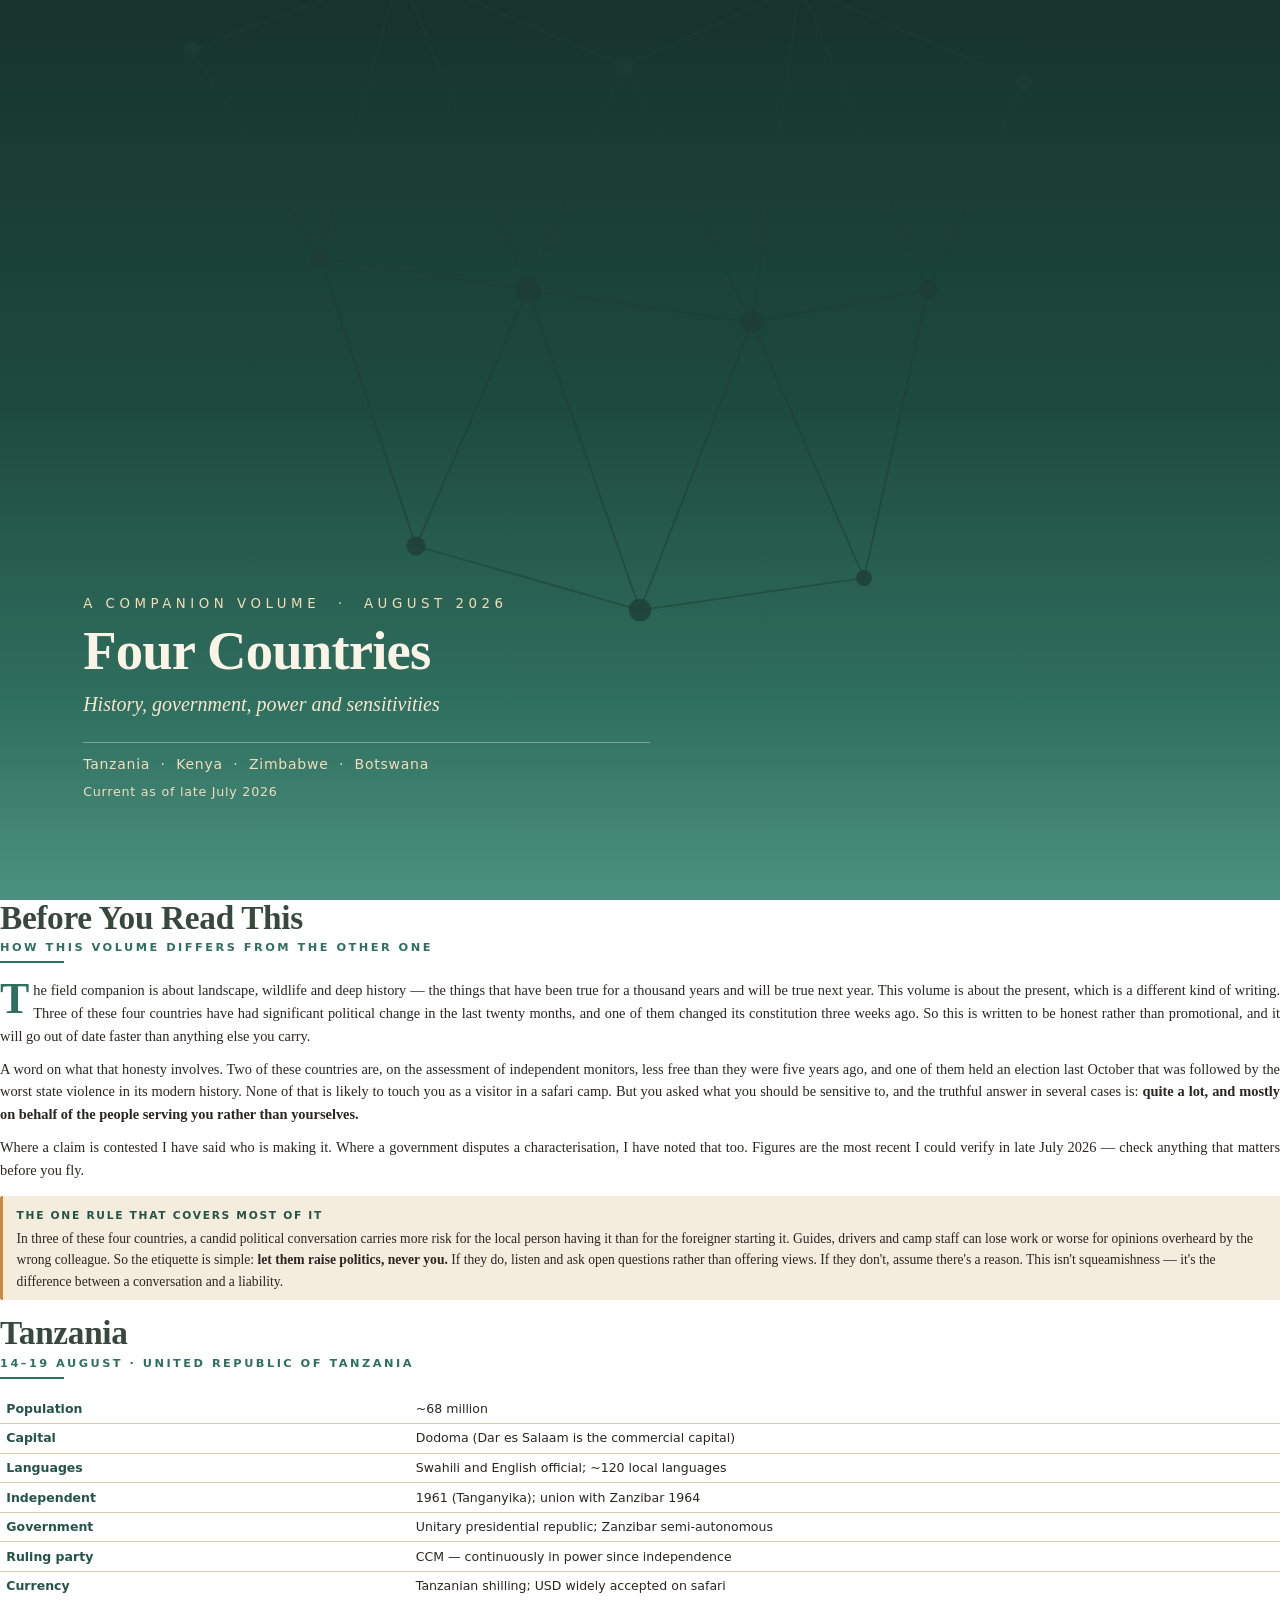
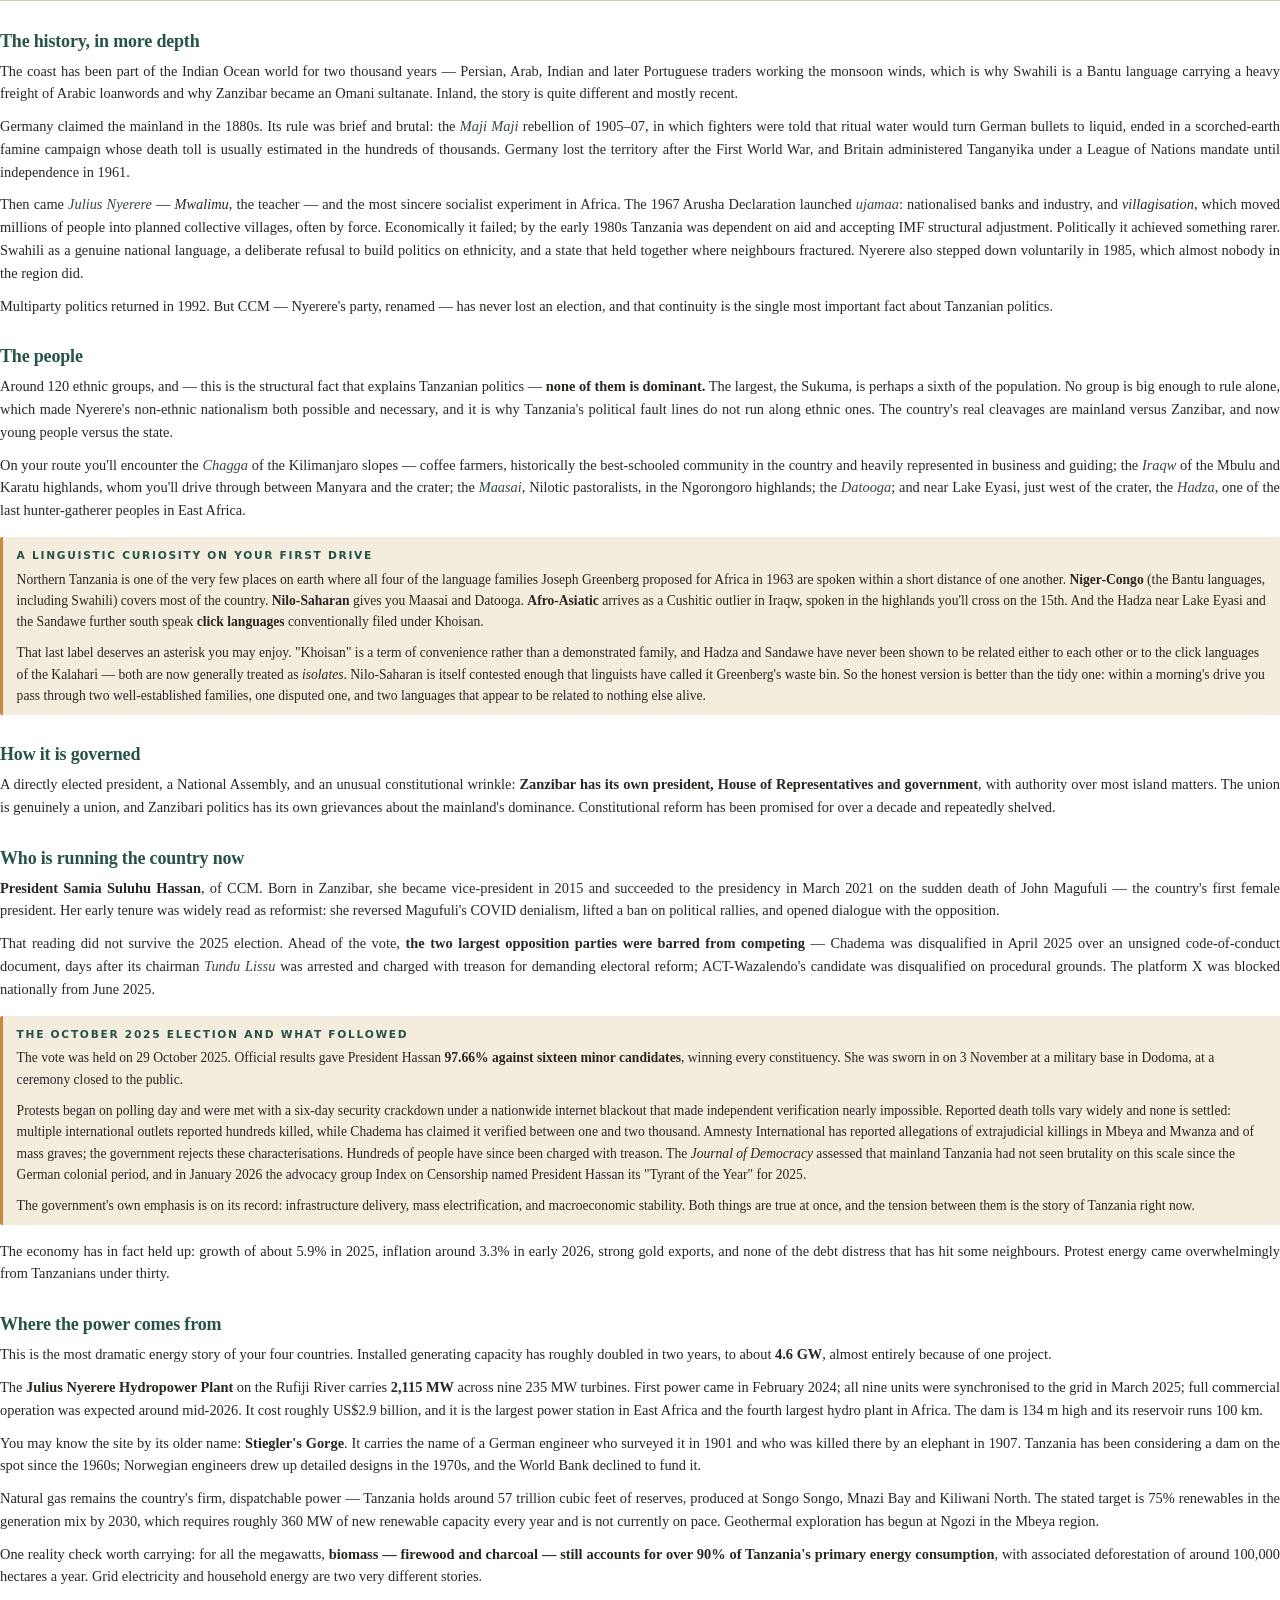
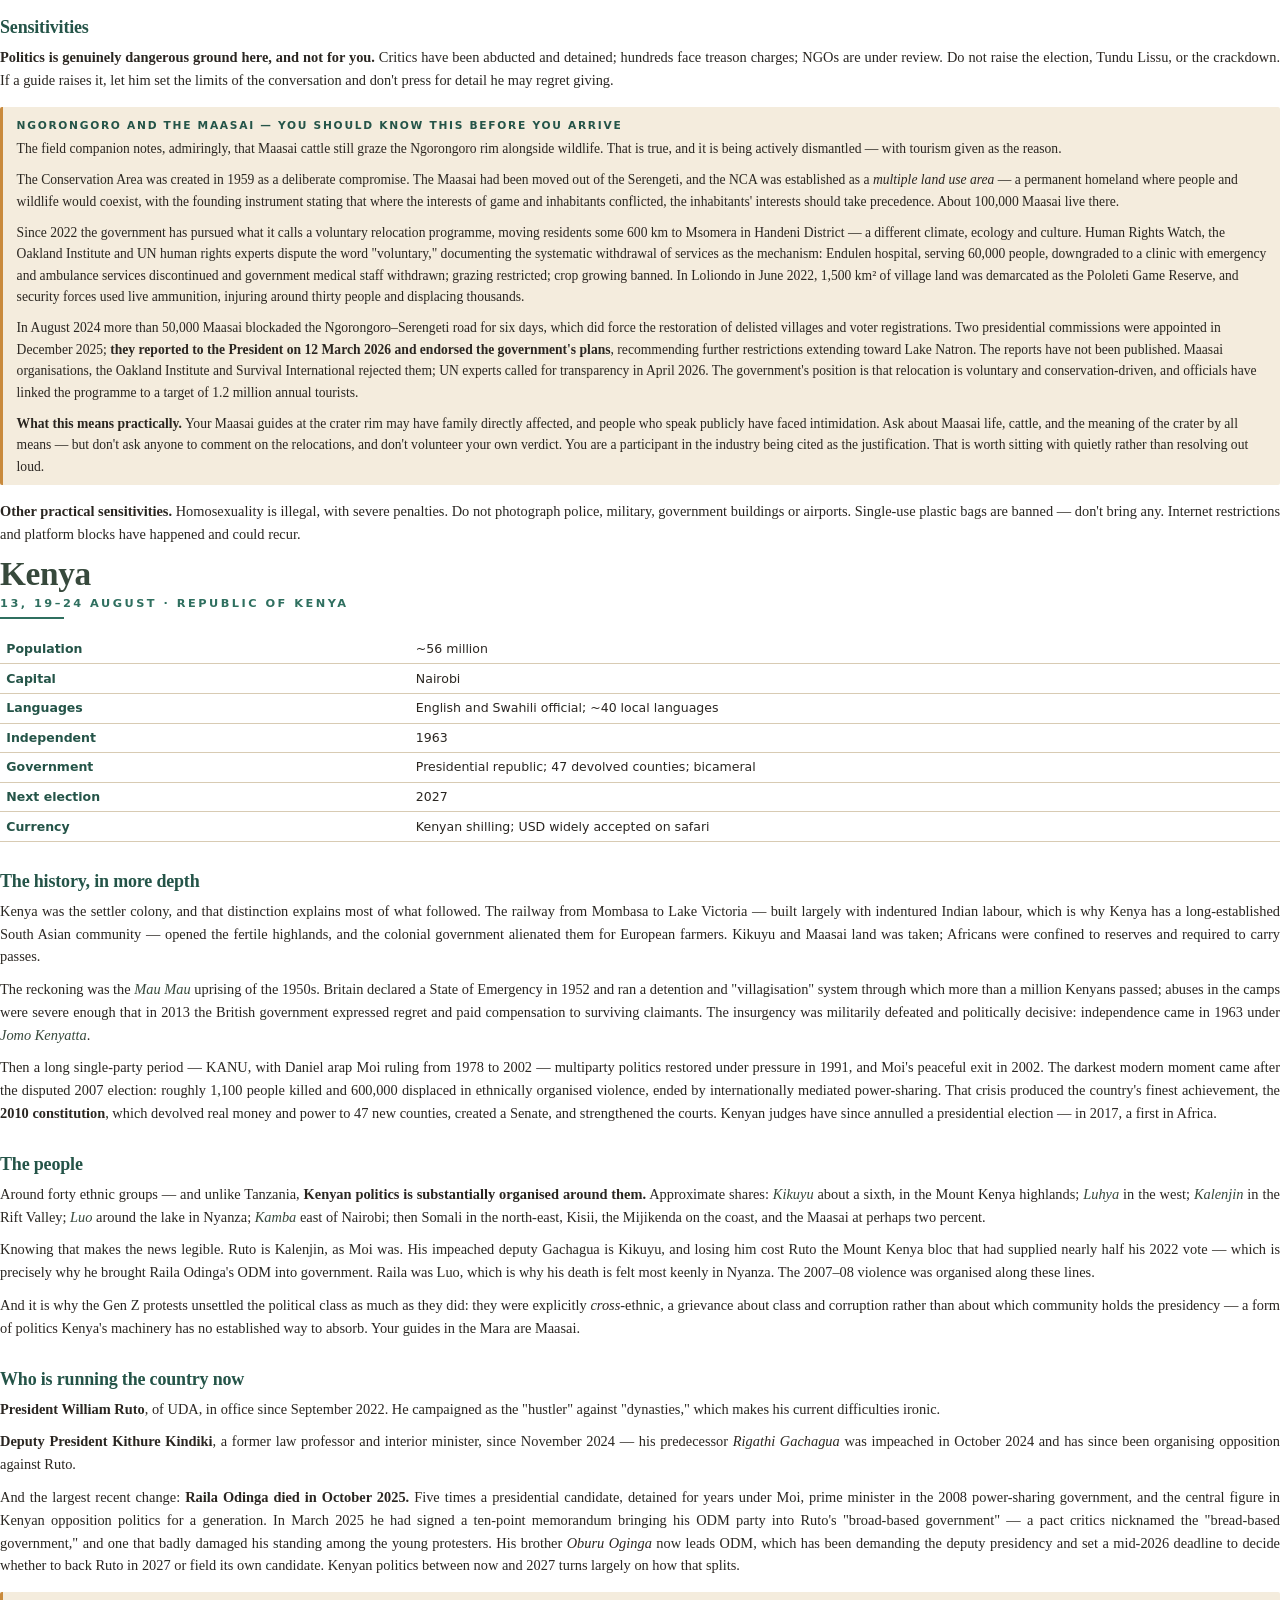
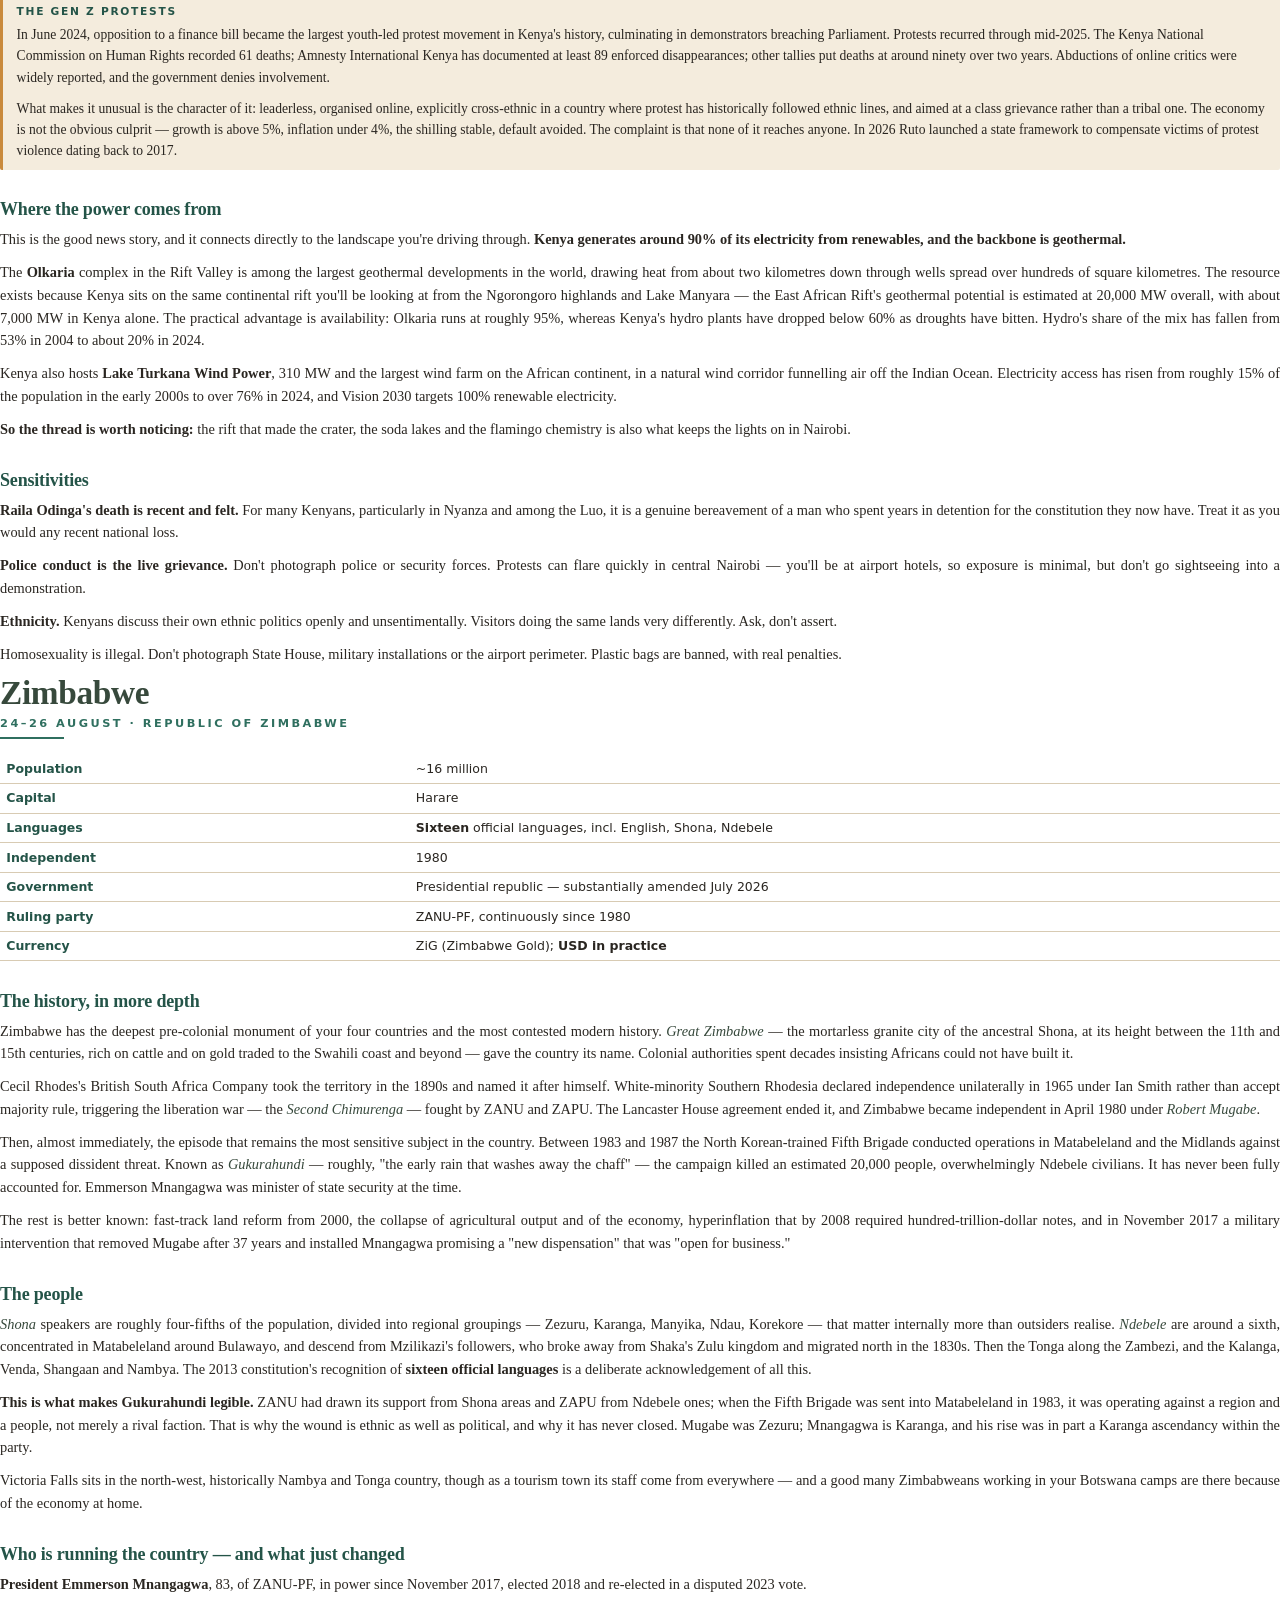
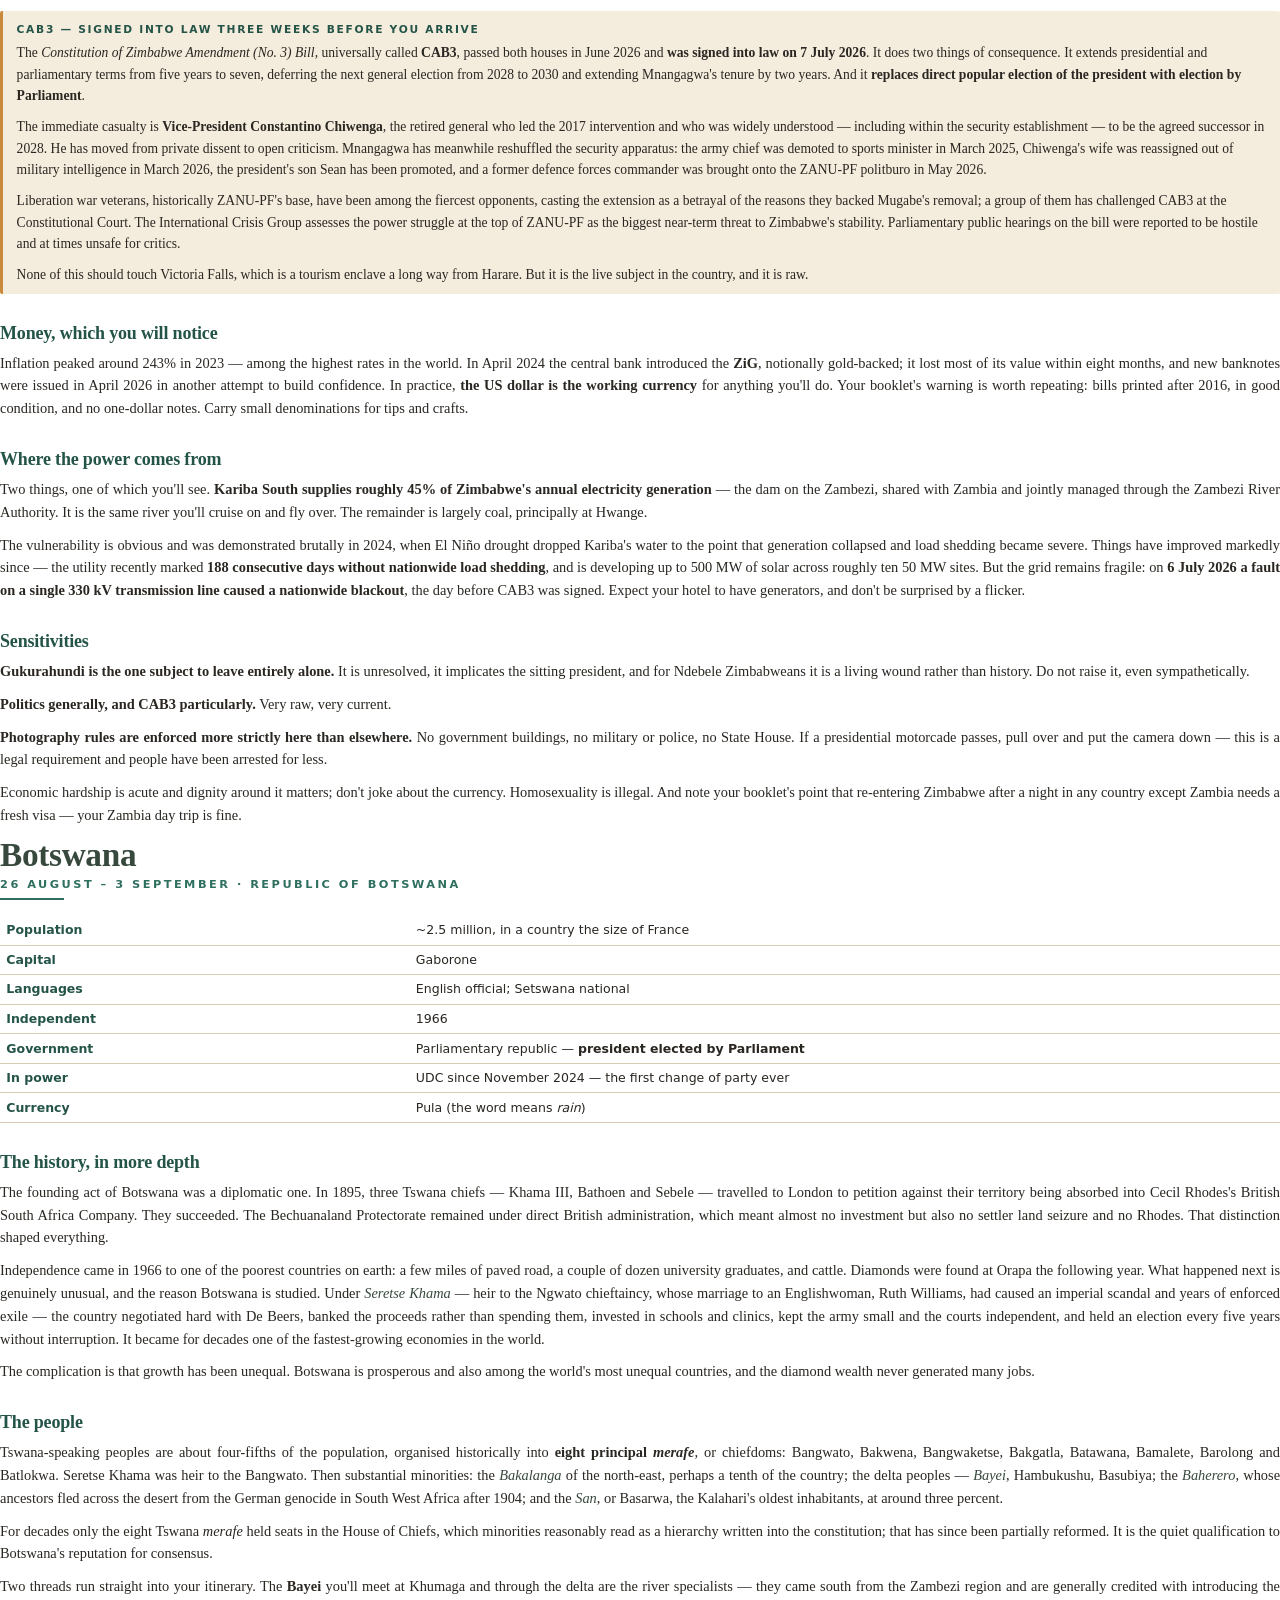
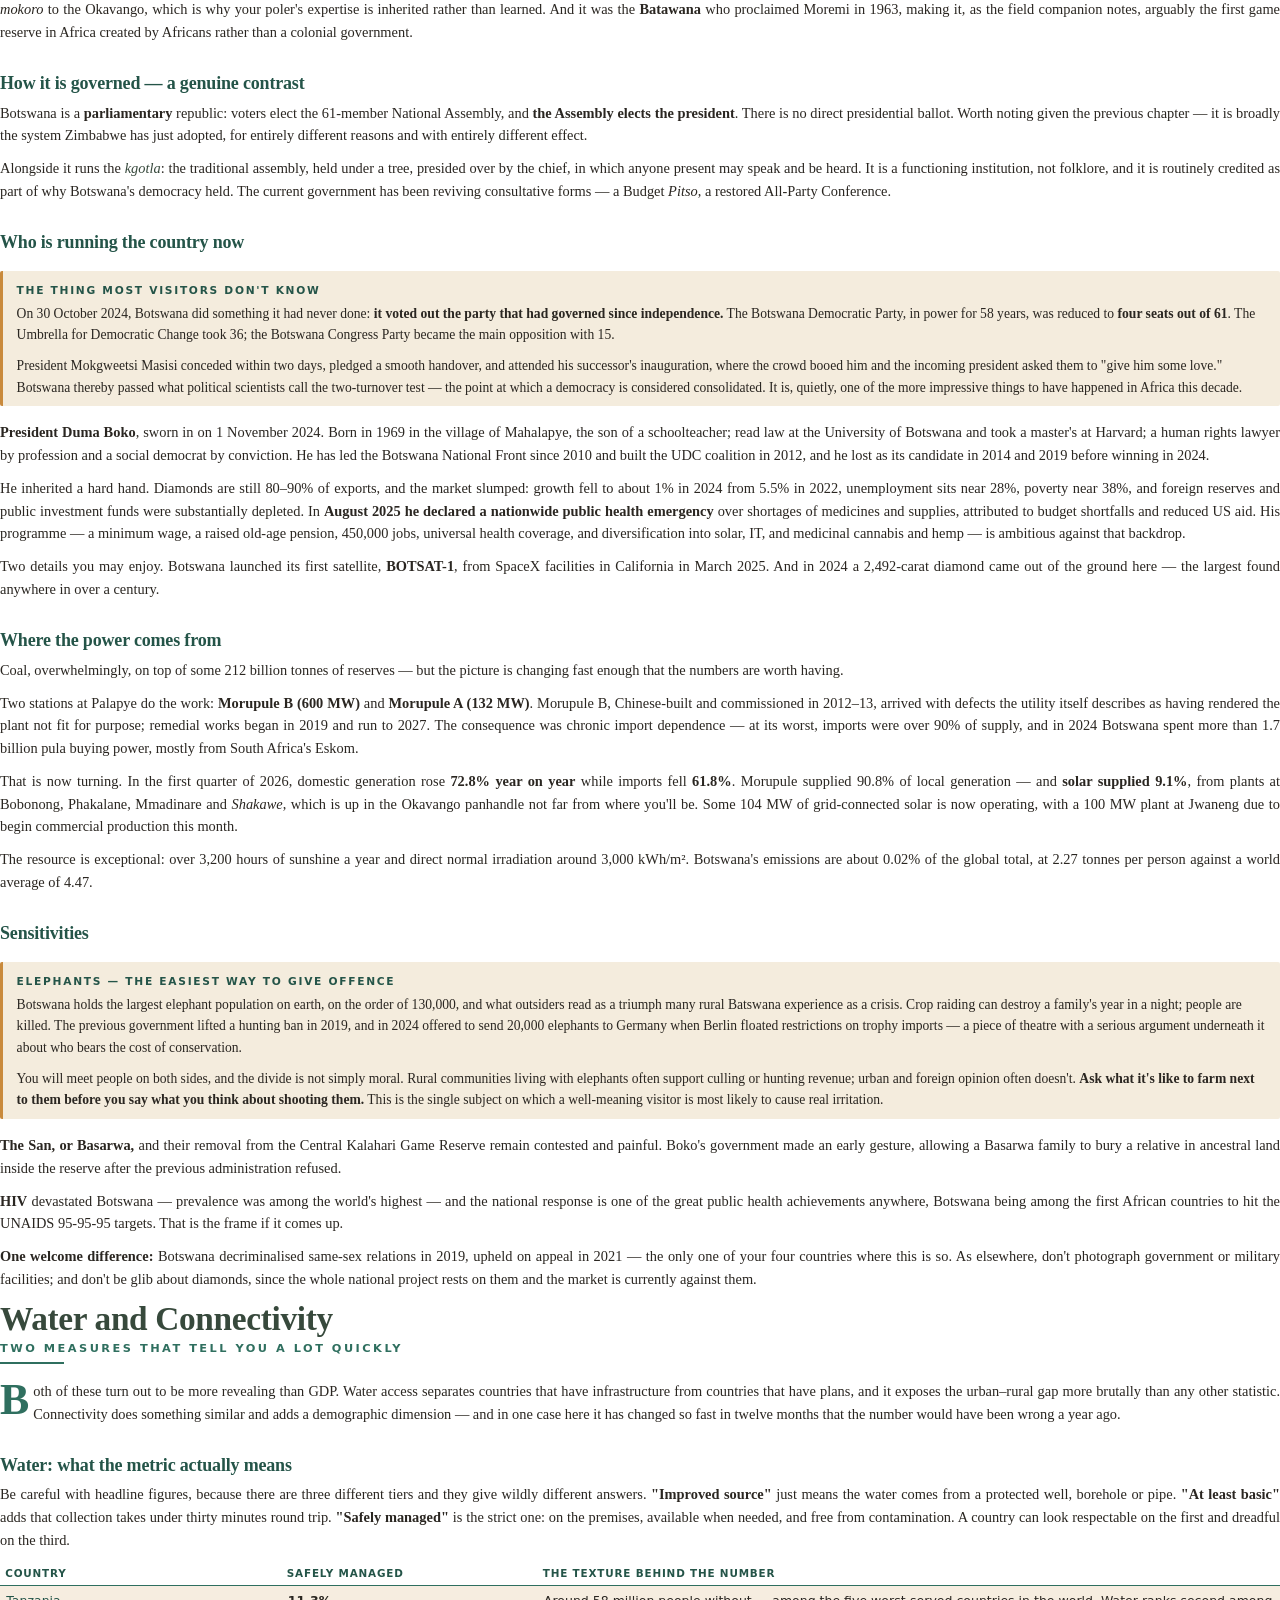
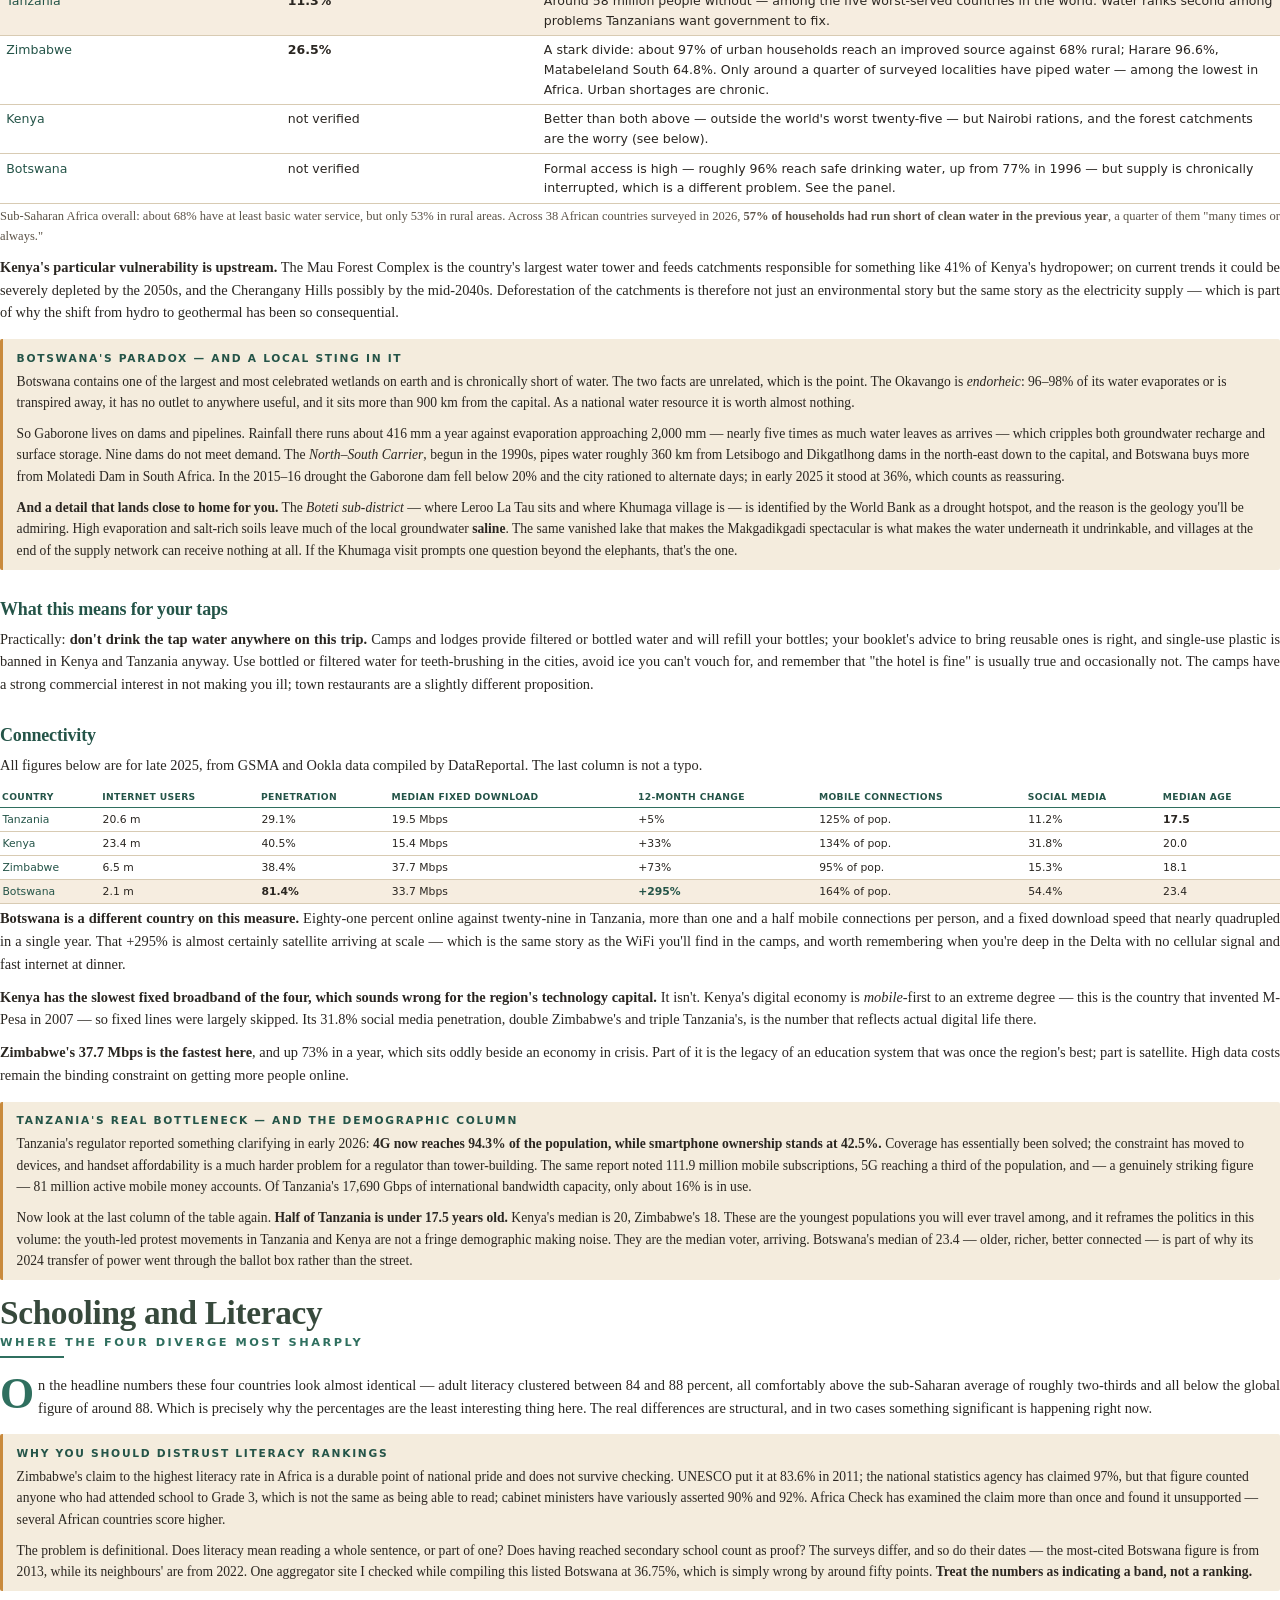
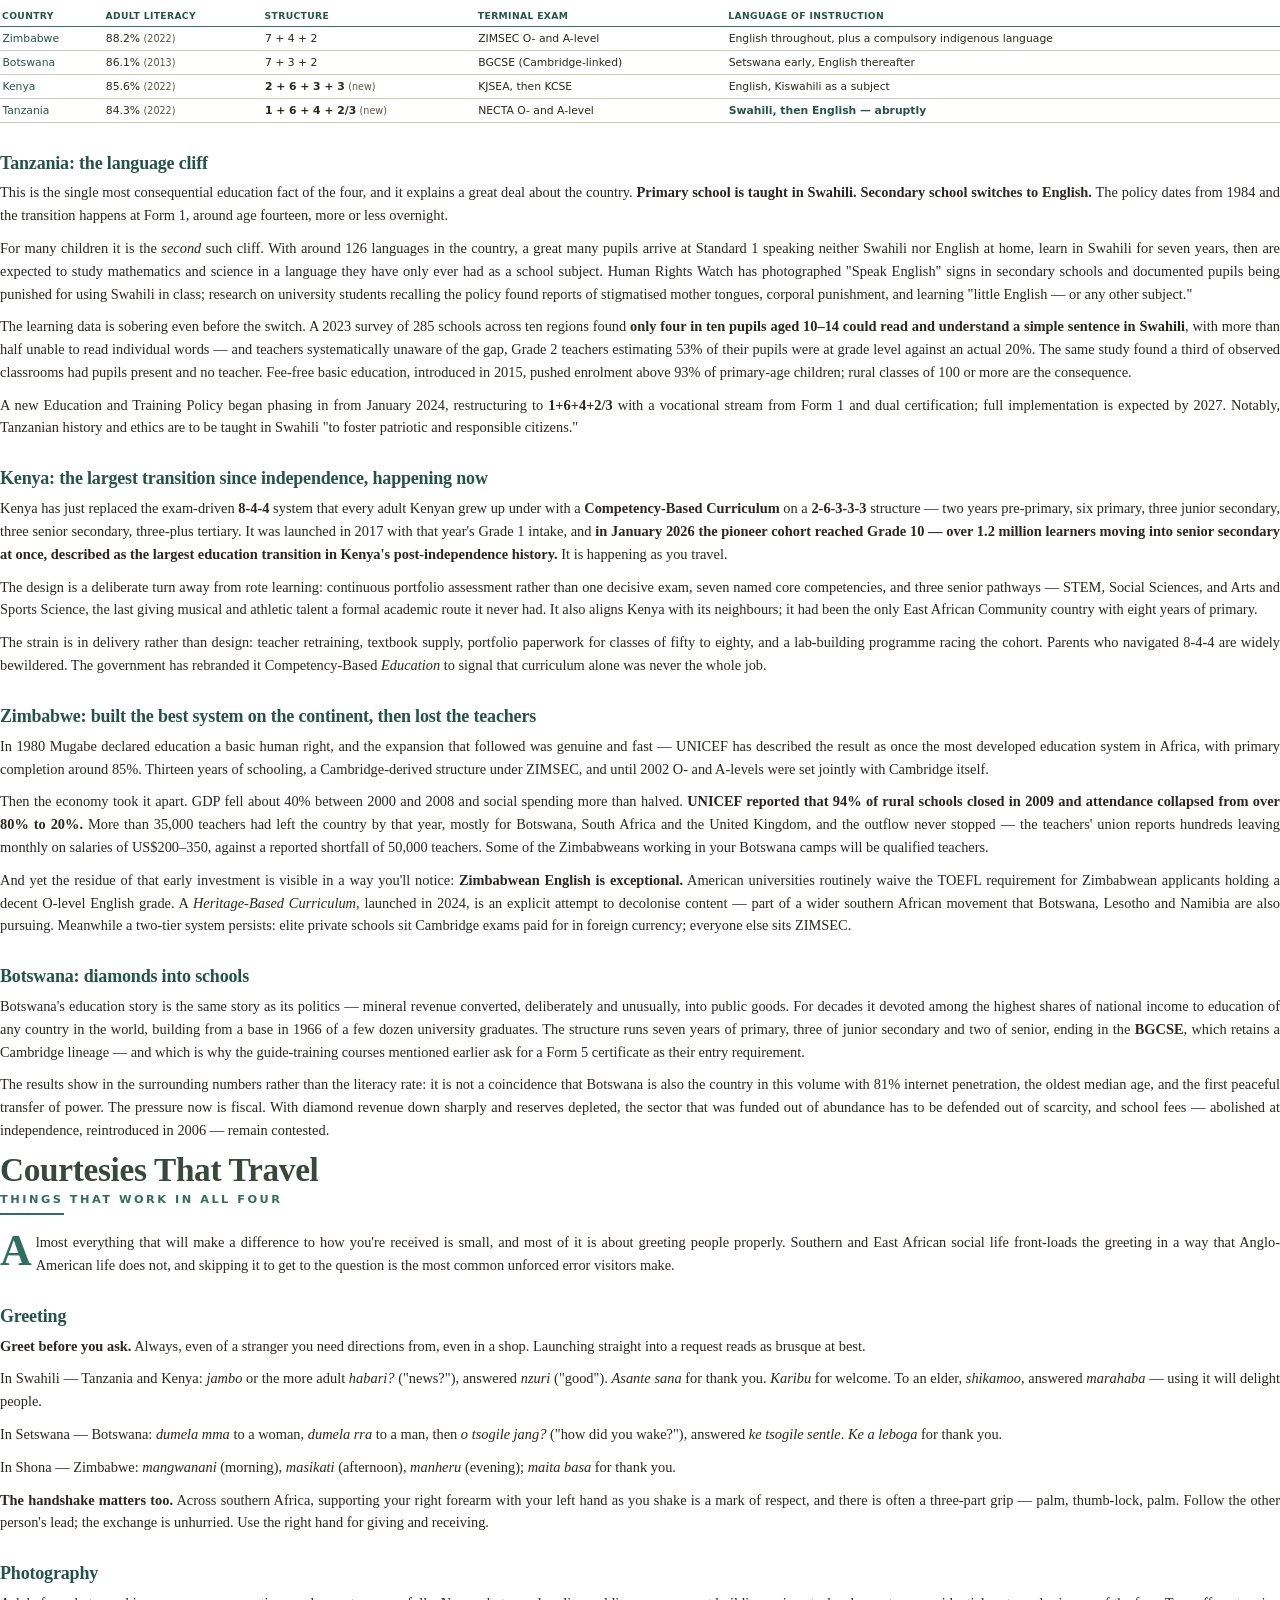
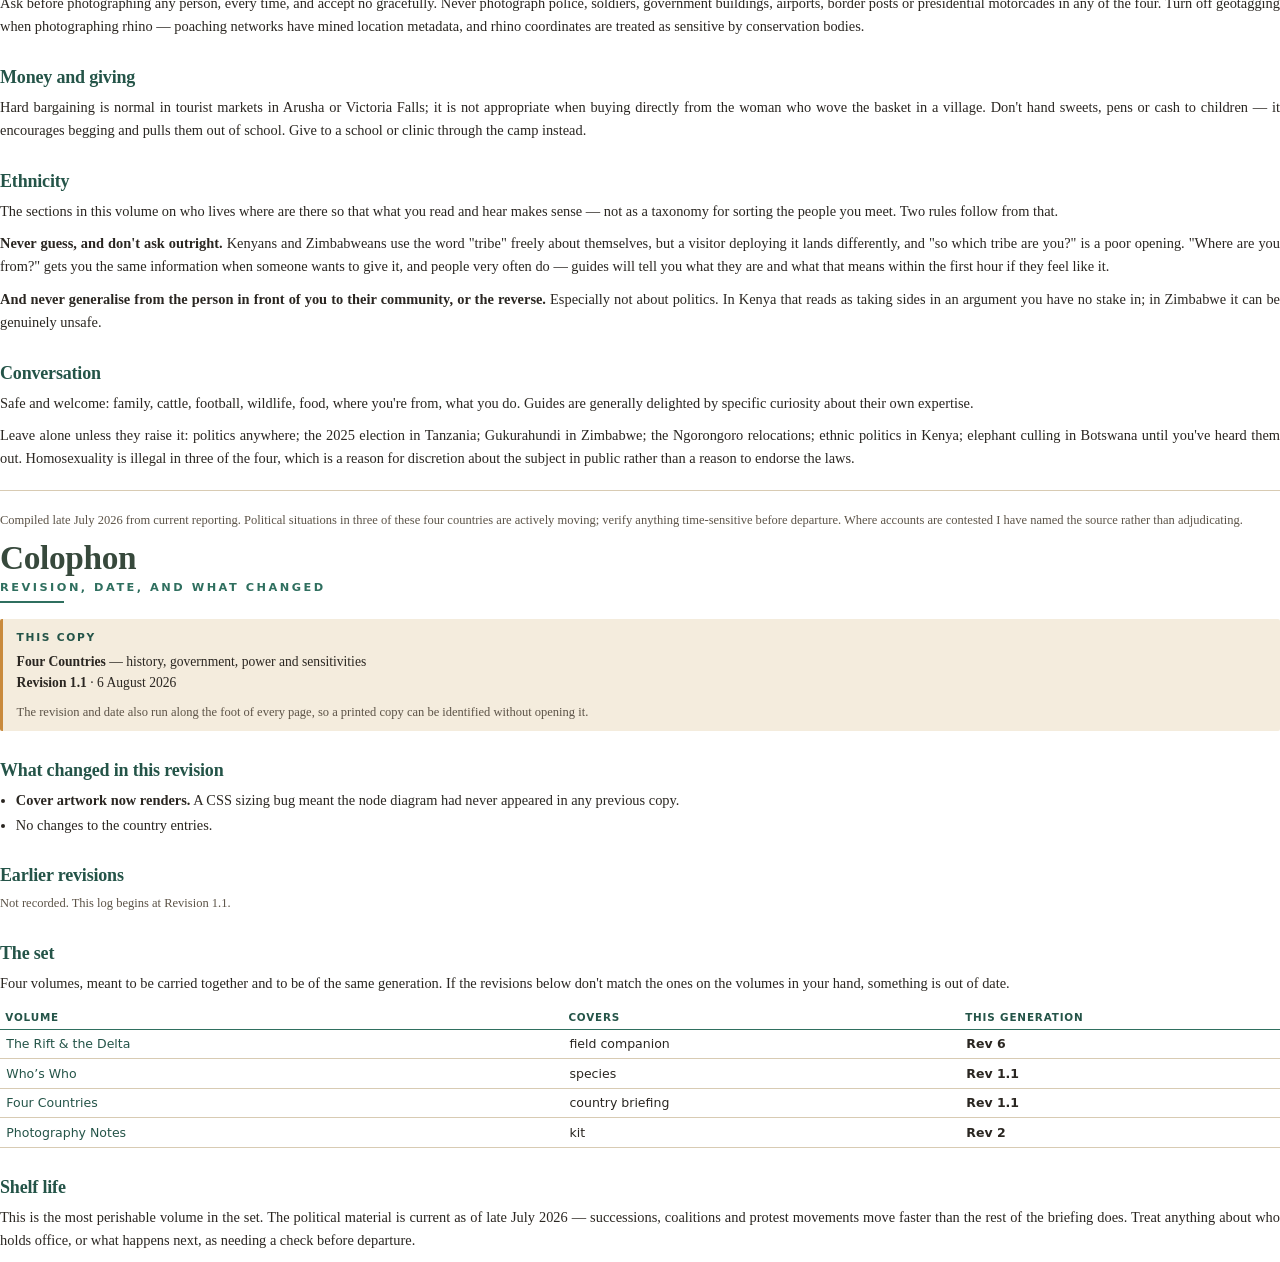
<file: html/Africa2026/country-briefing-SOURCE.html>
<!DOCTYPE html>
<html lang="en"><head><meta charset="utf-8"><title>Four Countries</title>
<style>
  :root{
    --ink:#2a2621;
    --soft:#5c5347;
    --terra:#2f6f5f;
    --terra-d:#245448;
    --green:#37493c;
    --gold:#c98a3c;
    --cream:#fbf7ef;
    --panel:#f4ecdd;
    --rule:#d8cbb3;
  }

  @page {
    size: Letter;
    margin: 24mm 20mm 20mm 20mm;
    @top-right{
      content: string(chaptitle);
      font-family: "Carlito","DejaVu Sans",sans-serif;
      font-size: 8pt; letter-spacing:.12em; text-transform:uppercase;
      color:#9a8f7c;
    }
    @top-left{
      content: "Safari 2026";
      font-family: "Carlito","DejaVu Sans",sans-serif;
      font-size: 8pt; letter-spacing:.12em; text-transform:uppercase;
      color:#c3b79f;
    }
    @bottom-left{
      content: "Four Countries · Rev 1.1 · 6 August 2026";
      font-family: "Carlito","DejaVu Sans",sans-serif;
      font-size: 7pt; letter-spacing:.06em; color:#bcb2a0;
    }
    @bottom-center{
      content: counter(page);
      font-family: "Carlito","DejaVu Sans",sans-serif;
      font-size: 9pt; color:#9a8f7c;
    }
  }
  @page cover { margin:0; @top-right{content:none} @top-left{content:none} @bottom-center{content:none} @bottom-left{content:none} }
  @page :first { @top-right{content:none} @top-left{content:none} }

  html{ font-family:"Lora","GFS Baskerville",Georgia,serif; color:var(--ink); }
  body{ margin:0; font-size:10.8pt; line-height:1.58; }

  p{ orphans:3; widows:3; margin:0 0 .7em 0; text-align:justify; -webkit-hyphens:auto; hyphens:auto; }
  p.first{ text-indent:0; }
  p.run{ text-indent:1.3em; margin-top:-.3em; }

  h1.chapter{
    string-set: chaptitle content(text);
    break-before: page;
    font-size:25pt; font-weight:700; line-height:1.08;
    color:var(--green); margin:0 0 .1em 0; letter-spacing:-.01em;
  }
  .kicker{
    font-family:"Carlito","DejaVu Sans",sans-serif;
    font-size:8.5pt; letter-spacing:.22em; text-transform:uppercase;
    color:var(--terra); margin:0 0 .35em 0; font-weight:700;
  }
  .chaprule{ height:2.2px; background:var(--terra); width:64px; margin:.15em 0 1.1em 0; border:0;}
  h2{
    font-size:13.5pt; color:var(--terra-d); font-weight:700;
    margin:1.4em 0 .25em 0; letter-spacing:-.01em;
  }
  h3{
    font-family:"Carlito","DejaVu Sans",sans-serif;
    font-size:9pt; letter-spacing:.14em; text-transform:uppercase;
    color:var(--green); font-weight:700; margin:1.2em 0 .3em 0;
  }

  /* drop cap on chapter openers */
  p.lead::first-letter{
    font-size:3.05em; line-height:.82; float:left;
    padding:.05em .09em 0 0; color:var(--terra);
    font-weight:700;
  }
  p.lead{ text-indent:0; }

  .panel{
    background:var(--panel);
    border-left:3px solid var(--gold);
    padding:.85em 1em .6em 1em;
    margin:1.1em 0; border-radius:2px;
    break-inside:avoid;
    font-size:10.2pt;
  }
  .panel .h{
    font-family:"Carlito","DejaVu Sans",sans-serif;
    font-size:8pt; letter-spacing:.16em; text-transform:uppercase;
    color:var(--terra-d); font-weight:700; margin:0 0 .3em 0;
  }
  .panel p{ text-align:left; }
  .panel p:last-child{ margin-bottom:0; }

  .watch{
    background:#eef2ec;
    border-left:3px solid var(--green);
    padding:.85em 1em .6em 1em;
    margin:1.1em 0; border-radius:2px;
    break-inside:avoid;
    font-size:10.1pt;
  }
  .watch .h{
    font-family:"Carlito","DejaVu Sans",sans-serif;
    font-size:8pt; letter-spacing:.16em; text-transform:uppercase;
    color:var(--green); font-weight:700; margin:0 0 .35em 0;
  }
  .watch p{ text-align:left; margin-bottom:.45em; }
  .watch p:last-child{ margin-bottom:0; }
  .watch .grp{ font-family:"Carlito","DejaVu Sans",sans-serif; font-size:8.2pt;
     letter-spacing:.1em; text-transform:uppercase; color:var(--terra-d); font-weight:700; }
  .star{ color:var(--terra); font-weight:700; }

  .camp{ break-inside:avoid; margin:0 0 .95em 0; }
  .camphead{
    font-family:"Carlito","DejaVu Sans",sans-serif; font-size:10pt; font-weight:700;
    color:var(--green); border-bottom:1.5px solid var(--terra);
    padding-bottom:.18em; margin:0 0 .3em 0;
  }
  .camphead .meta{ float:right; color:var(--terra-d); font-weight:700; letter-spacing:.05em; font-size:8.2pt; }
  .camp p{ font-size:10pt; text-align:left; margin:0 0 .35em 0; }
  .camp p:last-child{ margin-bottom:0; }
  .heads{ color:var(--terra-d); font-weight:700; }

  .askblock{ break-inside:avoid; margin:0 0 1.05em 0; }
  .askhead{
    font-family:"Carlito","DejaVu Sans",sans-serif; font-size:9.5pt; font-weight:700;
    color:var(--green); border-bottom:1.5px solid var(--terra);
    padding-bottom:.2em; margin:0 0 .35em 0;
  }
  .askhead .when{ float:right; color:var(--terra-d); font-weight:700; letter-spacing:.06em; font-size:8.5pt; }
  .askblock ul{ margin:.25em 0 .3em 0; padding-left:1.05em; list-style:none; }
  .askblock li{ margin:.2em 0; text-indent:-1.05em; padding-left:1.05em; font-size:9.9pt; }
  .askblock li::before{ content:"\25A1"; color:var(--gold); font-size:9pt; padding-right:.5em; }
  .askblock .ctx{ font-size:9.2pt; color:var(--soft); font-style:italic; margin:.1em 0 .3em 0; }

  em.term{ font-style:italic; color:var(--green); }
  .small{ font-size:9.4pt; color:var(--soft); }

  table.mv.wide{ font-size:8.1pt; }
  table.mv.wide th{ font-size:6.9pt; letter-spacing:.04em; padding:.3em .22em; }
  table.mv.wide td{ padding:.28em .22em; }
  table.mv{ width:100%; border-collapse:collapse; font-size:9.4pt; margin:.6em 0 .3em 0; break-inside:avoid;
            font-family:"Carlito","DejaVu Sans",sans-serif;}
  table.mv th{ text-align:left; border-bottom:1.5px solid var(--terra);
     padding:.35em .5em; color:var(--terra-d); text-transform:uppercase; letter-spacing:.08em; font-size:7.8pt;}
  table.mv td{ padding:.35em .5em; border-bottom:.6px solid var(--rule); vertical-align:top; }
  table.mv tr.heavy td{ background:#f6ede0; }
  .flag{ color:var(--terra-d); font-weight:700; }

  ul.tight{ margin:.2em 0 .7em 0; padding-left:1.1em; }
  ul.tight li{ margin:.12em 0; }

  .quietrule{ border:0; border-top:1px solid var(--rule); margin:1.4em 0; }

  /* ---- COVER ---- */
  .cover{ page:cover; height:100vh; box-sizing:border-box;
     background:
       linear-gradient(180deg, #6d4523 0%, #8a481f 42%, #a85a2c 70%, #c98a3c 100%);
     color:#fbf3e6; position:relative; overflow:hidden; }
  .cover .sky{ position:absolute; inset:0; top:0; left:0; width:100%; height:100%; }
  .cover .sun{ position:absolute; right:16%; top:20%; width:150px; height:150px;
     border-radius:50%; background:radial-gradient(circle,#ffe6b8 0%,#ffcf85 55%,rgba(255,207,133,0) 72%); }
  .cover .content{ position:absolute; left:0; right:0; bottom:0; padding:0 22mm 26mm 22mm; }
  .cover .eyebrow{ font-family:"Carlito","DejaVu Sans",sans-serif; letter-spacing:.34em;
     text-transform:uppercase; font-size:10pt; color:#f6dcb6; margin-bottom:.7em;}
  .cover h1{ font-size:41pt; line-height:1.02; margin:0 0 .18em 0; font-weight:700; letter-spacing:-.015em;}
  .cover .sub{ font-size:15pt; font-style:italic; color:#fbe6cf; margin:0 0 1.1em 0;}
  .cover .meta{ font-family:"Carlito","DejaVu Sans",sans-serif; font-size:9.5pt; letter-spacing:.06em;
     color:#f3dcbb; border-top:1px solid rgba(251,243,230,.35); padding-top:.8em; max-width:150mm;}
  .cover .route{ font-size:10.5pt; }
  .toc-note{ font-style:italic; color:var(--soft); }
</style>
    <style>
      .lbl{ font-family:"Carlito","DejaVu Sans",sans-serif; font-size:15px; font-weight:700; fill:#2a2621; }
      .dsc{ font-family:"Lora",Georgia,serif; font-style:italic; font-size:12.5px; fill:#5c5347; }
      .cty{ font-family:"Carlito","DejaVu Sans",sans-serif; font-size:10px; letter-spacing:.14em; fill:#9a8f7c; }
      .leg{ font-family:"Carlito","DejaVu Sans",sans-serif; font-size:11px; fill:#5c5347; }
    </style>


<style>
  .cover{ background: linear-gradient(180deg,#16332c 0%,#1e4a3e 45%,#2f6f5f 78%,#4c9280 100%); }
  .cover .sun{ display:none; }
  table.mv td{ border-bottom:.6px solid var(--rule); }
  table.mv tbody tr td:first-child{ color:var(--terra-d); }
  table.mv.wide{ font-size:8.1pt; }
  table.mv.wide th{ font-size:6.9pt; letter-spacing:.04em; padding:.3em .22em; }
  table.mv.wide td{ padding:.28em .22em; }
  table.mv.wide td .small{ font-size:7.2pt; }
  ul.tight{ break-inside:avoid; }
</style>

</head><body>
<!-- ================= COVER ================= -->
<section class="cover">
  <svg class="sky" viewBox="0 0 800 1000" preserveAspectRatio="xMidYMid slice" xmlns="http://www.w3.org/2000/svg">
    <g stroke="#1e3d34" stroke-width="1.1" fill="none" opacity="0.5">
      <path d="M120 250 L250 200 L390 260 L500 210 L640 270"/>
      <path d="M120 250 L200 380 L250 200"/>
      <path d="M250 200 L330 400 L390 260"/>
      <path d="M390 260 L470 420 L500 210"/>
      <path d="M500 210 L580 400 L640 270"/>
      <path d="M200 380 L330 400 L470 420 L580 400"/>
      <path d="M200 380 L260 560 L330 400"/>
      <path d="M330 400 L400 600 L470 420"/>
      <path d="M470 420 L540 580 L580 400"/>
      <path d="M260 560 L400 600 L540 580"/>
    </g>
    <g fill="#1e3d34" opacity="0.75">
      <circle cx="120" cy="250" r="5"/><circle cx="250" cy="200" r="7"/><circle cx="390" cy="260" r="6"/>
      <circle cx="500" cy="210" r="7"/><circle cx="640" cy="270" r="5"/><circle cx="200" cy="380" r="6"/>
      <circle cx="330" cy="400" r="8"/><circle cx="470" cy="420" r="7"/><circle cx="580" cy="400" r="6"/>
      <circle cx="260" cy="560" r="6"/><circle cx="400" cy="600" r="7"/><circle cx="540" cy="580" r="5"/>
    </g>
  </svg>
  <div class="content">
    <div class="eyebrow">A Companion Volume &nbsp;&middot;&nbsp; August 2026</div>
    <h1>Four Countries</h1>
    <div class="sub">History, government, power and sensitivities</div>
    <div class="meta">
      <div class="route">Tanzania &nbsp;&middot;&nbsp; Kenya &nbsp;&middot;&nbsp; Zimbabwe &nbsp;&middot;&nbsp; Botswana</div>
      <div style="margin-top:.5em;">Current as of late July 2026</div>
    </div>
  </div>
</section>

<!-- ================= INTRO ================= -->
<h1 class="chapter">Before You Read This</h1>
<p class="kicker">How this volume differs from the other one</p>
<hr class="chaprule">

<p class="lead">The field companion is about landscape, wildlife and deep history &mdash; the things that have been true for a thousand years and will be true next year. This volume is about the present, which is a different kind of writing. Three of these four countries have had significant political change in the last twenty months, and one of them changed its constitution three weeks ago. So this is written to be honest rather than promotional, and it will go out of date faster than anything else you carry.</p>

<p>A word on what that honesty involves. Two of these countries are, on the assessment of independent monitors, less free than they were five years ago, and one of them held an election last October that was followed by the worst state violence in its modern history. None of that is likely to touch you as a visitor in a safari camp. But you asked what you should be sensitive to, and the truthful answer in several cases is: <strong>quite a lot, and mostly on behalf of the people serving you rather than yourselves.</strong></p>

<p>Where a claim is contested I have said who is making it. Where a government disputes a characterisation, I have noted that too. Figures are the most recent I could verify in late July 2026 &mdash; check anything that matters before you fly.</p>

<div class="panel">
  <div class="h">The one rule that covers most of it</div>
  <p>In three of these four countries, a candid political conversation carries more risk for the local person having it than for the foreigner starting it. Guides, drivers and camp staff can lose work or worse for opinions overheard by the wrong colleague. So the etiquette is simple: <strong>let them raise politics, never you.</strong> If they do, listen and ask open questions rather than offering views. If they don't, assume there's a reason. This isn't squeamishness &mdash; it's the difference between a conversation and a liability.</p>
</div>

<!-- ================= TANZANIA ================= -->
<h1 class="chapter">Tanzania</h1>
<p class="kicker">14&ndash;19 August &middot; United Republic of Tanzania</p>
<hr class="chaprule">

<table class="mv">
  <tbody>
    <tr><td style="width:32%"><strong>Population</strong></td><td>~68 million</td></tr>
    <tr><td><strong>Capital</strong></td><td>Dodoma (Dar es Salaam is the commercial capital)</td></tr>
    <tr><td><strong>Languages</strong></td><td>Swahili and English official; ~120 local languages</td></tr>
    <tr><td><strong>Independent</strong></td><td>1961 (Tanganyika); union with Zanzibar 1964</td></tr>
    <tr><td><strong>Government</strong></td><td>Unitary presidential republic; Zanzibar semi-autonomous</td></tr>
    <tr><td><strong>Ruling party</strong></td><td>CCM &mdash; continuously in power since independence</td></tr>
    <tr><td><strong>Currency</strong></td><td>Tanzanian shilling; USD widely accepted on safari</td></tr>
  </tbody>
</table>

<h2>The history, in more depth</h2>
<p>The coast has been part of the Indian Ocean world for two thousand years &mdash; Persian, Arab, Indian and later Portuguese traders working the monsoon winds, which is why Swahili is a Bantu language carrying a heavy freight of Arabic loanwords and why Zanzibar became an Omani sultanate. Inland, the story is quite different and mostly recent.</p>
<p>Germany claimed the mainland in the 1880s. Its rule was brief and brutal: the <em class="term">Maji Maji</em> rebellion of 1905&ndash;07, in which fighters were told that ritual water would turn German bullets to liquid, ended in a scorched-earth famine campaign whose death toll is usually estimated in the hundreds of thousands. Germany lost the territory after the First World War, and Britain administered Tanganyika under a League of Nations mandate until independence in 1961.</p>
<p>Then came <em class="term">Julius Nyerere</em> &mdash; <em>Mwalimu</em>, the teacher &mdash; and the most sincere socialist experiment in Africa. The 1967 Arusha Declaration launched <em class="term">ujamaa</em>: nationalised banks and industry, and <em>villagisation</em>, which moved millions of people into planned collective villages, often by force. Economically it failed; by the early 1980s Tanzania was dependent on aid and accepting IMF structural adjustment. Politically it achieved something rarer. Swahili as a genuine national language, a deliberate refusal to build politics on ethnicity, and a state that held together where neighbours fractured. Nyerere also stepped down voluntarily in 1985, which almost nobody in the region did.</p>
<p>Multiparty politics returned in 1992. But CCM &mdash; Nyerere's party, renamed &mdash; has never lost an election, and that continuity is the single most important fact about Tanzanian politics.</p>

<h2>The people</h2>
<p>Around 120 ethnic groups, and &mdash; this is the structural fact that explains Tanzanian politics &mdash; <strong>none of them is dominant.</strong> The largest, the Sukuma, is perhaps a sixth of the population. No group is big enough to rule alone, which made Nyerere's non-ethnic nationalism both possible and necessary, and it is why Tanzania's political fault lines do not run along ethnic ones. The country's real cleavages are mainland versus Zanzibar, and now young people versus the state.</p>
<p>On your route you'll encounter the <em class="term">Chagga</em> of the Kilimanjaro slopes &mdash; coffee farmers, historically the best-schooled community in the country and heavily represented in business and guiding; the <em class="term">Iraqw</em> of the Mbulu and Karatu highlands, whom you'll drive through between Manyara and the crater; the <em class="term">Maasai</em>, Nilotic pastoralists, in the Ngorongoro highlands; the <em class="term">Datooga</em>; and near Lake Eyasi, just west of the crater, the <em class="term">Hadza</em>, one of the last hunter-gatherer peoples in East Africa.</p>

<div class="panel">
  <div class="h">A linguistic curiosity on your first drive</div>
  <p>Northern Tanzania is one of the very few places on earth where all four of the language families Joseph Greenberg proposed for Africa in 1963 are spoken within a short distance of one another. <strong>Niger-Congo</strong> (the Bantu languages, including Swahili) covers most of the country. <strong>Nilo-Saharan</strong> gives you Maasai and Datooga. <strong>Afro-Asiatic</strong> arrives as a Cushitic outlier in Iraqw, spoken in the highlands you'll cross on the 15th. And the Hadza near Lake Eyasi and the Sandawe further south speak <strong>click languages</strong> conventionally filed under Khoisan.</p>
  <p>That last label deserves an asterisk you may enjoy. "Khoisan" is a term of convenience rather than a demonstrated family, and Hadza and Sandawe have never been shown to be related either to each other or to the click languages of the Kalahari &mdash; both are now generally treated as <em>isolates</em>. Nilo-Saharan is itself contested enough that linguists have called it Greenberg's waste bin. So the honest version is better than the tidy one: within a morning's drive you pass through two well-established families, one disputed one, and two languages that appear to be related to nothing else alive.</p>
</div>

<h2>How it is governed</h2>
<p>A directly elected president, a National Assembly, and an unusual constitutional wrinkle: <strong>Zanzibar has its own president, House of Representatives and government</strong>, with authority over most island matters. The union is genuinely a union, and Zanzibari politics has its own grievances about the mainland's dominance. Constitutional reform has been promised for over a decade and repeatedly shelved.</p>

<h2>Who is running the country now</h2>
<p><strong>President Samia Suluhu Hassan</strong>, of CCM. Born in Zanzibar, she became vice-president in 2015 and succeeded to the presidency in March 2021 on the sudden death of John Magufuli &mdash; the country's first female president. Her early tenure was widely read as reformist: she reversed Magufuli's COVID denialism, lifted a ban on political rallies, and opened dialogue with the opposition.</p>
<p>That reading did not survive the 2025 election. Ahead of the vote, <strong>the two largest opposition parties were barred from competing</strong> &mdash; Chadema was disqualified in April 2025 over an unsigned code-of-conduct document, days after its chairman <em class="term">Tundu Lissu</em> was arrested and charged with treason for demanding electoral reform; ACT-Wazalendo's candidate was disqualified on procedural grounds. The platform X was blocked nationally from June 2025.</p>

<div class="panel">
  <div class="h">The October 2025 election and what followed</div>
  <p>The vote was held on 29 October 2025. Official results gave President Hassan <strong>97.66% against sixteen minor candidates</strong>, winning every constituency. She was sworn in on 3 November at a military base in Dodoma, at a ceremony closed to the public.</p>
  <p>Protests began on polling day and were met with a six-day security crackdown under a nationwide internet blackout that made independent verification nearly impossible. Reported death tolls vary widely and none is settled: multiple international outlets reported hundreds killed, while Chadema has claimed it verified between one and two thousand. Amnesty International has reported allegations of extrajudicial killings in Mbeya and Mwanza and of mass graves; the government rejects these characterisations. Hundreds of people have since been charged with treason. The <em>Journal of Democracy</em> assessed that mainland Tanzania had not seen brutality on this scale since the German colonial period, and in January 2026 the advocacy group Index on Censorship named President Hassan its "Tyrant of the Year" for 2025.</p>
  <p>The government's own emphasis is on its record: infrastructure delivery, mass electrification, and macroeconomic stability. Both things are true at once, and the tension between them is the story of Tanzania right now.</p>
</div>

<p>The economy has in fact held up: growth of about 5.9% in 2025, inflation around 3.3% in early 2026, strong gold exports, and none of the debt distress that has hit some neighbours. Protest energy came overwhelmingly from Tanzanians under thirty.</p>

<h2>Where the power comes from</h2>
<p>This is the most dramatic energy story of your four countries. Installed generating capacity has roughly doubled in two years, to about <strong>4.6 GW</strong>, almost entirely because of one project.</p>
<p>The <strong>Julius Nyerere Hydropower Plant</strong> on the Rufiji River carries <strong>2,115 MW</strong> across nine 235 MW turbines. First power came in February 2024; all nine units were synchronised to the grid in March 2025; full commercial operation was expected around mid-2026. It cost roughly US$2.9 billion, and it is the largest power station in East Africa and the fourth largest hydro plant in Africa. The dam is 134 m high and its reservoir runs 100 km.</p>
<p>You may know the site by its older name: <strong>Stiegler's Gorge</strong>. It carries the name of a German engineer who surveyed it in 1901 and who was killed there by an elephant in 1907. Tanzania has been considering a dam on the spot since the 1960s; Norwegian engineers drew up detailed designs in the 1970s, and the World Bank declined to fund it.</p>
<p>Natural gas remains the country's firm, dispatchable power &mdash; Tanzania holds around 57 trillion cubic feet of reserves, produced at Songo Songo, Mnazi Bay and Kiliwani North. The stated target is 75% renewables in the generation mix by 2030, which requires roughly 360 MW of new renewable capacity every year and is not currently on pace. Geothermal exploration has begun at Ngozi in the Mbeya region.</p>
<p>One reality check worth carrying: for all the megawatts, <strong>biomass &mdash; firewood and charcoal &mdash; still accounts for over 90% of Tanzania's primary energy consumption</strong>, with associated deforestation of around 100,000 hectares a year. Grid electricity and household energy are two very different stories.</p>

<h2>Sensitivities</h2>
<p><strong>Politics is genuinely dangerous ground here, and not for you.</strong> Critics have been abducted and detained; hundreds face treason charges; NGOs are under review. Do not raise the election, Tundu Lissu, or the crackdown. If a guide raises it, let him set the limits of the conversation and don't press for detail he may regret giving.</p>

<div class="panel">
  <div class="h">Ngorongoro and the Maasai &mdash; you should know this before you arrive</div>
  <p>The field companion notes, admiringly, that Maasai cattle still graze the Ngorongoro rim alongside wildlife. That is true, and it is being actively dismantled &mdash; with tourism given as the reason.</p>
  <p>The Conservation Area was created in 1959 as a deliberate compromise. The Maasai had been moved out of the Serengeti, and the NCA was established as a <em>multiple land use area</em> &mdash; a permanent homeland where people and wildlife would coexist, with the founding instrument stating that where the interests of game and inhabitants conflicted, the inhabitants' interests should take precedence. About 100,000 Maasai live there.</p>
  <p>Since 2022 the government has pursued what it calls a voluntary relocation programme, moving residents some 600 km to Msomera in Handeni District &mdash; a different climate, ecology and culture. Human Rights Watch, the Oakland Institute and UN human rights experts dispute the word "voluntary," documenting the systematic withdrawal of services as the mechanism: Endulen hospital, serving 60,000 people, downgraded to a clinic with emergency and ambulance services discontinued and government medical staff withdrawn; grazing restricted; crop growing banned. In Loliondo in June 2022, 1,500 km&sup2; of village land was demarcated as the Pololeti Game Reserve, and security forces used live ammunition, injuring around thirty people and displacing thousands.</p>
  <p>In August 2024 more than 50,000 Maasai blockaded the Ngorongoro&ndash;Serengeti road for six days, which did force the restoration of delisted villages and voter registrations. Two presidential commissions were appointed in December 2025; <strong>they reported to the President on 12 March 2026 and endorsed the government's plans</strong>, recommending further restrictions extending toward Lake Natron. The reports have not been published. Maasai organisations, the Oakland Institute and Survival International rejected them; UN experts called for transparency in April 2026. The government's position is that relocation is voluntary and conservation-driven, and officials have linked the programme to a target of 1.2 million annual tourists.</p>
  <p><strong>What this means practically.</strong> Your Maasai guides at the crater rim may have family directly affected, and people who speak publicly have faced intimidation. Ask about Maasai life, cattle, and the meaning of the crater by all means &mdash; but don't ask anyone to comment on the relocations, and don't volunteer your own verdict. You are a participant in the industry being cited as the justification. That is worth sitting with quietly rather than resolving out loud.</p>
</div>

<p><strong>Other practical sensitivities.</strong> Homosexuality is illegal, with severe penalties. Do not photograph police, military, government buildings or airports. Single-use plastic bags are banned &mdash; don't bring any. Internet restrictions and platform blocks have happened and could recur.</p>

<!-- ================= KENYA ================= -->
<h1 class="chapter">Kenya</h1>
<p class="kicker">13, 19&ndash;24 August &middot; Republic of Kenya</p>
<hr class="chaprule">

<table class="mv">
  <tbody>
    <tr><td style="width:32%"><strong>Population</strong></td><td>~56 million</td></tr>
    <tr><td><strong>Capital</strong></td><td>Nairobi</td></tr>
    <tr><td><strong>Languages</strong></td><td>English and Swahili official; ~40 local languages</td></tr>
    <tr><td><strong>Independent</strong></td><td>1963</td></tr>
    <tr><td><strong>Government</strong></td><td>Presidential republic; 47 devolved counties; bicameral</td></tr>
    <tr><td><strong>Next election</strong></td><td>2027</td></tr>
    <tr><td><strong>Currency</strong></td><td>Kenyan shilling; USD widely accepted on safari</td></tr>
  </tbody>
</table>

<h2>The history, in more depth</h2>
<p>Kenya was the settler colony, and that distinction explains most of what followed. The railway from Mombasa to Lake Victoria &mdash; built largely with indentured Indian labour, which is why Kenya has a long-established South Asian community &mdash; opened the fertile highlands, and the colonial government alienated them for European farmers. Kikuyu and Maasai land was taken; Africans were confined to reserves and required to carry passes.</p>
<p>The reckoning was the <em class="term">Mau Mau</em> uprising of the 1950s. Britain declared a State of Emergency in 1952 and ran a detention and "villagisation" system through which more than a million Kenyans passed; abuses in the camps were severe enough that in 2013 the British government expressed regret and paid compensation to surviving claimants. The insurgency was militarily defeated and politically decisive: independence came in 1963 under <em class="term">Jomo Kenyatta</em>.</p>
<p>Then a long single-party period &mdash; KANU, with Daniel arap Moi ruling from 1978 to 2002 &mdash; multiparty politics restored under pressure in 1991, and Moi's peaceful exit in 2002. The darkest modern moment came after the disputed 2007 election: roughly 1,100 people killed and 600,000 displaced in ethnically organised violence, ended by internationally mediated power-sharing. That crisis produced the country's finest achievement, the <strong>2010 constitution</strong>, which devolved real money and power to 47 new counties, created a Senate, and strengthened the courts. Kenyan judges have since annulled a presidential election &mdash; in 2017, a first in Africa.</p>

<h2>The people</h2>
<p>Around forty ethnic groups &mdash; and unlike Tanzania, <strong>Kenyan politics is substantially organised around them.</strong> Approximate shares: <em class="term">Kikuyu</em> about a sixth, in the Mount Kenya highlands; <em class="term">Luhya</em> in the west; <em class="term">Kalenjin</em> in the Rift Valley; <em class="term">Luo</em> around the lake in Nyanza; <em class="term">Kamba</em> east of Nairobi; then Somali in the north-east, Kisii, the Mijikenda on the coast, and the Maasai at perhaps two percent.</p>
<p>Knowing that makes the news legible. Ruto is Kalenjin, as Moi was. His impeached deputy Gachagua is Kikuyu, and losing him cost Ruto the Mount Kenya bloc that had supplied nearly half his 2022 vote &mdash; which is precisely why he brought Raila Odinga's ODM into government. Raila was Luo, which is why his death is felt most keenly in Nyanza. The 2007&ndash;08 violence was organised along these lines.</p>
<p>And it is why the Gen Z protests unsettled the political class as much as they did: they were explicitly <em>cross</em>-ethnic, a grievance about class and corruption rather than about which community holds the presidency &mdash; a form of politics Kenya's machinery has no established way to absorb. Your guides in the Mara are Maasai.</p>

<h2>Who is running the country now</h2>
<p><strong>President William Ruto</strong>, of UDA, in office since September 2022. He campaigned as the "hustler" against "dynasties," which makes his current difficulties ironic.</p>
<p><strong>Deputy President Kithure Kindiki</strong>, a former law professor and interior minister, since November 2024 &mdash; his predecessor <em>Rigathi Gachagua</em> was impeached in October 2024 and has since been organising opposition against Ruto.</p>
<p>And the largest recent change: <strong>Raila Odinga died in October 2025.</strong> Five times a presidential candidate, detained for years under Moi, prime minister in the 2008 power-sharing government, and the central figure in Kenyan opposition politics for a generation. In March 2025 he had signed a ten-point memorandum bringing his ODM party into Ruto's "broad-based government" &mdash; a pact critics nicknamed the "bread-based government," and one that badly damaged his standing among the young protesters. His brother <em>Oburu Oginga</em> now leads ODM, which has been demanding the deputy presidency and set a mid-2026 deadline to decide whether to back Ruto in 2027 or field its own candidate. Kenyan politics between now and 2027 turns largely on how that splits.</p>

<div class="panel">
  <div class="h">The Gen Z protests</div>
  <p>In June 2024, opposition to a finance bill became the largest youth-led protest movement in Kenya's history, culminating in demonstrators breaching Parliament. Protests recurred through mid-2025. The Kenya National Commission on Human Rights recorded 61 deaths; Amnesty International Kenya has documented at least 89 enforced disappearances; other tallies put deaths at around ninety over two years. Abductions of online critics were widely reported, and the government denies involvement.</p>
  <p>What makes it unusual is the character of it: leaderless, organised online, explicitly cross-ethnic in a country where protest has historically followed ethnic lines, and aimed at a class grievance rather than a tribal one. The economy is not the obvious culprit &mdash; growth is above 5%, inflation under 4%, the shilling stable, default avoided. The complaint is that none of it reaches anyone. In 2026 Ruto launched a state framework to compensate victims of protest violence dating back to 2017.</p>
</div>

<h2>Where the power comes from</h2>
<p>This is the good news story, and it connects directly to the landscape you're driving through. <strong>Kenya generates around 90% of its electricity from renewables, and the backbone is geothermal.</strong></p>
<p>The <strong>Olkaria</strong> complex in the Rift Valley is among the largest geothermal developments in the world, drawing heat from about two kilometres down through wells spread over hundreds of square kilometres. The resource exists because Kenya sits on the same continental rift you'll be looking at from the Ngorongoro highlands and Lake Manyara &mdash; the East African Rift's geothermal potential is estimated at 20,000 MW overall, with about 7,000 MW in Kenya alone. The practical advantage is availability: Olkaria runs at roughly 95%, whereas Kenya's hydro plants have dropped below 60% as droughts have bitten. Hydro's share of the mix has fallen from 53% in 2004 to about 20% in 2024.</p>
<p>Kenya also hosts <strong>Lake Turkana Wind Power</strong>, 310 MW and the largest wind farm on the African continent, in a natural wind corridor funnelling air off the Indian Ocean. Electricity access has risen from roughly 15% of the population in the early 2000s to over 76% in 2024, and Vision 2030 targets 100% renewable electricity.</p>
<p><strong>So the thread is worth noticing:</strong> the rift that made the crater, the soda lakes and the flamingo chemistry is also what keeps the lights on in Nairobi.</p>

<h2>Sensitivities</h2>
<p><strong>Raila Odinga's death is recent and felt.</strong> For many Kenyans, particularly in Nyanza and among the Luo, it is a genuine bereavement of a man who spent years in detention for the constitution they now have. Treat it as you would any recent national loss.</p>
<p><strong>Police conduct is the live grievance.</strong> Don't photograph police or security forces. Protests can flare quickly in central Nairobi &mdash; you'll be at airport hotels, so exposure is minimal, but don't go sightseeing into a demonstration.</p>
<p><strong>Ethnicity.</strong> Kenyans discuss their own ethnic politics openly and unsentimentally. Visitors doing the same lands very differently. Ask, don't assert.</p>
<p>Homosexuality is illegal. Don't photograph State House, military installations or the airport perimeter. Plastic bags are banned, with real penalties.</p>

<!-- ================= ZIMBABWE ================= -->
<h1 class="chapter">Zimbabwe</h1>
<p class="kicker">24&ndash;26 August &middot; Republic of Zimbabwe</p>
<hr class="chaprule">

<table class="mv">
  <tbody>
    <tr><td style="width:32%"><strong>Population</strong></td><td>~16 million</td></tr>
    <tr><td><strong>Capital</strong></td><td>Harare</td></tr>
    <tr><td><strong>Languages</strong></td><td><strong>Sixteen</strong> official languages, incl. English, Shona, Ndebele</td></tr>
    <tr><td><strong>Independent</strong></td><td>1980</td></tr>
    <tr><td><strong>Government</strong></td><td>Presidential republic &mdash; substantially amended July 2026</td></tr>
    <tr><td><strong>Ruling party</strong></td><td>ZANU-PF, continuously since 1980</td></tr>
    <tr><td><strong>Currency</strong></td><td>ZiG (Zimbabwe Gold); <strong>USD in practice</strong></td></tr>
  </tbody>
</table>

<h2>The history, in more depth</h2>
<p>Zimbabwe has the deepest pre-colonial monument of your four countries and the most contested modern history. <em class="term">Great Zimbabwe</em> &mdash; the mortarless granite city of the ancestral Shona, at its height between the 11th and 15th centuries, rich on cattle and on gold traded to the Swahili coast and beyond &mdash; gave the country its name. Colonial authorities spent decades insisting Africans could not have built it.</p>
<p>Cecil Rhodes's British South Africa Company took the territory in the 1890s and named it after himself. White-minority Southern Rhodesia declared independence unilaterally in 1965 under Ian Smith rather than accept majority rule, triggering the liberation war &mdash; the <em class="term">Second Chimurenga</em> &mdash; fought by ZANU and ZAPU. The Lancaster House agreement ended it, and Zimbabwe became independent in April 1980 under <em class="term">Robert Mugabe</em>.</p>
<p>Then, almost immediately, the episode that remains the most sensitive subject in the country. Between 1983 and 1987 the North Korean-trained Fifth Brigade conducted operations in Matabeleland and the Midlands against a supposed dissident threat. Known as <em class="term">Gukurahundi</em> &mdash; roughly, "the early rain that washes away the chaff" &mdash; the campaign killed an estimated 20,000 people, overwhelmingly Ndebele civilians. It has never been fully accounted for. Emmerson Mnangagwa was minister of state security at the time.</p>
<p>The rest is better known: fast-track land reform from 2000, the collapse of agricultural output and of the economy, hyperinflation that by 2008 required hundred-trillion-dollar notes, and in November 2017 a military intervention that removed Mugabe after 37 years and installed Mnangagwa promising a "new dispensation" that was "open for business."</p>

<h2>The people</h2>
<p><em class="term">Shona</em> speakers are roughly four-fifths of the population, divided into regional groupings &mdash; Zezuru, Karanga, Manyika, Ndau, Korekore &mdash; that matter internally more than outsiders realise. <em class="term">Ndebele</em> are around a sixth, concentrated in Matabeleland around Bulawayo, and descend from Mzilikazi's followers, who broke away from Shaka's Zulu kingdom and migrated north in the 1830s. Then the Tonga along the Zambezi, and the Kalanga, Venda, Shangaan and Nambya. The 2013 constitution's recognition of <strong>sixteen official languages</strong> is a deliberate acknowledgement of all this.</p>
<p><strong>This is what makes Gukurahundi legible.</strong> ZANU had drawn its support from Shona areas and ZAPU from Ndebele ones; when the Fifth Brigade was sent into Matabeleland in 1983, it was operating against a region and a people, not merely a rival faction. That is why the wound is ethnic as well as political, and why it has never closed. Mugabe was Zezuru; Mnangagwa is Karanga, and his rise was in part a Karanga ascendancy within the party.</p>
<p>Victoria Falls sits in the north-west, historically Nambya and Tonga country, though as a tourism town its staff come from everywhere &mdash; and a good many Zimbabweans working in your Botswana camps are there because of the economy at home.</p>

<h2>Who is running the country &mdash; and what just changed</h2>
<p><strong>President Emmerson Mnangagwa</strong>, 83, of ZANU-PF, in power since November 2017, elected 2018 and re-elected in a disputed 2023 vote.</p>

<div class="panel">
  <div class="h">CAB3 &mdash; signed into law three weeks before you arrive</div>
  <p>The <em>Constitution of Zimbabwe Amendment (No. 3) Bill</em>, universally called <strong>CAB3</strong>, passed both houses in June 2026 and <strong>was signed into law on 7 July 2026</strong>. It does two things of consequence. It extends presidential and parliamentary terms from five years to seven, deferring the next general election from 2028 to 2030 and extending Mnangagwa's tenure by two years. And it <strong>replaces direct popular election of the president with election by Parliament</strong>.</p>
  <p>The immediate casualty is <strong>Vice-President Constantino Chiwenga</strong>, the retired general who led the 2017 intervention and who was widely understood &mdash; including within the security establishment &mdash; to be the agreed successor in 2028. He has moved from private dissent to open criticism. Mnangagwa has meanwhile reshuffled the security apparatus: the army chief was demoted to sports minister in March 2025, Chiwenga's wife was reassigned out of military intelligence in March 2026, the president's son Sean has been promoted, and a former defence forces commander was brought onto the ZANU-PF politburo in May 2026.</p>
  <p>Liberation war veterans, historically ZANU-PF's base, have been among the fiercest opponents, casting the extension as a betrayal of the reasons they backed Mugabe's removal; a group of them has challenged CAB3 at the Constitutional Court. The International Crisis Group assesses the power struggle at the top of ZANU-PF as the biggest near-term threat to Zimbabwe's stability. Parliamentary public hearings on the bill were reported to be hostile and at times unsafe for critics.</p>
  <p>None of this should touch Victoria Falls, which is a tourism enclave a long way from Harare. But it is the live subject in the country, and it is raw.</p>
</div>

<h2>Money, which you will notice</h2>
<p>Inflation peaked around 243% in 2023 &mdash; among the highest rates in the world. In April 2024 the central bank introduced the <strong>ZiG</strong>, notionally gold-backed; it lost most of its value within eight months, and new banknotes were issued in April 2026 in another attempt to build confidence. In practice, <strong>the US dollar is the working currency</strong> for anything you'll do. Your booklet's warning is worth repeating: bills printed after 2016, in good condition, and no one-dollar notes. Carry small denominations for tips and crafts.</p>

<h2>Where the power comes from</h2>
<p>Two things, one of which you'll see. <strong>Kariba South supplies roughly 45% of Zimbabwe's annual electricity generation</strong> &mdash; the dam on the Zambezi, shared with Zambia and jointly managed through the Zambezi River Authority. It is the same river you'll cruise on and fly over. The remainder is largely coal, principally at Hwange.</p>
<p>The vulnerability is obvious and was demonstrated brutally in 2024, when El Ni&ntilde;o drought dropped Kariba's water to the point that generation collapsed and load shedding became severe. Things have improved markedly since &mdash; the utility recently marked <strong>188 consecutive days without nationwide load shedding</strong>, and is developing up to 500 MW of solar across roughly ten 50 MW sites. But the grid remains fragile: on <strong>6 July 2026 a fault on a single 330 kV transmission line caused a nationwide blackout</strong>, the day before CAB3 was signed. Expect your hotel to have generators, and don't be surprised by a flicker.</p>

<h2>Sensitivities</h2>
<p><strong>Gukurahundi is the one subject to leave entirely alone.</strong> It is unresolved, it implicates the sitting president, and for Ndebele Zimbabweans it is a living wound rather than history. Do not raise it, even sympathetically.</p>
<p><strong>Politics generally, and CAB3 particularly.</strong> Very raw, very current.</p>
<p><strong>Photography rules are enforced more strictly here than elsewhere.</strong> No government buildings, no military or police, no State House. If a presidential motorcade passes, pull over and put the camera down &mdash; this is a legal requirement and people have been arrested for less.</p>
<p>Economic hardship is acute and dignity around it matters; don't joke about the currency. Homosexuality is illegal. And note your booklet's point that re-entering Zimbabwe after a night in any country except Zambia needs a fresh visa &mdash; your Zambia day trip is fine.</p>

<!-- ================= BOTSWANA ================= -->
<h1 class="chapter">Botswana</h1>
<p class="kicker">26 August &ndash; 3 September &middot; Republic of Botswana</p>
<hr class="chaprule">

<table class="mv">
  <tbody>
    <tr><td style="width:32%"><strong>Population</strong></td><td>~2.5 million, in a country the size of France</td></tr>
    <tr><td><strong>Capital</strong></td><td>Gaborone</td></tr>
    <tr><td><strong>Languages</strong></td><td>English official; Setswana national</td></tr>
    <tr><td><strong>Independent</strong></td><td>1966</td></tr>
    <tr><td><strong>Government</strong></td><td>Parliamentary republic &mdash; <strong>president elected by Parliament</strong></td></tr>
    <tr><td><strong>In power</strong></td><td>UDC since November 2024 &mdash; the first change of party ever</td></tr>
    <tr><td><strong>Currency</strong></td><td>Pula (the word means <em>rain</em>)</td></tr>
  </tbody>
</table>

<h2>The history, in more depth</h2>
<p>The founding act of Botswana was a diplomatic one. In 1895, three Tswana chiefs &mdash; Khama III, Bathoen and Sebele &mdash; travelled to London to petition against their territory being absorbed into Cecil Rhodes's British South Africa Company. They succeeded. The Bechuanaland Protectorate remained under direct British administration, which meant almost no investment but also no settler land seizure and no Rhodes. That distinction shaped everything.</p>
<p>Independence came in 1966 to one of the poorest countries on earth: a few miles of paved road, a couple of dozen university graduates, and cattle. Diamonds were found at Orapa the following year. What happened next is genuinely unusual, and the reason Botswana is studied. Under <em class="term">Seretse Khama</em> &mdash; heir to the Ngwato chieftaincy, whose marriage to an Englishwoman, Ruth Williams, had caused an imperial scandal and years of enforced exile &mdash; the country negotiated hard with De Beers, banked the proceeds rather than spending them, invested in schools and clinics, kept the army small and the courts independent, and held an election every five years without interruption. It became for decades one of the fastest-growing economies in the world.</p>
<p>The complication is that growth has been unequal. Botswana is prosperous and also among the world's most unequal countries, and the diamond wealth never generated many jobs.</p>

<h2>The people</h2>
<p>Tswana-speaking peoples are about four-fifths of the population, organised historically into <strong>eight principal <em>merafe</em></strong>, or chiefdoms: Bangwato, Bakwena, Bangwaketse, Bakgatla, Batawana, Bamalete, Barolong and Batlokwa. Seretse Khama was heir to the Bangwato. Then substantial minorities: the <em class="term">Bakalanga</em> of the north-east, perhaps a tenth of the country; the delta peoples &mdash; <em class="term">Bayei</em>, Hambukushu, Basubiya; the <em class="term">Baherero</em>, whose ancestors fled across the desert from the German genocide in South West Africa after 1904; and the <em class="term">San</em>, or Basarwa, the Kalahari's oldest inhabitants, at around three percent.</p>
<p>For decades only the eight Tswana <em>merafe</em> held seats in the House of Chiefs, which minorities reasonably read as a hierarchy written into the constitution; that has since been partially reformed. It is the quiet qualification to Botswana's reputation for consensus.</p>
<p>Two threads run straight into your itinerary. The <strong>Bayei</strong> you'll meet at Khumaga and through the delta are the river specialists &mdash; they came south from the Zambezi region and are generally credited with introducing the <em>mokoro</em> to the Okavango, which is why your poler's expertise is inherited rather than learned. And it was the <strong>Batawana</strong> who proclaimed Moremi in 1963, making it, as the field companion notes, arguably the first game reserve in Africa created by Africans rather than a colonial government.</p>

<h2>How it is governed &mdash; a genuine contrast</h2>
<p>Botswana is a <strong>parliamentary</strong> republic: voters elect the 61-member National Assembly, and <strong>the Assembly elects the president</strong>. There is no direct presidential ballot. Worth noting given the previous chapter &mdash; it is broadly the system Zimbabwe has just adopted, for entirely different reasons and with entirely different effect.</p>
<p>Alongside it runs the <em class="term">kgotla</em>: the traditional assembly, held under a tree, presided over by the chief, in which anyone present may speak and be heard. It is a functioning institution, not folklore, and it is routinely credited as part of why Botswana's democracy held. The current government has been reviving consultative forms &mdash; a Budget <em>Pitso</em>, a restored All-Party Conference.</p>

<h2>Who is running the country now</h2>
<div class="panel">
  <div class="h">The thing most visitors don't know</div>
  <p>On 30 October 2024, Botswana did something it had never done: <strong>it voted out the party that had governed since independence.</strong> The Botswana Democratic Party, in power for 58 years, was reduced to <strong>four seats out of 61</strong>. The Umbrella for Democratic Change took 36; the Botswana Congress Party became the main opposition with 15.</p>
  <p>President Mokgweetsi Masisi conceded within two days, pledged a smooth handover, and attended his successor's inauguration, where the crowd booed him and the incoming president asked them to "give him some love." Botswana thereby passed what political scientists call the two-turnover test &mdash; the point at which a democracy is considered consolidated. It is, quietly, one of the more impressive things to have happened in Africa this decade.</p>
</div>

<p><strong>President Duma Boko</strong>, sworn in on 1 November 2024. Born in 1969 in the village of Mahalapye, the son of a schoolteacher; read law at the University of Botswana and took a master's at Harvard; a human rights lawyer by profession and a social democrat by conviction. He has led the Botswana National Front since 2010 and built the UDC coalition in 2012, and he lost as its candidate in 2014 and 2019 before winning in 2024.</p>
<p>He inherited a hard hand. Diamonds are still 80&ndash;90% of exports, and the market slumped: growth fell to about 1% in 2024 from 5.5% in 2022, unemployment sits near 28%, poverty near 38%, and foreign reserves and public investment funds were substantially depleted. In <strong>August 2025 he declared a nationwide public health emergency</strong> over shortages of medicines and supplies, attributed to budget shortfalls and reduced US aid. His programme &mdash; a minimum wage, a raised old-age pension, 450,000 jobs, universal health coverage, and diversification into solar, IT, and medicinal cannabis and hemp &mdash; is ambitious against that backdrop.</p>
<p>Two details you may enjoy. Botswana launched its first satellite, <strong>BOTSAT-1</strong>, from SpaceX facilities in California in March 2025. And in 2024 a 2,492-carat diamond came out of the ground here &mdash; the largest found anywhere in over a century.</p>

<h2>Where the power comes from</h2>
<p>Coal, overwhelmingly, on top of some 212 billion tonnes of reserves &mdash; but the picture is changing fast enough that the numbers are worth having.</p>
<p>Two stations at Palapye do the work: <strong>Morupule B (600 MW)</strong> and <strong>Morupule A (132 MW)</strong>. Morupule B, Chinese-built and commissioned in 2012&ndash;13, arrived with defects the utility itself describes as having rendered the plant not fit for purpose; remedial works began in 2019 and run to 2027. The consequence was chronic import dependence &mdash; at its worst, imports were over 90% of supply, and in 2024 Botswana spent more than 1.7 billion pula buying power, mostly from South Africa's Eskom.</p>
<p>That is now turning. In the first quarter of 2026, domestic generation rose <strong>72.8% year on year</strong> while imports fell <strong>61.8%</strong>. Morupule supplied 90.8% of local generation &mdash; and <strong>solar supplied 9.1%</strong>, from plants at Bobonong, Phakalane, Mmadinare and <em>Shakawe</em>, which is up in the Okavango panhandle not far from where you'll be. Some 104 MW of grid-connected solar is now operating, with a 100 MW plant at Jwaneng due to begin commercial production this month.</p>
<p>The resource is exceptional: over 3,200 hours of sunshine a year and direct normal irradiation around 3,000 kWh/m&sup2;. Botswana's emissions are about 0.02% of the global total, at 2.27 tonnes per person against a world average of 4.47.</p>

<h2>Sensitivities</h2>
<div class="panel">
  <div class="h">Elephants &mdash; the easiest way to give offence</div>
  <p>Botswana holds the largest elephant population on earth, on the order of 130,000, and what outsiders read as a triumph many rural Batswana experience as a crisis. Crop raiding can destroy a family's year in a night; people are killed. The previous government lifted a hunting ban in 2019, and in 2024 offered to send 20,000 elephants to Germany when Berlin floated restrictions on trophy imports &mdash; a piece of theatre with a serious argument underneath it about who bears the cost of conservation.</p>
  <p>You will meet people on both sides, and the divide is not simply moral. Rural communities living with elephants often support culling or hunting revenue; urban and foreign opinion often doesn't. <strong>Ask what it's like to farm next to them before you say what you think about shooting them.</strong> This is the single subject on which a well-meaning visitor is most likely to cause real irritation.</p>
</div>
<p><strong>The San, or Basarwa,</strong> and their removal from the Central Kalahari Game Reserve remain contested and painful. Boko's government made an early gesture, allowing a Basarwa family to bury a relative in ancestral land inside the reserve after the previous administration refused.</p>
<p><strong>HIV</strong> devastated Botswana &mdash; prevalence was among the world's highest &mdash; and the national response is one of the great public health achievements anywhere, Botswana being among the first African countries to hit the UNAIDS 95-95-95 targets. That is the frame if it comes up.</p>
<p><strong>One welcome difference:</strong> Botswana decriminalised same-sex relations in 2019, upheld on appeal in 2021 &mdash; the only one of your four countries where this is so. As elsewhere, don't photograph government or military facilities; and don't be glib about diamonds, since the whole national project rests on them and the market is currently against them.</p>

<!-- ================= WATER & CONNECTIVITY ================= -->
<h1 class="chapter">Water and Connectivity</h1>
<p class="kicker">Two measures that tell you a lot quickly</p>
<hr class="chaprule">

<p class="lead">Both of these turn out to be more revealing than GDP. Water access separates countries that have infrastructure from countries that have plans, and it exposes the urban&ndash;rural gap more brutally than any other statistic. Connectivity does something similar and adds a demographic dimension &mdash; and in one case here it has changed so fast in twelve months that the number would have been wrong a year ago.</p>

<h2>Water: what the metric actually means</h2>
<p>Be careful with headline figures, because there are three different tiers and they give wildly different answers. <strong>"Improved source"</strong> just means the water comes from a protected well, borehole or pipe. <strong>"At least basic"</strong> adds that collection takes under thirty minutes round trip. <strong>"Safely managed"</strong> is the strict one: on the premises, available when needed, and free from contamination. A country can look respectable on the first and dreadful on the third.</p>

<table class="mv">
  <thead><tr><th style="width:22%">Country</th><th style="width:20%">Safely managed</th><th style="width:58%">The texture behind the number</th></tr></thead>
  <tbody>
    <tr class="heavy"><td>Tanzania</td><td><strong>11.3%</strong></td><td>Around 58 million people without &mdash; among the five worst-served countries in the world. Water ranks second among problems Tanzanians want government to fix.</td></tr>
    <tr><td>Zimbabwe</td><td><strong>26.5%</strong></td><td>A stark divide: about 97% of urban households reach an improved source against 68% rural; Harare 96.6%, Matabeleland South 64.8%. Only around a quarter of surveyed localities have piped water &mdash; among the lowest in Africa. Urban shortages are chronic.</td></tr>
    <tr><td>Kenya</td><td>not verified</td><td>Better than both above &mdash; outside the world's worst twenty-five &mdash; but Nairobi rations, and the forest catchments are the worry (see below).</td></tr>
    <tr><td>Botswana</td><td>not verified</td><td>Formal access is high &mdash; roughly 96% reach safe drinking water, up from 77% in 1996 &mdash; but supply is chronically interrupted, which is a different problem. See the panel.</td></tr>
  </tbody>
</table>
<p class="small">Sub-Saharan Africa overall: about 68% have at least basic water service, but only 53% in rural areas. Across 38 African countries surveyed in 2026, <strong>57% of households had run short of clean water in the previous year</strong>, a quarter of them "many times or always."</p>

<p><strong>Kenya's particular vulnerability is upstream.</strong> The Mau Forest Complex is the country's largest water tower and feeds catchments responsible for something like 41% of Kenya's hydropower; on current trends it could be severely depleted by the 2050s, and the Cherangany Hills possibly by the mid-2040s. Deforestation of the catchments is therefore not just an environmental story but the same story as the electricity supply &mdash; which is part of why the shift from hydro to geothermal has been so consequential.</p>

<div class="panel">
  <div class="h">Botswana's paradox &mdash; and a local sting in it</div>
  <p>Botswana contains one of the largest and most celebrated wetlands on earth and is chronically short of water. The two facts are unrelated, which is the point. The Okavango is <em>endorheic</em>: 96&ndash;98% of its water evaporates or is transpired away, it has no outlet to anywhere useful, and it sits more than 900 km from the capital. As a national water resource it is worth almost nothing.</p>
  <p>So Gaborone lives on dams and pipelines. Rainfall there runs about 416 mm a year against evaporation approaching 2,000 mm &mdash; nearly five times as much water leaves as arrives &mdash; which cripples both groundwater recharge and surface storage. Nine dams do not meet demand. The <em>North&ndash;South Carrier</em>, begun in the 1990s, pipes water roughly 360 km from Letsibogo and Dikgatlhong dams in the north-east down to the capital, and Botswana buys more from Molatedi Dam in South Africa. In the 2015&ndash;16 drought the Gaborone dam fell below 20% and the city rationed to alternate days; in early 2025 it stood at 36%, which counts as reassuring.</p>
  <p><strong>And a detail that lands close to home for you.</strong> The <em>Boteti sub-district</em> &mdash; where Leroo La Tau sits and where Khumaga village is &mdash; is identified by the World Bank as a drought hotspot, and the reason is the geology you'll be admiring. High evaporation and salt-rich soils leave much of the local groundwater <strong>saline</strong>. The same vanished lake that makes the Makgadikgadi spectacular is what makes the water underneath it undrinkable, and villages at the end of the supply network can receive nothing at all. If the Khumaga visit prompts one question beyond the elephants, that's the one.</p>
</div>

<h2>What this means for your taps</h2>
<p>Practically: <strong>don't drink the tap water anywhere on this trip.</strong> Camps and lodges provide filtered or bottled water and will refill your bottles; your booklet's advice to bring reusable ones is right, and single-use plastic is banned in Kenya and Tanzania anyway. Use bottled or filtered water for teeth-brushing in the cities, avoid ice you can't vouch for, and remember that "the hotel is fine" is usually true and occasionally not. The camps have a strong commercial interest in not making you ill; town restaurants are a slightly different proposition.</p>

<h2>Connectivity</h2>
<p>All figures below are for late 2025, from GSMA and Ookla data compiled by DataReportal. The last column is not a typo.</p>

<table class="mv wide">
  <thead><tr><th>Country</th><th>Internet users</th><th>Penetration</th><th>Median fixed download</th><th>12-month change</th><th>Mobile connections</th><th>Social media</th><th>Median age</th></tr></thead>
  <tbody>
    <tr><td>Tanzania</td><td>20.6 m</td><td>29.1%</td><td>19.5 Mbps</td><td>+5%</td><td>125% of pop.</td><td>11.2%</td><td><strong>17.5</strong></td></tr>
    <tr><td>Kenya</td><td>23.4 m</td><td>40.5%</td><td>15.4 Mbps</td><td>+33%</td><td>134% of pop.</td><td>31.8%</td><td>20.0</td></tr>
    <tr><td>Zimbabwe</td><td>6.5 m</td><td>38.4%</td><td>37.7 Mbps</td><td>+73%</td><td>95% of pop.</td><td>15.3%</td><td>18.1</td></tr>
    <tr class="heavy"><td>Botswana</td><td>2.1 m</td><td><strong>81.4%</strong></td><td>33.7 Mbps</td><td><span class="flag">+295%</span></td><td>164% of pop.</td><td>54.4%</td><td>23.4</td></tr>
  </tbody>
</table>

<p><strong>Botswana is a different country on this measure.</strong> Eighty-one percent online against twenty-nine in Tanzania, more than one and a half mobile connections per person, and a fixed download speed that nearly quadrupled in a single year. That +295% is almost certainly satellite arriving at scale &mdash; which is the same story as the WiFi you'll find in the camps, and worth remembering when you're deep in the Delta with no cellular signal and fast internet at dinner.</p>

<p><strong>Kenya has the slowest fixed broadband of the four, which sounds wrong for the region's technology capital.</strong> It isn't. Kenya's digital economy is <em>mobile</em>-first to an extreme degree &mdash; this is the country that invented M-Pesa in 2007 &mdash; so fixed lines were largely skipped. Its 31.8% social media penetration, double Zimbabwe's and triple Tanzania's, is the number that reflects actual digital life there.</p>

<p><strong>Zimbabwe's 37.7 Mbps is the fastest here</strong>, and up 73% in a year, which sits oddly beside an economy in crisis. Part of it is the legacy of an education system that was once the region's best; part is satellite. High data costs remain the binding constraint on getting more people online.</p>

<div class="panel">
  <div class="h">Tanzania's real bottleneck &mdash; and the demographic column</div>
  <p>Tanzania's regulator reported something clarifying in early 2026: <strong>4G now reaches 94.3% of the population, while smartphone ownership stands at 42.5%.</strong> Coverage has essentially been solved; the constraint has moved to devices, and handset affordability is a much harder problem for a regulator than tower-building. The same report noted 111.9 million mobile subscriptions, 5G reaching a third of the population, and &mdash; a genuinely striking figure &mdash; 81 million active mobile money accounts. Of Tanzania's 17,690 Gbps of international bandwidth capacity, only about 16% is in use.</p>
  <p>Now look at the last column of the table again. <strong>Half of Tanzania is under 17.5 years old.</strong> Kenya's median is 20, Zimbabwe's 18. These are the youngest populations you will ever travel among, and it reframes the politics in this volume: the youth-led protest movements in Tanzania and Kenya are not a fringe demographic making noise. They are the median voter, arriving. Botswana's median of 23.4 &mdash; older, richer, better connected &mdash; is part of why its 2024 transfer of power went through the ballot box rather than the street.</p>
</div>

<!-- ================= SCHOOLING ================= -->
<h1 class="chapter">Schooling and Literacy</h1>
<p class="kicker">Where the four diverge most sharply</p>
<hr class="chaprule">

<p class="lead">On the headline numbers these four countries look almost identical &mdash; adult literacy clustered between 84 and 88 percent, all comfortably above the sub-Saharan average of roughly two-thirds and all below the global figure of around 88. Which is precisely why the percentages are the least interesting thing here. The real differences are structural, and in two cases something significant is happening right now.</p>

<div class="panel">
  <div class="h">Why you should distrust literacy rankings</div>
  <p>Zimbabwe's claim to the highest literacy rate in Africa is a durable point of national pride and does not survive checking. UNESCO put it at 83.6% in 2011; the national statistics agency has claimed 97%, but that figure counted anyone who had attended school to Grade 3, which is not the same as being able to read; cabinet ministers have variously asserted 90% and 92%. Africa Check has examined the claim more than once and found it unsupported &mdash; several African countries score higher.</p>
  <p>The problem is definitional. Does literacy mean reading a whole sentence, or part of one? Does having reached secondary school count as proof? The surveys differ, and so do their dates &mdash; the most-cited Botswana figure is from 2013, while its neighbours' are from 2022. One aggregator site I checked while compiling this listed Botswana at 36.75%, which is simply wrong by around fifty points. <strong>Treat the numbers as indicating a band, not a ranking.</strong></p>
</div>

<table class="mv wide">
  <thead><tr><th>Country</th><th>Adult literacy</th><th>Structure</th><th>Terminal exam</th><th>Language of instruction</th></tr></thead>
  <tbody>
    <tr><td>Zimbabwe</td><td>88.2% <span class="small">(2022)</span></td><td>7 + 4 + 2</td><td>ZIMSEC O- and A-level</td><td>English throughout, plus a compulsory indigenous language</td></tr>
    <tr><td>Botswana</td><td>86.1% <span class="small">(2013)</span></td><td>7 + 3 + 2</td><td>BGCSE (Cambridge-linked)</td><td>Setswana early, English thereafter</td></tr>
    <tr><td>Kenya</td><td>85.6% <span class="small">(2022)</span></td><td><strong>2 + 6 + 3 + 3</strong> <span class="small">(new)</span></td><td>KJSEA, then KCSE</td><td>English, Kiswahili as a subject</td></tr>
    <tr><td>Tanzania</td><td>84.3% <span class="small">(2022)</span></td><td><strong>1 + 6 + 4 + 2/3</strong> <span class="small">(new)</span></td><td>NECTA O- and A-level</td><td><span class="flag">Swahili, then English &mdash; abruptly</span></td></tr>
  </tbody>
</table>

<h2>Tanzania: the language cliff</h2>
<p>This is the single most consequential education fact of the four, and it explains a great deal about the country. <strong>Primary school is taught in Swahili. Secondary school switches to English.</strong> The policy dates from 1984 and the transition happens at Form 1, around age fourteen, more or less overnight.</p>
<p>For many children it is the <em>second</em> such cliff. With around 126 languages in the country, a great many pupils arrive at Standard 1 speaking neither Swahili nor English at home, learn in Swahili for seven years, then are expected to study mathematics and science in a language they have only ever had as a school subject. Human Rights Watch has photographed "Speak English" signs in secondary schools and documented pupils being punished for using Swahili in class; research on university students recalling the policy found reports of stigmatised mother tongues, corporal punishment, and learning "little English &mdash; or any other subject."</p>
<p>The learning data is sobering even before the switch. A 2023 survey of 285 schools across ten regions found <strong>only four in ten pupils aged 10&ndash;14 could read and understand a simple sentence in Swahili</strong>, with more than half unable to read individual words &mdash; and teachers systematically unaware of the gap, Grade 2 teachers estimating 53% of their pupils were at grade level against an actual 20%. The same study found a third of observed classrooms had pupils present and no teacher. Fee-free basic education, introduced in 2015, pushed enrolment above 93% of primary-age children; rural classes of 100 or more are the consequence.</p>
<p>A new Education and Training Policy began phasing in from January 2024, restructuring to <strong>1+6+4+2/3</strong> with a vocational stream from Form 1 and dual certification; full implementation is expected by 2027. Notably, Tanzanian history and ethics are to be taught in Swahili "to foster patriotic and responsible citizens."</p>

<h2>Kenya: the largest transition since independence, happening now</h2>
<p>Kenya has just replaced the exam-driven <strong>8-4-4</strong> system that every adult Kenyan grew up under with a <strong>Competency-Based Curriculum</strong> on a <strong>2-6-3-3-3</strong> structure &mdash; two years pre-primary, six primary, three junior secondary, three senior secondary, three-plus tertiary. It was launched in 2017 with that year's Grade 1 intake, and <strong>in January 2026 the pioneer cohort reached Grade 10 &mdash; over 1.2 million learners moving into senior secondary at once, described as the largest education transition in Kenya's post-independence history.</strong> It is happening as you travel.</p>
<p>The design is a deliberate turn away from rote learning: continuous portfolio assessment rather than one decisive exam, seven named core competencies, and three senior pathways &mdash; STEM, Social Sciences, and Arts and Sports Science, the last giving musical and athletic talent a formal academic route it never had. It also aligns Kenya with its neighbours; it had been the only East African Community country with eight years of primary.</p>
<p>The strain is in delivery rather than design: teacher retraining, textbook supply, portfolio paperwork for classes of fifty to eighty, and a lab-building programme racing the cohort. Parents who navigated 8-4-4 are widely bewildered. The government has rebranded it Competency-Based <em>Education</em> to signal that curriculum alone was never the whole job.</p>

<h2>Zimbabwe: built the best system on the continent, then lost the teachers</h2>
<p>In 1980 Mugabe declared education a basic human right, and the expansion that followed was genuine and fast &mdash; UNICEF has described the result as once the most developed education system in Africa, with primary completion around 85%. Thirteen years of schooling, a Cambridge-derived structure under ZIMSEC, and until 2002 O- and A-levels were set jointly with Cambridge itself.</p>
<p>Then the economy took it apart. GDP fell about 40% between 2000 and 2008 and social spending more than halved. <strong>UNICEF reported that 94% of rural schools closed in 2009 and attendance collapsed from over 80% to 20%.</strong> More than 35,000 teachers had left the country by that year, mostly for Botswana, South Africa and the United Kingdom, and the outflow never stopped &mdash; the teachers' union reports hundreds leaving monthly on salaries of US$200&ndash;350, against a reported shortfall of 50,000 teachers. Some of the Zimbabweans working in your Botswana camps will be qualified teachers.</p>
<p>And yet the residue of that early investment is visible in a way you'll notice: <strong>Zimbabwean English is exceptional.</strong> American universities routinely waive the TOEFL requirement for Zimbabwean applicants holding a decent O-level English grade. A <em>Heritage-Based Curriculum</em>, launched in 2024, is an explicit attempt to decolonise content &mdash; part of a wider southern African movement that Botswana, Lesotho and Namibia are also pursuing. Meanwhile a two-tier system persists: elite private schools sit Cambridge exams paid for in foreign currency; everyone else sits ZIMSEC.</p>

<h2>Botswana: diamonds into schools</h2>
<p>Botswana's education story is the same story as its politics &mdash; mineral revenue converted, deliberately and unusually, into public goods. For decades it devoted among the highest shares of national income to education of any country in the world, building from a base in 1966 of a few dozen university graduates. The structure runs seven years of primary, three of junior secondary and two of senior, ending in the <strong>BGCSE</strong>, which retains a Cambridge lineage &mdash; and which is why the guide-training courses mentioned earlier ask for a Form 5 certificate as their entry requirement.</p>
<p>The results show in the surrounding numbers rather than the literacy rate: it is not a coincidence that Botswana is also the country in this volume with 81% internet penetration, the oldest median age, and the first peaceful transfer of power. The pressure now is fiscal. With diamond revenue down sharply and reserves depleted, the sector that was funded out of abundance has to be defended out of scarcity, and school fees &mdash; abolished at independence, reintroduced in 2006 &mdash; remain contested.</p>

<!-- ================= COURTESIES ================= -->
<h1 class="chapter">Courtesies That Travel</h1>
<p class="kicker">Things that work in all four</p>
<hr class="chaprule">

<p class="lead">Almost everything that will make a difference to how you're received is small, and most of it is about greeting people properly. Southern and East African social life front-loads the greeting in a way that Anglo-American life does not, and skipping it to get to the question is the most common unforced error visitors make.</p>

<h2>Greeting</h2>
<p><strong>Greet before you ask.</strong> Always, even of a stranger you need directions from, even in a shop. Launching straight into a request reads as brusque at best.</p>
<p>In Swahili &mdash; Tanzania and Kenya: <em>jambo</em> or the more adult <em>habari?</em> ("news?"), answered <em>nzuri</em> ("good"). <em>Asante sana</em> for thank you. <em>Karibu</em> for welcome. To an elder, <em>shikamoo</em>, answered <em>marahaba</em> &mdash; using it will delight people.</p>
<p>In Setswana &mdash; Botswana: <em>dumela mma</em> to a woman, <em>dumela rra</em> to a man, then <em>o tsogile jang?</em> ("how did you wake?"), answered <em>ke tsogile sentle</em>. <em>Ke a leboga</em> for thank you.</p>
<p>In Shona &mdash; Zimbabwe: <em>mangwanani</em> (morning), <em>masikati</em> (afternoon), <em>manheru</em> (evening); <em>maita basa</em> for thank you.</p>
<p><strong>The handshake matters too.</strong> Across southern Africa, supporting your right forearm with your left hand as you shake is a mark of respect, and there is often a three-part grip &mdash; palm, thumb-lock, palm. Follow the other person's lead; the exchange is unhurried. Use the right hand for giving and receiving.</p>

<h2>Photography</h2>
<p>Ask before photographing any person, every time, and accept no gracefully. Never photograph police, soldiers, government buildings, airports, border posts or presidential motorcades in any of the four. Turn off geotagging when photographing rhino &mdash; poaching networks have mined location metadata, and rhino coordinates are treated as sensitive by conservation bodies.</p>

<h2>Money and giving</h2>
<p>Hard bargaining is normal in tourist markets in Arusha or Victoria Falls; it is not appropriate when buying directly from the woman who wove the basket in a village. Don't hand sweets, pens or cash to children &mdash; it encourages begging and pulls them out of school. Give to a school or clinic through the camp instead.</p>

<h2>Ethnicity</h2>
<p>The sections in this volume on who lives where are there so that what you read and hear makes sense &mdash; not as a taxonomy for sorting the people you meet. Two rules follow from that.</p>
<p><strong>Never guess, and don't ask outright.</strong> Kenyans and Zimbabweans use the word "tribe" freely about themselves, but a visitor deploying it lands differently, and "so which tribe are you?" is a poor opening. "Where are you from?" gets you the same information when someone wants to give it, and people very often do &mdash; guides will tell you what they are and what that means within the first hour if they feel like it.</p>
<p><strong>And never generalise from the person in front of you to their community, or the reverse.</strong> Especially not about politics. In Kenya that reads as taking sides in an argument you have no stake in; in Zimbabwe it can be genuinely unsafe.</p>

<h2>Conversation</h2>
<p>Safe and welcome: family, cattle, football, wildlife, food, where you're from, what you do. Guides are generally delighted by specific curiosity about their own expertise.</p>
<p>Leave alone unless they raise it: politics anywhere; the 2025 election in Tanzania; Gukurahundi in Zimbabwe; the Ngorongoro relocations; ethnic politics in Kenya; elephant culling in Botswana until you've heard them out. Homosexuality is illegal in three of the four, which is a reason for discretion about the subject in public rather than a reason to endorse the laws.</p>

<hr class="quietrule">
<p class="small">Compiled late July 2026 from current reporting. Political situations in three of these four countries are actively moving; verify anything time-sensitive before departure. Where accounts are contested I have named the source rather than adjudicating.</p>


<!-- ============ COLOPHON ============ -->
<h1 class="chapter">Colophon</h1>
<p class="kicker">Revision, date, and what changed</p>
<hr class="chaprule">

<div class="panel">
  <div class="h">This copy</div>
  <p><strong>Four Countries</strong> &mdash; history, government, power and sensitivities<br>
  <strong>Revision 1.1</strong> &middot; 6 August 2026</p>
  <p class="small">The revision and date also run along the foot of every page, so a printed
  copy can be identified without opening it.</p>
</div>

<h2>What changed in this revision</h2>
<ul class="tight"><li><strong>Cover artwork now renders.</strong> A CSS sizing bug meant the node diagram had never appeared in any previous copy.</li><li>No changes to the country entries.</li></ul>

<h2>Earlier revisions</h2>
<p class="small">Not recorded. This log begins at Revision 1.1.</p>

<div style="break-inside:avoid;">
<h2>The set</h2>
<p>Four volumes, meant to be carried together and to be of the same generation. If the
revisions below don't match the ones on the volumes in your hand, something is out of date.</p>
<table class="mv"><thead><tr><th style="width:44%">Volume</th><th style="width:31%">Covers</th><th style="width:25%">This generation</th></tr></thead><tbody><tr><td>The Rift &amp; the Delta</td><td>field companion</td><td><strong>Rev 6</strong></td></tr><tr><td>Who&rsquo;s Who</td><td>species</td><td><strong>Rev 1.1</strong></td></tr><tr><td>Four Countries</td><td>country briefing</td><td><strong>Rev 1.1</strong></td></tr><tr><td>Photography Notes</td><td>kit</td><td><strong>Rev 2</strong></td></tr></tbody></table>
</div>

<h2>Shelf life</h2>
<p>This is the most perishable volume in the set. The political material is current as of late July 2026 &mdash; successions, coalitions and protest movements move faster than the rest of the briefing does. Treat anything about who holds office, or what happens next, as needing a check before departure.</p>

</body></html>
</file>
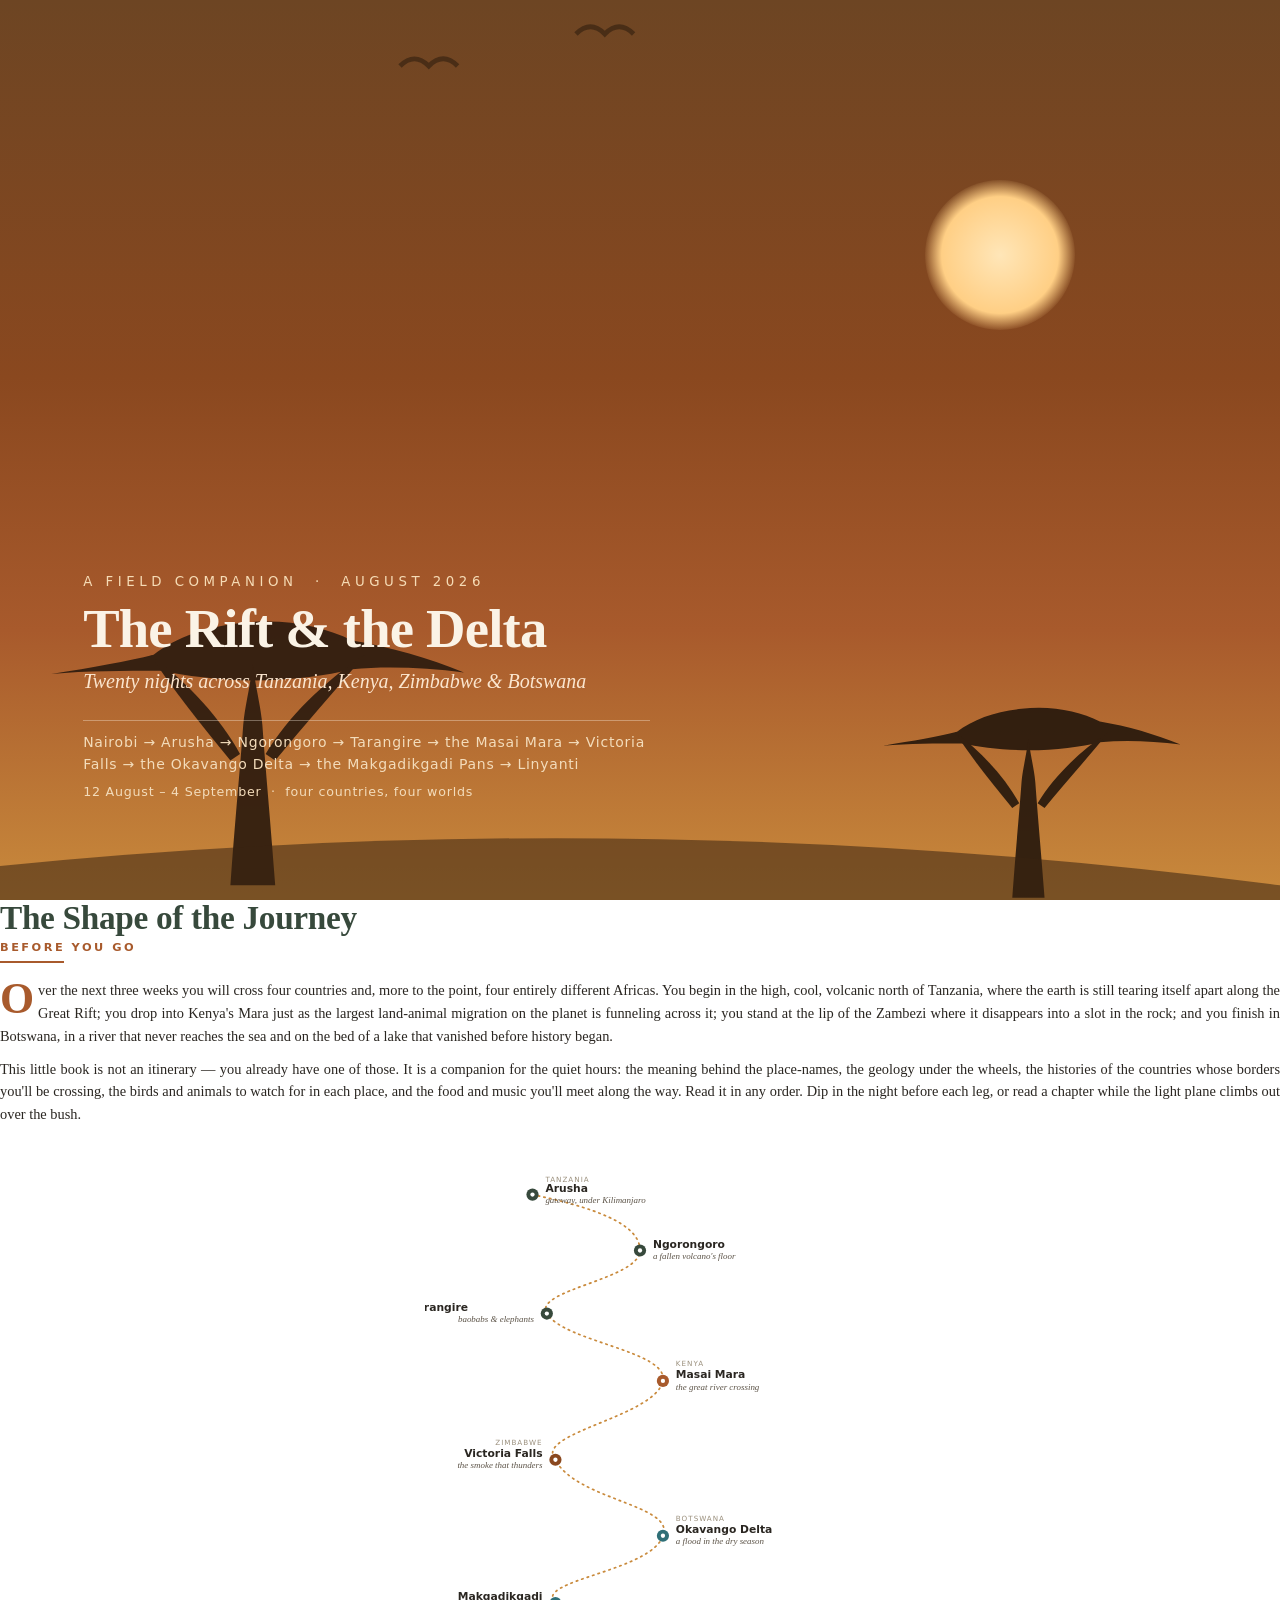
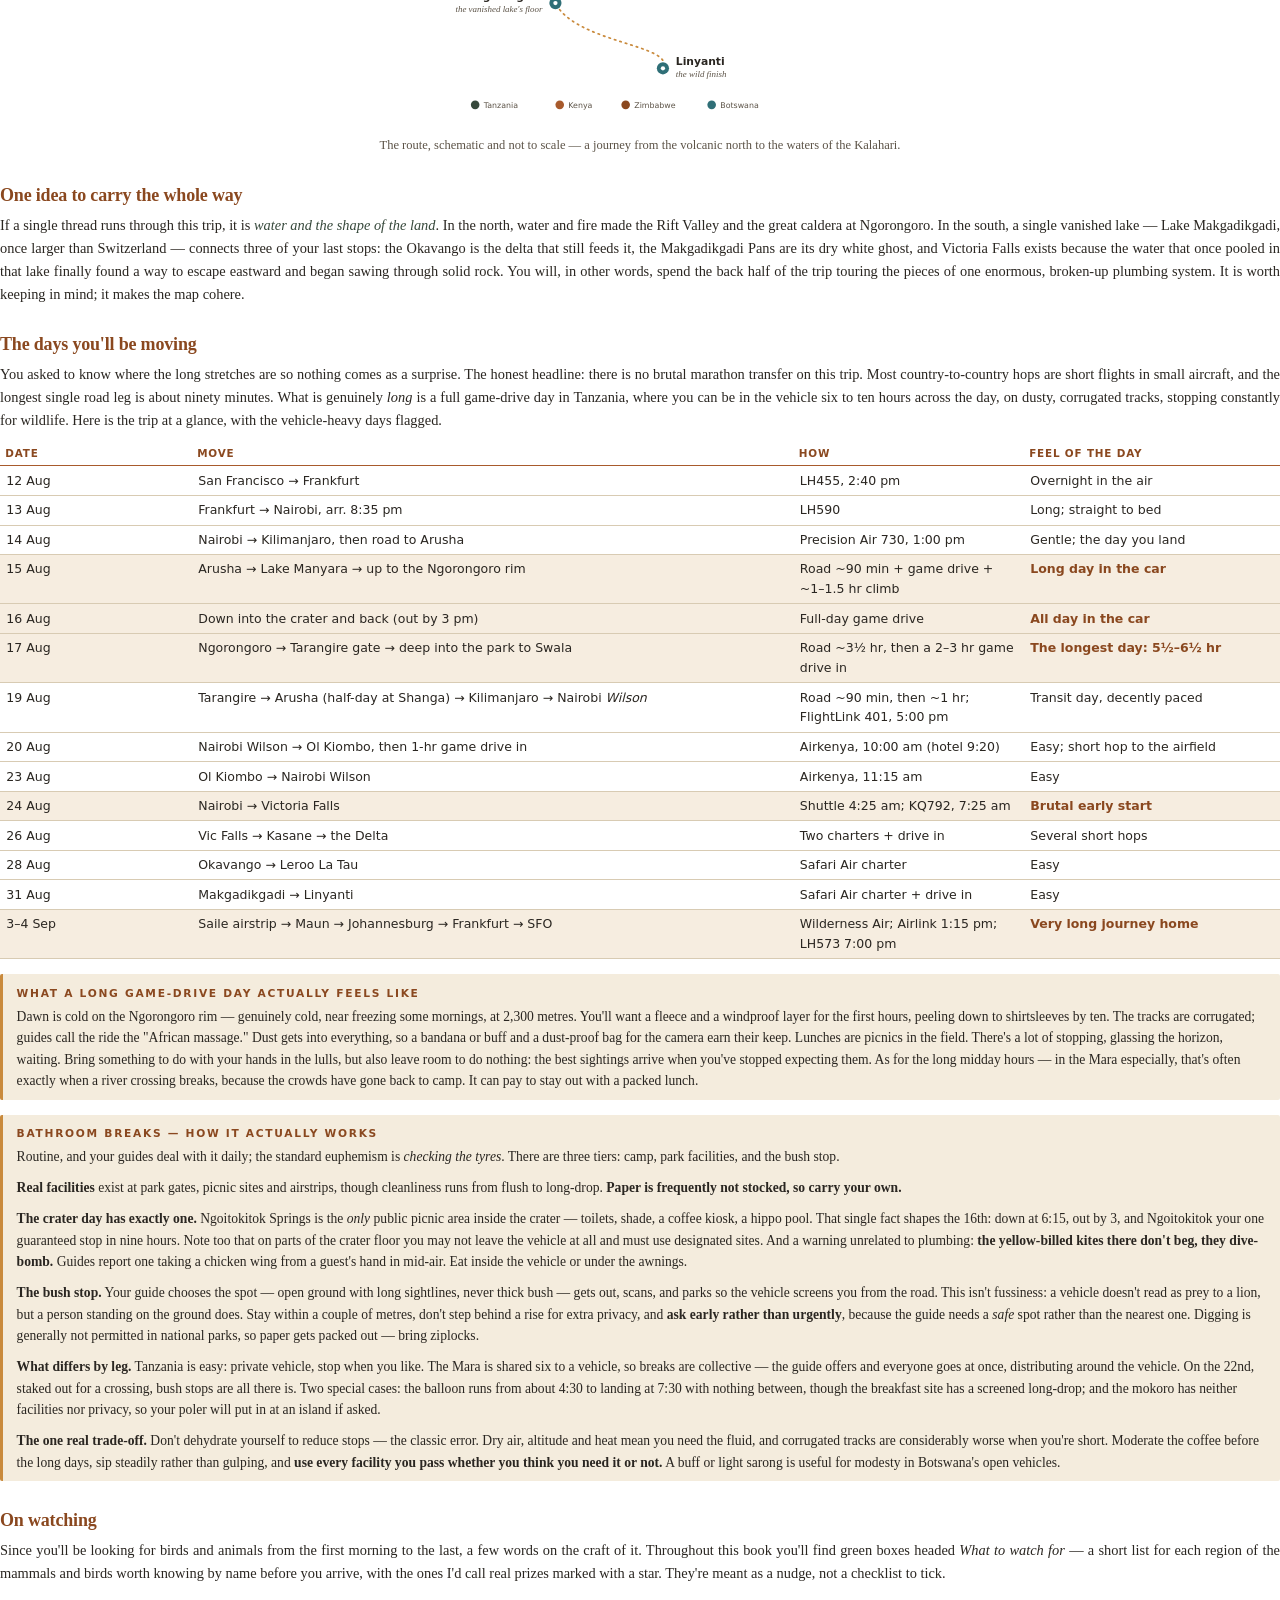
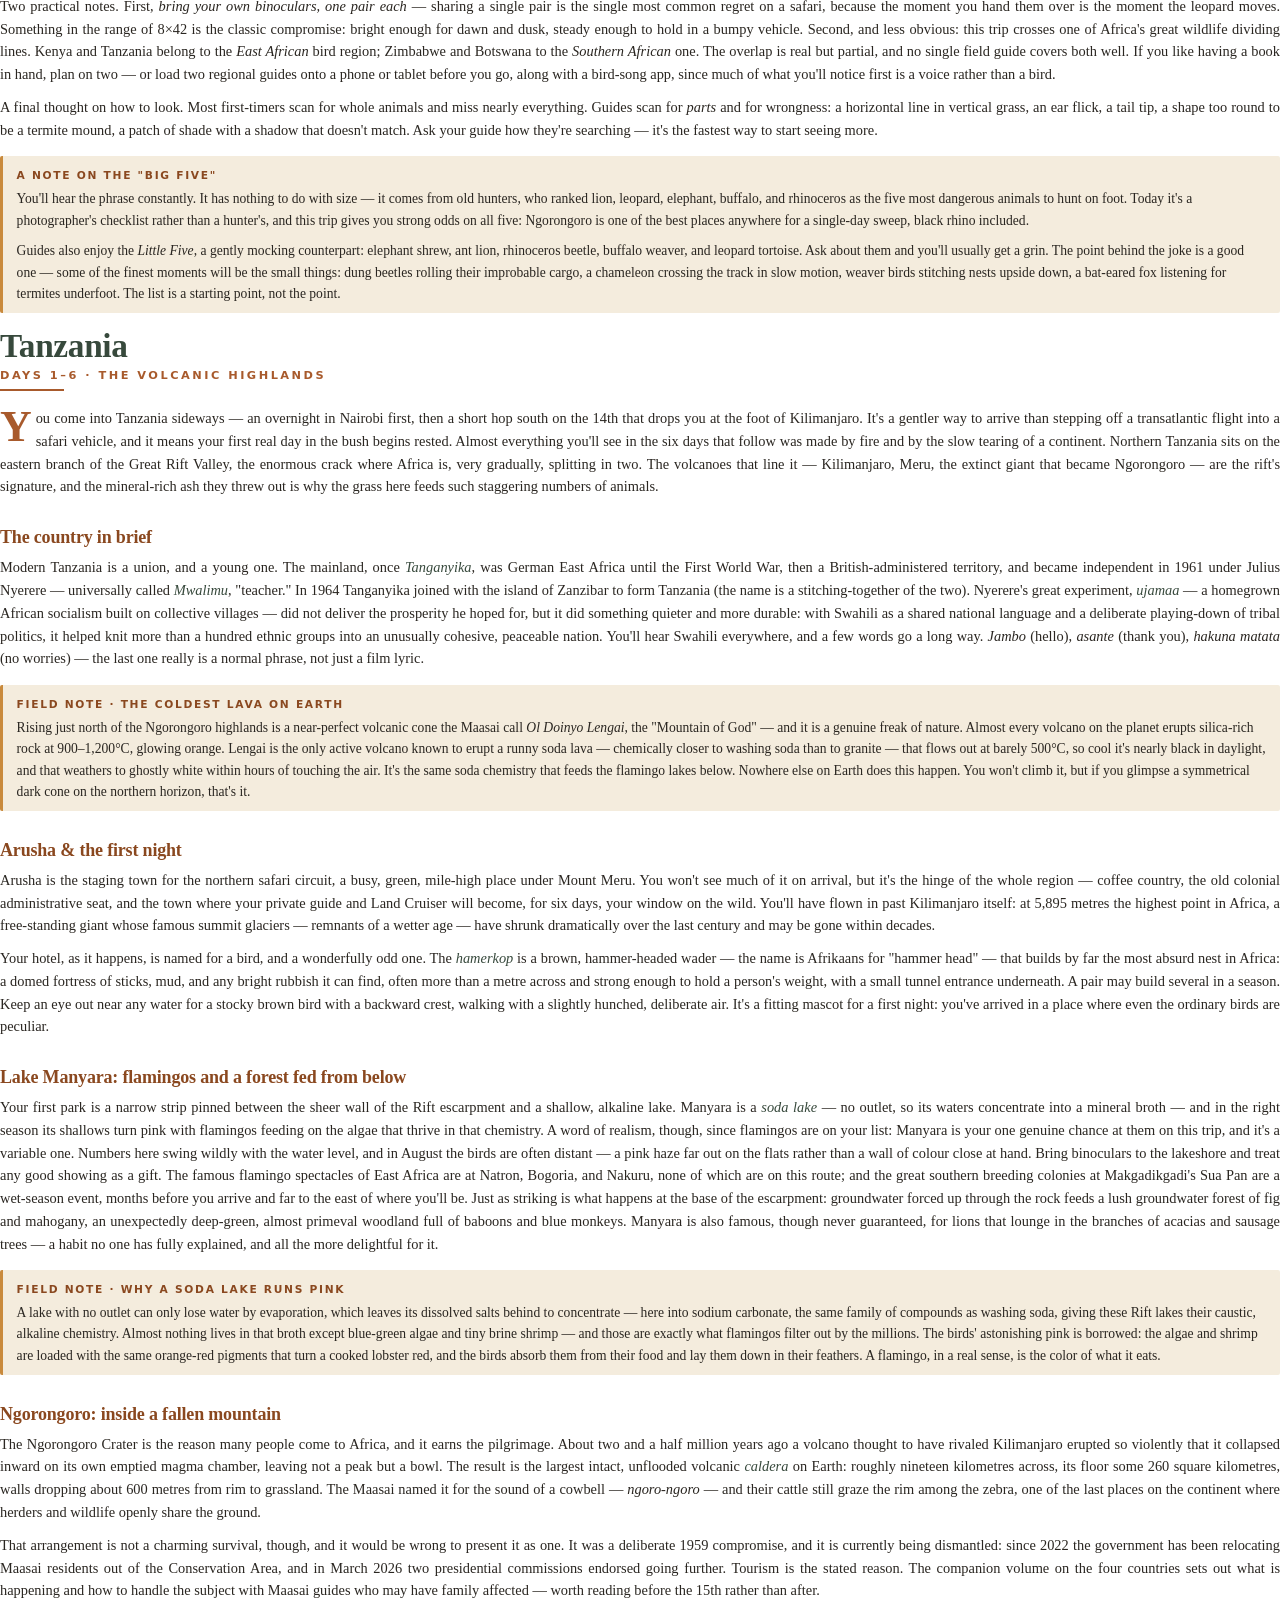
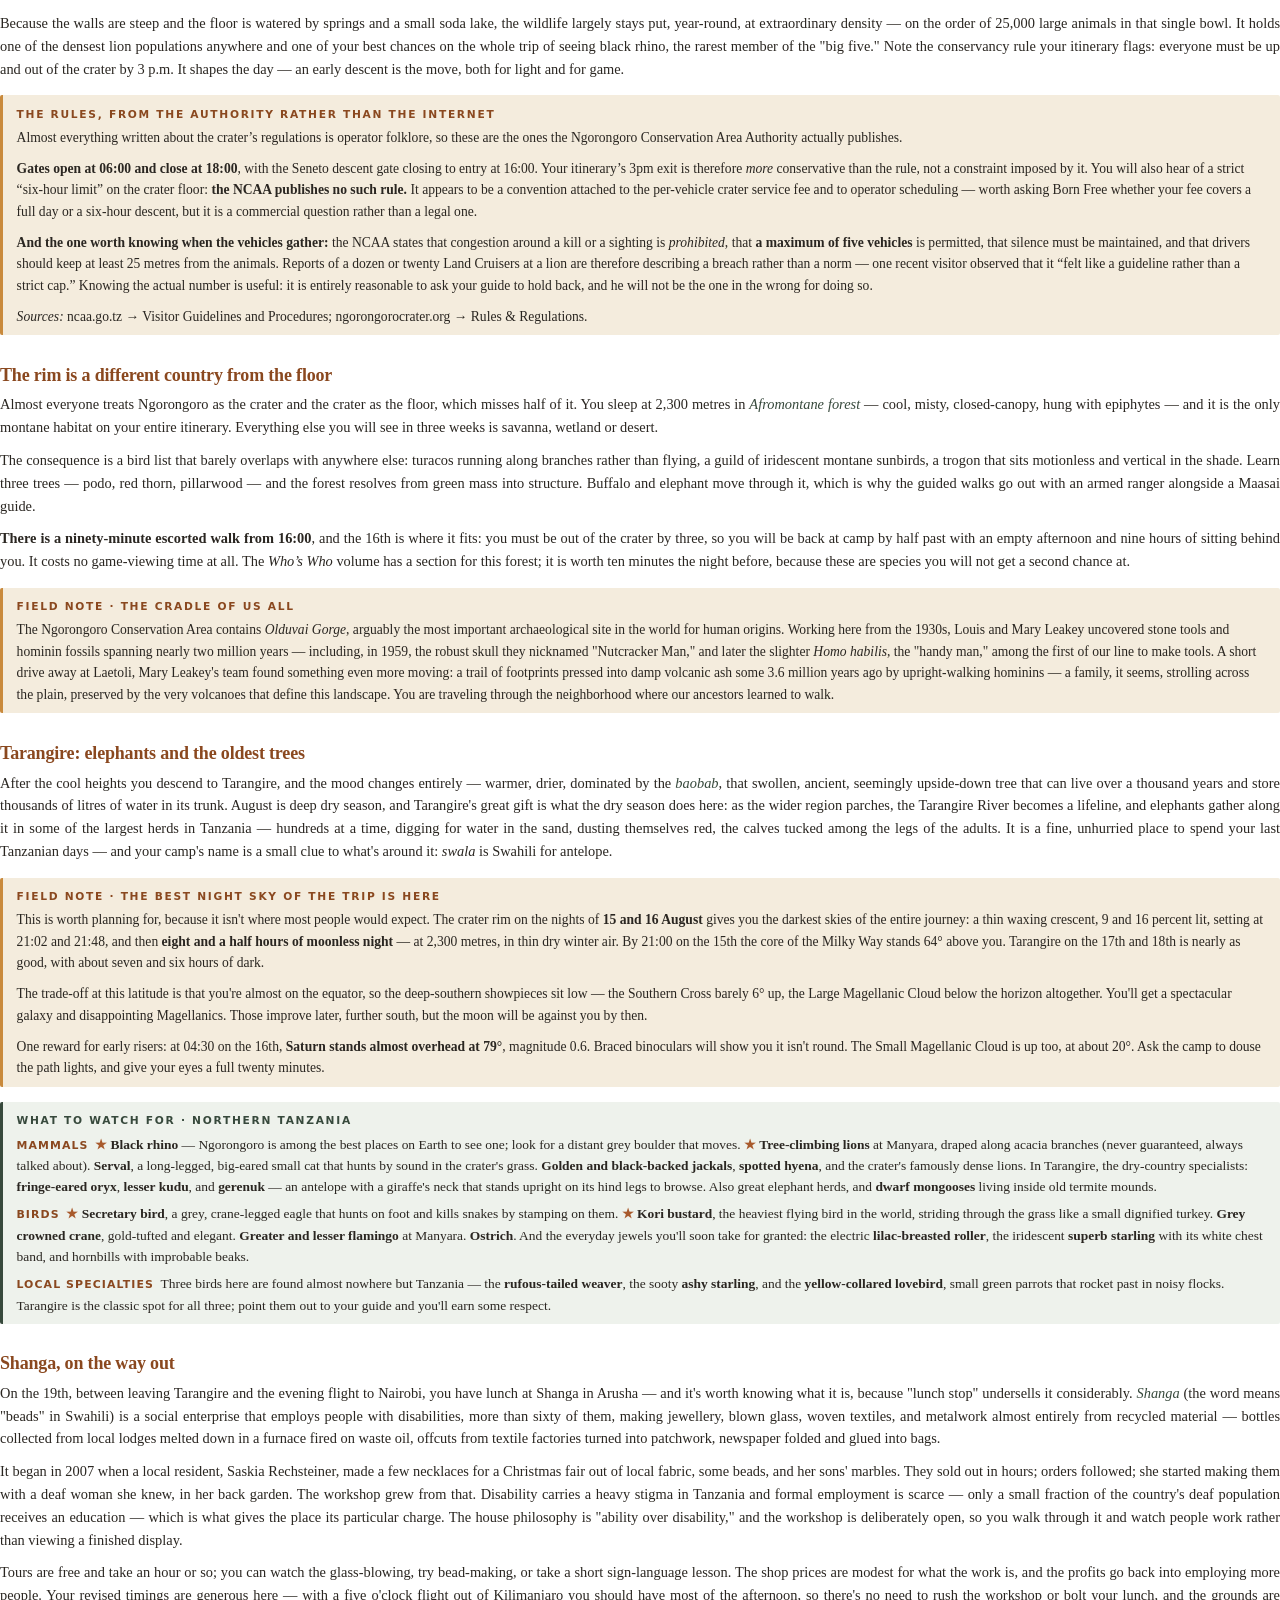
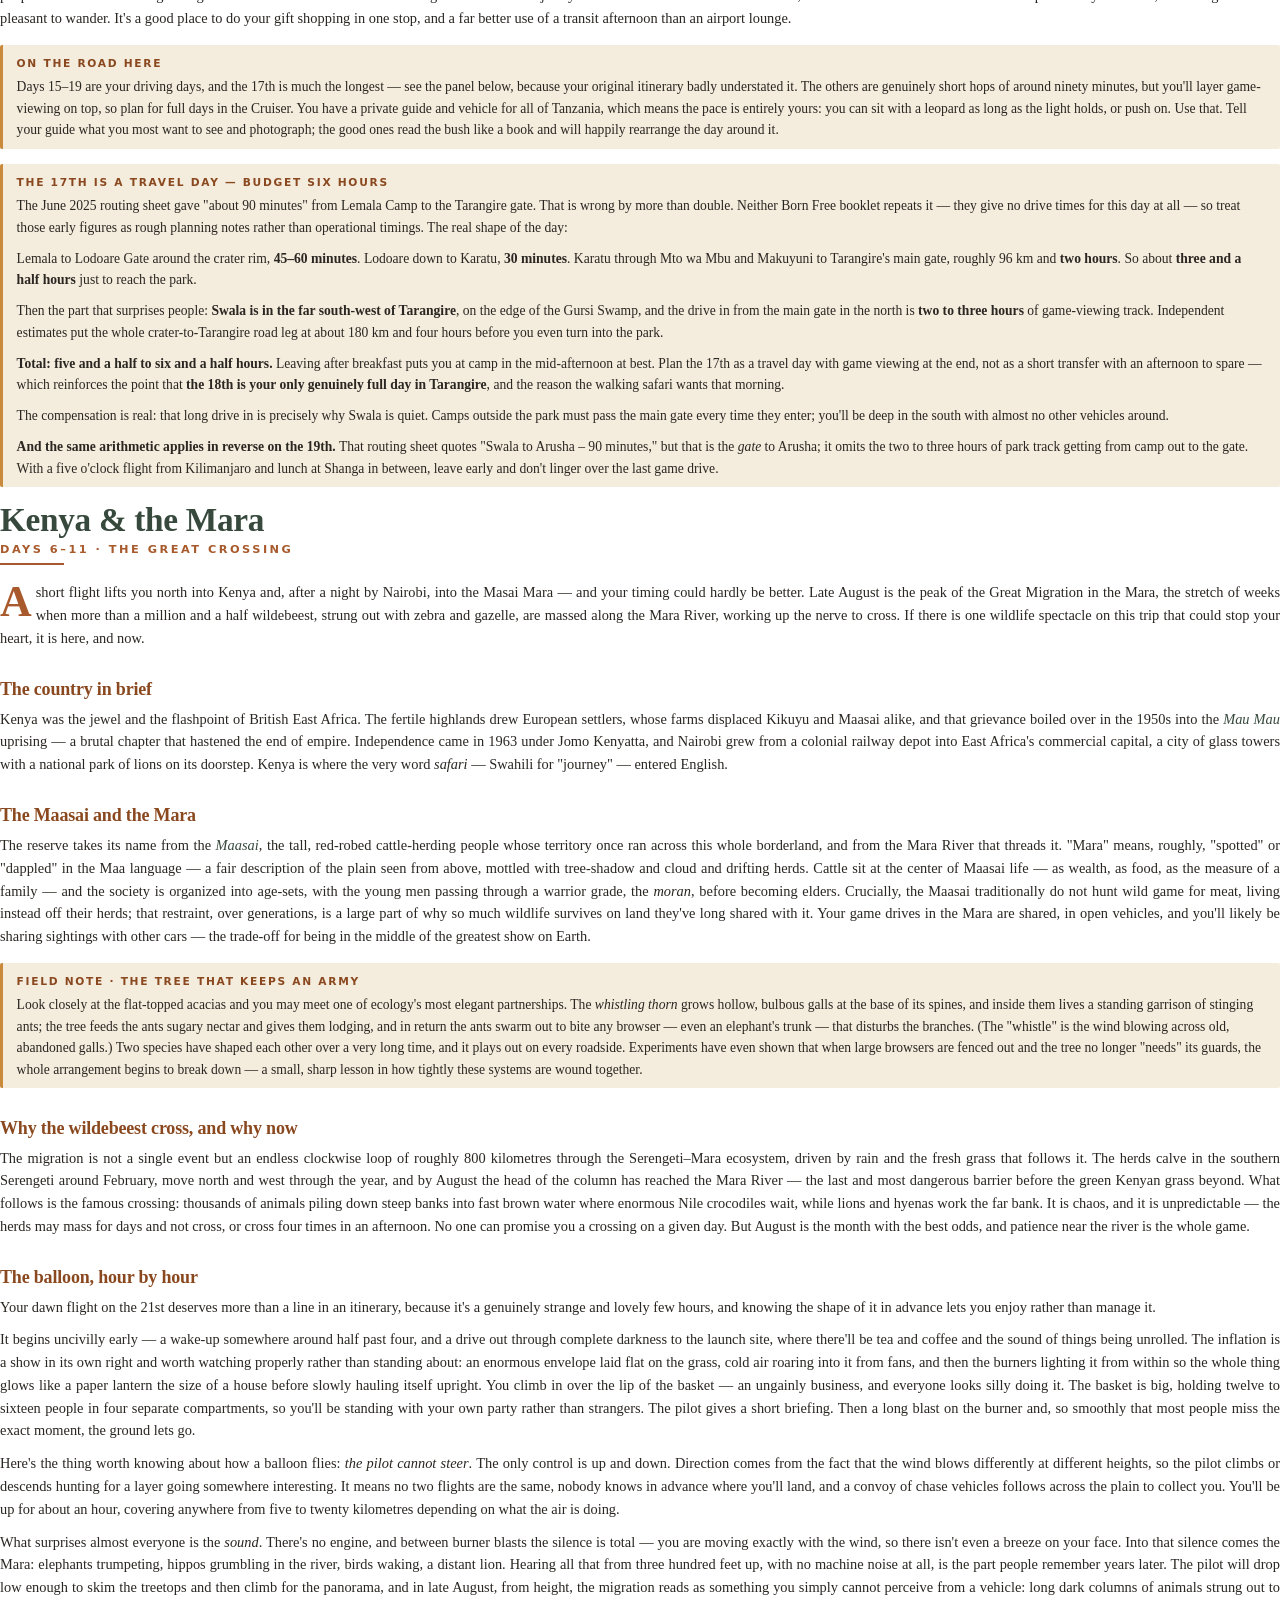
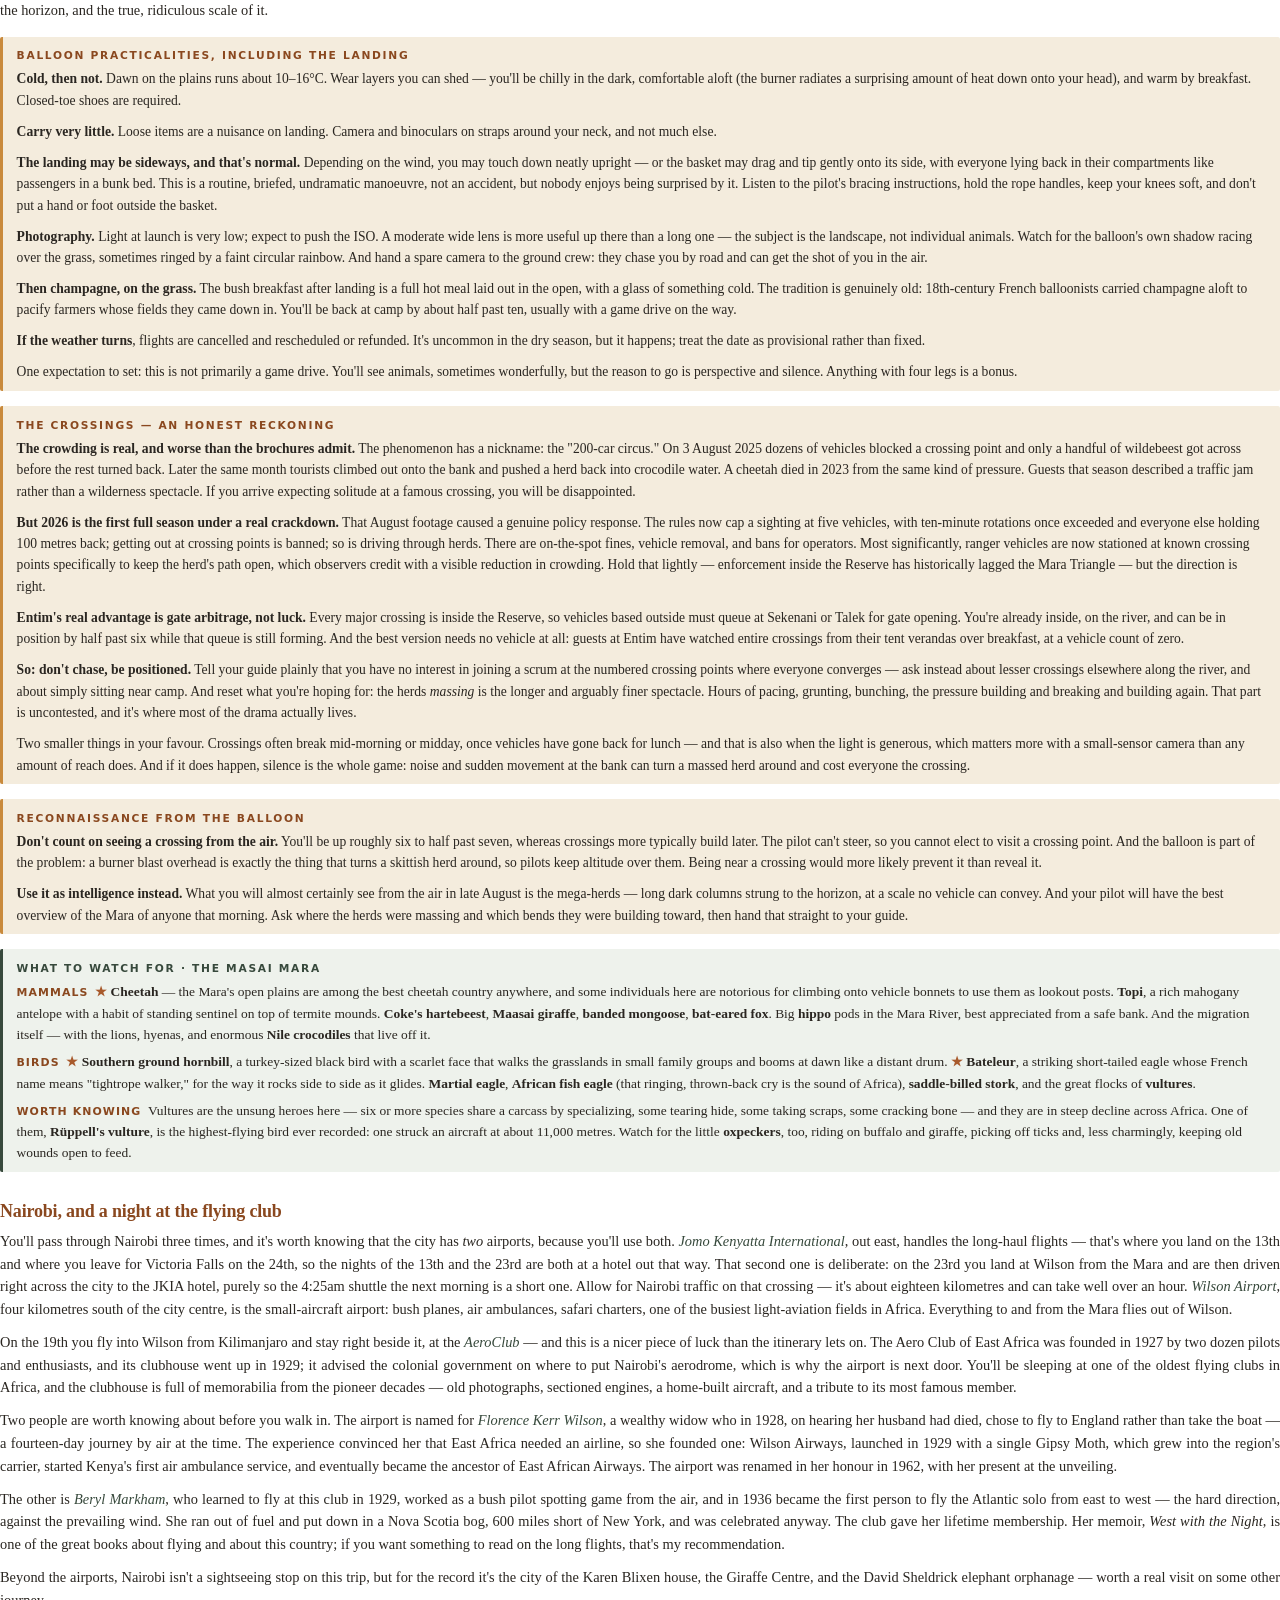
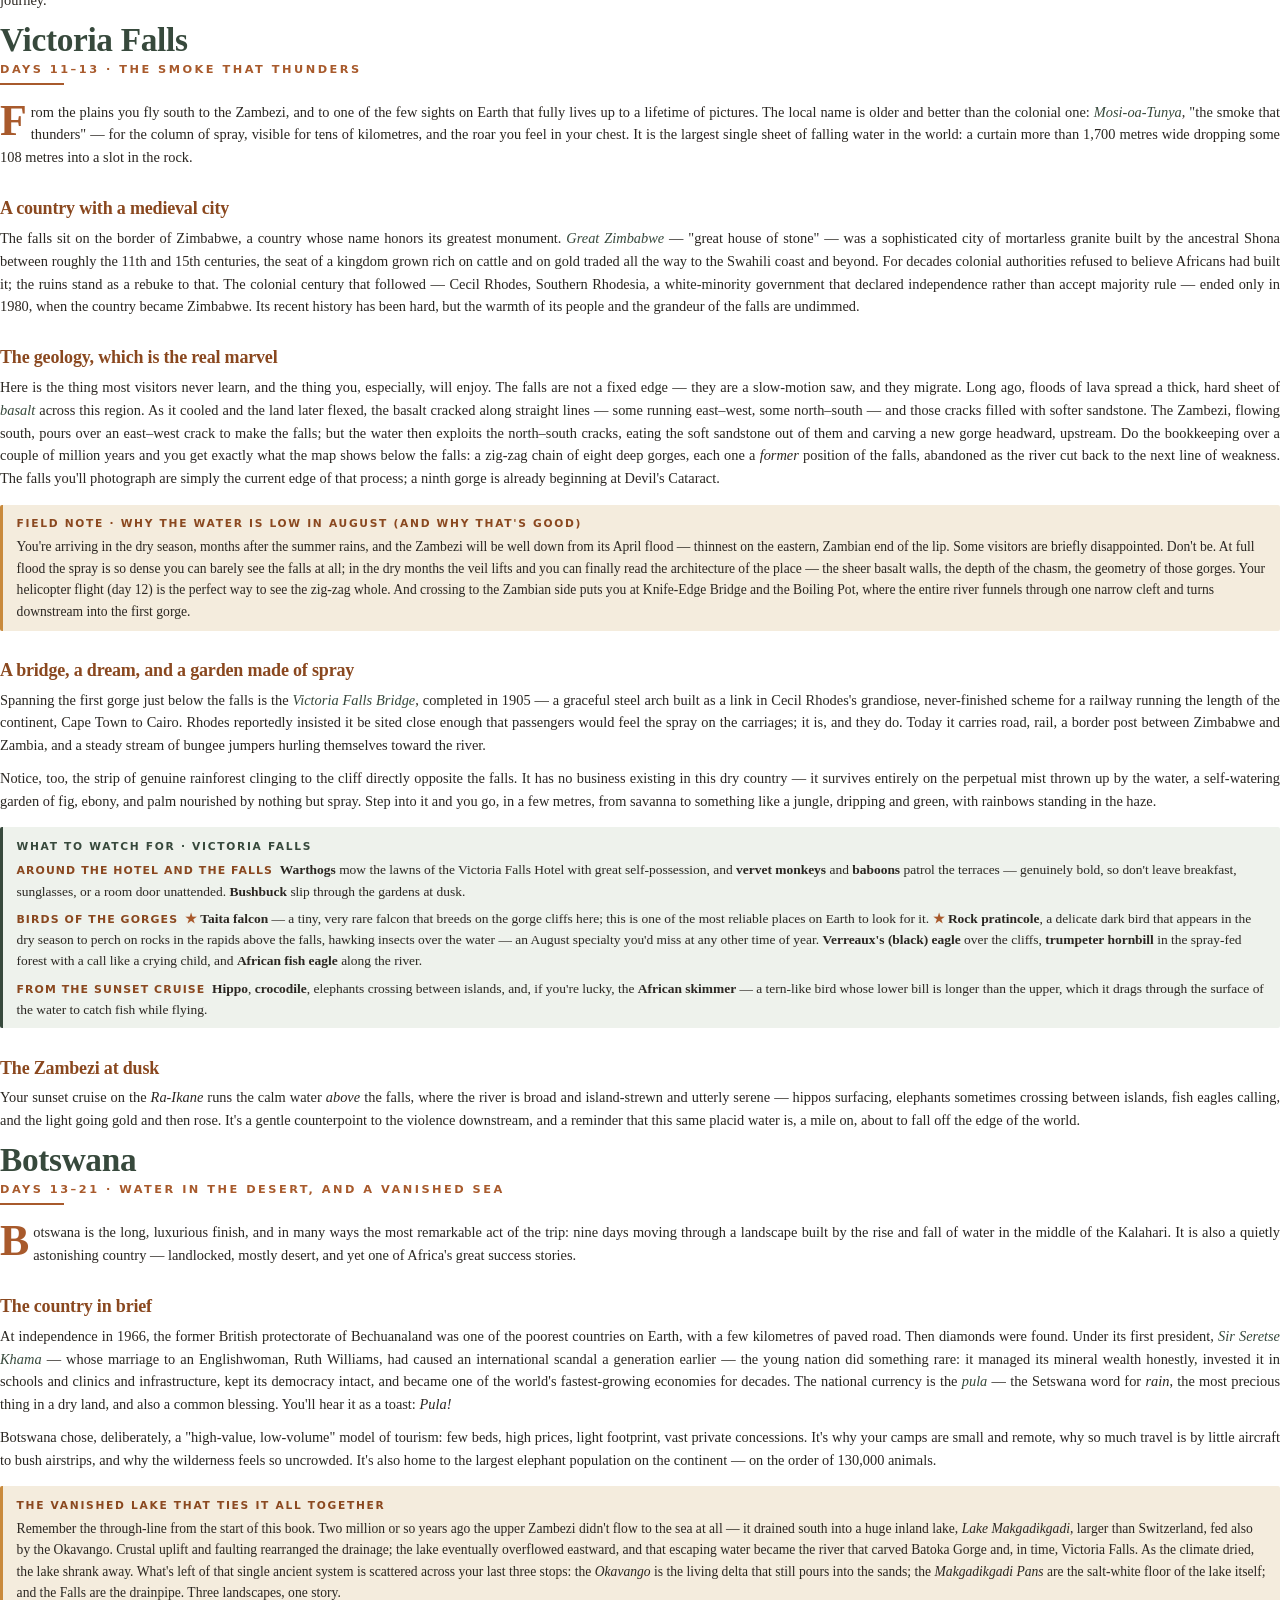
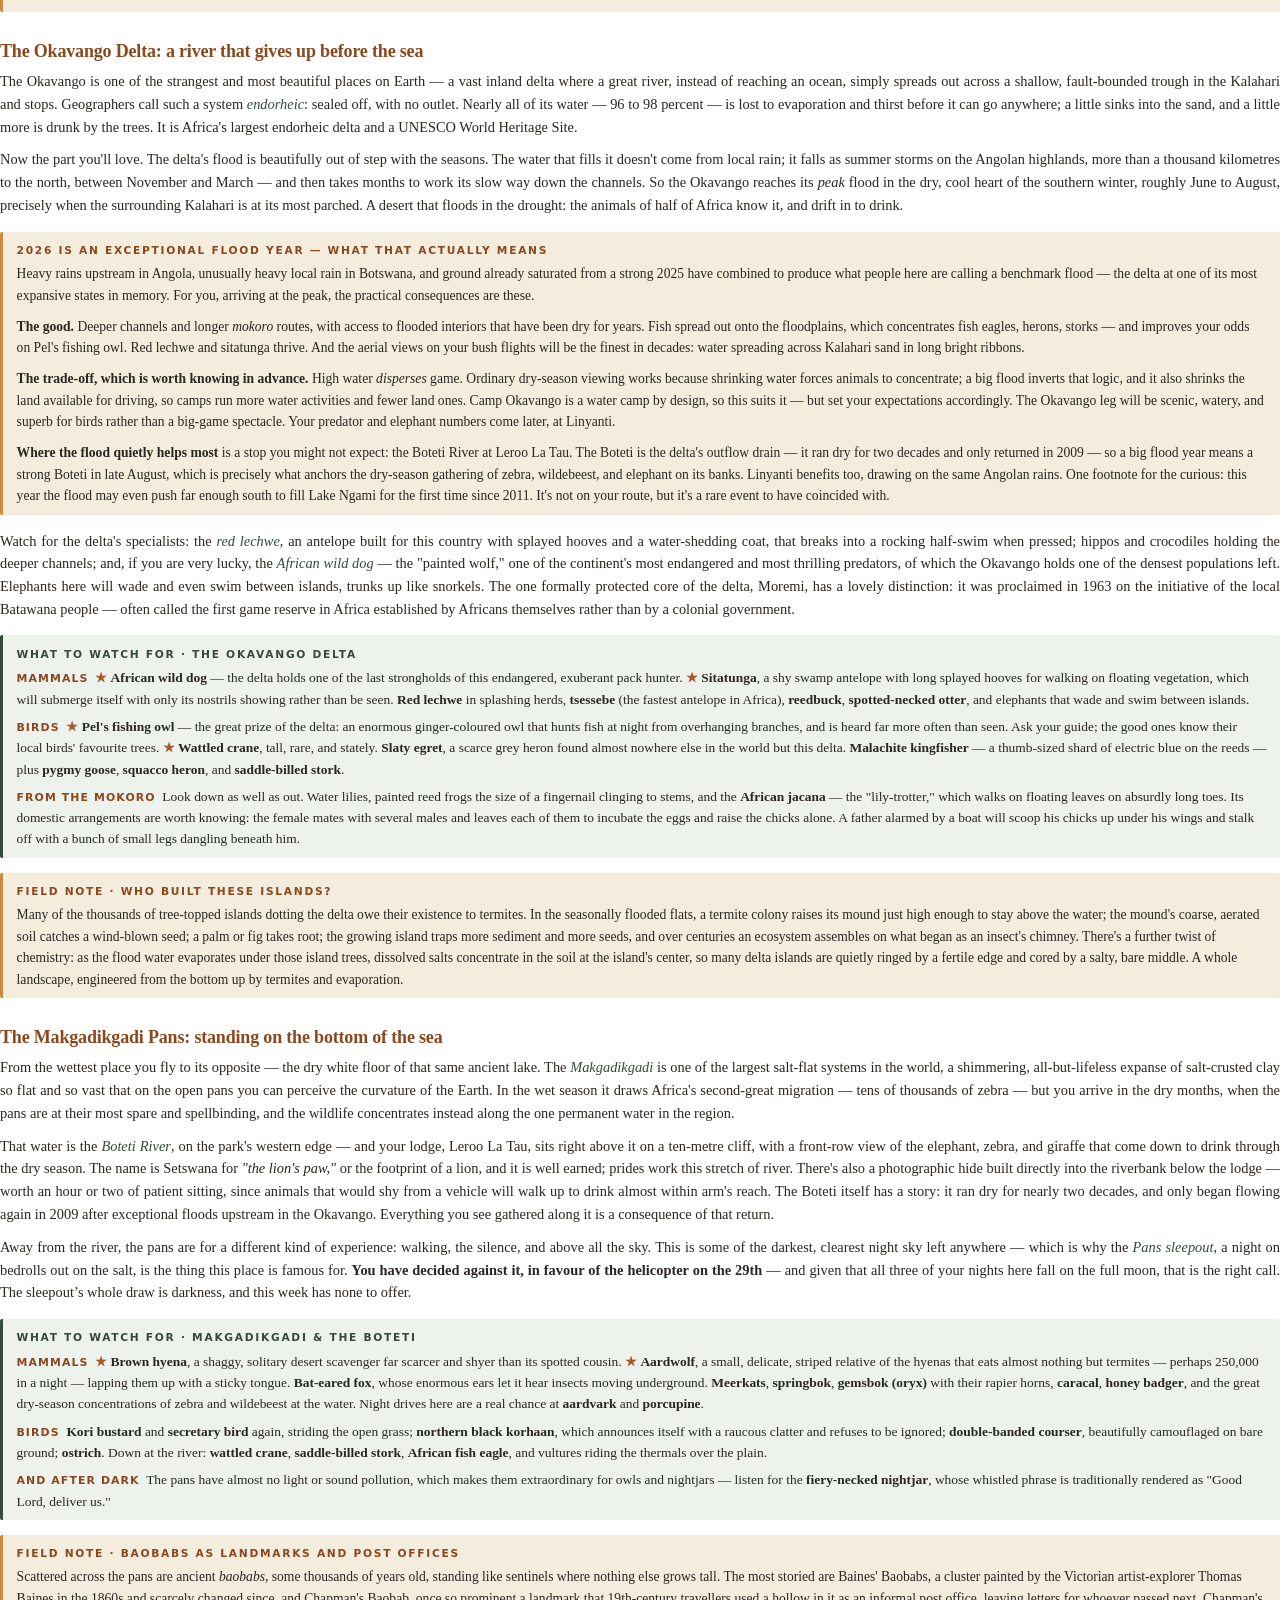
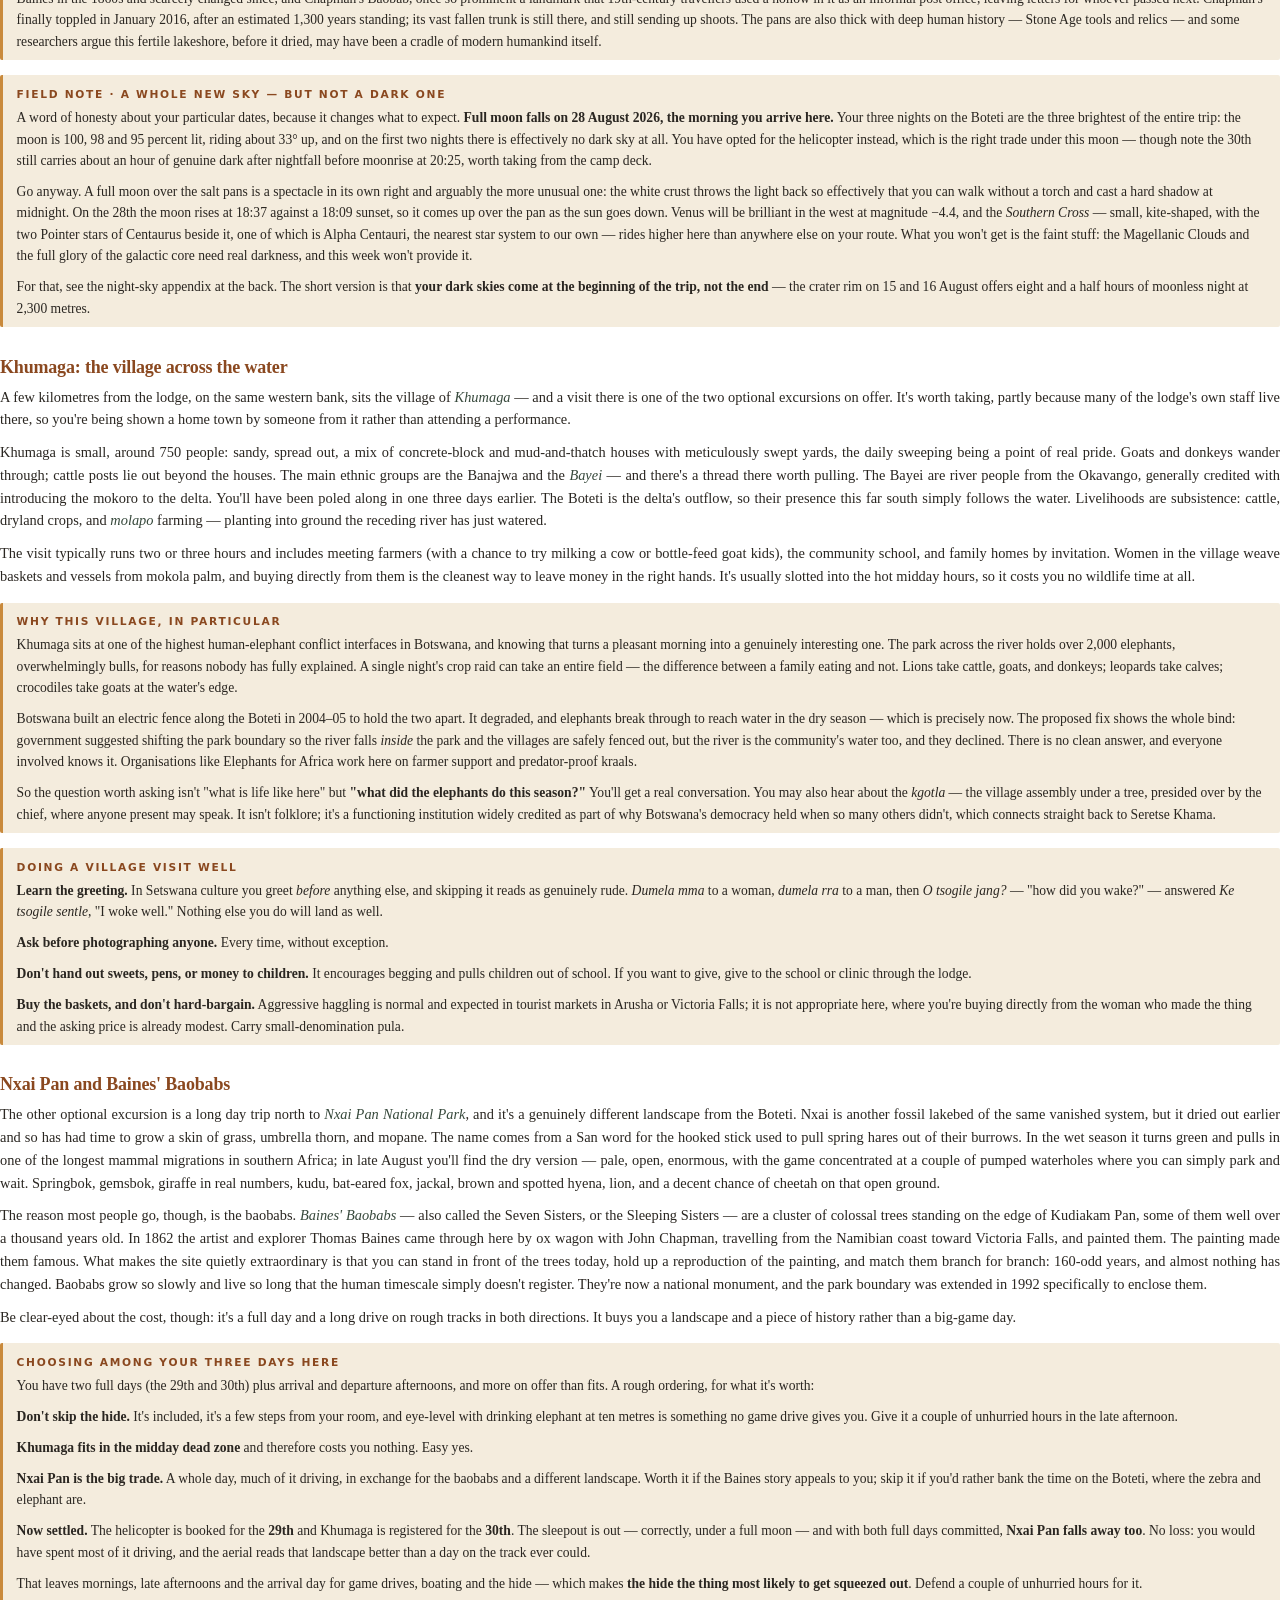
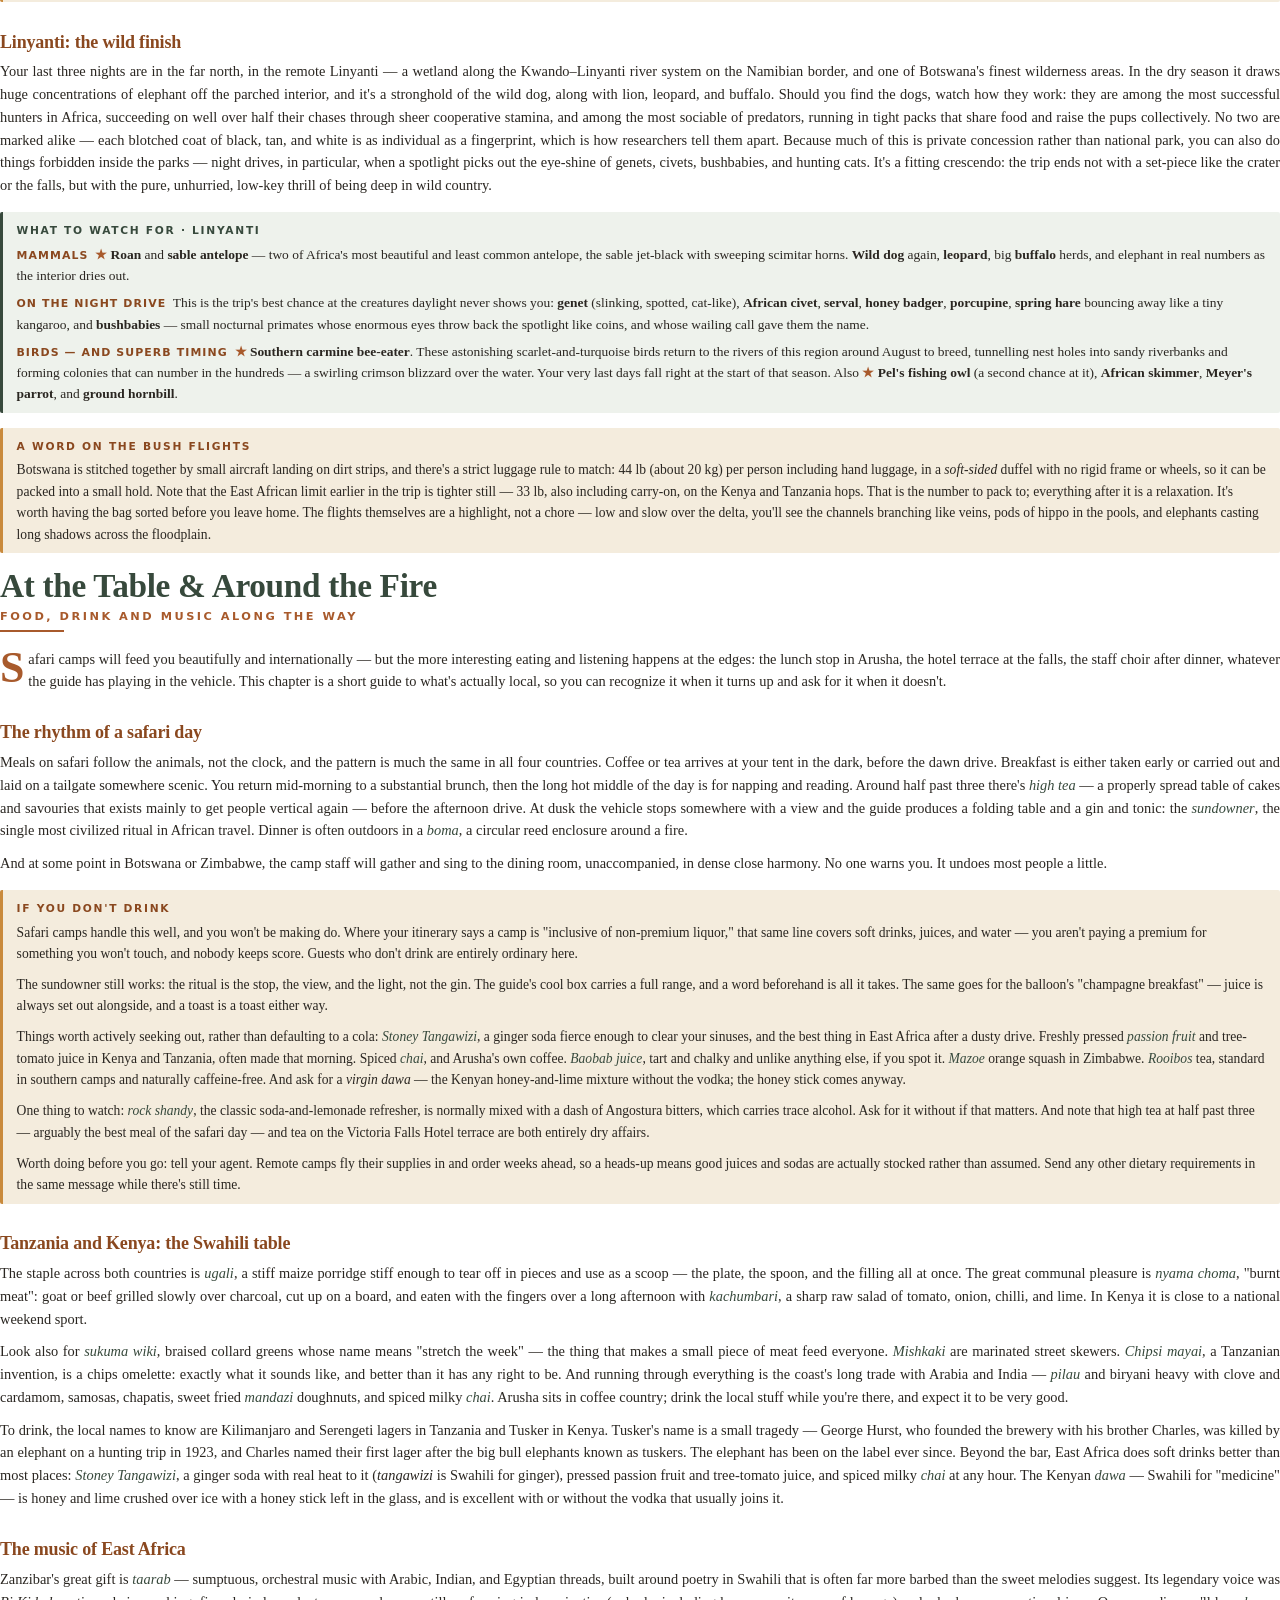
<file: html/Africa2026/field-companion-SOURCE-REV3.html>
<!DOCTYPE html>
<html lang="en">
<head>
<meta charset="utf-8">
<title>A Field Companion — Tanzania, Kenya, Zimbabwe & Botswana</title>
<style>
  :root{
    --ink:#2a2621;
    --soft:#5c5347;
    --terra:#a85a2c;
    --terra-d:#8a481f;
    --green:#37493c;
    --gold:#c98a3c;
    --cream:#fbf7ef;
    --panel:#f4ecdd;
    --rule:#d8cbb3;
  }

  @page {
    size: Letter;
    margin: 24mm 20mm 20mm 20mm;
    @top-right{
      content: string(chaptitle);
      font-family: "Carlito","DejaVu Sans",sans-serif;
      font-size: 8pt; letter-spacing:.12em; text-transform:uppercase;
      color:#9a8f7c;
    }
    @top-left{
      content: "Safari 2026";
      font-family: "Carlito","DejaVu Sans",sans-serif;
      font-size: 8pt; letter-spacing:.12em; text-transform:uppercase;
      color:#c3b79f;
    }
    @bottom-left{
      content: "The Rift & the Delta · Rev 6 · 10 August 2026";
      font-family: "Carlito","DejaVu Sans",sans-serif;
      font-size: 7pt; letter-spacing:.06em; color:#bcb2a0;
    }
    @bottom-center{
      content: counter(page);
      font-family: "Carlito","DejaVu Sans",sans-serif;
      font-size: 9pt; color:#9a8f7c;
    }
  }
  @page cover { margin:0; @top-right{content:none} @top-left{content:none} @bottom-center{content:none} @bottom-left{content:none} }
  @page :first { @top-right{content:none} @top-left{content:none} }

  html{ font-family:"Lora","GFS Baskerville",Georgia,serif; color:var(--ink); }
  body{ margin:0; font-size:10.8pt; line-height:1.58; }

  p{ orphans:3; widows:3; margin:0 0 .7em 0; text-align:justify; -webkit-hyphens:auto; hyphens:auto; }
  p.first{ text-indent:0; }
  p.run{ text-indent:1.3em; margin-top:-.3em; }

  h1.chapter{
    string-set: chaptitle content(text);
    break-before: page;
    font-size:25pt; font-weight:700; line-height:1.08;
    color:var(--green); margin:0 0 .1em 0; letter-spacing:-.01em;
  }
  .kicker{
    font-family:"Carlito","DejaVu Sans",sans-serif;
    font-size:8.5pt; letter-spacing:.22em; text-transform:uppercase;
    color:var(--terra); margin:0 0 .35em 0; font-weight:700;
  }
  .chaprule{ height:2.2px; background:var(--terra); width:64px; margin:.15em 0 1.1em 0; border:0;}
  h2{
    font-size:13.5pt; color:var(--terra-d); font-weight:700;
    margin:1.4em 0 .25em 0; letter-spacing:-.01em;
  }
  h3{
    font-family:"Carlito","DejaVu Sans",sans-serif;
    font-size:9pt; letter-spacing:.14em; text-transform:uppercase;
    color:var(--green); font-weight:700; margin:1.2em 0 .3em 0;
  }

  /* drop cap on chapter openers */
  p.lead::first-letter{
    font-size:3.05em; line-height:.82; float:left;
    padding:.05em .09em 0 0; color:var(--terra);
    font-weight:700;
  }
  p.lead{ text-indent:0; }

  .panel{
    background:var(--panel);
    border-left:3px solid var(--gold);
    padding:.85em 1em .6em 1em;
    margin:1.1em 0; border-radius:2px;
    break-inside:avoid;
    font-size:10.2pt;
  }
  .panel .h{
    font-family:"Carlito","DejaVu Sans",sans-serif;
    font-size:8pt; letter-spacing:.16em; text-transform:uppercase;
    color:var(--terra-d); font-weight:700; margin:0 0 .3em 0;
  }
  .panel p{ text-align:left; }
  .panel p:last-child{ margin-bottom:0; }

  .watch{
    background:#eef2ec;
    border-left:3px solid var(--green);
    padding:.85em 1em .6em 1em;
    margin:1.1em 0; border-radius:2px;
    break-inside:avoid;
    font-size:10.1pt;
  }
  .watch .h{
    font-family:"Carlito","DejaVu Sans",sans-serif;
    font-size:8pt; letter-spacing:.16em; text-transform:uppercase;
    color:var(--green); font-weight:700; margin:0 0 .35em 0;
  }
  .watch p{ text-align:left; margin-bottom:.45em; }
  .watch p:last-child{ margin-bottom:0; }
  .watch .grp{ font-family:"Carlito","DejaVu Sans",sans-serif; font-size:8.2pt;
     letter-spacing:.1em; text-transform:uppercase; color:var(--terra-d); font-weight:700; }
  .star{ color:var(--terra); font-weight:700; }

  .reflex{ break-inside:avoid; margin:.8em 0 1.2em 0; padding:1em 1.1em;
     background:#faf4e8; border:1.5px solid var(--gold); border-radius:3px; }
  .reflex .h{ font-family:"Carlito","DejaVu Sans",sans-serif; font-size:8.5pt; letter-spacing:.18em;
     text-transform:uppercase; color:var(--terra-d); font-weight:700; margin:0 0 .6em 0; }
  .reflex p{ font-size:11.2pt; line-height:1.75; margin:0 0 .32em 0; text-align:left; }
  .reflex p:last-child{ margin-bottom:0; }
  .reflex .k{ color:var(--terra-d); font-weight:700; }
  .camp{ break-inside:avoid; margin:0 0 .95em 0; }
  .camphead{
    font-family:"Carlito","DejaVu Sans",sans-serif; font-size:10pt; font-weight:700;
    color:var(--green); border-bottom:1.5px solid var(--terra);
    padding-bottom:.18em; margin:0 0 .3em 0;
  }
  .camphead .meta{ float:right; color:var(--terra-d); font-weight:700; letter-spacing:.05em; font-size:8.2pt; }
  .camp p{ font-size:10pt; text-align:left; margin:0 0 .35em 0; }
  .camp p:last-child{ margin-bottom:0; }
  .heads{ color:var(--terra-d); font-weight:700; }

  .askblock{ break-inside:avoid; margin:0 0 1.05em 0; }
  .askhead{
    font-family:"Carlito","DejaVu Sans",sans-serif; font-size:9.5pt; font-weight:700;
    color:var(--green); border-bottom:1.5px solid var(--terra);
    padding-bottom:.2em; margin:0 0 .35em 0;
  }
  .askhead .when{ float:right; color:var(--terra-d); font-weight:700; letter-spacing:.06em; font-size:8.5pt; }
  .askblock ul{ margin:.25em 0 .3em 0; padding-left:1.05em; list-style:none; }
  .askblock li{ margin:.2em 0; text-indent:-1.05em; padding-left:1.05em; font-size:9.9pt; }
  .askblock li::before{ content:"\25A1"; color:var(--gold); font-size:9pt; padding-right:.5em; }
  .askblock .ctx{ font-size:9.2pt; color:var(--soft); font-style:italic; margin:.1em 0 .3em 0; }

  em.term{ font-style:italic; color:var(--green); }
  .small{ font-size:9.4pt; color:var(--soft); }

  table.mv.wide{ font-size:8.1pt; }
  table.mv.wide th{ font-size:6.9pt; letter-spacing:.04em; padding:.3em .22em; }
  table.mv.wide td{ padding:.28em .22em; }
  table.mv{ width:100%; border-collapse:collapse; font-size:9.4pt; margin:.6em 0 .3em 0; break-inside:avoid;
            font-family:"Carlito","DejaVu Sans",sans-serif;}
  table.mv th{ text-align:left; border-bottom:1.5px solid var(--terra);
     padding:.35em .5em; color:var(--terra-d); text-transform:uppercase; letter-spacing:.08em; font-size:7.8pt;}
  table.mv td{ padding:.35em .5em; border-bottom:.6px solid var(--rule); vertical-align:top; }
  table.mv tr.heavy td{ background:#f6ede0; }
  .flag{ color:var(--terra-d); font-weight:700; }

  ul.tight{ margin:.2em 0 .7em 0; padding-left:1.1em; break-inside:avoid; }
  ul.tight li{ margin:.12em 0; }

  .quietrule{ border:0; border-top:1px solid var(--rule); margin:1.4em 0; }

  /* ---- COVER ---- */
  .cover{ page:cover; height:100vh; box-sizing:border-box;
     background:
       linear-gradient(180deg, #6d4523 0%, #8a481f 42%, #a85a2c 70%, #c98a3c 100%);
     color:#fbf3e6; position:relative; overflow:hidden; }
  .cover .sky{ position:absolute; inset:0; top:0; left:0; width:100%; height:100%; }
  .cover .sun{ position:absolute; right:16%; top:20%; width:150px; height:150px;
     border-radius:50%; background:radial-gradient(circle,#ffe6b8 0%,#ffcf85 55%,rgba(255,207,133,0) 72%); }
  .cover .content{ position:absolute; left:0; right:0; bottom:0; padding:0 22mm 26mm 22mm; }
  .cover .eyebrow{ font-family:"Carlito","DejaVu Sans",sans-serif; letter-spacing:.34em;
     text-transform:uppercase; font-size:10pt; color:#f6dcb6; margin-bottom:.7em;}
  .cover h1{ font-size:41pt; line-height:1.02; margin:0 0 .18em 0; font-weight:700; letter-spacing:-.015em;}
  .cover .sub{ font-size:15pt; font-style:italic; color:#fbe6cf; margin:0 0 1.1em 0;}
  .cover .meta{ font-family:"Carlito","DejaVu Sans",sans-serif; font-size:9.5pt; letter-spacing:.06em;
     color:#f3dcbb; border-top:1px solid rgba(251,243,230,.35); padding-top:.8em; max-width:150mm;}
  .cover .route{ font-size:10.5pt; }
  .toc-note{ font-style:italic; color:var(--soft); }
</style>
</head>
<body>

<!-- ============ COVER ============ -->
<section class="cover">
  <svg class="sky" viewBox="0 0 800 1000" preserveAspectRatio="xMidYMid slice" xmlns="http://www.w3.org/2000/svg">
    <!-- acacia silhouette -->
    <g fill="#2e1c0f" opacity="0.92">
      <path d="M32 640 C 58 636, 80 632, 96 628 C 110 617, 130 610, 152 608 C 178 605, 202 610, 220 619 C 244 623, 268 630, 290 639 C 266 636, 242 635, 220 637 C 204 641, 182 644, 158 644 C 136 644, 116 641, 100 638 C 78 638, 54 638, 32 640 Z"/>
      <path d="M150 690 C 138 668, 118 646, 94 628 C 108 650, 126 672, 144 694 Z"/>
      <path d="M166 690 C 180 667, 202 645, 228 628 C 210 650, 190 672, 172 694 Z"/>
      <path d="M144 772 C 147 730, 150 700, 152 672 C 153 660, 156 650, 158 634 C 160 650, 163 660, 164 672 C 166 700, 169 732, 172 772 Z"/>
    </g>
    <g fill="#25170c" opacity="0.9" transform="translate(529,224) scale(0.72)">
      <path d="M32 640 C 58 636, 80 632, 96 628 C 110 617, 130 610, 152 608 C 178 605, 202 610, 220 619 C 244 623, 268 630, 290 639 C 266 636, 242 635, 220 637 C 204 641, 182 644, 158 644 C 136 644, 116 641, 100 638 C 78 638, 54 638, 32 640 Z"/>
      <path d="M150 690 C 138 668, 118 646, 94 628 C 108 650, 126 672, 144 694 Z"/>
      <path d="M166 690 C 180 667, 202 645, 228 628 C 210 650, 190 672, 172 694 Z"/>
      <path d="M144 772 C 147 730, 150 700, 152 672 C 153 660, 156 650, 158 634 C 160 650, 163 660, 164 672 C 166 700, 169 732, 172 772 Z"/>
    </g>
    <!-- ground -->
    <path d="M0 760 Q400 720 800 772 L800 1000 L0 1000 Z" fill="#3a2412" opacity="0.55"/>
    <!-- birds -->
    <g stroke="#3a2412" stroke-width="3" fill="none" opacity="0.7">
      <path d="M300 210 q12 -12 24 0 q12 -12 24 0"/>
      <path d="M360 240 q9 -9 18 0 q9 -9 18 0"/>
      <path d="M250 260 q9 -9 18 0 q9 -9 18 0"/>
    </g>
  </svg>
  <div class="sun"></div>
  <div class="content">
    <div class="eyebrow">A Field Companion &nbsp;&middot;&nbsp; August 2026</div>
    <h1>The Rift &amp; the Delta</h1>
    <div class="sub">Twenty nights across Tanzania, Kenya, Zimbabwe &amp; Botswana</div>
    <div class="meta">
      <div class="route">Nairobi &rarr; Arusha &rarr; Ngorongoro &rarr; Tarangire &rarr; the Masai Mara &rarr; Victoria Falls &rarr; the Okavango Delta &rarr; the Makgadikgadi Pans &rarr; Linyanti</div>
      <div style="margin-top:.5em;">12 August &ndash; 4 September &nbsp;&middot;&nbsp; four countries, four worlds</div>
    </div>
  </div>
</section>

<!-- ============ ORIENTATION ============ -->
<h1 class="chapter">The Shape of the Journey</h1>
<p class="kicker">Before you go</p>
<hr class="chaprule">

<p class="lead">Over the next three weeks you will cross four countries and, more to the point, four entirely different Africas. You begin in the high, cool, volcanic north of Tanzania, where the earth is still tearing itself apart along the Great Rift; you drop into Kenya's Mara just as the largest land-animal migration on the planet is funneling across it; you stand at the lip of the Zambezi where it disappears into a slot in the rock; and you finish in Botswana, in a river that never reaches the sea and on the bed of a lake that vanished before history began.</p>

<p>This little book is not an itinerary — you already have one of those. It is a companion for the quiet hours: the meaning behind the place-names, the geology under the wheels, the histories of the countries whose borders you'll be crossing, the birds and animals to watch for in each place, and the food and music you'll meet along the way. Read it in any order. Dip in the night before each leg, or read a chapter while the light plane climbs out over the bush.</p>

<figure style="break-inside:avoid; margin:1.2em 0 0.4em 0; text-align:center;">
<svg viewBox="0 0 600 815" style="width:100%; max-width:430px;" xmlns="http://www.w3.org/2000/svg">
  <defs>
    <style>
      .lbl{ font-family:"Carlito","DejaVu Sans",sans-serif; font-size:15px; font-weight:700; fill:#2a2621; }
      .dsc{ font-family:"Lora",Georgia,serif; font-style:italic; font-size:12.5px; fill:#5c5347; }
      .cty{ font-family:"Carlito","DejaVu Sans",sans-serif; font-size:10px; letter-spacing:.14em; fill:#9a8f7c; }
      .leg{ font-family:"Carlito","DejaVu Sans",sans-serif; font-size:11px; fill:#5c5347; }
    </style>
  </defs>
  <!-- route path -->
  <path d="M150,72 C 260,95 300,120 300,150 C 300,190 150,205 170,238
           C 195,278 340,290 332,332 C 322,382 150,405 182,442
           C 210,498 350,505 332,548 C 316,598 150,610 182,642
           C 210,698 350,700 332,733"
        fill="none" stroke="#c98a3c" stroke-width="2.4" stroke-dasharray="2 6" stroke-linecap="round"/>

  <!-- nodes: cx,cy,color,label,desc,cty,side(l/r) -->
  <!-- 1 Arusha -->
  <circle cx="150" cy="72" r="8.5" fill="#37493c"/><circle cx="150" cy="72" r="3" fill="#fff"/>
  <text class="lbl" x="168" y="68">Arusha</text>
  <text class="dsc" x="168" y="84">gateway, under Kilimanjaro</text>
  <text class="cty" x="168" y="55">TANZANIA</text>
  <!-- 2 Ngorongoro -->
  <circle cx="300" cy="150" r="8.5" fill="#37493c"/><circle cx="300" cy="150" r="3" fill="#fff"/>
  <text class="lbl" x="318" y="146">Ngorongoro</text>
  <text class="dsc" x="318" y="162">a fallen volcano's floor</text>
  <!-- 3 Tarangire -->
  <circle cx="170" cy="238" r="8.5" fill="#37493c"/><circle cx="170" cy="238" r="3" fill="#fff"/>
  <text class="lbl" x="60" y="234" text-anchor="end">Tarangire</text>
  <text class="dsc" x="152" y="250" text-anchor="end">baobabs &amp; elephants</text>
  <!-- 4 Masai Mara -->
  <circle cx="332" cy="332" r="8.5" fill="#a85a2c"/><circle cx="332" cy="332" r="3" fill="#fff"/>
  <text class="lbl" x="350" y="328">Masai Mara</text>
  <text class="dsc" x="350" y="344">the great river crossing</text>
  <text class="cty" x="350" y="311">KENYA</text>
  <!-- 5 Victoria Falls -->
  <circle cx="182" cy="442" r="8.5" fill="#8a481f"/><circle cx="182" cy="442" r="3" fill="#fff"/>
  <text class="lbl" x="164" y="438" text-anchor="end">Victoria Falls</text>
  <text class="dsc" x="164" y="454" text-anchor="end">the smoke that thunders</text>
  <text class="cty" x="164" y="421" text-anchor="end">ZIMBABWE</text>
  <!-- 6 Okavango -->
  <circle cx="332" cy="548" r="8.5" fill="#2f6f77"/><circle cx="332" cy="548" r="3" fill="#fff"/>
  <text class="lbl" x="350" y="544">Okavango Delta</text>
  <text class="dsc" x="350" y="560">a flood in the dry season</text>
  <text class="cty" x="350" y="527">BOTSWANA</text>
  <!-- 7 Makgadikgadi -->
  <circle cx="182" cy="642" r="8.5" fill="#2f6f77"/><circle cx="182" cy="642" r="3" fill="#fff"/>
  <text class="lbl" x="164" y="638" text-anchor="end">Makgadikgadi</text>
  <text class="dsc" x="164" y="654" text-anchor="end">the vanished lake's floor</text>
  <!-- 8 Linyanti -->
  <circle cx="332" cy="733" r="8.5" fill="#2f6f77"/><circle cx="332" cy="733" r="3" fill="#fff"/>
  <text class="lbl" x="350" y="729">Linyanti</text>
  <text class="dsc" x="350" y="745">the wild finish</text>

  <!-- legend -->
  <g transform="translate(70,788)">
    <circle cx="0" cy="-4" r="6" fill="#37493c"/><text class="leg" x="12" y="0">Tanzania</text>
    <circle cx="118" cy="-4" r="6" fill="#a85a2c"/><text class="leg" x="130" y="0">Kenya</text>
    <circle cx="210" cy="-4" r="6" fill="#8a481f"/><text class="leg" x="222" y="0">Zimbabwe</text>
    <circle cx="330" cy="-4" r="6" fill="#2f6f77"/><text class="leg" x="342" y="0">Botswana</text>
  </g>
</svg>
<figcaption class="small" style="text-align:center; margin-top:.2em;">The route, schematic and not to scale &mdash; a journey from the volcanic north to the waters of the Kalahari.</figcaption>
</figure>

<h2>One idea to carry the whole way</h2>
<p>If a single thread runs through this trip, it is <em class="term">water and the shape of the land</em>. In the north, water and fire made the Rift Valley and the great caldera at Ngorongoro. In the south, a single vanished lake — Lake Makgadikgadi, once larger than Switzerland — connects three of your last stops: the Okavango is the delta that still feeds it, the Makgadikgadi Pans are its dry white ghost, and Victoria Falls exists because the water that once pooled in that lake finally found a way to escape eastward and began sawing through solid rock. You will, in other words, spend the back half of the trip touring the pieces of one enormous, broken-up plumbing system. It is worth keeping in mind; it makes the map cohere.</p>

<h2>The days you'll be moving</h2>
<p>You asked to know where the long stretches are so nothing comes as a surprise. The honest headline: there is no brutal marathon transfer on this trip. Most country-to-country hops are short flights in small aircraft, and the longest single road leg is about ninety minutes. What is genuinely <em>long</em> is a full game-drive day in Tanzania, where you can be in the vehicle six to ten hours across the day, on dusty, corrugated tracks, stopping constantly for wildlife. Here is the trip at a glance, with the vehicle-heavy days flagged.</p>

<table class="mv">
  <thead><tr><th style="width:15%">Date</th><th style="width:47%">Move</th><th style="width:18%">How</th><th style="width:20%">Feel of the day</th></tr></thead>
  <tbody>
    <tr><td>12 Aug</td><td>San Francisco &rarr; Frankfurt</td><td>LH455, 2:40 pm</td><td>Overnight in the air</td></tr>
    <tr><td>13 Aug</td><td>Frankfurt &rarr; Nairobi, arr. 8:35 pm</td><td>LH590</td><td>Long; straight to bed</td></tr>
    <tr><td>14 Aug</td><td>Nairobi &rarr; Kilimanjaro, then road to Arusha</td><td>Precision Air 730, 1:00 pm</td><td>Gentle; the day you land</td></tr>
    <tr class="heavy"><td>15 Aug</td><td>Arusha &rarr; Lake Manyara &rarr; up to the Ngorongoro rim</td><td>Road ~90 min + game drive + ~1&ndash;1.5 hr climb</td><td><span class="flag">Long day in the car</span></td></tr>
    <tr class="heavy"><td>16 Aug</td><td>Down into the crater and back (out by 3 pm)</td><td>Full-day game drive</td><td><span class="flag">All day in the car</span></td></tr>
    <tr class="heavy"><td>17 Aug</td><td>Ngorongoro &rarr; Tarangire gate &rarr; deep into the park to Swala</td><td>Road ~3&frac12; hr, then a 2&ndash;3 hr game drive in</td><td><span class="flag">The longest day: 5&frac12;&ndash;6&frac12; hr</span></td></tr>
    <tr><td>19 Aug</td><td>Tarangire &rarr; Arusha (half-day at Shanga) &rarr; Kilimanjaro &rarr; Nairobi <em>Wilson</em></td><td>Road ~90 min, then ~1 hr; FlightLink 401, 5:00 pm</td><td>Transit day, decently paced</td></tr>
    <tr><td>20 Aug</td><td>Nairobi Wilson &rarr; Ol Kiombo, then 1-hr game drive in</td><td>Airkenya, 10:00 am (hotel 9:20)</td><td>Easy; short hop to the airfield</td></tr>
    <tr><td>23 Aug</td><td>Ol Kiombo &rarr; Nairobi Wilson</td><td>Airkenya, 11:15 am</td><td>Easy</td></tr>
    <tr class="heavy"><td>24 Aug</td><td>Nairobi &rarr; Victoria Falls</td><td>Shuttle 4:25 am; KQ792, 7:25 am</td><td><span class="flag">Brutal early start</span></td></tr>
    <tr><td>26 Aug</td><td>Vic Falls &rarr; Kasane &rarr; the Delta</td><td>Two charters + drive in</td><td>Several short hops</td></tr>
    <tr><td>28 Aug</td><td>Okavango &rarr; Leroo La Tau</td><td>Safari Air charter</td><td>Easy</td></tr>
    <tr><td>31 Aug</td><td>Makgadikgadi &rarr; Linyanti</td><td>Safari Air charter + drive in</td><td>Easy</td></tr>
    <tr class="heavy"><td>3&ndash;4 Sep</td><td>Saile airstrip &rarr; Maun &rarr; Johannesburg &rarr; Frankfurt &rarr; SFO</td><td>Wilderness Air; Airlink 1:15 pm; LH573 7:00 pm</td><td><span class="flag">Very long journey home</span></td></tr>
  </tbody>
</table>

<div class="panel">
  <div class="h">What a long game-drive day actually feels like</div>
  <p>Dawn is cold on the Ngorongoro rim — genuinely cold, near freezing some mornings, at 2,300 metres. You'll want a fleece and a windproof layer for the first hours, peeling down to shirtsleeves by ten. The tracks are corrugated; guides call the ride the "African massage." Dust gets into everything, so a bandana or buff and a dust-proof bag for the camera earn their keep. Lunches are picnics in the field. There's a lot of stopping, glassing the horizon, waiting. Bring something to do with your hands in the lulls, but also leave room to do nothing: the best sightings arrive when you've stopped expecting them. As for the long midday hours — in the Mara especially, that's often exactly when a river crossing breaks, because the crowds have gone back to camp. It can pay to stay out with a packed lunch.</p>
</div>

<div class="panel">
  <div class="h">Bathroom breaks &mdash; how it actually works</div>
  <p>Routine, and your guides deal with it daily; the standard euphemism is <em>checking the tyres</em>. There are three tiers: camp, park facilities, and the bush stop.</p>
  <p><strong>Real facilities</strong> exist at park gates, picnic sites and airstrips, though cleanliness runs from flush to long-drop. <strong>Paper is frequently not stocked, so carry your own.</strong></p>
  <p><strong>The crater day has exactly one.</strong> Ngoitokitok Springs is the <em>only</em> public picnic area inside the crater &mdash; toilets, shade, a coffee kiosk, a hippo pool. That single fact shapes the 16th: down at 6:15, out by 3, and Ngoitokitok your one guaranteed stop in nine hours. Note too that on parts of the crater floor you may not leave the vehicle at all and must use designated sites. And a warning unrelated to plumbing: <strong>the yellow-billed kites there don't beg, they dive-bomb.</strong> Guides report one taking a chicken wing from a guest's hand in mid-air. Eat inside the vehicle or under the awnings.</p>
  <p><strong>The bush stop.</strong> Your guide chooses the spot &mdash; open ground with long sightlines, never thick bush &mdash; gets out, scans, and parks so the vehicle screens you from the road. This isn't fussiness: a vehicle doesn't read as prey to a lion, but a person standing on the ground does. Stay within a couple of metres, don't step behind a rise for extra privacy, and <strong>ask early rather than urgently</strong>, because the guide needs a <em>safe</em> spot rather than the nearest one. Digging is generally not permitted in national parks, so paper gets packed out &mdash; bring ziplocks.</p>
  <p><strong>What differs by leg.</strong> Tanzania is easy: private vehicle, stop when you like. The Mara is shared six to a vehicle, so breaks are collective &mdash; the guide offers and everyone goes at once, distributing around the vehicle. On the 22nd, staked out for a crossing, bush stops are all there is. Two special cases: the balloon runs from about 4:30 to landing at 7:30 with nothing between, though the breakfast site has a screened long-drop; and the mokoro has neither facilities nor privacy, so your poler will put in at an island if asked.</p>
  <p><strong>The one real trade-off.</strong> Don't dehydrate yourself to reduce stops &mdash; the classic error. Dry air, altitude and heat mean you need the fluid, and corrugated tracks are considerably worse when you're short. Moderate the coffee before the long days, sip steadily rather than gulping, and <strong>use every facility you pass whether you think you need it or not.</strong> A buff or light sarong is useful for modesty in Botswana's open vehicles.</p>
</div>

<h2>On watching</h2>
<p>Since you'll be looking for birds and animals from the first morning to the last, a few words on the craft of it. Throughout this book you'll find green boxes headed <em>What to watch for</em> — a short list for each region of the mammals and birds worth knowing by name before you arrive, with the ones I'd call real prizes marked with a star. They're meant as a nudge, not a checklist to tick.</p>
<p>Two practical notes. First, <em>bring your own binoculars, one pair each</em> — sharing a single pair is the single most common regret on a safari, because the moment you hand them over is the moment the leopard moves. Something in the range of 8&times;42 is the classic compromise: bright enough for dawn and dusk, steady enough to hold in a bumpy vehicle. Second, and less obvious: this trip crosses one of Africa's great wildlife dividing lines. Kenya and Tanzania belong to the <em>East African</em> bird region; Zimbabwe and Botswana to the <em>Southern African</em> one. The overlap is real but partial, and no single field guide covers both well. If you like having a book in hand, plan on two — or load two regional guides onto a phone or tablet before you go, along with a bird-song app, since much of what you'll notice first is a voice rather than a bird.</p>
<p>A final thought on how to look. Most first-timers scan for whole animals and miss nearly everything. Guides scan for <em>parts</em> and for wrongness: a horizontal line in vertical grass, an ear flick, a tail tip, a shape too round to be a termite mound, a patch of shade with a shadow that doesn't match. Ask your guide how they're searching — it's the fastest way to start seeing more.</p>

<div class="panel">
  <div class="h">A note on the "Big Five"</div>
  <p>You'll hear the phrase constantly. It has nothing to do with size — it comes from old hunters, who ranked lion, leopard, elephant, buffalo, and rhinoceros as the five most dangerous animals to hunt on foot. Today it's a photographer's checklist rather than a hunter's, and this trip gives you strong odds on all five: Ngorongoro is one of the best places anywhere for a single-day sweep, black rhino included.</p>
  <p>Guides also enjoy the <em>Little Five</em>, a gently mocking counterpart: elephant shrew, ant lion, rhinoceros beetle, buffalo weaver, and leopard tortoise. Ask about them and you'll usually get a grin. The point behind the joke is a good one — some of the finest moments will be the small things: dung beetles rolling their improbable cargo, a chameleon crossing the track in slow motion, weaver birds stitching nests upside down, a bat-eared fox listening for termites underfoot. The list is a starting point, not the point.</p>
</div>

<!-- ============ TANZANIA ============ -->
<h1 class="chapter">Tanzania</h1>
<p class="kicker">Days 1&ndash;6 &middot; The volcanic highlands</p>
<hr class="chaprule">

<p class="lead">You come into Tanzania sideways &mdash; an overnight in Nairobi first, then a short hop south on the 14th that drops you at the foot of Kilimanjaro. It's a gentler way to arrive than stepping off a transatlantic flight into a safari vehicle, and it means your first real day in the bush begins rested. Almost everything you'll see in the six days that follow was made by fire and by the slow tearing of a continent. Northern Tanzania sits on the eastern branch of the Great Rift Valley, the enormous crack where Africa is, very gradually, splitting in two. The volcanoes that line it — Kilimanjaro, Meru, the extinct giant that became Ngorongoro — are the rift's signature, and the mineral-rich ash they threw out is why the grass here feeds such staggering numbers of animals.</p>

<h2>The country in brief</h2>
<p>Modern Tanzania is a union, and a young one. The mainland, once <em class="term">Tanganyika</em>, was German East Africa until the First World War, then a British-administered territory, and became independent in 1961 under Julius Nyerere — universally called <em class="term">Mwalimu</em>, "teacher." In 1964 Tanganyika joined with the island of Zanzibar to form Tanzania (the name is a stitching-together of the two). Nyerere's great experiment, <em class="term">ujamaa</em> — a homegrown African socialism built on collective villages — did not deliver the prosperity he hoped for, but it did something quieter and more durable: with Swahili as a shared national language and a deliberate playing-down of tribal politics, it helped knit more than a hundred ethnic groups into an unusually cohesive, peaceable nation. You'll hear Swahili everywhere, and a few words go a long way. <em>Jambo</em> (hello), <em>asante</em> (thank you), <em>hakuna matata</em> (no worries) — the last one really is a normal phrase, not just a film lyric.</p>

<div class="panel">
  <div class="h">Field note &middot; the coldest lava on Earth</div>
  <p>Rising just north of the Ngorongoro highlands is a near-perfect volcanic cone the Maasai call <em>Ol Doinyo Lengai</em>, the "Mountain of God" — and it is a genuine freak of nature. Almost every volcano on the planet erupts silica-rich rock at 900&ndash;1,200&deg;C, glowing orange. Lengai is the only active volcano known to erupt a runny soda lava — chemically closer to washing soda than to granite — that flows out at barely 500&deg;C, so cool it's nearly black in daylight, and that weathers to ghostly white within hours of touching the air. It's the same soda chemistry that feeds the flamingo lakes below. Nowhere else on Earth does this happen. You won't climb it, but if you glimpse a symmetrical dark cone on the northern horizon, that's it.</p>
</div>

<h2>Arusha &amp; the first night</h2>
<p>Arusha is the staging town for the northern safari circuit, a busy, green, mile-high place under Mount Meru. You won't see much of it on arrival, but it's the hinge of the whole region — coffee country, the old colonial administrative seat, and the town where your private guide and Land Cruiser will become, for six days, your window on the wild. You'll have flown in past Kilimanjaro itself: at 5,895 metres the highest point in Africa, a free-standing giant whose famous summit glaciers — remnants of a wetter age — have shrunk dramatically over the last century and may be gone within decades.</p>
<p>Your hotel, as it happens, is named for a bird, and a wonderfully odd one. The <em class="term">hamerkop</em> is a brown, hammer-headed wader — the name is Afrikaans for "hammer head" — that builds by far the most absurd nest in Africa: a domed fortress of sticks, mud, and any bright rubbish it can find, often more than a metre across and strong enough to hold a person's weight, with a small tunnel entrance underneath. A pair may build several in a season. Keep an eye out near any water for a stocky brown bird with a backward crest, walking with a slightly hunched, deliberate air. It's a fitting mascot for a first night: you've arrived in a place where even the ordinary birds are peculiar.</p>

<h2>Lake Manyara: flamingos and a forest fed from below</h2>
<p>Your first park is a narrow strip pinned between the sheer wall of the Rift escarpment and a shallow, alkaline lake. Manyara is a <em class="term">soda lake</em> — no outlet, so its waters concentrate into a mineral broth — and in the right season its shallows turn pink with flamingos feeding on the algae that thrive in that chemistry. A word of realism, though, since flamingos are on your list: Manyara is your one genuine chance at them on this trip, and it's a variable one. Numbers here swing wildly with the water level, and in August the birds are often distant — a pink haze far out on the flats rather than a wall of colour close at hand. Bring binoculars to the lakeshore and treat any good showing as a gift. The famous flamingo spectacles of East Africa are at Natron, Bogoria, and Nakuru, none of which are on this route; and the great southern breeding colonies at Makgadikgadi's Sua Pan are a wet-season event, months before you arrive and far to the east of where you'll be. Just as striking is what happens at the base of the escarpment: groundwater forced up through the rock feeds a lush groundwater forest of fig and mahogany, an unexpectedly deep-green, almost primeval woodland full of baboons and blue monkeys. Manyara is also famous, though never guaranteed, for lions that lounge in the branches of acacias and sausage trees — a habit no one has fully explained, and all the more delightful for it.</p>

<div class="panel">
  <div class="h">Field note &middot; why a soda lake runs pink</div>
  <p>A lake with no outlet can only lose water by evaporation, which leaves its dissolved salts behind to concentrate — here into sodium carbonate, the same family of compounds as washing soda, giving these Rift lakes their caustic, alkaline chemistry. Almost nothing lives in that broth except blue-green algae and tiny brine shrimp — and those are exactly what flamingos filter out by the millions. The birds' astonishing pink is borrowed: the algae and shrimp are loaded with the same orange-red pigments that turn a cooked lobster red, and the birds absorb them from their food and lay them down in their feathers. A flamingo, in a real sense, is the color of what it eats.</p>
</div>

<h2>Ngorongoro: inside a fallen mountain</h2>
<p>The Ngorongoro Crater is the reason many people come to Africa, and it earns the pilgrimage. About two and a half million years ago a volcano thought to have rivaled Kilimanjaro erupted so violently that it collapsed inward on its own emptied magma chamber, leaving not a peak but a bowl. The result is the largest intact, unflooded volcanic <em class="term">caldera</em> on Earth: roughly nineteen kilometres across, its floor some 260 square kilometres, walls dropping about 600 metres from rim to grassland. The Maasai named it for the sound of a cowbell — <em>ngoro-ngoro</em> — and their cattle still graze the rim among the zebra, one of the last places on the continent where herders and wildlife openly share the ground.</p>
<p>That arrangement is not a charming survival, though, and it would be wrong to present it as one. It was a deliberate 1959 compromise, and it is currently being dismantled: since 2022 the government has been relocating Maasai residents out of the Conservation Area, and in March 2026 two presidential commissions endorsed going further. Tourism is the stated reason. The companion volume on the four countries sets out what is happening and how to handle the subject with Maasai guides who may have family affected — worth reading before the 15th rather than after.</p>
<p>Because the walls are steep and the floor is watered by springs and a small soda lake, the wildlife largely stays put, year-round, at extraordinary density — on the order of 25,000 large animals in that single bowl. It holds one of the densest lion populations anywhere and one of your best chances on the whole trip of seeing black rhino, the rarest member of the "big five." Note the conservancy rule your itinerary flags: everyone must be up and out of the crater by 3 p.m. It shapes the day — an early descent is the move, both for light and for game.</p>
<div class="panel">
  <div class="h">The rules, from the authority rather than the internet</div>
  <p>Almost everything written about the crater’s regulations is operator folklore, so these are the ones the Ngorongoro Conservation Area Authority actually publishes.</p>
  <p><strong>Gates open at 06:00 and close at 18:00</strong>, with the Seneto descent gate closing to entry at 16:00. Your itinerary’s 3pm exit is therefore <em>more</em> conservative than the rule, not a constraint imposed by it. You will also hear of a strict &ldquo;six-hour limit&rdquo; on the crater floor: <strong>the NCAA publishes no such rule.</strong> It appears to be a convention attached to the per-vehicle crater service fee and to operator scheduling &mdash; worth asking Born Free whether your fee covers a full day or a six-hour descent, but it is a commercial question rather than a legal one.</p>
  <p><strong>And the one worth knowing when the vehicles gather:</strong> the NCAA states that congestion around a kill or a sighting is <em>prohibited</em>, that <strong>a maximum of five vehicles</strong> is permitted, that silence must be maintained, and that drivers should keep at least 25 metres from the animals. Reports of a dozen or twenty Land Cruisers at a lion are therefore describing a breach rather than a norm &mdash; one recent visitor observed that it &ldquo;felt like a guideline rather than a strict cap.&rdquo; Knowing the actual number is useful: it is entirely reasonable to ask your guide to hold back, and he will not be the one in the wrong for doing so.</p>
  <p><em>Sources:</em> ncaa.go.tz &rarr; Visitor Guidelines and Procedures; ngorongorocrater.org &rarr; Rules &amp; Regulations.</p>
</div>

<h2>The rim is a different country from the floor</h2>
<p>Almost everyone treats Ngorongoro as the crater and the crater as the floor, which misses half of it. You sleep at 2,300 metres in <em class="term">Afromontane forest</em> &mdash; cool, misty, closed-canopy, hung with epiphytes &mdash; and it is the only montane habitat on your entire itinerary. Everything else you will see in three weeks is savanna, wetland or desert.</p>
<p>The consequence is a bird list that barely overlaps with anywhere else: turacos running along branches rather than flying, a guild of iridescent montane sunbirds, a trogon that sits motionless and vertical in the shade. Learn three trees &mdash; podo, red thorn, pillarwood &mdash; and the forest resolves from green mass into structure. Buffalo and elephant move through it, which is why the guided walks go out with an armed ranger alongside a Maasai guide.</p>
<p><strong>There is a ninety-minute escorted walk from 16:00</strong>, and the 16th is where it fits: you must be out of the crater by three, so you will be back at camp by half past with an empty afternoon and nine hours of sitting behind you. It costs no game-viewing time at all. The <em>Who&rsquo;s Who</em> volume has a section for this forest; it is worth ten minutes the night before, because these are species you will not get a second chance at.</p>

<div class="panel">
  <div class="h">Field note &middot; the cradle of us all</div>
  <p>The Ngorongoro Conservation Area contains <em>Olduvai Gorge</em>, arguably the most important archaeological site in the world for human origins. Working here from the 1930s, Louis and Mary Leakey uncovered stone tools and hominin fossils spanning nearly two million years — including, in 1959, the robust skull they nicknamed "Nutcracker Man," and later the slighter <em>Homo habilis</em>, the "handy man," among the first of our line to make tools. A short drive away at Laetoli, Mary Leakey's team found something even more moving: a trail of footprints pressed into damp volcanic ash some 3.6 million years ago by upright-walking hominins — a family, it seems, strolling across the plain, preserved by the very volcanoes that define this landscape. You are traveling through the neighborhood where our ancestors learned to walk.</p>
</div>

<h2>Tarangire: elephants and the oldest trees</h2>
<p>After the cool heights you descend to Tarangire, and the mood changes entirely — warmer, drier, dominated by the <em class="term">baobab</em>, that swollen, ancient, seemingly upside-down tree that can live over a thousand years and store thousands of litres of water in its trunk. August is deep dry season, and Tarangire's great gift is what the dry season does here: as the wider region parches, the Tarangire River becomes a lifeline, and elephants gather along it in some of the largest herds in Tanzania — hundreds at a time, digging for water in the sand, dusting themselves red, the calves tucked among the legs of the adults. It is a fine, unhurried place to spend your last Tanzanian days — and your camp's name is a small clue to what's around it: <em>swala</em> is Swahili for antelope.</p>

<div class="panel">
  <div class="h">Field note &middot; the best night sky of the trip is here</div>
  <p>This is worth planning for, because it isn't where most people would expect. The crater rim on the nights of <strong>15 and 16 August</strong> gives you the darkest skies of the entire journey: a thin waxing crescent, 9 and 16 percent lit, setting at 21:02 and 21:48, and then <strong>eight and a half hours of moonless night</strong> — at 2,300 metres, in thin dry winter air. By 21:00 on the 15th the core of the Milky Way stands 64&deg; above you. Tarangire on the 17th and 18th is nearly as good, with about seven and six hours of dark.</p>
  <p>The trade-off at this latitude is that you're almost on the equator, so the deep-southern showpieces sit low — the Southern Cross barely 6&deg; up, the Large Magellanic Cloud below the horizon altogether. You'll get a spectacular galaxy and disappointing Magellanics. Those improve later, further south, but the moon will be against you by then.</p>
  <p>One reward for early risers: at 04:30 on the 16th, <strong>Saturn stands almost overhead at 79&deg;</strong>, magnitude 0.6. Braced binoculars will show you it isn't round. The Small Magellanic Cloud is up too, at about 20&deg;. Ask the camp to douse the path lights, and give your eyes a full twenty minutes.</p>
</div>

<div class="watch">
  <div class="h">What to watch for &middot; Northern Tanzania</div>
  <p><span class="grp">Mammals</span> &nbsp;<span class="star">&#9733;</span> <strong>Black rhino</strong> — Ngorongoro is among the best places on Earth to see one; look for a distant grey boulder that moves. <span class="star">&#9733;</span> <strong>Tree-climbing lions</strong> at Manyara, draped along acacia branches (never guaranteed, always talked about). <strong>Serval</strong>, a long-legged, big-eared small cat that hunts by sound in the crater's grass. <strong>Golden and black-backed jackals</strong>, <strong>spotted hyena</strong>, and the crater's famously dense lions. In Tarangire, the dry-country specialists: <strong>fringe-eared oryx</strong>, <strong>lesser kudu</strong>, and <strong>gerenuk</strong> — an antelope with a giraffe's neck that stands upright on its hind legs to browse. Also great elephant herds, and <strong>dwarf mongooses</strong> living inside old termite mounds.</p>
  <p><span class="grp">Birds</span> &nbsp;<span class="star">&#9733;</span> <strong>Secretary bird</strong>, a grey, crane-legged eagle that hunts on foot and kills snakes by stamping on them. <span class="star">&#9733;</span> <strong>Kori bustard</strong>, the heaviest flying bird in the world, striding through the grass like a small dignified turkey. <strong>Grey crowned crane</strong>, gold-tufted and elegant. <strong>Greater and lesser flamingo</strong> at Manyara. <strong>Ostrich</strong>. And the everyday jewels you'll soon take for granted: the electric <strong>lilac-breasted roller</strong>, the iridescent <strong>superb starling</strong> with its white chest band, and hornbills with improbable beaks.</p>
  <p><span class="grp">Local specialties</span> &nbsp;Three birds here are found almost nowhere but Tanzania — the <strong>rufous-tailed weaver</strong>, the sooty <strong>ashy starling</strong>, and the <strong>yellow-collared lovebird</strong>, small green parrots that rocket past in noisy flocks. Tarangire is the classic spot for all three; point them out to your guide and you'll earn some respect.</p>
</div>

<h2>Shanga, on the way out</h2>
<p>On the 19th, between leaving Tarangire and the evening flight to Nairobi, you have lunch at Shanga in Arusha — and it's worth knowing what it is, because "lunch stop" undersells it considerably. <em class="term">Shanga</em> (the word means "beads" in Swahili) is a social enterprise that employs people with disabilities, more than sixty of them, making jewellery, blown glass, woven textiles, and metalwork almost entirely from recycled material — bottles collected from local lodges melted down in a furnace fired on waste oil, offcuts from textile factories turned into patchwork, newspaper folded and glued into bags.</p>
<p>It began in 2007 when a local resident, Saskia Rechsteiner, made a few necklaces for a Christmas fair out of local fabric, some beads, and her sons' marbles. They sold out in hours; orders followed; she started making them with a deaf woman she knew, in her back garden. The workshop grew from that. Disability carries a heavy stigma in Tanzania and formal employment is scarce — only a small fraction of the country's deaf population receives an education — which is what gives the place its particular charge. The house philosophy is "ability over disability," and the workshop is deliberately open, so you walk through it and watch people work rather than viewing a finished display.</p>
<p>Tours are free and take an hour or so; you can watch the glass-blowing, try bead-making, or take a short sign-language lesson. The shop prices are modest for what the work is, and the profits go back into employing more people. Your revised timings are generous here — with a five o'clock flight out of Kilimanjaro you should have most of the afternoon, so there's no need to rush the workshop or bolt your lunch, and the grounds are pleasant to wander. It's a good place to do your gift shopping in one stop, and a far better use of a transit afternoon than an airport lounge.</p>

<div class="panel">
  <div class="h">On the road here</div>
  <p>Days 15&ndash;19 are your driving days, and the 17th is much the longest &mdash; see the panel below, because your original itinerary badly understated it. The others are genuinely short hops of around ninety minutes, but you'll layer game-viewing on top, so plan for full days in the Cruiser. You have a private guide and vehicle for all of Tanzania, which means the pace is entirely yours: you can sit with a leopard as long as the light holds, or push on. Use that. Tell your guide what you most want to see and photograph; the good ones read the bush like a book and will happily rearrange the day around it.</p>
</div>

<div class="panel">
  <div class="h">The 17th is a travel day &mdash; budget six hours</div>
  <p>The June 2025 routing sheet gave "about 90 minutes" from Lemala Camp to the Tarangire gate. That is wrong by more than double. Neither Born Free booklet repeats it &mdash; they give no drive times for this day at all &mdash; so treat those early figures as rough planning notes rather than operational timings. The real shape of the day:</p>
  <p>Lemala to Lodoare Gate around the crater rim, <strong>45&ndash;60 minutes</strong>. Lodoare down to Karatu, <strong>30 minutes</strong>. Karatu through Mto wa Mbu and Makuyuni to Tarangire's main gate, roughly 96 km and <strong>two hours</strong>. So about <strong>three and a half hours</strong> just to reach the park.</p>
  <p>Then the part that surprises people: <strong>Swala is in the far south-west of Tarangire</strong>, on the edge of the Gursi Swamp, and the drive in from the main gate in the north is <strong>two to three hours</strong> of game-viewing track. Independent estimates put the whole crater-to-Tarangire road leg at about 180 km and four hours before you even turn into the park.</p>
  <p><strong>Total: five and a half to six and a half hours.</strong> Leaving after breakfast puts you at camp in the mid-afternoon at best. Plan the 17th as a travel day with game viewing at the end, not as a short transfer with an afternoon to spare &mdash; which reinforces the point that <strong>the 18th is your only genuinely full day in Tarangire</strong>, and the reason the walking safari wants that morning.</p>
  <p>The compensation is real: that long drive in is precisely why Swala is quiet. Camps outside the park must pass the main gate every time they enter; you'll be deep in the south with almost no other vehicles around.</p>
  <p><strong>And the same arithmetic applies in reverse on the 19th.</strong> That routing sheet quotes "Swala to Arusha &ndash; 90 minutes," but that is the <em>gate</em> to Arusha; it omits the two to three hours of park track getting from camp out to the gate. With a five o'clock flight from Kilimanjaro and lunch at Shanga in between, leave early and don't linger over the last game drive.</p>
</div>

<!-- ============ KENYA ============ -->
<h1 class="chapter">Kenya &amp; the Mara</h1>
<p class="kicker">Days 6&ndash;11 &middot; The great crossing</p>
<hr class="chaprule">

<p class="lead">A short flight lifts you north into Kenya and, after a night by Nairobi, into the Masai Mara — and your timing could hardly be better. Late August is the peak of the Great Migration in the Mara, the stretch of weeks when more than a million and a half wildebeest, strung out with zebra and gazelle, are massed along the Mara River, working up the nerve to cross. If there is one wildlife spectacle on this trip that could stop your heart, it is here, and now.</p>

<h2>The country in brief</h2>
<p>Kenya was the jewel and the flashpoint of British East Africa. The fertile highlands drew European settlers, whose farms displaced Kikuyu and Maasai alike, and that grievance boiled over in the 1950s into the <em class="term">Mau Mau</em> uprising — a brutal chapter that hastened the end of empire. Independence came in 1963 under Jomo Kenyatta, and Nairobi grew from a colonial railway depot into East Africa's commercial capital, a city of glass towers with a national park of lions on its doorstep. Kenya is where the very word <em>safari</em> — Swahili for "journey" — entered English.</p>

<h2>The Maasai and the Mara</h2>
<p>The reserve takes its name from the <em class="term">Maasai</em>, the tall, red-robed cattle-herding people whose territory once ran across this whole borderland, and from the Mara River that threads it. "Mara" means, roughly, "spotted" or "dappled" in the Maa language — a fair description of the plain seen from above, mottled with tree-shadow and cloud and drifting herds. Cattle sit at the center of Maasai life — as wealth, as food, as the measure of a family — and the society is organized into age-sets, with the young men passing through a warrior grade, the <em>moran</em>, before becoming elders. Crucially, the Maasai traditionally do not hunt wild game for meat, living instead off their herds; that restraint, over generations, is a large part of why so much wildlife survives on land they've long shared with it. Your game drives in the Mara are shared, in open vehicles, and you'll likely be sharing sightings with other cars — the trade-off for being in the middle of the greatest show on Earth.</p>

<div class="panel">
  <div class="h">Field note &middot; the tree that keeps an army</div>
  <p>Look closely at the flat-topped acacias and you may meet one of ecology's most elegant partnerships. The <em>whistling thorn</em> grows hollow, bulbous galls at the base of its spines, and inside them lives a standing garrison of stinging ants; the tree feeds the ants sugary nectar and gives them lodging, and in return the ants swarm out to bite any browser — even an elephant's trunk — that disturbs the branches. (The "whistle" is the wind blowing across old, abandoned galls.) Two species have shaped each other over a very long time, and it plays out on every roadside. Experiments have even shown that when large browsers are fenced out and the tree no longer "needs" its guards, the whole arrangement begins to break down — a small, sharp lesson in how tightly these systems are wound together.</p>
</div>

<h2>Why the wildebeest cross, and why now</h2>
<p>The migration is not a single event but an endless clockwise loop of roughly 800 kilometres through the Serengeti–Mara ecosystem, driven by rain and the fresh grass that follows it. The herds calve in the southern Serengeti around February, move north and west through the year, and by August the head of the column has reached the Mara River — the last and most dangerous barrier before the green Kenyan grass beyond. What follows is the famous crossing: thousands of animals piling down steep banks into fast brown water where enormous Nile crocodiles wait, while lions and hyenas work the far bank. It is chaos, and it is unpredictable — the herds may mass for days and not cross, or cross four times in an afternoon. No one can promise you a crossing on a given day. But August is the month with the best odds, and patience near the river is the whole game.</p>

<h2>The balloon, hour by hour</h2>
<p>Your dawn flight on the 21st deserves more than a line in an itinerary, because it's a genuinely strange and lovely few hours, and knowing the shape of it in advance lets you enjoy rather than manage it.</p>
<p>It begins uncivilly early — a wake-up somewhere around half past four, and a drive out through complete darkness to the launch site, where there'll be tea and coffee and the sound of things being unrolled. The inflation is a show in its own right and worth watching properly rather than standing about: an enormous envelope laid flat on the grass, cold air roaring into it from fans, and then the burners lighting it from within so the whole thing glows like a paper lantern the size of a house before slowly hauling itself upright. You climb in over the lip of the basket — an ungainly business, and everyone looks silly doing it. The basket is big, holding twelve to sixteen people in four separate compartments, so you'll be standing with your own party rather than strangers. The pilot gives a short briefing. Then a long blast on the burner and, so smoothly that most people miss the exact moment, the ground lets go.</p>
<p>Here's the thing worth knowing about how a balloon flies: <em>the pilot cannot steer</em>. The only control is up and down. Direction comes from the fact that the wind blows differently at different heights, so the pilot climbs or descends hunting for a layer going somewhere interesting. It means no two flights are the same, nobody knows in advance where you'll land, and a convoy of chase vehicles follows across the plain to collect you. You'll be up for about an hour, covering anywhere from five to twenty kilometres depending on what the air is doing.</p>
<p>What surprises almost everyone is the <em>sound</em>. There's no engine, and between burner blasts the silence is total — you are moving exactly with the wind, so there isn't even a breeze on your face. Into that silence comes the Mara: elephants trumpeting, hippos grumbling in the river, birds waking, a distant lion. Hearing all that from three hundred feet up, with no machine noise at all, is the part people remember years later. The pilot will drop low enough to skim the treetops and then climb for the panorama, and in late August, from height, the migration reads as something you simply cannot perceive from a vehicle: long dark columns of animals strung out to the horizon, and the true, ridiculous scale of it.</p>

<div class="panel">
  <div class="h">Balloon practicalities, including the landing</div>
  <p><strong>Cold, then not.</strong> Dawn on the plains runs about 10&ndash;16&deg;C. Wear layers you can shed — you'll be chilly in the dark, comfortable aloft (the burner radiates a surprising amount of heat down onto your head), and warm by breakfast. Closed-toe shoes are required.</p>
  <p><strong>Carry very little.</strong> Loose items are a nuisance on landing. Camera and binoculars on straps around your neck, and not much else.</p>
  <p><strong>The landing may be sideways, and that's normal.</strong> Depending on the wind, you may touch down neatly upright — or the basket may drag and tip gently onto its side, with everyone lying back in their compartments like passengers in a bunk bed. This is a routine, briefed, undramatic manoeuvre, not an accident, but nobody enjoys being surprised by it. Listen to the pilot's bracing instructions, hold the rope handles, keep your knees soft, and don't put a hand or foot outside the basket.</p>
  <p><strong>Photography.</strong> Light at launch is very low; expect to push the ISO. A moderate wide lens is more useful up there than a long one — the subject is the landscape, not individual animals. Watch for the balloon's own shadow racing over the grass, sometimes ringed by a faint circular rainbow. And hand a spare camera to the ground crew: they chase you by road and can get the shot of you in the air.</p>
  <p><strong>Then champagne, on the grass.</strong> The bush breakfast after landing is a full hot meal laid out in the open, with a glass of something cold. The tradition is genuinely old: 18th-century French balloonists carried champagne aloft to pacify farmers whose fields they came down in. You'll be back at camp by about half past ten, usually with a game drive on the way.</p>
  <p><strong>If the weather turns</strong>, flights are cancelled and rescheduled or refunded. It's uncommon in the dry season, but it happens; treat the date as provisional rather than fixed.</p>
  <p>One expectation to set: this is not primarily a game drive. You'll see animals, sometimes wonderfully, but the reason to go is perspective and silence. Anything with four legs is a bonus.</p>
</div>

<div class="panel">
  <div class="h">The crossings &mdash; an honest reckoning</div>
  <p><strong>The crowding is real, and worse than the brochures admit.</strong> The phenomenon has a nickname: the "200-car circus." On 3 August 2025 dozens of vehicles blocked a crossing point and only a handful of wildebeest got across before the rest turned back. Later the same month tourists climbed out onto the bank and pushed a herd back into crocodile water. A cheetah died in 2023 from the same kind of pressure. Guests that season described a traffic jam rather than a wilderness spectacle. If you arrive expecting solitude at a famous crossing, you will be disappointed.</p>
  <p><strong>But 2026 is the first full season under a real crackdown.</strong> That August footage caused a genuine policy response. The rules now cap a sighting at five vehicles, with ten-minute rotations once exceeded and everyone else holding 100 metres back; getting out at crossing points is banned; so is driving through herds. There are on-the-spot fines, vehicle removal, and bans for operators. Most significantly, ranger vehicles are now stationed at known crossing points specifically to keep the herd's path open, which observers credit with a visible reduction in crowding. Hold that lightly &mdash; enforcement inside the Reserve has historically lagged the Mara Triangle &mdash; but the direction is right.</p>
  <p><strong>Entim's real advantage is gate arbitrage, not luck.</strong> Every major crossing is inside the Reserve, so vehicles based outside must queue at Sekenani or Talek for gate opening. You're already inside, on the river, and can be in position by half past six while that queue is still forming. And the best version needs no vehicle at all: guests at Entim have watched entire crossings from their tent verandas over breakfast, at a vehicle count of zero.</p>
  <p><strong>So: don't chase, be positioned.</strong> Tell your guide plainly that you have no interest in joining a scrum at the numbered crossing points where everyone converges &mdash; ask instead about lesser crossings elsewhere along the river, and about simply sitting near camp. And reset what you're hoping for: the herds <em>massing</em> is the longer and arguably finer spectacle. Hours of pacing, grunting, bunching, the pressure building and breaking and building again. That part is uncontested, and it's where most of the drama actually lives.</p>
  <p>Two smaller things in your favour. Crossings often break mid-morning or midday, once vehicles have gone back for lunch &mdash; and that is also when the light is generous, which matters more with a small-sensor camera than any amount of reach does. And if it does happen, silence is the whole game: noise and sudden movement at the bank can turn a massed herd around and cost everyone the crossing.</p>
</div>

<div class="panel">
  <div class="h">Reconnaissance from the balloon</div>
  <p><strong>Don't count on seeing a crossing from the air.</strong> You'll be up roughly six to half past seven, whereas crossings more typically build later. The pilot can't steer, so you cannot elect to visit a crossing point. And the balloon is part of the problem: a burner blast overhead is exactly the thing that turns a skittish herd around, so pilots keep altitude over them. Being near a crossing would more likely prevent it than reveal it.</p>
  <p><strong>Use it as intelligence instead.</strong> What you will almost certainly see from the air in late August is the mega-herds &mdash; long dark columns strung to the horizon, at a scale no vehicle can convey. And your pilot will have the best overview of the Mara of anyone that morning. Ask where the herds were massing and which bends they were building toward, then hand that straight to your guide.</p>
</div>

<div class="watch">
  <div class="h">What to watch for &middot; The Masai Mara</div>
  <p><span class="grp">Mammals</span> &nbsp;<span class="star">&#9733;</span> <strong>Cheetah</strong> — the Mara's open plains are among the best cheetah country anywhere, and some individuals here are notorious for climbing onto vehicle bonnets to use them as lookout posts. <strong>Topi</strong>, a rich mahogany antelope with a habit of standing sentinel on top of termite mounds. <strong>Coke's hartebeest</strong>, <strong>Maasai giraffe</strong>, <strong>banded mongoose</strong>, <strong>bat-eared fox</strong>. Big <strong>hippo</strong> pods in the Mara River, best appreciated from a safe bank. And the migration itself — with the lions, hyenas, and enormous <strong>Nile crocodiles</strong> that live off it.</p>
  <p><span class="grp">Birds</span> &nbsp;<span class="star">&#9733;</span> <strong>Southern ground hornbill</strong>, a turkey-sized black bird with a scarlet face that walks the grasslands in small family groups and booms at dawn like a distant drum. <span class="star">&#9733;</span> <strong>Bateleur</strong>, a striking short-tailed eagle whose French name means "tightrope walker," for the way it rocks side to side as it glides. <strong>Martial eagle</strong>, <strong>African fish eagle</strong> (that ringing, thrown-back cry is the sound of Africa), <strong>saddle-billed stork</strong>, and the great flocks of <strong>vultures</strong>.</p>
  <p><span class="grp">Worth knowing</span> &nbsp;Vultures are the unsung heroes here — six or more species share a carcass by specializing, some tearing hide, some taking scraps, some cracking bone — and they are in steep decline across Africa. One of them, <strong>R&uuml;ppell's vulture</strong>, is the highest-flying bird ever recorded: one struck an aircraft at about 11,000 metres. Watch for the little <strong>oxpeckers</strong>, too, riding on buffalo and giraffe, picking off ticks and, less charmingly, keeping old wounds open to feed.</p>
</div>

<h2>Nairobi, and a night at the flying club</h2>
<p>You'll pass through Nairobi three times, and it's worth knowing that the city has <em>two</em> airports, because you'll use both. <em class="term">Jomo Kenyatta International</em>, out east, handles the long-haul flights — that's where you land on the 13th and where you leave for Victoria Falls on the 24th, so the nights of the 13th and the 23rd are both at a hotel out that way. That second one is deliberate: on the 23rd you land at Wilson from the Mara and are then driven right across the city to the JKIA hotel, purely so the 4:25am shuttle the next morning is a short one. Allow for Nairobi traffic on that crossing — it's about eighteen kilometres and can take well over an hour. <em class="term">Wilson Airport</em>, four kilometres south of the city centre, is the small-aircraft airport: bush planes, air ambulances, safari charters, one of the busiest light-aviation fields in Africa. Everything to and from the Mara flies out of Wilson.</p>
<p>On the 19th you fly into Wilson from Kilimanjaro and stay right beside it, at the <em class="term">AeroClub</em> — and this is a nicer piece of luck than the itinerary lets on. The Aero Club of East Africa was founded in 1927 by two dozen pilots and enthusiasts, and its clubhouse went up in 1929; it advised the colonial government on where to put Nairobi's aerodrome, which is why the airport is next door. You'll be sleeping at one of the oldest flying clubs in Africa, and the clubhouse is full of memorabilia from the pioneer decades — old photographs, sectioned engines, a home-built aircraft, and a tribute to its most famous member.</p>
<p>Two people are worth knowing about before you walk in. The airport is named for <em class="term">Florence Kerr Wilson</em>, a wealthy widow who in 1928, on hearing her husband had died, chose to fly to England rather than take the boat — a fourteen-day journey by air at the time. The experience convinced her that East Africa needed an airline, so she founded one: Wilson Airways, launched in 1929 with a single Gipsy Moth, which grew into the region's carrier, started Kenya's first air ambulance service, and eventually became the ancestor of East African Airways. The airport was renamed in her honour in 1962, with her present at the unveiling.</p>
<p>The other is <em class="term">Beryl Markham</em>, who learned to fly at this club in 1929, worked as a bush pilot spotting game from the air, and in 1936 became the first person to fly the Atlantic solo from east to west — the hard direction, against the prevailing wind. She ran out of fuel and put down in a Nova Scotia bog, 600 miles short of New York, and was celebrated anyway. The club gave her lifetime membership. Her memoir, <em>West with the Night</em>, is one of the great books about flying and about this country; if you want something to read on the long flights, that's my recommendation.</p>
<p>Beyond the airports, Nairobi isn't a sightseeing stop on this trip, but for the record it's the city of the Karen Blixen house, the Giraffe Centre, and the David Sheldrick elephant orphanage — worth a real visit on some other journey.</p>

<!-- ============ VICTORIA FALLS ============ -->
<h1 class="chapter">Victoria Falls</h1>
<p class="kicker">Days 11&ndash;13 &middot; The smoke that thunders</p>
<hr class="chaprule">

<p class="lead">From the plains you fly south to the Zambezi, and to one of the few sights on Earth that fully lives up to a lifetime of pictures. The local name is older and better than the colonial one: <em class="term">Mosi-oa-Tunya</em>, "the smoke that thunders" — for the column of spray, visible for tens of kilometres, and the roar you feel in your chest. It is the largest single sheet of falling water in the world: a curtain more than 1,700 metres wide dropping some 108 metres into a slot in the rock.</p>

<h2>A country with a medieval city</h2>
<p>The falls sit on the border of Zimbabwe, a country whose name honors its greatest monument. <em class="term">Great Zimbabwe</em> — "great house of stone" — was a sophisticated city of mortarless granite built by the ancestral Shona between roughly the 11th and 15th centuries, the seat of a kingdom grown rich on cattle and on gold traded all the way to the Swahili coast and beyond. For decades colonial authorities refused to believe Africans had built it; the ruins stand as a rebuke to that. The colonial century that followed — Cecil Rhodes, Southern Rhodesia, a white-minority government that declared independence rather than accept majority rule — ended only in 1980, when the country became Zimbabwe. Its recent history has been hard, but the warmth of its people and the grandeur of the falls are undimmed.</p>

<h2>The geology, which is the real marvel</h2>
<p>Here is the thing most visitors never learn, and the thing you, especially, will enjoy. The falls are not a fixed edge — they are a slow-motion saw, and they migrate. Long ago, floods of lava spread a thick, hard sheet of <em class="term">basalt</em> across this region. As it cooled and the land later flexed, the basalt cracked along straight lines — some running east–west, some north–south — and those cracks filled with softer sandstone. The Zambezi, flowing south, pours over an east–west crack to make the falls; but the water then exploits the north–south cracks, eating the soft sandstone out of them and carving a new gorge headward, upstream. Do the bookkeeping over a couple of million years and you get exactly what the map shows below the falls: a zig-zag chain of eight deep gorges, each one a <em>former</em> position of the falls, abandoned as the river cut back to the next line of weakness. The falls you'll photograph are simply the current edge of that process; a ninth gorge is already beginning at Devil's Cataract.</p>

<div class="panel">
  <div class="h">Field note &middot; why the water is low in August (and why that's good)</div>
  <p>You're arriving in the dry season, months after the summer rains, and the Zambezi will be well down from its April flood — thinnest on the eastern, Zambian end of the lip. Some visitors are briefly disappointed. Don't be. At full flood the spray is so dense you can barely see the falls at all; in the dry months the veil lifts and you can finally read the architecture of the place — the sheer basalt walls, the depth of the chasm, the geometry of those gorges. Your helicopter flight (day 12) is the perfect way to see the zig-zag whole. And crossing to the Zambian side puts you at Knife-Edge Bridge and the Boiling Pot, where the entire river funnels through one narrow cleft and turns downstream into the first gorge.</p>
</div>

<h2>A bridge, a dream, and a garden made of spray</h2>
<p>Spanning the first gorge just below the falls is the <em class="term">Victoria Falls Bridge</em>, completed in 1905 — a graceful steel arch built as a link in Cecil Rhodes's grandiose, never-finished scheme for a railway running the length of the continent, Cape Town to Cairo. Rhodes reportedly insisted it be sited close enough that passengers would feel the spray on the carriages; it is, and they do. Today it carries road, rail, a border post between Zimbabwe and Zambia, and a steady stream of bungee jumpers hurling themselves toward the river.</p>
<p>Notice, too, the strip of genuine rainforest clinging to the cliff directly opposite the falls. It has no business existing in this dry country — it survives entirely on the perpetual mist thrown up by the water, a self-watering garden of fig, ebony, and palm nourished by nothing but spray. Step into it and you go, in a few metres, from savanna to something like a jungle, dripping and green, with rainbows standing in the haze.</p>

<div class="watch">
  <div class="h">What to watch for &middot; Victoria Falls</div>
  <p><span class="grp">Around the hotel and the falls</span> &nbsp;<strong>Warthogs</strong> mow the lawns of the Victoria Falls Hotel with great self-possession, and <strong>vervet monkeys</strong> and <strong>baboons</strong> patrol the terraces — genuinely bold, so don't leave breakfast, sunglasses, or a room door unattended. <strong>Bushbuck</strong> slip through the gardens at dusk.</p>
  <p><span class="grp">Birds of the gorges</span> &nbsp;<span class="star">&#9733;</span> <strong>Taita falcon</strong> — a tiny, very rare falcon that breeds on the gorge cliffs here; this is one of the most reliable places on Earth to look for it. <span class="star">&#9733;</span> <strong>Rock pratincole</strong>, a delicate dark bird that appears in the dry season to perch on rocks in the rapids above the falls, hawking insects over the water — an August specialty you'd miss at any other time of year. <strong>Verreaux's (black) eagle</strong> over the cliffs, <strong>trumpeter hornbill</strong> in the spray-fed forest with a call like a crying child, and <strong>African fish eagle</strong> along the river.</p>
  <p><span class="grp">From the sunset cruise</span> &nbsp;<strong>Hippo</strong>, <strong>crocodile</strong>, elephants crossing between islands, and, if you're lucky, the <strong>African skimmer</strong> — a tern-like bird whose lower bill is longer than the upper, which it drags through the surface of the water to catch fish while flying.</p>
</div>

<h2>The Zambezi at dusk</h2>
<p>Your sunset cruise on the <em>Ra-Ikane</em> runs the calm water <em>above</em> the falls, where the river is broad and island-strewn and utterly serene — hippos surfacing, elephants sometimes crossing between islands, fish eagles calling, and the light going gold and then rose. It's a gentle counterpoint to the violence downstream, and a reminder that this same placid water is, a mile on, about to fall off the edge of the world.</p>

<!-- ============ BOTSWANA ============ -->
<h1 class="chapter">Botswana</h1>
<p class="kicker">Days 13&ndash;21 &middot; Water in the desert, and a vanished sea</p>
<hr class="chaprule">

<p class="lead">Botswana is the long, luxurious finish, and in many ways the most remarkable act of the trip: nine days moving through a landscape built by the rise and fall of water in the middle of the Kalahari. It is also a quietly astonishing country — landlocked, mostly desert, and yet one of Africa's great success stories.</p>

<h2>The country in brief</h2>
<p>At independence in 1966, the former British protectorate of Bechuanaland was one of the poorest countries on Earth, with a few kilometres of paved road. Then diamonds were found. Under its first president, <em class="term">Sir Seretse Khama</em> — whose marriage to an Englishwoman, Ruth Williams, had caused an international scandal a generation earlier — the young nation did something rare: it managed its mineral wealth honestly, invested it in schools and clinics and infrastructure, kept its democracy intact, and became one of the world's fastest-growing economies for decades. The national currency is the <em class="term">pula</em> — the Setswana word for <em>rain</em>, the most precious thing in a dry land, and also a common blessing. You'll hear it as a toast: <em>Pula!</em></p>
<p>Botswana chose, deliberately, a "high-value, low-volume" model of tourism: few beds, high prices, light footprint, vast private concessions. It's why your camps are small and remote, why so much travel is by little aircraft to bush airstrips, and why the wilderness feels so uncrowded. It's also home to the largest elephant population on the continent — on the order of 130,000 animals.</p>

<div class="panel">
  <div class="h">The vanished lake that ties it all together</div>
  <p>Remember the through-line from the start of this book. Two million or so years ago the upper Zambezi didn't flow to the sea at all — it drained south into a huge inland lake, <em>Lake Makgadikgadi</em>, larger than Switzerland, fed also by the Okavango. Crustal uplift and faulting rearranged the drainage; the lake eventually overflowed eastward, and that escaping water became the river that carved Batoka Gorge and, in time, Victoria Falls. As the climate dried, the lake shrank away. What's left of that single ancient system is scattered across your last three stops: the <em>Okavango</em> is the living delta that still pours into the sands; the <em>Makgadikgadi Pans</em> are the salt-white floor of the lake itself; and the Falls are the drainpipe. Three landscapes, one story.</p>
</div>

<h2>The Okavango Delta: a river that gives up before the sea</h2>
<p>The Okavango is one of the strangest and most beautiful places on Earth — a vast inland delta where a great river, instead of reaching an ocean, simply spreads out across a shallow, fault-bounded trough in the Kalahari and stops. Geographers call such a system <em class="term">endorheic</em>: sealed off, with no outlet. Nearly all of its water — 96 to 98 percent — is lost to evaporation and thirst before it can go anywhere; a little sinks into the sand, and a little more is drunk by the trees. It is Africa's largest endorheic delta and a UNESCO World Heritage Site.</p>
<p>Now the part you'll love. The delta's flood is beautifully out of step with the seasons. The water that fills it doesn't come from local rain; it falls as summer storms on the Angolan highlands, more than a thousand kilometres to the north, between November and March — and then takes months to work its slow way down the channels. So the Okavango reaches its <em>peak</em> flood in the dry, cool heart of the southern winter, roughly June to August, precisely when the surrounding Kalahari is at its most parched. A desert that floods in the drought: the animals of half of Africa know it, and drift in to drink.</p>

<div class="panel">
  <div class="h">2026 is an exceptional flood year &mdash; what that actually means</div>
  <p>Heavy rains upstream in Angola, unusually heavy local rain in Botswana, and ground already saturated from a strong 2025 have combined to produce what people here are calling a benchmark flood — the delta at one of its most expansive states in memory. For you, arriving at the peak, the practical consequences are these.</p>
  <p><strong>The good.</strong> Deeper channels and longer <em>mokoro</em> routes, with access to flooded interiors that have been dry for years. Fish spread out onto the floodplains, which concentrates fish eagles, herons, storks — and improves your odds on Pel's fishing owl. Red lechwe and sitatunga thrive. And the aerial views on your bush flights will be the finest in decades: water spreading across Kalahari sand in long bright ribbons.</p>
  <p><strong>The trade-off, which is worth knowing in advance.</strong> High water <em>disperses</em> game. Ordinary dry-season viewing works because shrinking water forces animals to concentrate; a big flood inverts that logic, and it also shrinks the land available for driving, so camps run more water activities and fewer land ones. Camp Okavango is a water camp by design, so this suits it — but set your expectations accordingly. The Okavango leg will be scenic, watery, and superb for birds rather than a big-game spectacle. Your predator and elephant numbers come later, at Linyanti.</p>
  <p><strong>Where the flood quietly helps most</strong> is a stop you might not expect: the Boteti River at Leroo La Tau. The Boteti is the delta's outflow drain — it ran dry for two decades and only returned in 2009 — so a big flood year means a strong Boteti in late August, which is precisely what anchors the dry-season gathering of zebra, wildebeest, and elephant on its banks. Linyanti benefits too, drawing on the same Angolan rains. One footnote for the curious: this year the flood may even push far enough south to fill Lake Ngami for the first time since 2011. It's not on your route, but it's a rare event to have coincided with.</p>
</div>
<p>Watch for the delta's specialists: the <em class="term">red lechwe</em>, an antelope built for this country with splayed hooves and a water-shedding coat, that breaks into a rocking half-swim when pressed; hippos and crocodiles holding the deeper channels; and, if you are very lucky, the <em class="term">African wild dog</em> — the "painted wolf," one of the continent's most endangered and most thrilling predators, of which the Okavango holds one of the densest populations left. Elephants here will wade and even swim between islands, trunks up like snorkels. The one formally protected core of the delta, Moremi, has a lovely distinction: it was proclaimed in 1963 on the initiative of the local Batawana people — often called the first game reserve in Africa established by Africans themselves rather than by a colonial government.</p>

<div class="watch">
  <div class="h">What to watch for &middot; The Okavango Delta</div>
  <p><span class="grp">Mammals</span> &nbsp;<span class="star">&#9733;</span> <strong>African wild dog</strong> — the delta holds one of the last strongholds of this endangered, exuberant pack hunter. <span class="star">&#9733;</span> <strong>Sitatunga</strong>, a shy swamp antelope with long splayed hooves for walking on floating vegetation, which will submerge itself with only its nostrils showing rather than be seen. <strong>Red lechwe</strong> in splashing herds, <strong>tsessebe</strong> (the fastest antelope in Africa), <strong>reedbuck</strong>, <strong>spotted-necked otter</strong>, and elephants that wade and swim between islands.</p>
  <p><span class="grp">Birds</span> &nbsp;<span class="star">&#9733;</span> <strong>Pel's fishing owl</strong> — the great prize of the delta: an enormous ginger-coloured owl that hunts fish at night from overhanging branches, and is heard far more often than seen. Ask your guide; the good ones know their local birds' favourite trees. <span class="star">&#9733;</span> <strong>Wattled crane</strong>, tall, rare, and stately. <strong>Slaty egret</strong>, a scarce grey heron found almost nowhere else in the world but this delta. <strong>Malachite kingfisher</strong> — a thumb-sized shard of electric blue on the reeds — plus <strong>pygmy goose</strong>, <strong>squacco heron</strong>, and <strong>saddle-billed stork</strong>.</p>
  <p><span class="grp">From the mokoro</span> &nbsp;Look down as well as out. Water lilies, painted reed frogs the size of a fingernail clinging to stems, and the <strong>African jacana</strong> — the "lily-trotter," which walks on floating leaves on absurdly long toes. Its domestic arrangements are worth knowing: the female mates with several males and leaves each of them to incubate the eggs and raise the chicks alone. A father alarmed by a boat will scoop his chicks up under his wings and stalk off with a bunch of small legs dangling beneath him.</p>
</div>

<div class="panel">
  <div class="h">Field note &middot; who built these islands?</div>
  <p>Many of the thousands of tree-topped islands dotting the delta owe their existence to termites. In the seasonally flooded flats, a termite colony raises its mound just high enough to stay above the water; the mound's coarse, aerated soil catches a wind-blown seed; a palm or fig takes root; the growing island traps more sediment and more seeds, and over centuries an ecosystem assembles on what began as an insect's chimney. There's a further twist of chemistry: as the flood water evaporates under those island trees, dissolved salts concentrate in the soil at the island's center, so many delta islands are quietly ringed by a fertile edge and cored by a salty, bare middle. A whole landscape, engineered from the bottom up by termites and evaporation.</p>
</div>

<h2>The Makgadikgadi Pans: standing on the bottom of the sea</h2>
<p>From the wettest place you fly to its opposite — the dry white floor of that same ancient lake. The <em class="term">Makgadikgadi</em> is one of the largest salt-flat systems in the world, a shimmering, all-but-lifeless expanse of salt-crusted clay so flat and so vast that on the open pans you can perceive the curvature of the Earth. In the wet season it draws Africa's second-great migration — tens of thousands of zebra — but you arrive in the dry months, when the pans are at their most spare and spellbinding, and the wildlife concentrates instead along the one permanent water in the region.</p>
<p>That water is the <em class="term">Boteti River</em>, on the park's western edge — and your lodge, Leroo La Tau, sits right above it on a ten-metre cliff, with a front-row view of the elephant, zebra, and giraffe that come down to drink through the dry season. The name is Setswana for <em>"the lion's paw,"</em> or the footprint of a lion, and it is well earned; prides work this stretch of river. There's also a photographic hide built directly into the riverbank below the lodge — worth an hour or two of patient sitting, since animals that would shy from a vehicle will walk up to drink almost within arm's reach. The Boteti itself has a story: it ran dry for nearly two decades, and only began flowing again in 2009 after exceptional floods upstream in the Okavango. Everything you see gathered along it is a consequence of that return.</p>
<p>Away from the river, the pans are for a different kind of experience: walking, the silence, and above all the sky. This is some of the darkest, clearest night sky left anywhere — which is why the <em class="term">Pans sleepout</em>, a night on bedrolls out on the salt, is the thing this place is famous for. <strong>You have decided against it, in favour of the helicopter on the 29th</strong> — and given that all three of your nights here fall on the full moon, that is the right call. The sleepout’s whole draw is darkness, and this week has none to offer.</p>

<div class="watch">
  <div class="h">What to watch for &middot; Makgadikgadi &amp; the Boteti</div>
  <p><span class="grp">Mammals</span> &nbsp;<span class="star">&#9733;</span> <strong>Brown hyena</strong>, a shaggy, solitary desert scavenger far scarcer and shyer than its spotted cousin. <span class="star">&#9733;</span> <strong>Aardwolf</strong>, a small, delicate, striped relative of the hyenas that eats almost nothing but termites — perhaps 250,000 in a night — lapping them up with a sticky tongue. <strong>Bat-eared fox</strong>, whose enormous ears let it hear insects moving underground. <strong>Meerkats</strong>, <strong>springbok</strong>, <strong>gemsbok (oryx)</strong> with their rapier horns, <strong>caracal</strong>, <strong>honey badger</strong>, and the great dry-season concentrations of zebra and wildebeest at the water. Night drives here are a real chance at <strong>aardvark</strong> and <strong>porcupine</strong>.</p>
  <p><span class="grp">Birds</span> &nbsp;<strong>Kori bustard</strong> and <strong>secretary bird</strong> again, striding the open grass; <strong>northern black korhaan</strong>, which announces itself with a raucous clatter and refuses to be ignored; <strong>double-banded courser</strong>, beautifully camouflaged on bare ground; <strong>ostrich</strong>. Down at the river: <strong>wattled crane</strong>, <strong>saddle-billed stork</strong>, <strong>African fish eagle</strong>, and vultures riding the thermals over the plain.</p>
  <p><span class="grp">And after dark</span> &nbsp;The pans have almost no light or sound pollution, which makes them extraordinary for owls and nightjars — listen for the <strong>fiery-necked nightjar</strong>, whose whistled phrase is traditionally rendered as "Good Lord, deliver us."</p>
</div>

<div class="panel">
  <div class="h">Field note &middot; baobabs as landmarks and post offices</div>
  <p>Scattered across the pans are ancient <em>baobabs</em>, some thousands of years old, standing like sentinels where nothing else grows tall. The most storied are Baines' Baobabs, a cluster painted by the Victorian artist-explorer Thomas Baines in the 1860s and scarcely changed since, and Chapman's Baobab, once so prominent a landmark that 19th-century travellers used a hollow in it as an informal post office, leaving letters for whoever passed next. Chapman's finally toppled in January 2016, after an estimated 1,300 years standing; its vast fallen trunk is still there, and still sending up shoots. The pans are also thick with deep human history — Stone Age tools and relics — and some researchers argue this fertile lakeshore, before it dried, may have been a cradle of modern humankind itself.</p>
</div>

<div class="panel">
  <div class="h">Field note &middot; a whole new sky &mdash; but not a dark one</div>
  <p>A word of honesty about your particular dates, because it changes what to expect. <strong>Full moon falls on 28 August 2026, the morning you arrive here.</strong> Your three nights on the Boteti are the three brightest of the entire trip: the moon is 100, 98 and 95 percent lit, riding about 33&deg; up, and on the first two nights there is effectively no dark sky at all. You have opted for the helicopter instead, which is the right trade under this moon — though note the 30th still carries about an hour of genuine dark after nightfall before moonrise at 20:25, worth taking from the camp deck.</p>
  <p>Go anyway. A full moon over the salt pans is a spectacle in its own right and arguably the more unusual one: the white crust throws the light back so effectively that you can walk without a torch and cast a hard shadow at midnight. On the 28th the moon rises at 18:37 against a 18:09 sunset, so it comes up over the pan as the sun goes down. Venus will be brilliant in the west at magnitude &minus;4.4, and the <em>Southern Cross</em> — small, kite-shaped, with the two Pointer stars of Centaurus beside it, one of which is Alpha Centauri, the nearest star system to our own — rides higher here than anywhere else on your route. What you won't get is the faint stuff: the Magellanic Clouds and the full glory of the galactic core need real darkness, and this week won't provide it.</p>
  <p>For that, see the night-sky appendix at the back. The short version is that <strong>your dark skies come at the beginning of the trip, not the end</strong> — the crater rim on 15 and 16 August offers eight and a half hours of moonless night at 2,300 metres.</p>
</div>

<h2>Khumaga: the village across the water</h2>
<p>A few kilometres from the lodge, on the same western bank, sits the village of <em class="term">Khumaga</em> — and a visit there is one of the two optional excursions on offer. It's worth taking, partly because many of the lodge's own staff live there, so you're being shown a home town by someone from it rather than attending a performance.</p>
<p>Khumaga is small, around 750 people: sandy, spread out, a mix of concrete-block and mud-and-thatch houses with meticulously swept yards, the daily sweeping being a point of real pride. Goats and donkeys wander through; cattle posts lie out beyond the houses. The main ethnic groups are the Banajwa and the <em class="term">Bayei</em> — and there's a thread there worth pulling. The Bayei are river people from the Okavango, generally credited with introducing the mokoro to the delta. You'll have been poled along in one three days earlier. The Boteti is the delta's outflow, so their presence this far south simply follows the water. Livelihoods are subsistence: cattle, dryland crops, and <em class="term">molapo</em> farming — planting into ground the receding river has just watered.</p>
<p>The visit typically runs two or three hours and includes meeting farmers (with a chance to try milking a cow or bottle-feed goat kids), the community school, and family homes by invitation. Women in the village weave baskets and vessels from mokola palm, and buying directly from them is the cleanest way to leave money in the right hands. It's usually slotted into the hot midday hours, so it costs you no wildlife time at all.</p>

<div class="panel">
  <div class="h">Why this village, in particular</div>
  <p>Khumaga sits at one of the highest human-elephant conflict interfaces in Botswana, and knowing that turns a pleasant morning into a genuinely interesting one. The park across the river holds over 2,000 elephants, overwhelmingly bulls, for reasons nobody has fully explained. A single night's crop raid can take an entire field — the difference between a family eating and not. Lions take cattle, goats, and donkeys; leopards take calves; crocodiles take goats at the water's edge.</p>
  <p>Botswana built an electric fence along the Boteti in 2004&ndash;05 to hold the two apart. It degraded, and elephants break through to reach water in the dry season — which is precisely now. The proposed fix shows the whole bind: government suggested shifting the park boundary so the river falls <em>inside</em> the park and the villages are safely fenced out, but the river is the community's water too, and they declined. There is no clean answer, and everyone involved knows it. Organisations like Elephants for Africa work here on farmer support and predator-proof kraals.</p>
  <p>So the question worth asking isn't "what is life like here" but <strong>"what did the elephants do this season?"</strong> You'll get a real conversation. You may also hear about the <em>kgotla</em> — the village assembly under a tree, presided over by the chief, where anyone present may speak. It isn't folklore; it's a functioning institution widely credited as part of why Botswana's democracy held when so many others didn't, which connects straight back to Seretse Khama.</p>
</div>

<div class="panel">
  <div class="h">Doing a village visit well</div>
  <p><strong>Learn the greeting.</strong> In Setswana culture you greet <em>before</em> anything else, and skipping it reads as genuinely rude. <em>Dumela mma</em> to a woman, <em>dumela rra</em> to a man, then <em>O tsogile jang?</em> — "how did you wake?" — answered <em>Ke tsogile sentle</em>, "I woke well." Nothing else you do will land as well.</p>
  <p><strong>Ask before photographing anyone.</strong> Every time, without exception.</p>
  <p><strong>Don't hand out sweets, pens, or money to children.</strong> It encourages begging and pulls children out of school. If you want to give, give to the school or clinic through the lodge.</p>
  <p><strong>Buy the baskets, and don't hard-bargain.</strong> Aggressive haggling is normal and expected in tourist markets in Arusha or Victoria Falls; it is not appropriate here, where you're buying directly from the woman who made the thing and the asking price is already modest. Carry small-denomination pula.</p>
</div>

<h2>Nxai Pan and Baines' Baobabs</h2>
<p>The other optional excursion is a long day trip north to <em class="term">Nxai Pan National Park</em>, and it's a genuinely different landscape from the Boteti. Nxai is another fossil lakebed of the same vanished system, but it dried out earlier and so has had time to grow a skin of grass, umbrella thorn, and mopane. The name comes from a San word for the hooked stick used to pull spring hares out of their burrows. In the wet season it turns green and pulls in one of the longest mammal migrations in southern Africa; in late August you'll find the dry version — pale, open, enormous, with the game concentrated at a couple of pumped waterholes where you can simply park and wait. Springbok, gemsbok, giraffe in real numbers, kudu, bat-eared fox, jackal, brown and spotted hyena, lion, and a decent chance of cheetah on that open ground.</p>
<p>The reason most people go, though, is the baobabs. <em class="term">Baines' Baobabs</em> — also called the Seven Sisters, or the Sleeping Sisters — are a cluster of colossal trees standing on the edge of Kudiakam Pan, some of them well over a thousand years old. In 1862 the artist and explorer Thomas Baines came through here by ox wagon with John Chapman, travelling from the Namibian coast toward Victoria Falls, and painted them. The painting made them famous. What makes the site quietly extraordinary is that you can stand in front of the trees today, hold up a reproduction of the painting, and match them branch for branch: 160-odd years, and almost nothing has changed. Baobabs grow so slowly and live so long that the human timescale simply doesn't register. They're now a national monument, and the park boundary was extended in 1992 specifically to enclose them.</p>
<p>Be clear-eyed about the cost, though: it's a full day and a long drive on rough tracks in both directions. It buys you a landscape and a piece of history rather than a big-game day.</p>

<div class="panel">
  <div class="h">Choosing among your three days here</div>
  <p>You have two full days (the 29th and 30th) plus arrival and departure afternoons, and more on offer than fits. A rough ordering, for what it's worth:</p>
  <p><strong>Don't skip the hide.</strong> It's included, it's a few steps from your room, and eye-level with drinking elephant at ten metres is something no game drive gives you. Give it a couple of unhurried hours in the late afternoon.</p>
  <p><strong>Khumaga fits in the midday dead zone</strong> and therefore costs you nothing. Easy yes.</p>
  <p><strong>Nxai Pan is the big trade.</strong> A whole day, much of it driving, in exchange for the baobabs and a different landscape. Worth it if the Baines story appeals to you; skip it if you'd rather bank the time on the Boteti, where the zebra and elephant are.</p>
  <p><strong>Now settled.</strong> The helicopter is booked for the <strong>29th</strong> and Khumaga is registered for the <strong>30th</strong>. The sleepout is out — correctly, under a full moon — and with both full days committed, <strong>Nxai Pan falls away too</strong>. No loss: you would have spent most of it driving, and the aerial reads that landscape better than a day on the track ever could.</p>
  <p>That leaves mornings, late afternoons and the arrival day for game drives, boating and the hide — which makes <strong>the hide the thing most likely to get squeezed out</strong>. Defend a couple of unhurried hours for it.</p>
</div>

<h2>Linyanti: the wild finish</h2>
<p>Your last three nights are in the far north, in the remote Linyanti — a wetland along the Kwando–Linyanti river system on the Namibian border, and one of Botswana's finest wilderness areas. In the dry season it draws huge concentrations of elephant off the parched interior, and it's a stronghold of the wild dog, along with lion, leopard, and buffalo. Should you find the dogs, watch how they work: they are among the most successful hunters in Africa, succeeding on well over half their chases through sheer cooperative stamina, and among the most sociable of predators, running in tight packs that share food and raise the pups collectively. No two are marked alike — each blotched coat of black, tan, and white is as individual as a fingerprint, which is how researchers tell them apart. Because much of this is private concession rather than national park, you can also do things forbidden inside the parks — night drives, in particular, when a spotlight picks out the eye-shine of genets, civets, bushbabies, and hunting cats. It's a fitting crescendo: the trip ends not with a set-piece like the crater or the falls, but with the pure, unhurried, low-key thrill of being deep in wild country.</p>

<div class="watch">
  <div class="h">What to watch for &middot; Linyanti</div>
  <p><span class="grp">Mammals</span> &nbsp;<span class="star">&#9733;</span> <strong>Roan</strong> and <strong>sable antelope</strong> — two of Africa's most beautiful and least common antelope, the sable jet-black with sweeping scimitar horns. <strong>Wild dog</strong> again, <strong>leopard</strong>, big <strong>buffalo</strong> herds, and elephant in real numbers as the interior dries out.</p>
  <p><span class="grp">On the night drive</span> &nbsp;This is the trip's best chance at the creatures daylight never shows you: <strong>genet</strong> (slinking, spotted, cat-like), <strong>African civet</strong>, <strong>serval</strong>, <strong>honey badger</strong>, <strong>porcupine</strong>, <strong>spring hare</strong> bouncing away like a tiny kangaroo, and <strong>bushbabies</strong> — small nocturnal primates whose enormous eyes throw back the spotlight like coins, and whose wailing call gave them the name.</p>
  <p><span class="grp">Birds &mdash; and superb timing</span> &nbsp;<span class="star">&#9733;</span> <strong>Southern carmine bee-eater</strong>. These astonishing scarlet-and-turquoise birds return to the rivers of this region around August to breed, tunnelling nest holes into sandy riverbanks and forming colonies that can number in the hundreds — a swirling crimson blizzard over the water. Your very last days fall right at the start of that season. Also <span class="star">&#9733;</span> <strong>Pel's fishing owl</strong> (a second chance at it), <strong>African skimmer</strong>, <strong>Meyer's parrot</strong>, and <strong>ground hornbill</strong>.</p>
</div>

<div class="panel">
  <div class="h">A word on the bush flights</div>
  <p>Botswana is stitched together by small aircraft landing on dirt strips, and there's a strict luggage rule to match: 44 lb (about 20 kg) per person including hand luggage, in a <em>soft-sided</em> duffel with no rigid frame or wheels, so it can be packed into a small hold. Note that the East African limit earlier in the trip is tighter still &mdash; 33 lb, also including carry-on, on the Kenya and Tanzania hops. That is the number to pack to; everything after it is a relaxation. It's worth having the bag sorted before you leave home. The flights themselves are a highlight, not a chore — low and slow over the delta, you'll see the channels branching like veins, pods of hippo in the pools, and elephants casting long shadows across the floodplain.</p>
</div>

<!-- ============ FOOD & MUSIC ============ -->
<h1 class="chapter">At the Table &amp; Around the Fire</h1>
<p class="kicker">Food, drink and music along the way</p>
<hr class="chaprule">

<p class="lead">Safari camps will feed you beautifully and internationally — but the more interesting eating and listening happens at the edges: the lunch stop in Arusha, the hotel terrace at the falls, the staff choir after dinner, whatever the guide has playing in the vehicle. This chapter is a short guide to what's actually local, so you can recognize it when it turns up and ask for it when it doesn't.</p>

<h2>The rhythm of a safari day</h2>
<p>Meals on safari follow the animals, not the clock, and the pattern is much the same in all four countries. Coffee or tea arrives at your tent in the dark, before the dawn drive. Breakfast is either taken early or carried out and laid on a tailgate somewhere scenic. You return mid-morning to a substantial brunch, then the long hot middle of the day is for napping and reading. Around half past three there's <em class="term">high tea</em> — a properly spread table of cakes and savouries that exists mainly to get people vertical again — before the afternoon drive. At dusk the vehicle stops somewhere with a view and the guide produces a folding table and a gin and tonic: the <em class="term">sundowner</em>, the single most civilized ritual in African travel. Dinner is often outdoors in a <em class="term">boma</em>, a circular reed enclosure around a fire.</p>
<p>And at some point in Botswana or Zimbabwe, the camp staff will gather and sing to the dining room, unaccompanied, in dense close harmony. No one warns you. It undoes most people a little.</p>

<div class="panel">
  <div class="h">If you don't drink</div>
  <p>Safari camps handle this well, and you won't be making do. Where your itinerary says a camp is "inclusive of non-premium liquor," that same line covers soft drinks, juices, and water — you aren't paying a premium for something you won't touch, and nobody keeps score. Guests who don't drink are entirely ordinary here.</p>
  <p>The sundowner still works: the ritual is the stop, the view, and the light, not the gin. The guide's cool box carries a full range, and a word beforehand is all it takes. The same goes for the balloon's "champagne breakfast" — juice is always set out alongside, and a toast is a toast either way.</p>
  <p>Things worth actively seeking out, rather than defaulting to a cola: <em class="term">Stoney Tangawizi</em>, a ginger soda fierce enough to clear your sinuses, and the best thing in East Africa after a dusty drive. Freshly pressed <em class="term">passion fruit</em> and tree-tomato juice in Kenya and Tanzania, often made that morning. Spiced <em class="term">chai</em>, and Arusha's own coffee. <em class="term">Baobab juice</em>, tart and chalky and unlike anything else, if you spot it. <em class="term">Mazoe</em> orange squash in Zimbabwe. <em class="term">Rooibos</em> tea, standard in southern camps and naturally caffeine-free. And ask for a <em>virgin dawa</em> — the Kenyan honey-and-lime mixture without the vodka; the honey stick comes anyway.</p>
  <p>One thing to watch: <em class="term">rock shandy</em>, the classic soda-and-lemonade refresher, is normally mixed with a dash of Angostura bitters, which carries trace alcohol. Ask for it without if that matters. And note that high tea at half past three — arguably the best meal of the safari day — and tea on the Victoria Falls Hotel terrace are both entirely dry affairs.</p>
  <p>Worth doing before you go: tell your agent. Remote camps fly their supplies in and order weeks ahead, so a heads-up means good juices and sodas are actually stocked rather than assumed. Send any other dietary requirements in the same message while there's still time.</p>
</div>

<h2>Tanzania and Kenya: the Swahili table</h2>
<p>The staple across both countries is <em class="term">ugali</em>, a stiff maize porridge stiff enough to tear off in pieces and use as a scoop — the plate, the spoon, and the filling all at once. The great communal pleasure is <em class="term">nyama choma</em>, "burnt meat": goat or beef grilled slowly over charcoal, cut up on a board, and eaten with the fingers over a long afternoon with <em class="term">kachumbari</em>, a sharp raw salad of tomato, onion, chilli, and lime. In Kenya it is close to a national weekend sport.</p>
<p>Look also for <em class="term">sukuma wiki</em>, braised collard greens whose name means "stretch the week" — the thing that makes a small piece of meat feed everyone. <em class="term">Mishkaki</em> are marinated street skewers. <em class="term">Chipsi mayai</em>, a Tanzanian invention, is a chips omelette: exactly what it sounds like, and better than it has any right to be. And running through everything is the coast's long trade with Arabia and India — <em class="term">pilau</em> and biryani heavy with clove and cardamom, samosas, chapatis, sweet fried <em class="term">mandazi</em> doughnuts, and spiced milky <em class="term">chai</em>. Arusha sits in coffee country; drink the local stuff while you're there, and expect it to be very good.</p>
<p>To drink, the local names to know are Kilimanjaro and Serengeti lagers in Tanzania and Tusker in Kenya. Tusker's name is a small tragedy — George Hurst, who founded the brewery with his brother Charles, was killed by an elephant on a hunting trip in 1923, and Charles named their first lager after the big bull elephants known as tuskers. The elephant has been on the label ever since. Beyond the bar, East Africa does soft drinks better than most places: <em class="term">Stoney Tangawizi</em>, a ginger soda with real heat to it (<em>tangawizi</em> is Swahili for ginger), pressed passion fruit and tree-tomato juice, and spiced milky <em class="term">chai</em> at any hour. The Kenyan <em class="term">dawa</em> — Swahili for "medicine" — is honey and lime crushed over ice with a honey stick left in the glass, and is excellent with or without the vodka that usually joins it.</p>

<h2>The music of East Africa</h2>
<p>Zanzibar's great gift is <em class="term">taarab</em> — sumptuous, orchestral music with Arabic, Indian, and Egyptian threads, built around poetry in Swahili that is often far more barbed than the sweet melodies suggest. Its legendary voice was <em>Bi Kidude</em>, a tiny, chain-smoking, fiercely independent woman who was still performing in her nineties (nobody, including her, was quite sure of her age) and who became a national icon. On any radio you'll hear <em class="term">bongo flava</em>, Tanzania's homegrown hip-hop and R&amp;B, which now dominates pop across the region — <em>bongo</em> is slang for Dar es Salaam, and by extension for street wits.</p>
<p>Kenya's signature is <em class="term">benga</em>, a bright, rippling guitar style born among the Luo by the lake, where the guitar is played to imitate the plucked lines of a traditional lyre. It's cheerful, intricate, and instantly recognizable. In the Mara you may see Maasai <em class="term">adumu</em>, the jumping dance, performed over a deep looping chant in which the whole rhythmic bed — bass drones, overtones, sharp cries — is produced entirely by voices, with no instruments at all.</p>
<p>And you will hear "Jambo Bwana." Recorded by the band Them Mushrooms in 1982 and now the unofficial anthem of East African hospitality, its chorus is <em>hakuna matata</em> and it will be played at you, cheerfully, more than once. Resistance is pointless; sing along.</p>

<h2>Zimbabwe: sadza and the ancestors' music</h2>
<p>South of the Zambezi the maize porridge is called <em class="term">sadza</em>, and the classic accompaniment is <em class="term">dovi</em> — greens or meat stewed in peanut butter, which is far better than it sounds to a foreign ear. Two regional curiosities are worth ordering once. <em class="term">Kapenta</em> are tiny dried sardines from Lake Kariba, salty and eaten whole. <em class="term">Madora</em>, or mopane worms, are the caterpillars of the emperor moth, dried and then fried up with tomato and onion; they're a serious source of protein across the region, taste rather like smoky dried mushroom, and are considerably better than the squeamish expect. The national soft drink is <em class="term">Mazoe</em>, an orange squash that Zimbabweans abroad have shipped to them.</p>
<p>Do take tea on the terrace of the Victoria Falls Hotel, looking down the gorge to the bridge with the spray column rising beyond it. It's a survival of an Edwardian ritual, entirely unhurried, and one of the great views to have a scone in front of.</p>
<p>Zimbabwe's music, to my ear, is the richest of the four countries. At its heart is the <em class="term">mbira dzavadzimu</em> — "voice of the ancestors" — a hardwood board set with twenty-odd hand-forged metal keys, played with the thumbs and often placed inside a big gourd resonator strung with shells to add a buzzing halo of sound. Its interlocking, cyclical patterns are used in all-night Shona ceremonies to call the ancestral spirits, and they do something strange to the listener: melodies you were sure were being played turn out to be illusions thrown off by the pattern. In the 1970s <em>Thomas Mapfumo</em> plugged that music into electric guitars and created <em class="term">chimurenga</em>, "struggle" music, the soundtrack to the liberation war. <em>Stella Chiweshe</em> broke the taboo against women playing mbira and took it worldwide. And <em>Oliver Mtukudzi</em> — Tuku, who died in 2019 — is the one people will mention with real affection: a warm, gravelly voice and a loping guitar style beloved right across the continent.</p>

<h2>Botswana: seswaa, and a genuine surprise</h2>
<p>Botswana's national dish is <em class="term">seswaa</em>: beef (or goat) simmered for hours with little more than salt, then pounded until it falls into soft threads, served over <em class="term">bogobe</em>, a sorghum or maize porridge. It's plain, and it's wonderful. Alongside it come <em class="term">morogo</em>, wild leafy greens, and in season <em class="term">phane</em> — the same mopane worms. Botswana beef deserves its reputation: Kalahari cattle raised on open range, and a major export to Europe. One thing you won't be served in the camps is game meat; the country's whole model is photographic rather than hunting, and venison on a safari menu would be off-key.</p>
<p>To drink, there's St Louis lager, and <em class="term">Chibuku</em> — a thick, sour, low-alcohol sorghum beer sold in waxed cartons that you shake before opening, which is why everyone calls it "shake-shake." <em class="term">Amarula</em>, the cream liqueur made from the fruit of the marula tree, turns up in every camp after dinner. For the rest of us there's <em class="term">rooibos</em>, the red bush tea from just over the South African border — naturally caffeine-free, faintly sweet, and served in every camp in the country.</p>

<div class="panel">
  <div class="h">Field note &middot; the elephants are not, in fact, drunk</div>
  <p>You'll hear the story, probably more than once, and there's usually a video: elephants gorging on fallen marula fruit, fermenting in the sun, and staggering about tipsy. It's a wonderful tale and almost certainly false. Researchers who ran the numbers found that an elephant would have to eat an implausible quantity of extremely rotten fruit, on a completely empty stomach, far faster than it actually browses, to take on enough alcohol to matter at that body weight — and elephants prefer their marula fresh, straight off the tree, before it ferments at all. The staggering in those videos is much better explained by ordinary elephant behaviour, and sometimes by the camera. The marula fruit itself, incidentally, is worth tasting if it's offered fresh — tart, aromatic, and packed with several times the vitamin C of an orange.</p>
</div>

<p>And then the surprise. Botswana has, improbably and gloriously, one of Africa's most famous <em>heavy metal</em> scenes. Its fans — known as <em class="term">Marok</em> — wear elaborate hand-tooled black leather, studs, and cowboy hats, and have been photographed for the international press for two decades now, posed against Kalahari scrub in a way that looks like a fashion shoot and isn't. The bands to know are <em>Skinflint</em>, who thread Botswanan folklore and history through their lyrics, and <em>Wrust</em>. Mention it to a Botswanan guide and see what happens; it's a point of considerable national amusement and pride.</p>
<p>Quieter and just as worth seeking out is Setswana folk guitar — a spare, hypnotic solo style, played on a guitar tuned to the player's own liking and driven by the thumb, that grew out of older herding songs. It is the sound of a lot of long, hot, empty afternoons, and it suits the Kalahari exactly.</p>

<div class="panel">
  <div class="h">A short listening list before you go</div>
  <p>An hour with these before you fly will make a great deal of what you hear on the trip land differently. <strong>Tanzania:</strong> Bi Kidude (taarab); Diamond Platnumz for the modern bongo flava sound. <strong>Kenya:</strong> Daniel Owino Misiani, often called the father of benga; Ayub Ogada, whose spare voice-and-lyre recordings are extraordinary. <strong>Zimbabwe:</strong> Stella Chiweshe or Ephat Mujuru for solo mbira; Thomas Mapfumo for chimurenga; Oliver Mtukudzi for the warmest of it. <strong>Botswana:</strong> Skinflint, for the sheer improbability, and any recording you can find of Setswana folk guitar.</p>
</div>

<!-- ============ CODA ============ -->
<h1 class="chapter">The Way Home &amp; a Few Last Things</h1>
<p class="kicker">Day 21 and after</p>
<hr class="chaprule">

<p class="lead">On the third of September you'll lift off from a Linyanti airstrip for Maun — Botswana's dusty, cheerful safari capital on the delta's southern edge — and from there begin the long haul home. It's a lot of world to have crossed in three weeks: from the cold volcanic rim where our ancestors left their footprints, to a river crossing that hasn't changed in a hundred thousand years, to the lip of the Zambezi, to a flood that arrives in the desert at the height of the drought.</p>

<h2>Things a naturalist will notice</h2>
<p>A few threads worth watching for as you go. First, how completely <em>water</em> writes the script — where it is, where it isn't, when it comes — from the Tarangire River's dry-season magnetism to the Okavango's backwards flood. Second, how young and restless the land is: you'll cross the Rift where the continent is splitting, stand on lava that redirected a continental river, and walk the bed of a lake that drowned and then vanished. Third, the deep human presence in all of it — this is not empty wilderness but a landscape people have shared with wildlife for as long as there have been people, from the Maasai on the crater rim to the Batawana who made their own game reserve.</p>

<h2>A few words to carry</h2>
<p>They open doors everywhere. In Swahili (Tanzania and Kenya): <em>jambo</em> or <em>habari</em> for hello, <em>asante sana</em> for thank you very much, <em>karibu</em> for you're welcome / welcome, <em>pole pole</em> for slowly, slowly (the unofficial motto of a good safari). In Setswana (Botswana): <em>dumela</em> for hello, <em>ke a leboga</em> for thank you, and of course <em>pula</em> — rain, luck, and the toast you raise at sundown. Say them; they'll be met with delight.</p>

<hr class="quietrule">
<p class="small">Compiled as a reading companion for the August 2026 journey. Wildlife, weather, and water levels are, of course, gloriously unpredictable — which is the entire point. <em>Safari njema</em> — good journey.</p>

<!-- ============ APPENDIX ============ -->
<h1 class="chapter">Appendix I: What to Ask, and When</h1>
<p class="kicker">Five conversations worth having</p>
<hr class="chaprule">

<div class="askblock">
  <div class="askhead">0 &middot; One email to your agent <span class="when">BEFORE YOU FLY</span></div>
  <p class="ctx">Several of these cannot usefully be asked on arrival &mdash; they need to be on the booking. Send them together, now.</p>
  <p><strong>The rule that sorts them:</strong> anything needing a <em>third party</em> &mdash; an armed ranger, a permit, a licensed walking guide, a released vehicle after dinner &mdash; has to be booked ahead. Anything a camp can supply from its own staff and its own included activities can wait until you arrive. So the Lemala walk and the Swala night drive are bookings; Linyanti's walking, night drives and mokoro are conversations on the 31st. The recurring failure in Tanzania is leaving a ranger to the morning and finding every one of them already out on patrol.</p>
  <ul>
    <li><strong>Do the day packs come on the aircraft, and where do they live between outings?</strong> Two throwaway questions with a disproportionate payoff &mdash; see Appendix V. Ask at Lemala on the 15th, confirm at the first airstrip on the 26th.</li>
    <li><strong>Lemala: done</strong> &mdash; the crater-rim walk is confirmed for the 16th, hot lunch from 15:00 and walking until 18:30. Longer than the ninety minutes first quoted, and it runs to sunset rather than finishing in the afternoon, which changes what it is for: see Appendix IV. It still costs you no game-viewing time, and it means you needn't spend a Tarangire slot on walking.</li>
    <li><strong>Swala: done</strong> &mdash; the night drive is confirmed, 19:30 to 22:30, on whichever of the two nights you choose. <strong>Choose the 17th.</strong> Night drives are prohibited at Ngorongoro and inside the Mara reserve, so this is your one chance in Tanzania, and it runs after dinner rather than displacing a game drive. (You'll walk again at Linyanti, included, with three nights to fit it in.)</li>
    <li><strong>Entim: flag that you want a full-day drive with a packed lunch,</strong> and ask the cost of exclusive vehicle use for one day (roughly $450 when last published). Also say you'd rather avoid the crowded numbered crossing points.</li>
    <li><strong>Lemala: confirm the early crater descent</strong> via the eastern Lemala access road, and that the paperwork is handled the night before.</li>
    <li><strong>Leroo La Tau: done</strong> &mdash; helicopter booked for the 29th, Khumaga registered for the 30th. Nothing further needed.</li>
    <li><strong>Tell them you don't drink,</strong> along with any other dietary requirements. Remote camps order supplies weeks ahead; a note now means decent juices and sodas are actually stocked.</li>
    <li><strong>Live Photos off now &mdash; but leave Night mode on Auto.</strong> Live Photos can be switched off today and forgotten (Preserve Settings keeps it off, and Night mode will not engage while it is on). <em>Night mode is different:</em> it is a three-state control you will change repeatedly, so leaving it on Maximum from today would spoil every dusk between now and the 15th. <strong>Rehearse the sequence in Arusha on the 14th instead</strong> &mdash; the night before the rim, somewhere dim, ten seconds: cycle to Maximum, confirm ProRAW, confirm the Watch fires with its timer off. Then set it back to Auto until you need it.</li>
  </ul>
</div>

<p>Your documents tell you several times to speak with the guides on arrival. Those moments aren't equally weighted, and the useful thing to know is this: <strong>in Tanzania you have a private vehicle and can simply set the agenda; everywhere else you're in shared vehicles</strong>, where asking on arrival beats asking on the morning, because the answer partly depends on your fellow guests. This page is for glancing at on the way in.</p>

<div class="askblock">
  <div class="askhead">1 &middot; The safari briefing, Arusha <span class="when">15 AUG, MORNING</span></div>
  <p class="ctx">Your highest-leverage conversation of the trip: private guide, private Land Cruiser, five days.</p>
  <ul>
    <li><strong>Set the pace before the subject.</strong> These are two different instructions and guides conflate them. Don't open with "we're birders" or you'll get a morning of small brown warblers. Try: <em>"We're interested in everything. We'd rather sit with one good sighting for half an hour than tick six. We like birds more than most people, so point them out as we go, but don't build the day around them."</em> The pace half is the valuable half — most guests want the Big Five fast, so asking to linger marks you out at once.</li>
    <li><strong>Then name two or three specifics.</strong> Rufous-tailed weaver, ashy starling, yellow-collared lovebird — near-endemics he'll be pleased to be asked for, and enough to signal you're paying attention without committing the day to a list.</li>
    <li><strong>Pacing and departure times.</strong> He'll recommend; state your preferences. Confirm an early descent for the crater, given the 3pm exit rule.</li>
    <li><strong>Full-day drives with a packed lunch</strong> must be arranged the evening before.</li>
    <li><strong>Photography:</strong> ask him to position for light and cut the engine at sightings.</li>
    <li><strong>Olduvai Gorge</strong> — possible, but a half-day detour from the rim. The museum is good but modest, and the Laetoli footprints are reburied for preservation, so you'd see a cast.</li>
    <li><strong>The Manyara escape hatch:</strong> your documents explicitly permit leaving the park early if game is thin, for the village and craft shops instead.</li>
  </ul>
</div>

<div class="askblock">
  <div class="askhead">1b &middot; On the rim walk, from 15:00 on the 16th <span class="when">LEMALA &middot; MAASAI GUIDE + RANGER</span></div>
  <p class="ctx">Hot lunch from three, then two and a half hours in the only montane forest of the trip, with a guide whose knowledge is botanical and cultural rather than ballistic. Ask accordingly &mdash; and there is time to, which there would not have been at ninety minutes.</p>
  <ul>
    <li><strong>The medicinal and practical uses of the trees</strong> &mdash; this is what the walk is for, and what you cannot get anywhere else on the itinerary. Podo, red thorn, pillarwood to start with.</li>
    <li><strong>Where the turacos are.</strong> Schalow&rsquo;s and Hartlaub&rsquo;s are the prizes and both are heard long before seen; a guide who walks this path daily knows the fruiting trees.</li>
    <li><strong>Colobus &mdash; and whether they feature in Maasai regalia.</strong> Colobus tails and skins were traded across East Africa as ceremonial dress, heavily enough to collapse populations in parts of Kenya; Beryl Markham mentions the tails being worn in ceremonies in <em>West with the Night</em>. Whether that was Maasai practice or more Kikuyu and Kalenjin is a question worth putting to him rather than assuming &mdash; and it opens a conversation rather than closing one.</li>
    <li><strong>What the forest was like when he was a boy</strong>, if the rapport is there. He will have watched the Conservation Area change around him.</li>
  </ul>
</div>

<div class="askblock">
  <div class="askhead">2 &middot; Entim Camp, the Mara <span class="when">20 AUG, ON ARRIVAL</span></div>
  <p class="ctx">Shared vehicles and camp guides — so raise the crossing question now, not on the 22nd.</p>
  <ul>
    <li><strong>Confirm the full-day drive</strong> you flagged before departure, and say plainly you'd rather sit at a quiet stretch of river than queue at a numbered crossing point. Entim does packed breakfasts on request.</li>
    <li><strong>Ask to be grouped with patient guests.</strong> One tick-and-move companion in a shared vehicle will cost you a crossing.</li>
    <li><strong>Ask the price of a private vehicle for a day</strong> if crossings matter enough to you.</li>
    <li><strong>Balloon briefing</strong> comes the evening of the 20th. On the 21st, ask the pilot where the herds were massing, then hand that to your guide.</li>
  </ul>
</div>

<div class="askblock">
  <div class="askhead">3 &middot; Camp Okavango <span class="when">26 AUG, ON ARRIVAL</span></div>
  <p class="ctx">A water camp: mokoro, motorboat, and walking rather than game drives.</p>
  <ul>
    <li><strong>Ask for the deeper-water mokoro routes</strong> that this year's exceptional flood has opened up.</li>
    <li><strong>Ask about Pel's fishing owl by name.</strong> Guides know the local roost trees, and almost no one asks.</li>
    <li><strong>Request a birding-weighted boat trip</strong> — slaty egret and wattled crane are the specials here.</li>
  </ul>
</div>

<div class="askblock">
  <div class="askhead">4 &middot; Leroo La Tau, the Boteti <span class="when">28 AUG, ON ARRIVAL</span></div>
  <p class="ctx">The stop with the most decisions to make.</p>
  <ul>
    <li><strong>Ask what the hide’s best hours are</strong>, and whether an early-morning sit is possible before the day’s first drive.</li>
    <li><strong>Confirm the helicopter for the 29th and ask for a morning slot</strong> — low sun rakes the herds; midday flattens them and afternoon brings haze.</li>
    <li><strong>The riverbank photographic hide</strong> — ask the best hours to sit in it. With the helicopter and Khumaga taking your two full days, this is the thing that gets squeezed.</li>
    <li><strong>Khumaga village visit</strong> — fits the midday dead zone, so costs you no wildlife time.</li>
    <li><strong>Nxai Pan and Baines' Baobabs</strong> — a full day, much of it driving. Worth it for the trees and the landscape, not for big game.</li>
    <li><strong>Boating on the Boteti,</strong> which should genuinely run this year given the flood.</li>
  </ul>
</div>

<div class="askblock">
  <div class="askhead">5 &middot; Linyanti Bush Camp <span class="when">31 AUG, ON ARRIVAL</span></div>
  <p class="ctx">Private concession, so the rules are looser than in a national park.</p>
  <ul>
    <li><strong>Night drives</strong> — permitted here precisely because it's concession rather than park. Don't skip them.</li>
    <li><strong>Ask whether a wild dog pack is currently being followed.</strong></li>
    <li><strong>Ask whether the carmine bee-eater colony is active yet</strong> — late August is right at the start of their breeding season.</li>
    <li><strong>The 20-minute helicopter on 1 September</strong> — ask about doors-off and the best time of day for light.</li>
  </ul>
</div>

<div class="askblock">
  <div class="askhead">And one that isn't a guide <span class="when">23 AUG, AT CHECK-IN</span></div>
  <ul>
    <li><strong>Order a breakfast box</strong> at the Crowne Plaza for your 4:25am departure. Your documents flag it, and it's the easiest thing on this list to forget.</li>
  </ul>
</div>

<!-- ============ APPENDIX II ============ -->
<h1 class="chapter">Appendix II: The Night Sky</h1>
<p class="kicker">Where the dark is, and what's in it</p>
<hr class="chaprule">

<p>Southern Africa has some of the least light-polluted sky left on the planet, and you cross nearly twenty degrees of latitude, so the sky changes shape as you go. The one thing that governs everything, though, is the moon &mdash; and this trip's moon is unhelpfully timed at exactly the moment most people would expect it to matter most.</p>

<h2>The moon calendar</h2>
<p><strong>Full moon: 28 August 2026, 06:18 local.</strong> New moon was the 12th, two days before you land. So you begin under a thin crescent and end under a bright gibbous, with the worst of it over the salt pans.</p>

<table class="mv wide">
  <thead><tr><th>Where</th><th>Night</th><th>Lit</th><th>Sunset</th><th>Astro<br>dark</th><th>Moon<br>rise</th><th>Moon<br>set</th><th>Astro<br>dawn</th><th>Sun<br>rise</th><th>Usable dark</th></tr></thead>
  <tbody>
    <tr class="heavy"><td>Ngorongoro rim</td><td>15 Aug</td><td>9%</td><td>18:42</td><td>19:53</td><td>09:27</td><td>21:02</td><td>05:31</td><td>06:41</td><td><span class="flag">8.5 h &mdash; moonset to dawn</span></td></tr>
    <tr class="heavy"><td>Ngorongoro rim</td><td>16 Aug</td><td>16%</td><td>18:42</td><td>19:53</td><td>10:11</td><td>21:48</td><td>05:30</td><td>06:41</td><td><span class="flag">7.7 h &mdash; moonset to dawn</span></td></tr>
    <tr class="heavy"><td>Tarangire</td><td>17 Aug</td><td>24%</td><td>18:39</td><td>19:50</td><td>10:52</td><td>22:33</td><td>05:29</td><td>06:40</td><td><span class="flag">6.9 h &mdash; moonset to dawn</span></td></tr>
    <tr class="heavy"><td>Tarangire</td><td>18 Aug</td><td>33%</td><td>18:39</td><td>19:50</td><td>11:37</td><td>23:20</td><td>05:29</td><td>06:39</td><td><span class="flag">6.1 h &mdash; moonset to dawn</span></td></tr>
    <tr class="heavy"><td>Masai Mara</td><td>20 Aug</td><td>53%</td><td>18:44</td><td>19:55</td><td>12:33</td><td>00:57</td><td>05:30</td><td>06:40</td><td><span class="flag">4.5 h &mdash; moonset to dawn</span></td></tr>
    <tr class="heavy"><td>Masai Mara</td><td>21 Aug</td><td>62%</td><td>18:44</td><td>19:54</td><td>13:23</td><td>01:48</td><td>05:30</td><td>06:40</td><td><span class="flag">3.7 h &mdash; moonset to dawn</span></td></tr>
    <tr><td>Masai Mara</td><td>22 Aug</td><td>71%</td><td>18:44</td><td>19:54</td><td>14:14</td><td>02:40</td><td>05:29</td><td>06:39</td><td>2.8 h &mdash; moonset to dawn</td></tr>
    <tr><td>Victoria Falls</td><td>24 Aug</td><td>87%</td><td>18:08</td><td>19:21</td><td>15:01</td><td>04:30</td><td>05:16</td><td>06:29</td><td>0.8 h &mdash; moonset to dawn</td></tr>
    <tr><td>Victoria Falls</td><td>25 Aug</td><td>93%</td><td>18:08</td><td>19:21</td><td>15:55</td><td>05:11</td><td>05:15</td><td>06:28</td><td>none &mdash; up all night</td></tr>
    <tr><td>Camp Okavango</td><td>26 Aug</td><td>97%</td><td>18:18</td><td>19:31</td><td>16:58</td><td>06:02</td><td>05:26</td><td>06:39</td><td>none &mdash; up all night</td></tr>
    <tr><td>Camp Okavango</td><td>27 Aug</td><td>99%</td><td>18:18</td><td>19:31</td><td>17:51</td><td>06:38</td><td>05:25</td><td>06:38</td><td>none &mdash; up all night</td></tr>
    <tr><td>Leroo La Tau</td><td>28 Aug</td><td>100%</td><td>18:12</td><td>19:26</td><td>18:37</td><td>07:07</td><td>05:19</td><td>06:33</td><td>none &mdash; up all night</td></tr>
    <tr><td>Leroo La Tau</td><td>29 Aug</td><td>98%</td><td>18:12</td><td>19:26</td><td>19:31</td><td>07:42</td><td>05:18</td><td>06:32</td><td>none &mdash; moon rises at dusk</td></tr>
    <tr><td>Leroo La Tau</td><td>30 Aug</td><td>95%</td><td>18:12</td><td>19:26</td><td>20:25</td><td>08:17</td><td>05:17</td><td>06:31</td><td>1.0 h &mdash; dark to moonrise</td></tr>
    <tr><td>Linyanti</td><td>31 Aug</td><td>89%</td><td>18:16</td><td>19:29</td><td>21:22</td><td>09:01</td><td>05:19</td><td>06:32</td><td>1.9 h &mdash; dark to moonrise</td></tr>
    <tr><td>Linyanti</td><td>1 Sep</td><td>81%</td><td>18:17</td><td>19:29</td><td>22:21</td><td>09:44</td><td>05:18</td><td>06:31</td><td>2.9 h &mdash; dark to moonrise</td></tr>
    <tr class="heavy"><td>Linyanti</td><td>2 Sep</td><td>71%</td><td>18:17</td><td>19:29</td><td>23:23</td><td>10:33</td><td>05:17</td><td>06:30</td><td><span class="flag">3.9 h &mdash; dark to moonrise</span></td></tr>
  </tbody>
</table>
<p class="small">All times local. Astronomical darkness falls roughly 70&ndash;80 minutes after sunset throughout &mdash; tropical twilight is short and steep.</p>

<div class="panel">
  <div class="h">Read the last column carefully &mdash; the pattern flips mid-trip</div>
  <p><strong>Up to and including the Mara, your dark runs from moonset to dawn.</strong> A waxing crescent sets in the evening and hands you the whole rest of the night, pre-dawn included. This is the pattern morning people want, and it covers every one of the trip's best nights.</p>
  <p><strong>From Victoria Falls onward it inverts.</strong> Past full moon on 28 August, the moon rises later and later and stays up until after sunrise, so what dark you get arrives <em>between nightfall and moonrise</em> and there is no pre-dawn window at all. On all eight Botswana nights the moon is above the horizon for the whole of astronomical night. Even where it technically sets before sunrise &mdash; 06:02 against a 06:39 sunrise at Camp Okavango on the 26th &mdash; astronomical dawn was at 05:26, so the sky has been brightening for over half an hour and nothing faint survives it.</p>
  <p>Practically: <strong>set your alarm in Tanzania and Kenya, and stay up late in Botswana.</strong> The one Botswana night that genuinely rewards patience is 2 September at Linyanti, with nearly four hours of dark before the moon clears the horizon at 23:23.</p>
</div>

<h2>The three nights to plan around</h2>
<p><strong>15 and 16 August, Ngorongoro rim.</strong> The trip's best by a wide margin, and it arrives on day two. Milky Way core 64&deg; up at 21:00, then dark until dawn. The catch is latitude: at 3&deg;S the southern showpieces are low &mdash; Southern Cross 6&deg;, Large Magellanic Cloud below the horizon.</p>
<p><strong>2 September, Linyanti.</strong> The best compromise between darkness and southern geometry: nearly four hours of true dark after nightfall, at 18&deg;S, core still 59&deg; up, Small Magellanic Cloud at 22&deg;.</p>
<p><strong>30 August, the pans.</strong> An hour of true dark after nightfall before the moon clears the horizon at 20:25 &mdash; the only usable window of your three nights on the Boteti, and now best taken from the camp deck rather than out on the salt.</p>

<h2>A southern sky, for northern eyes</h2>
<p>There is no pole star down here. The sky turns about a blank patch near the faint constellation Octans, so nothing marks south. What you get instead: the <em class="term">Southern Cross</em>, smaller than expected, with the Pointers of Centaurus alongside &mdash; the nearer of which, Alpha Centauri, is the closest star system to the Sun. The two <em class="term">Magellanic Clouds</em>, which look like detached scraps of Milky Way and are in fact dwarf galaxies in orbit around ours. And in August the galactic centre in Sagittarius passes almost overhead in the early evening, which is why the Milky Way looks so much heavier here than it ever does from home.</p>
<p>One consequence of the timing worth knowing: <strong>the galactic core is an evening object on this trip, not a pre-dawn one.</strong> It transits shortly after dark and sinks westward through the night. By five in the morning it has set. Pre-dawn belongs to the Magellanic Clouds, Orion rising on its head, and the planets.</p>

<h2>Satellites, and why your latitude is lucky</h2>
<p>A satellite is visible when it is still in sunlight and you are already in darkness &mdash; so roughly the first ninety minutes after dusk and the last ninety before dawn. What's less widely appreciated is that <em>a satellite can never pass overhead from a latitude higher than its orbital inclination</em>. Two famous observatories sit in low-inclination orbits, which makes them poor targets from home and excellent ones from here.</p>

<div class="panel">
  <div class="h">Fermi and Hubble from the tropics</div>
  <p>The <strong>Fermi Gamma-ray Space Telescope</strong> orbits at 535 km, inclined 25.6&deg;, circling every 96 minutes. Every stop on this itinerary &mdash; from the Mara at 1.4&deg;S to the pans at 20.5&deg;S &mdash; lies inside that band, so Fermi can pass directly through your zenith. From San Jose at 37&deg;N it can never climb above about 16&deg;: always low in the south, always seen through a long slant of atmosphere.</p>
  <p>The difference is not marginal. At 16&deg; elevation the range is roughly 1,450 km; overhead it is 535 km. Inverse square gives a factor of <strong>7.4 in brightness &mdash; about 2.2 magnitudes</strong>. Fermi is a substantial object, some 10 metres across with its solar arrays, and a high pass should be at or near naked-eye range under these skies, though it is nobody's idea of brilliant. Check a pass predictor for real numbers on your dates.</p>
  <p><strong>Hubble</strong> is the better target and the same story: inclination 28.5&deg;, so overhead-capable from everywhere you'll be, versus a 23&deg; ceiling from home &mdash; and it is a magnitude or two brighter than Fermi. The <strong>ISS</strong>, inclined 51.6&deg;, is visible from anywhere and outshines everything but the moon and Venus.</p>
  <p>One practical catch: orbital elements go stale in about a week, so <strong>pull your pass predictions while you still have connectivity</strong> &mdash; Nairobi or Arusha &mdash; rather than expecting an app to be accurate after six days in the bush.</p>
  <p><span class="heads">The hard part is pointing, not predicting.</span> Heavens-Above gives you an azimuth and altitude for a moment three minutes away, and translating that into a direction while standing in the dark is where the attempt usually fails. <strong>GoSkyWatch shows live az/alt for wherever the phone is aimed</strong>, and has a red night mode &mdash; so sweep until the numbers match, look up, and you are pointed at the right patch of sky before the pass starts. That matters more for Fermi than for the bright satellites: the ISS you would find by accident, but something around magnitude 4 you have to be already looking at.</p>
  <p><strong>Then park the binoculars on a star at that spot and wait.</strong> Chasing a moving target at 8&times; is hopeless; ambushing it is easy. The app gets you to the right star, the star holds your aim while your eyes finish adapting.</p>
  <p>Two cautions. <strong>Write the numbers on paper</strong> before you go out &mdash; time, rise azimuth, maximum altitude, direction of travel &mdash; so you are not reading a screen at the critical moment even in red. And <strong>phone compasses drift near steel</strong>: calibrate with the figure-of-eight and stand well clear of the Land Cruiser.</p>
  <p>The same readout earns its keep twice, incidentally: it will confirm you have the cradled iPhone aimed at the galactic core at 64&deg; rather than at a gap in the acacia, before you commit to a thirty-second exposure.</p>
</div>

<h2>Where to actually stand</h2>
<p>Knowing when the sky is dark is only half of it. Safari camps are unfenced, guests are escorted after dark as a matter of course, and camp lighting is where you happen to be standing &mdash; so the practical question of <em>where</em> you observe from turns out to be the constraint that bites.</p>
<p><strong>Your own deck is the default, and the one place needing no escort.</strong> Tents at both Tanzanian camps are raised on wooden platforms with private decks; that's your room, and you can sit out on it as long as you like. Being raised is also the safe part. At an unfenced camp with elephants coming to water, standing about on the ground at night is precisely what the escort rule exists to prevent.</p>

<div class="panel">
  <div class="h">The canopy problem &mdash; an irony in your itinerary</div>
  <p>Both Tanzanian camps are deliberately built <em>under trees</em>. Swala sits beneath a canopy of acacia; Lemala is inside ancient acacia forest on the crater rim. Glorious shade by day, and a real obstruction overhead at night. Which produces an awkward symmetry: <strong>the two nights with the darkest skies are at the camps with the least visible sky, while the camps with wide open horizons &mdash; Leroo La Tau on its cliff, Linyanti over open marsh &mdash; are the moonlit ones.</strong> Worth knowing so you plan around it rather than discovering it at 9pm on the 15th.</p>
</div>

<p><strong>At Swala, the open ground is the boma</strong> &mdash; a sunken fire circle in a sandy clearing away from the tents, and the camp's guides already use it for constellation-tracing after dinner. Two obstacles: the fire wrecks your dark adaptation, and the park switches all its lights off between 10 and 11pm, by which time you'll want company to walk back. Both are easily solved if you <span class="heads">raise it at dinner rather than at bedtime</span>: "we'd like to stay out after the fire dies down &mdash; could someone sit with us and walk us back?" It's an ordinary request and camps are pleased to be asked.</p>

<p><strong>But the best move at Swala is to use the night drive for it.</strong> It is booked, 19:30 to 22:30, and it resolves every constraint at once &mdash; open country, away from camp lighting, after dark, with a legitimate escort who has a rifle and a radio. Ask the guide to find an open spot, <span class="heads">cut the engine and switch off the spotlight, and give you twenty minutes.</span> Good guides relish being asked; most guests want the lamp on continuously, and sitting in silence under the Milky Way is what the guide would choose for himself.</p>

<p><span class="heads">But be clear about what the drive gives you, because it is not darkness.</span> Read the table again: the drive's best night is the 17th, with a 24% crescent that does not set until 22:33 &mdash; three minutes after the drive ends. So the moon is up for essentially the whole of it. What the drive supplies is <em>access</em> &mdash; an open horizon, no camp lighting, and an armed escort in country you may not otherwise stand about in after dark. That is worth having and it is not the same thing as a dark sky.</p>

<p>Nor is the cost of that crescent as bad as it sounds. Moon brightness is steeply nonlinear in phase: a quarter moon delivers roughly a <em>tenth</em> of full-moon illuminance, not a quarter, and a thin crescent low in the west is dimmed further by the long slant of atmosphere it shines through. The galactic core will still register. It simply will not look like the 15th.</p>

<p><span class="heads">Which decides the night, and the hour.</span> The moon sets at 22:33 on the 17th and 23:20 on the 18th, and it is a 24% crescent rather than a 33% one &mdash; so <strong>take the drive on the 17th, and ask for the stop at the end of it rather than the beginning.</strong> By ten o'clock the crescent is on the horizon and nearly gone; on the 18th it would still be twenty degrees up as you drove back into camp.</p>

<div class="panel">
  <div class="h">The 17th stacks &mdash; and the best part starts as the drive ends</div>
  <p>Three things line up that night, and nothing else in the itinerary does this:</p>
  <p><strong>19:30&ndash;22:30</strong> &mdash; the drive. Crescent up throughout, low and westering. Open country, escort, engine off for twenty minutes at the end.<br>
  <strong>22:33</strong> &mdash; moonset. Three minutes after you get back.<br>
  <strong>22:00&ndash;23:00</strong> &mdash; the park cuts all its lights.</p>
  <p>So <strong>don't go to bed when the vehicle stops.</strong> Ask at dinner for the boma to be available afterwards and for someone to sit with you; from about 22:45 you have a moonless sky, park lights off, in the one clearing at Swala with sky overhead. That is the second window, and it is better than the first.</p>
  <p>The catch is your own eyes. Three hours of spotlight leaves you fully light-adapted, so budget twenty minutes of sitting still before judging anything. Which is convenient: it is exactly the twenty minutes between getting back and the moon going down.</p>
</div>

<p><strong>Lemala is harder</strong>, because night drives aren't permitted in the Conservation Area, so you're confined to camp. Ask on arrival where the most open ground is, and whether someone can walk you there once the generator goes quiet. With eight and a half hours of moonless dark on the 15th and the galactic core 64&deg; up, even a partial gap in the canopy will repay the cold.</p>

<h2>Practicalities</h2>
<ul class="tight">
  <li><strong>Dark-adapt before you go out, not after.</strong> Twenty minutes sitting in an unlit tent beats twenty minutes standing outside beside a hurricane lamp &mdash; and a single glance at a white phone screen undoes all of it. Set your phones to red-light or night mode before you leave the tent.</li>
  <li><strong>Ask the camp to douse the path lights</strong> for an hour. Most will, and most are pleased to be asked.</li>
  <li><strong>Binoculars beat a telescope</strong> here. Both Magellanic Clouds, the Sagittarius star clouds, and the great globular Omega Centauri are binocular objects, and you already have the glasses with you for birds.</li>
  <li><strong>Dress for it.</strong> The crater rim at 2,300 m falls close to freezing after midnight, and standing still makes it colder than any game drive.</li>
  <li><strong>Load Stellarium with each site's coordinates</strong> before you leave &mdash; it works entirely offline once the catalogues are downloaded, which matters from the 26th onward.</li>
</ul>

<!-- ============ APPENDIX III ============ -->
<h1 class="chapter">Appendix III: The Camps</h1>
<p class="kicker">Sizes, settings, and what each one has going for it</p>
<hr class="chaprule">

<p>A useful pattern to notice: almost everywhere you stay holds ten to twelve rooms and twenty-odd guests, which means three or four vehicles out at a time and dinner with a manageable crowd. The exception is your last stop, which is half that. So the trip gets quieter as it goes.</p>

<table class="mv">
  <thead><tr><th style="width:30%">Property</th><th style="width:19%">Nights</th><th style="width:15%">Rooms</th><th style="width:15%">Max guests</th><th style="width:21%">Vehicles out</th></tr></thead>
  <tbody>
    <tr><td>Crowne Plaza, Nairobi</td><td>13, 23 Aug</td><td>hotel</td><td>&mdash;</td><td>&mdash;</td></tr>
    <tr><td>Hamerkop House, Arusha</td><td>14 Aug</td><td>small</td><td>&mdash;</td><td>your own</td></tr>
    <tr><td>Lemala Ngorongoro</td><td>15&ndash;16 Aug</td><td>~10 tents</td><td>~20</td><td>your own</td></tr>
    <tr><td>Sanctuary Swala</td><td>17&ndash;18 Aug</td><td>12 tents</td><td>~24</td><td>your own</td></tr>
    <tr><td>AeroClub, Nairobi</td><td>19 Aug</td><td>hotel</td><td>&mdash;</td><td>&mdash;</td></tr>
    <tr><td>Entim <em>Main Camp</em></td><td>20&ndash;22 Aug</td><td>12 tents</td><td>~24</td><td>3&ndash;4, max 6 guests each</td></tr>
    <tr><td>Victoria Falls Hotel</td><td>24&ndash;25 Aug</td><td>~150 rooms</td><td>&mdash;</td><td>&mdash;</td></tr>
    <tr><td>Camp Okavango</td><td>26&ndash;27 Aug</td><td>12 suites</td><td>~24</td><td>boats, not vehicles</td></tr>
    <tr><td>Leroo La Tau</td><td>28&ndash;30 Aug</td><td>12 suites</td><td>24</td><td>3&ndash;4</td></tr>
    <tr class="heavy"><td>Linyanti Bush Camp</td><td>31 Aug&ndash;2 Sep</td><td><span class="flag">6 tents</span></td><td><span class="flag">12</span></td><td><span class="flag">2</span></td></tr>
  </tbody>
</table>

<div class="camp">
  <div class="camphead">Hamerkop House, Arusha <span class="meta">14 AUG &middot; DINNER ONLY</span></div>
  <p>A garden property and a gentle first landing. Named, as it happens, for a bird &mdash; so an apt place to start a list on your first morning. Dinner is included, depending on your arrival time; nothing else.</p>
</div>

<div class="camp">
  <div class="camphead">Lemala Ngorongoro <span class="meta">15&ndash;16 AUG &middot; ~10 TENTS</span></div>
  <p>Set in ancient acacia forest on the eastern rim, beside the quiet Lemala access road. <span class="heads">Know this before you arrive: there are no views into the crater from anywhere in camp.</span> It sits on the outer side of the rim, looking away into the Conservation Area. What you get instead is real forest &mdash; buffalo and elephant move through it, and the walks here are forest walks with a Maasai guide and an armed ranger.</p>
  <p><span class="heads">The walk is the best-value activity of your Tanzanian leg, and almost nobody plans for it.</span> Lemala's own site confirms the walks but gives no timing; two agent listings, evidently drawing on the same Lemala fact sheet, put it at <strong>about 90 minutes, late afternoon, from 16:00</strong> — treat that as the likely default rather than a published schedule, and confirm it when you book &mdash; an educational walk along the crater edge covering plant uses, tracks and spoor, and the small things a vehicle goes past. On the <strong>16th you must be out of the crater by 3pm</strong>, so you'll be back at camp around half past three with an empty afternoon and nine hours of sitting behind you. A four o'clock walk costs you nothing at all.</p>
  <p><span class="heads">What to wear on foot</span> — relevant here and again at Linyanti, and it has to be right before you pack rather than after you arrive. <strong>Neutral colours: khaki, olive, sand.</strong> Avoid dark blue and black, which genuinely attract tsetse &mdash; the standard tsetse trap is made of blue cloth to draw them and black cloth for them to land on &mdash; and Tarangire is the worst of your stops for them. Avoid white too, which is conspicuous to everything. <strong>Long trousers</strong> against thorns and grass seeds, and <strong>closed shoes already broken in</strong>; a walking safari is no place for new boots. <strong>No scent</strong> of any kind, including strongly perfumed sunscreen or insect repellent. Take almost nothing in your hands: single file behind an armed ranger is not the moment to be juggling gear, and on the crater rim at 2,300 m you will want a warm layer at four o’clock that you will be carrying by half past five.</p>
  <p>Expect genuine cold: gas heaters, hot water bottles, winter-weight duvets. And note that charging is <em>communal</em>, in the mess tent, rather than in your tent &mdash; which matters for camera batteries. The compensation for all this is the early descent: Lemala guests typically get an hour's head start on the crater floor over vehicles coming down the busier western route.</p>
</div>

<div class="camp">
  <div class="camphead">Sanctuary Swala, Tarangire <span class="meta">17&ndash;18 AUG &middot; 12 TENTS</span></div>
  <p>Remote southwestern corner of the park, unfenced, under acacia canopy, with the main deck and pool overlooking <span class="heads">a permanent waterhole that elephants use all day</span>. Several reviewers rate it the best game viewing in Tarangire without leaving camp. Impala and dik-dik wander the paths; vervets play on the roofs; staff escort you to your tent after dark as a matter of course.</p>
  <p>Walking safaris and night drives are both offered here as chargeable extras, and your private guide can provide neither &mdash; both need park-licensed walking guides and an armed ranger. <span class="heads">Of the two, take the night drive.</span> It's prohibited at Ngorongoro and inside the Mara reserve, so Swala is your only opportunity in Tanzania, and it runs after dinner rather than consuming a game-drive slot. The walk is the one to skip: you'll have done the crater rim at Lemala, and Linyanti includes walking with three nights to place it &mdash; whereas the 18th is your only full day in Tarangire and its dawn drive belongs to your own guide and vehicle. There's also a canoe safari on nearby Lake Gursi. One lovely detail for stargazers: all lights in Tarangire National Park go out between 10 and 11pm, and you have six to seven hours of moonless dark on both nights.</p>
</div>

<div class="camp">
  <div class="camphead">The AeroClub, Nairobi <span class="meta">19 AUG &middot; BESIDE WILSON</span></div>
  <p>The Aero Club of East Africa, founded 1927, clubhouse built 1929 &mdash; one of the oldest flying clubs in Africa, and the reason the airport is next door. The clubhouse holds pioneer-era photographs, sectioned engines, a home-built aircraft, and a tribute to Beryl Markham, who learned to fly here in 1929. See the Kenya chapter for her story and Florence Wilson's. Not a wildlife night, but a far better one than a transit hotel.</p>
</div>

<div class="camp">
  <div class="camphead">Entim Mara <span class="meta">20&ndash;22 AUG &middot; 12 TENTS</span></div>
  <p><em>Entim</em> means "forest" in Maa, and the name covers <strong>two separate camps</strong> booked independently. <em>Main Camp</em> &mdash; yours &mdash; has twelve tents built low on the river bank, unfenced, all of them raised on wooden decks facing the water. <em>Private Wing</em> is a distinct eight-tent camp added in 2023, set back on an elevated hillside beside a spring, with an infinity pool over the plains. Counter-intuitively, the newer and pricier wing is the <em>worse</em> one for your purposes: it isn't on the river.</p>
  <p>There is no river-view versus garden-view distinction within Main Camp &mdash; <span class="heads">all twelve tents overlook the water</span>, arranged six either side of the communal area. And the point of the place is that <span class="heads">the crossing points are directly in front of the guest decks</span>, not a drive away; guests have photographed complete crossings from their verandas over breakfast. If there's any choice on arrival, ask simply for the tent with the best angle on the crossing point rather than a particular number &mdash; the staff know which it is.</p>
  <p>Two absences worth expecting. <strong>No swimming pool</strong> at Main Camp; that's the Private Wing's amenity, and reportedly too cold to use at 14&deg;C Mara mornings anyway. And <strong>no night drives</strong> &mdash; Entim sits inside the National Reserve, where they're prohibited, so Swala and Linyanti are your only night-drive opportunities on this trip. Shared drives are capped at six guests; exclusive use of a vehicle runs around $450 a day. There's a media tent with iMac editing stations and a small spa.</p>
</div>

<div class="camp">
  <div class="camphead">The Victoria Falls Hotel <span class="meta">24&ndash;25 AUG &middot; STABLES WING</span></div>
  <p>The most storied building on the trip: opened 1904 to house the engineers building Rhodes's Cape-to-Cairo railway, next door to the station. In travel circles the name sits alongside Raffles. Corridors hung with portraits of colonial explorers and Matabele chiefs, and lined with sable, eland and kudu horns of a size no longer found in the wild. In the entrance courtyard sits the carriage of the old tram that once carried guests to the Falls. By the porter station, a fresco commemorates the hotel's years as a staging post for BOAC flying boats &mdash; which, after the Aero Club, gives you two links in the same chain of African aviation history.</p>
  <p><span class="heads">Stanley's Terrace</span> serves high tea daily from 3pm, looking down the Batoka Gorge to the bridge with the spray column beyond, while warthogs dig up the lawn below you. And a <span class="heads">private path reaches the rainforest entrance in ten minutes</span> &mdash; that's your route to the Zimbabwean side of the Falls, which nobody has booked for you.</p>
  <p>Two caveats. <span class="heads">No room in the Stables Wing has a view towards the Falls</span> &mdash; they face the lawns or the courtyard. But the wing includes private check-in, a massage voucher, and complimentary afternoon tea and cake between 3 and 5pm in the Stables lounge, so you needn't pay for high tea. And the hotel now sits under the helicopter tour corridor, which some guests find intrusive.</p>
</div>

<div class="camp">
  <div class="camphead">Camp Okavango <span class="meta">26&ndash;27 AUG &middot; 12 SUITES</span></div>
  <p>On an island deep in the permanent delta, tents linked by raised walkways, with two semi-open thatched lounges and a rim-flow pool on its own deck above the floodplain. A water camp by design: motorboat, mokoro and walking rather than game drives. There are two fire pits and <span class="heads">a sleepout deck</span> &mdash; which, now that the salt-pan sleepout is off in favour of the helicopter, is your one remaining chance at a star bed, though under a 97&ndash;99% moon it will be a moonlit one. Mokoro carries a minimum age of 12, which tells you they run them properly. WiFi reaches the suites by satellite, without guarantees.</p>
</div>

<div class="camp">
  <div class="camphead">Leroo La Tau <span class="meta">28&ndash;30 AUG &middot; 12 SUITES, 24 GUESTS</span></div>
  <p>Perched on a cliff more than ten metres above the Boteti, with rooms strung along 1.5 km of frontage. The <span class="heads">photographic hide built into the riverbank</span> is the reason to budget unhurried time here &mdash; animals that shy from a vehicle will walk up to drink almost within arm's reach. Because the camp faces east it's rated among the best places in Botswana for sunrise, which suits early risers. There's a fire amphitheatre, a plunge pool on the front lawn, and a wildlife reference library tucked under the eaves. Guests routinely report hundreds of zebra visible from the deck on arrival.</p>
</div>

<div class="camp">
  <div class="camphead">Linyanti Bush Camp <span class="meta">31 AUG&ndash;2 SEP &middot; 6 TENTS, 12 GUESTS</span></div>
  <p>Arguably the best in-camp position of the trip, and half the size of anywhere else. All six tents have private decks with 180-degree gauze doors opening directly onto the Linyanti Marsh &mdash; and <span class="heads">the marsh is the only water for miles in the dry season</span>. So the camp isn't near the action; it is the action. Guests report elephants visiting at night and close encounters at the camp waterhole.</p>
  <p>There are purpose-built birding hides, a raised deck over the floodplain, a library bar with an honesty fridge, and a fire circle in a sandy clearing where dinner is served by candlelight. With twelve guests there are only two vehicles out per day, and because this is private concession rather than national park your guides can drive off-road and after dark. Sitatunga, roan, sable and wild dog are the specials.</p>
</div>

<!-- ============ APPENDIX IV ============ -->
<h1 class="chapter">Appendix IV: Photography, Day by Day</h1>
<p class="kicker">Reflexes, then the dated entries</p>
<hr class="chaprule">

<p>The reasoning lives in the other volume &mdash; <em>Photography Notes</em>, which covers the cameras, their settings, the workflow and the rules about publishing coordinates. This appendix is the dated half: what to do, on which day, and where. It deliberately repeats what you need in the moment, because a cross-reference is no use in a Caravan at eight thousand feet with the other book in your bag.</p>

<p>The card below is the whole of it compressed. Everything after it is one activity at a time, in order.</p>

<div class="reflex">
  <div class="h">The reflexes &mdash; all three cameras, if you remember nothing else</div>
  <p><span class="k">Wide &rarr; phone. Far &rarr; SX70.</span> Video, night sky, spray and dust &rarr; phone. The moon &rarr; SX70.</p>
  <p><span class="k">The SX70 lives in Tv.</span> Never Av &mdash; aperture has nothing to give you on this sensor.</p>
  <p><span class="k">Light beats reach.</span> Zoom out before you raise ISO.</p>
  <p><span class="k">Shutter:</span> 1/500 still, 1/1000 moving, 1/1600 flying.</p>
  <p><span class="k">Backlit?</span> Expose for the sky. &minus;1 to &minus;2 EV, spot metering.</p>
  <p><span class="k">Phone: tap 1x or 2x.</span> Never pinch. Never 3x from the air.</p>
  <p><span class="k">Night mode:</span> Auto by default. <strong>Off</strong> for sunsets and dusk. <strong>Maximum</strong> only for the stars &mdash; then put it back.</p>
  <p><span class="k">One frame first, adjust second.</span> Whatever it is set to, wide, before you touch anything.</p>
  <p><span class="k">Binoculars find it. The camera shoots it.</span> In that order, every time.</p>
</div>

<div class="panel">
  <div class="h">What the camera kit is allowed to weigh on this trip</div>
  <p>The limits themselves are in the Botswana chapter; what follows is what they mean for the camera bag. <strong>East Africa internal flights: 33 lb total, including carry-on.</strong> That is the tight one, and it governs the 19th and the 20th &mdash; Kilimanjaro to Nairobi Wilson, then Wilson to Ol Kiombo. The camera bag is not exempt by being hand luggage.</p>
  <p><strong>Botswana: 44 lb, soft bags only</strong> &mdash; no hard cases, and no duffels with frames or wheels. Also including all hand luggage. This governs the 26th onward, every charter.</p>
  <p>Two Canons, three LP-E12s, an NB-13L, two chargers, a tripod and a beanbag is a real fraction of 33 lb before any clothing. <strong>Take the beanbag empty</strong> and fill it with rice or sand at Lemala on the 15th; that alone is two or three pounds. And weigh the whole photographic kit as a single number at home, so the decision about what travels is made on a scale rather than at an airstrip counter.</p>
</div>

<h2>The dated entries</h2>

<div class="camp">
  <div class="camphead">Tanzania game drives <span class="meta">15&ndash;18 AUG &middot; SX70</span></div>
  <p>Use the private vehicle for what it uniquely allows. <strong>Ask your guide to cut the engine at sightings</strong> &mdash; idle vibration at 1365 mm is visible in the file. Ask him to reposition for light rather than proximity; the sun behind you is worth more than twenty metres closer. And say you are willing to wait, because with no other guests you can.</p>
  <p>Shoot through the open hatch rather than a window where you can &mdash; cleaner line, and a rail to rest on. Camera staged in front of you under a cloth, binoculars on your chest, nothing on the floor.</p>
</div>

<div class="camp">
  <div class="camphead">Power on the Ngorongoro rim <span class="meta">15&ndash;16 AUG &middot; BEFORE THE CRATER DAY</span></div>
  <p>Charging at Lemala is <strong>communal, in the mess tent</strong>, not in your tent &mdash; and the <strong>SX70 cannot charge in-camera</strong>, so its batteries have to go up to the mess with the mains charger. Start them the moment you arrive on the 15th rather than after dinner. Two full cells before the 16th; the crater day is nine hours and the viewfinder gives you 255 frames a charge with no percentage readout to warn you.</p>
  <p>The SX740 charges over USB, so it can top up from a power bank in the vehicle. Use it as the reserve body for exactly that reason.</p>
</div>

<div class="camp">
  <div class="camphead">The crater floor <span class="meta">16 AUG &middot; DOWN 6:15, OUT BY 3 &middot; SX70</span></div>
  <p>Your one full day in the best light of the trip, in a bowl that holds it beautifully. The early Lemala descent matters photographically as much as logistically: low sun across the floor before the haze builds, and roughly three hours ahead of the crowd, which peaks between half past nine and noon. By midday it flattens badly. <strong>Treat the first two hours as the day's real shooting window</strong> and spend film accordingly.</p>
  <p>Rhino is the frame of the day and the one with a publishing rule attached &mdash; see the end of this appendix. At Ngoitokitok, eat inside the vehicle: the yellow-billed kites dive-bomb, and a camera on your lap in the open is at risk from them, not just your lunch.</p>
</div>

<div class="camp">
  <div class="camphead">The crater-rim walk <span class="meta">16 AUG &middot; LUNCH 15:00, WALKING TO 18:30 &middot; ONE BODY</span></div>
  <p><span class="heads">This is the only golden hour of the trip you spend on foot,</span> and that is the whole point of it. In a vehicle you ask your guide to reposition and he obliges or he doesn't; walking, you put yourself wherever you like relative to the sun, for two and a half hours, in the best light of the day. Sunset is 18:42, so you finish twelve minutes short of it.</p>
  <p>Which makes this a better silhouette opportunity than the crater was &mdash; and the crater was the one you were expecting. Acacia against the western sky, the forest edge rim-lit, figures on the path. <strong>Expose for the sky in the open: &minus;1 to &minus;2 EV, spot metering, three frames each time.</strong> Inside the forest it is the same problem inverted &mdash; dim understory under a bright canopy &mdash; so expose for the highlights and let the foliage go dark rather than trying to hold both.</p>
  <p><span class="heads">Swap the battery before you leave for lunch.</span> This follows nine hours in the crater on the same charge cycle, and the viewfinder gives you 255 frames with no percentage readout to warn you. Put the spent cell on the mess-tent charger while you eat &mdash; that hour is the only charging window the 16th offers you.</p>
  <p><strong>Carry one body, not two.</strong> You are walking at 2,300 m and standing still in the cold at the end of it; the SX70 and the phone are enough. Turacos are the botanical guide's speciality and both species are heard long before seen, high in fruiting trees in poor light &mdash; be realistic that at f/6.5 and ISO 3200 that is a binocular bird rather than a photograph, unless one perches in the open.</p>
  <p>Ask the Maasai guide about photographing him <em>at the start</em> rather than at the end. Two and a half hours is long enough that asking early makes the rest of it easy, and asking late makes it a transaction. And wipe the lens as the sun goes &mdash; dew starts on the rim well before you are cold.</p>
</div>

<div class="camp">
  <div class="camphead">The night sky &mdash; use the phone <span class="meta">15&ndash;16 AUG (RIM), 2 SEP (LINYANTI) &middot; PHONE ONLY</span></div>
  <p><strong>The 15th on the crater rim is the night.</strong> A 9% crescent sets at 21:02, then eight and a half hours of dark at 2,300 m, with the galactic core 64&deg; up at nine o'clock. Failing that, 2 September at Linyanti gives nearly four hours before moonrise.</p>
  <p><strong>Phone only.</strong> The SX70 caps at fifteen seconds and cannot do this. <strong>Pocket tripod, 1x, don't zoom.</strong> Night Mode to <strong>Maximum</strong> &mdash; six-dot tray, tap through Off &rarr; Auto &rarr; Maximum, it is a cycling button. ProRAW on.</p>
  <p><strong>Arrive half an hour early</strong> and work in this order: aim with GoSkyWatch in red mode; one short test frame at minimum screen brightness (the only lit screen of the night); mount, let go, <strong>wait ten or fifteen seconds</strong> for it to decide it is stationary; set focus from the Watch on a bright star; fire from the Watch and <strong>shoot two or three before you look</strong>, because picking it up resets the wait. Include a tree line or ridge for scale.</p>
  <p>Watch screen to minimum brightness and Theater Mode. It is near freezing on the rim &mdash; wipe dew between frames, since a fogged lens looks exactly like a soft exposure. <strong>And put Night mode back to Auto when you come in</strong>, or it will quietly ruin every sunset for the rest of the trip.</p>
</div>

<div class="camp">
  <div class="camphead">Tarangire <span class="meta">17&ndash;18 AUG &middot; SX70</span></div>
  <p>Your worst stop for tsetse, which are drawn to dark blue and black. So <strong>don't wear the dark cloth &mdash; carry it</strong>, kept in the bag, out only for shrouding reflections when you shoot through glass. A neutral buff for dust and sun.</p>
  <p>The baobabs are a wide subject and the elephants a long one, which is the day to run one body wide and one long rather than both at the same focal length.</p>
</div>

<div class="camp">
  <div class="camphead">The Swala night drive <span class="meta">TAKE THE 17TH &middot; 19:30&ndash;22:30 &middot; SEE, DON'T SHOOT</span></div>
  <p><span class="heads">Take it on the 17th rather than the 18th.</span> The moon sets at 22:33 on the 17th against 23:20 on the 18th, and it is a 24% crescent rather than a 33% one &mdash; so on the 17th the sky is at its darkest exactly as the drive ends, while on the 18th the moon is still twenty degrees up when you get back. Same three hours, better sky, for nothing.</p>
  <p><span class="heads">Be clear-eyed about the photography: there mostly isn't any.</span> A hand-held spotlight at fifteen or twenty metres, against f/5.6&ndash;6.5 and an ISO ceiling of 3200, leaves no shutter speed that both freezes an animal and records it. C2 is configured for exactly this and the arithmetic still wins. What you will actually get is eyeshine and the suggestion of a shape, which is a memento rather than a photograph.</p>
  <p>So hold it as a <em>seeing</em> night &mdash; genet, civet, serval, honey badger, porcupine, springhare, and the chance of something better &mdash; and let the binoculars do the work. If you do shoot: C2, wide rather than zoomed, close, and accept the noise. Ask the guide to <strong>hold the beam steady rather than sweeping it</strong>, and to light the flank rather than the eyes.</p>
  <p><span class="heads">No flash. Not once, not either camera.</span> Not the SX70's pop-up, not the phone's. At a spotlit nocturnal animal it is the worst thing available to you, and it ends the sighting for everyone.</p>
  <p><span class="heads">And the thing the drive is really for.</span> Ask <em>at dinner</em>, not in the vehicle: twenty minutes parked in open country with the engine off and the spotlight off, at the <strong>end</strong> of the drive, around ten. Not because it is your darkest sky &mdash; the 15th on the rim is far better and comes first &mdash; but because it is the only time you get an <em>open horizon with an escort</em>, and the crescent is on the horizon by then. Take the pocket tripod and the phone, Night mode to Maximum, 1x, and the Watch to fire it.</p>
  <p><span class="heads">Then don't go to bed when the vehicle stops.</span> The moon sets at 22:33, three minutes after you get back, and the park cuts its lights between ten and eleven. Ask at dinner for the boma afterwards and for someone to sit with you: from about 22:45 you have a moonless sky with the lights off, which is a better window than any minute of the drive itself.</p>
  <p>Two things about your own eyes. Three hours of spotlight leaves you fully light-adapted, so <strong>budget twenty minutes of sitting still before you judge the sky</strong> &mdash; conveniently, the twenty minutes between getting back and moonset. And red light only for reading anything; one white screen costs the whole group their night vision.</p>
</div>

<div class="camp">
  <div class="camphead">The Mara: the crossings <span class="meta">20&ndash;23 AUG &middot; SX70 LONG, PHONE FOR VIDEO</span></div>
  <p>Shared vehicle, six up, so you cannot ask for repositioning the way you could in Tanzania &mdash; which makes the light you are given the light you have. Crossings often break mid-morning or midday once vehicles have gone back for lunch, and that is also when the light is generous. Stay out with a packed lunch.</p>
  <p><strong>And there is nowhere to put anything.</strong> Six seats, six people, so binoculars ride on the chest harness and the camera on a cross-body sling &mdash; in the lap under a buff between sightings, never on the floor. Beanbag on the window ledge when you actually shoot. Back row if you get the choice, and agree sides with your neighbour early.</p>
  <p><strong>Silence is the whole game</strong> at the bank: noise or sudden movement can turn a massed herd around and cost everyone the crossing. Beep off, no chatter, no standing up suddenly.</p>
  <p><strong>Shoot the crossing itself as video on the phone.</strong> A river crossing is movement &mdash; a still frame of it is a stipple of wet backs. Two or three short clips, then stills. And on the 22nd, staked out all day, ration the SX70 battery: 255 frames through the viewfinder is fewer than a crossing will tempt you into.</p>
</div>

<div class="camp">
  <div class="camphead">The balloon <span class="meta">21 AUG &middot; PHONE WIDE, SX70 FOR HERDS</span></div>
  <p><strong>Light is very low at launch</strong>, so expect high ISO for the first fifteen minutes and accept it. <strong>Go wide, not long.</strong> The subject is scale &mdash; columns of animals strung to the horizon, the shape of the plain &mdash; not individuals, which are too far and too small. Watch for the balloon's own shadow racing over the grass, sometimes ringed by a faint circular rainbow.</p>
  <p>Hand a spare camera or phone to the ground crew: they chase by road and can get the shot of you aloft, which you obviously cannot. Everything on short straps for the landing, which may tip the basket onto its side. No facilities from 4:30 until landing, so plan the coffee accordingly.</p>
</div>

<div class="camp">
  <div class="camphead">Sunset cruise on the Ra-Ikane <span class="meta">24 AUG &middot; 3:30 PM &middot; BOTH</span></div>
  <p>Calm water <em>above</em> the falls, so a stable platform and gentle motion &mdash; but the light falls off fast and a boat is never truly still. <strong>Keep the shutter at 1/500 even for static subjects</strong> and let ISO rise.</p>
  <p>What's there: hippo, crocodile, elephants sometimes crossing between islands, fish eagles, and possibly an African skimmer working the surface.</p>
  <p><strong>As the sun drops, stop fighting the light and use it.</strong> Expose for the sky and let the palms and hippos go to silhouette: &minus;1 to &minus;2 EV on the SX70 with metering switched to <strong>spot</strong>, spot on the sky not the animal; on the phone, <strong>Night Mode to Off</strong> and &minus;0.7 to &minus;1.3 in the tray Exposure control, not the sun slider. Shoot each one three times &mdash; your setting, a stop darker, a stop lighter.</p>
</div>

<div class="camp">
  <div class="camphead">Victoria Falls helicopter <span class="meta">25 AUG &middot; 12&ndash;13 MIN &middot; PHONE WIDE</span></div>
  <p><strong>It is very short, so be ready before you lift.</strong> Settings dialled, lens wide, straps sorted on the ground. Twelve minutes with two orbits gives you perhaps four genuine chances.</p>
  <p>Go wide. The subject is <em>geometry</em> &mdash; the zig-zag chain of gorges, each a former position of the falls, which you cannot perceive from the ground. Low water in August is a gift: the spray veil lifts and the architecture becomes legible.</p>
  <p>Through the window: lens close to the glass, never touching; shroud the gap with your hand or the dark cloth; no polariser. Autofocus, not C1 &mdash; you will be zoomed past where infinity focus is correct.</p>
</div>

<div class="camp">
  <div class="camphead">The Falls on foot &mdash; the Zambia side <span class="meta">25 AUG &middot; 10:00, ~2 HR &middot; PHONE (IP68)</span></div>
  <p><strong>This is a border crossing</strong>, both ways, with your guide handling the formalities. So the rule applies concretely rather than in the abstract: <strong>nothing photographed at the border post</strong> &mdash; not the building, not the officials, not the queue, not idly from the hip while you wait. Phone in your pocket until you are through.</p>
  <p><strong>And it starts at ten, which is the hard part.</strong> High sun into a narrow gorge is the worst light the Falls offer: the far wall blazes and the near wall goes black, with nothing in between. Expose for the highlights and let the shadow go &mdash; a legible bright side beats a grey compromise. The rainforest strip is dim and high-contrast for the same reason, so treat the two as one problem.</p>
  <p>Knife-Edge Bridge and the Boiling Pot still generate spray even in low water, so have a cloth ready and keep the camera covered between shots &mdash; <strong>a wet front element is the commonest ruined-photo cause here.</strong> This is phone territory: IP68 against no weather sealing at all on the SX70.</p>
  <p>And coming out of air conditioning at the Victoria Falls Hotel, <strong>leave the camera sealed in the dry bag until it reaches ambient</strong> &mdash; a cold camera into warm damp air fogs internally, where no cloth reaches.</p>
</div>

<div class="camp">
  <div class="camphead">The bush flights <span class="meta">26, 28, 31 AUG, 3 SEP &middot; PHONE WIDE, SX70 LONG</span></div>
  <p>The sleeper opportunities of the trip, and almost nobody shoots them properly. Thirty to sixty minutes each, low and slow over an exceptional flood: channels branching like veins, hippo pods, elephants casting long shadows, water spreading into Kalahari sand.</p>
  <p><strong>Note the 26th is two legs, not one.</strong> Victoria Falls to Kasane on Wilderness Air is a transit; <em>Kasane to the Delta</em> on Safari Air is the one worth being ready for, and it comes after a border crossing when you will be tired and inclined to stow everything. Don't &mdash; that is the flight that first shows you the flood.</p>
  <p>Ask for a seat <strong>forward of the wing strut</strong> &mdash; the Caravan is high-wing and behind the strut you shoot past a diagonal bar all flight. The 208B has eight side windows, each roughly a foot square, so framing is never the constraint. <strong>The glass is.</strong></p>
  <p><span class="heads">Proximity is the master technique.</span> Get the front element as close to the window as you can without touching. <strong>Never touch</strong> &mdash; vibration goes straight into the camera &mdash; and the SX70's barrel extends as you zoom, so <em>set the focal length first, then approach.</em></p>
  <p><span class="heads">Reflections.</span> <strong>Shroud the gap:</strong> cup your free hand round the lens, or drape the dark microfibre over camera and hands. Shoot perpendicular where you can, sit on the shaded side, and <strong>never a polariser on an aircraft window</strong> &mdash; stressed acrylic renders as rainbow blotches. Clean the <em>inside</em> of your window before departure; the outside is the scratched side and proximity is your only answer.</p>
  <p><span class="heads">Focus.</span> Wide through glass, C1's manual infinity is right. Zoomed long, <strong>autofocus</strong> &mdash; the glass is too defocused to fool it, and infinity is wrong past about 730 mm equivalent at a thousand feet.</p>
  <p><span class="heads">And consider the phone.</span> Its lens sits nearly flush and presses within a millimetre of the glass, far closer than a protruding barrel manages &mdash; usually outweighing the sensor difference, with the ultra-wide taking in more of the delta. <strong>Use 1x or 2x, tapping rather than pinching</strong> &mdash; 2x is the middle twelve megapixels of the 48MP sensor read one-to-one, so it beats cropping a 1x frame later by four times the pixels. <strong>Avoid 3x from the air:</strong> haze scales with focal length and it sits on a smaller sensor at f/2.8.</p>
</div>

<div class="camp">
  <div class="camphead">Mokoro, and the motorboat <span class="meta">26&ndash;27 AUG &middot; PHONE, ONE DEVICE ONLY</span></div>
  <p><strong>They are different platforms and want different frames.</strong> The motorboat is fast, higher off the water and throws spray, so it is a long-lens platform used at 1/500 minimum with the camera covered between sightings &mdash; and it is the one that gets you to the birds. The mokoro is the opposite, and the better picture.</p>
  <p>One device only, in the dry bag between uses, <strong>with air trapped inside so it floats if it goes over.</strong> The reward is the angle: inches above the surface is a perspective you get nowhere else, so shoot low and close &mdash; lilies, reflections, a jacana's feet, the pole entering the water. Wide, not long. And your poler's instructions override every photographic impulse without exception.</p>
</div>

<div class="camp">
  <div class="camphead">Leroo La Tau helicopter <span class="meta">29 AUG &middot; DOORS OFF &middot; SX70 STILLS, PHONE VIDEO</span></div>
  <p><strong>Not C1 &mdash; use autofocus.</strong> Doors off means no window, so manual infinity has no purpose; and at five hundred feet you would be inside the near-focus limit at almost any useful focal length.</p>
  <p><strong>Morning if you have the choice.</strong> Low sun rakes the herds and gives texture; midday flattens thousands of zebra into grey dots, and afternoon brings haze and thermals. You face east over the Boteti, so early light works with you.</p>
  <p><strong>1/1000 or faster, and let ISO go.</strong> Rotor vibration plus long focal length is unforgiving. Crucially, <strong>do not brace against the airframe</strong> &mdash; hold the camera in your hands so your body damps the vibration instead of coupling it into the sensor.</p>
  <p><strong>Back off the zoom.</strong> The shot only a helicopter gives you is the <em>pattern</em> &mdash; a thousand animals as texture, the braided river, the shape of the herd against the pan. Everything strapped, hands inside: a loose strap near a rotor is a genuine hazard.</p>
  <p><strong>And shoot the video on the phone.</strong> Bright light, severe vibration, a wide subject &mdash; exactly what Action Mode was built for (video mode, running-figure icon, yellow means on), and video cannot escape vibration with a fast shutter the way stills can. A massed herd is about <em>flow</em>; a still frame flattens it to texture. Two or three short clips on the ultra-wide, then stills.</p>
</div>

<div class="camp">
  <div class="camphead">The riverbank hide <span class="meta">28&ndash;31 AUG &middot; LEROO LA TAU &middot; SX70 IN C2</span></div>
  <p>The most technically favourable situation of the trip and the one people skip &mdash; ask on arrival for the best hours, because the helicopter and Khumaga will otherwise eat both your full days.</p>
  <p>Eye-level, ten metres, animals relaxed because they cannot see you &mdash; which means <strong>you can zoom out</strong>, and short focal lengths on a solid rest is where this camera is at its best. Take the beanbag in. Late afternoon light comes across rather than down. This is C2's home. And check whether IS disables itself on a fixed support; if not, <strong>switch it off</strong> &mdash; a running stabiliser on a rest hunts against itself and softens the frame.</p>
</div>

<div class="camp">
  <div class="camphead">Linyanti helicopter <span class="meta">1 SEP &middot; 20 MIN &middot; PHONE WIDE, SX70 LONG</span></div>
  <p>Included with the stay, twenty minutes, time confirmed at camp &mdash; so <strong>ask for the earliest slot they will give you</strong> when you arrive on the 31st. Low sun over the Linyanti swamps is the whole difference between a photograph and a record of having flown.</p>
  <p><strong>Twenty minutes is short.</strong> Same discipline as Victoria Falls: settings dialled, focal length set, straps sorted before you lift, because you get perhaps six real chances. Wide for the pattern &mdash; the marsh edge, the channels, the game trails converging on water &mdash; and long only if there is a herd worth reaching for.</p>
  <p>Confirm on the ground whether it flies doors on or off, because it decides your focus: <strong>doors off, autofocus and do not brace against the airframe</strong>; through glass, lens close to the window, shroud the gap, and no polariser. Either way 1/1000 or faster and let ISO go.</p>
</div>

<div class="camp">
  <div class="camphead">People, villages and Shanga <span class="meta">19 AUG, 29&ndash;30 AUG &middot; PHONE</span></div>
  <p>Ask before every photograph of a person, and accept refusal gracefully. Never photograph children without a parent's clear consent. At Shanga the workshop is deliberately open and photography generally welcome &mdash; still ask the individual artisan. At Khumaga, ask through your guide rather than directly; it is easier for everyone to decline that way. And nowhere in any of the four countries: no police, soldiers, government buildings, airports or border posts.</p>
</div>

<h2>Each evening, on this trip</h2>

<div class="panel">
  <div class="h">The routine &mdash; the reasoning for each line is in Photography Notes</div>
  <p><strong>The voice memo comes before any of this.</strong> Two or three minutes into Voice Memos, working down the five prompts on the card &mdash; where you were, what you saw, what surprised you, who you met, which frame to build a caption around. Don't type it, don't edit it, just talk.</p>
  <p><strong>Import everything, from all four devices, onto both iPads.</strong> Cards through the reader, phones by AirDrop.</p>
  <p><strong>Then tap the shortcut</strong> &mdash; it sweeps anything not already in <strong>Safari26</strong> into it, which is what catches the AirDrops, since they land in the library belonging to no album. Running it twice does nothing, so tap it after each import rather than saving it for bedtime.</p>
  <p><strong>Read the number it reports.</strong> It is the only evidence the day's files are where you think they are. Zero after a day of shooting means something failed; a number far bigger than the day's shooting means a missed day, a double import, or a sweep reaching past the trip. Roughly right is the confirmation.</p>
  <p><strong>Add the keepers to <em>Safari26 Selected</em> as you go</strong> &mdash; that album is the only judgement left in the routine, and it is the one that decides what gets published and what gets coordinate-rounded later.</p>
  <p><strong>Look at three or four frames at full size</strong> &mdash; not to cull, but to check you are actually nailing focus at the long end. If they are soft, you want to know by the 17th, while you can still raise the shutter, brace better, or simply zoom out.</p>
  <p><strong>Blower before cloth.</strong> Cover the camera between sightings on corrugated stretches. Cards in the hard case, never loose in a pocket.</p>
  <p><strong>Rotate cards at leg boundaries</strong> &mdash; Tanzania to Kenya on the 19th, Kenya to Zimbabwe on the 24th, into Botswana on the 26th. Flip the write-protect tab on the card that comes out and keep it in a different bag from the camera. <strong>Never delete or reformat mid-trip.</strong></p>
  <p><strong>Your edits are not on the cards.</strong> The cards hold untouched originals, so anything you edit lives only on the iPad. Export <em>Safari26 Selected</em> as finished files before you go home &mdash; that is the one part of the trip the physical archive does not contain.</p>
  <p><strong>Reset the camera clock at every border:</strong> Nairobi, Arusha, Victoria Falls, Kasane. Geotagging falls back to timestamp matching when Bluetooth drops, and it fails silently when the clock is wrong.</p>
</div>

<h2>What not to publish from this trip</h2>

<div class="panel">
  <div class="h">Four specific cautions, and one rule that covers everything else</div>
  <p><strong>The rule:</strong> round coordinates to <strong>two decimals</strong> &mdash; about 1.1 km, ample for "in the Ngorongoro Crater" and useless for "the rhino is in that thicket." Don't strip them, round them. The full reasoning, and the list of what is sensitive and why, is in Photography Notes.</p>
  <p><strong>1. Black rhino, Ngorongoro, the 16th.</strong> The frame of the trip and the one that matters most. Round it, skip the location tag, post after you have left Tanzania, and keep the caption to "the crater" rather than naming the Lerai Forest &mdash; a place name is more actionable than coordinates.</p>
  <p><strong>2. Taita falcons in the Batoka gorges</strong>, if you get them from the helicopter on the 25th. Rare raptor nests are a live collection trade.</p>
  <p><strong>3. Pel's fishing owl in the Delta</strong>, 26&ndash;28 August. Here the harm is not poaching but a procession of boats under one published roost tree until the bird leaves it.</p>
  <p><strong>4. Khumaga, the 29th and 30th.</strong> Identifiable people with coordinates attached to their houses is a privacy question in its own right, and nobody asked them.</p>
  <p><strong>And the trap:</strong> publishing GPX tracks defeats all of it &mdash; a timestamp plus a track reconstructs position exactly, and forty stationary minutes beside a thicket <em>is</em> a sighting even with no photograph attached. Simplest answer: don't publish the crater day's track. The flight tracks are the interesting ones anyway.</p>
  <p><strong>Remember which way the leak runs.</strong> Facebook, Instagram and X strip GPS. iMessage, email, AirDrop, cloud links and WhatsApp <em>document</em> mode preserve everything &mdash; so texting a rhino photograph home sends the exact coordinates that posting it publicly would not.</p>
</div>


<h1 class="chapter">Appendix V: What to Carry</h1>
<p class="kicker">By outing, for the first week</p>
<hr class="chaprule">

<p class="lead">You will have the drill by the third morning and then never open this page again, which is exactly what it is for. The first few departures are at half past five in the dark, before coffee, with somebody waiting &mdash; and that is when a thing gets left in the tent.</p>

<p>The fourth column is the one that earns the page. The first three are a packing list; the last is accumulated regret.</p>

<div class="panel">
  <div class="h">The standing load-out &mdash; lives in the vehicle, not in your tent</div>
  <p>Day packs, beanbag, the hard card case, blower and spare cloths, a fleece each, water. Restock the water and swap the cloths in the evening rather than in the morning, because the morning is when there is no time.</p>
  <p><strong>Binoculars are personal, not communal.</strong> One pair each, on your own chest, every outing without exception. The moment you hand yours across is the moment the leopard moves.</p>
  <p><strong>And on a chest harness rather than a neck strap.</strong> An elastic X-harness holds them flat against the sternum: no swing on corrugations, no ache after an hour, and &mdash; the part that matters &mdash; no reason ever to take them off. A neck strap is what makes you put binoculars down, and putting them down is what creates the problem of where to put things.</p>
  <p><strong>Nothing on the vehicle floor.</strong> Dust lives there and things slide on corrugations.</p>
</div>

<h2>In the vehicle</h2>

<table class="mv wide">
  <thead><tr><th style="width:17%">Outing</th><th style="width:24%">On you</th><th style="width:25%">In the pack</th><th style="width:34%">Usually forgotten</th></tr></thead>
  <tbody>
    <tr><td><strong>Game drive</strong><br>any morning</td><td>Binoculars, hat, sunglasses</td><td>Fleece, water, sunscreen, cloth, spare cell</td><td>Asking for the engine off at sightings &mdash; it is the difference between hearing the bush and not, and it is visible in the file at 1365&nbsp;mm</td></tr>
    <tr class="heavy"><td><strong>The crater</strong><br>16 Aug, 6:15&ndash;15:00</td><td>Everything above, plus layers for the descent</td><td><strong>Second battery</strong>, packed lunch, more water than feels sensible</td><td>Eating <em>inside</em> the vehicle at Ngoitokitok. The kites dive-bomb, and a camera on your lap in the open is at risk from them too</td></tr>
    <tr><td><strong>Mara drives</strong><br>20&ndash;23 Aug<br><em>shared, six up</em></td><td>Binoculars on the <strong>harness</strong>, camera on a <strong>sling</strong> &mdash; no spare seat to stage on</td><td>Packed lunch on crossing days; beanbag for the window ledge</td><td>Silence at the bank. Noise or a sudden stand can turn a herd around and cost six vehicles the crossing</td></tr>
  </tbody>
</table>

<div class="panel">
  <div class="h">Where things go when there is no spare seat</div>
  <p>Tanzania gives you a private vehicle and you can stage: camera resting in front of you under a cloth, binoculars on your chest, both within reach. <strong>In the Mara you are six up, every seat is taken, and staging is not available.</strong> So nothing gets put down &mdash; you wear it or you hold it.</p>
  <p><strong>Binoculars on the harness, camera on a cross-body sling.</strong> The SX70 is just over 600&nbsp;g, which is the fact that makes this work; a heavier body and a long lens would have to go somewhere, but a bridge camera you can simply wear all day. Sling it over the shoulder opposite your shooting hand so it rides behind your elbow at hip height and comes up to the eye in one motion. Harness on first, sling over the top, so the camera lifts clear.</p>
  <p><strong>Three states, and that is all.</strong> Moving between sightings, camera in your lap under a buff &mdash; off your shoulder and out of the dust. Standing at a sighting, both on you: binoculars up and the camera hangs, camera up and the binoculars sit flat. Shooting, the beanbag goes on the window ledge or the roof rail beside you &mdash; it still earns its place in a shared vehicle, as a rest rather than as a shelf.</p>
  <p>Never the floor, never a neighbour's seat, and never balanced on the rail &mdash; it will go over on the next corrugation.</p>
  <p><span class="heads">Two things about sharing with four strangers.</span> <strong>Take the back row</strong> if you get the choice: nobody stands in front of you and you have a clear side, where the middle row is sandwiched. And <strong>agree sides with your neighbour</strong> before the first sighting rather than after &mdash; six people share one pop-top, and a long lens across somebody's face sours a vehicle for three days.</p>
</div>

<h2>On foot</h2>

<table class="mv wide">
  <thead><tr><th style="width:17%">Outing</th><th style="width:24%">On you</th><th style="width:25%">In the pack</th><th style="width:34%">Usually forgotten</th></tr></thead>
  <tbody>
    <tr class="heavy"><td><strong>Rim walk</strong><br>16 Aug, to 18:30</td><td>One body and the phone, binoculars</td><td>Fleece, gloves, cloth for dew</td><td><strong>A fresh battery before you leave.</strong> This follows nine hours in the crater on the same charge, and there is no readout to warn you</td></tr>
    <tr><td><strong>The Falls</strong><br>25 Aug, Zambia side</td><td>Phone only &mdash; IP68 against no sealing at all</td><td>Cloth, dry bag, passport</td><td>Nothing photographed at the border post. Not the building, not the officials, not idly while you queue</td></tr>
    <tr><td><strong>The hide</strong><br>Leroo La Tau</td><td>SX70 in C2</td><td><strong>The beanbag</strong>, cloth</td><td>Switching stabilisation off once it is resting on the bag &mdash; a running IS hunts against a fixed support and softens the frame</td></tr>
    <tr><td><strong>Villages</strong><br>19, 29&ndash;30 Aug</td><td>Phone</td><td>Nothing</td><td>Asking <em>through</em> the guide rather than directly. It is easier for everyone to decline that way</td></tr>
  </tbody>
</table>

<h2>In the air</h2>

<table class="mv wide">
  <thead><tr><th style="width:17%">Outing</th><th style="width:24%">In the cabin with you</th><th style="width:25%">Goes in the pod, or stays</th><th style="width:34%">Usually forgotten</th></tr></thead>
  <tbody>
    <tr class="heavy"><td><strong>Bush flights</strong><br>26, 28, 31 Aug, 3 Sep</td><td>Camera, binoculars, <strong>dark cloth</strong>, documents, medication, <strong>all spare lithium cells</strong></td><td>Duffel and tripod to the pod. Polariser stays home entirely</td><td><strong>Spare batteries may not travel in the hold.</strong> LP-E12s, the NB-13L and any power bank ride in the cabin &mdash; an aviation rule, not an operator preference</td></tr>
    <tr><td><strong>Helicopter</strong><br>25 Aug, doors on</td><td>Phone for wide, camera</td><td>Everything else. No polariser against acrylic</td><td>Settings dialled <em>on the ground</em>. Twelve minutes and two orbits is about four real chances</td></tr>
    <tr><td><strong>Helicopter</strong><br>29 Aug, doors off</td><td>Camera on a short strap, and nothing else</td><td>Hats, loose straps, anything droppable</td><td>Not bracing against the airframe. Hold it in your hands and let your body damp the vibration</td></tr>
    <tr><td><strong>Balloon</strong><br>21 Aug</td><td>Phone and camera, short straps</td><td>Anything loose, before the landing</td><td>Handing a spare camera to the ground crew &mdash; they chase by road and get the shot of you aloft that you cannot</td></tr>
  </tbody>
</table>

<h2>On the water</h2>

<table class="mv wide">
  <thead><tr><th style="width:17%">Outing</th><th style="width:24%">On you</th><th style="width:25%">In the pack</th><th style="width:34%">Usually forgotten</th></tr></thead>
  <tbody>
    <tr><td><strong>Ra-Ikane</strong><br>24 Aug, 15:30</td><td>Camera, binoculars</td><td>Fleece for after sunset, cloth</td><td>1/500 even for still subjects. A boat is never actually still</td></tr>
    <tr><td><strong>Motorboat</strong><br>Delta, 27 Aug</td><td>Camera, covered between sightings</td><td>Dry bag, cloth</td><td>Spray on the front element &mdash; the commonest ruined photograph anywhere near water</td></tr>
    <tr class="heavy"><td><strong>Mokoro</strong><br>26&ndash;27 Aug</td><td><strong>One device, in the dry bag</strong></td><td>Nothing else at all</td><td><strong>Trapping air in the bag before you seal it</strong>, so it floats rather than sinks if it goes over the side</td></tr>
  </tbody>
</table>

<h2>After dark</h2>

<table class="mv wide">
  <thead><tr><th style="width:17%">Outing</th><th style="width:24%">On you</th><th style="width:25%">In the pack</th><th style="width:34%">Usually forgotten</th></tr></thead>
  <tbody>
    <tr class="heavy"><td><strong>Night drive</strong><br>17 Aug, 19:30&ndash;22:30</td><td>Binoculars, fleece &mdash; this is a seeing night, not a shooting one</td><td>Phone and pocket tripod, for the stop</td><td>Asking <em>at dinner</em> for twenty minutes with the engine and lamp off at the end. And no flash, either camera, ever</td></tr>
    <tr><td><strong>Night sky</strong><br>15 Aug and after</td><td>Phone, Watch on minimum brightness</td><td>Pocket tripod, cloth for dew, gloves</td><td>Putting Night mode back to <strong>Auto</strong> when you come in, or it quietly ruins every sunset for the rest of the trip</td></tr>
  </tbody>
</table>

<div class="panel">
  <div class="h">Two questions for the first morning</div>
  <p><strong>Do the day packs come on the aircraft?</strong> The soft duffel is weighed and goes in the cargo pod; you keep something small in the cabin. Whether that is the day pack or just a camera bag varies by pilot and by how full the aircraft is, so ask at Lemala on the 15th and again at the first airstrip on the 26th. Once you know, it is settled for every transfer after.</p>
  <p><strong>And where the packs live between outings</strong> &mdash; in the vehicle or back to the tent. In the vehicle is better, provided the camp is happy with it, because it removes the whole category of thing you can forget at half past five in the morning.</p>
</div>

<h1 class="chapter">Appendix VI: The Aircraft</h1>
<p class="kicker">Six flights, four types</p>
<hr class="chaprule">

<p class="lead">You will spend a surprising amount of this trip in small aircraft &mdash; four bush flights and two helicopters &mdash; and almost all of it in machines most people never get near. This is what you are likely to be sitting in, why it is that and not something else, and the handful of things worth noticing while you are aboard.</p>

<p class="small">Aircraft assignment is never guaranteed. Operators substitute types by load, weather and serviceability, so treat all of this as what to expect rather than what you will get.</p>

<h2>The Cessna 208B Grand Caravan</h2>

<p><em>Bush flights: 26, 28, 31 August, 3 September</em></p>

<p>The aircraft that made modern safari logistics possible, and the one you will meet most. A single turboprop, high wing, fixed undercarriage, and a long slab-sided fuselage with eight windows down each side. It is not elegant. It is the DC-3's successor in spirit: something that will operate off a dirt strip in the middle of nowhere, carry a dozen people and their luggage, and start again tomorrow.</p>

<div class="panel">
  <div class="h">Three things to notice as you walk out to it</div>
  <p><strong>The wing is on top.</strong> This is the whole reason you can see anything. A low-wing aircraft puts a wing across exactly the part of the world you want to look at; the Caravan gives you an uninterrupted view straight down. It is also why the Caravan is a photographic aircraft almost by accident.</p>
  <p><strong>The strut is the price of that.</strong> A high wing on a light airframe needs bracing, so a diagonal bar runs from the fuselage to the wing about a third of the way out. Sit behind it and it is in every frame. Sit forward of it and it is behind you. This is the single seat request worth making.</p>
  <p><strong>The pod under the belly.</strong> That long fairing is the cargo pod, and it is where your duffel is going. It is also the reason for the weight limits and the soft-bag rule: the pod is a fixed volume with a narrow door, and a hard case simply will not go in.</p>
</div>

<p><span class="heads">The engine is the interesting part.</span> It is a Pratt &amp; Whitney Canada PT6A, and it is arguably the most consequential aero engine of the last sixty years &mdash; tens of thousands built, and the reason single-engine turbine bush flying is a normal commercial activity rather than an adventure.</p>

<p>The unusual thing about it is that <strong>the air flows backwards through it.</strong> Intake air enters near the <em>rear</em> of the nacelle, travels forward through the compressor and combustion section, and the exhaust leaves through stacks near the <em>front</em>, just behind the propeller. Hence the two stubby exhaust pipes you will see pointing rearward at the front of the engine, which look wrong until you know why. The reverse-flow layout lets the gearbox and propeller sit at the front with the accessories behind, making the whole engine shorter, and it keeps the intake well away from the ground &mdash; which on a dirt strip in the dry season is not a small consideration.</p>

<p><span class="heads">Seat assignment is arithmetic, not favouritism.</span> On an aircraft this size the pilot is genuinely solving a weight-and-balance problem, which is why you may be weighed and why you may be told where to sit. Ask for a seat forward of the strut by all means, and accept the answer gracefully &mdash; the alternative to a pilot who cares about the centre of gravity is not one you want.</p>

<h2>The smaller ones</h2>

<p>Some legs, particularly short hops within the Delta, go in a <strong>Cessna 206</strong> or similar &mdash; five or six seats, piston or turbine, high wing again. Everything above applies, only more so: the strut is closer, the cabin is smaller, and if you are in the right-hand front seat you are effectively co-pilot, with a control yoke in front of you and an unobstructed forward view. It is the best seat in African aviation and it is allocated by weight.</p>

<h2>Bell 206 JetRanger and LongRanger</h2>

<p><em>Victoria Falls, 25 August &mdash; doors on</em></p>

<p>Every operator on the Zimbabwean side flies the same two machines: the four-passenger <strong>JetRanger</strong> and the stretched six-passenger <strong>LongRanger</strong>. The JetRanger is the most-produced turbine helicopter ever built and has been flying since the mid-1960s, which is a recommendation rather than otherwise &mdash; the airframe's behaviour is understood in a way newer designs are not.</p>

<p>It has a <strong>two-blade teetering rotor</strong>, and that is what you are hearing. The characteristic slow <em>whop &mdash; whop</em> of a Huey or a JetRanger is the sound of two big blades passing; a four-blade machine makes a faster, smoother, less cinematic noise. You will feel it as a gentle two-per-revolution rock through the airframe.</p>

<p><strong>Bubble windows</strong> are the feature that matters to you: outward-curving acrylic panes you can put your head into and look straight down past your own feet. Shoot through the middle of the bubble rather than the edge, where the curvature distorts. And it is acrylic under stress, so the polariser stays at home.</p>

<p>One thing to watch for: <strong>the LongRanger's rear cabin has seats that face backwards.</strong> If you draw one you will be shooting over the tail boom for twelve minutes. Worth a polite word at check-in, though it is some consolation that the pilot flies circuits in both directions specifically so that every seat sees the Falls.</p>

<h2>Robinson R44</h2>

<p><em>Possible for the Boteti, 29 August &mdash; doors off</em></p>

<p>The Botswana doors-off operators fly a mix of Bell 206s and Robinson R44s, so this one is a coin toss. The differences are worth knowing because they cut both ways.</p>

<p>The R44 is <strong>piston-engined</strong> rather than turbine &mdash; a big flat-six running at constant speed &mdash; and it has a lighter airframe with, again, a two-blade rotor. The result is buzzier: more vibration, transmitted more directly. If your frames at 1/1000 look soft, that is why, and the answer is to go faster still rather than to blame yourself.</p>

<p>What you get in exchange is access. It is a four-seat machine, so the <strong>front-left seat beside the pilot is genuinely available</strong>, and unlike the Bell it has a <strong>chin window</strong> &mdash; glazing in the floor ahead of your feet. Straight-down views that no rear seat in any helicopter can give you. If you are offered a choice, that is the one.</p>

<div class="panel">
  <div class="h">Doors off, in practice</div>
  <p>You will be in a four-point harness rather than a lap belt, and you will be briefed on it properly. Take the briefing seriously: at cruise you are sitting in something close to a hundred knots of air.</p>
  <p><strong>Nothing loose. Nothing at all.</strong> Not a hat, not a lens cap, not a flapping neck strap &mdash; which in that airflow becomes a whip. Camera on a short strap, wound once round the wrist, and everything else stowed and zipped before you board.</p>
  <p>It is colder than the ground temperature suggests, even over the Kalahari in the morning. And the wind noise means all communication is through the headset, so listen for the pilot rather than trying to shout.</p>
</div>

<h2>Reading the tail</h2>

<p>Every aircraft carries its nationality in its registration, painted on the tail or rear fuselage, and on this trip you will see four different prefixes in three weeks. Worth a glance as you walk out.</p>

<table class="mv">
  <thead><tr><th style="width:26%">Prefix</th><th style="width:34%">Country</th><th style="width:40%">Where you'll see it</th></tr></thead>
  <tbody>
    <tr><td><strong>5H&ndash;</strong></td><td>Tanzania</td><td>Arusha, Kilimanjaro, the crater airstrips</td></tr>
    <tr><td><strong>5Y&ndash;</strong></td><td>Kenya</td><td>Wilson, Ol Kiombo</td></tr>
    <tr><td><strong>Z&ndash;</strong></td><td>Zimbabwe</td><td>Victoria Falls &mdash; the helicopters</td></tr>
    <tr class="heavy"><td><strong>A2&ndash;</strong></td><td>Botswana</td><td>Kasane, Maun, every Delta strip</td></tr>
    <tr><td><strong>ZS&ndash;</strong></td><td>South Africa</td><td>Occasional charters and visiting aircraft</td></tr>
  </tbody>
</table>

<p class="small">Zimbabwe's single-letter prefix is a small piece of history: it inherited the block from the pre-independence administration, and single-letter nationality marks are now rare.</p>

<h2>Who is flying you</h2>

<p>The fixed-wing legs are flown by the northern Botswana charter operators &mdash; names like Wilderness Air, Safari Air and Mack Air appear on your itinerary and on the aircraft. They run scheduled-in-all-but-name circuits between the camps, which is why your flight may make an unannounced intermediate stop to drop two people at a strip you have never heard of. That is normal. It is also free sightseeing.</p>

<p>The Botswana helicopter work is almost certainly <strong>Helicopter Horizons</strong> out of Maun, who effectively established doors-off scenic flying in the country and run a fleet of over twenty machines with more than twenty pilots. At Victoria Falls the flight will be with one of the Zimbabwean operators &mdash; the Zambezi Helicopter Company, Shearwater or a similar name on your voucher &mdash; all flying from the same pool of Bell 206s.</p>

<div class="panel">
  <div class="h">The one thing worth asking every pilot</div>
  <p>How long they have been flying the region, and what they have seen from the air that week. Bush pilots see the country continuously and from an angle nobody else gets &mdash; where the water is pushing to, which pans have filled, where the herds have moved. Several of them are better naturalists than they let on, and almost none of them are asked.</p>
</div>

<!-- ============ COLOPHON ============ -->
<h1 class="chapter">Colophon</h1>
<p class="kicker">Revision, date, and what changed</p>
<hr class="chaprule">

<div class="panel">
  <div class="h">This copy</div>
  <p><strong>The Rift &amp; the Delta</strong> &mdash; a field companion<br>
  <strong>Revision 6</strong> &middot; 10 August 2026</p>
  <p class="small">The revision and date also run along the foot of every page, so a printed
  copy can be identified without opening it.</p>
</div>

<h2>What changed in this revision</h2>
<p class="small"><strong>Revision 6</strong> &mdash; adds <em>Appendix VI: The Aircraft</em>: the Caravan and the smaller Cessnas, the Bell 206 pair, the R44, registration prefixes and the charter operators. Nothing else altered.</p>
<p class="small"><strong>Revision 5</strong> &mdash; how to carry binoculars and camera in a shared vehicle, where there is no spare seat to stage on: the chest harness, the sling, and the three positions. In Appendix V, the Mara row and the crossings entry.</p>
<p class="small"><strong>Revision 4</strong> &mdash; adds <em>Appendix V: What to Carry</em>, a per-outing kit table for the first week, and the two day-pack questions to Appendix I. Nothing else altered.</p>
<p class="small"><strong>Revision 3</strong> &mdash; the following:</p>
<ul class="tight"><li><strong>Appendix IV rewritten as dated entries only.</strong> The kit, the settings, the technique and the workflow moved out to <em>Photography Notes</em>, which is new in this generation.</li><li>New entries: the crater-rim walk on the 16th, the Swala night drive, the Linyanti helicopter on 1 September, and the motorboat at Camp Okavango.</li><li><strong>The Falls on foot corrected</strong> &mdash; it is the Zambia side, at 10:00, across a border in both directions.</li><li>The bush flights entry notes that the 26th is two legs, and which of them is worth staying awake for.</li><li>Appendix I: the rim walk and the night drive closed out as booked, with their confirmed times.</li><li><strong>Appendix II corrected.</strong> It claimed the night drive was your best dark sky in Tanzania, which contradicted the moon table two pages earlier. It isn't; the 15th on the rim is. Added the sequence the 17th offers instead.</li><li>A weight panel for the camera kit, against the 33 lb and 44 lb bush-flight limits.</li><li>The evening routine rebuilt around the trip folder, the two albums and the sweep shortcut, with the voice memo ahead of it.</li><li><strong>Cover artwork now renders.</strong> A CSS sizing bug meant the acacias and birds had never appeared in any previous copy of any volume. The acacia has also been redrawn: the old one read as a dragonfly.</li></ul>

<h2>Earlier revisions</h2>
<p class="small">Not recorded. This log begins at Revision 3; anything before 4 August 2026 predates it.</p>

<div style="break-inside:avoid;">
<h2>The set</h2>
<p>Four volumes, meant to be carried together and to be of the same generation. If the
revisions below don't match the ones on the volumes in your hand, something is out of date.</p>
<table class="mv"><thead><tr><th style="width:44%">Volume</th><th style="width:31%">Covers</th><th style="width:25%">This generation</th></tr></thead><tbody><tr><td>The Rift &amp; the Delta</td><td>field companion</td><td><strong>Rev 6</strong></td></tr><tr><td>Who&rsquo;s Who</td><td>species</td><td><strong>Rev 1.1</strong></td></tr><tr><td>Four Countries</td><td>country briefing</td><td><strong>Rev 1.1</strong></td></tr><tr><td>Photography Notes</td><td>kit</td><td><strong>Rev 2</strong></td></tr></tbody></table>
</div>


</body>
</html>
</file>
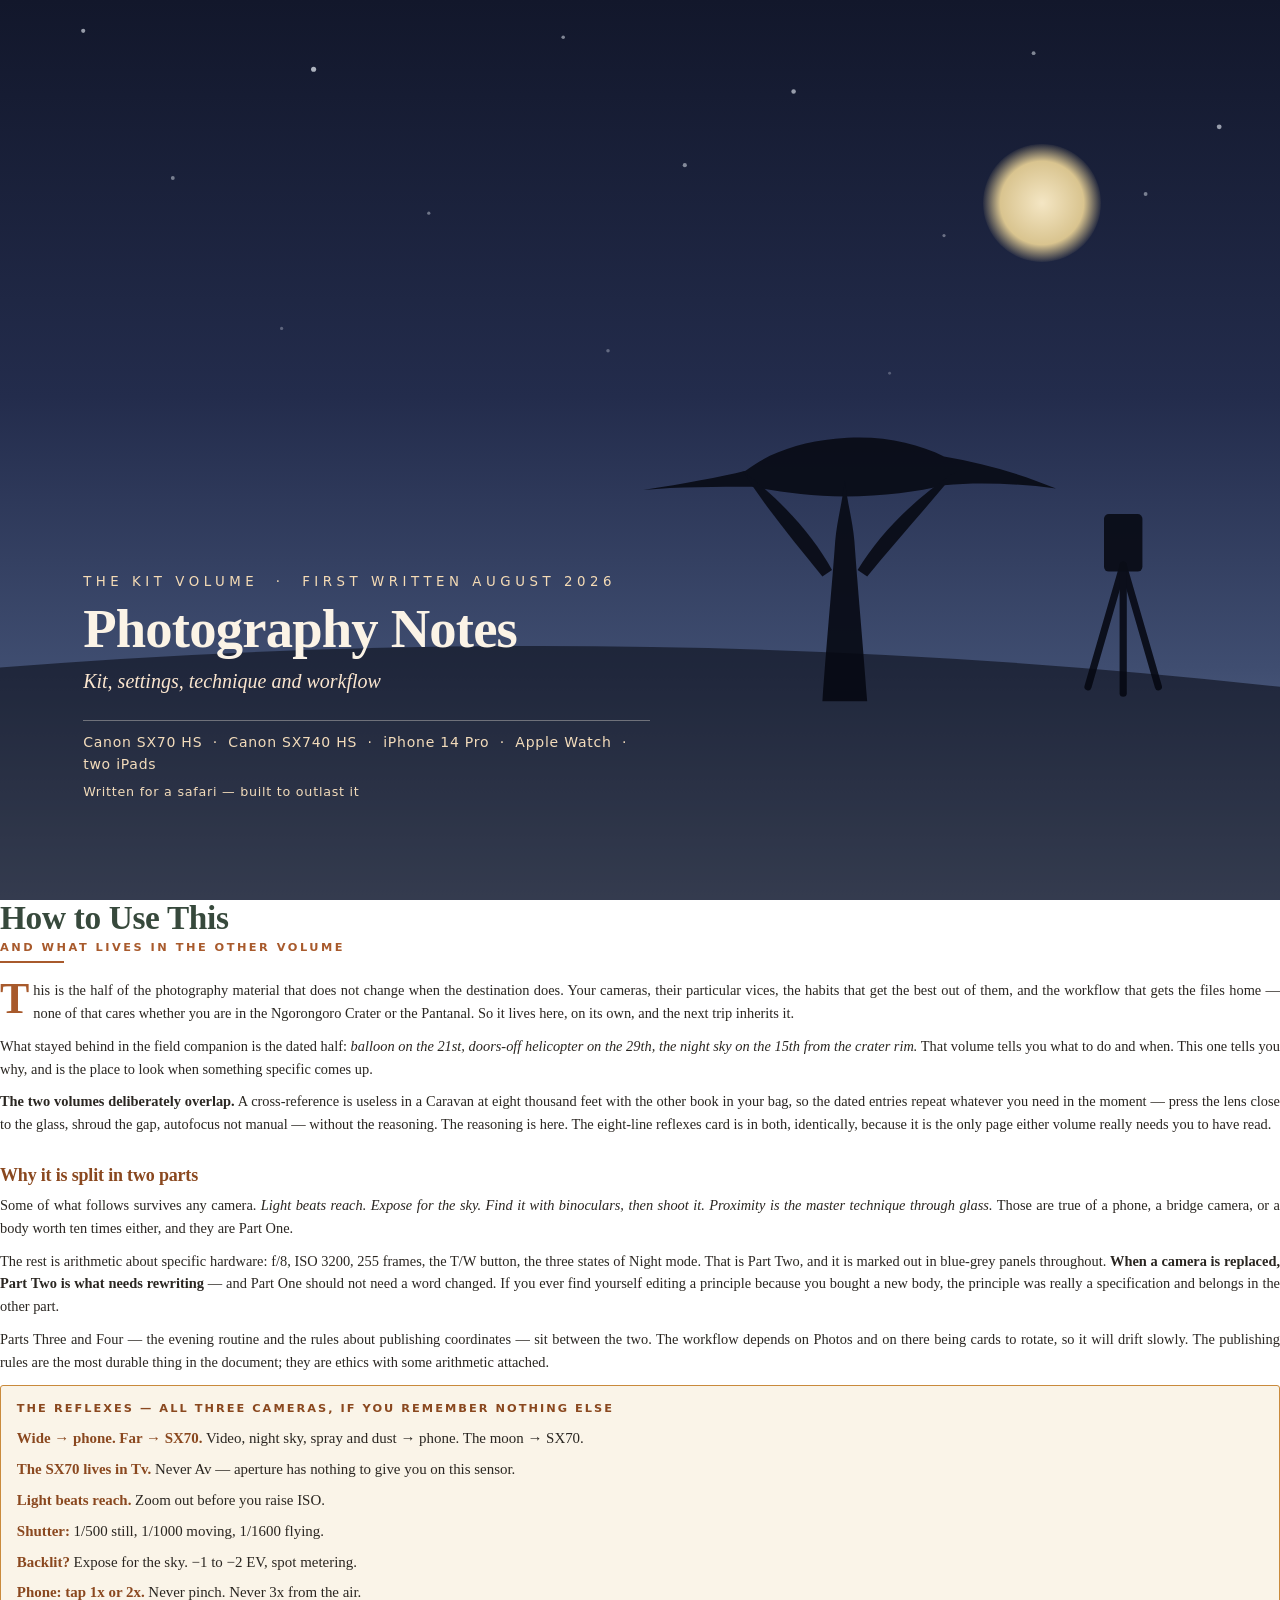
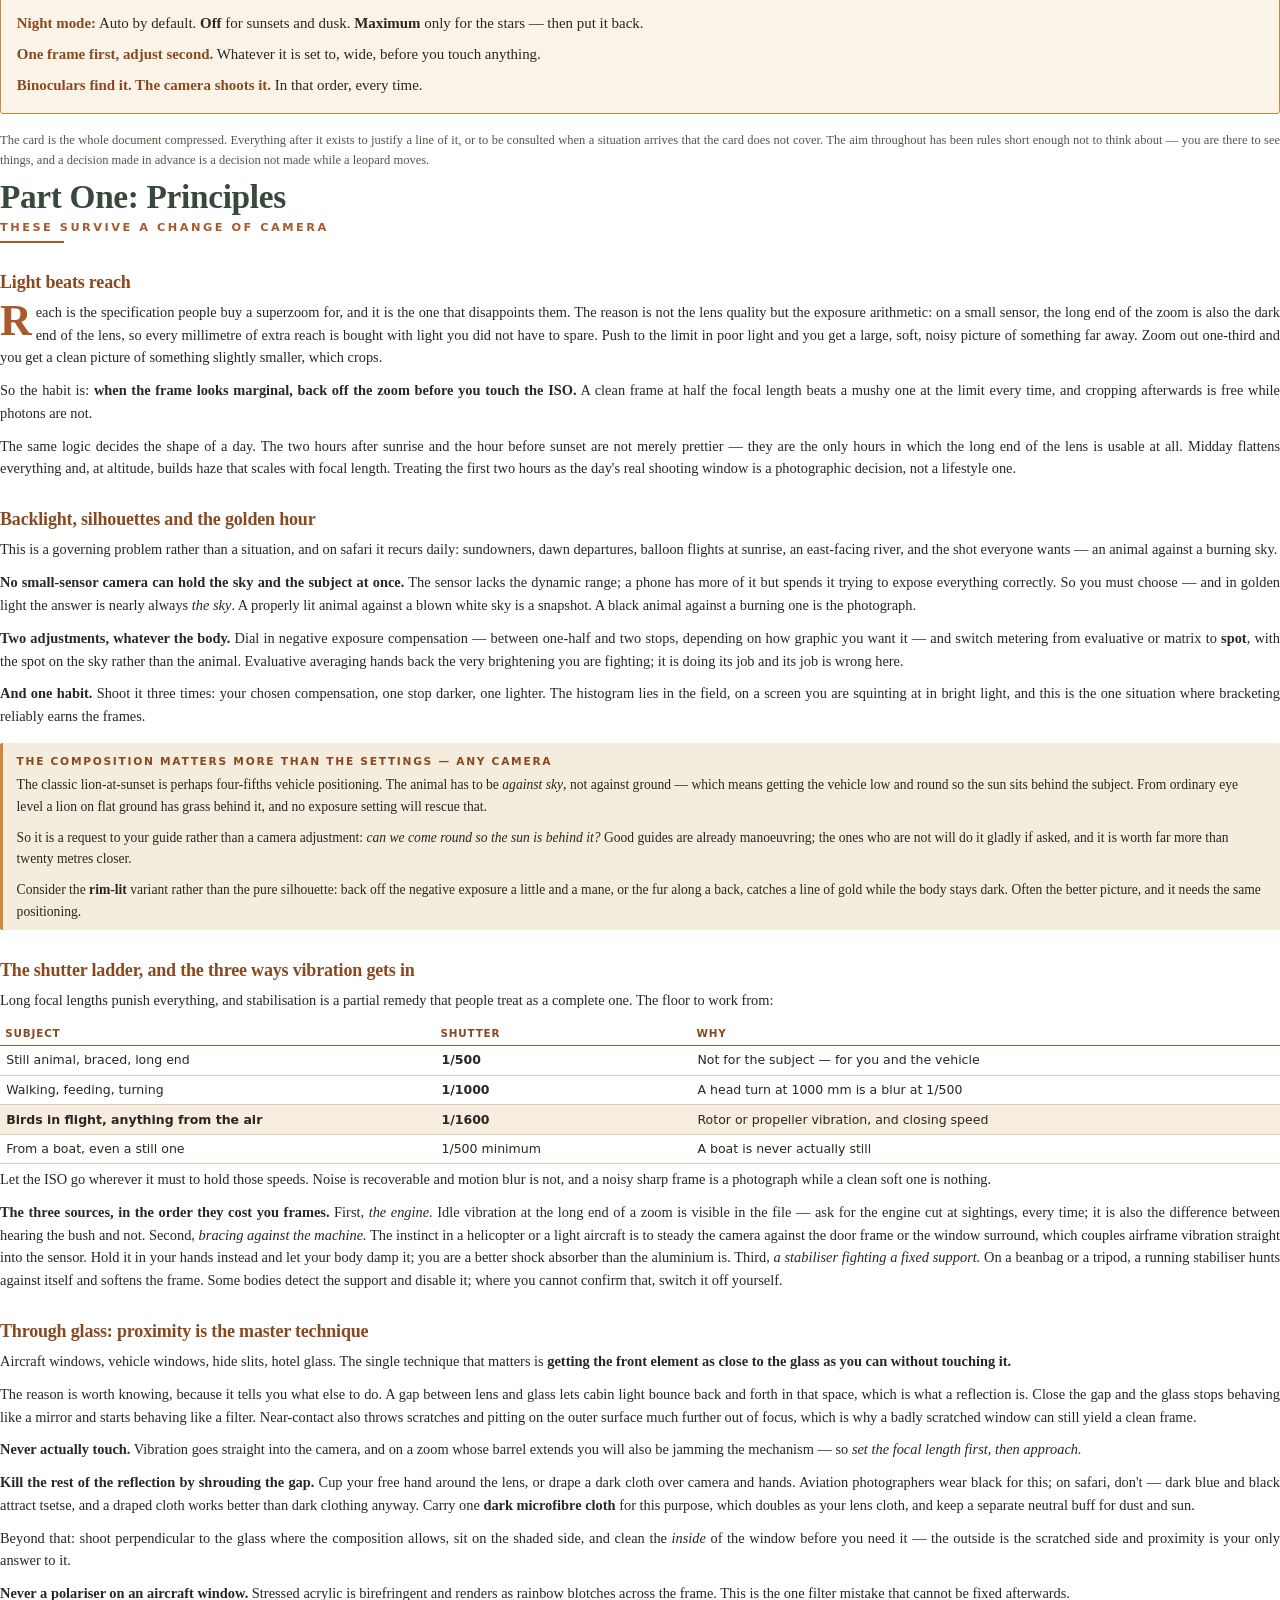
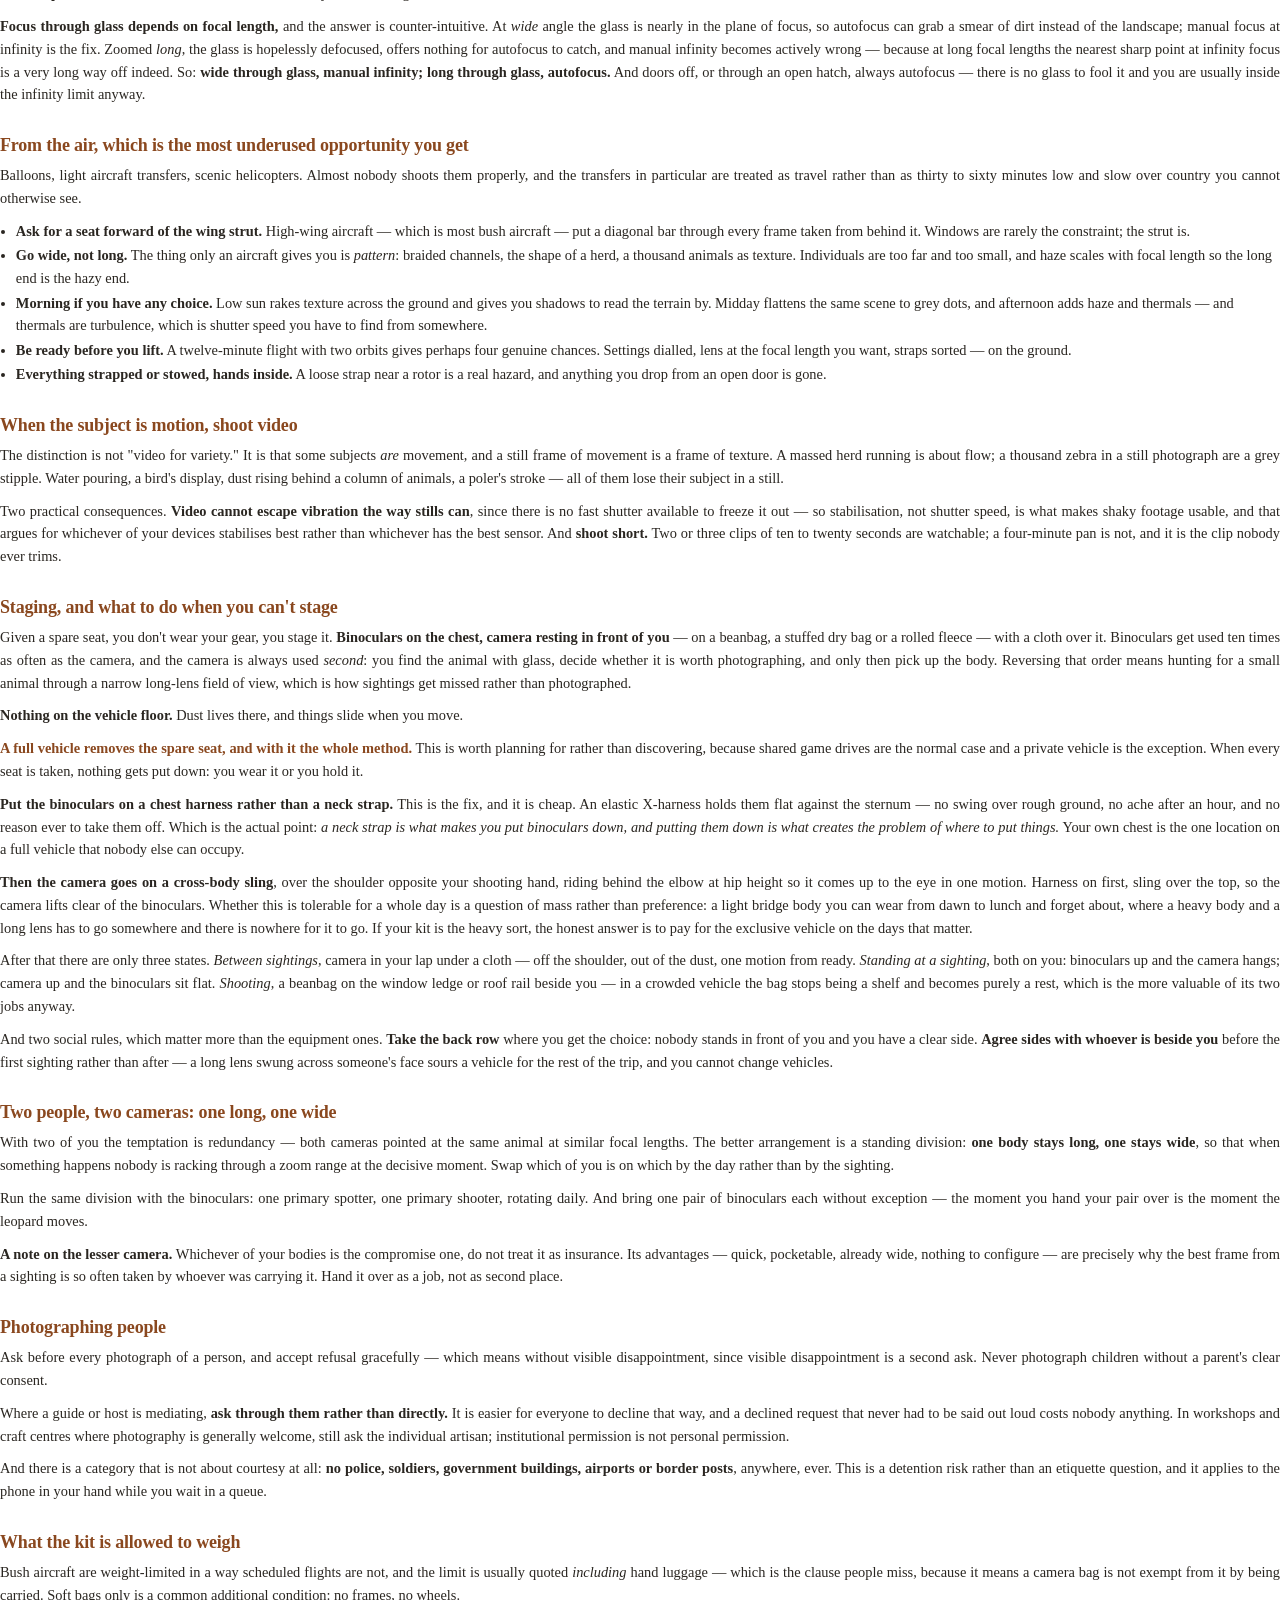
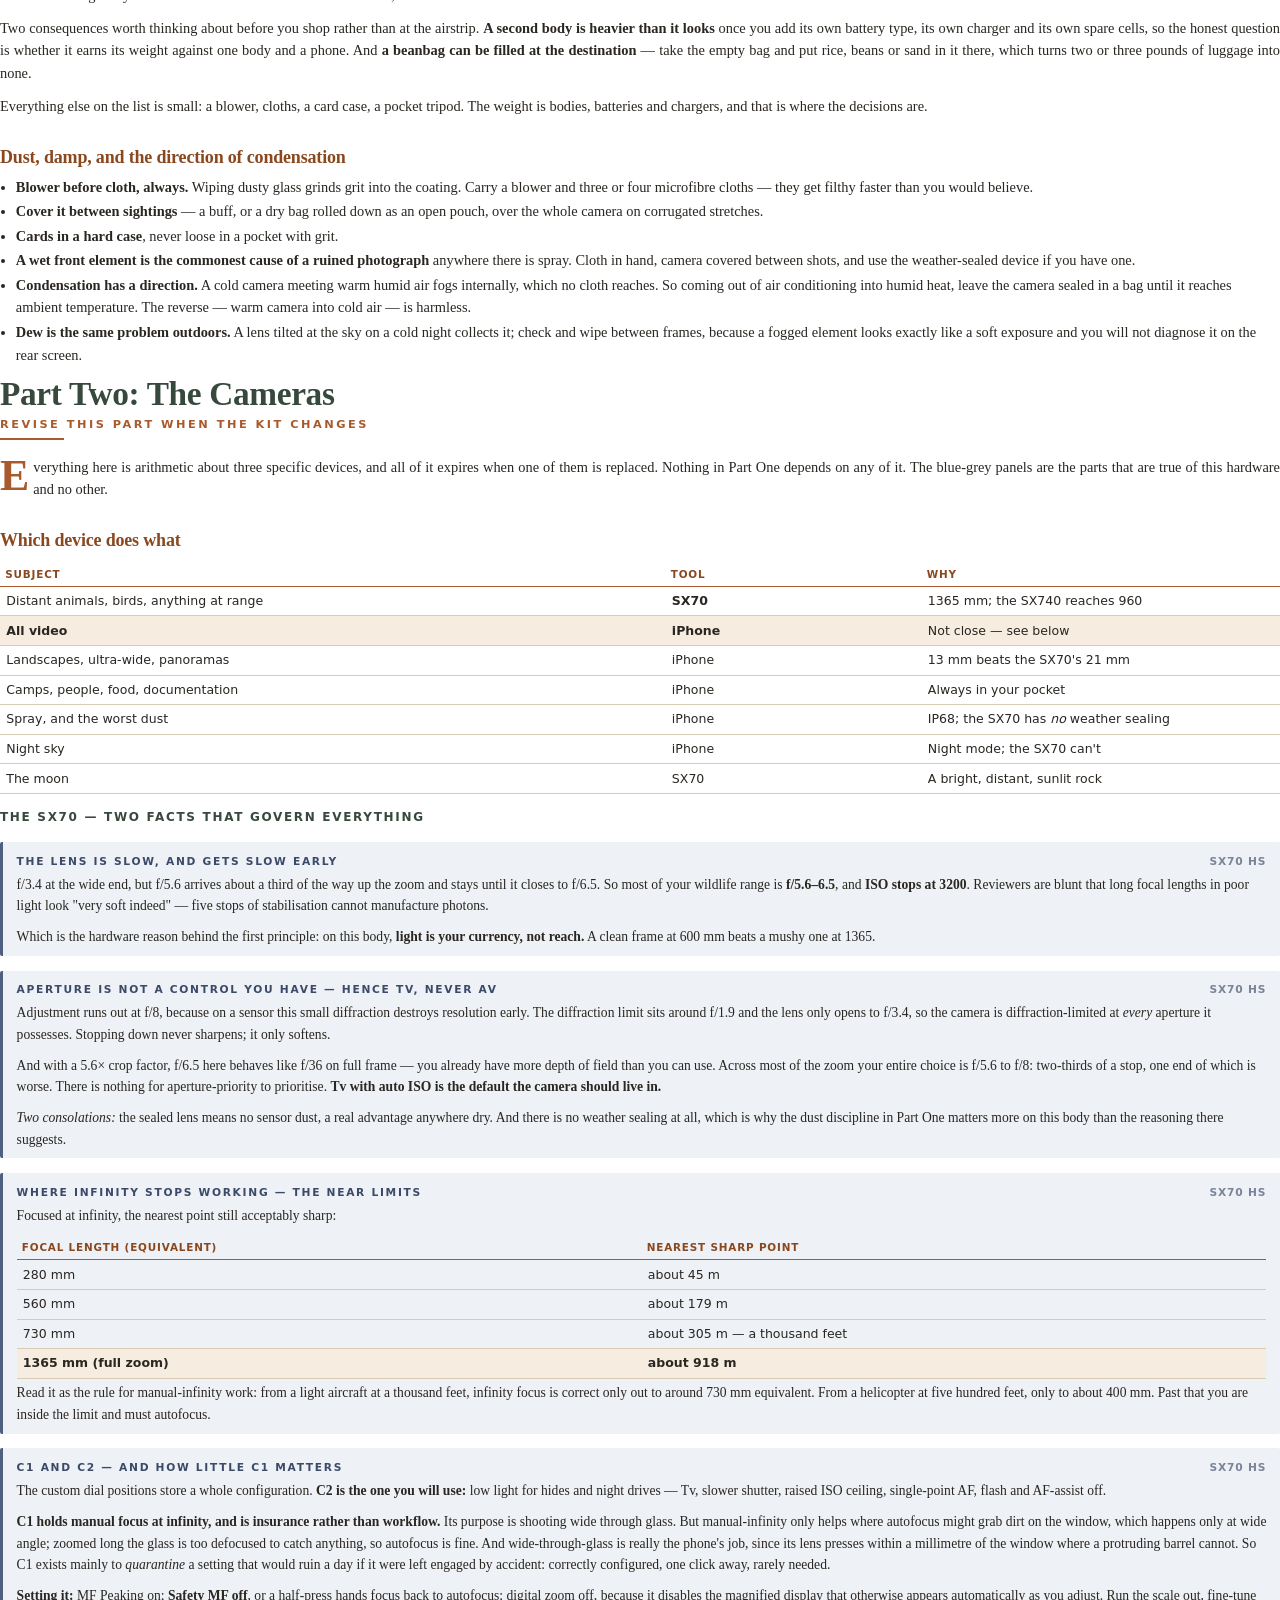
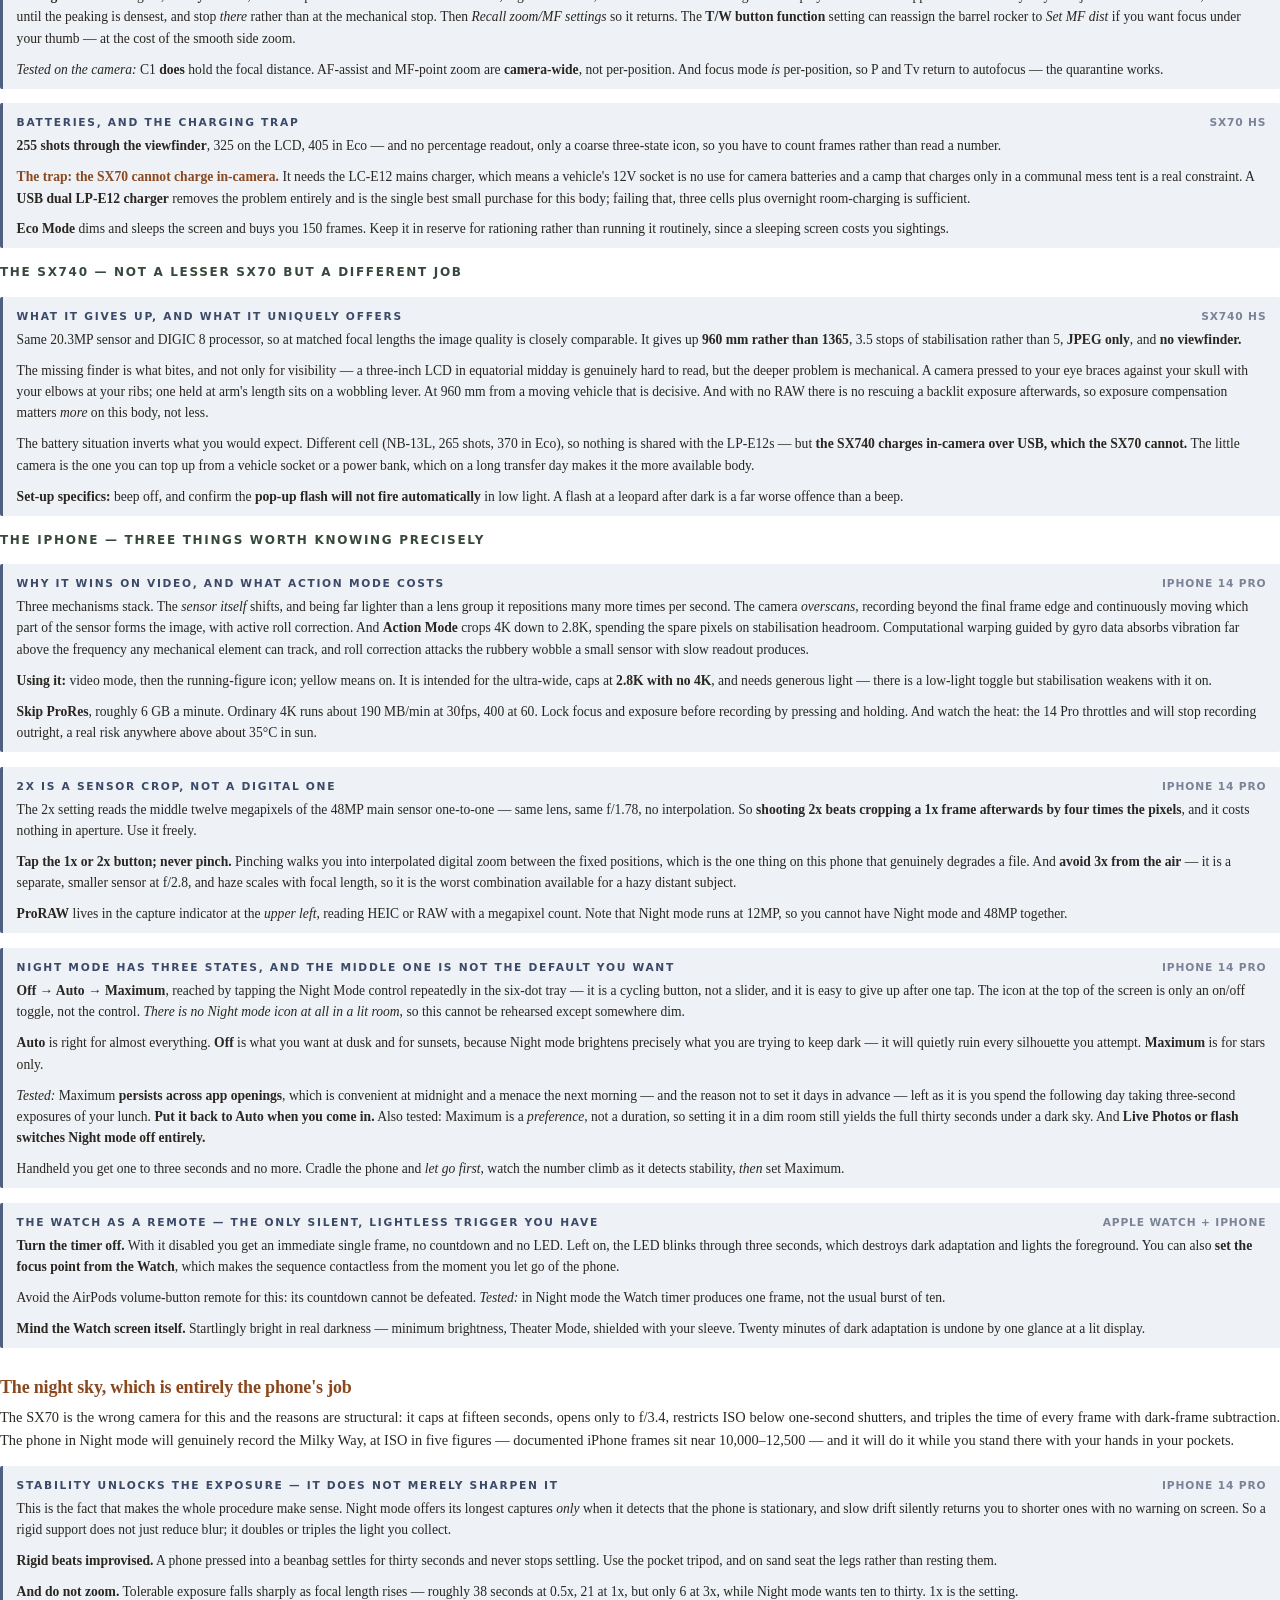
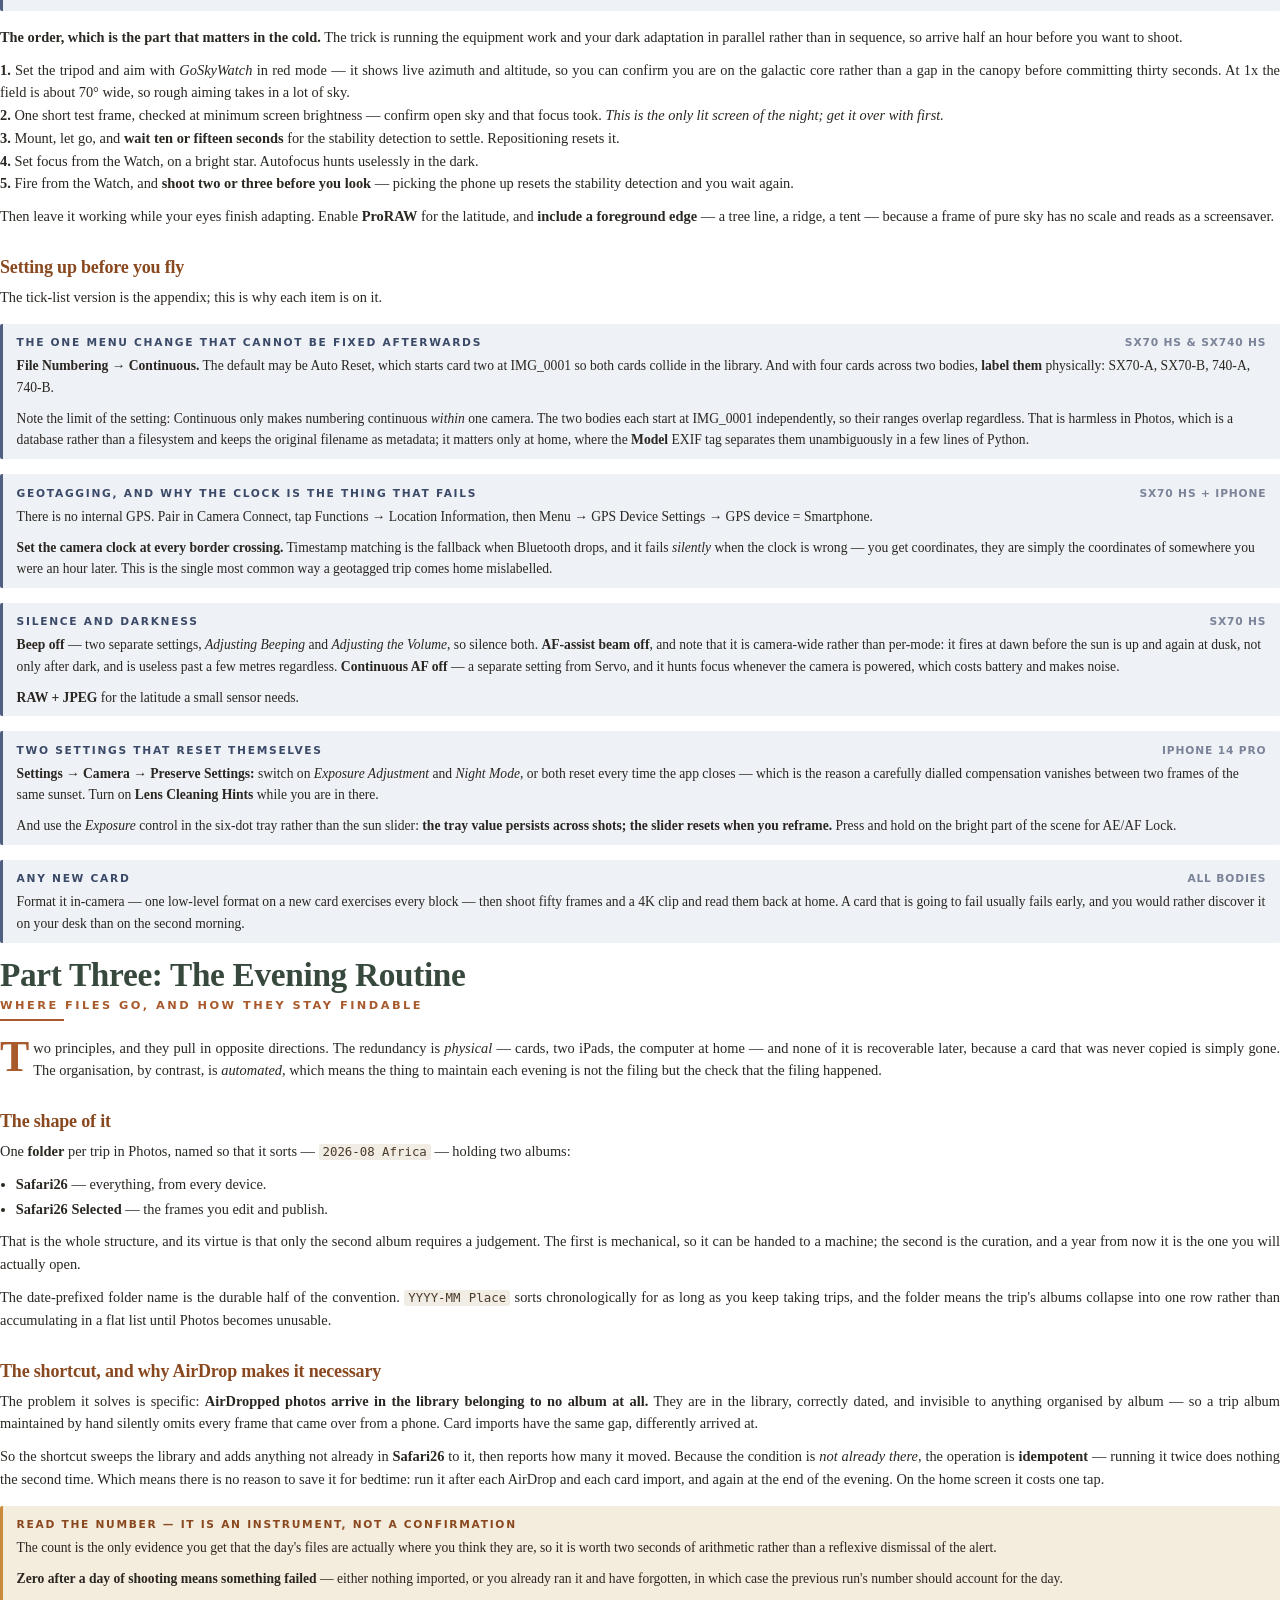
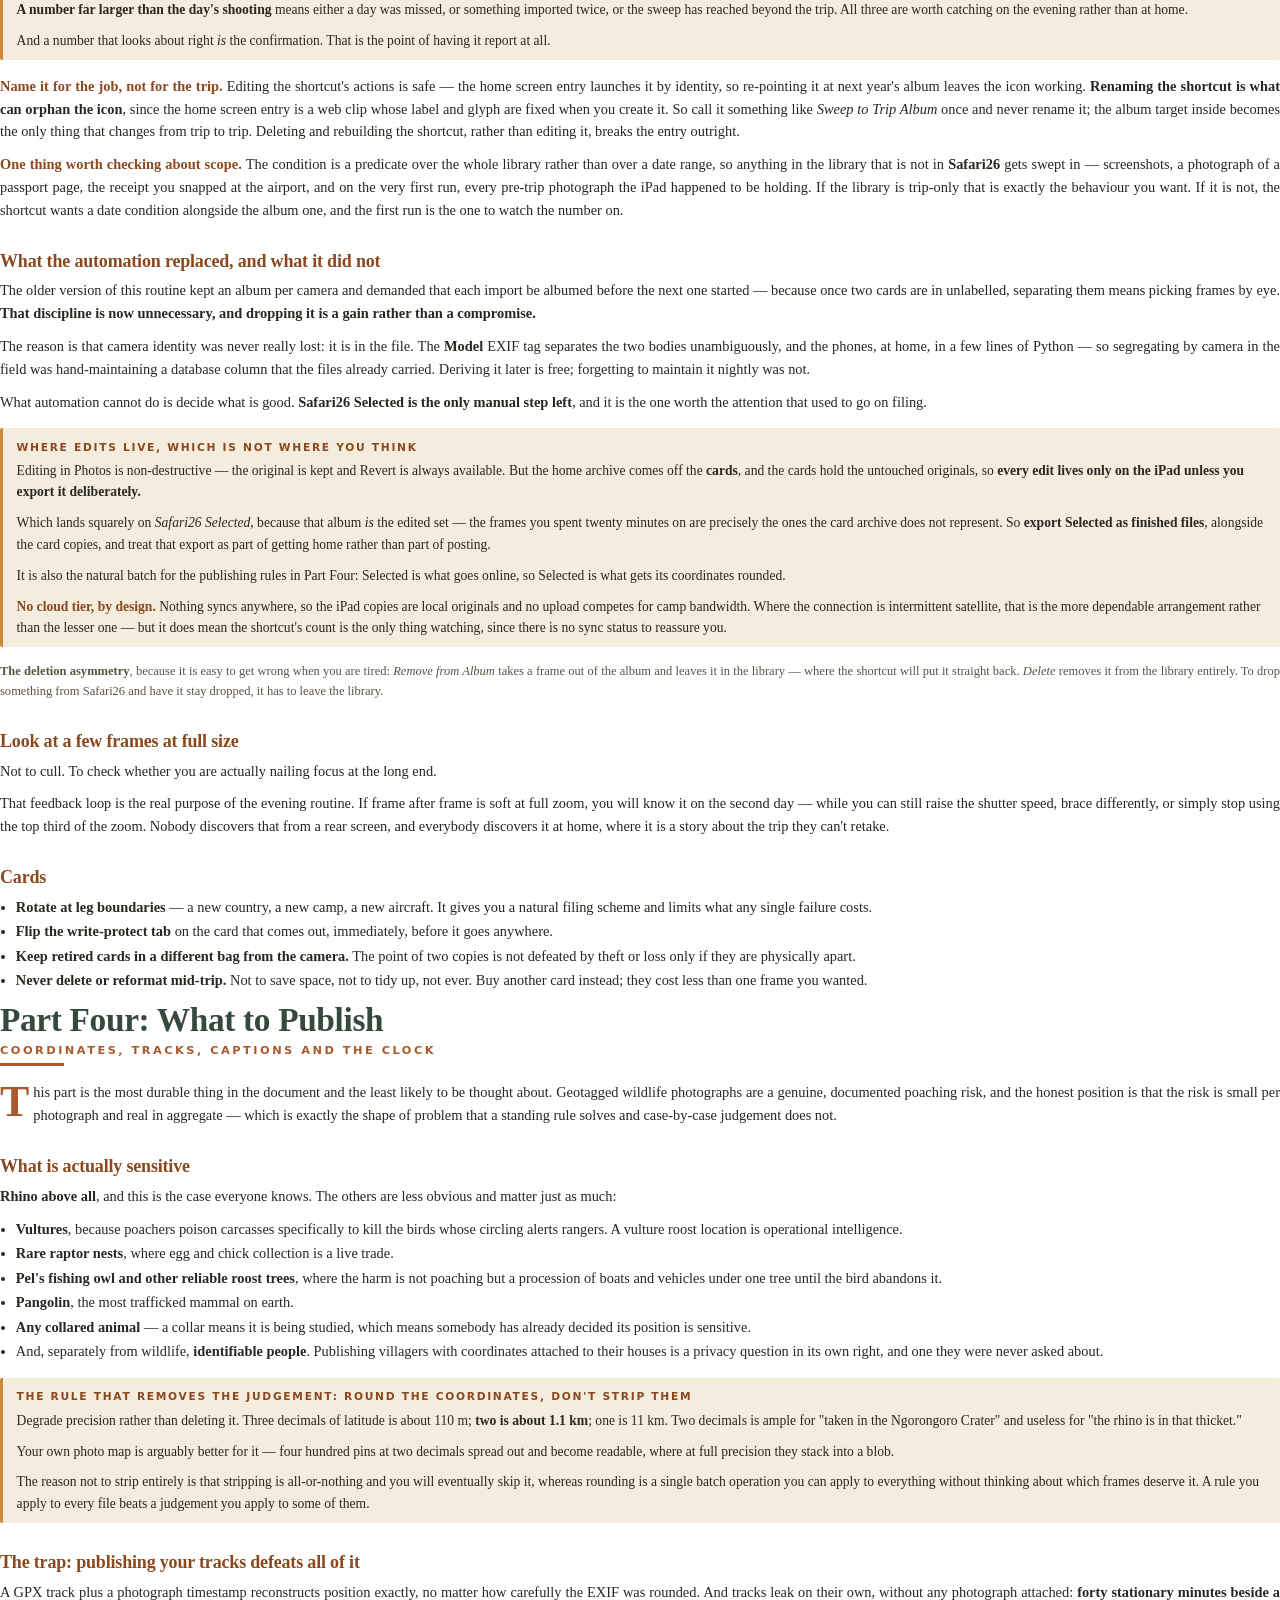
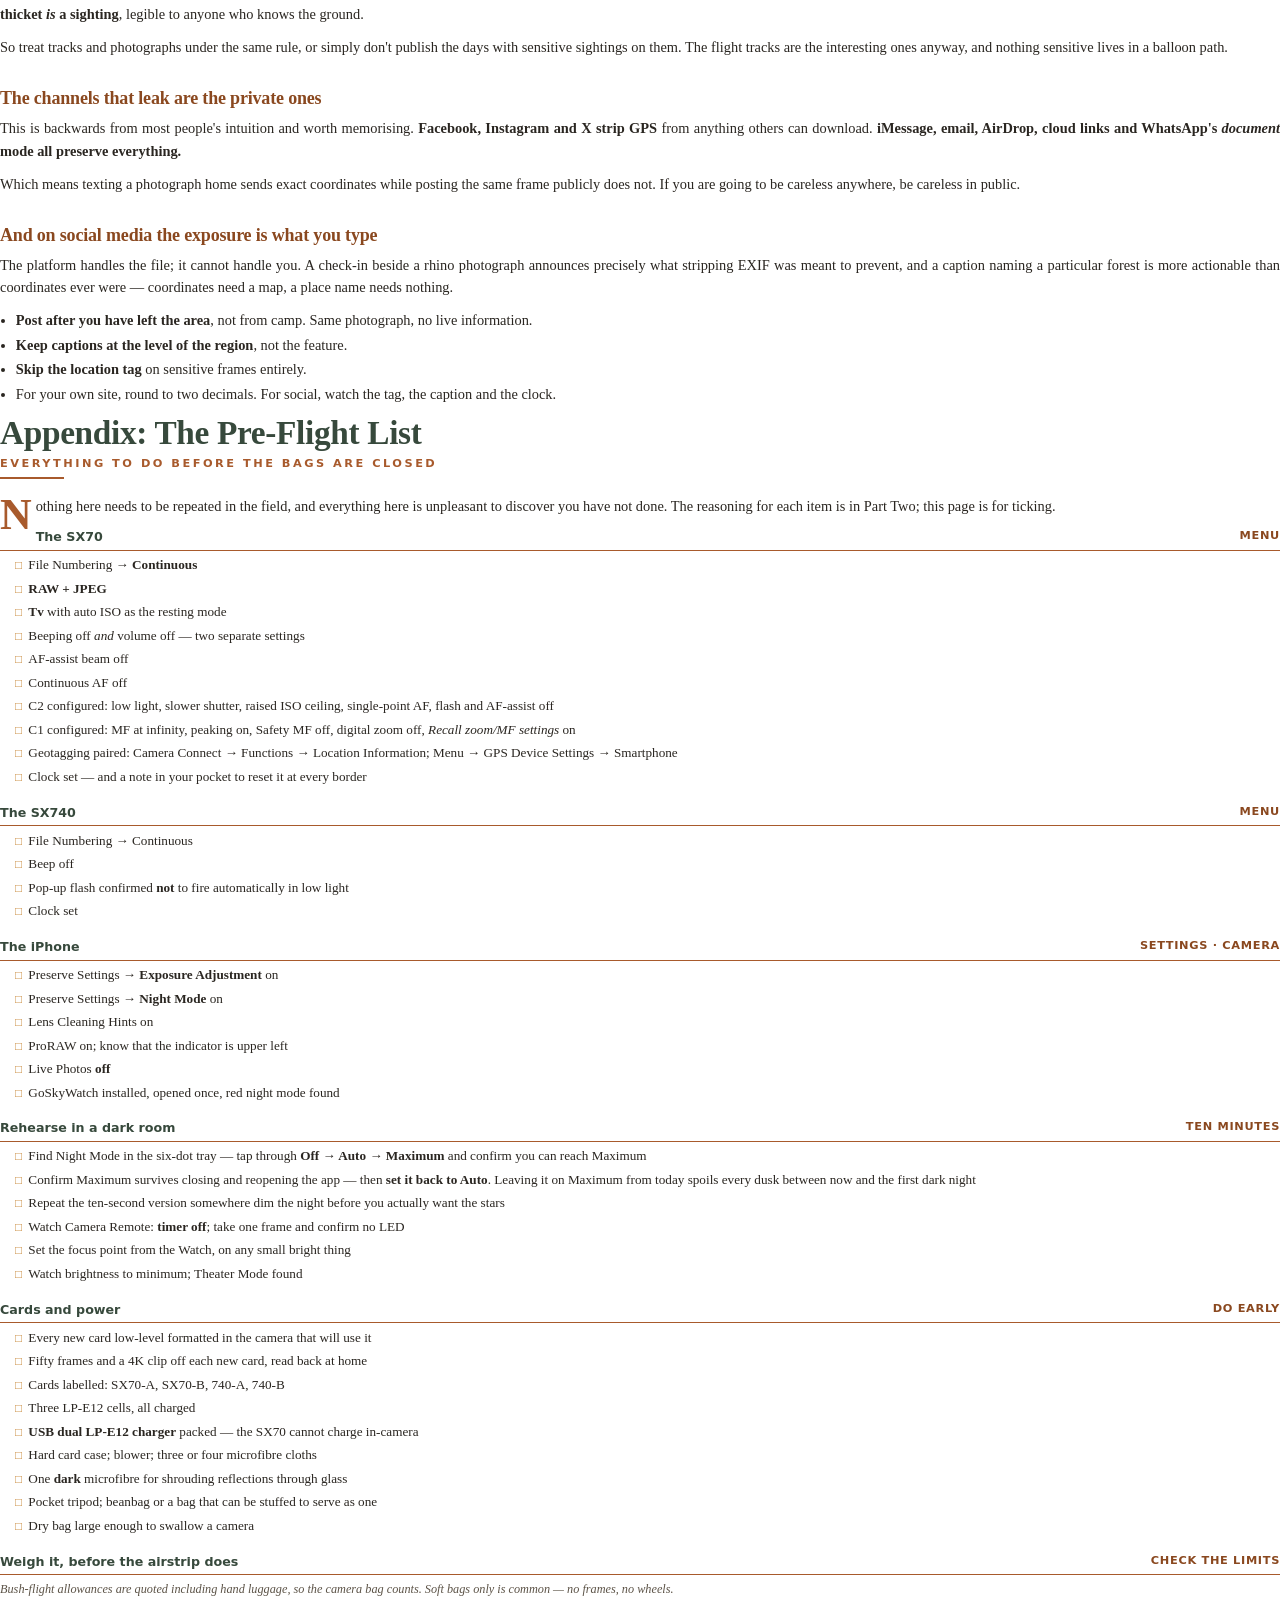
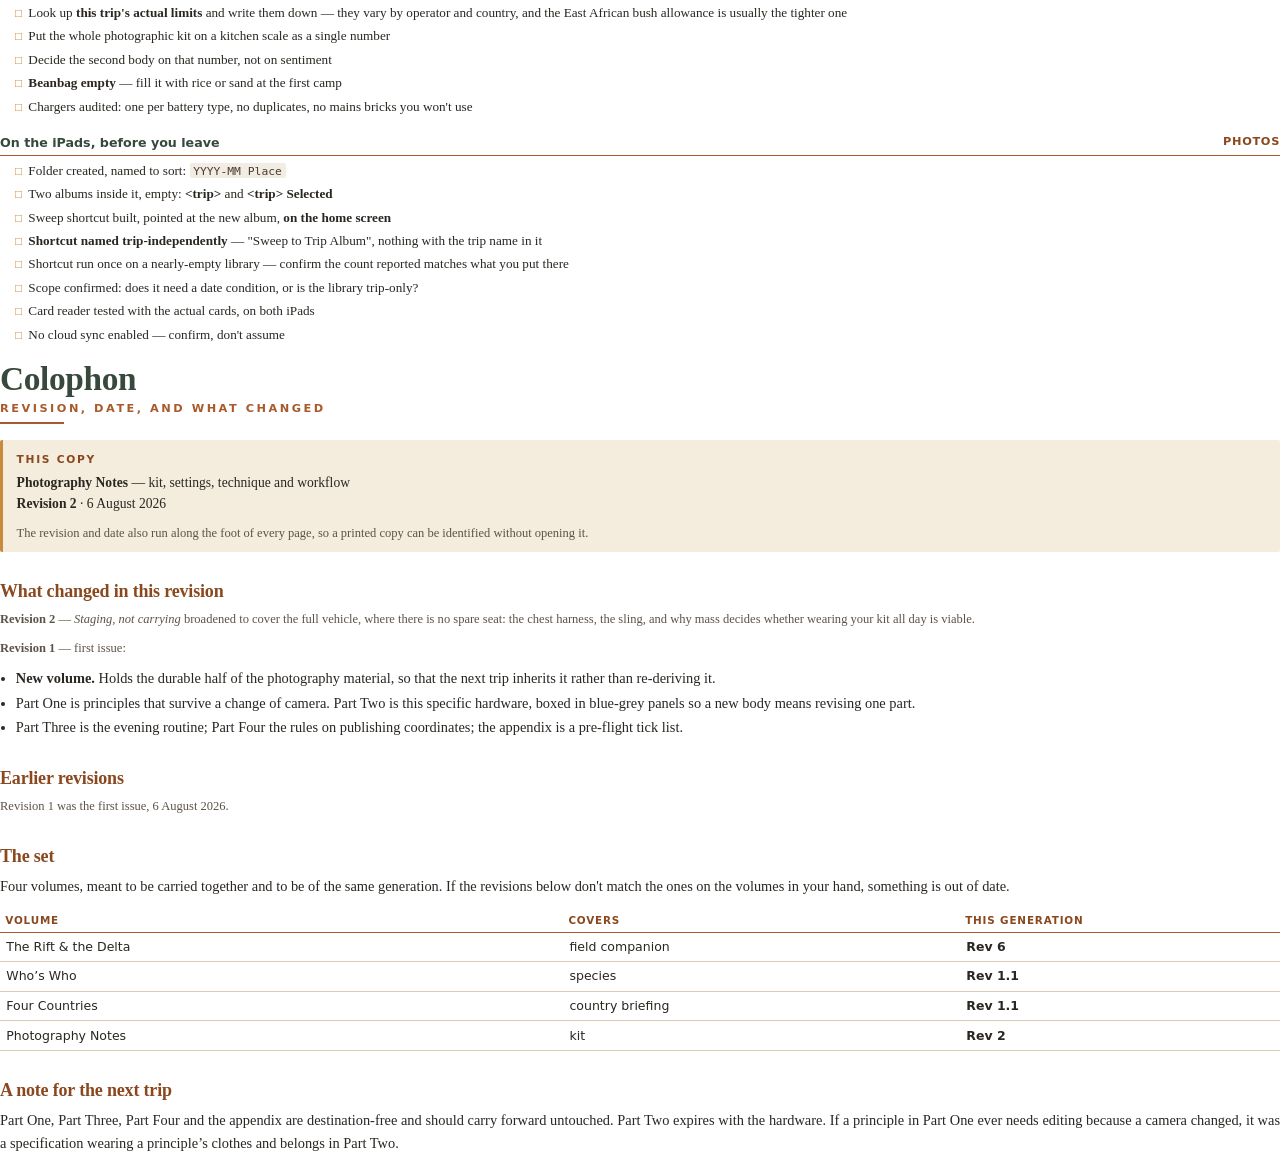
<file: html/Africa2026/photography-notes-SOURCE.html>
<!DOCTYPE html>
<html lang="en">
<head>
<meta charset="utf-8">
<title>Photography Notes — Kit, Settings, Technique and Workflow</title>
<style>
  :root{
    --ink:#2a2621;
    --soft:#5c5347;
    --terra:#a85a2c;
    --terra-d:#8a481f;
    --green:#37493c;
    --gold:#c98a3c;
    --cream:#fbf7ef;
    --panel:#f4ecdd;
    --rule:#d8cbb3;
  }

  @page {
    size: Letter;
    margin: 24mm 20mm 20mm 20mm;
    @top-right{
      content: string(chaptitle);
      font-family: "Carlito","DejaVu Sans",sans-serif;
      font-size: 8pt; letter-spacing:.12em; text-transform:uppercase;
      color:#9a8f7c;
    }
    @top-left{
      content: "Photography Notes";
      font-family: "Carlito","DejaVu Sans",sans-serif;
      font-size: 8pt; letter-spacing:.12em; text-transform:uppercase;
      color:#c3b79f;
    }
    @bottom-left{
      content: "Photography Notes · Rev 2 · 6 August 2026";
      font-family: "Carlito","DejaVu Sans",sans-serif;
      font-size: 7pt; letter-spacing:.06em; color:#bcb2a0;
    }
    @bottom-center{
      content: counter(page);
      font-family: "Carlito","DejaVu Sans",sans-serif;
      font-size: 9pt; color:#9a8f7c;
    }
  }
  @page cover { margin:0; @top-right{content:none} @top-left{content:none} @bottom-center{content:none} @bottom-left{content:none} }
  @page :first { @top-right{content:none} @top-left{content:none} }

  html{ font-family:"Lora","GFS Baskerville",Georgia,serif; color:var(--ink); }
  body{ margin:0; font-size:10.8pt; line-height:1.58; }

  p{ orphans:3; widows:3; margin:0 0 .7em 0; text-align:justify; -webkit-hyphens:auto; hyphens:auto; }
  p.first{ text-indent:0; }
  p.run{ text-indent:1.3em; margin-top:-.3em; }

  h1.chapter{
    string-set: chaptitle content(text);
    break-before: page;
    font-size:25pt; font-weight:700; line-height:1.08;
    color:var(--green); margin:0 0 .1em 0; letter-spacing:-.01em;
  }
  .kicker{
    font-family:"Carlito","DejaVu Sans",sans-serif;
    font-size:8.5pt; letter-spacing:.22em; text-transform:uppercase;
    color:var(--terra); margin:0 0 .35em 0; font-weight:700;
  }
  .chaprule{ height:2.2px; background:var(--terra); width:64px; margin:.15em 0 1.1em 0; border:0;}
  h2{
    font-size:13.5pt; color:var(--terra-d); font-weight:700;
    margin:1.4em 0 .25em 0; letter-spacing:-.01em;
  }
  h3{
    font-family:"Carlito","DejaVu Sans",sans-serif;
    font-size:9pt; letter-spacing:.14em; text-transform:uppercase;
    color:var(--green); font-weight:700; margin:1.2em 0 .3em 0;
  }

  /* drop cap on chapter openers */
  p.lead::first-letter{
    font-size:3.05em; line-height:.82; float:left;
    padding:.05em .09em 0 0; color:var(--terra);
    font-weight:700;
  }
  p.lead{ text-indent:0; }

  .panel{
    background:var(--panel);
    border-left:3px solid var(--gold);
    padding:.85em 1em .6em 1em;
    margin:1.1em 0; border-radius:2px;
    break-inside:avoid;
    font-size:10.2pt;
  }
  .panel .h{
    font-family:"Carlito","DejaVu Sans",sans-serif;
    font-size:8pt; letter-spacing:.16em; text-transform:uppercase;
    color:var(--terra-d); font-weight:700; margin:0 0 .3em 0;
  }
  .panel p{ text-align:left; }
  .panel p:last-child{ margin-bottom:0; }

  .watch{
    background:#eef2ec;
    border-left:3px solid var(--green);
    padding:.85em 1em .6em 1em;
    margin:1.1em 0; border-radius:2px;
    break-inside:avoid;
    font-size:10.1pt;
  }
  .watch .h{
    font-family:"Carlito","DejaVu Sans",sans-serif;
    font-size:8pt; letter-spacing:.16em; text-transform:uppercase;
    color:var(--green); font-weight:700; margin:0 0 .35em 0;
  }
  .watch p{ text-align:left; margin-bottom:.45em; }
  .watch p:last-child{ margin-bottom:0; }
  .watch .grp{ font-family:"Carlito","DejaVu Sans",sans-serif; font-size:8.2pt;
     letter-spacing:.1em; text-transform:uppercase; color:var(--terra-d); font-weight:700; }
  .star{ color:var(--terra); font-weight:700; }

  .reflex{ break-inside:avoid; margin:.8em 0 1.2em 0; padding:1em 1.1em;
     background:#faf4e8; border:1.5px solid var(--gold); border-radius:3px; }
  .reflex .h{ font-family:"Carlito","DejaVu Sans",sans-serif; font-size:8.5pt; letter-spacing:.18em;
     text-transform:uppercase; color:var(--terra-d); font-weight:700; margin:0 0 .6em 0; }
  .reflex p{ font-size:11.2pt; line-height:1.75; margin:0 0 .32em 0; text-align:left; }
  .reflex p:last-child{ margin-bottom:0; }
  .reflex .k{ color:var(--terra-d); font-weight:700; }
  .camp{ break-inside:avoid; margin:0 0 .95em 0; }
  .camphead{
    font-family:"Carlito","DejaVu Sans",sans-serif; font-size:10pt; font-weight:700;
    color:var(--green); border-bottom:1.5px solid var(--terra);
    padding-bottom:.18em; margin:0 0 .3em 0;
  }
  .camphead .meta{ float:right; color:var(--terra-d); font-weight:700; letter-spacing:.05em; font-size:8.2pt; }
  .camp p{ font-size:10pt; text-align:left; margin:0 0 .35em 0; }
  .camp p:last-child{ margin-bottom:0; }
  .heads{ color:var(--terra-d); font-weight:700; }

  .askblock{ break-inside:avoid; margin:0 0 1.05em 0; }
  .askhead{
    font-family:"Carlito","DejaVu Sans",sans-serif; font-size:9.5pt; font-weight:700;
    color:var(--green); border-bottom:1.5px solid var(--terra);
    padding-bottom:.2em; margin:0 0 .35em 0;
  }
  .askhead .when{ float:right; color:var(--terra-d); font-weight:700; letter-spacing:.06em; font-size:8.5pt; }
  .askblock ul{ margin:.25em 0 .3em 0; padding-left:1.05em; list-style:none; }
  .askblock li{ margin:.2em 0; text-indent:-1.05em; padding-left:1.05em; font-size:9.9pt; }
  .askblock li::before{ content:"\25A1"; color:var(--gold); font-size:9pt; padding-right:.5em; }
  .askblock .ctx{ font-size:9.2pt; color:var(--soft); font-style:italic; margin:.1em 0 .3em 0; }

  em.term{ font-style:italic; color:var(--green); }
  .small{ font-size:9.4pt; color:var(--soft); }

  table.mv.wide{ font-size:8.1pt; }
  table.mv.wide th{ font-size:6.9pt; letter-spacing:.04em; padding:.3em .22em; }
  table.mv.wide td{ padding:.28em .22em; }
  table.mv{ width:100%; border-collapse:collapse; font-size:9.4pt; margin:.6em 0 .3em 0; break-inside:avoid;
            font-family:"Carlito","DejaVu Sans",sans-serif;}
  table.mv th{ text-align:left; border-bottom:1.5px solid var(--terra);
     padding:.35em .5em; color:var(--terra-d); text-transform:uppercase; letter-spacing:.08em; font-size:7.8pt;}
  table.mv td{ padding:.35em .5em; border-bottom:.6px solid var(--rule); vertical-align:top; }
  table.mv tr.heavy td{ background:#f6ede0; }
  .flag{ color:var(--terra-d); font-weight:700; }

  ul.tight{ margin:.2em 0 .7em 0; padding-left:1.1em; break-inside:avoid; }
  ul.tight li{ margin:.12em 0; }

  .quietrule{ border:0; border-top:1px solid var(--rule); margin:1.4em 0; }

  /* ---- COVER ---- */
  .cover{ page:cover; height:100vh; box-sizing:border-box;
     background:
       linear-gradient(180deg, #6d4523 0%, #8a481f 42%, #a85a2c 70%, #c98a3c 100%);
     color:#fbf3e6; position:relative; overflow:hidden; }
  .cover .sky{ position:absolute; inset:0; top:0; left:0; width:100%; height:100%; }
  .cover .sun{ position:absolute; right:16%; top:20%; width:150px; height:150px;
     border-radius:50%; background:radial-gradient(circle,#ffe6b8 0%,#ffcf85 55%,rgba(255,207,133,0) 72%); }
  .cover .content{ position:absolute; left:0; right:0; bottom:0; padding:0 22mm 26mm 22mm; }
  .cover .eyebrow{ font-family:"Carlito","DejaVu Sans",sans-serif; letter-spacing:.34em;
     text-transform:uppercase; font-size:10pt; color:#f6dcb6; margin-bottom:.7em;}
  .cover h1{ font-size:41pt; line-height:1.02; margin:0 0 .18em 0; font-weight:700; letter-spacing:-.015em;}
  .cover .sub{ font-size:15pt; font-style:italic; color:#fbe6cf; margin:0 0 1.1em 0;}
  .cover .meta{ font-family:"Carlito","DejaVu Sans",sans-serif; font-size:9.5pt; letter-spacing:.06em;
     color:#f3dcbb; border-top:1px solid rgba(251,243,230,.35); padding-top:.8em; max-width:150mm;}
  .cover .route{ font-size:10.5pt; }
  .toc-note{ font-style:italic; color:var(--soft); }

  /* ---- volume-specific: the dusk cover ---- */
  .cover{ background: linear-gradient(180deg,#12172b 0%,#232c4c 44%,#3f4d70 74%,#6d7b9b 100%); }
  .cover .sun{ right:14%; top:16%; width:118px; height:118px;
     background:radial-gradient(circle,#f4e6c4 0%,#d9c48f 50%,rgba(217,196,143,0) 72%); }

  /* ---- inline literals: album and folder names ---- */
  code{ font-family:"DejaVu Sans Mono",monospace; font-size:.86em;
     background:#f2ede4; padding:.08em .32em; border-radius:2px; color:#4a3b2a; }

  /* ---- model-specific blocks: revise these when the kit changes ---- */
  .spec{ background:#eef1f6; border-left:3px solid #4f5f80;
     padding:.85em 1em .6em 1em; margin:1.1em 0; border-radius:2px;
     break-inside:avoid; font-size:10.2pt; }
  .spec .h{ font-family:"Carlito","DejaVu Sans",sans-serif;
     font-size:8pt; letter-spacing:.16em; text-transform:uppercase;
     color:#3b4a68; font-weight:700; margin:0 0 .3em 0; }
  .spec p{ text-align:left; }
  .spec p:last-child{ margin-bottom:0; }
  .spec .h .tag{ float:right; letter-spacing:.08em; color:#7a8398; font-weight:700; }
</style>
</head>
<body>

<!-- ============ COVER ============ -->
<section class="cover">
  <svg class="sky" viewBox="0 0 800 1000" preserveAspectRatio="xMidYMid slice" xmlns="http://www.w3.org/2000/svg">
    <!-- stars: dense high, thinning toward the horizon -->
    <g fill="#eef3fb">
      <circle cx="78" cy="64" r="1.7" opacity=".9"/><circle cx="164" cy="118" r="1.1" opacity=".6"/>
      <circle cx="236" cy="52" r="2.1" opacity=".95"/><circle cx="318" cy="104" r="1.3" opacity=".7"/>
      <circle cx="404" cy="58" r="1.7" opacity=".85"/><circle cx="126" cy="176" r="1.5" opacity=".75"/>
      <circle cx="286" cy="188" r="1.2" opacity=".6"/><circle cx="462" cy="140" r="1.9" opacity=".9"/>
      <circle cx="548" cy="76" r="1.4" opacity=".7"/><circle cx="612" cy="128" r="1.1" opacity=".55"/>
      <circle cx="700" cy="58" r="1.8" opacity=".85"/><circle cx="758" cy="126" r="1.3" opacity=".65"/>
      <circle cx="52" cy="238" r="1.3" opacity=".6"/><circle cx="196" cy="262" r="1.6" opacity=".7"/>
      <circle cx="352" cy="242" r="1.1" opacity=".5"/><circle cx="496" cy="276" r="1.4" opacity=".6"/>
      <circle cx="646" cy="252" r="1.2" opacity=".5"/><circle cx="762" cy="298" r="1.5" opacity=".6"/>
      <circle cx="108" cy="330" r="1.2" opacity=".45"/><circle cx="268" cy="352" r="1.0" opacity=".4"/>
      <circle cx="428" cy="322" r="1.3" opacity=".5"/><circle cx="590" cy="366" r="1.0" opacity=".38"/>
      <circle cx="716" cy="340" r="1.2" opacity=".45"/><circle cx="176" cy="424" r="1.0" opacity=".3"/>
      <circle cx="380" cy="438" r="1.1" opacity=".32"/><circle cx="556" cy="452" r="0.9" opacity=".26"/>
    </g>
    <!-- the same acacia as the field companion, moved clear of the title -->
    <g fill="#0a0d18" opacity="0.95" transform="translate(370,-115)">
      <path d="M32 640 C 58 636, 80 632, 96 628 C 110 617, 130 610, 152 608 C 178 605, 202 610, 220 619 C 244 623, 268 630, 290 639 C 266 636, 242 635, 220 637 C 204 641, 182 644, 158 644 C 136 644, 116 641, 100 638 C 78 638, 54 638, 32 640 Z"/>
      <path d="M150 690 C 138 668, 118 646, 94 628 C 108 650, 126 672, 144 694 Z"/>
      <path d="M166 690 C 180 667, 202 645, 228 628 C 210 650, 190 672, 172 694 Z"/>
      <path d="M144 772 C 147 730, 150 700, 152 672 C 153 660, 156 650, 158 634 C 160 650, 163 660, 164 672 C 166 700, 169 732, 172 772 Z"/>
    </g>
    <!-- a tripod, aimed at the sky -->
    <g stroke="#0a0d18" stroke-width="4.5" fill="none" opacity="0.95" stroke-linecap="round">
      <path d="M702 572 L680 648"/><path d="M702 572 L724 648"/><path d="M702 572 L702 652"/>
    </g>
    <g fill="#0a0d18" opacity="0.95">
      <rect x="690" y="540" width="24" height="36" rx="3"/>
    </g>
    <!-- ground -->
    <path d="M0 636 Q400 604 800 648 L800 1000 L0 1000 Z" fill="#070911" opacity="0.55"/>
  </svg>
  <div class="sun"></div>
  <div class="content">
    <div class="eyebrow">The Kit Volume &nbsp;&middot;&nbsp; First written August 2026</div>
    <h1>Photography Notes</h1>
    <div class="sub">Kit, settings, technique and workflow</div>
    <div class="meta">
      <div class="route">Canon SX70 HS &nbsp;&middot;&nbsp; Canon SX740 HS &nbsp;&middot;&nbsp; iPhone 14 Pro &nbsp;&middot;&nbsp; Apple Watch &nbsp;&middot;&nbsp; two iPads</div>
      <div style="margin-top:.5em;">Written for a safari &mdash; built to outlast it</div>
    </div>
  </div>
</section>

<!-- ============ HOW TO USE THIS ============ -->
<h1 class="chapter">How to Use This</h1>
<p class="kicker">And what lives in the other volume</p>
<hr class="chaprule">

<p class="lead">This is the half of the photography material that does not change when the destination does. Your cameras, their particular vices, the habits that get the best out of them, and the workflow that gets the files home &mdash; none of that cares whether you are in the Ngorongoro Crater or the Pantanal. So it lives here, on its own, and the next trip inherits it.</p>

<p>What stayed behind in the field companion is the dated half: <em>balloon on the 21st, doors-off helicopter on the 29th, the night sky on the 15th from the crater rim.</em> That volume tells you what to do and when. This one tells you why, and is the place to look when something specific comes up.</p>

<p><strong>The two volumes deliberately overlap.</strong> A cross-reference is useless in a Caravan at eight thousand feet with the other book in your bag, so the dated entries repeat whatever you need in the moment &mdash; press the lens close to the glass, shroud the gap, autofocus not manual &mdash; without the reasoning. The reasoning is here. The eight-line reflexes card is in both, identically, because it is the only page either volume really needs you to have read.</p>

<h2>Why it is split in two parts</h2>

<p>Some of what follows survives any camera. <em>Light beats reach. Expose for the sky. Find it with binoculars, then shoot it. Proximity is the master technique through glass.</em> Those are true of a phone, a bridge camera, or a body worth ten times either, and they are Part One.</p>

<p>The rest is arithmetic about specific hardware: f/8, ISO 3200, 255 frames, the T/W button, the three states of Night mode. That is Part Two, and it is marked out in blue-grey panels throughout. <strong>When a camera is replaced, Part Two is what needs rewriting</strong> &mdash; and Part One should not need a word changed. If you ever find yourself editing a principle because you bought a new body, the principle was really a specification and belongs in the other part.</p>

<p>Parts Three and Four &mdash; the evening routine and the rules about publishing coordinates &mdash; sit between the two. The workflow depends on Photos and on there being cards to rotate, so it will drift slowly. The publishing rules are the most durable thing in the document; they are ethics with some arithmetic attached.</p>

<div class="reflex">
  <div class="h">The reflexes &mdash; all three cameras, if you remember nothing else</div>
  <p><span class="k">Wide &rarr; phone. Far &rarr; SX70.</span> Video, night sky, spray and dust &rarr; phone. The moon &rarr; SX70.</p>
  <p><span class="k">The SX70 lives in Tv.</span> Never Av &mdash; aperture has nothing to give you on this sensor.</p>
  <p><span class="k">Light beats reach.</span> Zoom out before you raise ISO.</p>
  <p><span class="k">Shutter:</span> 1/500 still, 1/1000 moving, 1/1600 flying.</p>
  <p><span class="k">Backlit?</span> Expose for the sky. &minus;1 to &minus;2 EV, spot metering.</p>
  <p><span class="k">Phone: tap 1x or 2x.</span> Never pinch. Never 3x from the air.</p>
  <p><span class="k">Night mode:</span> Auto by default. <strong>Off</strong> for sunsets and dusk. <strong>Maximum</strong> only for the stars &mdash; then put it back.</p>
  <p><span class="k">One frame first, adjust second.</span> Whatever it is set to, wide, before you touch anything.</p>
  <p><span class="k">Binoculars find it. The camera shoots it.</span> In that order, every time.</p>
</div>

<p class="small">The card is the whole document compressed. Everything after it exists to justify a line of it, or to be consulted when a situation arrives that the card does not cover. The aim throughout has been rules short enough not to think about &mdash; you are there to see things, and a decision made in advance is a decision not made while a leopard moves.</p>

<!-- ============ PART ONE ============ -->
<h1 class="chapter">Part One: Principles</h1>
<p class="kicker">These survive a change of camera</p>
<hr class="chaprule">

<h2>Light beats reach</h2>

<p class="lead">Reach is the specification people buy a superzoom for, and it is the one that disappoints them. The reason is not the lens quality but the exposure arithmetic: on a small sensor, the long end of the zoom is also the dark end of the lens, so every millimetre of extra reach is bought with light you did not have to spare. Push to the limit in poor light and you get a large, soft, noisy picture of something far away. Zoom out one-third and you get a clean picture of something slightly smaller, which crops.</p>

<p>So the habit is: <strong>when the frame looks marginal, back off the zoom before you touch the ISO.</strong> A clean frame at half the focal length beats a mushy one at the limit every time, and cropping afterwards is free while photons are not.</p>

<p>The same logic decides the shape of a day. The two hours after sunrise and the hour before sunset are not merely prettier &mdash; they are the only hours in which the long end of the lens is usable at all. Midday flattens everything and, at altitude, builds haze that scales with focal length. Treating the first two hours as the day's real shooting window is a photographic decision, not a lifestyle one.</p>

<h2>Backlight, silhouettes and the golden hour</h2>

<p>This is a governing problem rather than a situation, and on safari it recurs daily: sundowners, dawn departures, balloon flights at sunrise, an east-facing river, and the shot everyone wants &mdash; an animal against a burning sky.</p>

<p><strong>No small-sensor camera can hold the sky and the subject at once.</strong> The sensor lacks the dynamic range; a phone has more of it but spends it trying to expose everything correctly. So you must choose &mdash; and in golden light the answer is nearly always <em>the sky</em>. A properly lit animal against a blown white sky is a snapshot. A black animal against a burning one is the photograph.</p>

<p><strong>Two adjustments, whatever the body.</strong> Dial in negative exposure compensation &mdash; between one-half and two stops, depending on how graphic you want it &mdash; and switch metering from evaluative or matrix to <strong>spot</strong>, with the spot on the sky rather than the animal. Evaluative averaging hands back the very brightening you are fighting; it is doing its job and its job is wrong here.</p>

<p><strong>And one habit.</strong> Shoot it three times: your chosen compensation, one stop darker, one lighter. The histogram lies in the field, on a screen you are squinting at in bright light, and this is the one situation where bracketing reliably earns the frames.</p>

<div class="panel">
  <div class="h">The composition matters more than the settings &mdash; any camera</div>
  <p>The classic lion-at-sunset is perhaps four-fifths vehicle positioning. The animal has to be <em>against sky</em>, not against ground &mdash; which means getting the vehicle low and round so the sun sits behind the subject. From ordinary eye level a lion on flat ground has grass behind it, and no exposure setting will rescue that.</p>
  <p>So it is a request to your guide rather than a camera adjustment: <em>can we come round so the sun is behind it?</em> Good guides are already manoeuvring; the ones who are not will do it gladly if asked, and it is worth far more than twenty metres closer.</p>
  <p>Consider the <strong>rim-lit</strong> variant rather than the pure silhouette: back off the negative exposure a little and a mane, or the fur along a back, catches a line of gold while the body stays dark. Often the better picture, and it needs the same positioning.</p>
</div>

<h2>The shutter ladder, and the three ways vibration gets in</h2>

<p>Long focal lengths punish everything, and stabilisation is a partial remedy that people treat as a complete one. The floor to work from:</p>

<table class="mv">
  <thead><tr><th style="width:34%">Subject</th><th style="width:20%">Shutter</th><th style="width:46%">Why</th></tr></thead>
  <tbody>
    <tr><td>Still animal, braced, long end</td><td><strong>1/500</strong></td><td>Not for the subject &mdash; for you and the vehicle</td></tr>
    <tr><td>Walking, feeding, turning</td><td><strong>1/1000</strong></td><td>A head turn at 1000&nbsp;mm is a blur at 1/500</td></tr>
    <tr class="heavy"><td><strong>Birds in flight, anything from the air</strong></td><td><strong>1/1600</strong></td><td>Rotor or propeller vibration, and closing speed</td></tr>
    <tr><td>From a boat, even a still one</td><td>1/500 minimum</td><td>A boat is never actually still</td></tr>
  </tbody>
</table>

<p>Let the ISO go wherever it must to hold those speeds. Noise is recoverable and motion blur is not, and a noisy sharp frame is a photograph while a clean soft one is nothing.</p>

<p><strong>The three sources, in the order they cost you frames.</strong> First, <em>the engine.</em> Idle vibration at the long end of a zoom is visible in the file &mdash; ask for the engine cut at sightings, every time; it is also the difference between hearing the bush and not. Second, <em>bracing against the machine.</em> The instinct in a helicopter or a light aircraft is to steady the camera against the door frame or the window surround, which couples airframe vibration straight into the sensor. Hold it in your hands instead and let your body damp it; you are a better shock absorber than the aluminium is. Third, <em>a stabiliser fighting a fixed support.</em> On a beanbag or a tripod, a running stabiliser hunts against itself and softens the frame. Some bodies detect the support and disable it; where you cannot confirm that, switch it off yourself.</p>

<h2>Through glass: proximity is the master technique</h2>

<p>Aircraft windows, vehicle windows, hide slits, hotel glass. The single technique that matters is <strong>getting the front element as close to the glass as you can without touching it.</strong></p>

<p>The reason is worth knowing, because it tells you what else to do. A gap between lens and glass lets cabin light bounce back and forth in that space, which is what a reflection is. Close the gap and the glass stops behaving like a mirror and starts behaving like a filter. Near-contact also throws scratches and pitting on the outer surface much further out of focus, which is why a badly scratched window can still yield a clean frame.</p>

<p><strong>Never actually touch.</strong> Vibration goes straight into the camera, and on a zoom whose barrel extends you will also be jamming the mechanism &mdash; so <em>set the focal length first, then approach.</em></p>

<p><strong>Kill the rest of the reflection by shrouding the gap.</strong> Cup your free hand around the lens, or drape a dark cloth over camera and hands. Aviation photographers wear black for this; on safari, don't &mdash; dark blue and black attract tsetse, and a draped cloth works better than dark clothing anyway. Carry one <strong>dark microfibre cloth</strong> for this purpose, which doubles as your lens cloth, and keep a separate neutral buff for dust and sun.</p>

<p>Beyond that: shoot perpendicular to the glass where the composition allows, sit on the shaded side, and clean the <em>inside</em> of the window before you need it &mdash; the outside is the scratched side and proximity is your only answer to it.</p>

<p><strong>Never a polariser on an aircraft window.</strong> Stressed acrylic is birefringent and renders as rainbow blotches across the frame. This is the one filter mistake that cannot be fixed afterwards.</p>

<p><strong>Focus through glass depends on focal length,</strong> and the answer is counter-intuitive. At <em>wide</em> angle the glass is nearly in the plane of focus, so autofocus can grab a smear of dirt instead of the landscape; manual focus at infinity is the fix. Zoomed <em>long</em>, the glass is hopelessly defocused, offers nothing for autofocus to catch, and manual infinity becomes actively wrong &mdash; because at long focal lengths the nearest sharp point at infinity focus is a very long way off indeed. So: <strong>wide through glass, manual infinity; long through glass, autofocus.</strong> And doors off, or through an open hatch, always autofocus &mdash; there is no glass to fool it and you are usually inside the infinity limit anyway.</p>

<h2>From the air, which is the most underused opportunity you get</h2>

<p>Balloons, light aircraft transfers, scenic helicopters. Almost nobody shoots them properly, and the transfers in particular are treated as travel rather than as thirty to sixty minutes low and slow over country you cannot otherwise see.</p>

<ul class="tight">
  <li><strong>Ask for a seat forward of the wing strut.</strong> High-wing aircraft &mdash; which is most bush aircraft &mdash; put a diagonal bar through every frame taken from behind it. Windows are rarely the constraint; the strut is.</li>
  <li><strong>Go wide, not long.</strong> The thing only an aircraft gives you is <em>pattern</em>: braided channels, the shape of a herd, a thousand animals as texture. Individuals are too far and too small, and haze scales with focal length so the long end is the hazy end.</li>
  <li><strong>Morning if you have any choice.</strong> Low sun rakes texture across the ground and gives you shadows to read the terrain by. Midday flattens the same scene to grey dots, and afternoon adds haze and thermals &mdash; and thermals are turbulence, which is shutter speed you have to find from somewhere.</li>
  <li><strong>Be ready before you lift.</strong> A twelve-minute flight with two orbits gives perhaps four genuine chances. Settings dialled, lens at the focal length you want, straps sorted &mdash; on the ground.</li>
  <li><strong>Everything strapped or stowed, hands inside.</strong> A loose strap near a rotor is a real hazard, and anything you drop from an open door is gone.</li>
</ul>

<h2>When the subject is motion, shoot video</h2>

<p>The distinction is not "video for variety." It is that some subjects <em>are</em> movement, and a still frame of movement is a frame of texture. A massed herd running is about flow; a thousand zebra in a still photograph are a grey stipple. Water pouring, a bird's display, dust rising behind a column of animals, a poler's stroke &mdash; all of them lose their subject in a still.</p>

<p>Two practical consequences. <strong>Video cannot escape vibration the way stills can</strong>, since there is no fast shutter available to freeze it out &mdash; so stabilisation, not shutter speed, is what makes shaky footage usable, and that argues for whichever of your devices stabilises best rather than whichever has the best sensor. And <strong>shoot short.</strong> Two or three clips of ten to twenty seconds are watchable; a four-minute pan is not, and it is the clip nobody ever trims.</p>

<h2>Staging, and what to do when you can't stage</h2>

<p>Given a spare seat, you don't wear your gear, you stage it. <strong>Binoculars on the chest, camera resting in front of you</strong> &mdash; on a beanbag, a stuffed dry bag or a rolled fleece &mdash; with a cloth over it. Binoculars get used ten times as often as the camera, and the camera is always used <em>second</em>: you find the animal with glass, decide whether it is worth photographing, and only then pick up the body. Reversing that order means hunting for a small animal through a narrow long-lens field of view, which is how sightings get missed rather than photographed.</p>

<p><strong>Nothing on the vehicle floor.</strong> Dust lives there, and things slide when you move.</p>

<p><span class="heads">A full vehicle removes the spare seat, and with it the whole method.</span> This is worth planning for rather than discovering, because shared game drives are the normal case and a private vehicle is the exception. When every seat is taken, nothing gets put down: you wear it or you hold it.</p>

<p><strong>Put the binoculars on a chest harness rather than a neck strap.</strong> This is the fix, and it is cheap. An elastic X-harness holds them flat against the sternum &mdash; no swing over rough ground, no ache after an hour, and no reason ever to take them off. Which is the actual point: <em>a neck strap is what makes you put binoculars down, and putting them down is what creates the problem of where to put things.</em> Your own chest is the one location on a full vehicle that nobody else can occupy.</p>

<p><strong>Then the camera goes on a cross-body sling</strong>, over the shoulder opposite your shooting hand, riding behind the elbow at hip height so it comes up to the eye in one motion. Harness on first, sling over the top, so the camera lifts clear of the binoculars. Whether this is tolerable for a whole day is a question of mass rather than preference: a light bridge body you can wear from dawn to lunch and forget about, where a heavy body and a long lens has to go somewhere and there is nowhere for it to go. If your kit is the heavy sort, the honest answer is to pay for the exclusive vehicle on the days that matter.</p>

<p>After that there are only three states. <em>Between sightings</em>, camera in your lap under a cloth &mdash; off the shoulder, out of the dust, one motion from ready. <em>Standing at a sighting</em>, both on you: binoculars up and the camera hangs; camera up and the binoculars sit flat. <em>Shooting</em>, a beanbag on the window ledge or roof rail beside you &mdash; in a crowded vehicle the bag stops being a shelf and becomes purely a rest, which is the more valuable of its two jobs anyway.</p>

<p>And two social rules, which matter more than the equipment ones. <strong>Take the back row</strong> where you get the choice: nobody stands in front of you and you have a clear side. <strong>Agree sides with whoever is beside you</strong> before the first sighting rather than after &mdash; a long lens swung across someone's face sours a vehicle for the rest of the trip, and you cannot change vehicles.</p>

<h2>Two people, two cameras: one long, one wide</h2>

<p>With two of you the temptation is redundancy &mdash; both cameras pointed at the same animal at similar focal lengths. The better arrangement is a standing division: <strong>one body stays long, one stays wide</strong>, so that when something happens nobody is racking through a zoom range at the decisive moment. Swap which of you is on which by the day rather than by the sighting.</p>

<p>Run the same division with the binoculars: one primary spotter, one primary shooter, rotating daily. And bring one pair of binoculars each without exception &mdash; the moment you hand your pair over is the moment the leopard moves.</p>

<p><strong>A note on the lesser camera.</strong> Whichever of your bodies is the compromise one, do not treat it as insurance. Its advantages &mdash; quick, pocketable, already wide, nothing to configure &mdash; are precisely why the best frame from a sighting is so often taken by whoever was carrying it. Hand it over as a job, not as second place.</p>

<h2>Photographing people</h2>

<p>Ask before every photograph of a person, and accept refusal gracefully &mdash; which means without visible disappointment, since visible disappointment is a second ask. Never photograph children without a parent's clear consent.</p>

<p>Where a guide or host is mediating, <strong>ask through them rather than directly.</strong> It is easier for everyone to decline that way, and a declined request that never had to be said out loud costs nobody anything. In workshops and craft centres where photography is generally welcome, still ask the individual artisan; institutional permission is not personal permission.</p>

<p>And there is a category that is not about courtesy at all: <strong>no police, soldiers, government buildings, airports or border posts</strong>, anywhere, ever. This is a detention risk rather than an etiquette question, and it applies to the phone in your hand while you wait in a queue.</p>

<h2>What the kit is allowed to weigh</h2>

<p>Bush aircraft are weight-limited in a way scheduled flights are not, and the limit is usually quoted <em>including</em> hand luggage &mdash; which is the clause people miss, because it means a camera bag is not exempt from it by being carried. Soft bags only is a common additional condition: no frames, no wheels.</p>

<p>Two consequences worth thinking about before you shop rather than at the airstrip. <strong>A second body is heavier than it looks</strong> once you add its own battery type, its own charger and its own spare cells, so the honest question is whether it earns its weight against one body and a phone. And <strong>a beanbag can be filled at the destination</strong> &mdash; take the empty bag and put rice, beans or sand in it there, which turns two or three pounds of luggage into none.</p>

<p>Everything else on the list is small: a blower, cloths, a card case, a pocket tripod. The weight is bodies, batteries and chargers, and that is where the decisions are.</p>

<h2>Dust, damp, and the direction of condensation</h2>

<ul class="tight">
  <li><strong>Blower before cloth, always.</strong> Wiping dusty glass grinds grit into the coating. Carry a blower and three or four microfibre cloths &mdash; they get filthy faster than you would believe.</li>
  <li><strong>Cover it between sightings</strong> &mdash; a buff, or a dry bag rolled down as an open pouch, over the whole camera on corrugated stretches.</li>
  <li><strong>Cards in a hard case</strong>, never loose in a pocket with grit.</li>
  <li><strong>A wet front element is the commonest cause of a ruined photograph</strong> anywhere there is spray. Cloth in hand, camera covered between shots, and use the weather-sealed device if you have one.</li>
  <li><strong>Condensation has a direction.</strong> A cold camera meeting warm humid air fogs internally, which no cloth reaches. So coming out of air conditioning into humid heat, leave the camera sealed in a bag until it reaches ambient temperature. The reverse &mdash; warm camera into cold air &mdash; is harmless.</li>
  <li><strong>Dew is the same problem outdoors.</strong> A lens tilted at the sky on a cold night collects it; check and wipe between frames, because a fogged element looks exactly like a soft exposure and you will not diagnose it on the rear screen.</li>
</ul>

<!-- ============ PART TWO ============ -->
<h1 class="chapter">Part Two: The Cameras</h1>
<p class="kicker">Revise this part when the kit changes</p>
<hr class="chaprule">

<p class="lead">Everything here is arithmetic about three specific devices, and all of it expires when one of them is replaced. Nothing in Part One depends on any of it. The blue-grey panels are the parts that are true of this hardware and no other.</p>

<h2>Which device does what</h2>

<table class="mv">
  <thead><tr><th style="width:52%">Subject</th><th style="width:20%">Tool</th><th style="width:28%">Why</th></tr></thead>
  <tbody>
    <tr><td>Distant animals, birds, anything at range</td><td><strong>SX70</strong></td><td>1365 mm; the SX740 reaches 960</td></tr>
    <tr class="heavy"><td><strong>All video</strong></td><td><strong>iPhone</strong></td><td>Not close &mdash; see below</td></tr>
    <tr><td>Landscapes, ultra-wide, panoramas</td><td>iPhone</td><td>13 mm beats the SX70's 21 mm</td></tr>
    <tr><td>Camps, people, food, documentation</td><td>iPhone</td><td>Always in your pocket</td></tr>
    <tr><td>Spray, and the worst dust</td><td>iPhone</td><td>IP68; the SX70 has <em>no</em> weather sealing</td></tr>
    <tr><td>Night sky</td><td>iPhone</td><td>Night mode; the SX70 can't</td></tr>
    <tr><td>The moon</td><td>SX70</td><td>A bright, distant, sunlit rock</td></tr>
  </tbody>
</table>

<h3>The SX70 &mdash; two facts that govern everything</h3>

<div class="spec">
  <div class="h">The lens is slow, and gets slow early <span class="tag">SX70 HS</span></div>
  <p>f/3.4 at the wide end, but f/5.6 arrives about a third of the way up the zoom and stays until it closes to f/6.5. So most of your wildlife range is <strong>f/5.6&ndash;6.5</strong>, and <strong>ISO stops at 3200</strong>. Reviewers are blunt that long focal lengths in poor light look "very soft indeed" &mdash; five stops of stabilisation cannot manufacture photons.</p>
  <p>Which is the hardware reason behind the first principle: on this body, <strong>light is your currency, not reach.</strong> A clean frame at 600 mm beats a mushy one at 1365.</p>
</div>

<div class="spec">
  <div class="h">Aperture is not a control you have &mdash; hence Tv, never Av <span class="tag">SX70 HS</span></div>
  <p>Adjustment runs out at f/8, because on a sensor this small diffraction destroys resolution early. The diffraction limit sits around f/1.9 and the lens only opens to f/3.4, so the camera is diffraction-limited at <em>every</em> aperture it possesses. Stopping down never sharpens; it only softens.</p>
  <p>And with a 5.6&times; crop factor, f/6.5 here behaves like f/36 on full frame &mdash; you already have more depth of field than you can use. Across most of the zoom your entire choice is f/5.6 to f/8: two-thirds of a stop, one end of which is worse. There is nothing for aperture-priority to prioritise. <strong>Tv with auto ISO is the default the camera should live in.</strong></p>
  <p><em>Two consolations:</em> the sealed lens means no sensor dust, a real advantage anywhere dry. And there is no weather sealing at all, which is why the dust discipline in Part One matters more on this body than the reasoning there suggests.</p>
</div>

<div class="spec">
  <div class="h">Where infinity stops working &mdash; the near limits <span class="tag">SX70 HS</span></div>
  <p>Focused at infinity, the nearest point still acceptably sharp:</p>
  <table class="mv" style="margin-top:.35em;">
    <thead><tr><th style="width:50%">Focal length (equivalent)</th><th style="width:50%">Nearest sharp point</th></tr></thead>
    <tbody>
      <tr><td>280 mm</td><td>about 45 m</td></tr>
      <tr><td>560 mm</td><td>about 179 m</td></tr>
      <tr><td>730 mm</td><td>about 305 m &mdash; a thousand feet</td></tr>
      <tr class="heavy"><td><strong>1365 mm (full zoom)</strong></td><td><strong>about 918 m</strong></td></tr>
    </tbody>
  </table>
  <p>Read it as the rule for manual-infinity work: from a light aircraft at a thousand feet, infinity focus is correct only out to around 730 mm equivalent. From a helicopter at five hundred feet, only to about 400 mm. Past that you are inside the limit and must autofocus.</p>
</div>

<div class="spec">
  <div class="h">C1 and C2 &mdash; and how little C1 matters <span class="tag">SX70 HS</span></div>
  <p>The custom dial positions store a whole configuration. <strong>C2 is the one you will use:</strong> low light for hides and night drives &mdash; Tv, slower shutter, raised ISO ceiling, single-point AF, flash and AF-assist off.</p>
  <p><strong>C1 holds manual focus at infinity, and is insurance rather than workflow.</strong> Its purpose is shooting wide through glass. But manual-infinity only helps where autofocus might grab dirt on the window, which happens only at wide angle; zoomed long the glass is too defocused to catch anything, so autofocus is fine. And wide-through-glass is really the phone's job, since its lens presses within a millimetre of the window where a protruding barrel cannot. So C1 exists mainly to <em>quarantine</em> a setting that would ruin a day if it were left engaged by accident: correctly configured, one click away, rarely needed.</p>
  <p><strong>Setting it:</strong> MF Peaking on; <strong>Safety MF off</strong>, or a half-press hands focus back to autofocus; digital zoom off, because it disables the magnified display that otherwise appears automatically as you adjust. Run the scale out, fine-tune until the peaking is densest, and stop <em>there</em> rather than at the mechanical stop. Then <em>Recall zoom/MF settings</em> so it returns. The <strong>T/W button function</strong> setting can reassign the barrel rocker to <em>Set MF dist</em> if you want focus under your thumb &mdash; at the cost of the smooth side zoom.</p>
  <p><em>Tested on the camera:</em> C1 <strong>does</strong> hold the focal distance. AF-assist and MF-point zoom are <strong>camera-wide</strong>, not per-position. And focus mode <em>is</em> per-position, so P and Tv return to autofocus &mdash; the quarantine works.</p>
</div>

<div class="spec">
  <div class="h">Batteries, and the charging trap <span class="tag">SX70 HS</span></div>
  <p><strong>255 shots through the viewfinder</strong>, 325 on the LCD, 405 in Eco &mdash; and no percentage readout, only a coarse three-state icon, so you have to count frames rather than read a number.</p>
  <p><span class="heads">The trap: the SX70 cannot charge in-camera.</span> It needs the LC-E12 mains charger, which means a vehicle's 12V socket is no use for camera batteries and a camp that charges only in a communal mess tent is a real constraint. A <strong>USB dual LP-E12 charger</strong> removes the problem entirely and is the single best small purchase for this body; failing that, three cells plus overnight room-charging is sufficient.</p>
  <p><strong>Eco Mode</strong> dims and sleeps the screen and buys you 150 frames. Keep it in reserve for rationing rather than running it routinely, since a sleeping screen costs you sightings.</p>
</div>

<h3>The SX740 &mdash; not a lesser SX70 but a different job</h3>

<div class="spec">
  <div class="h">What it gives up, and what it uniquely offers <span class="tag">SX740 HS</span></div>
  <p>Same 20.3MP sensor and DIGIC 8 processor, so at matched focal lengths the image quality is closely comparable. It gives up <strong>960 mm rather than 1365</strong>, 3.5 stops of stabilisation rather than 5, <strong>JPEG only</strong>, and <strong>no viewfinder.</strong></p>
  <p>The missing finder is what bites, and not only for visibility &mdash; a three-inch LCD in equatorial midday is genuinely hard to read, but the deeper problem is mechanical. A camera pressed to your eye braces against your skull with your elbows at your ribs; one held at arm's length sits on a wobbling lever. At 960 mm from a moving vehicle that is decisive. And with no RAW there is no rescuing a backlit exposure afterwards, so exposure compensation matters <em>more</em> on this body, not less.</p>
  <p>The battery situation inverts what you would expect. Different cell (NB-13L, 265 shots, 370 in Eco), so nothing is shared with the LP-E12s &mdash; but <strong>the SX740 charges in-camera over USB, which the SX70 cannot.</strong> The little camera is the one you can top up from a vehicle socket or a power bank, which on a long transfer day makes it the more available body.</p>
  <p><strong>Set-up specifics:</strong> beep off, and confirm the <strong>pop-up flash will not fire automatically</strong> in low light. A flash at a leopard after dark is a far worse offence than a beep.</p>
</div>

<h3>The iPhone &mdash; three things worth knowing precisely</h3>

<div class="spec">
  <div class="h">Why it wins on video, and what Action Mode costs <span class="tag">iPhone 14 Pro</span></div>
  <p>Three mechanisms stack. The <em>sensor itself</em> shifts, and being far lighter than a lens group it repositions many more times per second. The camera <em>overscans</em>, recording beyond the final frame edge and continuously moving which part of the sensor forms the image, with active roll correction. And <strong>Action Mode</strong> crops 4K down to 2.8K, spending the spare pixels on stabilisation headroom. Computational warping guided by gyro data absorbs vibration far above the frequency any mechanical element can track, and roll correction attacks the rubbery wobble a small sensor with slow readout produces.</p>
  <p><strong>Using it:</strong> video mode, then the running-figure icon; yellow means on. It is intended for the ultra-wide, caps at <strong>2.8K with no 4K</strong>, and needs generous light &mdash; there is a low-light toggle but stabilisation weakens with it on.</p>
  <p><strong>Skip ProRes</strong>, roughly 6 GB a minute. Ordinary 4K runs about 190 MB/min at 30fps, 400 at 60. Lock focus and exposure before recording by pressing and holding. And watch the heat: the 14 Pro throttles and will stop recording outright, a real risk anywhere above about 35&deg;C in sun.</p>
</div>

<div class="spec">
  <div class="h">2x is a sensor crop, not a digital one <span class="tag">iPhone 14 Pro</span></div>
  <p>The 2x setting reads the middle twelve megapixels of the 48MP main sensor one-to-one &mdash; same lens, same f/1.78, no interpolation. So <strong>shooting 2x beats cropping a 1x frame afterwards by four times the pixels</strong>, and it costs nothing in aperture. Use it freely.</p>
  <p><strong>Tap the 1x or 2x button; never pinch.</strong> Pinching walks you into interpolated digital zoom between the fixed positions, which is the one thing on this phone that genuinely degrades a file. And <strong>avoid 3x from the air</strong> &mdash; it is a separate, smaller sensor at f/2.8, and haze scales with focal length, so it is the worst combination available for a hazy distant subject.</p>
  <p><strong>ProRAW</strong> lives in the capture indicator at the <em>upper left</em>, reading HEIC or RAW with a megapixel count. Note that Night mode runs at 12MP, so you cannot have Night mode and 48MP together.</p>
</div>

<div class="spec">
  <div class="h">Night mode has three states, and the middle one is not the default you want <span class="tag">iPhone 14 Pro</span></div>
  <p><strong>Off &rarr; Auto &rarr; Maximum</strong>, reached by tapping the Night Mode control repeatedly in the six-dot tray &mdash; it is a cycling button, not a slider, and it is easy to give up after one tap. The icon at the top of the screen is only an on/off toggle, not the control. <em>There is no Night mode icon at all in a lit room</em>, so this cannot be rehearsed except somewhere dim.</p>
  <p><strong>Auto</strong> is right for almost everything. <strong>Off</strong> is what you want at dusk and for sunsets, because Night mode brightens precisely what you are trying to keep dark &mdash; it will quietly ruin every silhouette you attempt. <strong>Maximum</strong> is for stars only.</p>
  <p><em>Tested:</em> Maximum <strong>persists across app openings</strong>, which is convenient at midnight and a menace the next morning &mdash; and the reason not to set it days in advance &mdash; left as it is you spend the following day taking three-second exposures of your lunch. <strong>Put it back to Auto when you come in.</strong> Also tested: Maximum is a <em>preference</em>, not a duration, so setting it in a dim room still yields the full thirty seconds under a dark sky. And <strong>Live Photos or flash switches Night mode off entirely.</strong></p>
  <p>Handheld you get one to three seconds and no more. Cradle the phone and <em>let go first</em>, watch the number climb as it detects stability, <em>then</em> set Maximum.</p>
</div>

<div class="spec">
  <div class="h">The Watch as a remote &mdash; the only silent, lightless trigger you have <span class="tag">Apple Watch + iPhone</span></div>
  <p><strong>Turn the timer off.</strong> With it disabled you get an immediate single frame, no countdown and no LED. Left on, the LED blinks through three seconds, which destroys dark adaptation and lights the foreground. You can also <strong>set the focus point from the Watch</strong>, which makes the sequence contactless from the moment you let go of the phone.</p>
  <p>Avoid the AirPods volume-button remote for this: its countdown cannot be defeated. <em>Tested:</em> in Night mode the Watch timer produces one frame, not the usual burst of ten.</p>
  <p><strong>Mind the Watch screen itself.</strong> Startlingly bright in real darkness &mdash; minimum brightness, Theater Mode, shielded with your sleeve. Twenty minutes of dark adaptation is undone by one glance at a lit display.</p>
</div>

<h2>The night sky, which is entirely the phone's job</h2>

<p>The SX70 is the wrong camera for this and the reasons are structural: it caps at fifteen seconds, opens only to f/3.4, restricts ISO below one-second shutters, and triples the time of every frame with dark-frame subtraction. The phone in Night mode will genuinely record the Milky Way, at ISO in five figures &mdash; documented iPhone frames sit near 10,000&ndash;12,500 &mdash; and it will do it while you stand there with your hands in your pockets.</p>

<div class="spec">
  <div class="h">Stability unlocks the exposure &mdash; it does not merely sharpen it <span class="tag">iPhone 14 Pro</span></div>
  <p>This is the fact that makes the whole procedure make sense. Night mode offers its longest captures <em>only</em> when it detects that the phone is stationary, and slow drift silently returns you to shorter ones with no warning on screen. So a rigid support does not just reduce blur; it doubles or triples the light you collect.</p>
  <p><strong>Rigid beats improvised.</strong> A phone pressed into a beanbag settles for thirty seconds and never stops settling. Use the pocket tripod, and on sand seat the legs rather than resting them.</p>
  <p><strong>And do not zoom.</strong> Tolerable exposure falls sharply as focal length rises &mdash; roughly 38 seconds at 0.5x, 21 at 1x, but only 6 at 3x, while Night mode wants ten to thirty. 1x is the setting.</p>
</div>

<p><strong>The order, which is the part that matters in the cold.</strong> The trick is running the equipment work and your dark adaptation in parallel rather than in sequence, so arrive half an hour before you want to shoot.</p>

<p><strong>1.</strong> Set the tripod and aim with <em>GoSkyWatch</em> in red mode &mdash; it shows live azimuth and altitude, so you can confirm you are on the galactic core rather than a gap in the canopy before committing thirty seconds. At 1x the field is about 70&deg; wide, so rough aiming takes in a lot of sky.<br>
<strong>2.</strong> One short test frame, checked at minimum screen brightness &mdash; confirm open sky and that focus took. <em>This is the only lit screen of the night; get it over with first.</em><br>
<strong>3.</strong> Mount, let go, and <strong>wait ten or fifteen seconds</strong> for the stability detection to settle. Repositioning resets it.<br>
<strong>4.</strong> Set focus from the Watch, on a bright star. Autofocus hunts uselessly in the dark.<br>
<strong>5.</strong> Fire from the Watch, and <strong>shoot two or three before you look</strong> &mdash; picking the phone up resets the stability detection and you wait again.</p>

<p>Then leave it working while your eyes finish adapting. Enable <strong>ProRAW</strong> for the latitude, and <strong>include a foreground edge</strong> &mdash; a tree line, a ridge, a tent &mdash; because a frame of pure sky has no scale and reads as a screensaver.</p>

<h2>Setting up before you fly</h2>

<p>The tick-list version is the appendix; this is why each item is on it.</p>

<div class="spec">
  <div class="h">The one menu change that cannot be fixed afterwards <span class="tag">SX70 HS &amp; SX740 HS</span></div>
  <p><strong>File Numbering &rarr; Continuous.</strong> The default may be Auto Reset, which starts card two at IMG_0001 so both cards collide in the library. And with four cards across two bodies, <strong>label them</strong> physically: SX70-A, SX70-B, 740-A, 740-B.</p>
  <p>Note the limit of the setting: Continuous only makes numbering continuous <em>within</em> one camera. The two bodies each start at IMG_0001 independently, so their ranges overlap regardless. That is harmless in Photos, which is a database rather than a filesystem and keeps the original filename as metadata; it matters only at home, where the <strong>Model</strong> EXIF tag separates them unambiguously in a few lines of Python.</p>
</div>

<div class="spec">
  <div class="h">Geotagging, and why the clock is the thing that fails <span class="tag">SX70 HS + iPhone</span></div>
  <p>There is no internal GPS. Pair in Camera Connect, tap Functions &rarr; Location Information, then Menu &rarr; GPS Device Settings &rarr; GPS device = Smartphone.</p>
  <p><strong>Set the camera clock at every border crossing.</strong> Timestamp matching is the fallback when Bluetooth drops, and it fails <em>silently</em> when the clock is wrong &mdash; you get coordinates, they are simply the coordinates of somewhere you were an hour later. This is the single most common way a geotagged trip comes home mislabelled.</p>
</div>

<div class="spec">
  <div class="h">Silence and darkness <span class="tag">SX70 HS</span></div>
  <p><strong>Beep off</strong> &mdash; two separate settings, <em>Adjusting Beeping</em> and <em>Adjusting the Volume</em>, so silence both. <strong>AF-assist beam off</strong>, and note that it is camera-wide rather than per-mode: it fires at dawn before the sun is up and again at dusk, not only after dark, and is useless past a few metres regardless. <strong>Continuous AF off</strong> &mdash; a separate setting from Servo, and it hunts focus whenever the camera is powered, which costs battery and makes noise.</p>
  <p><strong>RAW + JPEG</strong> for the latitude a small sensor needs.</p>
</div>

<div class="spec">
  <div class="h">Two settings that reset themselves <span class="tag">iPhone 14 Pro</span></div>
  <p><strong>Settings &rarr; Camera &rarr; Preserve Settings:</strong> switch on <em>Exposure Adjustment</em> and <em>Night Mode</em>, or both reset every time the app closes &mdash; which is the reason a carefully dialled compensation vanishes between two frames of the same sunset. Turn on <strong>Lens Cleaning Hints</strong> while you are in there.</p>
  <p>And use the <em>Exposure</em> control in the six-dot tray rather than the sun slider: <strong>the tray value persists across shots; the slider resets when you reframe.</strong> Press and hold on the bright part of the scene for AE/AF Lock.</p>
</div>

<div class="spec">
  <div class="h">Any new card <span class="tag">All bodies</span></div>
  <p>Format it in-camera &mdash; one low-level format on a new card exercises every block &mdash; then shoot fifty frames and a 4K clip and read them back at home. A card that is going to fail usually fails early, and you would rather discover it on your desk than on the second morning.</p>
</div>

<!-- ============ PART THREE ============ -->
<h1 class="chapter">Part Three: The Evening Routine</h1>
<p class="kicker">Where files go, and how they stay findable</p>
<hr class="chaprule">

<p class="lead">Two principles, and they pull in opposite directions. The redundancy is <em>physical</em> &mdash; cards, two iPads, the computer at home &mdash; and none of it is recoverable later, because a card that was never copied is simply gone. The organisation, by contrast, is <em>automated</em>, which means the thing to maintain each evening is not the filing but the check that the filing happened.</p>

<h2>The shape of it</h2>

<p>One <strong>folder</strong> per trip in Photos, named so that it sorts &mdash; <code>2026-08 Africa</code> &mdash; holding two albums:</p>

<ul class="tight">
  <li><strong>Safari26</strong> &mdash; everything, from every device.</li>
  <li><strong>Safari26 Selected</strong> &mdash; the frames you edit and publish.</li>
</ul>

<p>That is the whole structure, and its virtue is that only the second album requires a judgement. The first is mechanical, so it can be handed to a machine; the second is the curation, and a year from now it is the one you will actually open.</p>

<p>The date-prefixed folder name is the durable half of the convention. <code>YYYY-MM Place</code> sorts chronologically for as long as you keep taking trips, and the folder means the trip's albums collapse into one row rather than accumulating in a flat list until Photos becomes unusable.</p>

<h2>The shortcut, and why AirDrop makes it necessary</h2>

<p>The problem it solves is specific: <strong>AirDropped photos arrive in the library belonging to no album at all.</strong> They are in the library, correctly dated, and invisible to anything organised by album &mdash; so a trip album maintained by hand silently omits every frame that came over from a phone. Card imports have the same gap, differently arrived at.</p>

<p>So the shortcut sweeps the library and adds anything not already in <strong>Safari26</strong> to it, then reports how many it moved. Because the condition is <em>not already there</em>, the operation is <strong>idempotent</strong> &mdash; running it twice does nothing the second time. Which means there is no reason to save it for bedtime: run it after each AirDrop and each card import, and again at the end of the evening. On the home screen it costs one tap.</p>

<div class="panel">
  <div class="h">Read the number &mdash; it is an instrument, not a confirmation</div>
  <p>The count is the only evidence you get that the day's files are actually where you think they are, so it is worth two seconds of arithmetic rather than a reflexive dismissal of the alert.</p>
  <p><strong>Zero after a day of shooting means something failed</strong> &mdash; either nothing imported, or you already ran it and have forgotten, in which case the previous run's number should account for the day.</p>
  <p><strong>A number far larger than the day's shooting</strong> means either a day was missed, or something imported twice, or the sweep has reached beyond the trip. All three are worth catching on the evening rather than at home.</p>
  <p>And a number that looks about right <em>is</em> the confirmation. That is the point of having it report at all.</p>
</div>

<p><span class="heads">Name it for the job, not for the trip.</span> Editing the shortcut's actions is safe &mdash; the home screen entry launches it by identity, so re-pointing it at next year's album leaves the icon working. <strong>Renaming the shortcut is what can orphan the icon</strong>, since the home screen entry is a web clip whose label and glyph are fixed when you create it. So call it something like <em>Sweep to Trip Album</em> once and never rename it; the album target inside becomes the only thing that changes from trip to trip. Deleting and rebuilding the shortcut, rather than editing it, breaks the entry outright.</p>

<p><span class="heads">One thing worth checking about scope.</span> The condition is a predicate over the whole library rather than over a date range, so anything in the library that is not in <strong>Safari26</strong> gets swept in &mdash; screenshots, a photograph of a passport page, the receipt you snapped at the airport, and on the very first run, every pre-trip photograph the iPad happened to be holding. If the library is trip-only that is exactly the behaviour you want. If it is not, the shortcut wants a date condition alongside the album one, and the first run is the one to watch the number on.</p>

<h2>What the automation replaced, and what it did not</h2>

<p>The older version of this routine kept an album per camera and demanded that each import be albumed before the next one started &mdash; because once two cards are in unlabelled, separating them means picking frames by eye. <strong>That discipline is now unnecessary, and dropping it is a gain rather than a compromise.</strong></p>

<p>The reason is that camera identity was never really lost: it is in the file. The <strong>Model</strong> EXIF tag separates the two bodies unambiguously, and the phones, at home, in a few lines of Python &mdash; so segregating by camera in the field was hand-maintaining a database column that the files already carried. Deriving it later is free; forgetting to maintain it nightly was not.</p>

<p>What automation cannot do is decide what is good. <strong>Safari26 Selected is the only manual step left</strong>, and it is the one worth the attention that used to go on filing.</p>

<div class="panel">
  <div class="h">Where edits live, which is not where you think</div>
  <p>Editing in Photos is non-destructive &mdash; the original is kept and Revert is always available. But the home archive comes off the <strong>cards</strong>, and the cards hold the untouched originals, so <strong>every edit lives only on the iPad unless you export it deliberately.</strong></p>
  <p>Which lands squarely on <em>Safari26 Selected</em>, because that album <em>is</em> the edited set &mdash; the frames you spent twenty minutes on are precisely the ones the card archive does not represent. So <strong>export Selected as finished files</strong>, alongside the card copies, and treat that export as part of getting home rather than part of posting.</p>
  <p>It is also the natural batch for the publishing rules in Part Four: Selected is what goes online, so Selected is what gets its coordinates rounded.</p>
  <p><span class="heads">No cloud tier, by design.</span> Nothing syncs anywhere, so the iPad copies are local originals and no upload competes for camp bandwidth. Where the connection is intermittent satellite, that is the more dependable arrangement rather than the lesser one &mdash; but it does mean the shortcut's count is the only thing watching, since there is no sync status to reassure you.</p>
</div>

<p class="small"><strong>The deletion asymmetry</strong>, because it is easy to get wrong when you are tired: <em>Remove from Album</em> takes a frame out of the album and leaves it in the library &mdash; where the shortcut will put it straight back. <em>Delete</em> removes it from the library entirely. To drop something from Safari26 and have it stay dropped, it has to leave the library.</p>

<h2>Look at a few frames at full size</h2>

<p>Not to cull. To check whether you are actually nailing focus at the long end.</p>

<p>That feedback loop is the real purpose of the evening routine. If frame after frame is soft at full zoom, you will know it on the second day &mdash; while you can still raise the shutter speed, brace differently, or simply stop using the top third of the zoom. Nobody discovers that from a rear screen, and everybody discovers it at home, where it is a story about the trip they can't retake.</p>

<h2>Cards</h2>

<ul class="tight">
  <li><strong>Rotate at leg boundaries</strong> &mdash; a new country, a new camp, a new aircraft. It gives you a natural filing scheme and limits what any single failure costs.</li>
  <li><strong>Flip the write-protect tab</strong> on the card that comes out, immediately, before it goes anywhere.</li>
  <li><strong>Keep retired cards in a different bag from the camera.</strong> The point of two copies is not defeated by theft or loss only if they are physically apart.</li>
  <li><strong>Never delete or reformat mid-trip.</strong> Not to save space, not to tidy up, not ever. Buy another card instead; they cost less than one frame you wanted.</li>
</ul>

<!-- ============ PART FOUR ============ -->
<h1 class="chapter">Part Four: What to Publish</h1>
<p class="kicker">Coordinates, tracks, captions and the clock</p>
<hr class="chaprule">

<p class="lead">This part is the most durable thing in the document and the least likely to be thought about. Geotagged wildlife photographs are a genuine, documented poaching risk, and the honest position is that the risk is small per photograph and real in aggregate &mdash; which is exactly the shape of problem that a standing rule solves and case-by-case judgement does not.</p>

<h2>What is actually sensitive</h2>

<p><strong>Rhino above all</strong>, and this is the case everyone knows. The others are less obvious and matter just as much:</p>

<ul class="tight">
  <li><strong>Vultures</strong>, because poachers poison carcasses specifically to kill the birds whose circling alerts rangers. A vulture roost location is operational intelligence.</li>
  <li><strong>Rare raptor nests</strong>, where egg and chick collection is a live trade.</li>
  <li><strong>Pel's fishing owl and other reliable roost trees</strong>, where the harm is not poaching but a procession of boats and vehicles under one tree until the bird abandons it.</li>
  <li><strong>Pangolin</strong>, the most trafficked mammal on earth.</li>
  <li><strong>Any collared animal</strong> &mdash; a collar means it is being studied, which means somebody has already decided its position is sensitive.</li>
  <li>And, separately from wildlife, <strong>identifiable people</strong>. Publishing villagers with coordinates attached to their houses is a privacy question in its own right, and one they were never asked about.</li>
</ul>

<div class="panel">
  <div class="h">The rule that removes the judgement: round the coordinates, don't strip them</div>
  <p>Degrade precision rather than deleting it. Three decimals of latitude is about 110 m; <strong>two is about 1.1 km</strong>; one is 11 km. Two decimals is ample for "taken in the Ngorongoro Crater" and useless for "the rhino is in that thicket."</p>
  <p>Your own photo map is arguably better for it &mdash; four hundred pins at two decimals spread out and become readable, where at full precision they stack into a blob.</p>
  <p>The reason not to strip entirely is that stripping is all-or-nothing and you will eventually skip it, whereas rounding is a single batch operation you can apply to everything without thinking about which frames deserve it. A rule you apply to every file beats a judgement you apply to some of them.</p>
</div>

<h2>The trap: publishing your tracks defeats all of it</h2>

<p>A GPX track plus a photograph timestamp reconstructs position exactly, no matter how carefully the EXIF was rounded. And tracks leak on their own, without any photograph attached: <strong>forty stationary minutes beside a thicket <em>is</em> a sighting</strong>, legible to anyone who knows the ground.</p>

<p>So treat tracks and photographs under the same rule, or simply don't publish the days with sensitive sightings on them. The flight tracks are the interesting ones anyway, and nothing sensitive lives in a balloon path.</p>

<h2>The channels that leak are the private ones</h2>

<p>This is backwards from most people's intuition and worth memorising. <strong>Facebook, Instagram and X strip GPS</strong> from anything others can download. <strong>iMessage, email, AirDrop, cloud links and WhatsApp's <em>document</em> mode all preserve everything.</strong></p>

<p>Which means texting a photograph home sends exact coordinates while posting the same frame publicly does not. If you are going to be careless anywhere, be careless in public.</p>

<h2>And on social media the exposure is what you type</h2>

<p>The platform handles the file; it cannot handle you. A check-in beside a rhino photograph announces precisely what stripping EXIF was meant to prevent, and a caption naming a particular forest is more actionable than coordinates ever were &mdash; coordinates need a map, a place name needs nothing.</p>

<ul class="tight">
  <li><strong>Post after you have left the area</strong>, not from camp. Same photograph, no live information.</li>
  <li><strong>Keep captions at the level of the region</strong>, not the feature.</li>
  <li><strong>Skip the location tag</strong> on sensitive frames entirely.</li>
  <li>For your own site, round to two decimals. For social, watch the tag, the caption and the clock.</li>
</ul>

<!-- ============ APPENDIX ============ -->
<h1 class="chapter">Appendix: The Pre-Flight List</h1>
<p class="kicker">Everything to do before the bags are closed</p>
<hr class="chaprule">

<p class="lead">Nothing here needs to be repeated in the field, and everything here is unpleasant to discover you have not done. The reasoning for each item is in Part Two; this page is for ticking.</p>

<div class="askblock">
  <div class="askhead">The SX70 <span class="when">MENU</span></div>
  <ul>
    <li>File Numbering &rarr; <strong>Continuous</strong></li>
    <li><strong>RAW + JPEG</strong></li>
    <li><strong>Tv</strong> with auto ISO as the resting mode</li>
    <li>Beeping off <em>and</em> volume off &mdash; two separate settings</li>
    <li>AF-assist beam off</li>
    <li>Continuous AF off</li>
    <li>C2 configured: low light, slower shutter, raised ISO ceiling, single-point AF, flash and AF-assist off</li>
    <li>C1 configured: MF at infinity, peaking on, Safety MF off, digital zoom off, <em>Recall zoom/MF settings</em> on</li>
    <li>Geotagging paired: Camera Connect &rarr; Functions &rarr; Location Information; Menu &rarr; GPS Device Settings &rarr; Smartphone</li>
    <li>Clock set &mdash; and a note in your pocket to reset it at every border</li>
  </ul>
</div>

<div class="askblock">
  <div class="askhead">The SX740 <span class="when">MENU</span></div>
  <ul>
    <li>File Numbering &rarr; Continuous</li>
    <li>Beep off</li>
    <li>Pop-up flash confirmed <strong>not</strong> to fire automatically in low light</li>
    <li>Clock set</li>
  </ul>
</div>

<div class="askblock">
  <div class="askhead">The iPhone <span class="when">SETTINGS &middot; CAMERA</span></div>
  <ul>
    <li>Preserve Settings &rarr; <strong>Exposure Adjustment</strong> on</li>
    <li>Preserve Settings &rarr; <strong>Night Mode</strong> on</li>
    <li>Lens Cleaning Hints on</li>
    <li>ProRAW on; know that the indicator is upper left</li>
    <li>Live Photos <strong>off</strong></li>
    <li>GoSkyWatch installed, opened once, red night mode found</li>
  </ul>
</div>

<div class="askblock">
  <div class="askhead">Rehearse in a dark room <span class="when">TEN MINUTES</span></div>
  <ul>
    <li>Find Night Mode in the six-dot tray &mdash; tap through <strong>Off &rarr; Auto &rarr; Maximum</strong> and confirm you can reach Maximum</li>
    <li>Confirm Maximum survives closing and reopening the app &mdash; then <strong>set it back to Auto</strong>. Leaving it on Maximum from today spoils every dusk between now and the first dark night</li>
    <li>Repeat the ten-second version somewhere dim the night before you actually want the stars</li>
    <li>Watch Camera Remote: <strong>timer off</strong>; take one frame and confirm no LED</li>
    <li>Set the focus point from the Watch, on any small bright thing</li>
    <li>Watch brightness to minimum; Theater Mode found</li>
  </ul>
</div>

<div class="askblock">
  <div class="askhead">Cards and power <span class="when">DO EARLY</span></div>
  <ul>
    <li>Every new card low-level formatted in the camera that will use it</li>
    <li>Fifty frames and a 4K clip off each new card, read back at home</li>
    <li>Cards labelled: SX70-A, SX70-B, 740-A, 740-B</li>
    <li>Three LP-E12 cells, all charged</li>
    <li><strong>USB dual LP-E12 charger</strong> packed &mdash; the SX70 cannot charge in-camera</li>
    <li>Hard card case; blower; three or four microfibre cloths</li>
    <li>One <strong>dark</strong> microfibre for shrouding reflections through glass</li>
    <li>Pocket tripod; beanbag or a bag that can be stuffed to serve as one</li>
    <li>Dry bag large enough to swallow a camera</li>
  </ul>
</div>

<div class="askblock">
  <div class="askhead">Weigh it, before the airstrip does <span class="when">CHECK THE LIMITS</span></div>
  <p class="ctx">Bush-flight allowances are quoted including hand luggage, so the camera bag counts. Soft bags only is common &mdash; no frames, no wheels.</p>
  <ul>
    <li>Look up <strong>this trip's actual limits</strong> and write them down &mdash; they vary by operator and country, and the East African bush allowance is usually the tighter one</li>
    <li>Put the whole photographic kit on a kitchen scale as a single number</li>
    <li>Decide the second body on that number, not on sentiment</li>
    <li><strong>Beanbag empty</strong> &mdash; fill it with rice or sand at the first camp</li>
    <li>Chargers audited: one per battery type, no duplicates, no mains bricks you won't use</li>
  </ul>
</div>

<div class="askblock">
  <div class="askhead">On the iPads, before you leave <span class="when">PHOTOS</span></div>
  <ul>
    <li>Folder created, named to sort: <code>YYYY-MM Place</code></li>
    <li>Two albums inside it, empty: <strong>&lt;trip&gt;</strong> and <strong>&lt;trip&gt; Selected</strong></li>
    <li>Sweep shortcut built, pointed at the new album, <strong>on the home screen</strong></li>
    <li><strong>Shortcut named trip-independently</strong> &mdash; "Sweep to Trip Album", nothing with the trip name in it</li>
    <li>Shortcut run once on a nearly-empty library &mdash; confirm the count reported matches what you put there</li>
    <li>Scope confirmed: does it need a date condition, or is the library trip-only?</li>
    <li>Card reader tested with the actual cards, on both iPads</li>
    <li>No cloud sync enabled &mdash; confirm, don't assume</li>
  </ul>
</div>


<!-- ============ COLOPHON ============ -->
<h1 class="chapter">Colophon</h1>
<p class="kicker">Revision, date, and what changed</p>
<hr class="chaprule">

<div class="panel">
  <div class="h">This copy</div>
  <p><strong>Photography Notes</strong> &mdash; kit, settings, technique and workflow<br>
  <strong>Revision 2</strong> &middot; 6 August 2026</p>
  <p class="small">The revision and date also run along the foot of every page, so a printed
  copy can be identified without opening it.</p>
</div>

<h2>What changed in this revision</h2>
<p class="small"><strong>Revision 2</strong> &mdash; <em>Staging, not carrying</em> broadened to cover the full vehicle, where there is no spare seat: the chest harness, the sling, and why mass decides whether wearing your kit all day is viable.</p>
<p class="small"><strong>Revision 1</strong> &mdash; first issue:</p>
<ul class="tight"><li><strong>New volume.</strong> Holds the durable half of the photography material, so that the next trip inherits it rather than re-deriving it.</li><li>Part One is principles that survive a change of camera. Part Two is this specific hardware, boxed in blue-grey panels so a new body means revising one part.</li><li>Part Three is the evening routine; Part Four the rules on publishing coordinates; the appendix is a pre-flight tick list.</li></ul>

<h2>Earlier revisions</h2>
<p class="small">Revision 1 was the first issue, 6 August 2026.</p>

<div style="break-inside:avoid;">
<h2>The set</h2>
<p>Four volumes, meant to be carried together and to be of the same generation. If the
revisions below don't match the ones on the volumes in your hand, something is out of date.</p>
<table class="mv"><thead><tr><th style="width:44%">Volume</th><th style="width:31%">Covers</th><th style="width:25%">This generation</th></tr></thead><tbody><tr><td>The Rift &amp; the Delta</td><td>field companion</td><td><strong>Rev 6</strong></td></tr><tr><td>Who&rsquo;s Who</td><td>species</td><td><strong>Rev 1.1</strong></td></tr><tr><td>Four Countries</td><td>country briefing</td><td><strong>Rev 1.1</strong></td></tr><tr><td>Photography Notes</td><td>kit</td><td><strong>Rev 2</strong></td></tr></tbody></table>
</div>

<h2>A note for the next trip</h2>
<p>Part One, Part Three, Part Four and the appendix are destination-free and should carry forward untouched. Part Two expires with the hardware. If a principle in Part One ever needs editing because a camera changed, it was a specification wearing a principle&rsquo;s clothes and belongs in Part Two.</p>

</body>
</html>
</file>
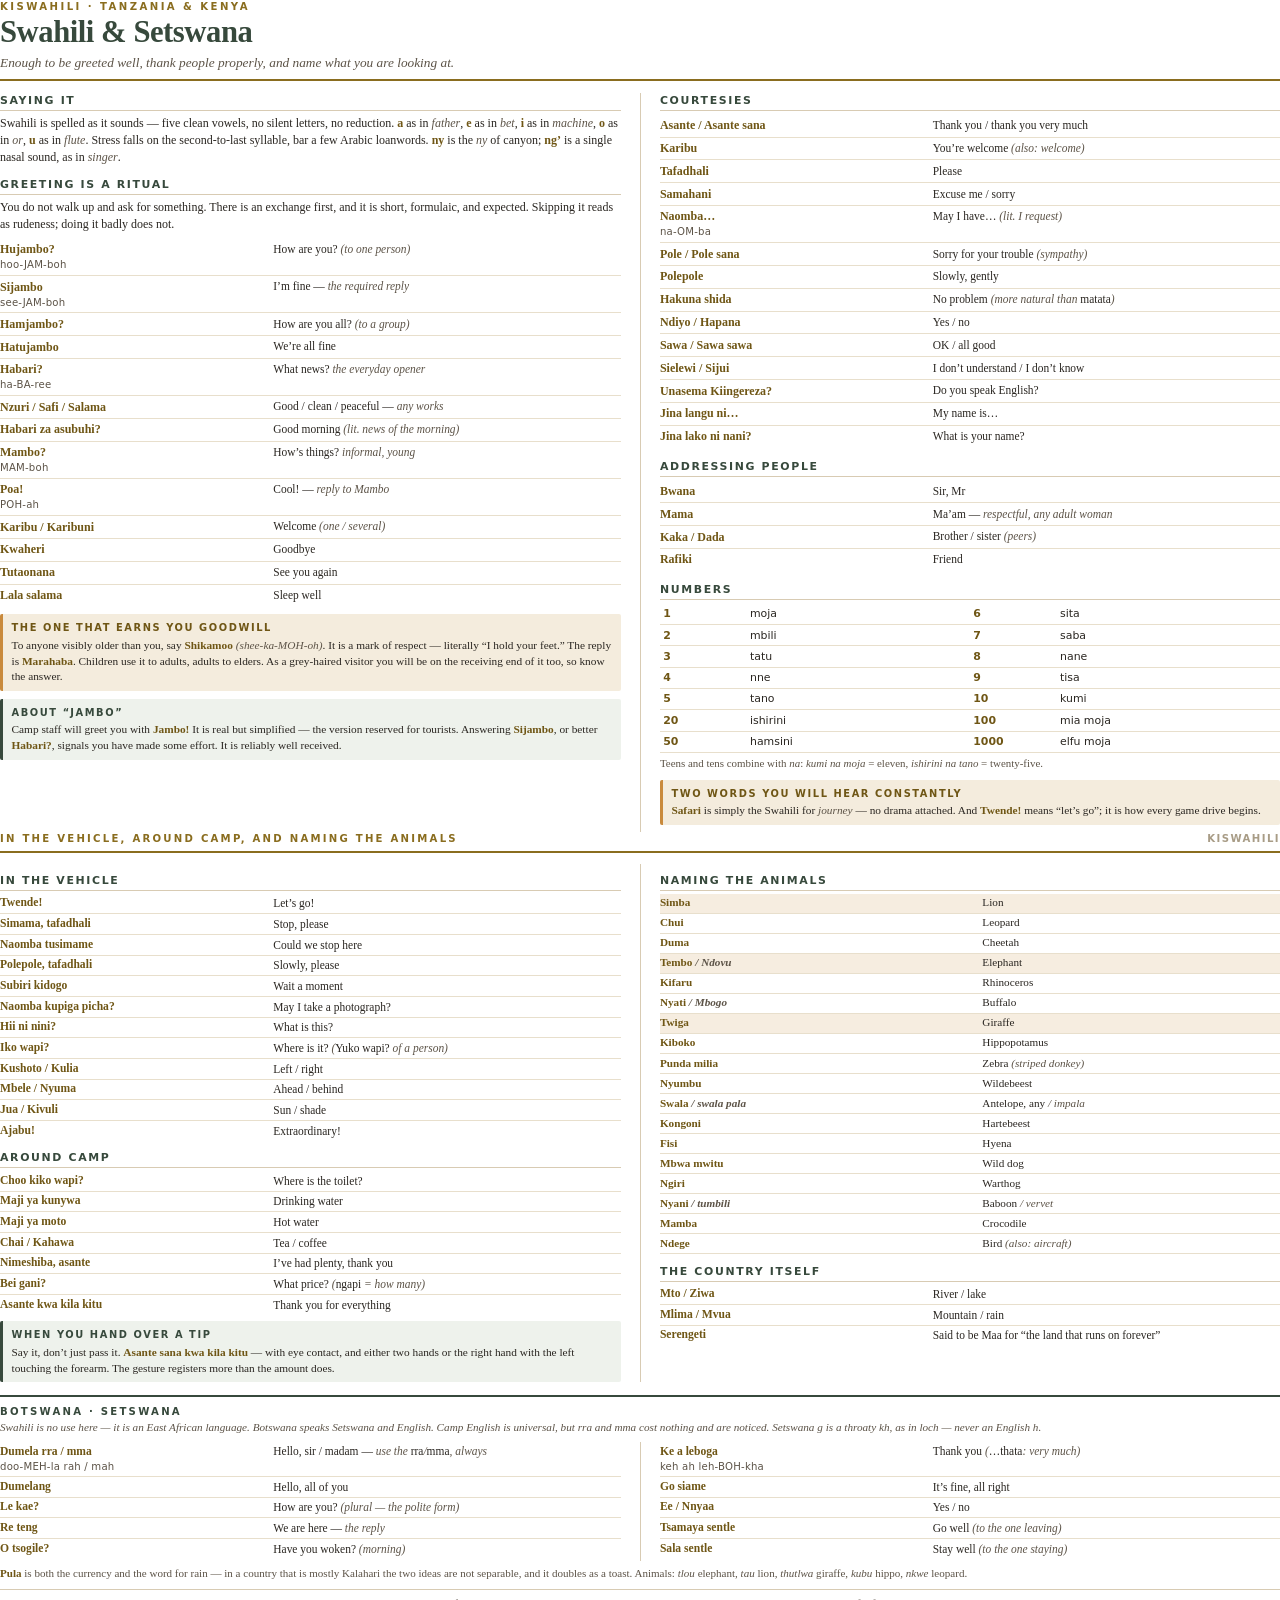
<file: html/Africa2026/swahili-pocket-card-SOURCE.html>
<!DOCTYPE html>
<html lang="en"><head><meta charset="utf-8"><title>Swahili &amp; Setswana &mdash; Pocket Card</title>
<style>
  :root{
    --ink:#2a2621;
    --soft:#5c5347;
    --terra:#8a6d1f;
    --terra-d:#6f5615;
    --green:#37493c;
    --gold:#c98a3c;
    --cream:#fbf7ef;
    --panel:#f4ecdd;
    --rule:#d8cbb3;
  }

  @page {
    size: Letter;
    margin: 14mm 14mm 13mm 14mm;
    @top-left{
      content: "Safari 2026";
      font-family:"Carlito","DejaVu Sans",sans-serif;
      font-size:7.5pt; letter-spacing:.14em; text-transform:uppercase;
      color:#c3b79f;
    }
    @top-right{
      content: string(pagetitle);
      font-family:"Carlito","DejaVu Sans",sans-serif;
      font-size:7.5pt; letter-spacing:.12em; text-transform:uppercase;
      color:#9a8f7c;
    }
    @bottom-left{
      content: "Pocket Card · Rev 1 · 12 August 2026";
      font-family:"Carlito","DejaVu Sans",sans-serif;
      font-size:7pt; letter-spacing:.08em; color:#a89c86;
    }
    @bottom-center{
      content: counter(page);
      font-family:"Carlito","DejaVu Sans",sans-serif;
      font-size:8.5pt; color:#9a8f7c;
    }
  }
  @page :first{ @top-right{content:none} }

  html{ font-family:"Lora","GFS Baskerville",Georgia,serif; color:var(--ink); }
  body{ margin:0; font-size:9pt; line-height:1.42; }
  p{ margin:0 0 .5em 0; text-align:left; }

  /* ---- masthead ---- */
  .mast{ border-bottom:2.2px solid var(--terra); padding-bottom:.5em; margin:0 0 1em 0; }
  .mast .kicker{
    font-family:"Carlito","DejaVu Sans",sans-serif;
    font-size:7.6pt; letter-spacing:.24em; text-transform:uppercase;
    color:var(--terra); font-weight:700; margin:0 0 .25em 0;
  }
  .mast h1{
    string-set: pagetitle "Swahili & Setswana";
    font-size:23pt; font-weight:700; line-height:1.04; color:var(--green);
    margin:0 0 .18em 0; letter-spacing:-.015em;
  }
  .mast .sub{ font-size:10pt; font-style:italic; color:var(--soft); margin:0; }

  .pagehead{
    font-family:"Carlito","DejaVu Sans",sans-serif;
    font-size:7.6pt; letter-spacing:.22em; text-transform:uppercase;
    color:var(--terra); font-weight:700;
    border-bottom:2.2px solid var(--terra); padding-bottom:.45em; margin:0 0 1em 0;
  }
  .pagehead .r{ float:right; color:#a89c86; letter-spacing:.14em; }

  /* ---- two-column frame (table = reliable in paged CSS) ---- */
  table.cols{ width:100%; border-collapse:separate; border-spacing:0; }
  table.cols > tbody > tr > td{ vertical-align:top; padding:0; }
  td.L{ width:49%; padding-right:5mm !important; }
  td.R{ width:49%; padding-left:5mm !important; border-left:.6px solid var(--rule); }

  h3{
    font-family:"Carlito","DejaVu Sans",sans-serif;
    font-size:8.2pt; letter-spacing:.15em; text-transform:uppercase;
    color:var(--green); font-weight:700;
    margin:1.05em 0 .32em 0; border-bottom:1.2px solid var(--rule); padding-bottom:.14em;
  }
  h3:first-child, .pagehead + h3{ margin-top:0; }

  /* ---- phrase tables ---- */
  table.ph{ width:100%; border-collapse:collapse; margin:0 0 .2em 0; break-inside:avoid; }
  table.ph td{ padding:.2em .3em .2em 0; border-bottom:.5px solid #e8dfcc; vertical-align:top; }
  table.ph td.sw{ font-weight:700; color:var(--terra-d); width:44%; }
  table.ph td.en{ color:var(--ink); font-size:8.6pt; }
  table.ph tr:last-child td{ border-bottom:0; }
  .say{ font-family:"Carlito","DejaVu Sans",sans-serif; font-size:7.6pt; color:var(--soft);
        letter-spacing:.02em; display:block; font-weight:400; }

  /* ---- panels ---- */
  .panel{
    background:var(--panel); border-left:3px solid var(--gold);
    padding:.6em .75em .5em .75em; margin:.7em 0; border-radius:2px;
    break-inside:avoid; font-size:8.5pt; line-height:1.4;
  }
  .panel .h{
    font-family:"Carlito","DejaVu Sans",sans-serif;
    font-size:7.4pt; letter-spacing:.16em; text-transform:uppercase;
    color:var(--terra-d); font-weight:700; margin:0 0 .28em 0;
  }
  .panel p:last-child{ margin-bottom:0; }
  .watch{
    background:#eef2ec; border-left:3px solid var(--green);
    padding:.6em .75em .5em .75em; margin:.7em 0; border-radius:2px;
    break-inside:avoid; font-size:8.5pt; line-height:1.4;
  }
  .watch .h{
    font-family:"Carlito","DejaVu Sans",sans-serif;
    font-size:7.4pt; letter-spacing:.16em; text-transform:uppercase;
    color:var(--green); font-weight:700; margin:0 0 .28em 0;
  }
  .watch p:last-child{ margin-bottom:0; }

  b.sw{ color:var(--terra-d); }
  em.gl{ font-style:italic; color:var(--soft); }

  /* ---- numbers strip ---- */
  table.num{ width:100%; border-collapse:collapse; font-family:"Carlito","DejaVu Sans",sans-serif;
             font-size:8.2pt; break-inside:avoid; }
  table.num td{ padding:.22em .3em; border-bottom:.5px solid #e8dfcc; }
  table.num td.d{ color:var(--terra-d); font-weight:700; width:14%; }
  table.num td.w{ width:36%; }

  /* ---- animal grid ---- */
  table.an{ width:100%; border-collapse:collapse; font-size:8.4pt; break-inside:avoid; }
  table.an td{ padding:.2em .3em .2em 0; border-bottom:.5px solid #e8dfcc; vertical-align:top; }
  table.an td.k{ font-weight:700; color:var(--terra-d); width:52%; }
  table.an tr.hv td{ background:#f6ede0; }

  /* ---- setswana footer band ---- */
  .band{ margin-top:1.1em; border-top:2.2px solid var(--green); padding-top:.7em; break-inside:avoid; }
  .band .lab{
    font-family:"Carlito","DejaVu Sans",sans-serif;
    font-size:7.6pt; letter-spacing:.22em; text-transform:uppercase;
    color:var(--green); font-weight:700; margin:0 0 .1em 0;
  }
  .band .note{ font-size:8.4pt; color:var(--soft); font-style:italic; margin:0 0 .5em 0; }

  .pg2{ break-before:page; font-size:8.7pt; }
  .pg2 table.ph td{ padding:.14em .3em .14em 0; }
  .pg2 table.an td{ padding:.14em .3em .14em 0; }
  .pg2 h3{ margin:.85em 0 .26em 0; }
  .pg2 .watch{ margin:.6em 0 0 0; }
</style>
</head><body>

<!-- =====================  PAGE 1  ===================== -->
<section class="mast">
  <p class="kicker">Kiswahili &middot; Tanzania &amp; Kenya</p>
  <h1>Swahili &amp; Setswana</h1>
  <p class="sub">Enough to be greeted well, thank people properly, and name what you are looking at.</p>
</section>

<table class="cols"><tbody><tr>
<td class="L">

  <h3>Saying it</h3>
  <p>Swahili is spelled as it sounds &mdash; five clean vowels, no silent letters, no reduction. <b class="sw">a</b> as in <em class="gl">father</em>, <b class="sw">e</b> as in <em class="gl">bet</em>, <b class="sw">i</b> as in <em class="gl">machine</em>, <b class="sw">o</b> as in <em class="gl">or</em>, <b class="sw">u</b> as in <em class="gl">flute</em>. Stress falls on the second-to-last syllable, bar a few Arabic loanwords. <b class="sw">ny</b> is the <em class="gl">ny</em> of canyon; <b class="sw">ng&rsquo;</b> is a single nasal sound, as in <em class="gl">singer</em>.</p>
  <h3>Greeting is a ritual</h3>
  <p>You do not walk up and ask for something. There is an exchange first, and it is short, formulaic, and expected. Skipping it reads as rudeness; doing it badly does not.</p>

  <table class="ph"><tbody>
    <tr><td class="sw">Hujambo?<span class="say">hoo-JAM-boh</span></td><td class="en">How are you? <em class="gl">(to one person)</em></td></tr>
    <tr><td class="sw">Sijambo<span class="say">see-JAM-boh</span></td><td class="en">I&rsquo;m fine &mdash; <em class="gl">the required reply</em></td></tr>
    <tr><td class="sw">Hamjambo?</td><td class="en">How are you all? <em class="gl">(to a group)</em></td></tr>
    <tr><td class="sw">Hatujambo</td><td class="en">We&rsquo;re all fine</td></tr>
    <tr><td class="sw">Habari?<span class="say">ha-BA-ree</span></td><td class="en">What news? <em class="gl">the everyday opener</em></td></tr>
    <tr><td class="sw">Nzuri / Safi / Salama</td><td class="en">Good / clean / peaceful &mdash; <em class="gl">any works</em></td></tr>
    <tr><td class="sw">Habari za asubuhi?</td><td class="en">Good morning <em class="gl">(lit. news of the morning)</em></td></tr>
    <tr><td class="sw">Mambo?<span class="say">MAM-boh</span></td><td class="en">How&rsquo;s things? <em class="gl">informal, young</em></td></tr>
    <tr><td class="sw">Poa!<span class="say">POH-ah</span></td><td class="en">Cool! &mdash; <em class="gl">reply to Mambo</em></td></tr>
    <tr><td class="sw">Karibu / Karibuni</td><td class="en">Welcome <em class="gl">(one / several)</em></td></tr>
    <tr><td class="sw">Kwaheri</td><td class="en">Goodbye</td></tr>
    <tr><td class="sw">Tutaonana</td><td class="en">See you again</td></tr>
    <tr><td class="sw">Lala salama</td><td class="en">Sleep well</td></tr>
  </tbody></table>

  <div class="panel">
    <p class="h">The one that earns you goodwill</p>
    <p>To anyone visibly older than you, say <b class="sw">Shikamoo</b> <em class="gl">(shee-ka-MOH-oh)</em>. It is a mark of respect &mdash; literally &ldquo;I hold your feet.&rdquo; The reply is <b class="sw">Marahaba</b>. Children use it to adults, adults to elders. As a grey-haired visitor you will be on the receiving end of it too, so know the answer.</p>
  </div>

  <div class="watch">
    <p class="h">About &ldquo;Jambo&rdquo;</p>
    <p>Camp staff will greet you with <b class="sw">Jambo!</b> It is real but simplified &mdash; the version reserved for tourists. Answering <b class="sw">Sijambo</b>, or better <b class="sw">Habari?</b>, signals you have made some effort. It is reliably well received.</p>
  </div>

</td>
<td class="R">

  <h3>Courtesies</h3>
  <table class="ph"><tbody>
    <tr><td class="sw">Asante / Asante sana</td><td class="en">Thank you / thank you very much</td></tr>
    <tr><td class="sw">Karibu</td><td class="en">You&rsquo;re welcome <em class="gl">(also: welcome)</em></td></tr>
    <tr><td class="sw">Tafadhali</td><td class="en">Please</td></tr>
    <tr><td class="sw">Samahani</td><td class="en">Excuse me / sorry</td></tr>
    <tr><td class="sw">Naomba&hellip;<span class="say">na-OM-ba</span></td><td class="en">May I have&hellip; <em class="gl">(lit. I request)</em></td></tr>
    <tr><td class="sw">Pole / Pole sana</td><td class="en">Sorry for your trouble <em class="gl">(sympathy)</em></td></tr>
    <tr><td class="sw">Polepole</td><td class="en">Slowly, gently</td></tr>
    <tr><td class="sw">Hakuna shida</td><td class="en">No problem <em class="gl">(more natural than</em> matata<em class="gl">)</em></td></tr>
    <tr><td class="sw">Ndiyo / Hapana</td><td class="en">Yes / no</td></tr>
    <tr><td class="sw">Sawa / Sawa sawa</td><td class="en">OK / all good</td></tr>
    <tr><td class="sw">Sielewi / Sijui</td><td class="en">I don&rsquo;t understand / I don&rsquo;t know</td></tr>
    <tr><td class="sw">Unasema Kiingereza?</td><td class="en">Do you speak English?</td></tr>
    <tr><td class="sw">Jina langu ni&hellip;</td><td class="en">My name is&hellip;</td></tr>
    <tr><td class="sw">Jina lako ni nani?</td><td class="en">What is your name?</td></tr>
  </tbody></table>

  <h3>Addressing people</h3>
  <table class="ph"><tbody>
    <tr><td class="sw">Bwana</td><td class="en">Sir, Mr</td></tr>
    <tr><td class="sw">Mama</td><td class="en">Ma&rsquo;am &mdash; <em class="gl">respectful, any adult woman</em></td></tr>
    <tr><td class="sw">Kaka / Dada</td><td class="en">Brother / sister <em class="gl">(peers)</em></td></tr>
    <tr><td class="sw">Rafiki</td><td class="en">Friend</td></tr>
  </tbody></table>

  <h3>Numbers</h3>
  <table class="num"><tbody>
    <tr><td class="d">1</td><td class="w">moja</td><td class="d">6</td><td class="w">sita</td></tr>
    <tr><td class="d">2</td><td class="w">mbili</td><td class="d">7</td><td class="w">saba</td></tr>
    <tr><td class="d">3</td><td class="w">tatu</td><td class="d">8</td><td class="w">nane</td></tr>
    <tr><td class="d">4</td><td class="w">nne</td><td class="d">9</td><td class="w">tisa</td></tr>
    <tr><td class="d">5</td><td class="w">tano</td><td class="d">10</td><td class="w">kumi</td></tr>
    <tr><td class="d">20</td><td class="w">ishirini</td><td class="d">100</td><td class="w">mia moja</td></tr>
    <tr><td class="d">50</td><td class="w">hamsini</td><td class="d">1000</td><td class="w">elfu moja</td></tr>
  </tbody></table>
  <p style="font-size:8.2pt;color:var(--soft);margin-top:.3em;">Teens and tens combine with <em class="gl">na</em>: <em class="gl">kumi na moja</em> = eleven, <em class="gl">ishirini na tano</em> = twenty-five.</p>

  <div class="panel">
    <p class="h">Two words you will hear constantly</p>
    <p><b class="sw">Safari</b> is simply the Swahili for <em class="gl">journey</em> &mdash; no drama attached. And <b class="sw">Twende!</b> means &ldquo;let&rsquo;s go&rdquo;; it is how every game drive begins.</p>
  </div>

</td>
</tr></tbody></table>

<!-- =====================  PAGE 2  ===================== -->
<div class="pg2">
<p class="pagehead">In the vehicle, around camp, and naming the animals <span class="r">Kiswahili</span></p>

<table class="cols"><tbody><tr>
<td class="L">

  <h3>In the vehicle</h3>
  <table class="ph"><tbody>
    <tr><td class="sw">Twende!</td><td class="en">Let&rsquo;s go!</td></tr>
    <tr><td class="sw">Simama, tafadhali</td><td class="en">Stop, please</td></tr>
    <tr><td class="sw">Naomba tusimame</td><td class="en">Could we stop here</td></tr>
    <tr><td class="sw">Polepole, tafadhali</td><td class="en">Slowly, please</td></tr>
    <tr><td class="sw">Subiri kidogo</td><td class="en">Wait a moment</td></tr>
    <tr><td class="sw">Naomba kupiga picha?</td><td class="en">May I take a photograph?</td></tr>
    <tr><td class="sw">Hii ni nini?</td><td class="en">What is this?</td></tr>
    <tr><td class="sw">Iko wapi?</td><td class="en">Where is it? <em class="gl">(</em>Yuko wapi?<em class="gl"> of a person)</em></td></tr>
    <tr><td class="sw">Kushoto / Kulia</td><td class="en">Left / right</td></tr>
    <tr><td class="sw">Mbele / Nyuma</td><td class="en">Ahead / behind</td></tr>
    <tr><td class="sw">Jua / Kivuli</td><td class="en">Sun / shade</td></tr>
    <tr><td class="sw">Ajabu!</td><td class="en">Extraordinary!</td></tr>
  </tbody></table>

  <h3>Around camp</h3>
  <table class="ph"><tbody>
    <tr><td class="sw">Choo kiko wapi?</td><td class="en">Where is the toilet?</td></tr>
    <tr><td class="sw">Maji ya kunywa</td><td class="en">Drinking water</td></tr>
    <tr><td class="sw">Maji ya moto</td><td class="en">Hot water</td></tr>
    <tr><td class="sw">Chai / Kahawa</td><td class="en">Tea / coffee</td></tr>
    <tr><td class="sw">Nimeshiba, asante</td><td class="en">I&rsquo;ve had plenty, thank you</td></tr>
    <tr><td class="sw">Bei gani?</td><td class="en">What price? <em class="gl">(</em>ngapi<em class="gl"> = how many)</em></td></tr>
    <tr><td class="sw">Asante kwa kila kitu</td><td class="en">Thank you for everything</td></tr>
  </tbody></table>

  <div class="watch">
    <p class="h">When you hand over a tip</p>
    <p>Say it, don&rsquo;t just pass it. <b class="sw">Asante sana kwa kila kitu</b> &mdash; with eye contact, and either two hands or the right hand with the left touching the forearm. The gesture registers more than the amount does.</p>
  </div>

</td>
<td class="R">

  <h3>Naming the animals</h3>
  <table class="an"><tbody>
    <tr class="hv"><td class="k">Simba</td><td>Lion</td></tr>
    <tr><td class="k">Chui</td><td>Leopard</td></tr>
    <tr><td class="k">Duma</td><td>Cheetah</td></tr>
    <tr class="hv"><td class="k">Tembo <em class="gl">/ Ndovu</em></td><td>Elephant</td></tr>
    <tr><td class="k">Kifaru</td><td>Rhinoceros</td></tr>
    <tr><td class="k">Nyati <em class="gl">/ Mbogo</em></td><td>Buffalo</td></tr>
    <tr class="hv"><td class="k">Twiga</td><td>Giraffe</td></tr>
    <tr><td class="k">Kiboko</td><td>Hippopotamus</td></tr>
    <tr><td class="k">Punda milia</td><td>Zebra <em class="gl">(striped donkey)</em></td></tr>
    <tr><td class="k">Nyumbu</td><td>Wildebeest</td></tr>
    <tr><td class="k">Swala <em class="gl">/ swala pala</em></td><td>Antelope, any <em class="gl">/ impala</em></td></tr>
    <tr><td class="k">Kongoni</td><td>Hartebeest</td></tr>
    <tr><td class="k">Fisi</td><td>Hyena</td></tr>
    <tr><td class="k">Mbwa mwitu</td><td>Wild dog</td></tr>
    <tr><td class="k">Ngiri</td><td>Warthog</td></tr>
    <tr><td class="k">Nyani <em class="gl">/ tumbili</em></td><td>Baboon <em class="gl">/ vervet</em></td></tr>
    <tr><td class="k">Mamba</td><td>Crocodile</td></tr>
    <tr><td class="k">Ndege</td><td>Bird <em class="gl">(also: aircraft)</em></td></tr>
  </tbody></table>

  <h3>The country itself</h3>
  <table class="ph"><tbody>
    <tr><td class="sw">Mto / Ziwa</td><td class="en">River / lake</td></tr>
    <tr><td class="sw">Mlima / Mvua</td><td class="en">Mountain / rain</td></tr>
    <tr><td class="sw">Serengeti</td><td class="en">Said to be Maa for &ldquo;the land that runs on forever&rdquo;</td></tr>
  </tbody></table>

</td>
</tr></tbody></table>

<div class="band">
  <p class="lab">Botswana &middot; Setswana</p>
  <p class="note">Swahili is no use here &mdash; it is an East African language. Botswana speaks Setswana and English. Camp English is universal, but <em>rra</em> and <em>mma</em> cost nothing and are noticed. Setswana <em>g</em> is a throaty <em>kh</em>, as in <em>loch</em> &mdash; never an English <em>h</em>.</p>
  <table class="cols"><tbody><tr>
  <td class="L">
    <table class="ph"><tbody>
      <tr><td class="sw">Dumela rra / mma<span class="say">doo-MEH-la rah / mah</span></td><td class="en">Hello, sir / madam &mdash; <em class="gl">use the</em> rra<em class="gl">/</em>mma<em class="gl">, always</em></td></tr>
      <tr><td class="sw">Dumelang</td><td class="en">Hello, all of you</td></tr>
      <tr><td class="sw">Le kae?</td><td class="en">How are you? <em class="gl">(plural &mdash; the polite form)</em></td></tr>
      <tr><td class="sw">Re teng</td><td class="en">We are here &mdash; <em class="gl">the reply</em></td></tr>
      <tr><td class="sw">O tsogile?</td><td class="en">Have you woken? <em class="gl">(morning)</em></td></tr>
    </tbody></table>
  </td>
  <td class="R">
    <table class="ph"><tbody>
      <tr><td class="sw">Ke a leboga<span class="say">keh ah leh-BOH-kha</span></td><td class="en">Thank you <em class="gl">(</em>&hellip;thata<em class="gl">: very much)</em></td></tr>
      <tr><td class="sw">Go siame</td><td class="en">It&rsquo;s fine, all right</td></tr>
      <tr><td class="sw">Ee / Nnyaa</td><td class="en">Yes / no</td></tr>
      <tr><td class="sw">Tsamaya sentle</td><td class="en">Go well <em class="gl">(to the one leaving)</em></td></tr>
      <tr><td class="sw">Sala sentle</td><td class="en">Stay well <em class="gl">(to the one staying)</em></td></tr>
    </tbody></table>
  </td>
  </tr></tbody></table>
  <p style="font-size:8.3pt;color:var(--soft);margin:.45em 0 .2em 0;"><b class="sw">Pula</b> is both the currency and the word for rain &mdash; in a country that is mostly Kalahari the two ideas are not separable, and it doubles as a toast. Animals: <em class="gl">tlou</em> elephant, <em class="gl">tau</em> lion, <em class="gl">thutlwa</em> giraffe, <em class="gl">kubu</em> hippo, <em class="gl">nkwe</em> leopard.</p>
</div>

<p style="font-size:8.3pt;color:var(--soft);margin:.7em 0 0 0;border-top:1px solid var(--rule);padding-top:.55em;break-inside:avoid;"><b class="sw">Also worth having, in Swahili:</b> <em class="gl">leo</em> today, <em class="gl">kesho</em> tomorrow, <em class="gl">asubuhi</em> morning, <em class="gl">jioni</em> evening, <em class="gl">mchana</em> afternoon, <em class="gl">usiku</em> night, <em class="gl">adhuhuri</em> noon, <em class="gl">sasa</em> now, <em class="gl">baadaye</em> later, <em class="gl">karibu na</em> near to, <em class="gl">mbali na</em> far from, <em class="gl">vumbi</em> dust, <em class="gl">nimechoka</em> I&rsquo;m tired.</p>
</div>

</body></html>
</file>
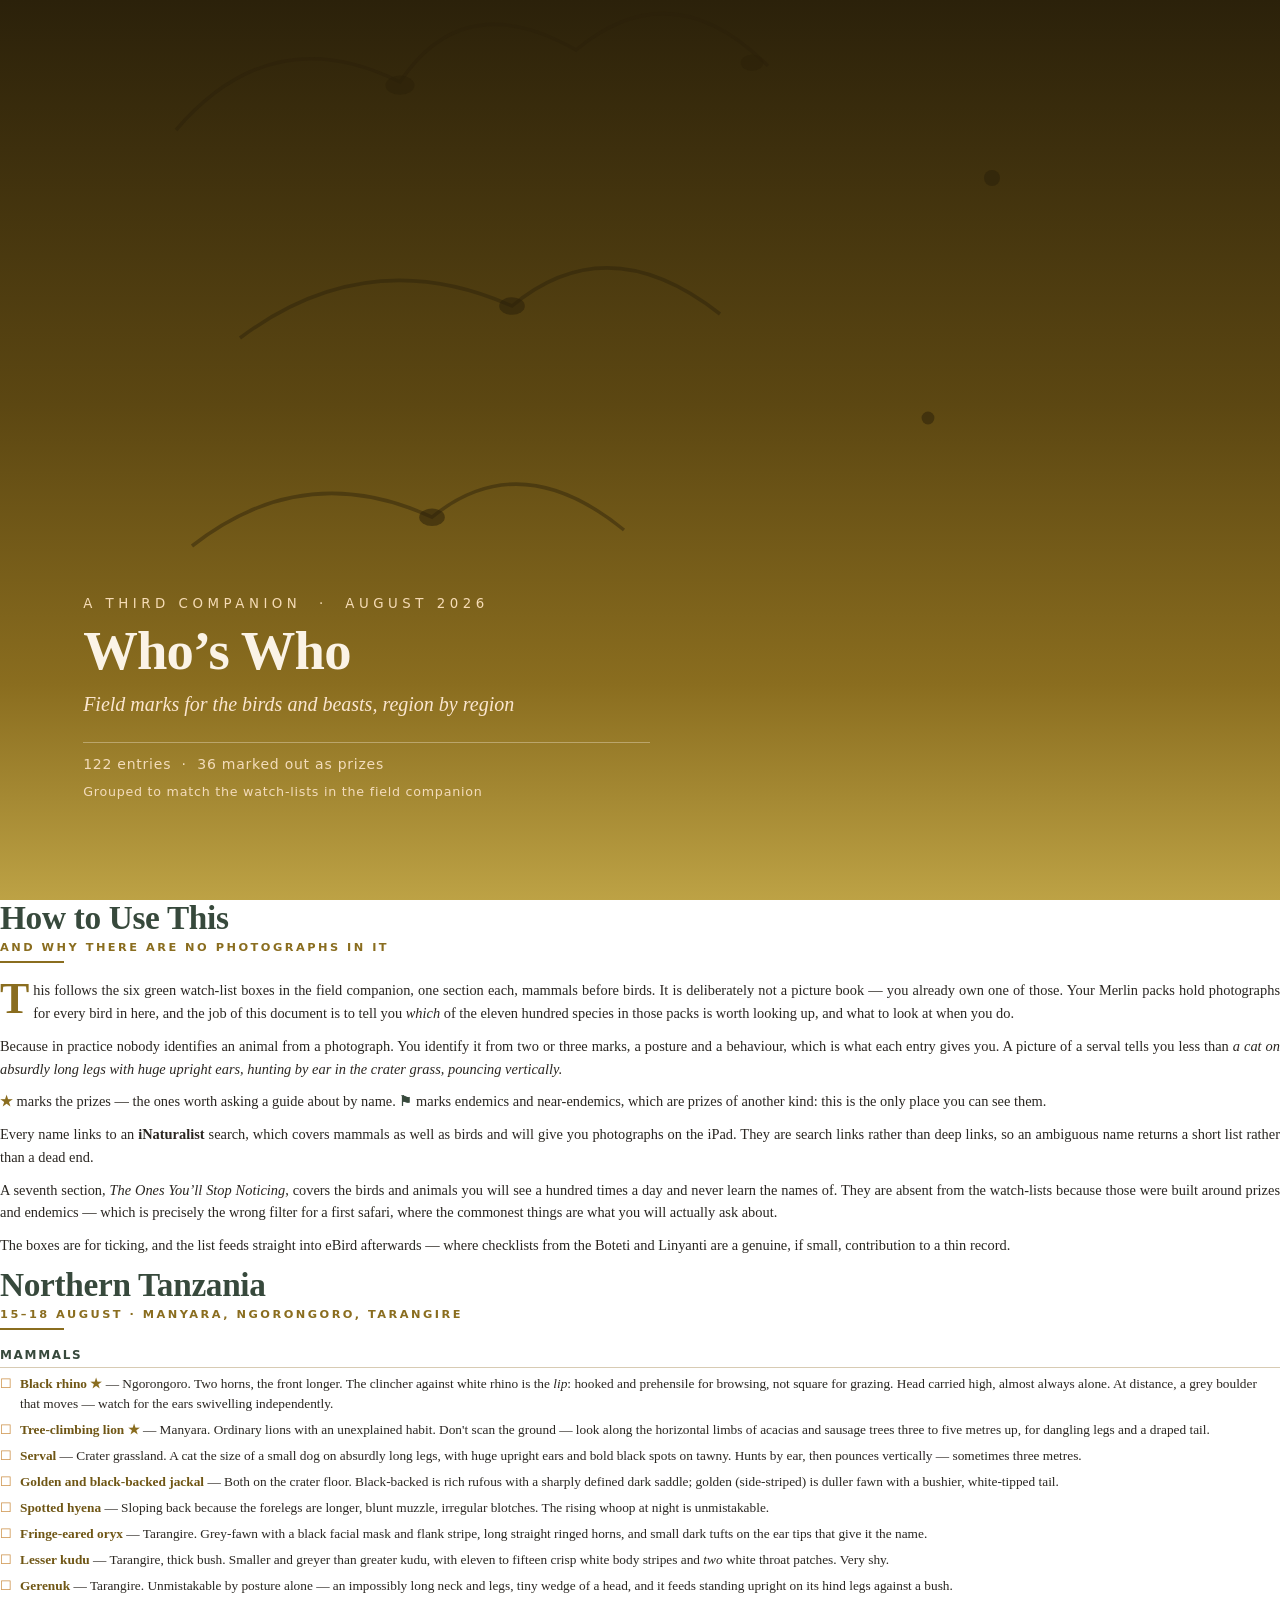
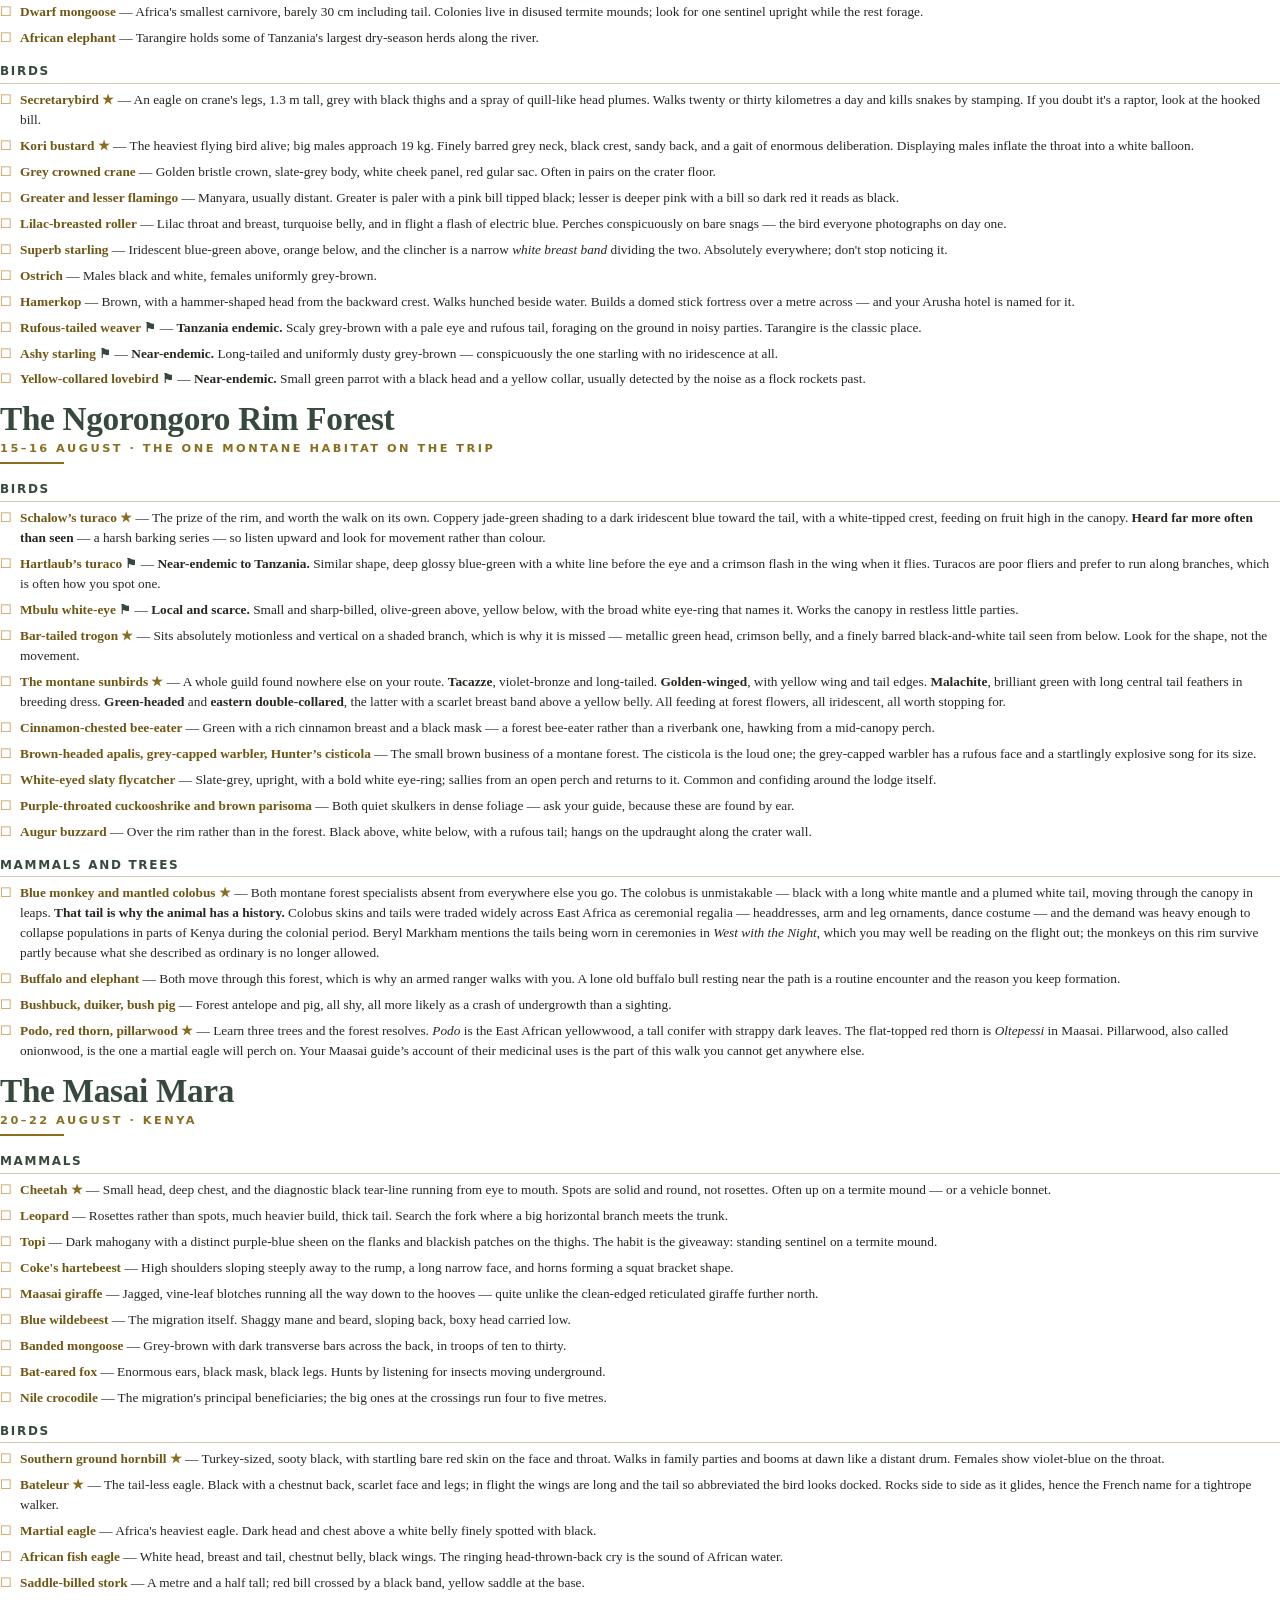
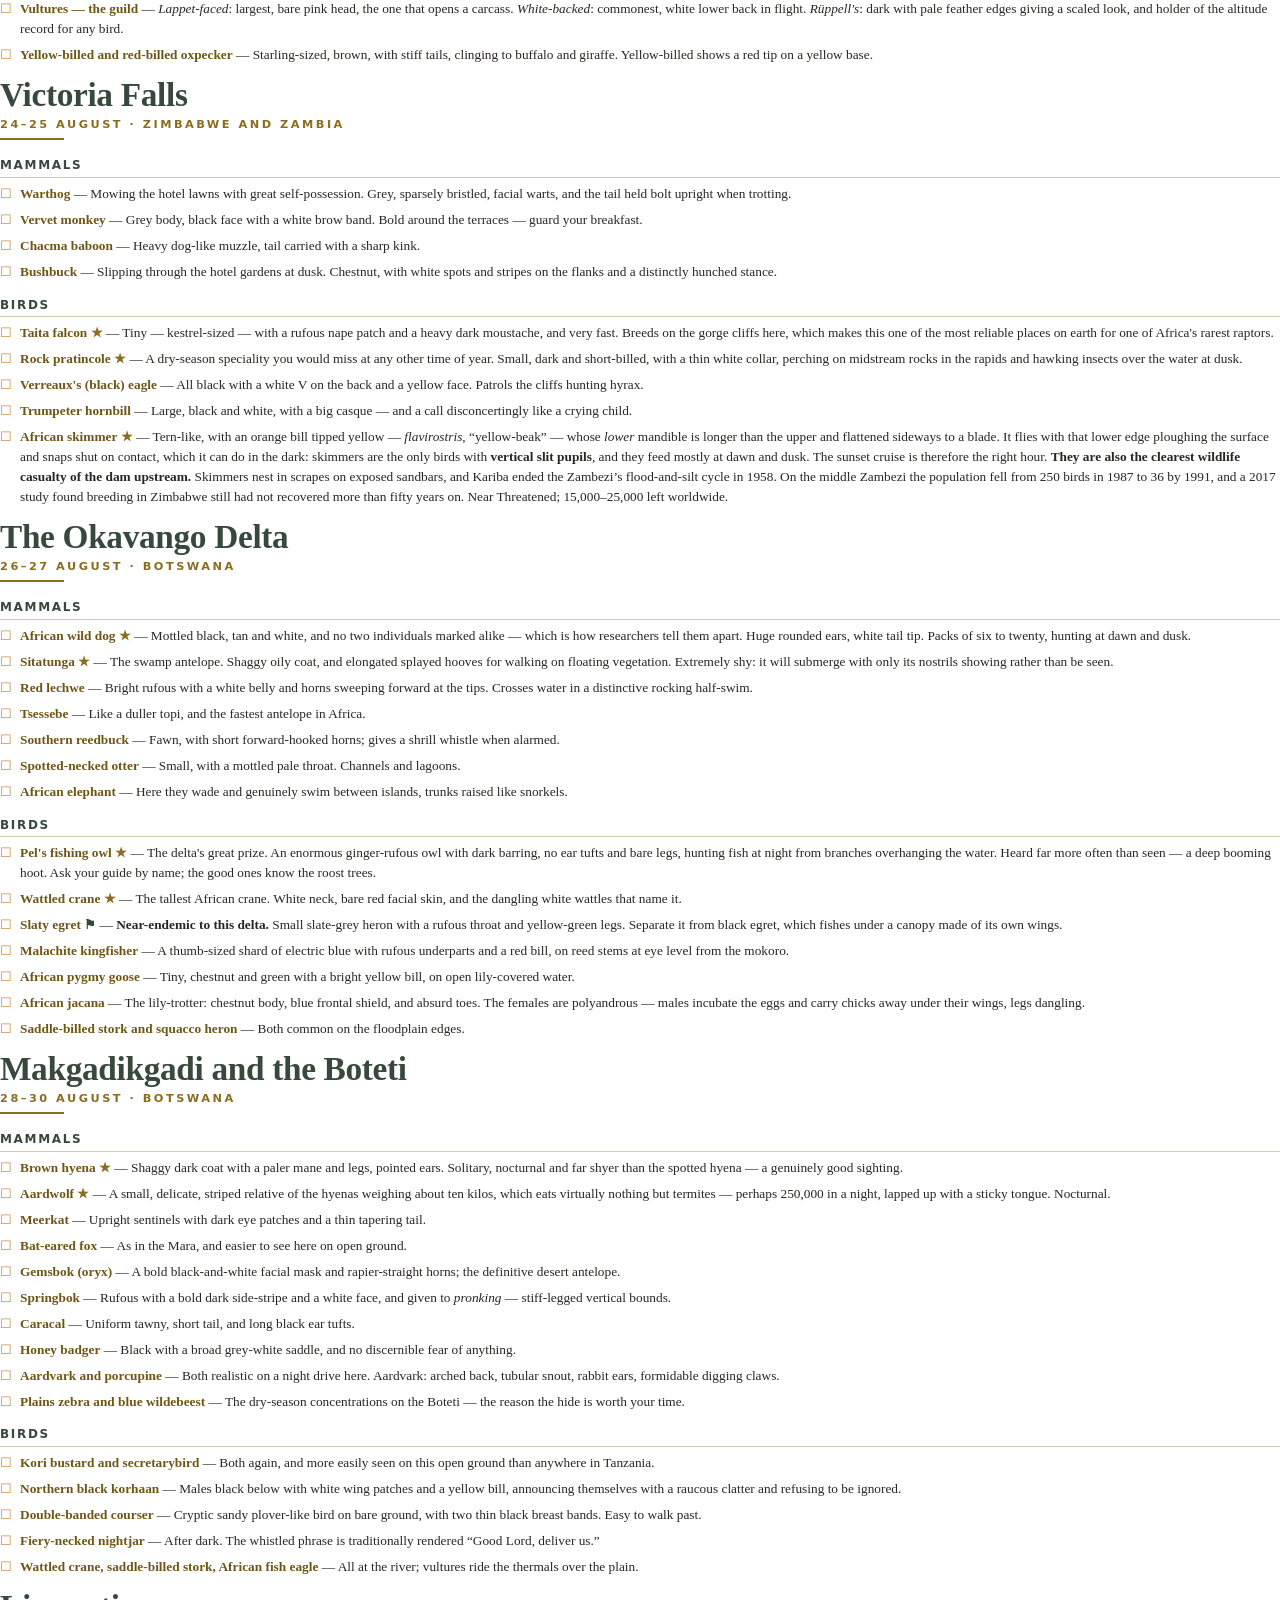
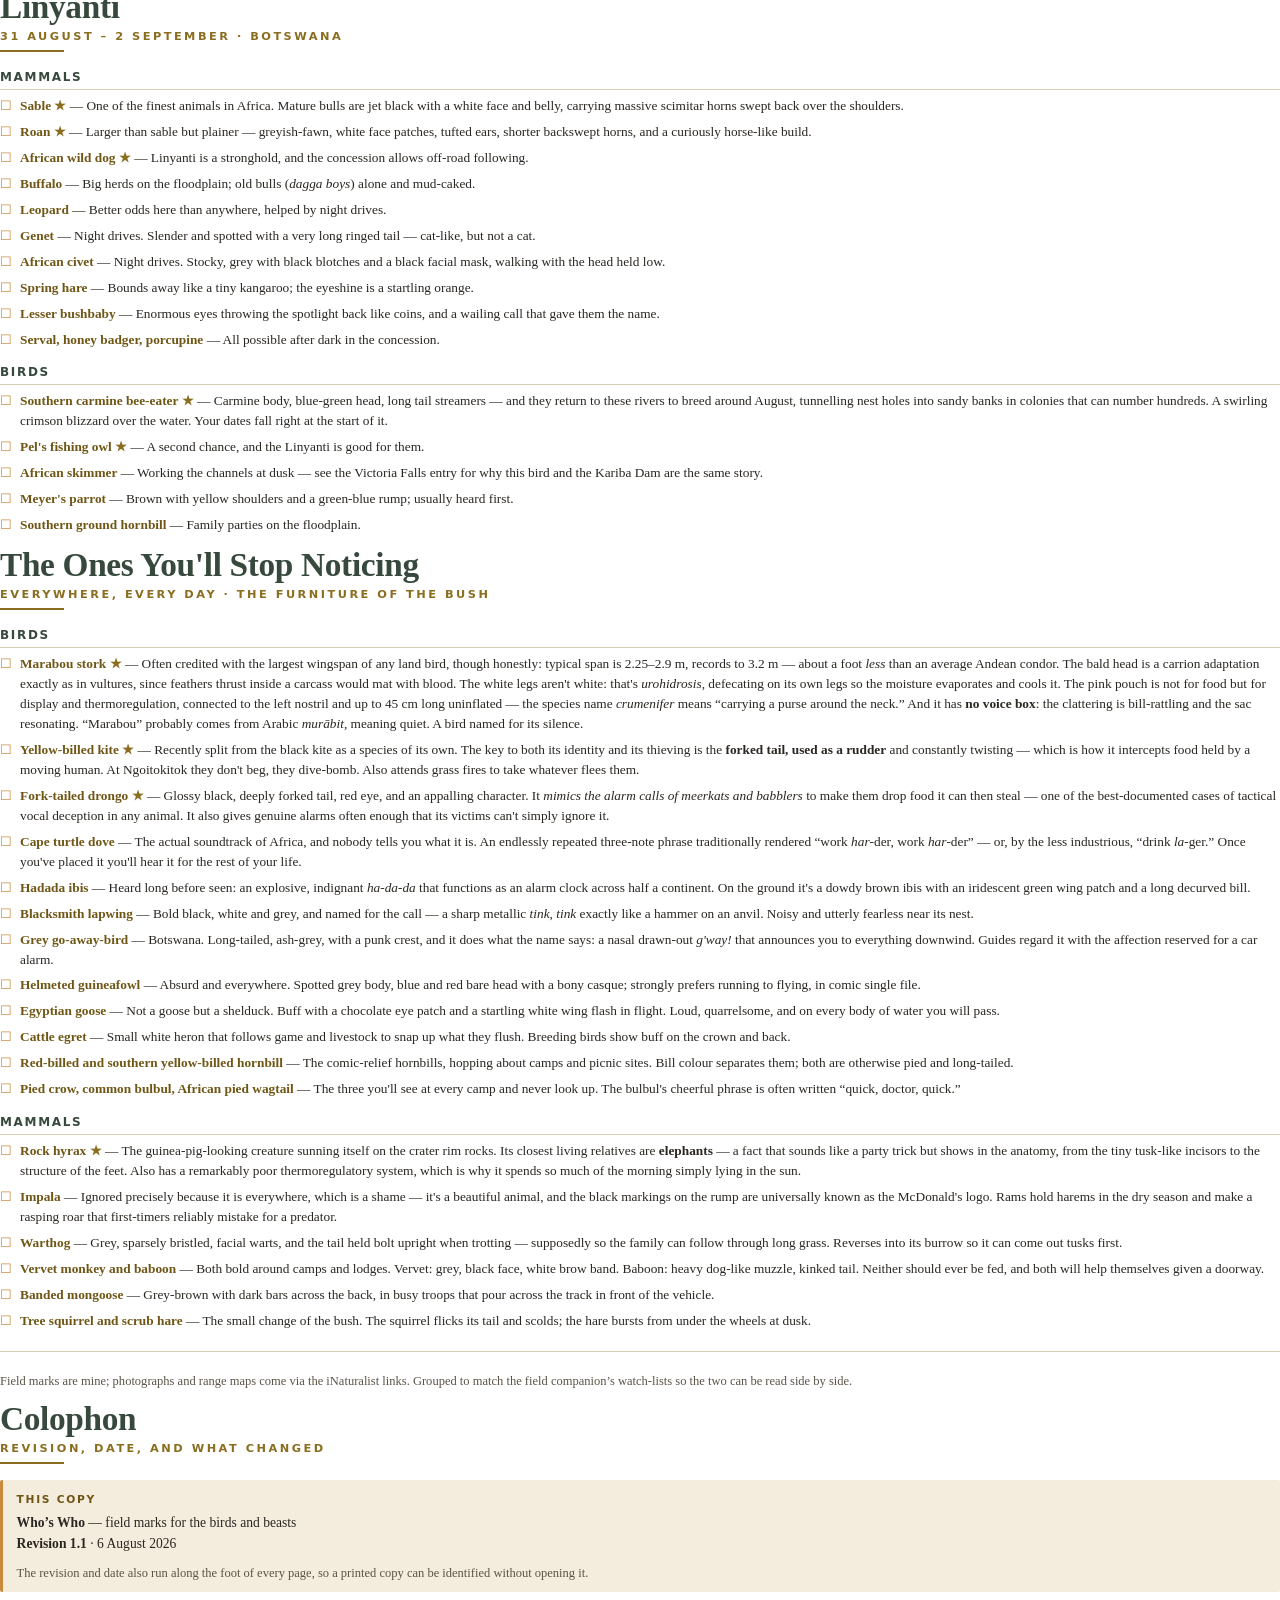
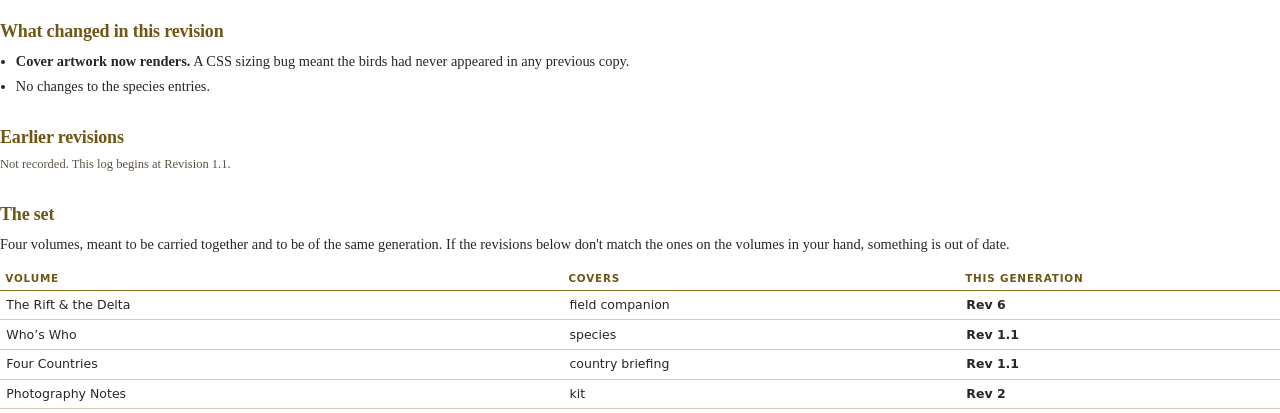
<file: html/Africa2026/whos-who-SOURCE.html>
<!DOCTYPE html>
<html lang="en"><head><meta charset="utf-8"><title>Who&rsquo;s Who</title>
<style>
  :root{
    --ink:#2a2621;
    --soft:#5c5347;
    --terra:#8a6d1f;
    --terra-d:#6f5615;
    --green:#37493c;
    --gold:#c98a3c;
    --cream:#fbf7ef;
    --panel:#f4ecdd;
    --rule:#d8cbb3;
  }

  @page {
    size: Letter;
    margin: 24mm 20mm 20mm 20mm;
    @top-right{
      content: string(chaptitle);
      font-family: "Carlito","DejaVu Sans",sans-serif;
      font-size: 8pt; letter-spacing:.12em; text-transform:uppercase;
      color:#9a8f7c;
    }
    @top-left{
      content: "Safari 2026";
      font-family: "Carlito","DejaVu Sans",sans-serif;
      font-size: 8pt; letter-spacing:.12em; text-transform:uppercase;
      color:#c3b79f;
    }
    @bottom-left{
      content: "Who’s Who · Rev 1.1 · 6 August 2026";
      font-family: "Carlito","DejaVu Sans",sans-serif;
      font-size: 7pt; letter-spacing:.06em; color:#bcb2a0;
    }
    @bottom-center{
      content: counter(page);
      font-family: "Carlito","DejaVu Sans",sans-serif;
      font-size: 9pt; color:#9a8f7c;
    }
  }
  @page cover { margin:0; @top-right{content:none} @top-left{content:none} @bottom-center{content:none} @bottom-left{content:none} }
  @page :first { @top-right{content:none} @top-left{content:none} }

  html{ font-family:"Lora","GFS Baskerville",Georgia,serif; color:var(--ink); }
  body{ margin:0; font-size:10.8pt; line-height:1.58; }

  p{ margin:0 0 .7em 0; text-align:justify; -webkit-hyphens:auto; hyphens:auto; }
  p.first{ text-indent:0; }
  p.run{ text-indent:1.3em; margin-top:-.3em; }

  h1.chapter{
    string-set: chaptitle content(text);
    break-before: page;
    font-size:25pt; font-weight:700; line-height:1.08;
    color:var(--green); margin:0 0 .1em 0; letter-spacing:-.01em;
  }
  .kicker{
    font-family:"Carlito","DejaVu Sans",sans-serif;
    font-size:8.5pt; letter-spacing:.22em; text-transform:uppercase;
    color:var(--terra); margin:0 0 .35em 0; font-weight:700;
  }
  .chaprule{ height:2.2px; background:var(--terra); width:64px; margin:.15em 0 1.1em 0; border:0;}
  h2{
    font-size:13.5pt; color:var(--terra-d); font-weight:700;
    margin:1.4em 0 .25em 0; letter-spacing:-.01em;
  }
  h3{
    font-family:"Carlito","DejaVu Sans",sans-serif;
    font-size:9pt; letter-spacing:.14em; text-transform:uppercase;
    color:var(--green); font-weight:700; margin:1.2em 0 .3em 0;
  }

  /* drop cap on chapter openers */
  p.lead::first-letter{
    font-size:3.05em; line-height:.82; float:left;
    padding:.05em .09em 0 0; color:var(--terra);
    font-weight:700;
  }
  p.lead{ text-indent:0; }

  .panel{
    background:var(--panel);
    border-left:3px solid var(--gold);
    padding:.85em 1em .6em 1em;
    margin:1.1em 0; border-radius:2px;
    break-inside:avoid;
    font-size:10.2pt;
  }
  .panel .h{
    font-family:"Carlito","DejaVu Sans",sans-serif;
    font-size:8pt; letter-spacing:.16em; text-transform:uppercase;
    color:var(--terra-d); font-weight:700; margin:0 0 .3em 0;
  }
  .panel p{ text-align:left; }
  .panel p:last-child{ margin-bottom:0; }

  .watch{
    background:#eef2ec;
    border-left:3px solid var(--green);
    padding:.85em 1em .6em 1em;
    margin:1.1em 0; border-radius:2px;
    break-inside:avoid;
    font-size:10.1pt;
  }
  .watch .h{
    font-family:"Carlito","DejaVu Sans",sans-serif;
    font-size:8pt; letter-spacing:.16em; text-transform:uppercase;
    color:var(--green); font-weight:700; margin:0 0 .35em 0;
  }
  .watch p{ text-align:left; margin-bottom:.45em; }
  .watch p:last-child{ margin-bottom:0; }
  .watch .grp{ font-family:"Carlito","DejaVu Sans",sans-serif; font-size:8.2pt;
     letter-spacing:.1em; text-transform:uppercase; color:var(--terra-d); font-weight:700; }
  .star{ color:var(--terra); font-weight:700; }

  .camp{ break-inside:avoid; margin:0 0 .95em 0; }
  .camphead{
    font-family:"Carlito","DejaVu Sans",sans-serif; font-size:10pt; font-weight:700;
    color:var(--green); border-bottom:1.5px solid var(--terra);
    padding-bottom:.18em; margin:0 0 .3em 0;
  }
  .camphead .meta{ float:right; color:var(--terra-d); font-weight:700; letter-spacing:.05em; font-size:8.2pt; }
  .camp p{ font-size:10pt; text-align:left; margin:0 0 .35em 0; }
  .camp p:last-child{ margin-bottom:0; }
  .heads{ color:var(--terra-d); font-weight:700; }

  .askblock{ break-inside:avoid; margin:0 0 1.05em 0; }
  .askhead{
    font-family:"Carlito","DejaVu Sans",sans-serif; font-size:9.5pt; font-weight:700;
    color:var(--green); border-bottom:1.5px solid var(--terra);
    padding-bottom:.2em; margin:0 0 .35em 0;
  }
  .askhead .when{ float:right; color:var(--terra-d); font-weight:700; letter-spacing:.06em; font-size:8.5pt; }
  .askblock ul{ margin:.25em 0 .3em 0; padding-left:1.05em; list-style:none; }
  .askblock li{ margin:.2em 0; text-indent:-1.05em; padding-left:1.05em; font-size:9.9pt; }
  .askblock li::before{ content:"\25A1"; color:var(--gold); font-size:9pt; padding-right:.5em; }
  .askblock .ctx{ font-size:9.2pt; color:var(--soft); font-style:italic; margin:.1em 0 .3em 0; }

  em.term{ font-style:italic; color:var(--green); }
  .small{ font-size:9.4pt; color:var(--soft); }

  table.mv.wide{ font-size:8.1pt; }
  table.mv.wide th{ font-size:6.9pt; letter-spacing:.04em; padding:.3em .22em; }
  table.mv.wide td{ padding:.28em .22em; }
  table.mv{ width:100%; border-collapse:collapse; font-size:9.4pt; margin:.6em 0 .3em 0; break-inside:avoid;
            font-family:"Carlito","DejaVu Sans",sans-serif;}
  table.mv th{ text-align:left; border-bottom:1.5px solid var(--terra);
     padding:.35em .5em; color:var(--terra-d); text-transform:uppercase; letter-spacing:.08em; font-size:7.8pt;}
  table.mv td{ padding:.35em .5em; border-bottom:.6px solid var(--rule); vertical-align:top; }
  table.mv tr.heavy td{ background:#f6ede0; }
  .flag{ color:var(--terra-d); font-weight:700; }

  ul.tight{ margin:.2em 0 .7em 0; padding-left:1.1em; }
  ul.tight li{ margin:.12em 0; }

  .quietrule{ border:0; border-top:1px solid var(--rule); margin:1.4em 0; }

  /* ---- COVER ---- */
  .cover{ page:cover; height:100vh; box-sizing:border-box;
     background:
       linear-gradient(180deg, #6d4523 0%, #8a481f 42%, #a85a2c 70%, #c98a3c 100%);
     color:#fbf3e6; position:relative; overflow:hidden; }
  .cover .sky{ position:absolute; inset:0; top:0; left:0; width:100%; height:100%; }
  .cover .sun{ position:absolute; right:16%; top:20%; width:150px; height:150px;
     border-radius:50%; background:radial-gradient(circle,#ffe6b8 0%,#ffcf85 55%,rgba(255,207,133,0) 72%); }
  .cover .content{ position:absolute; left:0; right:0; bottom:0; padding:0 22mm 26mm 22mm; }
  .cover .eyebrow{ font-family:"Carlito","DejaVu Sans",sans-serif; letter-spacing:.34em;
     text-transform:uppercase; font-size:10pt; color:#f6dcb6; margin-bottom:.7em;}
  .cover h1{ font-size:41pt; line-height:1.02; margin:0 0 .18em 0; font-weight:700; letter-spacing:-.015em;}
  .cover .sub{ font-size:15pt; font-style:italic; color:#fbe6cf; margin:0 0 1.1em 0;}
  .cover .meta{ font-family:"Carlito","DejaVu Sans",sans-serif; font-size:9.5pt; letter-spacing:.06em;
     color:#f3dcbb; border-top:1px solid rgba(251,243,230,.35); padding-top:.8em; max-width:150mm;}
  .cover .route{ font-size:10.5pt; }
  .toc-note{ font-style:italic; color:var(--soft); }
</style>
    <style>
      .lbl{ font-family:"Carlito","DejaVu Sans",sans-serif; font-size:15px; font-weight:700; fill:#2a2621; }
      .dsc{ font-family:"Lora",Georgia,serif; font-style:italic; font-size:12.5px; fill:#5c5347; }
      .cty{ font-family:"Carlito","DejaVu Sans",sans-serif; font-size:10px; letter-spacing:.14em; fill:#9a8f7c; }
      .leg{ font-family:"Carlito","DejaVu Sans",sans-serif; font-size:11px; fill:#5c5347; }
    </style>

<style>
  .cover{ background: linear-gradient(180deg,#2b210a 0%,#5c4712 45%,#8a6d1f 76%,#bda245 100%); }
  .cover .sun{ display:none; }
  h3{ margin:1.15em 0 .4em 0; border-bottom:1.2px solid var(--rule); padding-bottom:.16em; }
  ul.spp{ list-style:none; orphans:2; widows:2; margin:.2em 0 .8em 0; padding-left:0; }
  ul.spp li{ font-size:10pt; line-height:1.5; margin:.45em 0; padding-left:1.5em;
             text-align:left; break-inside:avoid; }
  ul.spp .bx{ float:left; margin-left:-1.5em; color:var(--gold); }
  ul.spp a{ color:var(--terra-d); text-decoration:none; font-weight:700; }
</style>
</head><body>
<section class="cover">
  <svg class="sky" viewBox="0 0 800 1000" preserveAspectRatio="xMidYMid slice" xmlns="http://www.w3.org/2000/svg">
    <g fill="none" stroke="#2b210a" stroke-width="2.2" opacity="0.45">
      <path d="M110 300 q60 -70 140 -30 q40 -60 110 -20 q60 -50 120 10"/>
      <path d="M150 430 q80 -60 170 -20 q60 -50 130 5"/>
      <path d="M120 560 q70 -55 150 -18 q55 -45 120 8"/>
    </g>
    <g fill="#2b210a" opacity="0.55">
      <ellipse cx="250" cy="272" rx="9" ry="6"/><ellipse cx="470" cy="258" rx="7" ry="5"/>
      <ellipse cx="320" cy="410" rx="8" ry="5.5"/><ellipse cx="270" cy="542" rx="8" ry="5.5"/>
      <circle cx="620" cy="330" r="5"/><circle cx="580" cy="480" r="4"/>
    </g>
  </svg>
  <div class="content">
    <div class="eyebrow">A Third Companion &nbsp;&middot;&nbsp; August 2026</div>
    <h1>Who&rsquo;s Who</h1>
    <div class="sub">Field marks for the birds and beasts, region by region</div>
    <div class="meta">
      <div class="route">122 entries &nbsp;&middot;&nbsp; 36 marked out as prizes</div>
      <div style="margin-top:.5em;">Grouped to match the watch-lists in the field companion</div>
    </div>
  </div>
</section>

<h1 class="chapter">How to Use This</h1>
<p class="kicker">And why there are no photographs in it</p>
<hr class="chaprule">

<p class="lead">This follows the six green watch-list boxes in the field companion, one section each, mammals before birds. It is deliberately not a picture book &mdash; you already own one of those. Your Merlin packs hold photographs for every bird in here, and the job of this document is to tell you <em>which</em> of the eleven hundred species in those packs is worth looking up, and what to look at when you do.</p>
<p>Because in practice nobody identifies an animal from a photograph. You identify it from two or three marks, a posture and a behaviour, which is what each entry gives you. A picture of a serval tells you less than <em>a cat on absurdly long legs with huge upright ears, hunting by ear in the crater grass, pouncing vertically.</em></p>
<p><span class="star">&#9733;</span> marks the prizes &mdash; the ones worth asking a guide about by name. <span style="color:#37493c;font-weight:700;">&#9873;</span> marks endemics and near-endemics, which are prizes of another kind: this is the only place you can see them.</p>
<p>Every name links to an <strong>iNaturalist</strong> search, which covers mammals as well as birds and will give you photographs on the iPad. They are search links rather than deep links, so an ambiguous name returns a short list rather than a dead end.</p>
<p>A seventh section, <em>The Ones You&rsquo;ll Stop Noticing</em>, covers the birds and animals you will see a hundred times a day and never learn the names of. They are absent from the watch-lists because those were built around prizes and endemics &mdash; which is precisely the wrong filter for a first safari, where the commonest things are what you will actually ask about.</p>
<p>The boxes are for ticking, and the list feeds straight into eBird afterwards &mdash; where checklists from the Boteti and Linyanti are a genuine, if small, contribution to a thin record.</p>
<h1 class="chapter">Northern Tanzania</h1>
<p class="kicker">15&ndash;18 August &middot; Manyara, Ngorongoro, Tarangire</p>
<hr class="chaprule">
<h3>MAMMALS</h3>
<ul class="spp"><li><span class="bx">&#9744;</span><a href="https://www.inaturalist.org/search?q=Black%20rhino">Black rhino</a> <span class="star">&#9733;</span> &mdash; Ngorongoro. Two horns, the front longer. The clincher against white rhino is the <em>lip</em>: hooked and prehensile for browsing, not square for grazing. Head carried high, almost always alone. At distance, a grey boulder that moves &mdash; watch for the ears swivelling independently.</li><li><span class="bx">&#9744;</span><a href="https://www.inaturalist.org/search?q=Tree-climbing%20lion">Tree-climbing lion</a> <span class="star">&#9733;</span> &mdash; Manyara. Ordinary lions with an unexplained habit. Don't scan the ground &mdash; look along the horizontal limbs of acacias and sausage trees three to five metres up, for dangling legs and a draped tail.</li><li><span class="bx">&#9744;</span><a href="https://www.inaturalist.org/search?q=Serval">Serval</a> &mdash; Crater grassland. A cat the size of a small dog on absurdly long legs, with huge upright ears and bold black spots on tawny. Hunts by ear, then pounces vertically &mdash; sometimes three metres.</li><li><span class="bx">&#9744;</span><a href="https://www.inaturalist.org/search?q=black-backed%20jackal">Golden and black-backed jackal</a> &mdash; Both on the crater floor. Black-backed is rich rufous with a sharply defined dark saddle; golden (side-striped) is duller fawn with a bushier, white-tipped tail.</li><li><span class="bx">&#9744;</span><a href="https://www.inaturalist.org/search?q=Spotted%20hyena">Spotted hyena</a> &mdash; Sloping back because the forelegs are longer, blunt muzzle, irregular blotches. The rising whoop at night is unmistakable.</li><li><span class="bx">&#9744;</span><a href="https://www.inaturalist.org/search?q=Fringe-eared%20oryx">Fringe-eared oryx</a> &mdash; Tarangire. Grey-fawn with a black facial mask and flank stripe, long straight ringed horns, and small dark tufts on the ear tips that give it the name.</li><li><span class="bx">&#9744;</span><a href="https://www.inaturalist.org/search?q=Lesser%20kudu">Lesser kudu</a> &mdash; Tarangire, thick bush. Smaller and greyer than greater kudu, with eleven to fifteen crisp white body stripes and <em>two</em> white throat patches. Very shy.</li><li><span class="bx">&#9744;</span><a href="https://www.inaturalist.org/search?q=Gerenuk">Gerenuk</a> &mdash; Tarangire. Unmistakable by posture alone &mdash; an impossibly long neck and legs, tiny wedge of a head, and it feeds standing upright on its hind legs against a bush.</li><li><span class="bx">&#9744;</span><a href="https://www.inaturalist.org/search?q=Dwarf%20mongoose">Dwarf mongoose</a> &mdash; Africa's smallest carnivore, barely 30 cm including tail. Colonies live in disused termite mounds; look for one sentinel upright while the rest forage.</li><li><span class="bx">&#9744;</span><a href="https://www.inaturalist.org/search?q=African%20elephant">African elephant</a> &mdash; Tarangire holds some of Tanzania's largest dry-season herds along the river.</li></ul><h3>BIRDS</h3>
<ul class="spp"><li><span class="bx">&#9744;</span><a href="https://www.inaturalist.org/search?q=Secretarybird">Secretarybird</a> <span class="star">&#9733;</span> &mdash; An eagle on crane's legs, 1.3 m tall, grey with black thighs and a spray of quill-like head plumes. Walks twenty or thirty kilometres a day and kills snakes by stamping. If you doubt it's a raptor, look at the hooked bill.</li><li><span class="bx">&#9744;</span><a href="https://www.inaturalist.org/search?q=Kori%20bustard">Kori bustard</a> <span class="star">&#9733;</span> &mdash; The heaviest flying bird alive; big males approach 19 kg. Finely barred grey neck, black crest, sandy back, and a gait of enormous deliberation. Displaying males inflate the throat into a white balloon.</li><li><span class="bx">&#9744;</span><a href="https://www.inaturalist.org/search?q=Grey%20crowned%20crane">Grey crowned crane</a> &mdash; Golden bristle crown, slate-grey body, white cheek panel, red gular sac. Often in pairs on the crater floor.</li><li><span class="bx">&#9744;</span><a href="https://www.inaturalist.org/search?q=flamingo%20Africa">Greater and lesser flamingo</a> &mdash; Manyara, usually distant. Greater is paler with a pink bill tipped black; lesser is deeper pink with a bill so dark red it reads as black.</li><li><span class="bx">&#9744;</span><a href="https://www.inaturalist.org/search?q=Lilac-breasted%20roller">Lilac-breasted roller</a> &mdash; Lilac throat and breast, turquoise belly, and in flight a flash of electric blue. Perches conspicuously on bare snags &mdash; the bird everyone photographs on day one.</li><li><span class="bx">&#9744;</span><a href="https://www.inaturalist.org/search?q=Superb%20starling">Superb starling</a> &mdash; Iridescent blue-green above, orange below, and the clincher is a narrow <em>white breast band</em> dividing the two. Absolutely everywhere; don't stop noticing it.</li><li><span class="bx">&#9744;</span><a href="https://www.inaturalist.org/search?q=Ostrich">Ostrich</a> &mdash; Males black and white, females uniformly grey-brown.</li><li><span class="bx">&#9744;</span><a href="https://www.inaturalist.org/search?q=Hamerkop">Hamerkop</a> &mdash; Brown, with a hammer-shaped head from the backward crest. Walks hunched beside water. Builds a domed stick fortress over a metre across &mdash; and your Arusha hotel is named for it.</li><li><span class="bx">&#9744;</span><a href="https://www.inaturalist.org/search?q=Rufous-tailed%20weaver">Rufous-tailed weaver</a> <span style="color:#37493c;font-weight:700;">&#9873;</span> &mdash; <strong>Tanzania endemic.</strong> Scaly grey-brown with a pale eye and rufous tail, foraging on the ground in noisy parties. Tarangire is the classic place.</li><li><span class="bx">&#9744;</span><a href="https://www.inaturalist.org/search?q=Ashy%20starling">Ashy starling</a> <span style="color:#37493c;font-weight:700;">&#9873;</span> &mdash; <strong>Near-endemic.</strong> Long-tailed and uniformly dusty grey-brown &mdash; conspicuously the one starling with no iridescence at all.</li><li><span class="bx">&#9744;</span><a href="https://www.inaturalist.org/search?q=Yellow-collared%20lovebird">Yellow-collared lovebird</a> <span style="color:#37493c;font-weight:700;">&#9873;</span> &mdash; <strong>Near-endemic.</strong> Small green parrot with a black head and a yellow collar, usually detected by the noise as a flock rockets past.</li></ul><h1 class="chapter">The Ngorongoro Rim Forest</h1>
<p class="kicker">15&ndash;16 August &middot; the one montane habitat on the trip</p>
<hr class="chaprule">
<h3>BIRDS</h3>
<ul class="spp"><li><span class="bx">&#9744;</span><a href="https://www.inaturalist.org/search?q=Schalow%27s%20turaco">Schalow&rsquo;s turaco</a> <span class="star">&#9733;</span> &mdash; The prize of the rim, and worth the walk on its own. Coppery jade-green shading to a dark iridescent blue toward the tail, with a white-tipped crest, feeding on fruit high in the canopy. <strong>Heard far more often than seen</strong> &mdash; a harsh barking series &mdash; so listen upward and look for movement rather than colour.</li><li><span class="bx">&#9744;</span><a href="https://www.inaturalist.org/search?q=Hartlaub%27s%20turaco">Hartlaub&rsquo;s turaco</a> <span style="color:#37493c;font-weight:700;">&#9873;</span> &mdash; <strong>Near-endemic to Tanzania.</strong> Similar shape, deep glossy blue-green with a white line before the eye and a crimson flash in the wing when it flies. Turacos are poor fliers and prefer to run along branches, which is often how you spot one.</li><li><span class="bx">&#9744;</span><a href="https://www.inaturalist.org/search?q=Mbulu%20white-eye">Mbulu white-eye</a> <span style="color:#37493c;font-weight:700;">&#9873;</span> &mdash; <strong>Local and scarce.</strong> Small and sharp-billed, olive-green above, yellow below, with the broad white eye-ring that names it. Works the canopy in restless little parties.</li><li><span class="bx">&#9744;</span><a href="https://www.inaturalist.org/search?q=Bar-tailed%20trogon">Bar-tailed trogon</a> <span class="star">&#9733;</span> &mdash; Sits absolutely motionless and vertical on a shaded branch, which is why it is missed &mdash; metallic green head, crimson belly, and a finely barred black-and-white tail seen from below. Look for the shape, not the movement.</li><li><span class="bx">&#9744;</span><a href="https://www.inaturalist.org/search?q=The%20montane%20sunbirds">The montane sunbirds</a> <span class="star">&#9733;</span> &mdash; A whole guild found nowhere else on your route. <strong>Tacazze</strong>, violet-bronze and long-tailed. <strong>Golden-winged</strong>, with yellow wing and tail edges. <strong>Malachite</strong>, brilliant green with long central tail feathers in breeding dress. <strong>Green-headed</strong> and <strong>eastern double-collared</strong>, the latter with a scarlet breast band above a yellow belly. All feeding at forest flowers, all iridescent, all worth stopping for.</li><li><span class="bx">&#9744;</span><a href="https://www.inaturalist.org/search?q=Cinnamon-chested%20bee-eater">Cinnamon-chested bee-eater</a> &mdash; Green with a rich cinnamon breast and a black mask &mdash; a forest bee-eater rather than a riverbank one, hawking from a mid-canopy perch.</li><li><span class="bx">&#9744;</span><a href="https://www.inaturalist.org/search?q=Brown-headed%20apalis">Brown-headed apalis, grey-capped warbler, Hunter&rsquo;s cisticola</a> &mdash; The small brown business of a montane forest. The cisticola is the loud one; the grey-capped warbler has a rufous face and a startlingly explosive song for its size.</li><li><span class="bx">&#9744;</span><a href="https://www.inaturalist.org/search?q=White-eyed%20slaty%20flycatcher">White-eyed slaty flycatcher</a> &mdash; Slate-grey, upright, with a bold white eye-ring; sallies from an open perch and returns to it. Common and confiding around the lodge itself.</li><li><span class="bx">&#9744;</span><a href="https://www.inaturalist.org/search?q=Purple-throated%20cuckooshrike">Purple-throated cuckooshrike and brown parisoma</a> &mdash; Both quiet skulkers in dense foliage &mdash; ask your guide, because these are found by ear.</li><li><span class="bx">&#9744;</span><a href="https://www.inaturalist.org/search?q=Augur%20buzzard">Augur buzzard</a> &mdash; Over the rim rather than in the forest. Black above, white below, with a rufous tail; hangs on the updraught along the crater wall.</li></ul><h3>MAMMALS AND TREES</h3>
<ul class="spp"><li><span class="bx">&#9744;</span><a href="https://www.inaturalist.org/search?q=Blue%20monkey">Blue monkey and mantled colobus</a> <span class="star">&#9733;</span> &mdash; Both montane forest specialists absent from everywhere else you go. The colobus is unmistakable &mdash; black with a long white mantle and a plumed white tail, moving through the canopy in leaps. <strong>That tail is why the animal has a history.</strong> Colobus skins and tails were traded widely across East Africa as ceremonial regalia &mdash; headdresses, arm and leg ornaments, dance costume &mdash; and the demand was heavy enough to collapse populations in parts of Kenya during the colonial period. Beryl Markham mentions the tails being worn in ceremonies in <em>West with the Night</em>, which you may well be reading on the flight out; the monkeys on this rim survive partly because what she described as ordinary is no longer allowed.</li><li><span class="bx">&#9744;</span><a href="https://www.inaturalist.org/search?q=Buffalo">Buffalo and elephant</a> &mdash; Both move through this forest, which is why an armed ranger walks with you. A lone old buffalo bull resting near the path is a routine encounter and the reason you keep formation.</li><li><span class="bx">&#9744;</span><a href="https://www.inaturalist.org/search?q=Bushbuck">Bushbuck, duiker, bush pig</a> &mdash; Forest antelope and pig, all shy, all more likely as a crash of undergrowth than a sighting.</li><li><span class="bx">&#9744;</span><a href="https://www.inaturalist.org/search?q=Podo">Podo, red thorn, pillarwood</a> <span class="star">&#9733;</span> &mdash; Learn three trees and the forest resolves. <em>Podo</em> is the East African yellowwood, a tall conifer with strappy dark leaves. The flat-topped red thorn is <em>Oltepessi</em> in Maasai. Pillarwood, also called onionwood, is the one a martial eagle will perch on. Your Maasai guide&rsquo;s account of their medicinal uses is the part of this walk you cannot get anywhere else.</li></ul><h1 class="chapter">The Masai Mara</h1>
<p class="kicker">20&ndash;22 August &middot; Kenya</p>
<hr class="chaprule">
<h3>MAMMALS</h3>
<ul class="spp"><li><span class="bx">&#9744;</span><a href="https://www.inaturalist.org/search?q=Cheetah">Cheetah</a> <span class="star">&#9733;</span> &mdash; Small head, deep chest, and the diagnostic black tear-line running from eye to mouth. Spots are solid and round, not rosettes. Often up on a termite mound &mdash; or a vehicle bonnet.</li><li><span class="bx">&#9744;</span><a href="https://www.inaturalist.org/search?q=Leopard">Leopard</a> &mdash; Rosettes rather than spots, much heavier build, thick tail. Search the fork where a big horizontal branch meets the trunk.</li><li><span class="bx">&#9744;</span><a href="https://www.inaturalist.org/search?q=Topi">Topi</a> &mdash; Dark mahogany with a distinct purple-blue sheen on the flanks and blackish patches on the thighs. The habit is the giveaway: standing sentinel on a termite mound.</li><li><span class="bx">&#9744;</span><a href="https://www.inaturalist.org/search?q=Coke%27s%20hartebeest">Coke's hartebeest</a> &mdash; High shoulders sloping steeply away to the rump, a long narrow face, and horns forming a squat bracket shape.</li><li><span class="bx">&#9744;</span><a href="https://www.inaturalist.org/search?q=Maasai%20giraffe">Maasai giraffe</a> &mdash; Jagged, vine-leaf blotches running all the way down to the hooves &mdash; quite unlike the clean-edged reticulated giraffe further north.</li><li><span class="bx">&#9744;</span><a href="https://www.inaturalist.org/search?q=Blue%20wildebeest">Blue wildebeest</a> &mdash; The migration itself. Shaggy mane and beard, sloping back, boxy head carried low.</li><li><span class="bx">&#9744;</span><a href="https://www.inaturalist.org/search?q=Banded%20mongoose">Banded mongoose</a> &mdash; Grey-brown with dark transverse bars across the back, in troops of ten to thirty.</li><li><span class="bx">&#9744;</span><a href="https://www.inaturalist.org/search?q=Bat-eared%20fox">Bat-eared fox</a> &mdash; Enormous ears, black mask, black legs. Hunts by listening for insects moving underground.</li><li><span class="bx">&#9744;</span><a href="https://www.inaturalist.org/search?q=Nile%20crocodile">Nile crocodile</a> &mdash; The migration's principal beneficiaries; the big ones at the crossings run four to five metres.</li></ul><h3>BIRDS</h3>
<ul class="spp"><li><span class="bx">&#9744;</span><a href="https://www.inaturalist.org/search?q=Southern%20ground%20hornbill">Southern ground hornbill</a> <span class="star">&#9733;</span> &mdash; Turkey-sized, sooty black, with startling bare red skin on the face and throat. Walks in family parties and booms at dawn like a distant drum. Females show violet-blue on the throat.</li><li><span class="bx">&#9744;</span><a href="https://www.inaturalist.org/search?q=Bateleur">Bateleur</a> <span class="star">&#9733;</span> &mdash; The tail-less eagle. Black with a chestnut back, scarlet face and legs; in flight the wings are long and the tail so abbreviated the bird looks docked. Rocks side to side as it glides, hence the French name for a tightrope walker.</li><li><span class="bx">&#9744;</span><a href="https://www.inaturalist.org/search?q=Martial%20eagle">Martial eagle</a> &mdash; Africa's heaviest eagle. Dark head and chest above a white belly finely spotted with black.</li><li><span class="bx">&#9744;</span><a href="https://www.inaturalist.org/search?q=African%20fish%20eagle">African fish eagle</a> &mdash; White head, breast and tail, chestnut belly, black wings. The ringing head-thrown-back cry is the sound of African water.</li><li><span class="bx">&#9744;</span><a href="https://www.inaturalist.org/search?q=Saddle-billed%20stork">Saddle-billed stork</a> &mdash; A metre and a half tall; red bill crossed by a black band, yellow saddle at the base.</li><li><span class="bx">&#9744;</span><a href="https://www.inaturalist.org/search?q=Lappet-faced%20vulture">Vultures &mdash; the guild</a> &mdash; <em>Lappet-faced</em>: largest, bare pink head, the one that opens a carcass. <em>White-backed</em>: commonest, white lower back in flight. <em>R&uuml;ppell's</em>: dark with pale feather edges giving a scaled look, and holder of the altitude record for any bird.</li><li><span class="bx">&#9744;</span><a href="https://www.inaturalist.org/search?q=oxpecker">Yellow-billed and red-billed oxpecker</a> &mdash; Starling-sized, brown, with stiff tails, clinging to buffalo and giraffe. Yellow-billed shows a red tip on a yellow base.</li></ul><h1 class="chapter">Victoria Falls</h1>
<p class="kicker">24&ndash;25 August &middot; Zimbabwe and Zambia</p>
<hr class="chaprule">
<h3>MAMMALS</h3>
<ul class="spp"><li><span class="bx">&#9744;</span><a href="https://www.inaturalist.org/search?q=Warthog">Warthog</a> &mdash; Mowing the hotel lawns with great self-possession. Grey, sparsely bristled, facial warts, and the tail held bolt upright when trotting.</li><li><span class="bx">&#9744;</span><a href="https://www.inaturalist.org/search?q=Vervet%20monkey">Vervet monkey</a> &mdash; Grey body, black face with a white brow band. Bold around the terraces &mdash; guard your breakfast.</li><li><span class="bx">&#9744;</span><a href="https://www.inaturalist.org/search?q=Chacma%20baboon">Chacma baboon</a> &mdash; Heavy dog-like muzzle, tail carried with a sharp kink.</li><li><span class="bx">&#9744;</span><a href="https://www.inaturalist.org/search?q=Bushbuck">Bushbuck</a> &mdash; Slipping through the hotel gardens at dusk. Chestnut, with white spots and stripes on the flanks and a distinctly hunched stance.</li></ul><h3>BIRDS</h3>
<ul class="spp"><li><span class="bx">&#9744;</span><a href="https://www.inaturalist.org/search?q=Taita%20falcon">Taita falcon</a> <span class="star">&#9733;</span> &mdash; Tiny &mdash; kestrel-sized &mdash; with a rufous nape patch and a heavy dark moustache, and very fast. Breeds on the gorge cliffs here, which makes this one of the most reliable places on earth for one of Africa's rarest raptors.</li><li><span class="bx">&#9744;</span><a href="https://www.inaturalist.org/search?q=Rock%20pratincole">Rock pratincole</a> <span class="star">&#9733;</span> &mdash; A dry-season speciality you would miss at any other time of year. Small, dark and short-billed, with a thin white collar, perching on midstream rocks in the rapids and hawking insects over the water at dusk.</li><li><span class="bx">&#9744;</span><a href="https://www.inaturalist.org/search?q=Verreaux%27s">Verreaux's (black) eagle</a> &mdash; All black with a white V on the back and a yellow face. Patrols the cliffs hunting hyrax.</li><li><span class="bx">&#9744;</span><a href="https://www.inaturalist.org/search?q=Trumpeter%20hornbill">Trumpeter hornbill</a> &mdash; Large, black and white, with a big casque &mdash; and a call disconcertingly like a crying child.</li><li><span class="bx">&#9744;</span><a href="https://www.inaturalist.org/search?q=African%20skimmer">African skimmer</a> <span class="star">&#9733;</span> &mdash; Tern-like, with an orange bill tipped yellow &mdash; <em>flavirostris</em>, &ldquo;yellow-beak&rdquo; &mdash; whose <em>lower</em> mandible is longer than the upper and flattened sideways to a blade. It flies with that lower edge ploughing the surface and snaps shut on contact, which it can do in the dark: skimmers are the only birds with <strong>vertical slit pupils</strong>, and they feed mostly at dawn and dusk. The sunset cruise is therefore the right hour. <strong>They are also the clearest wildlife casualty of the dam upstream.</strong> Skimmers nest in scrapes on exposed sandbars, and Kariba ended the Zambezi&rsquo;s flood-and-silt cycle in 1958. On the middle Zambezi the population fell from 250 birds in 1987 to 36 by 1991, and a 2017 study found breeding in Zimbabwe still had not recovered more than fifty years on. Near Threatened; 15,000&ndash;25,000 left worldwide.</li></ul><h1 class="chapter">The Okavango Delta</h1>
<p class="kicker">26&ndash;27 August &middot; Botswana</p>
<hr class="chaprule">
<h3>MAMMALS</h3>
<ul class="spp"><li><span class="bx">&#9744;</span><a href="https://www.inaturalist.org/search?q=African%20wild%20dog">African wild dog</a> <span class="star">&#9733;</span> &mdash; Mottled black, tan and white, and no two individuals marked alike &mdash; which is how researchers tell them apart. Huge rounded ears, white tail tip. Packs of six to twenty, hunting at dawn and dusk.</li><li><span class="bx">&#9744;</span><a href="https://www.inaturalist.org/search?q=Sitatunga">Sitatunga</a> <span class="star">&#9733;</span> &mdash; The swamp antelope. Shaggy oily coat, and elongated splayed hooves for walking on floating vegetation. Extremely shy: it will submerge with only its nostrils showing rather than be seen.</li><li><span class="bx">&#9744;</span><a href="https://www.inaturalist.org/search?q=Red%20lechwe">Red lechwe</a> &mdash; Bright rufous with a white belly and horns sweeping forward at the tips. Crosses water in a distinctive rocking half-swim.</li><li><span class="bx">&#9744;</span><a href="https://www.inaturalist.org/search?q=Tsessebe">Tsessebe</a> &mdash; Like a duller topi, and the fastest antelope in Africa.</li><li><span class="bx">&#9744;</span><a href="https://www.inaturalist.org/search?q=Southern%20reedbuck">Southern reedbuck</a> &mdash; Fawn, with short forward-hooked horns; gives a shrill whistle when alarmed.</li><li><span class="bx">&#9744;</span><a href="https://www.inaturalist.org/search?q=Spotted-necked%20otter">Spotted-necked otter</a> &mdash; Small, with a mottled pale throat. Channels and lagoons.</li><li><span class="bx">&#9744;</span><a href="https://www.inaturalist.org/search?q=African%20elephant">African elephant</a> &mdash; Here they wade and genuinely swim between islands, trunks raised like snorkels.</li></ul><h3>BIRDS</h3>
<ul class="spp"><li><span class="bx">&#9744;</span><a href="https://www.inaturalist.org/search?q=Pel%27s%20fishing%20owl">Pel's fishing owl</a> <span class="star">&#9733;</span> &mdash; The delta's great prize. An enormous ginger-rufous owl with dark barring, no ear tufts and bare legs, hunting fish at night from branches overhanging the water. Heard far more often than seen &mdash; a deep booming hoot. Ask your guide by name; the good ones know the roost trees.</li><li><span class="bx">&#9744;</span><a href="https://www.inaturalist.org/search?q=Wattled%20crane">Wattled crane</a> <span class="star">&#9733;</span> &mdash; The tallest African crane. White neck, bare red facial skin, and the dangling white wattles that name it.</li><li><span class="bx">&#9744;</span><a href="https://www.inaturalist.org/search?q=Slaty%20egret">Slaty egret</a> <span style="color:#37493c;font-weight:700;">&#9873;</span> &mdash; <strong>Near-endemic to this delta.</strong> Small slate-grey heron with a rufous throat and yellow-green legs. Separate it from black egret, which fishes under a canopy made of its own wings.</li><li><span class="bx">&#9744;</span><a href="https://www.inaturalist.org/search?q=Malachite%20kingfisher">Malachite kingfisher</a> &mdash; A thumb-sized shard of electric blue with rufous underparts and a red bill, on reed stems at eye level from the mokoro.</li><li><span class="bx">&#9744;</span><a href="https://www.inaturalist.org/search?q=African%20pygmy%20goose">African pygmy goose</a> &mdash; Tiny, chestnut and green with a bright yellow bill, on open lily-covered water.</li><li><span class="bx">&#9744;</span><a href="https://www.inaturalist.org/search?q=African%20jacana">African jacana</a> &mdash; The lily-trotter: chestnut body, blue frontal shield, and absurd toes. The females are polyandrous &mdash; males incubate the eggs and carry chicks away under their wings, legs dangling.</li><li><span class="bx">&#9744;</span><a href="https://www.inaturalist.org/search?q=Saddle-billed%20stork">Saddle-billed stork and squacco heron</a> &mdash; Both common on the floodplain edges.</li></ul><h1 class="chapter">Makgadikgadi and the Boteti</h1>
<p class="kicker">28&ndash;30 August &middot; Botswana</p>
<hr class="chaprule">
<h3>MAMMALS</h3>
<ul class="spp"><li><span class="bx">&#9744;</span><a href="https://www.inaturalist.org/search?q=Brown%20hyena">Brown hyena</a> <span class="star">&#9733;</span> &mdash; Shaggy dark coat with a paler mane and legs, pointed ears. Solitary, nocturnal and far shyer than the spotted hyena &mdash; a genuinely good sighting.</li><li><span class="bx">&#9744;</span><a href="https://www.inaturalist.org/search?q=Aardwolf">Aardwolf</a> <span class="star">&#9733;</span> &mdash; A small, delicate, striped relative of the hyenas weighing about ten kilos, which eats virtually nothing but termites &mdash; perhaps 250,000 in a night, lapped up with a sticky tongue. Nocturnal.</li><li><span class="bx">&#9744;</span><a href="https://www.inaturalist.org/search?q=Meerkat">Meerkat</a> &mdash; Upright sentinels with dark eye patches and a thin tapering tail.</li><li><span class="bx">&#9744;</span><a href="https://www.inaturalist.org/search?q=Bat-eared%20fox">Bat-eared fox</a> &mdash; As in the Mara, and easier to see here on open ground.</li><li><span class="bx">&#9744;</span><a href="https://www.inaturalist.org/search?q=Gemsbok">Gemsbok (oryx)</a> &mdash; A bold black-and-white facial mask and rapier-straight horns; the definitive desert antelope.</li><li><span class="bx">&#9744;</span><a href="https://www.inaturalist.org/search?q=Springbok">Springbok</a> &mdash; Rufous with a bold dark side-stripe and a white face, and given to <em>pronking</em> &mdash; stiff-legged vertical bounds.</li><li><span class="bx">&#9744;</span><a href="https://www.inaturalist.org/search?q=Caracal">Caracal</a> &mdash; Uniform tawny, short tail, and long black ear tufts.</li><li><span class="bx">&#9744;</span><a href="https://www.inaturalist.org/search?q=Honey%20badger">Honey badger</a> &mdash; Black with a broad grey-white saddle, and no discernible fear of anything.</li><li><span class="bx">&#9744;</span><a href="https://www.inaturalist.org/search?q=Aardvark">Aardvark and porcupine</a> &mdash; Both realistic on a night drive here. Aardvark: arched back, tubular snout, rabbit ears, formidable digging claws.</li><li><span class="bx">&#9744;</span><a href="https://www.inaturalist.org/search?q=Plains%20zebra">Plains zebra and blue wildebeest</a> &mdash; The dry-season concentrations on the Boteti &mdash; the reason the hide is worth your time.</li></ul><h3>BIRDS</h3>
<ul class="spp"><li><span class="bx">&#9744;</span><a href="https://www.inaturalist.org/search?q=Secretarybird">Kori bustard and secretarybird</a> &mdash; Both again, and more easily seen on this open ground than anywhere in Tanzania.</li><li><span class="bx">&#9744;</span><a href="https://www.inaturalist.org/search?q=Northern%20black%20korhaan">Northern black korhaan</a> &mdash; Males black below with white wing patches and a yellow bill, announcing themselves with a raucous clatter and refusing to be ignored.</li><li><span class="bx">&#9744;</span><a href="https://www.inaturalist.org/search?q=Double-banded%20courser">Double-banded courser</a> &mdash; Cryptic sandy plover-like bird on bare ground, with two thin black breast bands. Easy to walk past.</li><li><span class="bx">&#9744;</span><a href="https://www.inaturalist.org/search?q=Fiery-necked%20nightjar">Fiery-necked nightjar</a> &mdash; After dark. The whistled phrase is traditionally rendered &ldquo;Good Lord, deliver us.&rdquo;</li><li><span class="bx">&#9744;</span><a href="https://www.inaturalist.org/search?q=Wattled%20crane">Wattled crane, saddle-billed stork, African fish eagle</a> &mdash; All at the river; vultures ride the thermals over the plain.</li></ul><h1 class="chapter">Linyanti</h1>
<p class="kicker">31 August &ndash; 2 September &middot; Botswana</p>
<hr class="chaprule">
<h3>MAMMALS</h3>
<ul class="spp"><li><span class="bx">&#9744;</span><a href="https://www.inaturalist.org/search?q=Sable">Sable</a> <span class="star">&#9733;</span> &mdash; One of the finest animals in Africa. Mature bulls are jet black with a white face and belly, carrying massive scimitar horns swept back over the shoulders.</li><li><span class="bx">&#9744;</span><a href="https://www.inaturalist.org/search?q=Roan">Roan</a> <span class="star">&#9733;</span> &mdash; Larger than sable but plainer &mdash; greyish-fawn, white face patches, tufted ears, shorter backswept horns, and a curiously horse-like build.</li><li><span class="bx">&#9744;</span><a href="https://www.inaturalist.org/search?q=African%20wild%20dog">African wild dog</a> <span class="star">&#9733;</span> &mdash; Linyanti is a stronghold, and the concession allows off-road following.</li><li><span class="bx">&#9744;</span><a href="https://www.inaturalist.org/search?q=Buffalo">Buffalo</a> &mdash; Big herds on the floodplain; old bulls (<em>dagga boys</em>) alone and mud-caked.</li><li><span class="bx">&#9744;</span><a href="https://www.inaturalist.org/search?q=Leopard">Leopard</a> &mdash; Better odds here than anywhere, helped by night drives.</li><li><span class="bx">&#9744;</span><a href="https://www.inaturalist.org/search?q=Genet">Genet</a> &mdash; Night drives. Slender and spotted with a very long ringed tail &mdash; cat-like, but not a cat.</li><li><span class="bx">&#9744;</span><a href="https://www.inaturalist.org/search?q=African%20civet">African civet</a> &mdash; Night drives. Stocky, grey with black blotches and a black facial mask, walking with the head held low.</li><li><span class="bx">&#9744;</span><a href="https://www.inaturalist.org/search?q=Spring%20hare">Spring hare</a> &mdash; Bounds away like a tiny kangaroo; the eyeshine is a startling orange.</li><li><span class="bx">&#9744;</span><a href="https://www.inaturalist.org/search?q=Lesser%20bushbaby">Lesser bushbaby</a> &mdash; Enormous eyes throwing the spotlight back like coins, and a wailing call that gave them the name.</li><li><span class="bx">&#9744;</span><a href="https://www.inaturalist.org/search?q=Honey%20badger">Serval, honey badger, porcupine</a> &mdash; All possible after dark in the concession.</li></ul><h3>BIRDS</h3>
<ul class="spp"><li><span class="bx">&#9744;</span><a href="https://www.inaturalist.org/search?q=Southern%20carmine%20bee-eater">Southern carmine bee-eater</a> <span class="star">&#9733;</span> &mdash; Carmine body, blue-green head, long tail streamers &mdash; and they return to these rivers to breed around August, tunnelling nest holes into sandy banks in colonies that can number hundreds. A swirling crimson blizzard over the water. Your dates fall right at the start of it.</li><li><span class="bx">&#9744;</span><a href="https://www.inaturalist.org/search?q=Pel%27s%20fishing%20owl">Pel's fishing owl</a> <span class="star">&#9733;</span> &mdash; A second chance, and the Linyanti is good for them.</li><li><span class="bx">&#9744;</span><a href="https://www.inaturalist.org/search?q=African%20skimmer">African skimmer</a> &mdash; Working the channels at dusk &mdash; see the Victoria Falls entry for why this bird and the Kariba Dam are the same story.</li><li><span class="bx">&#9744;</span><a href="https://www.inaturalist.org/search?q=Meyer%27s%20parrot">Meyer's parrot</a> &mdash; Brown with yellow shoulders and a green-blue rump; usually heard first.</li><li><span class="bx">&#9744;</span><a href="https://www.inaturalist.org/search?q=Southern%20ground%20hornbill">Southern ground hornbill</a> &mdash; Family parties on the floodplain.</li></ul><h1 class="chapter">The Ones You'll Stop Noticing</h1>
<p class="kicker">Everywhere, every day &middot; the furniture of the bush</p>
<hr class="chaprule">
<h3>BIRDS</h3>
<ul class="spp"><li><span class="bx">&#9744;</span><a href="https://www.inaturalist.org/search?q=Marabou%20stork">Marabou stork</a> <span class="star">&#9733;</span> &mdash; Often credited with the largest wingspan of any land bird, though honestly: typical span is 2.25&ndash;2.9 m, records to 3.2 m &mdash; about a foot <em>less</em> than an average Andean condor. The bald head is a carrion adaptation exactly as in vultures, since feathers thrust inside a carcass would mat with blood. The white legs aren't white: that's <em>urohidrosis</em>, defecating on its own legs so the moisture evaporates and cools it. The pink pouch is not for food but for display and thermoregulation, connected to the left nostril and up to 45 cm long uninflated &mdash; the species name <em>crumenifer</em> means &ldquo;carrying a purse around the neck.&rdquo; And it has <strong>no voice box</strong>: the clattering is bill-rattling and the sac resonating. &ldquo;Marabou&rdquo; probably comes from Arabic <em>mur&#0257;bit</em>, meaning quiet. A bird named for its silence.</li><li><span class="bx">&#9744;</span><a href="https://www.inaturalist.org/search?q=Yellow-billed%20kite">Yellow-billed kite</a> <span class="star">&#9733;</span> &mdash; Recently split from the black kite as a species of its own. The key to both its identity and its thieving is the <strong>forked tail, used as a rudder</strong> and constantly twisting &mdash; which is how it intercepts food held by a moving human. At Ngoitokitok they don't beg, they dive-bomb. Also attends grass fires to take whatever flees them.</li><li><span class="bx">&#9744;</span><a href="https://www.inaturalist.org/search?q=Fork-tailed%20drongo">Fork-tailed drongo</a> <span class="star">&#9733;</span> &mdash; Glossy black, deeply forked tail, red eye, and an appalling character. It <em>mimics the alarm calls of meerkats and babblers</em> to make them drop food it can then steal &mdash; one of the best-documented cases of tactical vocal deception in any animal. It also gives genuine alarms often enough that its victims can't simply ignore it.</li><li><span class="bx">&#9744;</span><a href="https://www.inaturalist.org/search?q=Ring-necked%20dove">Cape turtle dove</a> &mdash; The actual soundtrack of Africa, and nobody tells you what it is. An endlessly repeated three-note phrase traditionally rendered &ldquo;work <em>har</em>-der, work <em>har</em>-der&rdquo; &mdash; or, by the less industrious, &ldquo;drink <em>la</em>-ger.&rdquo; Once you've placed it you'll hear it for the rest of your life.</li><li><span class="bx">&#9744;</span><a href="https://www.inaturalist.org/search?q=Hadada%20ibis">Hadada ibis</a> &mdash; Heard long before seen: an explosive, indignant <em>ha-da-da</em> that functions as an alarm clock across half a continent. On the ground it's a dowdy brown ibis with an iridescent green wing patch and a long decurved bill.</li><li><span class="bx">&#9744;</span><a href="https://www.inaturalist.org/search?q=Blacksmith%20lapwing">Blacksmith lapwing</a> &mdash; Bold black, white and grey, and named for the call &mdash; a sharp metallic <em>tink, tink</em> exactly like a hammer on an anvil. Noisy and utterly fearless near its nest.</li><li><span class="bx">&#9744;</span><a href="https://www.inaturalist.org/search?q=Grey%20go-away-bird">Grey go-away-bird</a> &mdash; Botswana. Long-tailed, ash-grey, with a punk crest, and it does what the name says: a nasal drawn-out <em>g'way!</em> that announces you to everything downwind. Guides regard it with the affection reserved for a car alarm.</li><li><span class="bx">&#9744;</span><a href="https://www.inaturalist.org/search?q=Helmeted%20guineafowl">Helmeted guineafowl</a> &mdash; Absurd and everywhere. Spotted grey body, blue and red bare head with a bony casque; strongly prefers running to flying, in comic single file.</li><li><span class="bx">&#9744;</span><a href="https://www.inaturalist.org/search?q=Egyptian%20goose">Egyptian goose</a> &mdash; Not a goose but a shelduck. Buff with a chocolate eye patch and a startling white wing flash in flight. Loud, quarrelsome, and on every body of water you will pass.</li><li><span class="bx">&#9744;</span><a href="https://www.inaturalist.org/search?q=Cattle%20egret">Cattle egret</a> &mdash; Small white heron that follows game and livestock to snap up what they flush. Breeding birds show buff on the crown and back.</li><li><span class="bx">&#9744;</span><a href="https://www.inaturalist.org/search?q=Southern%20yellow-billed%20hornbill">Red-billed and southern yellow-billed hornbill</a> &mdash; The comic-relief hornbills, hopping about camps and picnic sites. Bill colour separates them; both are otherwise pied and long-tailed.</li><li><span class="bx">&#9744;</span><a href="https://www.inaturalist.org/search?q=African%20pied%20wagtail">Pied crow, common bulbul, African pied wagtail</a> &mdash; The three you'll see at every camp and never look up. The bulbul's cheerful phrase is often written &ldquo;quick, doctor, quick.&rdquo;</li></ul><h3>MAMMALS</h3>
<ul class="spp"><li><span class="bx">&#9744;</span><a href="https://www.inaturalist.org/search?q=Rock%20hyrax">Rock hyrax</a> <span class="star">&#9733;</span> &mdash; The guinea-pig-looking creature sunning itself on the crater rim rocks. Its closest living relatives are <strong>elephants</strong> &mdash; a fact that sounds like a party trick but shows in the anatomy, from the tiny tusk-like incisors to the structure of the feet. Also has a remarkably poor thermoregulatory system, which is why it spends so much of the morning simply lying in the sun.</li><li><span class="bx">&#9744;</span><a href="https://www.inaturalist.org/search?q=Impala">Impala</a> &mdash; Ignored precisely because it is everywhere, which is a shame &mdash; it's a beautiful animal, and the black markings on the rump are universally known as the McDonald's logo. Rams hold harems in the dry season and make a rasping roar that first-timers reliably mistake for a predator.</li><li><span class="bx">&#9744;</span><a href="https://www.inaturalist.org/search?q=Warthog">Warthog</a> &mdash; Grey, sparsely bristled, facial warts, and the tail held bolt upright when trotting &mdash; supposedly so the family can follow through long grass. Reverses into its burrow so it can come out tusks first.</li><li><span class="bx">&#9744;</span><a href="https://www.inaturalist.org/search?q=Vervet%20monkey">Vervet monkey and baboon</a> &mdash; Both bold around camps and lodges. Vervet: grey, black face, white brow band. Baboon: heavy dog-like muzzle, kinked tail. Neither should ever be fed, and both will help themselves given a doorway.</li><li><span class="bx">&#9744;</span><a href="https://www.inaturalist.org/search?q=Banded%20mongoose">Banded mongoose</a> &mdash; Grey-brown with dark bars across the back, in busy troops that pour across the track in front of the vehicle.</li><li><span class="bx">&#9744;</span><a href="https://www.inaturalist.org/search?q=Scrub%20hare">Tree squirrel and scrub hare</a> &mdash; The small change of the bush. The squirrel flicks its tail and scolds; the hare bursts from under the wheels at dusk.</li></ul><hr class="quietrule">
<p class="small">Field marks are mine; photographs and range maps come via the iNaturalist links. Grouped to match the field companion&rsquo;s watch-lists so the two can be read side by side.</p>

<!-- ============ COLOPHON ============ -->
<h1 class="chapter">Colophon</h1>
<p class="kicker">Revision, date, and what changed</p>
<hr class="chaprule">

<div class="panel">
  <div class="h">This copy</div>
  <p><strong>Who&rsquo;s Who</strong> &mdash; field marks for the birds and beasts<br>
  <strong>Revision 1.1</strong> &middot; 6 August 2026</p>
  <p class="small">The revision and date also run along the foot of every page, so a printed
  copy can be identified without opening it.</p>
</div>

<h2>What changed in this revision</h2>
<ul class="tight"><li><strong>Cover artwork now renders.</strong> A CSS sizing bug meant the birds had never appeared in any previous copy.</li><li>No changes to the species entries.</li></ul>

<h2>Earlier revisions</h2>
<p class="small">Not recorded. This log begins at Revision 1.1.</p>

<div style="break-inside:avoid;">
<h2>The set</h2>
<p>Four volumes, meant to be carried together and to be of the same generation. If the
revisions below don't match the ones on the volumes in your hand, something is out of date.</p>
<table class="mv"><thead><tr><th style="width:44%">Volume</th><th style="width:31%">Covers</th><th style="width:25%">This generation</th></tr></thead><tbody><tr><td>The Rift &amp; the Delta</td><td>field companion</td><td><strong>Rev 6</strong></td></tr><tr><td>Who&rsquo;s Who</td><td>species</td><td><strong>Rev 1.1</strong></td></tr><tr><td>Four Countries</td><td>country briefing</td><td><strong>Rev 1.1</strong></td></tr><tr><td>Photography Notes</td><td>kit</td><td><strong>Rev 2</strong></td></tr></tbody></table>
</div>


</body></html>
</file>
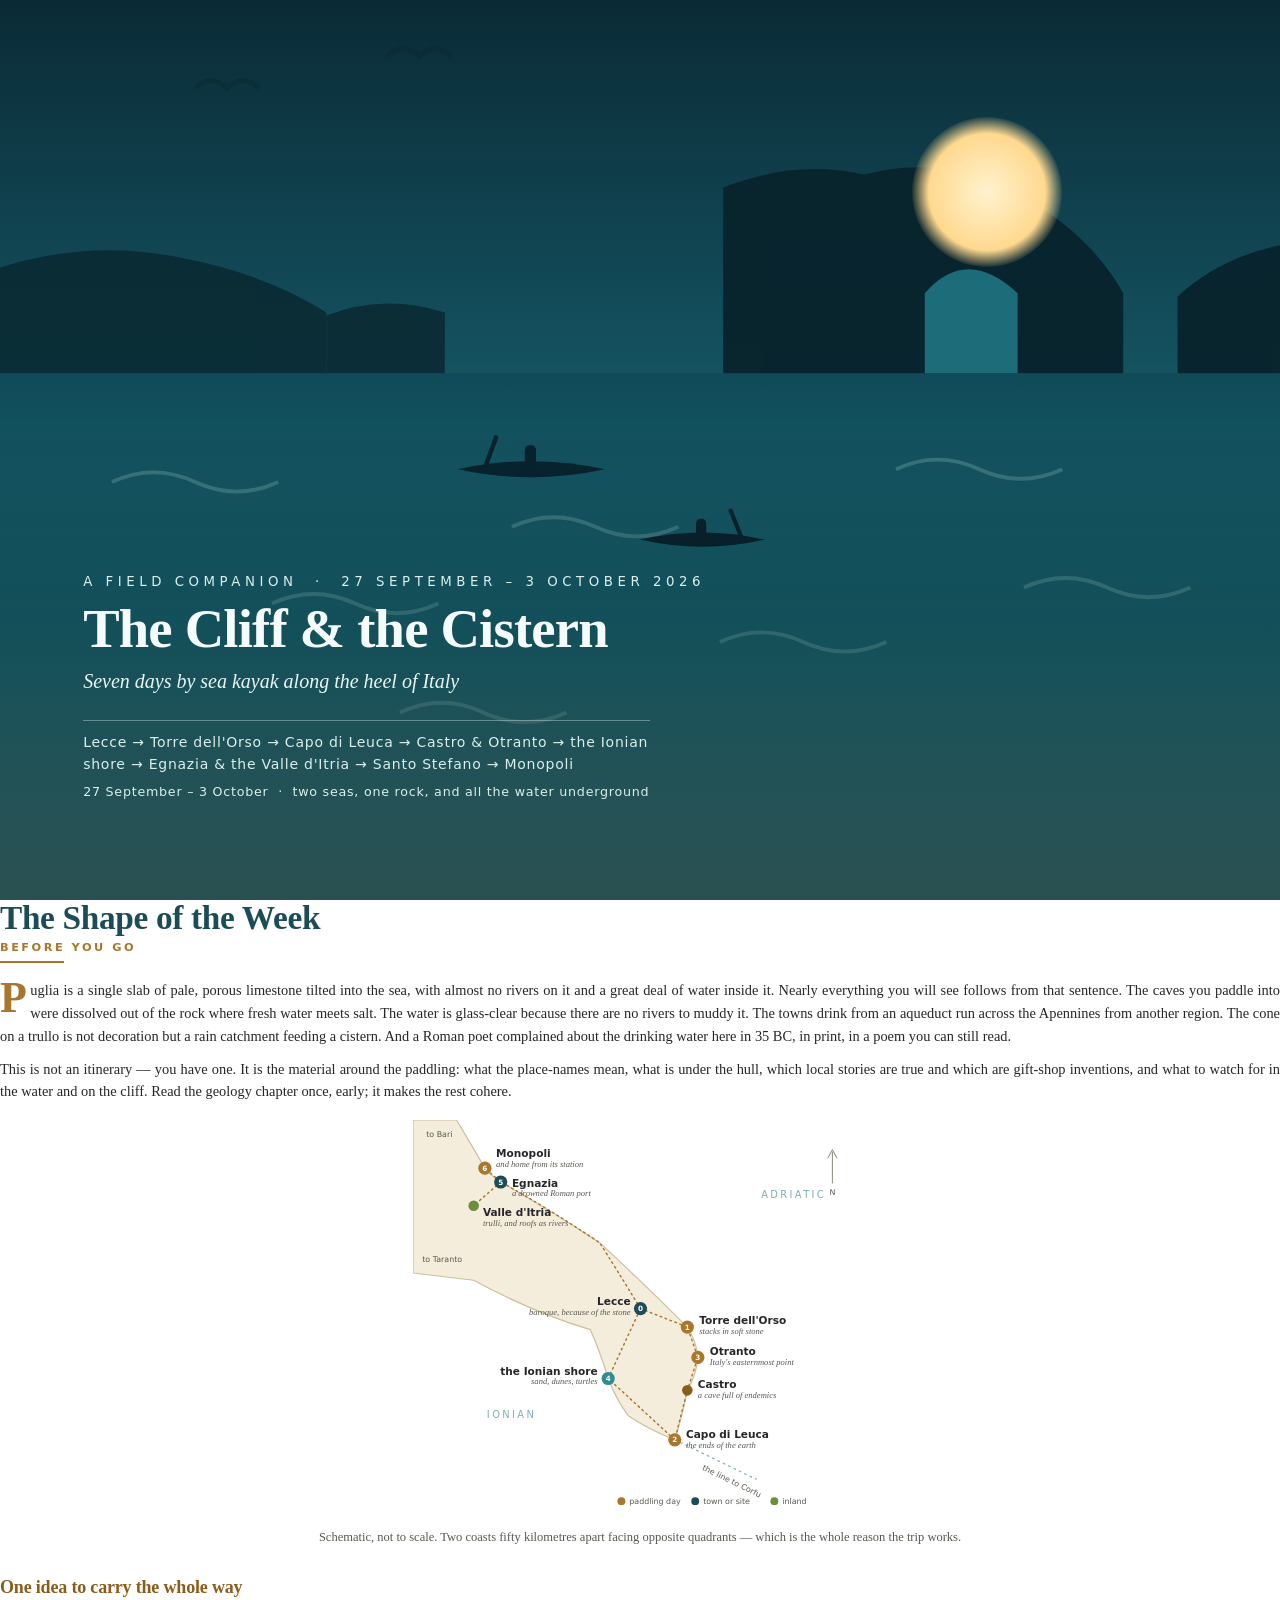
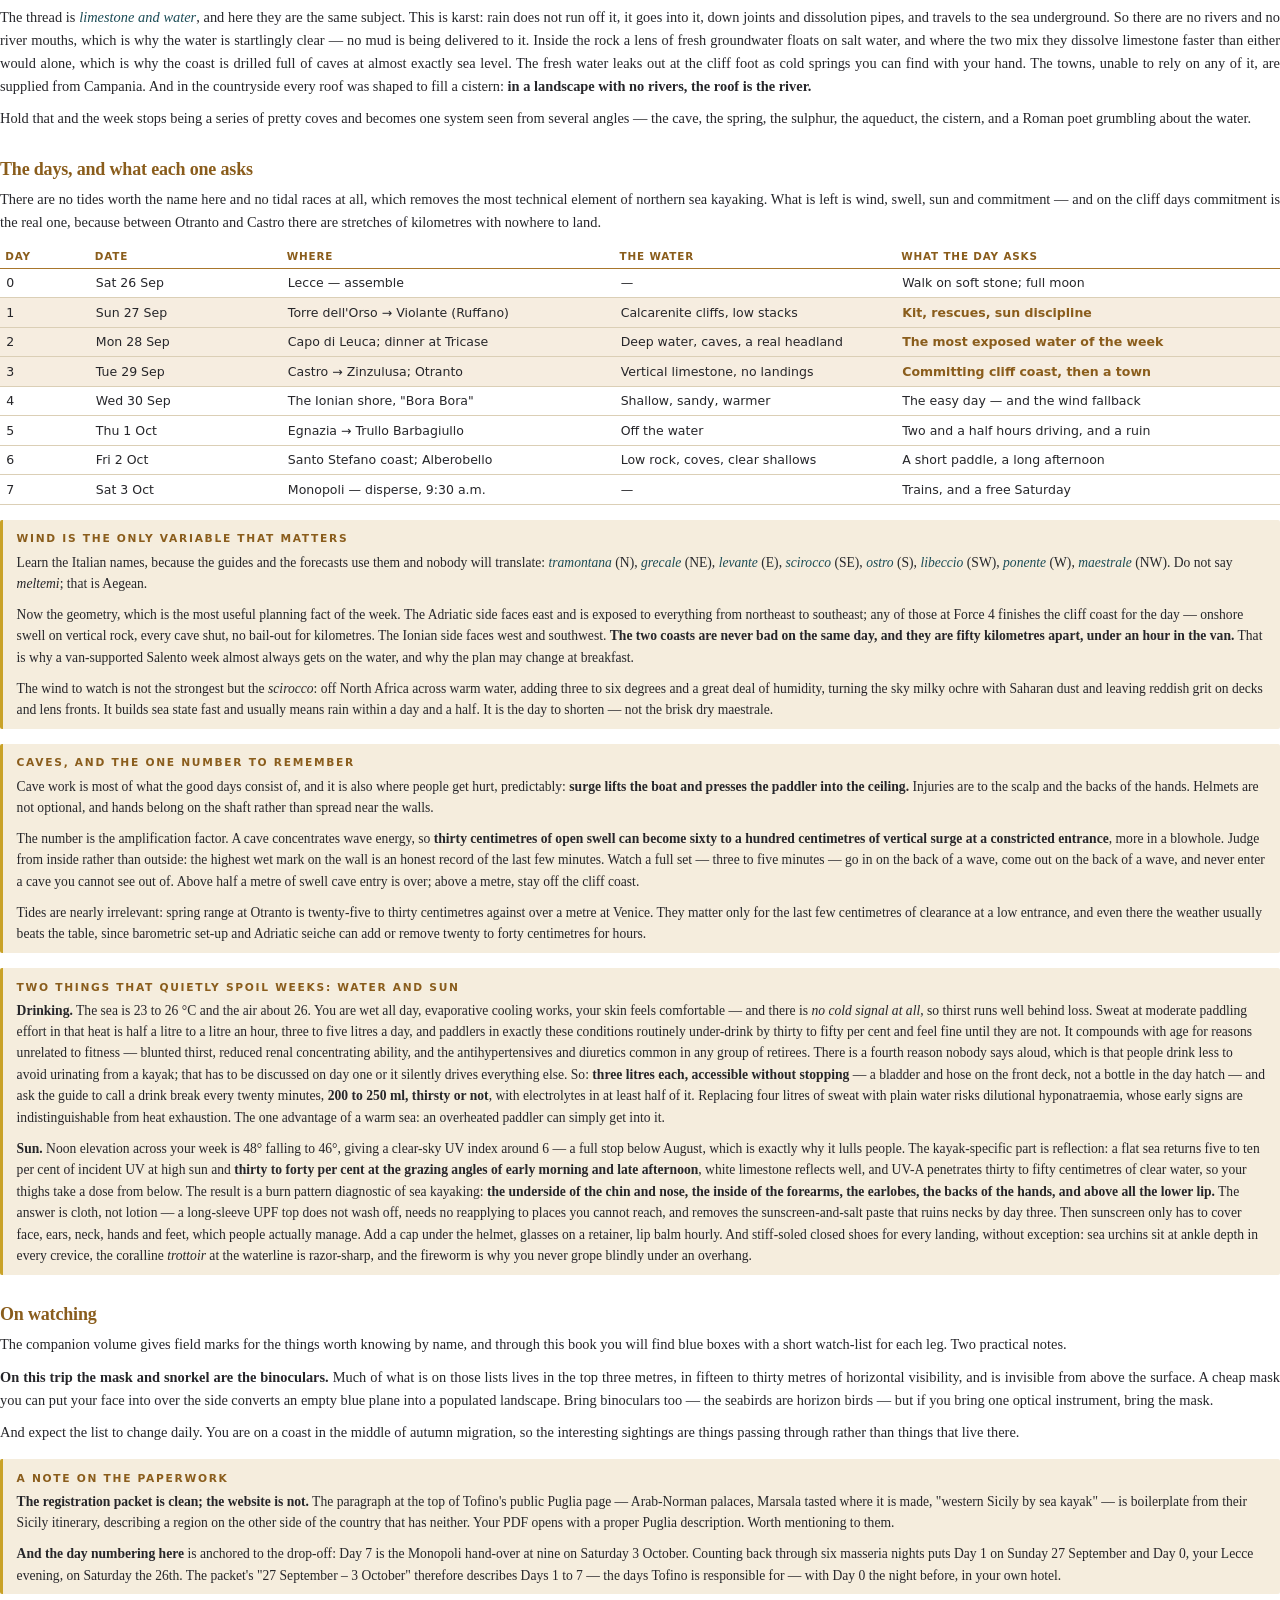
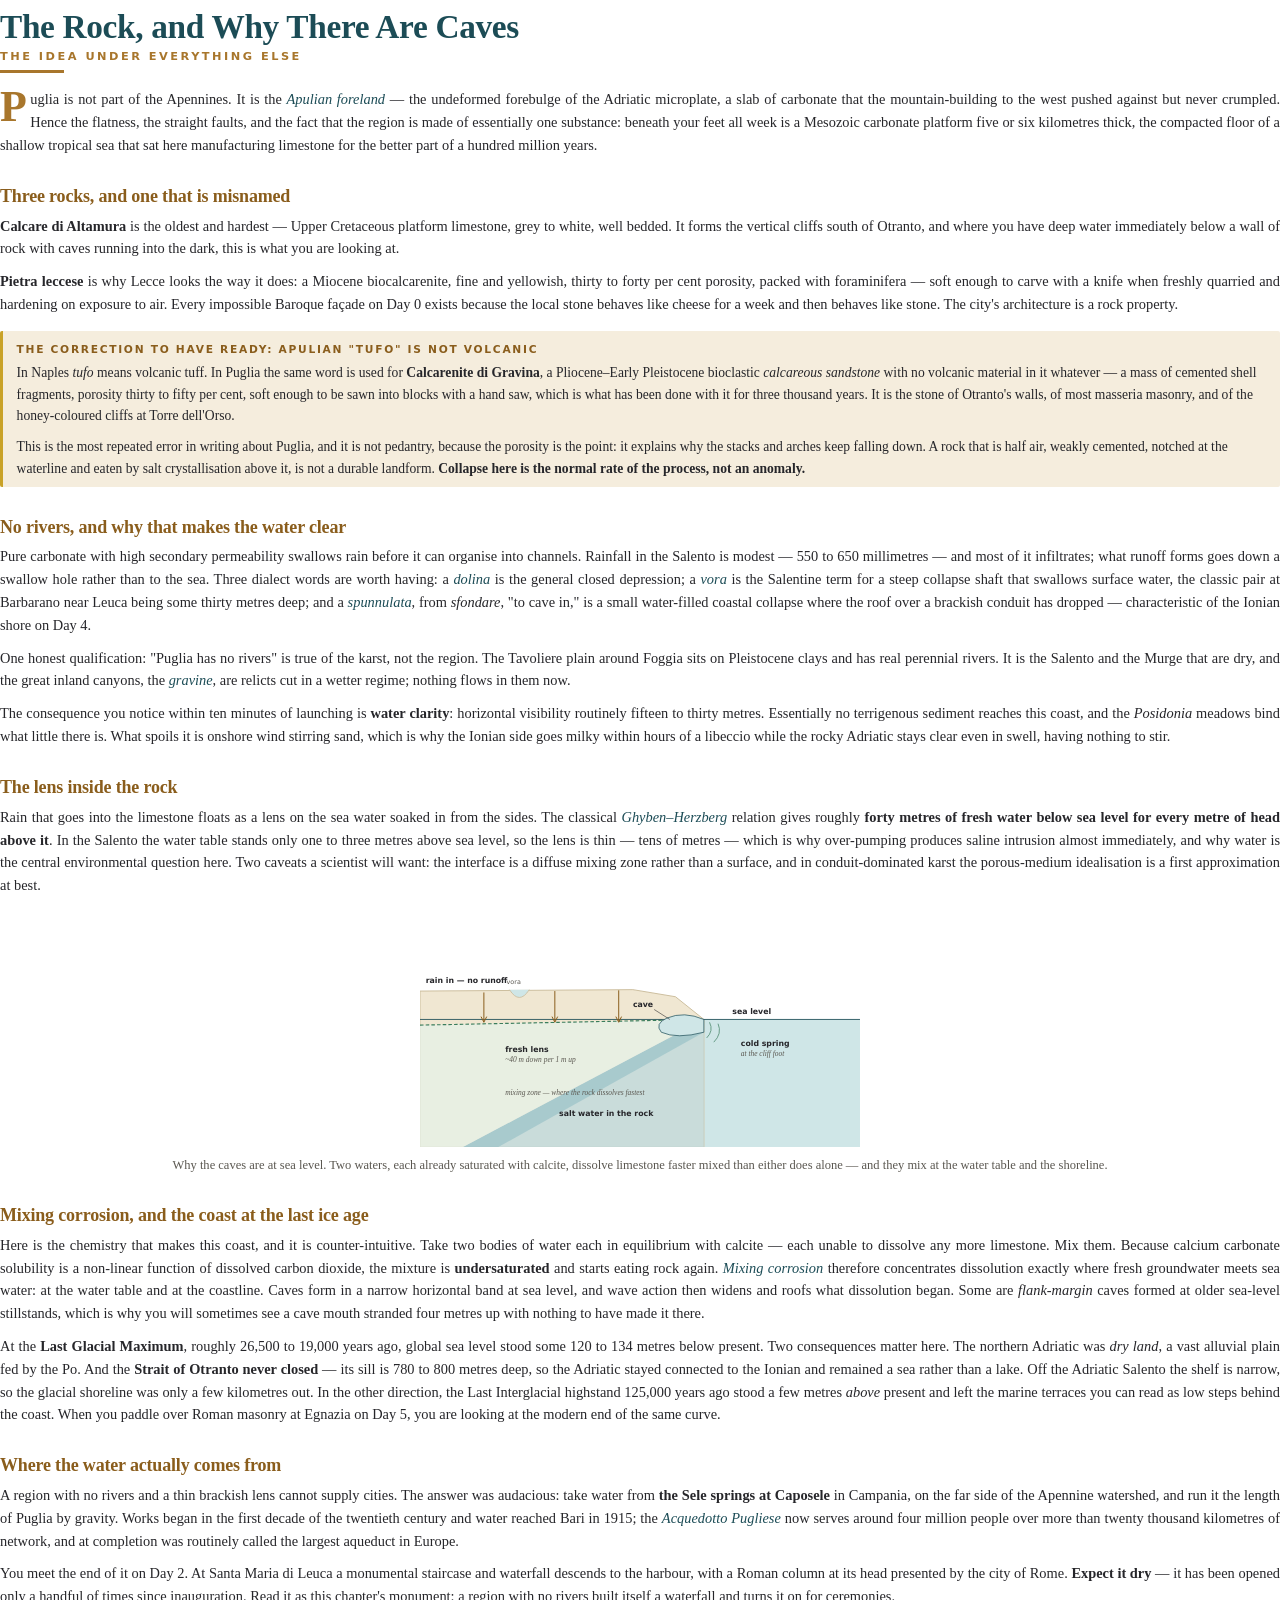
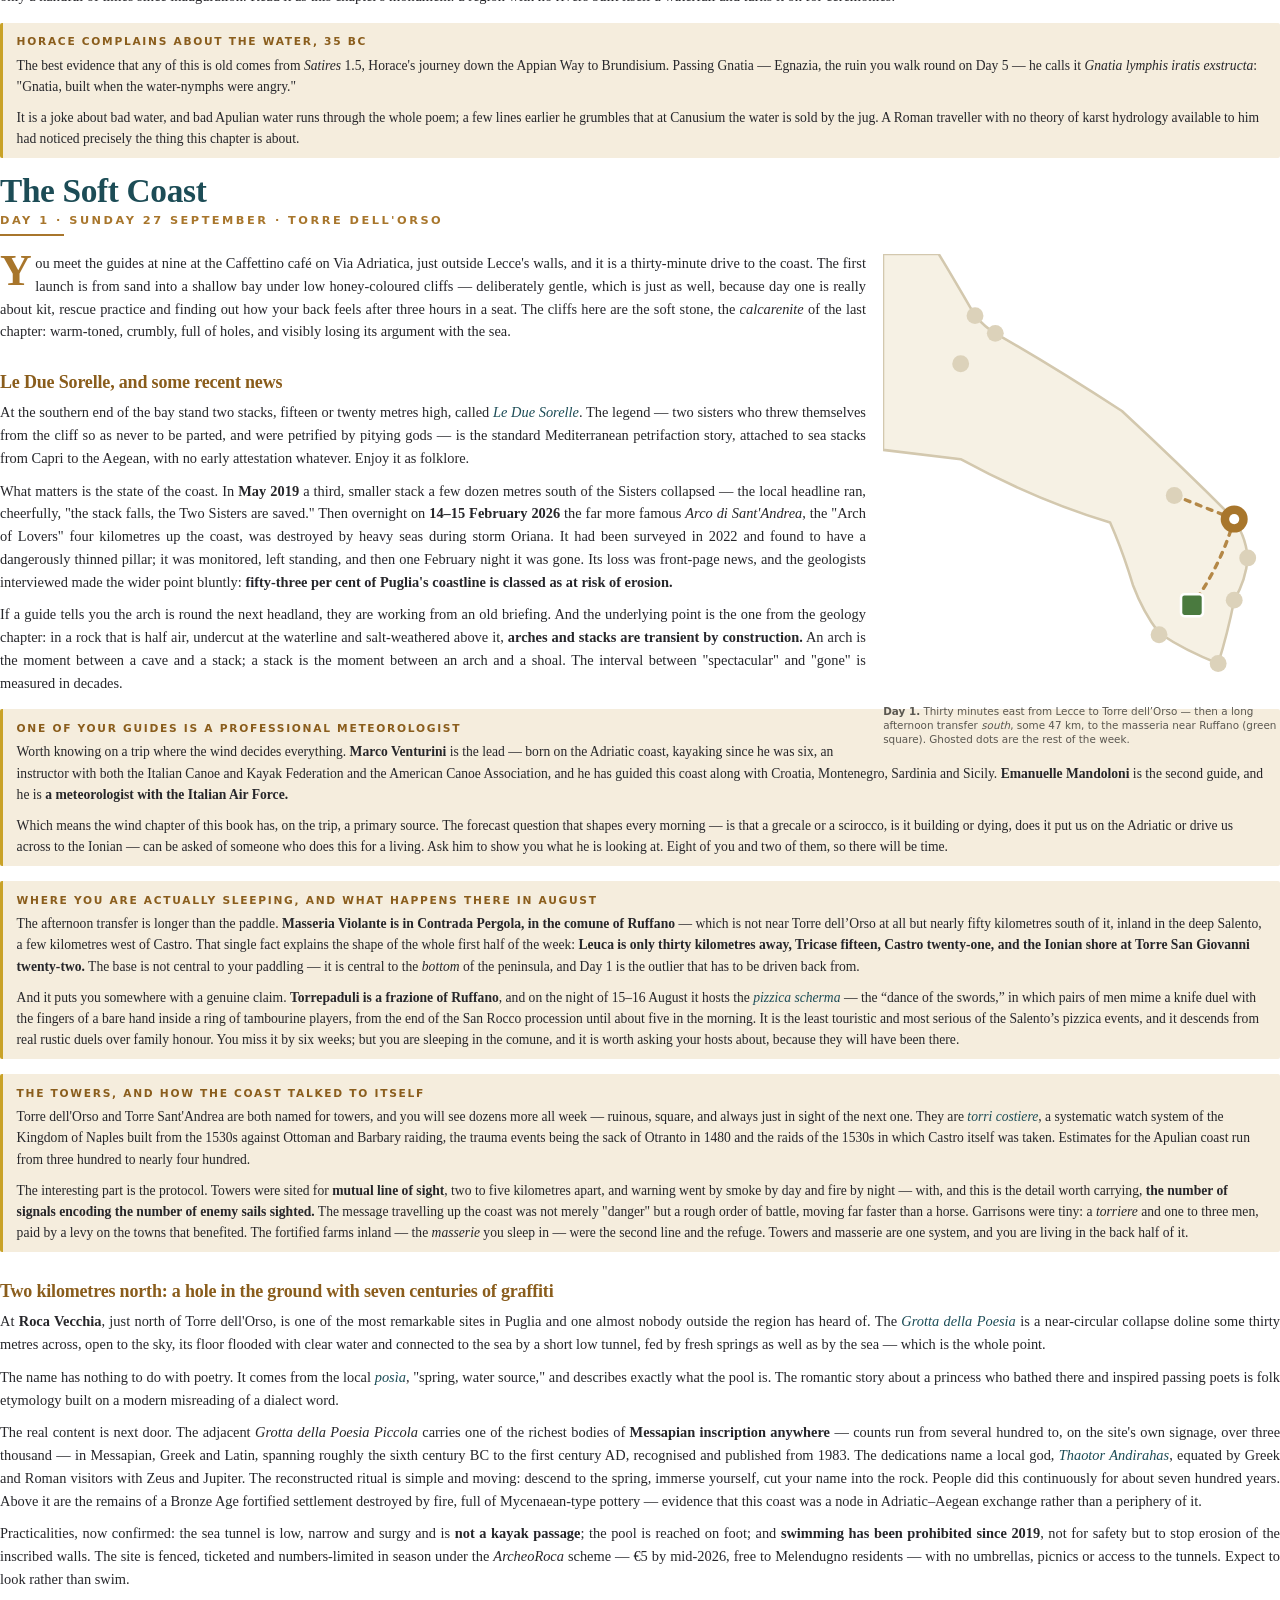
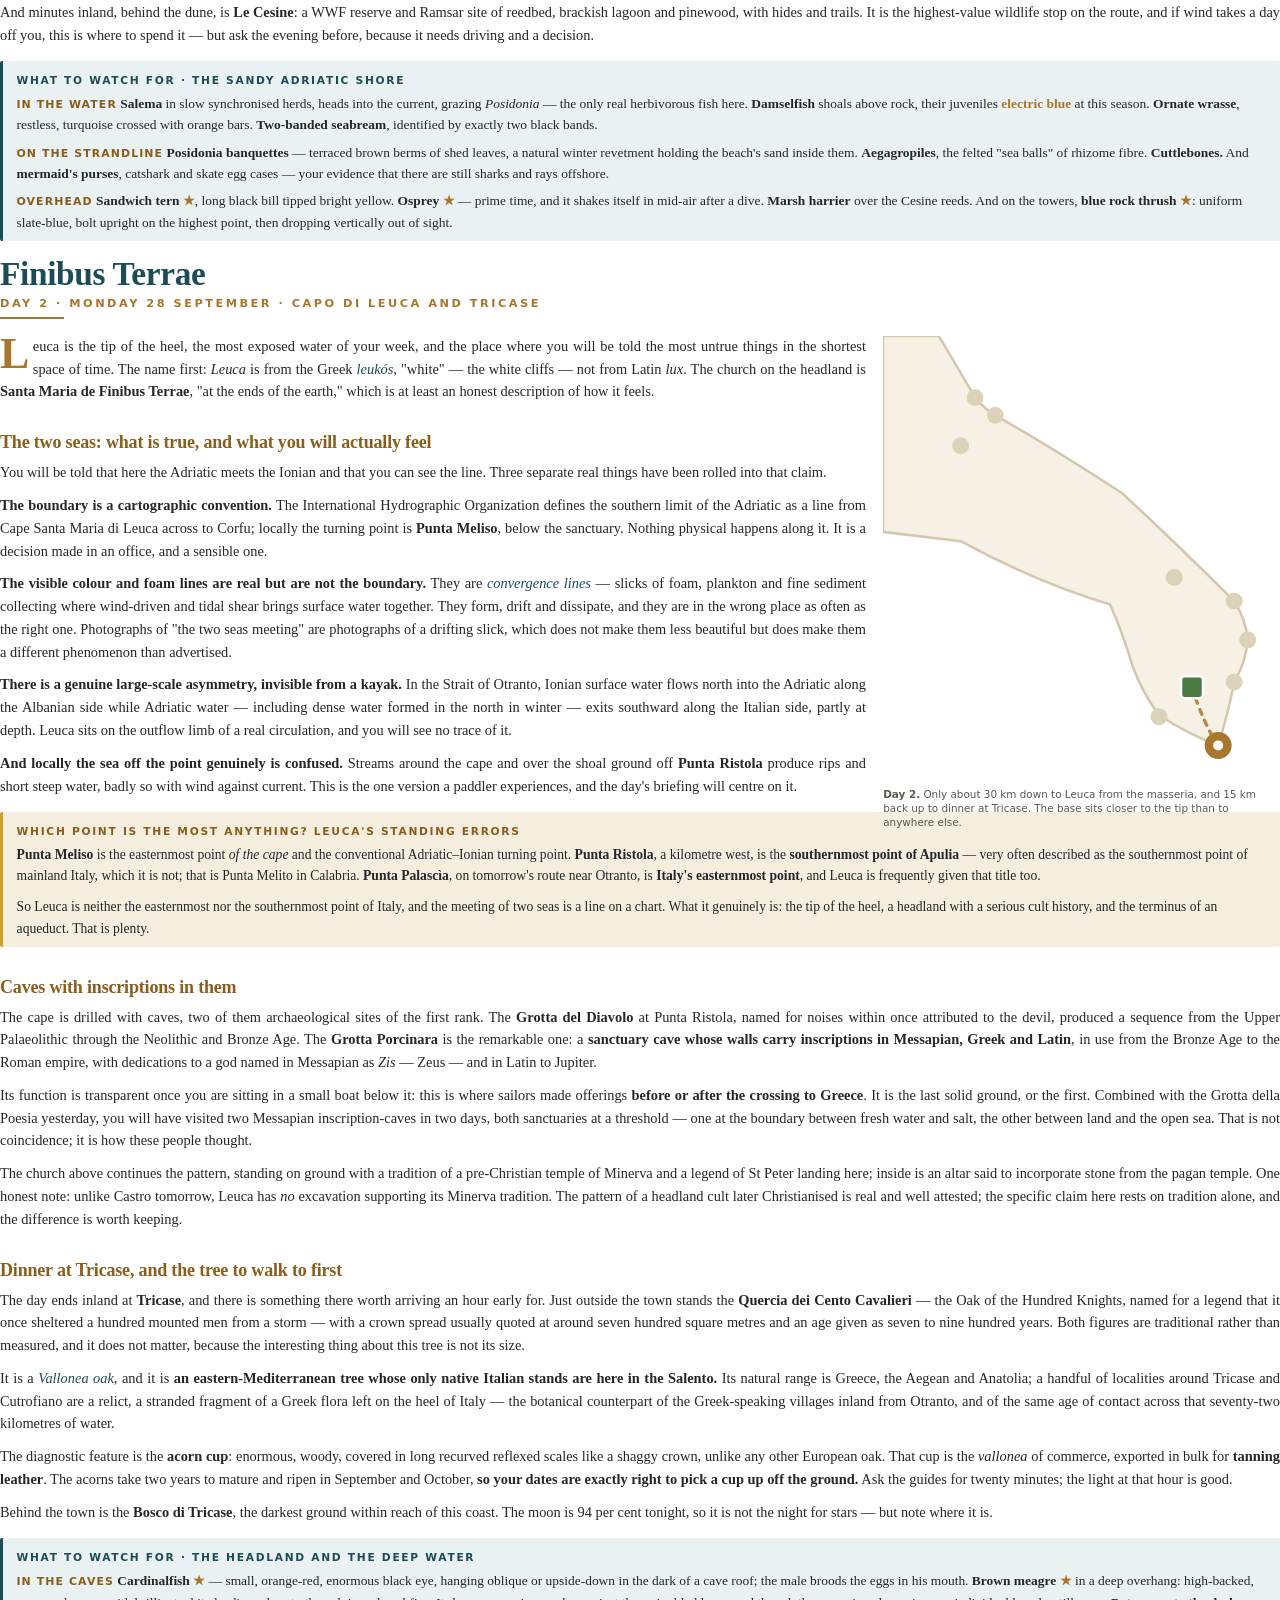
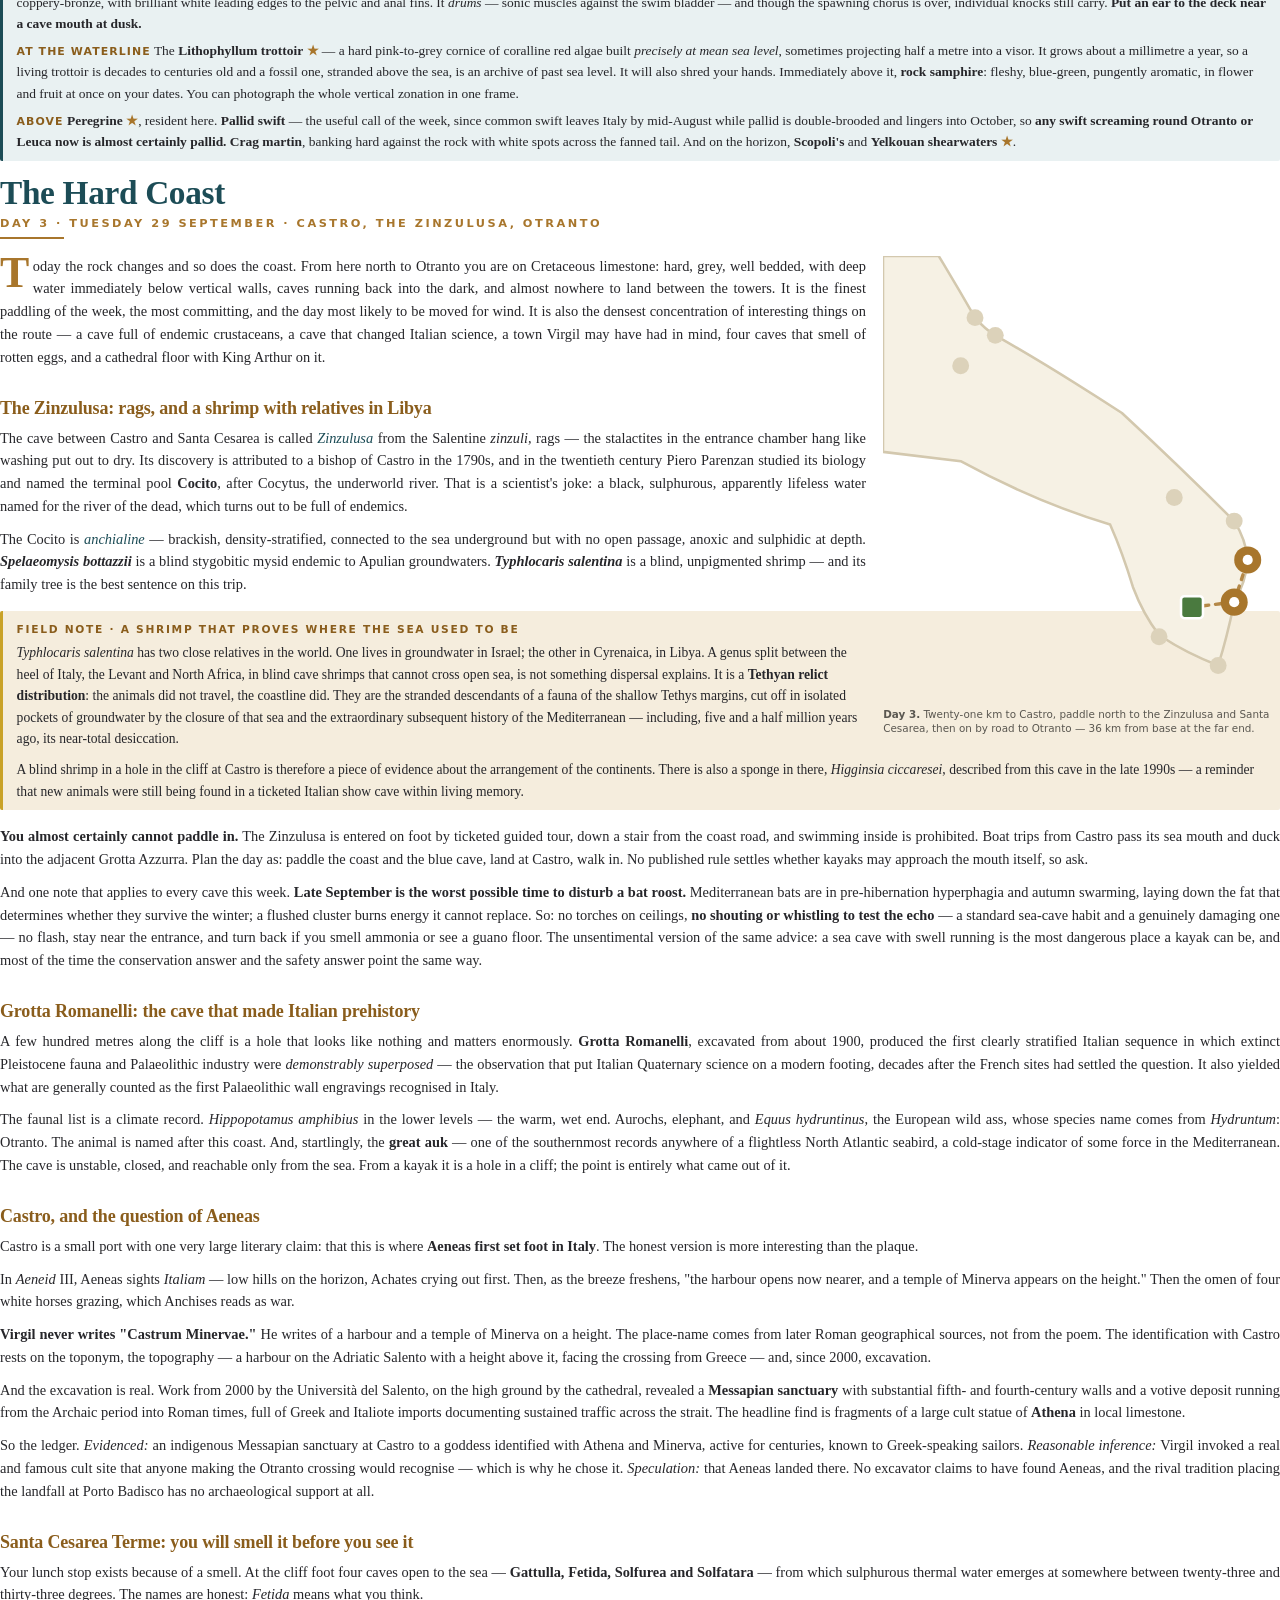
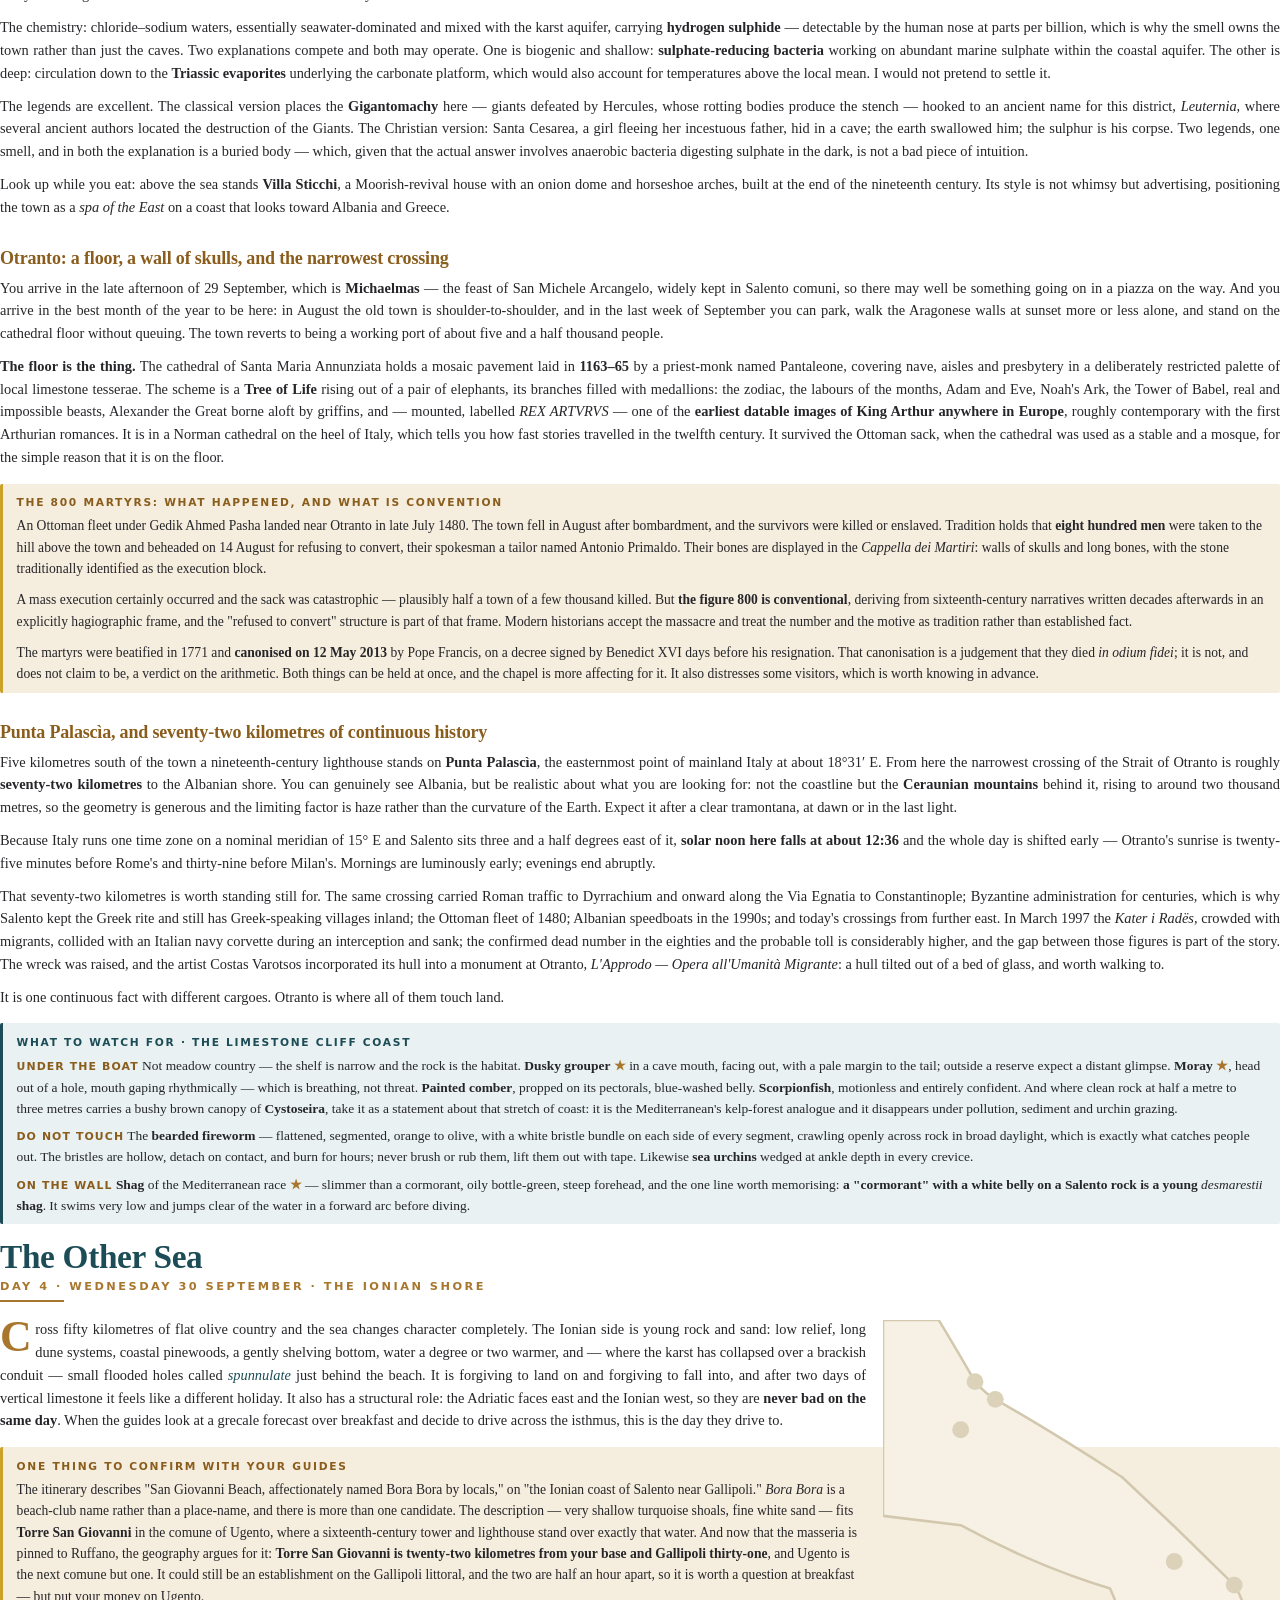
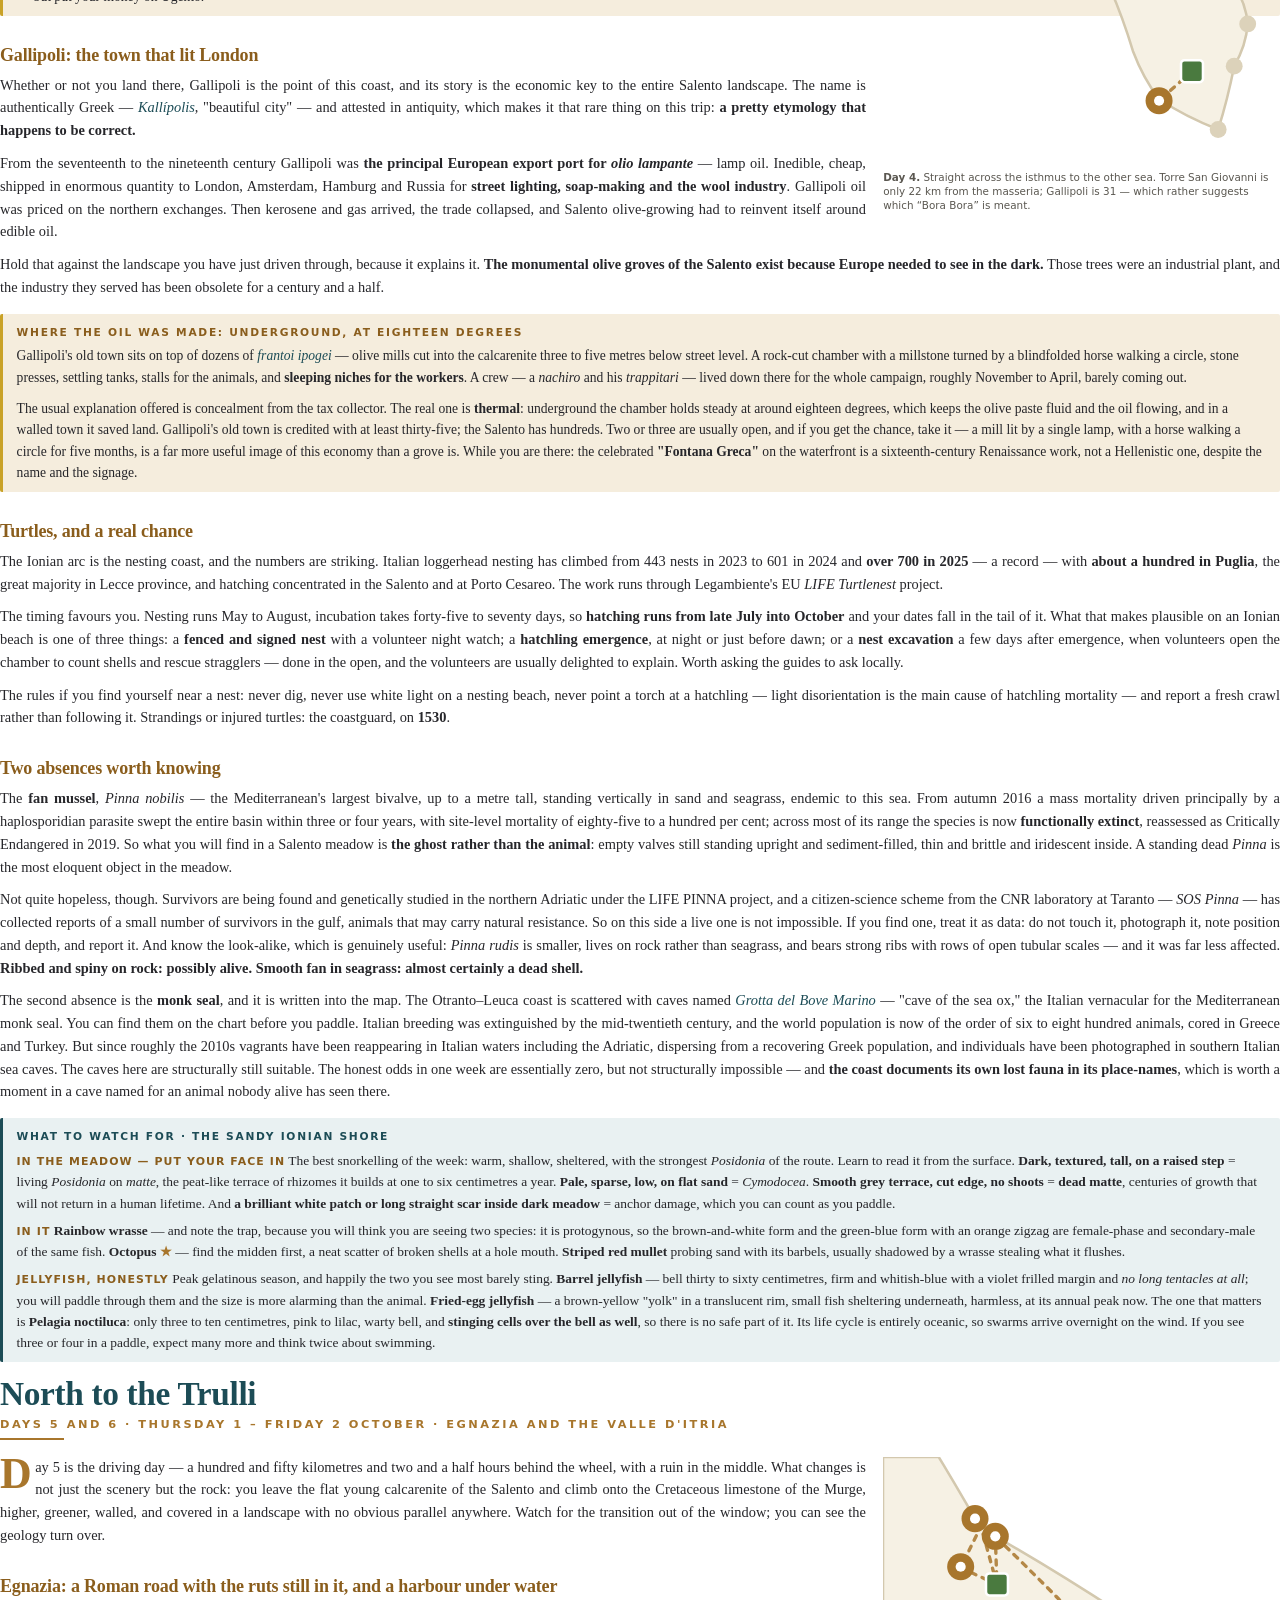
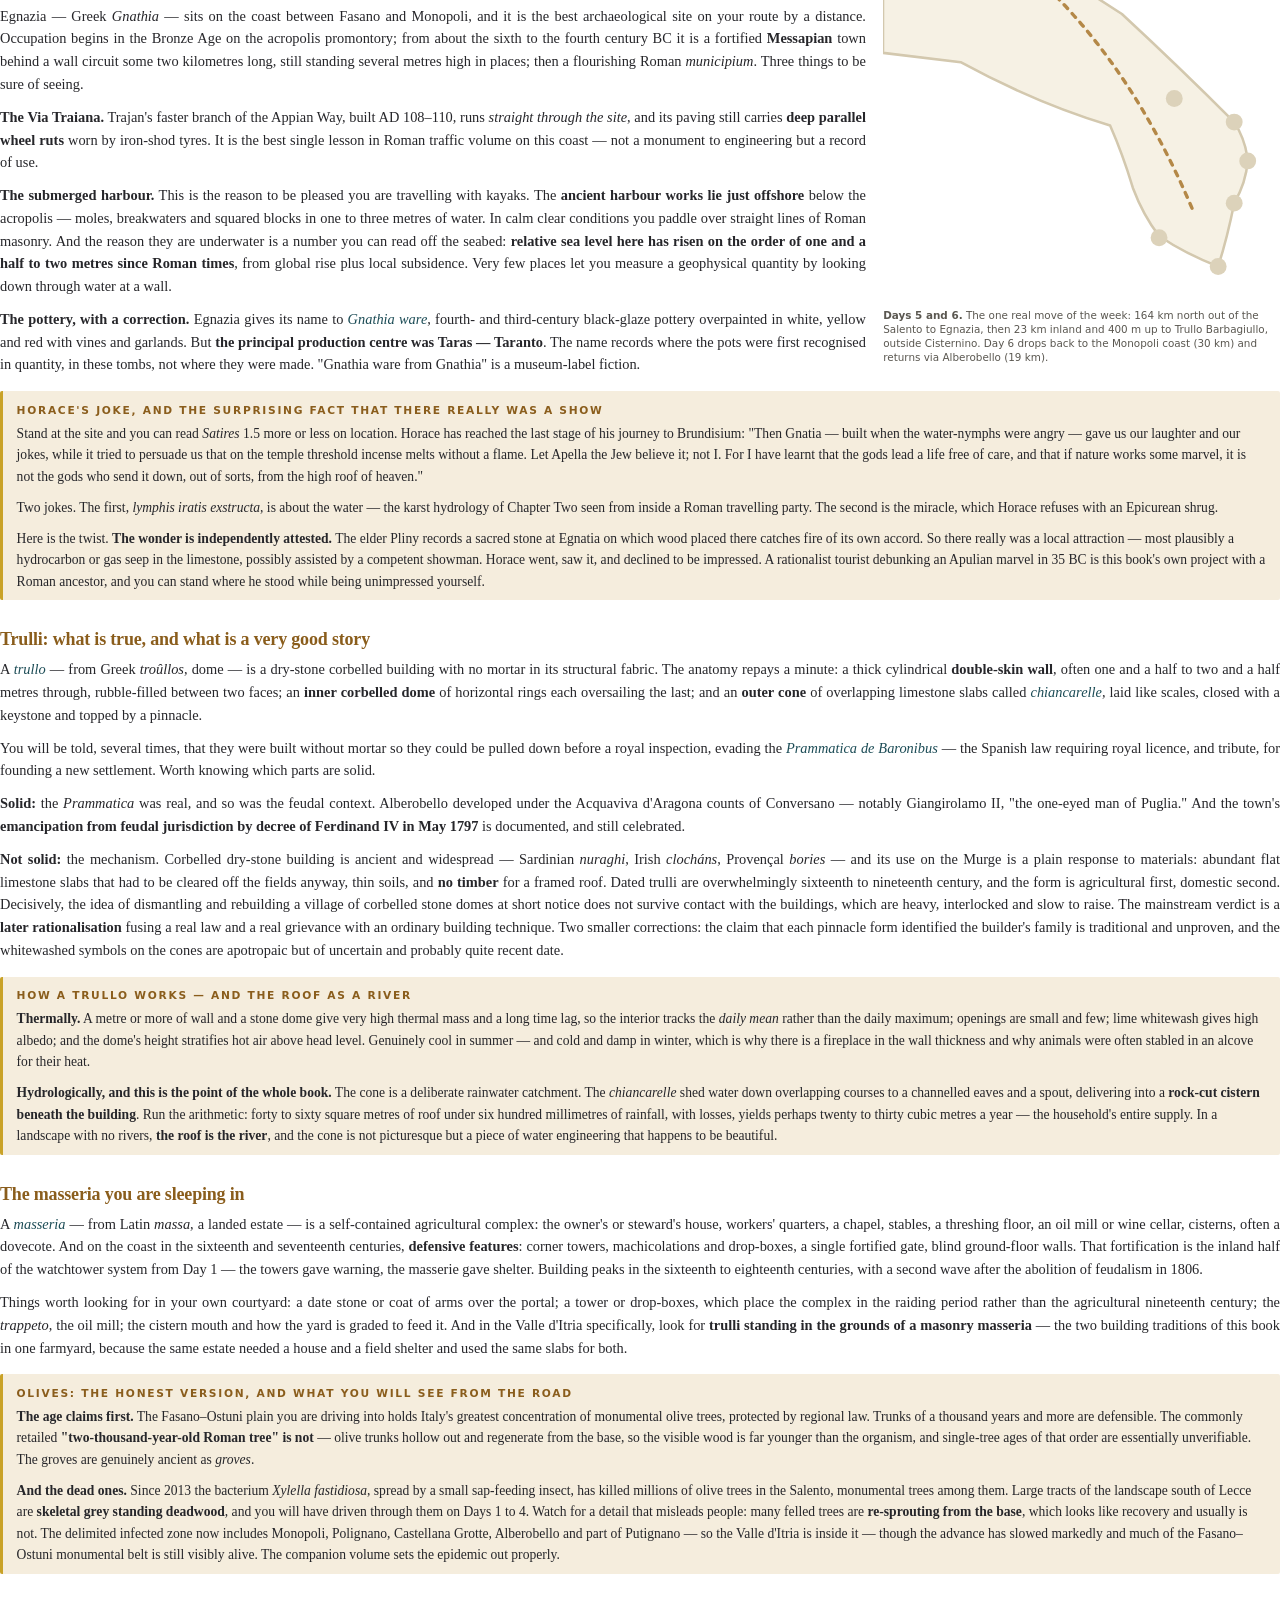
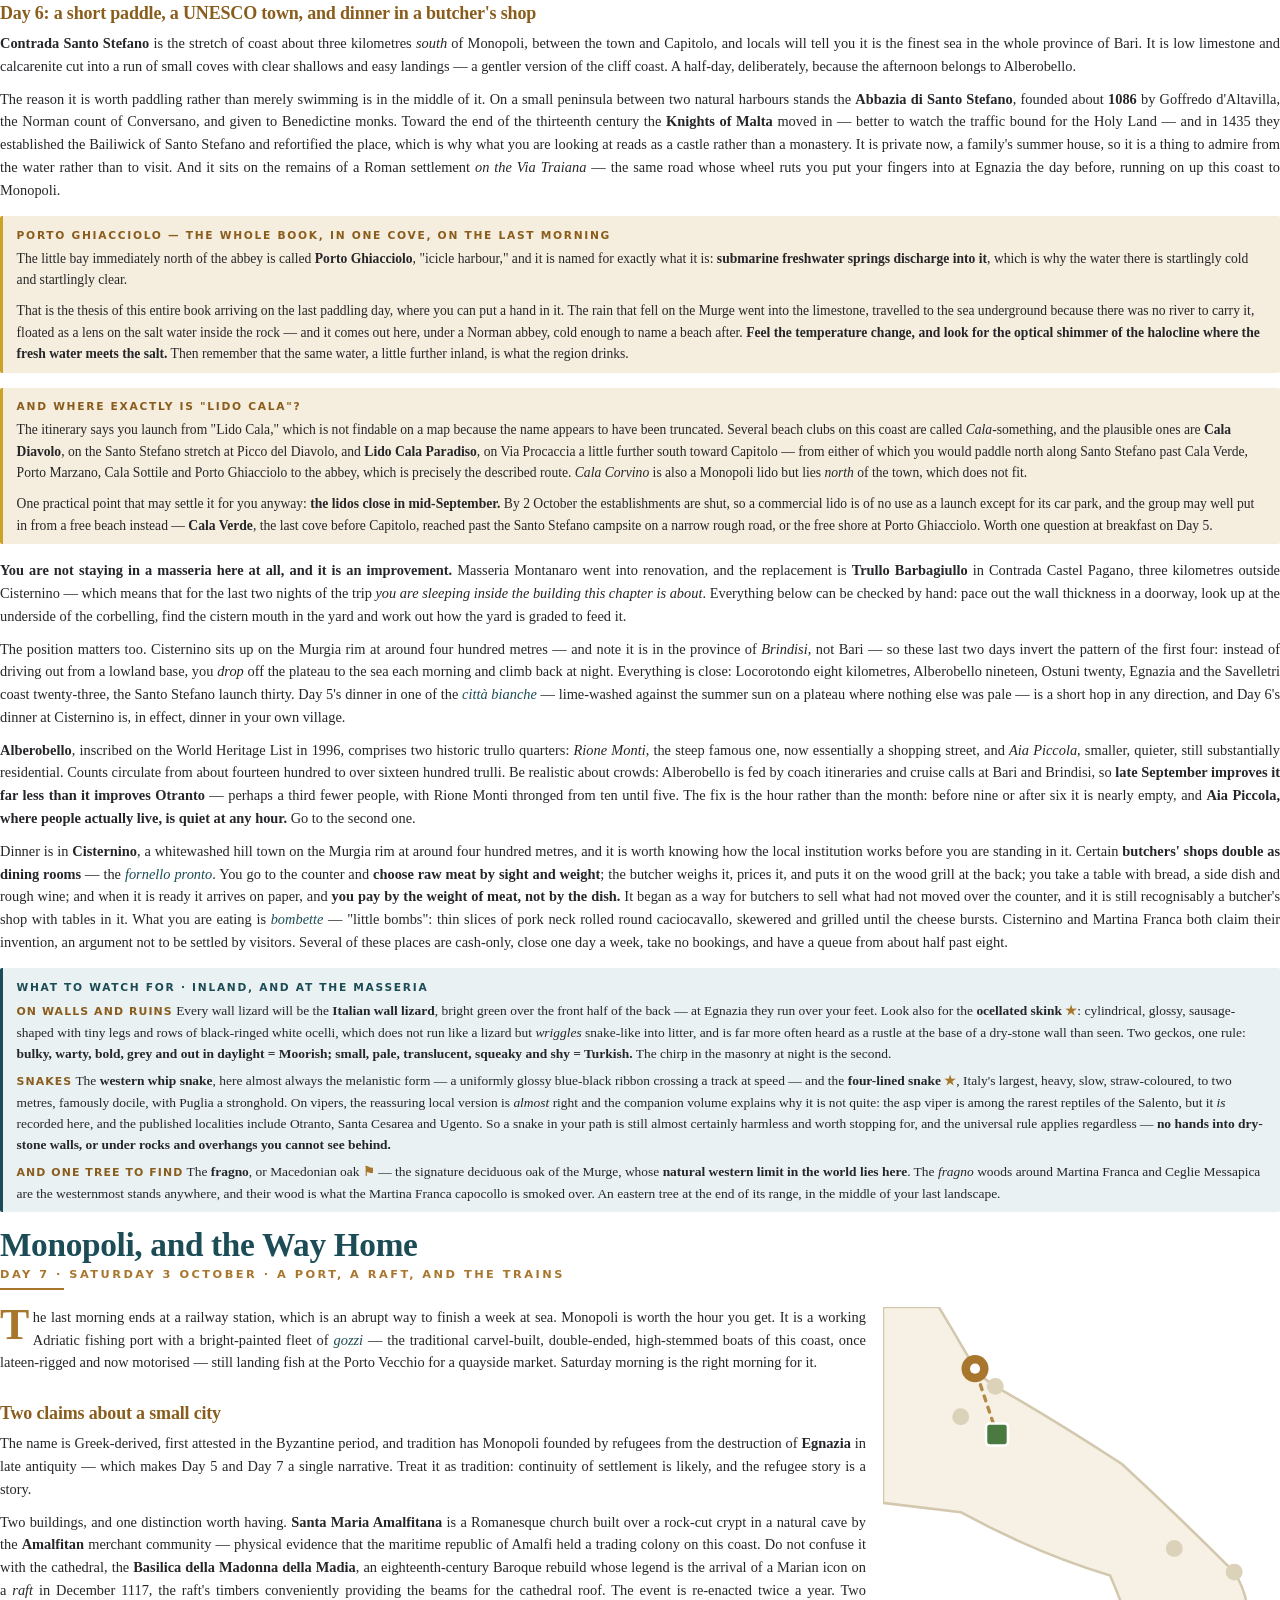
<file: html/Puglia2026/field-companion-puglia.html>
<!DOCTYPE html>
<html lang="en">
<head>
<meta charset="utf-8">
<title>The Cliff &amp; the Cistern — A Field Companion to Kayaking Puglia</title>
<style>
  :root{
    --ink:#26262a;
    --soft:#5a5750;
    --terra:#a8762c;
    --terra-d:#8a5d1c;
    --green:#1c4c56;
    --gold:#c9a227;
    --cream:#fbf7ef;
    --panel:#f5eddd;
    --rule:#dbcfb6;
  }

  @page {
    size: Letter;
    margin: 24mm 20mm 20mm 20mm;
    @top-right{
      content: string(chaptitle);
      font-family: "Carlito","DejaVu Sans",sans-serif;
      font-size: 8pt; letter-spacing:.12em; text-transform:uppercase;
      color:#9a8f7c;
    }
    @top-left{
      content: "Puglia 2026";
      font-family: "Carlito","DejaVu Sans",sans-serif;
      font-size: 8pt; letter-spacing:.12em; text-transform:uppercase;
      color:#c3b79f;
    }
    @bottom-center{
      content: counter(page);
      font-family: "Carlito","DejaVu Sans",sans-serif;
      font-size: 9pt; color:#9a8f7c;
    }
  }
  @page cover { margin:0; @top-right{content:none} @top-left{content:none} @bottom-center{content:none} }
  @page :first { @top-right{content:none} @top-left{content:none} }

  html{ font-family:"Lora","GFS Baskerville",Georgia,serif; color:var(--ink); }
  body{ margin:0; font-size:10.8pt; line-height:1.58; }

  p{ orphans:3; widows:3; margin:0 0 .7em 0; text-align:justify; -webkit-hyphens:auto; hyphens:auto; }
  p.first{ text-indent:0; }
  p.run{ text-indent:1.3em; margin-top:-.3em; }

  h1.chapter{
    string-set: chaptitle content(text);
    break-before: page;
    font-size:25pt; font-weight:700; line-height:1.08;
    color:var(--green); margin:0 0 .1em 0; letter-spacing:-.01em;
  }
  .kicker{
    font-family:"Carlito","DejaVu Sans",sans-serif;
    font-size:8.5pt; letter-spacing:.22em; text-transform:uppercase;
    color:var(--terra); margin:0 0 .35em 0; font-weight:700;
  }
  .chaprule{ height:2.2px; background:var(--terra); width:64px; margin:.15em 0 1.1em 0; border:0;}
  h2{
    font-size:13.5pt; color:var(--terra-d); font-weight:700;
    margin:1.4em 0 .25em 0; letter-spacing:-.01em;
  }
  h3{
    font-family:"Carlito","DejaVu Sans",sans-serif;
    font-size:9pt; letter-spacing:.14em; text-transform:uppercase;
    color:var(--green); font-weight:700; margin:1.2em 0 .3em 0;
  }

  p.lead{ text-indent:0; }
  p.lead .dc{
    font-size:3.05em; line-height:.76; float:left;
    margin:.04em .08em -.02em 0; color:var(--terra);
    font-weight:700;
  }
  .cover .scrim{ position:absolute; left:0; right:0; bottom:0; height:52%;
     background:linear-gradient(180deg, rgba(0,0,0,0) 0%, rgba(0,0,0,.18) 35%, rgba(0,0,0,.42) 100%); }

  .panel{
    background:var(--panel);
    border-left:3px solid var(--gold);
    padding:.85em 1em .6em 1em;
    margin:1.1em 0; border-radius:2px;
    orphans:3; widows:3;
    font-size:10.2pt;
  }
  .panel .h{
    font-family:"Carlito","DejaVu Sans",sans-serif;
    font-size:8pt; letter-spacing:.16em; text-transform:uppercase;
    color:var(--terra-d); font-weight:700; margin:0 0 .3em 0;
  }
  .panel p{ text-align:left; }
  .panel p:last-child{ margin-bottom:0; }

  .watch{
    background:#e9f1f2;
    border-left:3px solid var(--green);
    padding:.85em 1em .6em 1em;
    margin:1.1em 0; border-radius:2px;
    orphans:3; widows:3;
    font-size:10.1pt;
  }
  .watch .h{
    font-family:"Carlito","DejaVu Sans",sans-serif;
    font-size:8pt; letter-spacing:.16em; text-transform:uppercase;
    color:var(--green); font-weight:700; margin:0 0 .35em 0;
  }
  .watch p{ text-align:left; margin-bottom:.45em; }
  .watch p:last-child{ margin-bottom:0; }
  .watch .grp{ font-family:"Carlito","DejaVu Sans",sans-serif; font-size:8.2pt;
     letter-spacing:.1em; text-transform:uppercase; color:var(--terra-d); font-weight:700; }
  .star{ color:var(--terra); font-weight:700; }

  .reflex{ break-inside:avoid; margin:.8em 0 1.2em 0; padding:1em 1.1em;
     background:#faf4e8; border:1.5px solid var(--gold); border-radius:3px; }
  .reflex .h{ font-family:"Carlito","DejaVu Sans",sans-serif; font-size:8.5pt; letter-spacing:.18em;
     text-transform:uppercase; color:var(--terra-d); font-weight:700; margin:0 0 .6em 0; }
  .reflex p{ font-size:11.2pt; line-height:1.75; margin:0 0 .32em 0; text-align:left; }
  .reflex p:last-child{ margin-bottom:0; }
  .reflex .k{ color:var(--terra-d); font-weight:700; }

  .camp{ break-inside:avoid; margin:0 0 .95em 0; }
  .camphead{
    font-family:"Carlito","DejaVu Sans",sans-serif; font-size:10pt; font-weight:700;
    color:var(--green); border-bottom:1.5px solid var(--terra);
    padding-bottom:.18em; margin:0 0 .3em 0;
  }
  .camphead .meta{ float:right; color:var(--terra-d); font-weight:700; letter-spacing:.05em; font-size:8.2pt; }
  .camp p{ font-size:10pt; text-align:left; margin:0 0 .35em 0; }
  .camp p:last-child{ margin-bottom:0; }
  .heads{ color:var(--terra-d); font-weight:700; }

  .askblock{ break-inside:avoid; margin:0 0 1.05em 0; }
  .askhead{
    font-family:"Carlito","DejaVu Sans",sans-serif; font-size:9.5pt; font-weight:700;
    color:var(--green); border-bottom:1.5px solid var(--terra);
    padding-bottom:.2em; margin:0 0 .35em 0;
  }
  .askhead .when{ float:right; color:var(--terra-d); font-weight:700; letter-spacing:.06em; font-size:8.5pt; }
  .askblock ul{ margin:.25em 0 .3em 0; padding-left:1.05em; list-style:none; }
  .askblock li{ margin:.2em 0; text-indent:-1.05em; padding-left:1.05em; font-size:9.9pt; }
  .askblock li::before{ content:"\25A1"; color:var(--gold); font-size:9pt; padding-right:.5em; }
  .askblock .ctx{ font-size:9.2pt; color:var(--soft); font-style:italic; margin:.1em 0 .3em 0; }

  em.term{ font-style:italic; color:var(--green); }
  .small{ font-size:9.4pt; color:var(--soft); }

  table.mv.wide{ font-size:8.1pt; }
  table.mv.wide th{ font-size:6.9pt; letter-spacing:.04em; padding:.3em .22em; }
  table.mv.wide td{ padding:.28em .22em; }
  table.mv{ width:100%; border-collapse:collapse; font-size:9.4pt; margin:.6em 0 .3em 0; break-inside:avoid;
            font-family:"Carlito","DejaVu Sans",sans-serif;}
  table.mv th{ text-align:left; border-bottom:1.5px solid var(--terra);
     padding:.35em .5em; color:var(--terra-d); text-transform:uppercase; letter-spacing:.08em; font-size:7.8pt;}
  table.mv td{ padding:.35em .5em; border-bottom:.6px solid var(--rule); vertical-align:top; }
  table.mv tr.heavy td{ background:#f6ede0; }
  .flag{ color:var(--terra-d); font-weight:700; }

  ul.tight{ margin:.2em 0 .7em 0; padding-left:1.1em; break-inside:avoid; }
  ul.tight li{ margin:.12em 0; }

  .quietrule{ border:0; border-top:1px solid var(--rule); margin:1.4em 0; }

  /* day locator thumbnail */
  figure.locator{ float:right; width:31%; margin:.1em 0 .7em 1.2em; break-inside:avoid; }
  figure.locator svg{ width:100%; display:block; }
  figure.locator figcaption{ font-family:"Carlito","DejaVu Sans",sans-serif;
     font-size:7.8pt; line-height:1.35; color:var(--soft); margin-top:.3em; text-align:left; }

  /* ---- COVER ---- */
  .cover{ page:cover; height:100vh; box-sizing:border-box;
     background:
       linear-gradient(180deg, #0a2b36 0%, #14515f 40%, #22808b 70%, #74bfb8 100%);
     color:#f4fbfa; position:relative; overflow:hidden; }
  .cover .sky{ position:absolute; inset:0; top:0; left:0; width:100%; height:100%; }
  .cover .sun{ position:absolute; right:17%; top:13%; width:150px; height:150px;
     border-radius:50%; background:radial-gradient(circle,#fff2cf 0%,#ffd98f 55%,rgba(255,217,143,0) 72%); }
  .cover .content{ position:absolute; left:0; right:0; bottom:0; padding:0 22mm 26mm 22mm; }
  .cover .eyebrow{ font-family:"Carlito","DejaVu Sans",sans-serif; letter-spacing:.34em;
     text-transform:uppercase; font-size:10pt; color:#d9f0ec; margin-bottom:.7em;}
  .cover h1{ font-size:41pt; line-height:1.02; margin:0 0 .18em 0; font-weight:700; letter-spacing:-.015em;}
  .cover .sub{ font-size:15pt; font-style:italic; color:#e8f7f4; margin:0 0 1.1em 0;}
  .cover .meta{ font-family:"Carlito","DejaVu Sans",sans-serif; font-size:9.5pt; letter-spacing:.06em;
     color:#d9efeb; border-top:1px solid rgba(244,251,250,.35); padding-top:.8em; max-width:150mm;}
  .cover .route{ font-size:10.5pt; }
  .toc-note{ font-style:italic; color:var(--soft); }
</style>
</head>
<body>

<!-- ============ COVER ============ -->
<section class="cover">
  <svg class="sky" viewBox="0 0 800 1000" preserveAspectRatio="xMidYMid slice" xmlns="http://www.w3.org/2000/svg">
    <!-- limestone headland with sea arch, right -->
    <g fill="#08222b" opacity="0.92">
      <path d="M452 452 L452 336 Q498 318 540 328 L540 452 Z"/>
      <path d="M540 452 L540 328 Q592 314 640 342 Q682 366 702 402 L702 452 Z"/>
      <path d="M800 452 L800 372 Q762 380 736 404 L736 452 Z"/>
      <!-- the arch void -->
      <path d="M578 452 L578 402 Q604 372 636 402 L636 452 Z" fill="#1d6f7c" opacity="1"/>
    </g>
    <!-- lower headland, left -->
    <g fill="#0a2932" opacity="0.88">
      <path d="M0 452 L0 386 Q56 368 114 380 Q166 390 204 414 L204 452 Z"/>
      <path d="M204 452 L204 416 Q240 402 278 414 L278 452 Z"/>
    </g>
    <!-- sea -->
    <path d="M0 452 L800 452 L800 1000 L0 1000 Z" fill="#0b3f4c" opacity="0.42"/>
    <!-- sea texture, upper water only -->
    <g stroke="#bfe6e0" stroke-width="2.4" fill="none" opacity="0.22">
      <path d="M70 520 q26 -12 52 0 q26 12 52 0"/>
      <path d="M320 548 q26 -12 52 0 q26 12 52 0"/>
      <path d="M560 512 q26 -12 52 0 q26 12 52 0"/>
      <path d="M170 596 q26 -12 52 0 q26 12 52 0"/>
      <path d="M450 620 q26 -12 52 0 q26 12 52 0"/>
      <path d="M640 586 q26 -12 52 0 q26 12 52 0"/>
      <path d="M250 664 q26 -12 52 0 q26 12 52 0"/>
    </g>
    <!-- two kayaks on the water -->
    <g fill="#07202a" opacity="0.92">
      <path d="M286 512 q46 -10 92 0 q-46 10 -92 0 Z"/>
      <rect x="328" y="497" width="7" height="15" rx="3"/>
      <rect x="305" y="490" width="2.8" height="24" rx="1.2" transform="rotate(20 306 502)"/>
      <path d="M400 556 q39 -9 78 0 q-39 9 -78 0 Z"/>
      <rect x="435" y="543" width="6.4" height="13" rx="2.8"/>
      <rect x="459" y="536" width="2.6" height="22" rx="1.2" transform="rotate(-22 460 547)"/>
    </g>
    <!-- shearwaters -->
    <g stroke="#0a2932" stroke-width="3" fill="none" opacity="0.5">
      <path d="M170 218 q14 -13 28 0 q14 -13 28 0"/>
      <path d="M242 254 q10 -10 20 0 q10 -10 20 0"/>
      <path d="M122 274 q10 -10 20 0 q10 -10 20 0"/>
    </g>
  </svg>
  <div class="sun"></div>
  <div class="scrim"></div>
  <div class="content">
    <div class="eyebrow">A Field Companion &nbsp;&middot;&nbsp; 27 September &ndash; 3 October 2026</div>
    <h1>The Cliff &amp; the Cistern</h1>
    <div class="sub">Seven days by sea kayak along the heel of Italy</div>
    <div class="meta">
      <div class="route">Lecce &rarr; Torre dell'Orso &rarr; Capo di Leuca &rarr; Castro &amp; Otranto &rarr; the Ionian shore &rarr; Egnazia &amp; the Valle d'Itria &rarr; Santo Stefano &rarr; Monopoli</div>
      <div style="margin-top:.5em;">27 September &ndash; 3 October &nbsp;&middot;&nbsp; two seas, one rock, and all the water underground</div>
    </div>
  </div>
</section>

<!-- ============ ORIENTATION ============ -->
<!-- ============ ORIENTATION ============ -->
<h1 class="chapter">The Shape of the Week</h1>
<p class="kicker">Before you go</p>
<hr class="chaprule">

<p class="lead"><span class="dc">P</span>uglia is a single slab of pale, porous limestone tilted into the sea, with almost no rivers on it and a great deal of water inside it. Nearly everything you will see follows from that sentence. The caves you paddle into were dissolved out of the rock where fresh water meets salt. The water is glass-clear because there are no rivers to muddy it. The towns drink from an aqueduct run across the Apennines from another region. The cone on a trullo is not decoration but a rain catchment feeding a cistern. And a Roman poet complained about the drinking water here in 35 BC, in print, in a poem you can still read.</p>

<p>This is not an itinerary — you have one. It is the material around the paddling: what the place-names mean, what is under the hull, which local stories are true and which are gift-shop inventions, and what to watch for in the water and on the cliff. Read the geology chapter once, early; it makes the rest cohere.</p>

<figure style="break-inside:avoid; margin:1.2em 0 0.4em 0; text-align:center;">
<svg viewBox="0 0 690 605" style="width:100%; max-width:455px;" xmlns="http://www.w3.org/2000/svg">
  <defs>
    <style>
      .lbl{ font-family:"Carlito","DejaVu Sans",sans-serif; font-size:16px; font-weight:700; fill:#26262a; }
      .dsc{ font-family:"Lora",Georgia,serif; font-style:italic; font-size:13px; fill:#5a5750; }
      .sea{ font-family:"Carlito","DejaVu Sans",sans-serif; font-size:15px; letter-spacing:.24em; fill:#7fadb3; }
      .dnum{ font-family:"Carlito","DejaVu Sans",sans-serif; font-size:11px; font-weight:700; fill:#ffffff; }
      .leg{ font-family:"Carlito","DejaVu Sans",sans-serif; font-size:12px; fill:#5a5750; }
    </style>
  </defs>
  <path d="M66 0 L72 10 Q90 40 109 73 Q120 86 133 94
           Q200 132 283 186 Q350 248 416 314
           Q430 336 432 360 Q430 386 416 410 Q408 450 397 485
           Q358 470 327 449 Q308 424 296 392 Q284 352 269 318
           Q182 292 92 243 L0 232 L0 0 Z"
        fill="#f4eddc" stroke="#cdbf9f" stroke-width="1.8"/>
  <text class="sea" x="528" y="118">ADRIATIC</text>
  <text class="sea" x="112" y="452">IONIAN</text>
  <g stroke="#8b8578" stroke-width="1.5" fill="none">
    <path d="M636 96 L636 48"/><path d="M629 58 L636 45 L643 58"/>
  </g>
  <text class="leg" x="636" y="114" text-anchor="middle">N</text>
  <text class="leg" x="20" y="26" fill="#8b8578">to Bari</text>
  <text class="leg" x="14" y="216" fill="#8b8578">to Taranto</text>
  <path d="M397 485 L521 545" stroke="#7fadb3" stroke-width="1.8" stroke-dasharray="4 5"/>
  <text class="leg" x="438" y="530" transform="rotate(26 438 530)">the line to Corfu</text>
  <path d="M345 286 L416 314 L432 360 L416 410 L397 485 L296 392 L345 286"
        fill="none" stroke="#a8762c" stroke-width="2.2" stroke-dasharray="2.5 5.5" stroke-linecap="round"/>
  <path d="M345 286 Q306 222 283 186 Q202 132 133 94 L109 73"
        fill="none" stroke="#a8762c" stroke-width="2.2" stroke-dasharray="2.5 5.5" stroke-linecap="round"/>
  <path d="M133 94 L92 130" fill="none" stroke="#a8762c" stroke-width="2.2" stroke-dasharray="2.5 5.5" stroke-linecap="round"/>
  <circle cx="109" cy="73" r="10" fill="#a8762c"/><text class="dnum" x="109" y="77" text-anchor="middle">6</text>
  <text class="lbl" x="126" y="56">Monopoli</text>
  <text class="dsc" x="126" y="71">and home from its station</text>
  <circle cx="133" cy="94" r="10" fill="#1c4c56"/><text class="dnum" x="133" y="98" text-anchor="middle">5</text>
  <text class="lbl" x="150" y="101">Egnazia</text>
  <text class="dsc" x="150" y="116">a drowned Roman port</text>
  <circle cx="92" cy="130" r="8" fill="#6b8f3e"/>
  <text class="lbl" x="106" y="146">Valle d'Itria</text>
  <text class="dsc" x="106" y="161">trulli, and roofs as rivers</text>
  <circle cx="345" cy="286" r="10" fill="#1c4c56"/><text class="dnum" x="345" y="290" text-anchor="middle">0</text>
  <text class="lbl" x="330" y="280" text-anchor="end">Lecce</text>
  <text class="dsc" x="330" y="295" text-anchor="end">baroque, because of the stone</text>
  <circle cx="416" cy="314" r="10" fill="#a8762c"/><text class="dnum" x="416" y="318" text-anchor="middle">1</text>
  <text class="lbl" x="434" y="309">Torre dell'Orso</text>
  <text class="dsc" x="434" y="324">stacks in soft stone</text>
  <circle cx="432" cy="360" r="10" fill="#a8762c"/><text class="dnum" x="432" y="364" text-anchor="middle">3</text>
  <text class="lbl" x="450" y="356">Otranto</text>
  <text class="dsc" x="450" y="371">Italy's easternmost point</text>
  <circle cx="416" cy="410" r="8" fill="#8a5d1c"/>
  <text class="lbl" x="432" y="406">Castro</text>
  <text class="dsc" x="432" y="421">a cave full of endemics</text>
  <circle cx="397" cy="485" r="10" fill="#a8762c"/><text class="dnum" x="397" y="489" text-anchor="middle">2</text>
  <text class="lbl" x="414" y="482">Capo di Leuca</text>
  <text class="dsc" x="414" y="497">the ends of the earth</text>
  <circle cx="296" cy="392" r="10" fill="#2f8d92"/><text class="dnum" x="296" y="396" text-anchor="middle">4</text>
  <text class="lbl" x="280" y="386" text-anchor="end">the Ionian shore</text>
  <text class="dsc" x="280" y="401" text-anchor="end">sand, dunes, turtles</text>
  <g transform="translate(316,582)">
    <circle cx="0" cy="-4" r="6" fill="#a8762c"/><text class="leg" x="12" y="0">paddling day</text>
    <circle cx="112" cy="-4" r="6" fill="#1c4c56"/><text class="leg" x="124" y="0">town or site</text>
    <circle cx="232" cy="-4" r="6" fill="#6b8f3e"/><text class="leg" x="244" y="0">inland</text>
  </g>
</svg>
<figcaption class="small" style="text-align:center; margin-top:.2em;">Schematic, not to scale. Two coasts fifty kilometres apart facing opposite quadrants &mdash; which is the whole reason the trip works.</figcaption>
</figure>

<h2>One idea to carry the whole way</h2>
<p>The thread is <em class="term">limestone and water</em>, and here they are the same subject. This is karst: rain does not run off it, it goes into it, down joints and dissolution pipes, and travels to the sea underground. So there are no rivers and no river mouths, which is why the water is startlingly clear — no mud is being delivered to it. Inside the rock a lens of fresh groundwater floats on salt water, and where the two mix they dissolve limestone faster than either would alone, which is why the coast is drilled full of caves at almost exactly sea level. The fresh water leaks out at the cliff foot as cold springs you can find with your hand. The towns, unable to rely on any of it, are supplied from Campania. And in the countryside every roof was shaped to fill a cistern: <strong>in a landscape with no rivers, the roof is the river.</strong></p>
<p>Hold that and the week stops being a series of pretty coves and becomes one system seen from several angles — the cave, the spring, the sulphur, the aqueduct, the cistern, and a Roman poet grumbling about the water.</p>

<h2>The days, and what each one asks</h2>
<p>There are no tides worth the name here and no tidal races at all, which removes the most technical element of northern sea kayaking. What is left is wind, swell, sun and commitment — and on the cliff days commitment is the real one, because between Otranto and Castro there are stretches of kilometres with nowhere to land.</p>

<table class="mv">
  <thead><tr><th style="width:7%">Day</th><th style="width:15%">Date</th><th style="width:26%">Where</th><th style="width:22%">The water</th><th style="width:30%">What the day asks</th></tr></thead>
  <tbody>
    <tr><td>0</td><td>Sat 26 Sep</td><td>Lecce &mdash; assemble</td><td>&mdash;</td><td>Walk on soft stone; full moon</td></tr>
    <tr class="heavy"><td>1</td><td>Sun 27 Sep</td><td>Torre dell'Orso &rarr; Violante (Ruffano)</td><td>Calcarenite cliffs, low stacks</td><td><span class="flag">Kit, rescues, sun discipline</span></td></tr>
    <tr class="heavy"><td>2</td><td>Mon 28 Sep</td><td>Capo di Leuca; dinner at Tricase</td><td>Deep water, caves, a real headland</td><td><span class="flag">The most exposed water of the week</span></td></tr>
    <tr class="heavy"><td>3</td><td>Tue 29 Sep</td><td>Castro &rarr; Zinzulusa; Otranto</td><td>Vertical limestone, no landings</td><td><span class="flag">Committing cliff coast, then a town</span></td></tr>
    <tr><td>4</td><td>Wed 30 Sep</td><td>The Ionian shore, "Bora Bora"</td><td>Shallow, sandy, warmer</td><td>The easy day &mdash; and the wind fallback</td></tr>
    <tr><td>5</td><td>Thu 1 Oct</td><td>Egnazia &rarr; Trullo Barbagiullo</td><td>Off the water</td><td>Two and a half hours driving, and a ruin</td></tr>
    <tr><td>6</td><td>Fri 2 Oct</td><td>Santo Stefano coast; Alberobello</td><td>Low rock, coves, clear shallows</td><td>A short paddle, a long afternoon</td></tr>
    <tr><td>7</td><td>Sat 3 Oct</td><td>Monopoli &mdash; disperse, 9:30 a.m.</td><td>&mdash;</td><td>Trains, and a free Saturday</td></tr>
  </tbody>
</table>

<div class="panel">
  <div class="h">Wind is the only variable that matters</div>
  <p>Learn the Italian names, because the guides and the forecasts use them and nobody will translate: <em class="term">tramontana</em> (N), <em class="term">grecale</em> (NE), <em class="term">levante</em> (E), <em class="term">scirocco</em> (SE), <em class="term">ostro</em> (S), <em class="term">libeccio</em> (SW), <em class="term">ponente</em> (W), <em class="term">maestrale</em> (NW). Do not say <em>meltemi</em>; that is Aegean.</p>
  <p>Now the geometry, which is the most useful planning fact of the week. The Adriatic side faces east and is exposed to everything from northeast to southeast; any of those at Force 4 finishes the cliff coast for the day — onshore swell on vertical rock, every cave shut, no bail-out for kilometres. The Ionian side faces west and southwest. <strong>The two coasts are never bad on the same day, and they are fifty kilometres apart, under an hour in the van.</strong> That is why a van-supported Salento week almost always gets on the water, and why the plan may change at breakfast.</p>
  <p>The wind to watch is not the strongest but the <em>scirocco</em>: off North Africa across warm water, adding three to six degrees and a great deal of humidity, turning the sky milky ochre with Saharan dust and leaving reddish grit on decks and lens fronts. It builds sea state fast and usually means rain within a day and a half. It is the day to shorten — not the brisk dry maestrale.</p>
</div>

<div class="panel">
  <div class="h">Caves, and the one number to remember</div>
  <p>Cave work is most of what the good days consist of, and it is also where people get hurt, predictably: <strong>surge lifts the boat and presses the paddler into the ceiling.</strong> Injuries are to the scalp and the backs of the hands. Helmets are not optional, and hands belong on the shaft rather than spread near the walls.</p>
  <p>The number is the amplification factor. A cave concentrates wave energy, so <strong>thirty centimetres of open swell can become sixty to a hundred centimetres of vertical surge at a constricted entrance</strong>, more in a blowhole. Judge from inside rather than outside: the highest wet mark on the wall is an honest record of the last few minutes. Watch a full set — three to five minutes — go in on the back of a wave, come out on the back of a wave, and never enter a cave you cannot see out of. Above half a metre of swell cave entry is over; above a metre, stay off the cliff coast.</p>
  <p>Tides are nearly irrelevant: spring range at Otranto is twenty-five to thirty centimetres against over a metre at Venice. They matter only for the last few centimetres of clearance at a low entrance, and even there the weather usually beats the table, since barometric set-up and Adriatic seiche can add or remove twenty to forty centimetres for hours.</p>
</div>

<div class="panel">
  <div class="h">Two things that quietly spoil weeks: water and sun</div>
  <p><strong>Drinking.</strong> The sea is 23 to 26 °C and the air about 26. You are wet all day, evaporative cooling works, your skin feels comfortable — and there is <em>no cold signal at all</em>, so thirst runs well behind loss. Sweat at moderate paddling effort in that heat is half a litre to a litre an hour, three to five litres a day, and paddlers in exactly these conditions routinely under-drink by thirty to fifty per cent and feel fine until they are not. It compounds with age for reasons unrelated to fitness — blunted thirst, reduced renal concentrating ability, and the antihypertensives and diuretics common in any group of retirees. There is a fourth reason nobody says aloud, which is that people drink less to avoid urinating from a kayak; that has to be discussed on day one or it silently drives everything else. So: <strong>three litres each, accessible without stopping</strong> — a bladder and hose on the front deck, not a bottle in the day hatch — and ask the guide to call a drink break every twenty minutes, <strong>200 to 250 ml, thirsty or not</strong>, with electrolytes in at least half of it. Replacing four litres of sweat with plain water risks dilutional hyponatraemia, whose early signs are indistinguishable from heat exhaustion. The one advantage of a warm sea: an overheated paddler can simply get into it.</p>
  <p><strong>Sun.</strong> Noon elevation across your week is 48° falling to 46°, giving a clear-sky UV index around 6 — a full stop below August, which is exactly why it lulls people. The kayak-specific part is reflection: a flat sea returns five to ten per cent of incident UV at high sun and <strong>thirty to forty per cent at the grazing angles of early morning and late afternoon</strong>, white limestone reflects well, and UV-A penetrates thirty to fifty centimetres of clear water, so your thighs take a dose from below. The result is a burn pattern diagnostic of sea kayaking: <strong>the underside of the chin and nose, the inside of the forearms, the earlobes, the backs of the hands, and above all the lower lip.</strong> The answer is cloth, not lotion — a long-sleeve UPF top does not wash off, needs no reapplying to places you cannot reach, and removes the sunscreen-and-salt paste that ruins necks by day three. Then sunscreen only has to cover face, ears, neck, hands and feet, which people actually manage. Add a cap under the helmet, glasses on a retainer, lip balm hourly. And stiff-soled closed shoes for every landing, without exception: sea urchins sit at ankle depth in every crevice, the coralline <em>trottoir</em> at the waterline is razor-sharp, and the fireworm is why you never grope blindly under an overhang.</p>
</div>

<h2>On watching</h2>
<p>The companion volume gives field marks for the things worth knowing by name, and through this book you will find blue boxes with a short watch-list for each leg. Two practical notes.</p>
<p><strong>On this trip the mask and snorkel are the binoculars.</strong> Much of what is on those lists lives in the top three metres, in fifteen to thirty metres of horizontal visibility, and is invisible from above the surface. A cheap mask you can put your face into over the side converts an empty blue plane into a populated landscape. Bring binoculars too — the seabirds are horizon birds — but if you bring one optical instrument, bring the mask.</p>
<p>And expect the list to change daily. You are on a coast in the middle of autumn migration, so the interesting sightings are things passing through rather than things that live there.</p>

<div class="panel">
  <div class="h">A note on the paperwork</div>
  <p><strong>The registration packet is clean; the website is not.</strong> The paragraph at the top of Tofino's public Puglia page — Arab-Norman palaces, Marsala tasted where it is made, "western Sicily by sea kayak" — is boilerplate from their Sicily itinerary, describing a region on the other side of the country that has neither. Your PDF opens with a proper Puglia description. Worth mentioning to them.</p>
  <p><strong>And the day numbering here</strong> is anchored to the drop-off: Day 7 is the Monopoli hand-over at nine on Saturday 3 October. Counting back through six masseria nights puts Day 1 on Sunday 27 September and Day 0, your Lecce evening, on Saturday the 26th. The packet's "27 September – 3 October" therefore describes Days 1 to 7 — the days Tofino is responsible for — with Day 0 the night before, in your own hotel.</p>
</div>

<!-- ============ GEOLOGY ============ -->
<h1 class="chapter">The Rock, and Why There Are Caves</h1>
<p class="kicker">The idea under everything else</p>
<hr class="chaprule">

<p class="lead"><span class="dc">P</span>uglia is not part of the Apennines. It is the <em class="term">Apulian foreland</em> — the undeformed forebulge of the Adriatic microplate, a slab of carbonate that the mountain-building to the west pushed against but never crumpled. Hence the flatness, the straight faults, and the fact that the region is made of essentially one substance: beneath your feet all week is a Mesozoic carbonate platform five or six kilometres thick, the compacted floor of a shallow tropical sea that sat here manufacturing limestone for the better part of a hundred million years.</p>

<h2>Three rocks, and one that is misnamed</h2>
<p><strong>Calcare di Altamura</strong> is the oldest and hardest — Upper Cretaceous platform limestone, grey to white, well bedded. It forms the vertical cliffs south of Otranto, and where you have deep water immediately below a wall of rock with caves running into the dark, this is what you are looking at.</p>
<p><strong>Pietra leccese</strong> is why Lecce looks the way it does: a Miocene biocalcarenite, fine and yellowish, thirty to forty per cent porosity, packed with foraminifera — soft enough to carve with a knife when freshly quarried and hardening on exposure to air. Every impossible Baroque façade on Day 0 exists because the local stone behaves like cheese for a week and then behaves like stone. The city's architecture is a rock property.</p>

<div class="panel">
  <div class="h">The correction to have ready: Apulian "tufo" is not volcanic</div>
  <p>In Naples <em>tufo</em> means volcanic tuff. In Puglia the same word is used for <strong>Calcarenite di Gravina</strong>, a Pliocene–Early Pleistocene bioclastic <em>calcareous sandstone</em> with no volcanic material in it whatever — a mass of cemented shell fragments, porosity thirty to fifty per cent, soft enough to be sawn into blocks with a hand saw, which is what has been done with it for three thousand years. It is the stone of Otranto's walls, of most masseria masonry, and of the honey-coloured cliffs at Torre dell'Orso.</p>
  <p>This is the most repeated error in writing about Puglia, and it is not pedantry, because the porosity is the point: it explains why the stacks and arches keep falling down. A rock that is half air, weakly cemented, notched at the waterline and eaten by salt crystallisation above it, is not a durable landform. <strong>Collapse here is the normal rate of the process, not an anomaly.</strong></p>
</div>

<h2>No rivers, and why that makes the water clear</h2>
<p>Pure carbonate with high secondary permeability swallows rain before it can organise into channels. Rainfall in the Salento is modest — 550 to 650 millimetres — and most of it infiltrates; what runoff forms goes down a swallow hole rather than to the sea. Three dialect words are worth having: a <em class="term">dolina</em> is the general closed depression; a <em class="term">vora</em> is the Salentine term for a steep collapse shaft that swallows surface water, the classic pair at Barbarano near Leuca being some thirty metres deep; and a <em class="term">spunnulata</em>, from <em>sfondare</em>, "to cave in," is a small water-filled coastal collapse where the roof over a brackish conduit has dropped — characteristic of the Ionian shore on Day 4.</p>
<p>One honest qualification: "Puglia has no rivers" is true of the karst, not the region. The Tavoliere plain around Foggia sits on Pleistocene clays and has real perennial rivers. It is the Salento and the Murge that are dry, and the great inland canyons, the <em class="term">gravine</em>, are relicts cut in a wetter regime; nothing flows in them now.</p>
<p>The consequence you notice within ten minutes of launching is <strong>water clarity</strong>: horizontal visibility routinely fifteen to thirty metres. Essentially no terrigenous sediment reaches this coast, and the <em>Posidonia</em> meadows bind what little there is. What spoils it is onshore wind stirring sand, which is why the Ionian side goes milky within hours of a libeccio while the rocky Adriatic stays clear even in swell, having nothing to stir.</p>

<h2>The lens inside the rock</h2>
<p>Rain that goes into the limestone floats as a lens on the sea water soaked in from the sides. The classical <em class="term">Ghyben–Herzberg</em> relation gives roughly <strong>forty metres of fresh water below sea level for every metre of head above it</strong>. In the Salento the water table stands only one to three metres above sea level, so the lens is thin — tens of metres — which is why over-pumping produces saline intrusion almost immediately, and why water is the central environmental question here. Two caveats a scientist will want: the interface is a diffuse mixing zone rather than a surface, and in conduit-dominated karst the porous-medium idealisation is a first approximation at best.</p>

<figure style="break-inside:avoid; margin:1.1em 0 0.5em 0; text-align:center;">
<svg viewBox="0 0 620 330" style="width:100%; max-width:440px;" xmlns="http://www.w3.org/2000/svg">
  <defs>
    <style>
      .g-lbl{ font-family:"Carlito","DejaVu Sans",sans-serif; font-size:11px; font-weight:700; fill:#26262a; }
      .g-sm{ font-family:"Lora",Georgia,serif; font-style:italic; font-size:10.5px; fill:#5a5750; }
      .g-tny{ font-family:"Carlito","DejaVu Sans",sans-serif; font-size:9px; fill:#5a5750; }
    </style>
  </defs>
  <rect x="400" y="150" width="220" height="180" fill="#cfe6e7"/>
  <path d="M0 110 L300 108 L360 118 L400 150 L400 330 L0 330 Z" fill="#f0e7d2" stroke="#cdbf9f" stroke-width="1.4"/>
  <path d="M400 150 L400 330 L60 330 L400 150 Z" fill="#bcd8dc" opacity="0.75"/>
  <path d="M400 150 L60 330 L110 330 L400 168 Z" fill="#8fbcc4" opacity="0.55"/>
  <path d="M0 158 L400 150 L60 330 L0 330 Z" fill="#e5f2ea" opacity="0.7"/>
  <line x1="0" y1="158" x2="400" y2="150" stroke="#3a7d5c" stroke-width="1.6" stroke-dasharray="5 3"/>
  <line x1="0" y1="150" x2="620" y2="150" stroke="#1c4c56" stroke-width="1.2"/>
  <path d="M400 150 Q372 138 348 148 Q330 156 340 168 Q362 178 400 168 Z" fill="#cfe6e7" stroke="#1c4c56" stroke-width="1"/>
  <g stroke="#3a7d5c" stroke-width="1.2" fill="none" opacity="0.8">
    <path d="M404 176 q10 -10 4 -22"/><path d="M414 182 q12 -12 6 -26"/>
  </g>
  <g stroke="#8a5d1c" stroke-width="1.4" fill="none">
    <path d="M90 112 L90 152"/><path d="M86 146 L90 154 L94 146"/>
    <path d="M190 110 L190 152"/><path d="M186 146 L190 154 L194 146"/>
    <path d="M280 109 L280 152"/><path d="M276 146 L280 154 L284 146"/>
  </g>
  <path d="M126 108 q14 22 28 0" fill="#cfe6e7" stroke="#cdbf9f" stroke-width="1.2"/>
  <text class="g-lbl" x="8" y="98">rain in &mdash; no runoff</text>
  <text class="g-tny" x="122" y="100">vora</text>
  <text class="g-lbl" x="120" y="196">fresh lens</text>
  <text class="g-sm" x="120" y="210">~40 m down per 1 m up</text>
  <text class="g-lbl" x="196" y="286">salt water in the rock</text>
  <text class="g-sm" x="120" y="256">mixing zone &mdash; where the rock dissolves fastest</text>
  <text class="g-lbl" x="440" y="142">sea level</text>
  <text class="g-lbl" x="452" y="188">cold spring</text>
  <text class="g-sm" x="452" y="202">at the cliff foot</text>
  <text class="g-lbl" x="300" y="132">cave</text>
  <line x1="330" y1="136" x2="352" y2="150" stroke="#26262a" stroke-width="0.8"/>
</svg>
<figcaption class="small" style="text-align:center; margin-top:.2em;">Why the caves are at sea level. Two waters, each already saturated with calcite, dissolve limestone faster mixed than either does alone &mdash; and they mix at the water table and the shoreline.</figcaption>
</figure>

<h2>Mixing corrosion, and the coast at the last ice age</h2>
<p>Here is the chemistry that makes this coast, and it is counter-intuitive. Take two bodies of water each in equilibrium with calcite — each unable to dissolve any more limestone. Mix them. Because calcium carbonate solubility is a non-linear function of dissolved carbon dioxide, the mixture is <strong>undersaturated</strong> and starts eating rock again. <em class="term">Mixing corrosion</em> therefore concentrates dissolution exactly where fresh groundwater meets sea water: at the water table and at the coastline. Caves form in a narrow horizontal band at sea level, and wave action then widens and roofs what dissolution began. Some are <em>flank-margin</em> caves formed at older sea-level stillstands, which is why you will sometimes see a cave mouth stranded four metres up with nothing to have made it there.</p>
<p>At the <strong>Last Glacial Maximum</strong>, roughly 26,500 to 19,000 years ago, global sea level stood some 120 to 134 metres below present. Two consequences matter here. The northern Adriatic was <em>dry land</em>, a vast alluvial plain fed by the Po. And the <strong>Strait of Otranto never closed</strong> — its sill is 780 to 800 metres deep, so the Adriatic stayed connected to the Ionian and remained a sea rather than a lake. Off the Adriatic Salento the shelf is narrow, so the glacial shoreline was only a few kilometres out. In the other direction, the Last Interglacial highstand 125,000 years ago stood a few metres <em>above</em> present and left the marine terraces you can read as low steps behind the coast. When you paddle over Roman masonry at Egnazia on Day 5, you are looking at the modern end of the same curve.</p>

<h2>Where the water actually comes from</h2>
<p>A region with no rivers and a thin brackish lens cannot supply cities. The answer was audacious: take water from <strong>the Sele springs at Caposele</strong> in Campania, on the far side of the Apennine watershed, and run it the length of Puglia by gravity. Works began in the first decade of the twentieth century and water reached Bari in 1915; the <em class="term">Acquedotto Pugliese</em> now serves around four million people over more than twenty thousand kilometres of network, and at completion was routinely called the largest aqueduct in Europe.</p>
<p>You meet the end of it on Day 2. At Santa Maria di Leuca a monumental staircase and waterfall descends to the harbour, with a Roman column at its head presented by the city of Rome. <strong>Expect it dry</strong> — it has been opened only a handful of times since inauguration. Read it as this chapter's monument: a region with no rivers built itself a waterfall and turns it on for ceremonies.</p>

<div class="panel">
  <div class="h">Horace complains about the water, 35 BC</div>
  <p>The best evidence that any of this is old comes from <em>Satires</em> 1.5, Horace's journey down the Appian Way to Brundisium. Passing Gnatia — Egnazia, the ruin you walk round on Day 5 — he calls it <em>Gnatia lymphis iratis exstructa</em>: "Gnatia, built when the water-nymphs were angry."</p>
  <p>It is a joke about bad water, and bad Apulian water runs through the whole poem; a few lines earlier he grumbles that at Canusium the water is sold by the jug. A Roman traveller with no theory of karst hydrology available to him had noticed precisely the thing this chapter is about.</p>
</div>

<!-- ============ DAY 1 ============ -->
<h1 class="chapter">The Soft Coast</h1>
<p class="kicker">Day 1 &middot; Sunday 27 September &middot; Torre dell'Orso</p>
<hr class="chaprule">

<figure class="locator"><svg viewBox="0 0 470 530" xmlns="http://www.w3.org/2000/svg"><path d="M66 0 L72 10 Q90 40 109 73 Q120 86 133 94 Q200 132 283 186 Q350 248 416 314 Q430 336 432 360 Q430 386 416 410 Q408 450 397 485 Q358 470 327 449 Q308 424 296 392 Q284 352 269 318 Q182 292 92 243 L0 232 L0 0 Z" fill="#f6f1e4" stroke="#d3c8ae" stroke-width="3"/><path d="M345 286 L416 314" fill="none" stroke="#a8762c" stroke-width="4" stroke-dasharray="6 8" stroke-linecap="round" opacity="0.85"/><path d="M416 314 Q400 370 366 416" fill="none" stroke="#a8762c" stroke-width="4" stroke-dasharray="6 8" stroke-linecap="round" opacity="0.85"/><circle cx="345" cy="286" r="10" fill="#dcd2ba"/><circle cx="432" cy="360" r="10" fill="#dcd2ba"/><circle cx="416" cy="410" r="10" fill="#dcd2ba"/><circle cx="397" cy="485" r="10" fill="#dcd2ba"/><circle cx="327" cy="451" r="10" fill="#dcd2ba"/><circle cx="133" cy="94" r="10" fill="#dcd2ba"/><circle cx="92" cy="130" r="10" fill="#dcd2ba"/><circle cx="109" cy="73" r="10" fill="#dcd2ba"/><rect x="353" y="403" width="26" height="26" rx="4" fill="#4a7a3f" stroke="#ffffff" stroke-width="3"/><circle cx="416" cy="314" r="16" fill="#a8762c"/><circle cx="416" cy="314" r="6" fill="#ffffff"/></svg><figcaption><strong>Day 1.</strong> Thirty minutes east from Lecce to Torre dell&rsquo;Orso &mdash; then a long afternoon transfer <em>south</em>, some 47 km, to the masseria near Ruffano (green square). Ghosted dots are the rest of the week.</figcaption></figure>
<p class="lead"><span class="dc">Y</span>ou meet the guides at nine at the Caffettino café on Via Adriatica, just outside Lecce's walls, and it is a thirty-minute drive to the coast. The first launch is from sand into a shallow bay under low honey-coloured cliffs — deliberately gentle, which is just as well, because day one is really about kit, rescue practice and finding out how your back feels after three hours in a seat. The cliffs here are the soft stone, the <em>calcarenite</em> of the last chapter: warm-toned, crumbly, full of holes, and visibly losing its argument with the sea.</p>

<h2>Le Due Sorelle, and some recent news</h2>
<p>At the southern end of the bay stand two stacks, fifteen or twenty metres high, called <em class="term">Le Due Sorelle</em>. The legend — two sisters who threw themselves from the cliff so as never to be parted, and were petrified by pitying gods — is the standard Mediterranean petrifaction story, attached to sea stacks from Capri to the Aegean, with no early attestation whatever. Enjoy it as folklore.</p>
<p>What matters is the state of the coast. In <strong>May 2019</strong> a third, smaller stack a few dozen metres south of the Sisters collapsed — the local headline ran, cheerfully, "the stack falls, the Two Sisters are saved." Then overnight on <strong>14–15 February 2026</strong> the far more famous <em>Arco di Sant'Andrea</em>, the "Arch of Lovers" four kilometres up the coast, was destroyed by heavy seas during storm Oriana. It had been surveyed in 2022 and found to have a dangerously thinned pillar; it was monitored, left standing, and then one February night it was gone. Its loss was front-page news, and the geologists interviewed made the wider point bluntly: <strong>fifty-three per cent of Puglia's coastline is classed as at risk of erosion.</strong></p>
<p>If a guide tells you the arch is round the next headland, they are working from an old briefing. And the underlying point is the one from the geology chapter: in a rock that is half air, undercut at the waterline and salt-weathered above it, <strong>arches and stacks are transient by construction.</strong> An arch is the moment between a cave and a stack; a stack is the moment between an arch and a shoal. The interval between "spectacular" and "gone" is measured in decades.</p>

<div class="panel">
  <div class="h">One of your guides is a professional meteorologist</div>
  <p>Worth knowing on a trip where the wind decides everything. <strong>Marco Venturini</strong> is the lead &mdash; born on the Adriatic coast, kayaking since he was six, an instructor with both the Italian Canoe and Kayak Federation and the American Canoe Association, and he has guided this coast along with Croatia, Montenegro, Sardinia and Sicily. <strong>Emanuelle Mandoloni</strong> is the second guide, and he is <strong>a meteorologist with the Italian Air Force.</strong></p>
  <p>Which means the wind chapter of this book has, on the trip, a primary source. The forecast question that shapes every morning &mdash; is that a grecale or a scirocco, is it building or dying, does it put us on the Adriatic or drive us across to the Ionian &mdash; can be asked of someone who does this for a living. Ask him to show you what he is looking at. Eight of you and two of them, so there will be time.</p>
</div>

<div class="panel">
  <div class="h">Where you are actually sleeping, and what happens there in August</div>
  <p>The afternoon transfer is longer than the paddle. <strong>Masseria Violante is in Contrada Pergola, in the comune of Ruffano</strong> &mdash; which is not near Torre dell&rsquo;Orso at all but nearly fifty kilometres south of it, inland in the deep Salento, a few kilometres west of Castro. That single fact explains the shape of the whole first half of the week: <strong>Leuca is only thirty kilometres away, Tricase fifteen, Castro twenty-one, and the Ionian shore at Torre San Giovanni twenty-two.</strong> The base is not central to your paddling &mdash; it is central to the <em>bottom</em> of the peninsula, and Day 1 is the outlier that has to be driven back from.</p>
  <p>And it puts you somewhere with a genuine claim. <strong>Torrepaduli is a frazione of Ruffano</strong>, and on the night of 15&ndash;16 August it hosts the <em class="term">pizzica scherma</em> &mdash; the &ldquo;dance of the swords,&rdquo; in which pairs of men mime a knife duel with the fingers of a bare hand inside a ring of tambourine players, from the end of the San Rocco procession until about five in the morning. It is the least touristic and most serious of the Salento&rsquo;s pizzica events, and it descends from real rustic duels over family honour. You miss it by six weeks; but you are sleeping in the comune, and it is worth asking your hosts about, because they will have been there.</p>
</div>

<div class="panel">
  <div class="h">The towers, and how the coast talked to itself</div>
  <p>Torre dell'Orso and Torre Sant'Andrea are both named for towers, and you will see dozens more all week — ruinous, square, and always just in sight of the next one. They are <em class="term">torri costiere</em>, a systematic watch system of the Kingdom of Naples built from the 1530s against Ottoman and Barbary raiding, the trauma events being the sack of Otranto in 1480 and the raids of the 1530s in which Castro itself was taken. Estimates for the Apulian coast run from three hundred to nearly four hundred.</p>
  <p>The interesting part is the protocol. Towers were sited for <strong>mutual line of sight</strong>, two to five kilometres apart, and warning went by smoke by day and fire by night — with, and this is the detail worth carrying, <strong>the number of signals encoding the number of enemy sails sighted.</strong> The message travelling up the coast was not merely "danger" but a rough order of battle, moving far faster than a horse. Garrisons were tiny: a <em>torriere</em> and one to three men, paid by a levy on the towns that benefited. The fortified farms inland — the <em>masserie</em> you sleep in — were the second line and the refuge. Towers and masserie are one system, and you are living in the back half of it.</p>
</div>

<h2>Two kilometres north: a hole in the ground with seven centuries of graffiti</h2>
<p>At <strong>Roca Vecchia</strong>, just north of Torre dell'Orso, is one of the most remarkable sites in Puglia and one almost nobody outside the region has heard of. The <em class="term">Grotta della Poesia</em> is a near-circular collapse doline some thirty metres across, open to the sky, its floor flooded with clear water and connected to the sea by a short low tunnel, fed by fresh springs as well as by the sea — which is the whole point.</p>
<p>The name has nothing to do with poetry. It comes from the local <em class="term">posìa</em>, "spring, water source," and describes exactly what the pool is. The romantic story about a princess who bathed there and inspired passing poets is folk etymology built on a modern misreading of a dialect word.</p>
<p>The real content is next door. The adjacent <em>Grotta della Poesia Piccola</em> carries one of the richest bodies of <strong>Messapian inscription anywhere</strong> — counts run from several hundred to, on the site's own signage, over three thousand — in Messapian, Greek and Latin, spanning roughly the sixth century BC to the first century AD, recognised and published from 1983. The dedications name a local god, <em class="term">Thaotor Andirahas</em>, equated by Greek and Roman visitors with Zeus and Jupiter. The reconstructed ritual is simple and moving: descend to the spring, immerse yourself, cut your name into the rock. People did this continuously for about seven hundred years. Above it are the remains of a Bronze Age fortified settlement destroyed by fire, full of Mycenaean-type pottery — evidence that this coast was a node in Adriatic–Aegean exchange rather than a periphery of it.</p>
<p>Practicalities, now confirmed: the sea tunnel is low, narrow and surgy and is <strong>not a kayak passage</strong>; the pool is reached on foot; and <strong>swimming has been prohibited since 2019</strong>, not for safety but to stop erosion of the inscribed walls. The site is fenced, ticketed and numbers-limited in season under the <em>ArcheoRoca</em> scheme — €5 by mid-2026, free to Melendugno residents — with no umbrellas, picnics or access to the tunnels. Expect to look rather than swim.</p>
<p>And minutes inland, behind the dune, is <strong>Le Cesine</strong>: a WWF reserve and Ramsar site of reedbed, brackish lagoon and pinewood, with hides and trails. It is the highest-value wildlife stop on the route, and if wind takes a day off you, this is where to spend it — but ask the evening before, because it needs driving and a decision.</p>

<div class="watch">
  <div class="h">What to watch for &middot; the sandy Adriatic shore</div>
  <p><span class="grp">In the water</span> <strong>Salema</strong> in slow synchronised herds, heads into the current, grazing <em>Posidonia</em> — the only real herbivorous fish here. <strong>Damselfish</strong> shoals above rock, their juveniles <span class="star">electric blue</span> at this season. <strong>Ornate wrasse</strong>, restless, turquoise crossed with orange bars. <strong>Two-banded seabream</strong>, identified by exactly two black bands.</p>
  <p><span class="grp">On the strandline</span> <strong>Posidonia banquettes</strong> — terraced brown berms of shed leaves, a natural winter revetment holding the beach's sand inside them. <strong>Aegagropiles</strong>, the felted "sea balls" of rhizome fibre. <strong>Cuttlebones.</strong> And <strong>mermaid's purses</strong>, catshark and skate egg cases — your evidence that there are still sharks and rays offshore.</p>
  <p><span class="grp">Overhead</span> <strong>Sandwich tern</strong> <span class="star">&#9733;</span>, long black bill tipped bright yellow. <strong>Osprey</strong> <span class="star">&#9733;</span> — prime time, and it shakes itself in mid-air after a dive. <strong>Marsh harrier</strong> over the Cesine reeds. And on the towers, <strong>blue rock thrush</strong> <span class="star">&#9733;</span>: uniform slate-blue, bolt upright on the highest point, then dropping vertically out of sight.</p>
</div>

<!-- ============ DAY 2 ============ -->
<h1 class="chapter">Finibus Terrae</h1>
<p class="kicker">Day 2 &middot; Monday 28 September &middot; Capo di Leuca and Tricase</p>
<hr class="chaprule">

<figure class="locator"><svg viewBox="0 0 470 530" xmlns="http://www.w3.org/2000/svg"><path d="M66 0 L72 10 Q90 40 109 73 Q120 86 133 94 Q200 132 283 186 Q350 248 416 314 Q430 336 432 360 Q430 386 416 410 Q408 450 397 485 Q358 470 327 449 Q308 424 296 392 Q284 352 269 318 Q182 292 92 243 L0 232 L0 0 Z" fill="#f6f1e4" stroke="#d3c8ae" stroke-width="3"/><path d="M366 416 Q380 460 397 485" fill="none" stroke="#a8762c" stroke-width="4" stroke-dasharray="6 8" stroke-linecap="round" opacity="0.85"/><circle cx="345" cy="286" r="10" fill="#dcd2ba"/><circle cx="416" cy="314" r="10" fill="#dcd2ba"/><circle cx="432" cy="360" r="10" fill="#dcd2ba"/><circle cx="416" cy="410" r="10" fill="#dcd2ba"/><circle cx="327" cy="451" r="10" fill="#dcd2ba"/><circle cx="133" cy="94" r="10" fill="#dcd2ba"/><circle cx="92" cy="130" r="10" fill="#dcd2ba"/><circle cx="109" cy="73" r="10" fill="#dcd2ba"/><rect x="353" y="403" width="26" height="26" rx="4" fill="#4a7a3f" stroke="#ffffff" stroke-width="3"/><circle cx="397" cy="485" r="16" fill="#a8762c"/><circle cx="397" cy="485" r="6" fill="#ffffff"/></svg><figcaption><strong>Day 2.</strong> Only about 30 km down to Leuca from the masseria, and 15 km back up to dinner at Tricase. The base sits closer to the tip than to anywhere else.</figcaption></figure>
<p class="lead"><span class="dc">L</span>euca is the tip of the heel, the most exposed water of your week, and the place where you will be told the most untrue things in the shortest space of time. The name first: <em>Leuca</em> is from the Greek <em class="term">leukós</em>, "white" — the white cliffs — not from Latin <em>lux</em>. The church on the headland is <strong>Santa Maria de Finibus Terrae</strong>, "at the ends of the earth," which is at least an honest description of how it feels.</p>

<h2>The two seas: what is true, and what you will actually feel</h2>
<p>You will be told that here the Adriatic meets the Ionian and that you can see the line. Three separate real things have been rolled into that claim.</p>
<p><strong>The boundary is a cartographic convention.</strong> The International Hydrographic Organization defines the southern limit of the Adriatic as a line from Cape Santa Maria di Leuca across to Corfu; locally the turning point is <strong>Punta Meliso</strong>, below the sanctuary. Nothing physical happens along it. It is a decision made in an office, and a sensible one.</p>
<p><strong>The visible colour and foam lines are real but are not the boundary.</strong> They are <em class="term">convergence lines</em> — slicks of foam, plankton and fine sediment collecting where wind-driven and tidal shear brings surface water together. They form, drift and dissipate, and they are in the wrong place as often as the right one. Photographs of "the two seas meeting" are photographs of a drifting slick, which does not make them less beautiful but does make them a different phenomenon than advertised.</p>
<p><strong>There is a genuine large-scale asymmetry, invisible from a kayak.</strong> In the Strait of Otranto, Ionian surface water flows north into the Adriatic along the Albanian side while Adriatic water — including dense water formed in the north in winter — exits southward along the Italian side, partly at depth. Leuca sits on the outflow limb of a real circulation, and you will see no trace of it.</p>
<p><strong>And locally the sea off the point genuinely is confused.</strong> Streams around the cape and over the shoal ground off <strong>Punta Ristola</strong> produce rips and short steep water, badly so with wind against current. This is the one version a paddler experiences, and the day's briefing will centre on it.</p>

<div class="panel">
  <div class="h">Which point is the most anything? Leuca's standing errors</div>
  <p><strong>Punta Meliso</strong> is the easternmost point <em>of the cape</em> and the conventional Adriatic–Ionian turning point. <strong>Punta Ristola</strong>, a kilometre west, is the <strong>southernmost point of Apulia</strong> — very often described as the southernmost point of mainland Italy, which it is not; that is Punta Melito in Calabria. <strong>Punta Palascìa</strong>, on tomorrow's route near Otranto, is <strong>Italy's easternmost point</strong>, and Leuca is frequently given that title too.</p>
  <p>So Leuca is neither the easternmost nor the southernmost point of Italy, and the meeting of two seas is a line on a chart. What it genuinely is: the tip of the heel, a headland with a serious cult history, and the terminus of an aqueduct. That is plenty.</p>
</div>

<h2>Caves with inscriptions in them</h2>
<p>The cape is drilled with caves, two of them archaeological sites of the first rank. The <strong>Grotta del Diavolo</strong> at Punta Ristola, named for noises within once attributed to the devil, produced a sequence from the Upper Palaeolithic through the Neolithic and Bronze Age. The <strong>Grotta Porcinara</strong> is the remarkable one: a <strong>sanctuary cave whose walls carry inscriptions in Messapian, Greek and Latin</strong>, in use from the Bronze Age to the Roman empire, with dedications to a god named in Messapian as <em>Zis</em> — Zeus — and in Latin to Jupiter.</p>
<p>Its function is transparent once you are sitting in a small boat below it: this is where sailors made offerings <strong>before or after the crossing to Greece</strong>. It is the last solid ground, or the first. Combined with the Grotta della Poesia yesterday, you will have visited two Messapian inscription-caves in two days, both sanctuaries at a threshold — one at the boundary between fresh water and salt, the other between land and the open sea. That is not coincidence; it is how these people thought.</p>
<p>The church above continues the pattern, standing on ground with a tradition of a pre-Christian temple of Minerva and a legend of St Peter landing here; inside is an altar said to incorporate stone from the pagan temple. One honest note: unlike Castro tomorrow, Leuca has <em>no</em> excavation supporting its Minerva tradition. The pattern of a headland cult later Christianised is real and well attested; the specific claim here rests on tradition alone, and the difference is worth keeping.</p>

<h2>Dinner at Tricase, and the tree to walk to first</h2>
<p>The day ends inland at <strong>Tricase</strong>, and there is something there worth arriving an hour early for. Just outside the town stands the <strong>Quercia dei Cento Cavalieri</strong> — the Oak of the Hundred Knights, named for a legend that it once sheltered a hundred mounted men from a storm — with a crown spread usually quoted at around seven hundred square metres and an age given as seven to nine hundred years. Both figures are traditional rather than measured, and it does not matter, because the interesting thing about this tree is not its size.</p>
<p>It is a <em class="term">Vallonea oak</em>, and it is <strong>an eastern-Mediterranean tree whose only native Italian stands are here in the Salento.</strong> Its natural range is Greece, the Aegean and Anatolia; a handful of localities around Tricase and Cutrofiano are a relict, a stranded fragment of a Greek flora left on the heel of Italy — the botanical counterpart of the Greek-speaking villages inland from Otranto, and of the same age of contact across that seventy-two kilometres of water.</p>
<p>The diagnostic feature is the <strong>acorn cup</strong>: enormous, woody, covered in long recurved reflexed scales like a shaggy crown, unlike any other European oak. That cup is the <em>vallonea</em> of commerce, exported in bulk for <strong>tanning leather</strong>. The acorns take two years to mature and ripen in September and October, <strong>so your dates are exactly right to pick a cup up off the ground.</strong> Ask the guides for twenty minutes; the light at that hour is good.</p>
<p>Behind the town is the <strong>Bosco di Tricase</strong>, the darkest ground within reach of this coast. The moon is 94 per cent tonight, so it is not the night for stars — but note where it is.</p>

<div class="watch">
  <div class="h">What to watch for &middot; the headland and the deep water</div>
  <p><span class="grp">In the caves</span> <strong>Cardinalfish</strong> <span class="star">&#9733;</span> — small, orange-red, enormous black eye, hanging oblique or upside-down in the dark of a cave roof; the male broods the eggs in his mouth. <strong>Brown meagre</strong> <span class="star">&#9733;</span> in a deep overhang: high-backed, coppery-bronze, with brilliant white leading edges to the pelvic and anal fins. It <em>drums</em> — sonic muscles against the swim bladder — and though the spawning chorus is over, individual knocks still carry. <strong>Put an ear to the deck near a cave mouth at dusk.</strong></p>
  <p><span class="grp">At the waterline</span> The <strong>Lithophyllum trottoir</strong> <span class="star">&#9733;</span> — a hard pink-to-grey cornice of coralline red algae built <em>precisely at mean sea level</em>, sometimes projecting half a metre into a visor. It grows about a millimetre a year, so a living trottoir is decades to centuries old and a fossil one, stranded above the sea, is an archive of past sea level. It will also shred your hands. Immediately above it, <strong>rock samphire</strong>: fleshy, blue-green, pungently aromatic, in flower and fruit at once on your dates. You can photograph the whole vertical zonation in one frame.</p>
  <p><span class="grp">Above</span> <strong>Peregrine</strong> <span class="star">&#9733;</span>, resident here. <strong>Pallid swift</strong> — the useful call of the week, since common swift leaves Italy by mid-August while pallid is double-brooded and lingers into October, so <strong>any swift screaming round Otranto or Leuca now is almost certainly pallid.</strong> <strong>Crag martin</strong>, banking hard against the rock with white spots across the fanned tail. And on the horizon, <strong>Scopoli's</strong> and <strong>Yelkouan shearwaters</strong> <span class="star">&#9733;</span>.</p>
</div>

<!-- ============ DAY 3 ============ -->
<h1 class="chapter">The Hard Coast</h1>
<p class="kicker">Day 3 &middot; Tuesday 29 September &middot; Castro, the Zinzulusa, Otranto</p>
<hr class="chaprule">

<figure class="locator"><svg viewBox="0 0 470 530" xmlns="http://www.w3.org/2000/svg"><path d="M66 0 L72 10 Q90 40 109 73 Q120 86 133 94 Q200 132 283 186 Q350 248 416 314 Q430 336 432 360 Q430 386 416 410 Q408 450 397 485 Q358 470 327 449 Q308 424 296 392 Q284 352 269 318 Q182 292 92 243 L0 232 L0 0 Z" fill="#f6f1e4" stroke="#d3c8ae" stroke-width="3"/><path d="M366 416 L416 410" fill="none" stroke="#a8762c" stroke-width="4" stroke-dasharray="6 8" stroke-linecap="round" opacity="0.85"/><path d="M416 410 L432 360" fill="none" stroke="#a8762c" stroke-width="4" stroke-dasharray="6 8" stroke-linecap="round" opacity="0.85"/><circle cx="345" cy="286" r="10" fill="#dcd2ba"/><circle cx="416" cy="314" r="10" fill="#dcd2ba"/><circle cx="397" cy="485" r="10" fill="#dcd2ba"/><circle cx="327" cy="451" r="10" fill="#dcd2ba"/><circle cx="133" cy="94" r="10" fill="#dcd2ba"/><circle cx="92" cy="130" r="10" fill="#dcd2ba"/><circle cx="109" cy="73" r="10" fill="#dcd2ba"/><rect x="353" y="403" width="26" height="26" rx="4" fill="#4a7a3f" stroke="#ffffff" stroke-width="3"/><circle cx="416" cy="410" r="16" fill="#a8762c"/><circle cx="416" cy="410" r="6" fill="#ffffff"/><circle cx="432" cy="360" r="16" fill="#a8762c"/><circle cx="432" cy="360" r="6" fill="#ffffff"/></svg><figcaption><strong>Day 3.</strong> Twenty-one km to Castro, paddle north to the Zinzulusa and Santa Cesarea, then on by road to Otranto &mdash; 36 km from base at the far end.</figcaption></figure>
<p class="lead"><span class="dc">T</span>oday the rock changes and so does the coast. From here north to Otranto you are on Cretaceous limestone: hard, grey, well bedded, with deep water immediately below vertical walls, caves running back into the dark, and almost nowhere to land between the towers. It is the finest paddling of the week, the most committing, and the day most likely to be moved for wind. It is also the densest concentration of interesting things on the route — a cave full of endemic crustaceans, a cave that changed Italian science, a town Virgil may have had in mind, four caves that smell of rotten eggs, and a cathedral floor with King Arthur on it.</p>

<h2>The Zinzulusa: rags, and a shrimp with relatives in Libya</h2>
<p>The cave between Castro and Santa Cesarea is called <em class="term">Zinzulusa</em> from the Salentine <em>zinzuli</em>, rags — the stalactites in the entrance chamber hang like washing put out to dry. Its discovery is attributed to a bishop of Castro in the 1790s, and in the twentieth century Piero Parenzan studied its biology and named the terminal pool <strong>Cocito</strong>, after Cocytus, the underworld river. That is a scientist's joke: a black, sulphurous, apparently lifeless water named for the river of the dead, which turns out to be full of endemics.</p>
<p>The Cocito is <em class="term">anchialine</em> — brackish, density-stratified, connected to the sea underground but with no open passage, anoxic and sulphidic at depth. <strong><em>Spelaeomysis bottazzii</em></strong> is a blind stygobitic mysid endemic to Apulian groundwaters. <strong><em>Typhlocaris salentina</em></strong> is a blind, unpigmented shrimp — and its family tree is the best sentence on this trip.</p>

<div class="panel">
  <div class="h">Field note &middot; a shrimp that proves where the sea used to be</div>
  <p><em>Typhlocaris salentina</em> has two close relatives in the world. One lives in groundwater in Israel; the other in Cyrenaica, in Libya. A genus split between the heel of Italy, the Levant and North Africa, in blind cave shrimps that cannot cross open sea, is not something dispersal explains. It is a <strong>Tethyan relict distribution</strong>: the animals did not travel, the coastline did. They are the stranded descendants of a fauna of the shallow Tethys margins, cut off in isolated pockets of groundwater by the closure of that sea and the extraordinary subsequent history of the Mediterranean — including, five and a half million years ago, its near-total desiccation.</p>
  <p>A blind shrimp in a hole in the cliff at Castro is therefore a piece of evidence about the arrangement of the continents. There is also a sponge in there, <em>Higginsia ciccaresei</em>, described from this cave in the late 1990s — a reminder that new animals were still being found in a ticketed Italian show cave within living memory.</p>
</div>

<p><strong>You almost certainly cannot paddle in.</strong> The Zinzulusa is entered on foot by ticketed guided tour, down a stair from the coast road, and swimming inside is prohibited. Boat trips from Castro pass its sea mouth and duck into the adjacent Grotta Azzurra. Plan the day as: paddle the coast and the blue cave, land at Castro, walk in. No published rule settles whether kayaks may approach the mouth itself, so ask.</p>
<p>And one note that applies to every cave this week. <strong>Late September is the worst possible time to disturb a bat roost.</strong> Mediterranean bats are in pre-hibernation hyperphagia and autumn swarming, laying down the fat that determines whether they survive the winter; a flushed cluster burns energy it cannot replace. So: no torches on ceilings, <strong>no shouting or whistling to test the echo</strong> — a standard sea-cave habit and a genuinely damaging one — no flash, stay near the entrance, and turn back if you smell ammonia or see a guano floor. The unsentimental version of the same advice: a sea cave with swell running is the most dangerous place a kayak can be, and most of the time the conservation answer and the safety answer point the same way.</p>

<h2>Grotta Romanelli: the cave that made Italian prehistory</h2>
<p>A few hundred metres along the cliff is a hole that looks like nothing and matters enormously. <strong>Grotta Romanelli</strong>, excavated from about 1900, produced the first clearly stratified Italian sequence in which extinct Pleistocene fauna and Palaeolithic industry were <em>demonstrably superposed</em> — the observation that put Italian Quaternary science on a modern footing, decades after the French sites had settled the question. It also yielded what are generally counted as the first Palaeolithic wall engravings recognised in Italy.</p>
<p>The faunal list is a climate record. <em>Hippopotamus amphibius</em> in the lower levels — the warm, wet end. Aurochs, elephant, and <em>Equus hydruntinus</em>, the European wild ass, whose species name comes from <em>Hydruntum</em>: Otranto. The animal is named after this coast. And, startlingly, the <strong>great auk</strong> — one of the southernmost records anywhere of a flightless North Atlantic seabird, a cold-stage indicator of some force in the Mediterranean. The cave is unstable, closed, and reachable only from the sea. From a kayak it is a hole in a cliff; the point is entirely what came out of it.</p>

<h2>Castro, and the question of Aeneas</h2>
<p>Castro is a small port with one very large literary claim: that this is where <strong>Aeneas first set foot in Italy</strong>. The honest version is more interesting than the plaque.</p>
<p>In <em>Aeneid</em> III, Aeneas sights <em>Italiam</em> — low hills on the horizon, Achates crying out first. Then, as the breeze freshens, "the harbour opens now nearer, and a temple of Minerva appears on the height." Then the omen of four white horses grazing, which Anchises reads as war.</p>
<p><strong>Virgil never writes "Castrum Minervae."</strong> He writes of a harbour and a temple of Minerva on a height. The place-name comes from later Roman geographical sources, not from the poem. The identification with Castro rests on the toponym, the topography — a harbour on the Adriatic Salento with a height above it, facing the crossing from Greece — and, since 2000, excavation.</p>
<p>And the excavation is real. Work from 2000 by the Università del Salento, on the high ground by the cathedral, revealed a <strong>Messapian sanctuary</strong> with substantial fifth- and fourth-century walls and a votive deposit running from the Archaic period into Roman times, full of Greek and Italiote imports documenting sustained traffic across the strait. The headline find is fragments of a large cult statue of <strong>Athena</strong> in local limestone.</p>
<p>So the ledger. <em>Evidenced:</em> an indigenous Messapian sanctuary at Castro to a goddess identified with Athena and Minerva, active for centuries, known to Greek-speaking sailors. <em>Reasonable inference:</em> Virgil invoked a real and famous cult site that anyone making the Otranto crossing would recognise — which is why he chose it. <em>Speculation:</em> that Aeneas landed there. No excavator claims to have found Aeneas, and the rival tradition placing the landfall at Porto Badisco has no archaeological support at all.</p>

<h2>Santa Cesarea Terme: you will smell it before you see it</h2>
<p>Your lunch stop exists because of a smell. At the cliff foot four caves open to the sea — <strong>Gattulla, Fetida, Solfurea and Solfatara</strong> — from which sulphurous thermal water emerges at somewhere between twenty-three and thirty-three degrees. The names are honest: <em>Fetida</em> means what you think.</p>
<p>The chemistry: chloride–sodium waters, essentially seawater-dominated and mixed with the karst aquifer, carrying <strong>hydrogen sulphide</strong> — detectable by the human nose at parts per billion, which is why the smell owns the town rather than just the caves. Two explanations compete and both may operate. One is biogenic and shallow: <strong>sulphate-reducing bacteria</strong> working on abundant marine sulphate within the coastal aquifer. The other is deep: circulation down to the <strong>Triassic evaporites</strong> underlying the carbonate platform, which would also account for temperatures above the local mean. I would not pretend to settle it.</p>
<p>The legends are excellent. The classical version places the <strong>Gigantomachy</strong> here — giants defeated by Hercules, whose rotting bodies produce the stench — hooked to an ancient name for this district, <em>Leuternia</em>, where several ancient authors located the destruction of the Giants. The Christian version: Santa Cesarea, a girl fleeing her incestuous father, hid in a cave; the earth swallowed him; the sulphur is his corpse. Two legends, one smell, and in both the explanation is a buried body — which, given that the actual answer involves anaerobic bacteria digesting sulphate in the dark, is not a bad piece of intuition.</p>
<p>Look up while you eat: above the sea stands <strong>Villa Sticchi</strong>, a Moorish-revival house with an onion dome and horseshoe arches, built at the end of the nineteenth century. Its style is not whimsy but advertising, positioning the town as a <em>spa of the East</em> on a coast that looks toward Albania and Greece.</p>

<h2>Otranto: a floor, a wall of skulls, and the narrowest crossing</h2>
<p>You arrive in the late afternoon of 29 September, which is <strong>Michaelmas</strong> — the feast of San Michele Arcangelo, widely kept in Salento comuni, so there may well be something going on in a piazza on the way. And you arrive in the best month of the year to be here: in August the old town is shoulder-to-shoulder, and in the last week of September you can park, walk the Aragonese walls at sunset more or less alone, and stand on the cathedral floor without queuing. The town reverts to being a working port of about five and a half thousand people.</p>
<p><strong>The floor is the thing.</strong> The cathedral of Santa Maria Annunziata holds a mosaic pavement laid in <strong>1163–65</strong> by a priest-monk named Pantaleone, covering nave, aisles and presbytery in a deliberately restricted palette of local limestone tesserae. The scheme is a <strong>Tree of Life</strong> rising out of a pair of elephants, its branches filled with medallions: the zodiac, the labours of the months, Adam and Eve, Noah's Ark, the Tower of Babel, real and impossible beasts, Alexander the Great borne aloft by griffins, and — mounted, labelled <em>REX ARTVRVS</em> — one of the <strong>earliest datable images of King Arthur anywhere in Europe</strong>, roughly contemporary with the first Arthurian romances. It is in a Norman cathedral on the heel of Italy, which tells you how fast stories travelled in the twelfth century. It survived the Ottoman sack, when the cathedral was used as a stable and a mosque, for the simple reason that it is on the floor.</p>

<div class="panel">
  <div class="h">The 800 Martyrs: what happened, and what is convention</div>
  <p>An Ottoman fleet under Gedik Ahmed Pasha landed near Otranto in late July 1480. The town fell in August after bombardment, and the survivors were killed or enslaved. Tradition holds that <strong>eight hundred men</strong> were taken to the hill above the town and beheaded on 14 August for refusing to convert, their spokesman a tailor named Antonio Primaldo. Their bones are displayed in the <em>Cappella dei Martiri</em>: walls of skulls and long bones, with the stone traditionally identified as the execution block.</p>
  <p>A mass execution certainly occurred and the sack was catastrophic — plausibly half a town of a few thousand killed. But <strong>the figure 800 is conventional</strong>, deriving from sixteenth-century narratives written decades afterwards in an explicitly hagiographic frame, and the "refused to convert" structure is part of that frame. Modern historians accept the massacre and treat the number and the motive as tradition rather than established fact.</p>
  <p>The martyrs were beatified in 1771 and <strong>canonised on 12 May 2013</strong> by Pope Francis, on a decree signed by Benedict XVI days before his resignation. That canonisation is a judgement that they died <em>in odium fidei</em>; it is not, and does not claim to be, a verdict on the arithmetic. Both things can be held at once, and the chapel is more affecting for it. It also distresses some visitors, which is worth knowing in advance.</p>
</div>

<h2>Punta Palascìa, and seventy-two kilometres of continuous history</h2>
<p>Five kilometres south of the town a nineteenth-century lighthouse stands on <strong>Punta Palascìa</strong>, the easternmost point of mainland Italy at about 18°31′ E. From here the narrowest crossing of the Strait of Otranto is roughly <strong>seventy-two kilometres</strong> to the Albanian shore. You can genuinely see Albania, but be realistic about what you are looking for: not the coastline but the <strong>Ceraunian mountains</strong> behind it, rising to around two thousand metres, so the geometry is generous and the limiting factor is haze rather than the curvature of the Earth. Expect it after a clear tramontana, at dawn or in the last light.</p>
<p>Because Italy runs one time zone on a nominal meridian of 15° E and Salento sits three and a half degrees east of it, <strong>solar noon here falls at about 12:36</strong> and the whole day is shifted early — Otranto's sunrise is twenty-five minutes before Rome's and thirty-nine before Milan's. Mornings are luminously early; evenings end abruptly.</p>
<p>That seventy-two kilometres is worth standing still for. The same crossing carried Roman traffic to Dyrrachium and onward along the Via Egnatia to Constantinople; Byzantine administration for centuries, which is why Salento kept the Greek rite and still has Greek-speaking villages inland; the Ottoman fleet of 1480; Albanian speedboats in the 1990s; and today's crossings from further east. In March 1997 the <em>Kater i Radës</em>, crowded with migrants, collided with an Italian navy corvette during an interception and sank; the confirmed dead number in the eighties and the probable toll is considerably higher, and the gap between those figures is part of the story. The wreck was raised, and the artist Costas Varotsos incorporated its hull into a monument at Otranto, <em>L'Approdo — Opera all'Umanità Migrante</em>: a hull tilted out of a bed of glass, and worth walking to.</p>
<p>It is one continuous fact with different cargoes. Otranto is where all of them touch land.</p>

<div class="watch">
  <div class="h">What to watch for &middot; the limestone cliff coast</div>
  <p><span class="grp">Under the boat</span> Not meadow country — the shelf is narrow and the rock is the habitat. <strong>Dusky grouper</strong> <span class="star">&#9733;</span> in a cave mouth, facing out, with a pale margin to the tail; outside a reserve expect a distant glimpse. <strong>Moray</strong> <span class="star">&#9733;</span>, head out of a hole, mouth gaping rhythmically — which is breathing, not threat. <strong>Painted comber</strong>, propped on its pectorals, blue-washed belly. <strong>Scorpionfish</strong>, motionless and entirely confident. And where clean rock at half a metre to three metres carries a bushy brown canopy of <strong>Cystoseira</strong>, take it as a statement about that stretch of coast: it is the Mediterranean's kelp-forest analogue and it disappears under pollution, sediment and urchin grazing.</p>
  <p><span class="grp">Do not touch</span> The <strong>bearded fireworm</strong> — flattened, segmented, orange to olive, with a white bristle bundle on each side of every segment, crawling openly across rock in broad daylight, which is exactly what catches people out. The bristles are hollow, detach on contact, and burn for hours; never brush or rub them, lift them out with tape. Likewise <strong>sea urchins</strong> wedged at ankle depth in every crevice.</p>
  <p><span class="grp">On the wall</span> <strong>Shag</strong> of the Mediterranean race <span class="star">&#9733;</span> — slimmer than a cormorant, oily bottle-green, steep forehead, and the one line worth memorising: <strong>a "cormorant" with a white belly on a Salento rock is a young</strong> <em>desmarestii</em> <strong>shag</strong>. It swims very low and jumps clear of the water in a forward arc before diving.</p>
</div>

<!-- ============ DAY 4 ============ -->
<h1 class="chapter">The Other Sea</h1>
<p class="kicker">Day 4 &middot; Wednesday 30 September &middot; the Ionian shore</p>
<hr class="chaprule">

<figure class="locator"><svg viewBox="0 0 470 530" xmlns="http://www.w3.org/2000/svg"><path d="M66 0 L72 10 Q90 40 109 73 Q120 86 133 94 Q200 132 283 186 Q350 248 416 314 Q430 336 432 360 Q430 386 416 410 Q408 450 397 485 Q358 470 327 449 Q308 424 296 392 Q284 352 269 318 Q182 292 92 243 L0 232 L0 0 Z" fill="#f6f1e4" stroke="#d3c8ae" stroke-width="3"/><path d="M366 416 L327 451" fill="none" stroke="#a8762c" stroke-width="4" stroke-dasharray="6 8" stroke-linecap="round" opacity="0.85"/><circle cx="345" cy="286" r="10" fill="#dcd2ba"/><circle cx="416" cy="314" r="10" fill="#dcd2ba"/><circle cx="432" cy="360" r="10" fill="#dcd2ba"/><circle cx="416" cy="410" r="10" fill="#dcd2ba"/><circle cx="397" cy="485" r="10" fill="#dcd2ba"/><circle cx="133" cy="94" r="10" fill="#dcd2ba"/><circle cx="92" cy="130" r="10" fill="#dcd2ba"/><circle cx="109" cy="73" r="10" fill="#dcd2ba"/><rect x="353" y="403" width="26" height="26" rx="4" fill="#4a7a3f" stroke="#ffffff" stroke-width="3"/><circle cx="327" cy="451" r="16" fill="#a8762c"/><circle cx="327" cy="451" r="6" fill="#ffffff"/></svg><figcaption><strong>Day 4.</strong> Straight across the isthmus to the other sea. Torre San Giovanni is only 22 km from the masseria; Gallipoli is 31 &mdash; which rather suggests which &ldquo;Bora Bora&rdquo; is meant.</figcaption></figure>
<p class="lead"><span class="dc">C</span>ross fifty kilometres of flat olive country and the sea changes character completely. The Ionian side is young rock and sand: low relief, long dune systems, coastal pinewoods, a gently shelving bottom, water a degree or two warmer, and — where the karst has collapsed over a brackish conduit — small flooded holes called <em class="term">spunnulate</em> just behind the beach. It is forgiving to land on and forgiving to fall into, and after two days of vertical limestone it feels like a different holiday. It also has a structural role: the Adriatic faces east and the Ionian west, so they are <strong>never bad on the same day</strong>. When the guides look at a grecale forecast over breakfast and decide to drive across the isthmus, this is the day they drive to.</p>

<div class="panel">
  <div class="h">One thing to confirm with your guides</div>
  <p>The itinerary describes "San Giovanni Beach, affectionately named Bora Bora by locals," on "the Ionian coast of Salento near Gallipoli." <em>Bora Bora</em> is a beach-club name rather than a place-name, and there is more than one candidate. The description — very shallow turquoise shoals, fine white sand — fits <strong>Torre San Giovanni</strong> in the comune of Ugento, where a sixteenth-century tower and lighthouse stand over exactly that water. And now that the masseria is pinned to Ruffano, the geography argues for it: <strong>Torre San Giovanni is twenty-two kilometres from your base and Gallipoli thirty-one</strong>, and Ugento is the next comune but one. It could still be an establishment on the Gallipoli littoral, and the two are half an hour apart, so it is worth a question at breakfast — but put your money on Ugento.</p>
</div>

<h2>Gallipoli: the town that lit London</h2>
<p>Whether or not you land there, Gallipoli is the point of this coast, and its story is the economic key to the entire Salento landscape. The name is authentically Greek — <em class="term">Kallípolis</em>, "beautiful city" — and attested in antiquity, which makes it that rare thing on this trip: <strong>a pretty etymology that happens to be correct.</strong></p>
<p>From the seventeenth to the nineteenth century Gallipoli was <strong>the principal European export port for <em>olio lampante</em></strong> — lamp oil. Inedible, cheap, shipped in enormous quantity to London, Amsterdam, Hamburg and Russia for <strong>street lighting, soap-making and the wool industry</strong>. Gallipoli oil was priced on the northern exchanges. Then kerosene and gas arrived, the trade collapsed, and Salento olive-growing had to reinvent itself around edible oil.</p>
<p>Hold that against the landscape you have just driven through, because it explains it. <strong>The monumental olive groves of the Salento exist because Europe needed to see in the dark.</strong> Those trees were an industrial plant, and the industry they served has been obsolete for a century and a half.</p>

<div class="panel">
  <div class="h">Where the oil was made: underground, at eighteen degrees</div>
  <p>Gallipoli's old town sits on top of dozens of <em class="term">frantoi ipogei</em> — olive mills cut into the calcarenite three to five metres below street level. A rock-cut chamber with a millstone turned by a blindfolded horse walking a circle, stone presses, settling tanks, stalls for the animals, and <strong>sleeping niches for the workers</strong>. A crew — a <em>nachiro</em> and his <em>trappitari</em> — lived down there for the whole campaign, roughly November to April, barely coming out.</p>
  <p>The usual explanation offered is concealment from the tax collector. The real one is <strong>thermal</strong>: underground the chamber holds steady at around eighteen degrees, which keeps the olive paste fluid and the oil flowing, and in a walled town it saved land. Gallipoli's old town is credited with at least thirty-five; the Salento has hundreds. Two or three are usually open, and if you get the chance, take it — a mill lit by a single lamp, with a horse walking a circle for five months, is a far more useful image of this economy than a grove is. While you are there: the celebrated <strong>"Fontana Greca"</strong> on the waterfront is a sixteenth-century Renaissance work, not a Hellenistic one, despite the name and the signage.</p>
</div>

<h2>Turtles, and a real chance</h2>
<p>The Ionian arc is the nesting coast, and the numbers are striking. Italian loggerhead nesting has climbed from 443 nests in 2023 to 601 in 2024 and <strong>over 700 in 2025</strong> — a record — with <strong>about a hundred in Puglia</strong>, the great majority in Lecce province, and hatching concentrated in the Salento and at Porto Cesareo. The work runs through Legambiente's EU <em>LIFE Turtlenest</em> project.</p>
<p>The timing favours you. Nesting runs May to August, incubation takes forty-five to seventy days, so <strong>hatching runs from late July into October</strong> and your dates fall in the tail of it. What that makes plausible on an Ionian beach is one of three things: a <strong>fenced and signed nest</strong> with a volunteer night watch; a <strong>hatchling emergence</strong>, at night or just before dawn; or a <strong>nest excavation</strong> a few days after emergence, when volunteers open the chamber to count shells and rescue stragglers — done in the open, and the volunteers are usually delighted to explain. Worth asking the guides to ask locally.</p>
<p>The rules if you find yourself near a nest: never dig, never use white light on a nesting beach, never point a torch at a hatchling — light disorientation is the main cause of hatchling mortality — and report a fresh crawl rather than following it. Strandings or injured turtles: the coastguard, on <strong>1530</strong>.</p>

<h2>Two absences worth knowing</h2>
<p>The <strong>fan mussel</strong>, <em>Pinna nobilis</em> — the Mediterranean's largest bivalve, up to a metre tall, standing vertically in sand and seagrass, endemic to this sea. From autumn 2016 a mass mortality driven principally by a haplosporidian parasite swept the entire basin within three or four years, with site-level mortality of eighty-five to a hundred per cent; across most of its range the species is now <strong>functionally extinct</strong>, reassessed as Critically Endangered in 2019. So what you will find in a Salento meadow is <strong>the ghost rather than the animal</strong>: empty valves still standing upright and sediment-filled, thin and brittle and iridescent inside. A standing dead <em>Pinna</em> is the most eloquent object in the meadow.</p>
<p>Not quite hopeless, though. Survivors are being found and genetically studied in the northern Adriatic under the LIFE PINNA project, and a citizen-science scheme from the CNR laboratory at Taranto — <em>SOS Pinna</em> — has collected reports of a small number of survivors in the gulf, animals that may carry natural resistance. So on this side a live one is not impossible. If you find one, treat it as data: do not touch it, photograph it, note position and depth, and report it. And know the look-alike, which is genuinely useful: <em>Pinna rudis</em> is smaller, lives on rock rather than seagrass, and bears strong ribs with rows of open tubular scales — and it was far less affected. <strong>Ribbed and spiny on rock: possibly alive. Smooth fan in seagrass: almost certainly a dead shell.</strong></p>
<p>The second absence is the <strong>monk seal</strong>, and it is written into the map. The Otranto–Leuca coast is scattered with caves named <em class="term">Grotta del Bove Marino</em> — "cave of the sea ox," the Italian vernacular for the Mediterranean monk seal. You can find them on the chart before you paddle. Italian breeding was extinguished by the mid-twentieth century, and the world population is now of the order of six to eight hundred animals, cored in Greece and Turkey. But since roughly the 2010s vagrants have been reappearing in Italian waters including the Adriatic, dispersing from a recovering Greek population, and individuals have been photographed in southern Italian sea caves. The caves here are structurally still suitable. The honest odds in one week are essentially zero, but not structurally impossible — and <strong>the coast documents its own lost fauna in its place-names</strong>, which is worth a moment in a cave named for an animal nobody alive has seen there.</p>

<div class="watch">
  <div class="h">What to watch for &middot; the sandy Ionian shore</div>
  <p><span class="grp">In the meadow &mdash; put your face in</span> The best snorkelling of the week: warm, shallow, sheltered, with the strongest <em>Posidonia</em> of the route. Learn to read it from the surface. <strong>Dark, textured, tall, on a raised step</strong> = living <em>Posidonia</em> on <em>matte</em>, the peat-like terrace of rhizomes it builds at one to six centimetres a year. <strong>Pale, sparse, low, on flat sand</strong> = <em>Cymodocea</em>. <strong>Smooth grey terrace, cut edge, no shoots</strong> = <strong>dead matte</strong>, centuries of growth that will not return in a human lifetime. And <strong>a brilliant white patch or long straight scar inside dark meadow</strong> = anchor damage, which you can count as you paddle.</p>
  <p><span class="grp">In it</span> <strong>Rainbow wrasse</strong> — and note the trap, because you will think you are seeing two species: it is protogynous, so the brown-and-white form and the green-blue form with an orange zigzag are female-phase and secondary-male of the same fish. <strong>Octopus</strong> <span class="star">&#9733;</span> — find the midden first, a neat scatter of broken shells at a hole mouth. <strong>Striped red mullet</strong> probing sand with its barbels, usually shadowed by a wrasse stealing what it flushes.</p>
  <p><span class="grp">Jellyfish, honestly</span> Peak gelatinous season, and happily the two you see most barely sting. <strong>Barrel jellyfish</strong> — bell thirty to sixty centimetres, firm and whitish-blue with a violet frilled margin and <em>no long tentacles at all</em>; you will paddle through them and the size is more alarming than the animal. <strong>Fried-egg jellyfish</strong> — a brown-yellow "yolk" in a translucent rim, small fish sheltering underneath, harmless, at its annual peak now. The one that matters is <strong>Pelagia noctiluca</strong>: only three to ten centimetres, pink to lilac, warty bell, and <strong>stinging cells over the bell as well</strong>, so there is no safe part of it. Its life cycle is entirely oceanic, so swarms arrive overnight on the wind. If you see three or four in a paddle, expect many more and think twice about swimming.</p>
</div>

<!-- ============ DAYS 5-6 ============ -->
<h1 class="chapter">North to the Trulli</h1>
<p class="kicker">Days 5 and 6 &middot; Thursday 1 &ndash; Friday 2 October &middot; Egnazia and the Valle d'Itria</p>
<hr class="chaprule">

<figure class="locator"><svg viewBox="0 0 470 530" xmlns="http://www.w3.org/2000/svg"><path d="M66 0 L72 10 Q90 40 109 73 Q120 86 133 94 Q200 132 283 186 Q350 248 416 314 Q430 336 432 360 Q430 386 416 410 Q408 450 397 485 Q358 470 327 449 Q308 424 296 392 Q284 352 269 318 Q182 292 92 243 L0 232 L0 0 Z" fill="#f6f1e4" stroke="#d3c8ae" stroke-width="3"/><path d="M366 416 Q300 260 200 160 Q165 125 133 94" fill="none" stroke="#a8762c" stroke-width="4" stroke-dasharray="6 8" stroke-linecap="round" opacity="0.85"/><path d="M133 94 L135 151" fill="none" stroke="#a8762c" stroke-width="4" stroke-dasharray="6 8" stroke-linecap="round" opacity="0.85"/><path d="M135 151 L116 82 L92 131 L135 151" fill="none" stroke="#a8762c" stroke-width="4" stroke-dasharray="6 8" stroke-linecap="round" opacity="0.85"/><circle cx="345" cy="286" r="10" fill="#dcd2ba"/><circle cx="416" cy="314" r="10" fill="#dcd2ba"/><circle cx="432" cy="360" r="10" fill="#dcd2ba"/><circle cx="416" cy="410" r="10" fill="#dcd2ba"/><circle cx="397" cy="485" r="10" fill="#dcd2ba"/><circle cx="327" cy="451" r="10" fill="#dcd2ba"/><rect x="122" y="138" width="26" height="26" rx="4" fill="#4a7a3f" stroke="#ffffff" stroke-width="3"/><circle cx="133" cy="94" r="16" fill="#a8762c"/><circle cx="133" cy="94" r="6" fill="#ffffff"/><circle cx="92" cy="130" r="16" fill="#a8762c"/><circle cx="92" cy="130" r="6" fill="#ffffff"/><circle cx="109" cy="73" r="16" fill="#a8762c"/><circle cx="109" cy="73" r="6" fill="#ffffff"/></svg><figcaption><strong>Days 5 and 6.</strong> The one real move of the week: 164 km north out of the Salento to Egnazia, then 23 km inland and 400 m up to Trullo Barbagiullo, outside Cisternino. Day 6 drops back to the Monopoli coast (30 km) and returns via Alberobello (19 km).</figcaption></figure>
<p class="lead"><span class="dc">D</span>ay 5 is the driving day — a hundred and fifty kilometres and two and a half hours behind the wheel, with a ruin in the middle. What changes is not just the scenery but the rock: you leave the flat young calcarenite of the Salento and climb onto the Cretaceous limestone of the Murge, higher, greener, walled, and covered in a landscape with no obvious parallel anywhere. Watch for the transition out of the window; you can see the geology turn over.</p>

<h2>Egnazia: a Roman road with the ruts still in it, and a harbour under water</h2>
<p>Egnazia — Greek <em>Gnathia</em> — sits on the coast between Fasano and Monopoli, and it is the best archaeological site on your route by a distance. Occupation begins in the Bronze Age on the acropolis promontory; from about the sixth to the fourth century BC it is a fortified <strong>Messapian</strong> town behind a wall circuit some two kilometres long, still standing several metres high in places; then a flourishing Roman <em>municipium</em>. Three things to be sure of seeing.</p>
<p><strong>The Via Traiana.</strong> Trajan's faster branch of the Appian Way, built AD 108–110, runs <em>straight through the site</em>, and its paving still carries <strong>deep parallel wheel ruts</strong> worn by iron-shod tyres. It is the best single lesson in Roman traffic volume on this coast — not a monument to engineering but a record of use.</p>
<p><strong>The submerged harbour.</strong> This is the reason to be pleased you are travelling with kayaks. The <strong>ancient harbour works lie just offshore</strong> below the acropolis — moles, breakwaters and squared blocks in one to three metres of water. In calm clear conditions you paddle over straight lines of Roman masonry. And the reason they are underwater is a number you can read off the seabed: <strong>relative sea level here has risen on the order of one and a half to two metres since Roman times</strong>, from global rise plus local subsidence. Very few places let you measure a geophysical quantity by looking down through water at a wall.</p>
<p><strong>The pottery, with a correction.</strong> Egnazia gives its name to <em class="term">Gnathia ware</em>, fourth- and third-century black-glaze pottery overpainted in white, yellow and red with vines and garlands. But <strong>the principal production centre was Taras — Taranto</strong>. The name records where the pots were first recognised in quantity, in these tombs, not where they were made. "Gnathia ware from Gnathia" is a museum-label fiction.</p>

<div class="panel">
  <div class="h">Horace's joke, and the surprising fact that there really was a show</div>
  <p>Stand at the site and you can read <em>Satires</em> 1.5 more or less on location. Horace has reached the last stage of his journey to Brundisium: "Then Gnatia — built when the water-nymphs were angry — gave us our laughter and our jokes, while it tried to persuade us that on the temple threshold incense melts without a flame. Let Apella the Jew believe it; not I. For I have learnt that the gods lead a life free of care, and that if nature works some marvel, it is not the gods who send it down, out of sorts, from the high roof of heaven."</p>
  <p>Two jokes. The first, <em>lymphis iratis exstructa</em>, is about the water — the karst hydrology of Chapter Two seen from inside a Roman travelling party. The second is the miracle, which Horace refuses with an Epicurean shrug.</p>
  <p>Here is the twist. <strong>The wonder is independently attested.</strong> The elder Pliny records a sacred stone at Egnatia on which wood placed there catches fire of its own accord. So there really was a local attraction — most plausibly a hydrocarbon or gas seep in the limestone, possibly assisted by a competent showman. Horace went, saw it, and declined to be impressed. A rationalist tourist debunking an Apulian marvel in 35 BC is this book's own project with a Roman ancestor, and you can stand where he stood while being unimpressed yourself.</p>
</div>

<h2>Trulli: what is true, and what is a very good story</h2>
<p>A <em class="term">trullo</em> — from Greek <em>troûllos</em>, dome — is a dry-stone corbelled building with no mortar in its structural fabric. The anatomy repays a minute: a thick cylindrical <strong>double-skin wall</strong>, often one and a half to two and a half metres through, rubble-filled between two faces; an <strong>inner corbelled dome</strong> of horizontal rings each oversailing the last; and an <strong>outer cone</strong> of overlapping limestone slabs called <em class="term">chiancarelle</em>, laid like scales, closed with a keystone and topped by a pinnacle.</p>
<p>You will be told, several times, that they were built without mortar so they could be pulled down before a royal inspection, evading the <em class="term">Prammatica de Baronibus</em> — the Spanish law requiring royal licence, and tribute, for founding a new settlement. Worth knowing which parts are solid.</p>
<p><strong>Solid:</strong> the <em>Prammatica</em> was real, and so was the feudal context. Alberobello developed under the Acquaviva d'Aragona counts of Conversano — notably Giangirolamo II, "the one-eyed man of Puglia." And the town's <strong>emancipation from feudal jurisdiction by decree of Ferdinand IV in May 1797</strong> is documented, and still celebrated.</p>
<p><strong>Not solid:</strong> the mechanism. Corbelled dry-stone building is ancient and widespread — Sardinian <em>nuraghi</em>, Irish <em>clocháns</em>, Provençal <em>bories</em> — and its use on the Murge is a plain response to materials: abundant flat limestone slabs that had to be cleared off the fields anyway, thin soils, and <strong>no timber</strong> for a framed roof. Dated trulli are overwhelmingly sixteenth to nineteenth century, and the form is agricultural first, domestic second. Decisively, the idea of dismantling and rebuilding a village of corbelled stone domes at short notice does not survive contact with the buildings, which are heavy, interlocked and slow to raise. The mainstream verdict is a <strong>later rationalisation</strong> fusing a real law and a real grievance with an ordinary building technique. Two smaller corrections: the claim that each pinnacle form identified the builder's family is traditional and unproven, and the whitewashed symbols on the cones are apotropaic but of uncertain and probably quite recent date.</p>

<div class="panel">
  <div class="h">How a trullo works &mdash; and the roof as a river</div>
  <p><strong>Thermally.</strong> A metre or more of wall and a stone dome give very high thermal mass and a long time lag, so the interior tracks the <em>daily mean</em> rather than the daily maximum; openings are small and few; lime whitewash gives high albedo; and the dome's height stratifies hot air above head level. Genuinely cool in summer — and cold and damp in winter, which is why there is a fireplace in the wall thickness and why animals were often stabled in an alcove for their heat.</p>
  <p><strong>Hydrologically, and this is the point of the whole book.</strong> The cone is a deliberate rainwater catchment. The <em>chiancarelle</em> shed water down overlapping courses to a channelled eaves and a spout, delivering into a <strong>rock-cut cistern beneath the building</strong>. Run the arithmetic: forty to sixty square metres of roof under six hundred millimetres of rainfall, with losses, yields perhaps twenty to thirty cubic metres a year — the household's entire supply. In a landscape with no rivers, <strong>the roof is the river</strong>, and the cone is not picturesque but a piece of water engineering that happens to be beautiful.</p>
</div>

<h2>The masseria you are sleeping in</h2>
<p>A <em class="term">masseria</em> — from Latin <em>massa</em>, a landed estate — is a self-contained agricultural complex: the owner's or steward's house, workers' quarters, a chapel, stables, a threshing floor, an oil mill or wine cellar, cisterns, often a dovecote. And on the coast in the sixteenth and seventeenth centuries, <strong>defensive features</strong>: corner towers, machicolations and drop-boxes, a single fortified gate, blind ground-floor walls. That fortification is the inland half of the watchtower system from Day 1 — the towers gave warning, the masserie gave shelter. Building peaks in the sixteenth to eighteenth centuries, with a second wave after the abolition of feudalism in 1806.</p>
<p>Things worth looking for in your own courtyard: a date stone or coat of arms over the portal; a tower or drop-boxes, which place the complex in the raiding period rather than the agricultural nineteenth century; the <em>trappeto</em>, the oil mill; the cistern mouth and how the yard is graded to feed it. And in the Valle d'Itria specifically, look for <strong>trulli standing in the grounds of a masonry masseria</strong> — the two building traditions of this book in one farmyard, because the same estate needed a house and a field shelter and used the same slabs for both.</p>

<div class="panel">
  <div class="h">Olives: the honest version, and what you will see from the road</div>
  <p><strong>The age claims first.</strong> The Fasano–Ostuni plain you are driving into holds Italy's greatest concentration of monumental olive trees, protected by regional law. Trunks of a thousand years and more are defensible. The commonly retailed <strong>"two-thousand-year-old Roman tree" is not</strong> — olive trunks hollow out and regenerate from the base, so the visible wood is far younger than the organism, and single-tree ages of that order are essentially unverifiable. The groves are genuinely ancient as <em>groves</em>.</p>
  <p><strong>And the dead ones.</strong> Since 2013 the bacterium <em>Xylella fastidiosa</em>, spread by a small sap-feeding insect, has killed millions of olive trees in the Salento, monumental trees among them. Large tracts of the landscape south of Lecce are <strong>skeletal grey standing deadwood</strong>, and you will have driven through them on Days 1 to 4. Watch for a detail that misleads people: many felled trees are <strong>re-sprouting from the base</strong>, which looks like recovery and usually is not. The delimited infected zone now includes Monopoli, Polignano, Castellana Grotte, Alberobello and part of Putignano — so the Valle d'Itria is inside it — though the advance has slowed markedly and much of the Fasano–Ostuni monumental belt is still visibly alive. The companion volume sets the epidemic out properly.</p>
</div>

<h2>Day 6: a short paddle, a UNESCO town, and dinner in a butcher's shop</h2>
<p><strong>Contrada Santo Stefano</strong> is the stretch of coast about three kilometres <em>south</em> of Monopoli, between the town and Capitolo, and locals will tell you it is the finest sea in the whole province of Bari. It is low limestone and calcarenite cut into a run of small coves with clear shallows and easy landings — a gentler version of the cliff coast. A half-day, deliberately, because the afternoon belongs to Alberobello.</p>
<p>The reason it is worth paddling rather than merely swimming is in the middle of it. On a small peninsula between two natural harbours stands the <strong>Abbazia di Santo Stefano</strong>, founded about <strong>1086</strong> by Goffredo d'Altavilla, the Norman count of Conversano, and given to Benedictine monks. Toward the end of the thirteenth century the <strong>Knights of Malta</strong> moved in — better to watch the traffic bound for the Holy Land — and in 1435 they established the Bailiwick of Santo Stefano and refortified the place, which is why what you are looking at reads as a castle rather than a monastery. It is private now, a family's summer house, so it is a thing to admire from the water rather than to visit. And it sits on the remains of a Roman settlement <em>on the Via Traiana</em> — the same road whose wheel ruts you put your fingers into at Egnazia the day before, running on up this coast to Monopoli.</p>

<div class="panel">
  <div class="h">Porto Ghiacciolo &mdash; the whole book, in one cove, on the last morning</div>
  <p>The little bay immediately north of the abbey is called <strong>Porto Ghiacciolo</strong>, "icicle harbour," and it is named for exactly what it is: <strong>submarine freshwater springs discharge into it</strong>, which is why the water there is startlingly cold and startlingly clear.</p>
  <p>That is the thesis of this entire book arriving on the last paddling day, where you can put a hand in it. The rain that fell on the Murge went into the limestone, travelled to the sea underground because there was no river to carry it, floated as a lens on the salt water inside the rock — and it comes out here, under a Norman abbey, cold enough to name a beach after. <strong>Feel the temperature change, and look for the optical shimmer of the halocline where the fresh water meets the salt.</strong> Then remember that the same water, a little further inland, is what the region drinks.</p>
</div>

<div class="panel">
  <div class="h">And where exactly is "Lido Cala"?</div>
  <p>The itinerary says you launch from "Lido Cala," which is not findable on a map because the name appears to have been truncated. Several beach clubs on this coast are called <em>Cala</em>-something, and the plausible ones are <strong>Cala Diavolo</strong>, on the Santo Stefano stretch at Picco del Diavolo, and <strong>Lido Cala Paradiso</strong>, on Via Procaccia a little further south toward Capitolo — from either of which you would paddle north along Santo Stefano past Cala Verde, Porto Marzano, Cala Sottile and Porto Ghiacciolo to the abbey, which is precisely the described route. <em>Cala Corvino</em> is also a Monopoli lido but lies <em>north</em> of the town, which does not fit.</p>
  <p>One practical point that may settle it for you anyway: <strong>the lidos close in mid-September.</strong> By 2 October the establishments are shut, so a commercial lido is of no use as a launch except for its car park, and the group may well put in from a free beach instead — <strong>Cala Verde</strong>, the last cove before Capitolo, reached past the Santo Stefano campsite on a narrow rough road, or the free shore at Porto Ghiacciolo. Worth one question at breakfast on Day 5.</p>
</div>
<p><strong>You are not staying in a masseria here at all, and it is an improvement.</strong> Masseria Montanaro went into renovation, and the replacement is <strong>Trullo Barbagiullo</strong> in Contrada Castel Pagano, three kilometres outside Cisternino — which means that for the last two nights of the trip <em>you are sleeping inside the building this chapter is about</em>. Everything below can be checked by hand: pace out the wall thickness in a doorway, look up at the underside of the corbelling, find the cistern mouth in the yard and work out how the yard is graded to feed it.</p>
<p>The position matters too. Cisternino sits up on the Murgia rim at around four hundred metres — and note it is in the province of <em>Brindisi</em>, not Bari — so these last two days invert the pattern of the first four: instead of driving out from a lowland base, you <em>drop</em> off the plateau to the sea each morning and climb back at night. Everything is close: Locorotondo eight kilometres, Alberobello nineteen, Ostuni twenty, Egnazia and the Savelletri coast twenty-three, the Santo Stefano launch thirty. Day 5's dinner in one of the <em class="term">città bianche</em> — lime-washed against the summer sun on a plateau where nothing else was pale — is a short hop in any direction, and Day 6's dinner at Cisternino is, in effect, dinner in your own village.</p>
<p><strong>Alberobello</strong>, inscribed on the World Heritage List in 1996, comprises two historic trullo quarters: <em>Rione Monti</em>, the steep famous one, now essentially a shopping street, and <em>Aia Piccola</em>, smaller, quieter, still substantially residential. Counts circulate from about fourteen hundred to over sixteen hundred trulli. Be realistic about crowds: Alberobello is fed by coach itineraries and cruise calls at Bari and Brindisi, so <strong>late September improves it far less than it improves Otranto</strong> — perhaps a third fewer people, with Rione Monti thronged from ten until five. The fix is the hour rather than the month: before nine or after six it is nearly empty, and <strong>Aia Piccola, where people actually live, is quiet at any hour.</strong> Go to the second one.</p>
<p>Dinner is in <strong>Cisternino</strong>, a whitewashed hill town on the Murgia rim at around four hundred metres, and it is worth knowing how the local institution works before you are standing in it. Certain <strong>butchers' shops double as dining rooms</strong> — the <em class="term">fornello pronto</em>. You go to the counter and <strong>choose raw meat by sight and weight</strong>; the butcher weighs it, prices it, and puts it on the wood grill at the back; you take a table with bread, a side dish and rough wine; and when it is ready it arrives on paper, and <strong>you pay by the weight of meat, not by the dish.</strong> It began as a way for butchers to sell what had not moved over the counter, and it is still recognisably a butcher's shop with tables in it. What you are eating is <em class="term">bombette</em> — "little bombs": thin slices of pork neck rolled round caciocavallo, skewered and grilled until the cheese bursts. Cisternino and Martina Franca both claim their invention, an argument not to be settled by visitors. Several of these places are cash-only, close one day a week, take no bookings, and have a queue from about half past eight.</p>

<div class="watch">
  <div class="h">What to watch for &middot; inland, and at the masseria</div>
  <p><span class="grp">On walls and ruins</span> Every wall lizard will be the <strong>Italian wall lizard</strong>, bright green over the front half of the back — at Egnazia they run over your feet. Look also for the <strong>ocellated skink</strong> <span class="star">&#9733;</span>: cylindrical, glossy, sausage-shaped with tiny legs and rows of black-ringed white ocelli, which does not run like a lizard but <em>wriggles</em> snake-like into litter, and is far more often heard as a rustle at the base of a dry-stone wall than seen. Two geckos, one rule: <strong>bulky, warty, bold, grey and out in daylight = Moorish; small, pale, translucent, squeaky and shy = Turkish.</strong> The chirp in the masonry at night is the second.</p>
  <p><span class="grp">Snakes</span> The <strong>western whip snake</strong>, here almost always the melanistic form — a uniformly glossy blue-black ribbon crossing a track at speed — and the <strong>four-lined snake</strong> <span class="star">&#9733;</span>, Italy's largest, heavy, slow, straw-coloured, to two metres, famously docile, with Puglia a stronghold. On vipers, the reassuring local version is <em>almost</em> right and the companion volume explains why it is not quite: the asp viper is among the rarest reptiles of the Salento, but it <em>is</em> recorded here, and the published localities include Otranto, Santa Cesarea and Ugento. So a snake in your path is still almost certainly harmless and worth stopping for, and the universal rule applies regardless — <strong>no hands into dry-stone walls, or under rocks and overhangs you cannot see behind.</strong></p>
  <p><span class="grp">And one tree to find</span> The <strong>fragno</strong>, or Macedonian oak <span class="star">&#9873;</span> — the signature deciduous oak of the Murge, whose <strong>natural western limit in the world lies here</strong>. The <em>fragno</em> woods around Martina Franca and Ceglie Messapica are the westernmost stands anywhere, and their wood is what the Martina Franca capocollo is smoked over. An eastern tree at the end of its range, in the middle of your last landscape.</p>
</div>

<!-- ============ DAY 7 ============ -->
<h1 class="chapter">Monopoli, and the Way Home</h1>
<p class="kicker">Day 7 &middot; Saturday 3 October &middot; a port, a raft, and the trains</p>
<hr class="chaprule">

<figure class="locator"><svg viewBox="0 0 470 530" xmlns="http://www.w3.org/2000/svg"><path d="M66 0 L72 10 Q90 40 109 73 Q120 86 133 94 Q200 132 283 186 Q350 248 416 314 Q430 336 432 360 Q430 386 416 410 Q408 450 397 485 Q358 470 327 449 Q308 424 296 392 Q284 352 269 318 Q182 292 92 243 L0 232 L0 0 Z" fill="#f6f1e4" stroke="#d3c8ae" stroke-width="3"/><path d="M135 151 L109 73" fill="none" stroke="#a8762c" stroke-width="4" stroke-dasharray="6 8" stroke-linecap="round" opacity="0.85"/><circle cx="345" cy="286" r="10" fill="#dcd2ba"/><circle cx="416" cy="314" r="10" fill="#dcd2ba"/><circle cx="432" cy="360" r="10" fill="#dcd2ba"/><circle cx="416" cy="410" r="10" fill="#dcd2ba"/><circle cx="397" cy="485" r="10" fill="#dcd2ba"/><circle cx="327" cy="451" r="10" fill="#dcd2ba"/><circle cx="133" cy="94" r="10" fill="#dcd2ba"/><circle cx="92" cy="130" r="10" fill="#dcd2ba"/><rect x="122" y="138" width="26" height="26" rx="4" fill="#4a7a3f" stroke="#ffffff" stroke-width="3"/><circle cx="109" cy="73" r="16" fill="#a8762c"/><circle cx="109" cy="73" r="6" fill="#ffffff"/></svg><figcaption><strong>Day 7.</strong> Thirty-four km down off the Murge to Monopoli station for 9:30, then 25 minutes by train to Bari Centrale.</figcaption></figure>
<p class="lead"><span class="dc">T</span>he last morning ends at a railway station, which is an abrupt way to finish a week at sea. Monopoli is worth the hour you get. It is a working Adriatic fishing port with a bright-painted fleet of <em class="term">gozzi</em> — the traditional carvel-built, double-ended, high-stemmed boats of this coast, once lateen-rigged and now motorised — still landing fish at the Porto Vecchio for a quayside market. Saturday morning is the right morning for it.</p>

<h2>Two claims about a small city</h2>
<p>The name is Greek-derived, first attested in the Byzantine period, and tradition has Monopoli founded by refugees from the destruction of <strong>Egnazia</strong> in late antiquity — which makes Day 5 and Day 7 a single narrative. Treat it as tradition: continuity of settlement is likely, and the refugee story is a story.</p>
<p>Two buildings, and one distinction worth having. <strong>Santa Maria Amalfitana</strong> is a Romanesque church built over a rock-cut crypt in a natural cave by the <strong>Amalfitan</strong> merchant community — physical evidence that the maritime republic of Amalfi held a trading colony on this coast. Do not confuse it with the cathedral, the <strong>Basilica della Madonna della Madia</strong>, an eighteenth-century Baroque rebuild whose legend is the arrival of a Marian icon on a <em>raft</em> in December 1117, the raft's timbers conveniently providing the beams for the cathedral roof. The event is re-enacted twice a year. Two Amalfitan-flavoured stories, one archaeological and one hagiographic — a good note on which to end a week of separating the two.</p>
<p>You will also be told the countryside contains <strong>ninety-nine <em>contrade</em></strong>, each with its chapel. Ninety-nine is a conventional number — the folkloric "almost a hundred" — rather than a cadastral count. What is true is that the countryside really is scattered with dozens of small rural churches and a great many masserie. And in the harbour, the bastioned <strong>Castello Carlo V</strong> of about 1552, later a prison: the coastal defence programme of Day 1, at town scale.</p>

<div class="panel">
  <div class="h">The free Saturday, and the one thing about Puglian trains</div>
  <p><strong>Monopoli is on the Trenitalia Adriatic main line</strong> — Bari–Brindisi–Lecce. It is <em>not</em> served by Ferrovie del Sud Est, which runs inland from Bari to Alberobello, Locorotondo and Martina Franca. This is the most-confused point in Puglian rail planning, and the rule is simple: <strong>coastal towns are Trenitalia; the Valle d'Itria hill towns are FSE.</strong> Monopoli to Bari Centrale is about twenty-five minutes, with some forty direct trains a day and no need to reserve — the guides will help with tickets; Bari Centrale to the airport is a further seventeen to twenty on the Ferrotramviaria FM2.</p>
  <p>You are handed over at half past nine and at the airport hotel that night, in a cab at four — so the trap that catches most people here is already dealt with: the FM2's first departure is around five in the morning, useless when check-in opens at four. What you have instead is <strong>an unplanned day, with bags to solve and a railway line to use.</strong> Left luggage exists at Bari Centrale, so drop the bags mid-morning and collect them on the way out. Three things are worth the time: <strong>Monopoli's Saturday fish market</strong>, where you are already standing; <strong>Polignano a Mare</strong>, eight kilometres up the same line, whose cove at Lama Monachile is the most photographed place in Puglia and in early October actually approachable; and <strong>Bari Vecchia</strong>, for the Basilica di San Nicola — begun in 1087 for relics stolen from Myra, the prototype of Apulian Romanesque, and still an Orthodox pilgrimage church — plus Strada Arco Basso, the street where women make orecchiette on tables outside their doors. That last is either the most authentic thing in Bari or the most performed, depending on whom you ask, and it is worth forming your own view.</p>
  <p><strong>And one consolation for the alarm clock.</strong> At half past four on Sunday morning, driving to the terminal, the sky will be the best of the trip. <strong>Saturn</strong> stands twenty-seven degrees up in the west, a day from opposition; <strong>Jupiter</strong> is twenty degrees up in the east at magnitude &minus;1.7, with <strong>Mars</strong> above it; the last-quarter moon is high in the south-east; and astronomical dawn is not until 05:20. It is not much of a trade for a six a.m. flight, but it is something.</p>
</div>

<h2>The false autumn, which is what you have actually been travelling through</h2>
<p>Three things a naturalist notices on the way out. The <strong>grape harvest</strong> is in its last days — Negroamaro runs through late September and only the later reds are still coming in — so there may be tractors with grape bins on the roads and the smell of fermentation around the <em>cantine</em>. The <strong>olive harvest has not started</strong>: early green picking begins mid-to-late October and the bulk is November, so the fruit is green and hard, the mills are silent and being cleaned, and <strong>the new oil does not yet exist.</strong> Anyone selling you <em>olio novello</em> now is selling last year's. And the <strong>acorns are falling</strong> — holm oak, <em>fragno</em>, and if you got to Tricase, the extraordinary shaggy cups of the Vallonea oak.</p>
<p>Which is the note the week started on. This is not autumn. It is the last week of a nine-month drought, and everything in flower is a leafless bulb living on stored water — sea squill standing a metre and a half out of burnt hillside, the lilac stars of autumn squill in grazed turf, the first ivy-leaved cyclamen under the holm oaks. The bushes on the cliffs that look dead are <em>summer</em>-deciduous and about to come into leaf. If serious rain falls while you are here, the landscape will change visibly within two days: a green flush, fungi, amphibians calling out of season, tortoises up and walking after aestivating through the heat.</p>
<p>Guidebooks describe a Mediterranean autumn that does not exist. The real event is the drought breaking, and there is a fair chance it happens in front of you.</p>

<!-- ============ TABLE ============ -->
<h1 class="chapter">At the Table</h1>
<p class="kicker">What to order, and when the kitchen is open</p>
<hr class="chaprule">

<p class="lead"><span class="dc">S</span>alento cooking is the poorest cuisine in Italy raised to a high standard, and it helps to know that before you order, because the best things on the menu are frequently the cheapest. This was a landscape of bread, pulses, wild greens, olive oil and whatever the sea gave up. The Valle d'Itria's grilled-pork culture is a different and richer tradition sixty kilometres north. Both are on your route, which is lucky.</p>

<h2>The Salento table</h2>
<p>Start with the two dishes that are the region rather than a restaurant's idea of it. <em class="term">Fave e cicoria</em> is a purée of dried split fava beans beside boiled wild chicory, with raw oil poured over — sweet, bitter, and the most Salentine thing there is. <em class="term">Ciceri e tria</em> is chickpeas with <em>tria</em> pasta, part boiled and part deep-fried and scattered on top for crunch; the word <em>tria</em> descends from Arabic <em>itriyya</em>, which is a whole history in one noun.</p>
<p>For eating on your feet: <em class="term">puccia</em>, a round loaf split and filled to order; <em class="term">rustico leccese</em>, two discs of puff pastry sealing béchamel, tomato, mozzarella and nutmeg, eaten hot and impossible to manage tidily; <em class="term">pittule</em>, dough fritters; and <em class="term">frisella</em>, the twice-baked ring rusk that was sailors' bread — you <em>sponzare</em> it, a quick dunk in water, then dress it with tomato, oregano, oil and salt. It is the best thing to eat out of a kayak ever invented, and it was designed for exactly that.</p>
<p>Breakfast is a <em class="term">pasticciotto</em>: an oval lard-shortcrust shell of pastry cream, baked, eaten <strong>warm</strong>, standing at the bar. The origin story places it at Galatina in 1745; the shop is still there and the date is family tradition rather than documentation. With it, the local coffee: <em class="term">caffè leccese</em>, espresso over ice with almond milk. Order it as <em>caffè in ghiaccio con latte di mandorla</em>.</p>
<p>Two things to approach with open eyes. <em class="term">Ricotta forte</em> is ricotta fermented for weeks into a pungent paste, genuinely divisive; try a smear before buying a jar. And <strong>sea urchins</strong> — <em>ricci</em>, raw with bread — are a Salento signature that you should not order, and this one is now settled. A 2023 regional law closed the harvest; in 2026 Puglia <strong>extended the closure to 30 June 2029</strong>, with monitoring, traceability and only limited licensed experimental takes. University of Salento surveys along three hundred kilometres of coast found numbers and shell diameters recovering. So <strong>urchins on a menu during your week are illegal</strong>, and the polite thing is not to ask.</p>

<h2>The Valle d'Itria table</h2>
<p>Northward the cooking turns to the grill. Beyond the <em>bombette</em> of Day 6, add <strong>capocollo di Martina Franca</strong>, a Slow Food presidium cured pork neck lightly smoked over <em>fragno</em> oak — the same Macedonian oak whose western limit is in these woods, which is a pleasing closed loop. And <strong>burrata</strong>, invented at Andria: eat it the day it is made, because day-old burrata is a much sadder object.</p>
<p>One seasonal trap: <em>orecchiette con cime di rapa</em>, the dish everyone associates with Puglia, is a <strong>November-to-March</strong> dish. In late September you want orecchiette with tomato and hard ricotta, or with mussels.</p>

<div class="panel">
  <div class="h">Wine, in five names</div>
  <p><strong>Primitivo</strong> — the flagship red, dark and warm and often over fourteen per cent. Genetically identical to Zinfandel and to Croatian Tribidrag, which is worth mentioning to any Californian at the table.</p>
  <p><strong>Negroamaro</strong> — the Salento workhorse and, for most food, the better choice: savoury, bitter-edged, lighter in feel. <em>Salice Salentino</em> is its classic expression.</p>
  <p><strong>Susumaniello</strong> — a nearly extinct Brindisi variety now fashionable: dark, herbal, higher in acid. The most interesting "new" red here.</p>
  <p><strong>Verdeca</strong> and <strong>Fiano Minutolo</strong> — the Valle d'Itria whites, from Locorotondo and Martina Franca. Verdeca was historically shipped north as vermouth base and is now made lean and saline; Minutolo is aromatic, citrus-and-herb, rescued from near-extinction, and is not the same variety as Campanian Fiano. The region's most food-friendly wines and the most undersold.</p>
  <p><strong>Rosato</strong> — Puglia is the historic home of Italian rosé. <strong>Order it knowing that Pugliese rosato is deep-coloured, dry and structured</strong>, nothing like Provence. If you expect pale you will think something has gone wrong.</p>
</div>

<div class="panel">
  <div class="h">Tasting the oil, and eight things about eating in Italy</div>
  <p><strong>Bitterness and a pepper that makes you cough are marks of fresh polyphenols, not defects.</strong> That is the single most useful sentence about olive oil and most visitors have it backwards. Warm a little in a cupped palm, smell for cut grass, artichoke and green almond, then sip and draw air through it. Regional styles run from <strong>Coratina</strong> in the north — among the world's highest-polyphenol cultivars, aggressively bitter and peppery — through softer <strong>Ogliarola</strong> and <strong>Peranzana</strong>, to the Salento's <strong>Cellina di Nardò</strong>, gentler and grassier and now scarce because of <em>Xylella</em>. Buy DOP, insist on a harvest date and dark glass, buy small. And remember there is no new oil in September.</p>
  <p><strong>1.</strong> Say <em>buongiorno</em> on entering a bar or shop and <em>arrivederci</em> on leaving. Walking in and out silently is the commonest tourist rudeness and costs nothing to fix. <strong>2.</strong> Bread goes on the tablecloth, not a plate, and its purpose is to mop the sauce at the end. <strong>3.</strong> No parmesan on fish, ever. <strong>4.</strong> Cappuccino after a meal is not done; nobody will refuse you, it simply marks you. <strong>5.</strong> The bill is not brought until you ask: <em>il conto, per favore</em>. The <em>coperto</em> is a legal cover charge, not a tip. <strong>6.</strong> Standing at the bar is cheapest; a table costs several times as much, legitimately. <strong>7.</strong> Lunch one to half past two, dinner from eight, kitchens closing about half past ten; the Cisternino <em>fornelli</em> open only in the evening. Book, and expect a weekly closing day. <strong>8. Tipping:</strong> Italy has no tipping culture in the American sense — rounding up, or five to ten euros after a good dinner, is generous; twenty per cent is conspicuous rather than polite. The exception is the travel industry's own convention, in which guides and drivers on a guided week are customarily tipped, of the order of five to ten euros per person per day for the lead guide. <strong>That is a tourism norm rather than an Italian one</strong>, and you should know which you are following.</p>
</div>

<!-- ============ APPENDIX ============ -->
<h1 class="chapter">Appendix: Sun, Moon and the Sky</h1>
<p class="kicker">A bright start and a dark finish</p>
<hr class="chaprule">

<p class="lead"><span class="dc">T</span>hree astronomical facts shape these dates, and they are unusually well arranged. The <strong>September equinox fell on the 23rd</strong>, so the nights are already longer than the days and lengthening by about two minutes each. The <strong>full moon falls on Saturday 26 September</strong> — Day 0, your Lecce evening — after which the moon rises roughly half an hour later every night, so the week walks steadily out of moonlight and into darkness. And <strong>Saturn reaches opposition on 5 October</strong>, two days after you fly home, which means that for the entire trip it rises within minutes of sunset and is up all night at its brightest and largest of the year.</p>

<h2>The sun</h2>
<p>Computed for Punta Palascìa (40.11° N, 18.52° E), Central European Summer Time, sea-level horizon with standard refraction.</p>

<table class="mv">
  <thead><tr><th>Date</th><th>Civil dawn</th><th>Sunrise</th><th>Solar noon</th><th>Sunset</th><th>Civil dusk</th><th>Daylight</th><th>Noon sun</th></tr></thead>
  <tbody>
    <tr><td>Fri 25 Sep &mdash; Lecce</td><td>06:08</td><td>06:35</td><td>12:37</td><td>18:38</td><td>19:06</td><td>12 h 02 m</td><td>48.9&deg;</td></tr>
    <tr><td>Sat 26 Sep &mdash; Day 0</td><td>06:09</td><td>06:36</td><td>12:37</td><td>18:36</td><td>19:04</td><td>12 h 00 m</td><td>48.6&deg;</td></tr>
    <tr class="heavy"><td><strong>Sun 27 Sep</strong> &mdash; Day 1</td><td>06:10</td><td>06:37</td><td>12:36</td><td>18:35</td><td>19:02</td><td>11 h 57 m</td><td>48.2&deg;</td></tr>
    <tr><td>Mon 28 Sep &mdash; Day 2</td><td>06:11</td><td>06:38</td><td>12:36</td><td>18:33</td><td>19:01</td><td>11 h 54 m</td><td>47.8&deg;</td></tr>
    <tr><td>Tue 29 Sep &mdash; Day 3</td><td>06:12</td><td>06:39</td><td>12:36</td><td>18:32</td><td>18:59</td><td>11 h 52 m</td><td>47.4&deg;</td></tr>
    <tr><td>Wed 30 Sep &mdash; Day 4</td><td>06:13</td><td>06:40</td><td>12:35</td><td>18:30</td><td>18:57</td><td>11 h 49 m</td><td>47.0&deg;</td></tr>
    <tr><td>Thu 1 Oct &mdash; Day 5</td><td>06:14</td><td>06:41</td><td>12:35</td><td>18:28</td><td>18:56</td><td>11 h 46 m</td><td>46.6&deg;</td></tr>
    <tr><td>Fri 2 Oct &mdash; Day 6</td><td>06:15</td><td>06:42</td><td>12:35</td><td>18:27</td><td>18:54</td><td>11 h 44 m</td><td>46.2&deg;</td></tr>
    <tr class="heavy"><td><strong>Sat 3 Oct</strong> &mdash; Day 7</td><td>06:16</td><td>06:43</td><td>12:34</td><td>18:25</td><td>18:53</td><td>11 h 41 m</td><td>45.8&deg;</td></tr>
  </tbody>
</table>
<p class="small">Across the week you lose twenty-one minutes of daylight, most of it off the end of the day: sunrise slips eight minutes later, sunset thirteen minutes earlier. Note also that Salento sits three and a half degrees east of its own time meridian, so <strong>solar noon is about 12:36, not 13:00</strong> — Otranto's sunrise is twenty-five minutes ahead of Rome's and thirty-nine ahead of Milan's.</p>

<h2>The moon</h2>
<table class="mv">
  <thead><tr><th style="width:22%">Date</th><th style="width:15%">Moonrise</th><th style="width:11%">Lit</th><th>Relative to sunset, and what it means</th></tr></thead>
  <tbody>
    <tr class="heavy"><td><strong>Sat 26 Sep</strong> &mdash; Day 0</td><td><strong>18:18</strong></td><td><strong>100%</strong></td><td><span class="flag">Full moon, rising 18 min before sunset. See the box.</span></td></tr>
    <tr class="heavy"><td><strong>Sun 27 Sep</strong> &mdash; Day 1</td><td><strong>18:42</strong></td><td>98%</td><td><span class="flag">7 min after sunset, with Saturn nine degrees away</span></td></tr>
    <tr><td>Mon 28 Sep &mdash; Day 2</td><td>19:10</td><td>94%</td><td>37 min after sunset; you are at dinner in Tricase</td></tr>
    <tr><td>Tue 29 Sep &mdash; Day 3</td><td>19:42</td><td>88%</td><td>An hour after sunset; Otranto's walls in moonlight</td></tr>
    <tr><td>Wed 30 Sep &mdash; Day 4</td><td>20:23</td><td>79%</td><td>Nearly two hours of darkness first</td></tr>
    <tr><td>Thu 1 Oct &mdash; Day 5</td><td>21:14</td><td>69%</td><td>Two and three-quarter hours of dark sky after dusk</td></tr>
    <tr class="heavy"><td><strong>Fri 2 Oct</strong> &mdash; Day 6</td><td><strong>22:15</strong></td><td>58%</td><td><span class="flag">Three and a half hours of dark, inland. The stargazing night.</span></td></tr>
    <tr><td>Sat 3 Oct &mdash; Day 7</td><td>23:25</td><td>47%</td><td>Last quarter the following day, as you travel home</td></tr>
  </tbody>
</table>

<div class="panel">
  <div class="h">The two evenings worth planning &mdash; and both are before the paddling starts</div>
  <p><strong>Saturday 26 September &mdash; Day 0, the full moon itself.</strong> The moon rises at 18:18 and the sun sets at 18:36, so for eighteen minutes both are in the sky. You will be in Lecce with the afternoon free, and Lecce is eleven kilometres inland: a twenty-minute drive east to <strong>San Cataldo</strong> or the shore at <strong>Torre Chianca</strong> puts you on an open eastern horizon with nothing but water for seventy kilometres. Full moons rise at sunset by definition — what makes this one worth the trouble is that you happen to be on the correct coast of Italy for it, with nothing else to do. And <strong>Saturn is about eight degrees off it</strong>, a fist at arm's length: a full moon with a bright planet beside it is genuinely uncommon.</p>
  <p><strong>Sunday 27 September &mdash; Day 1, and arguably the better photograph.</strong> The moon is still 98 per cent lit and rises at <strong>18:42, seven minutes after sunset</strong>, so it comes up out of a sea that has already gone dark while the sky behind you is still colouring. You will be at Masseria Violante after your first day on the water, close to the Adriatic. Ask about it at lunch rather than at dinner, because by dinner it will have happened.</p>
  <p>And the real version, if the guides are willing and the sea is flat: <strong>a moonlight paddle on the 27th or 28th</strong>, on water at 24 °C, over a bottom you can see.</p>
</div>

<h2>Saturn, two days from opposition</h2>
<p>You could not have timed this better on purpose. Across your dates Saturn <strong>rises between 19:01 and 18:32</strong> — within a few minutes of sunset every evening — and by midnight stands about <strong>50° high in the south</strong> at magnitude 0.3, the brightest steady point in that half of the sky. It does not twinkle; that is how you know it is a planet. One caveat before somebody puts a telescope on it: <strong>the ring plane passed edge-on to Earth in 2025</strong>, so through 2026 the rings are still nearly closed — a thin bright line ruled through the disc rather than the postcard ellipse. Arguably more interesting, and certainly rarer: it happens twice in Saturn's twenty-nine-year orbit. Firmly braced binoculars will at least show you that the planet is not round.</p>
<p><strong>Jupiter is the pre-dawn object</strong>, and you will be up for it: it rises around 02:50 and by half past six is high in the east at magnitude &minus;1.7, the brightest thing in the sky. <strong>Venus and Mercury are technically evening objects and effectively invisible</strong>, one to three degrees above the western horizon in the dusk glow.</p>
<p><strong>Where to stand, and when.</strong> The darkest ground within reach of the coast is the cliff plateau between Otranto and Leuca and the <strong>Bosco di Tricase</strong> behind it — convenient, since you dine at Tricase on Day 2, though the moon is 94 per cent that night. The genuine dark-sky nights are <strong>Days 5 and 6 at Trullo Barbagiullo</strong> — inland above Cisternino at about four hundred metres, off the coastal glow entirely — with two and three-quarter and three and a half hours of darkness before moonrise. In the east, Pegasus and Andromeda are climbing and the Andromeda Galaxy is a naked-eye smudge; low in the south, alone in an empty patch, is <strong>Fomalhaut</strong>, worth finding because it is the only bright thing there and because one of the first directly imaged exoplanetary systems was found around it. <strong>Take the moon at the start of the week and the stars at the end of it.</strong></p>

<hr class="quietrule">
<p class="small" style="text-align:center;">Companion to Tofino Expeditions' <em>Kayaking Puglia</em>, 27 September &ndash; 3 October 2026.<br>
Where a claim is contested, that is stated. Checked against current sources in September 2026.<br>
The separate volumes cover the region and the wildlife; the photography notes are the general ones you already have.</p>

</body>
</html>
</file>
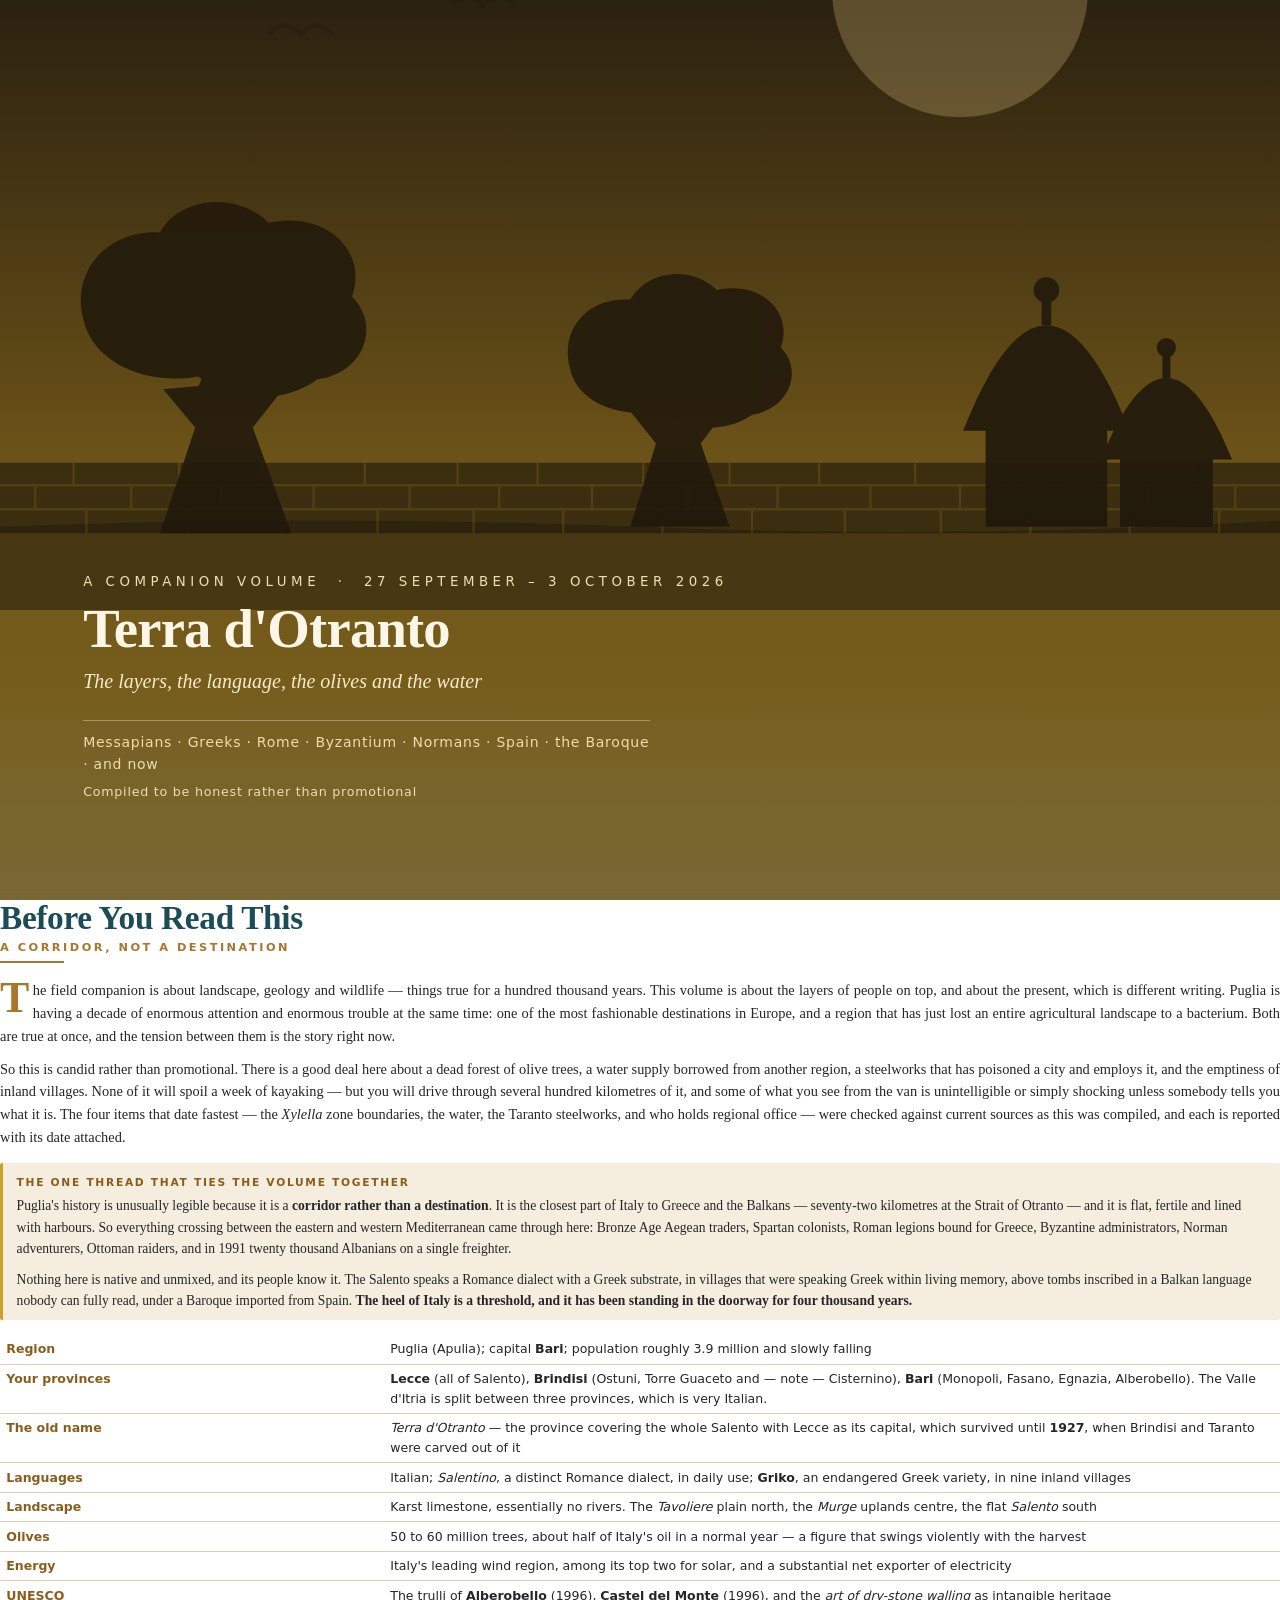
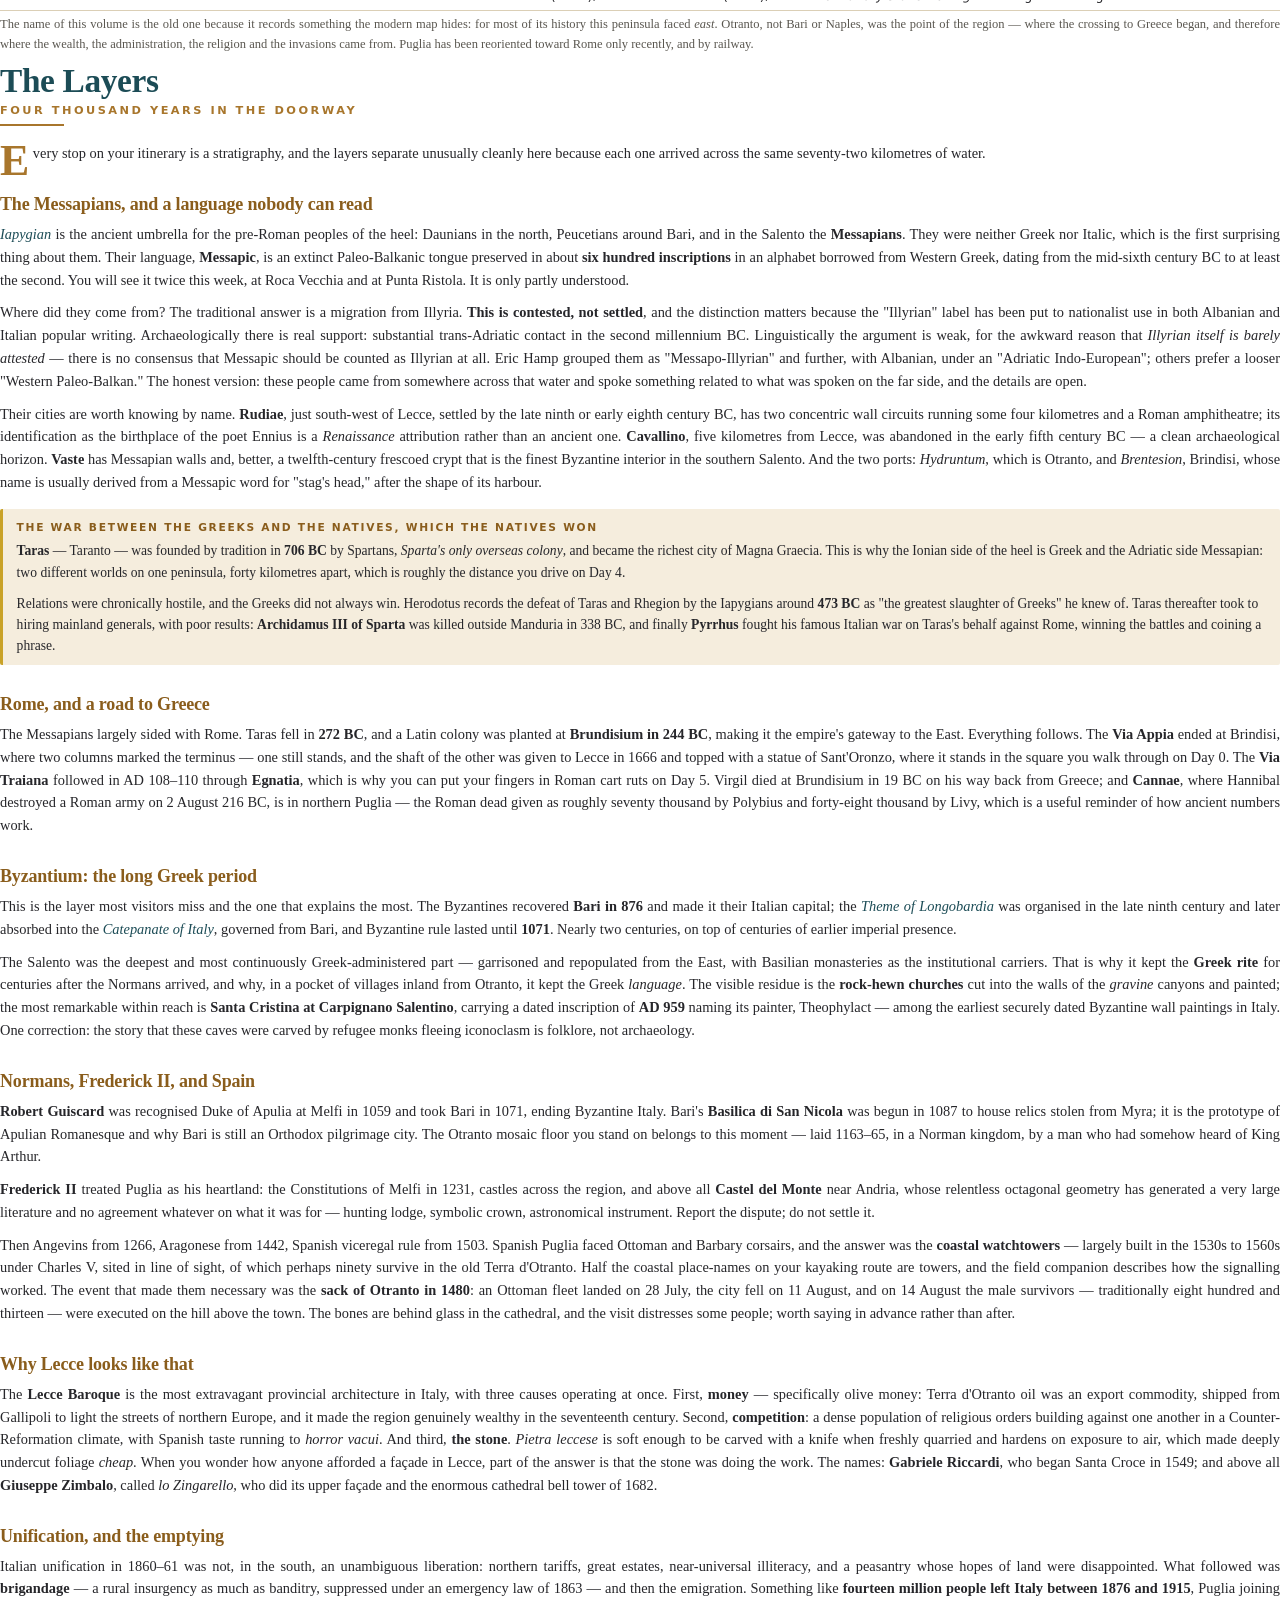
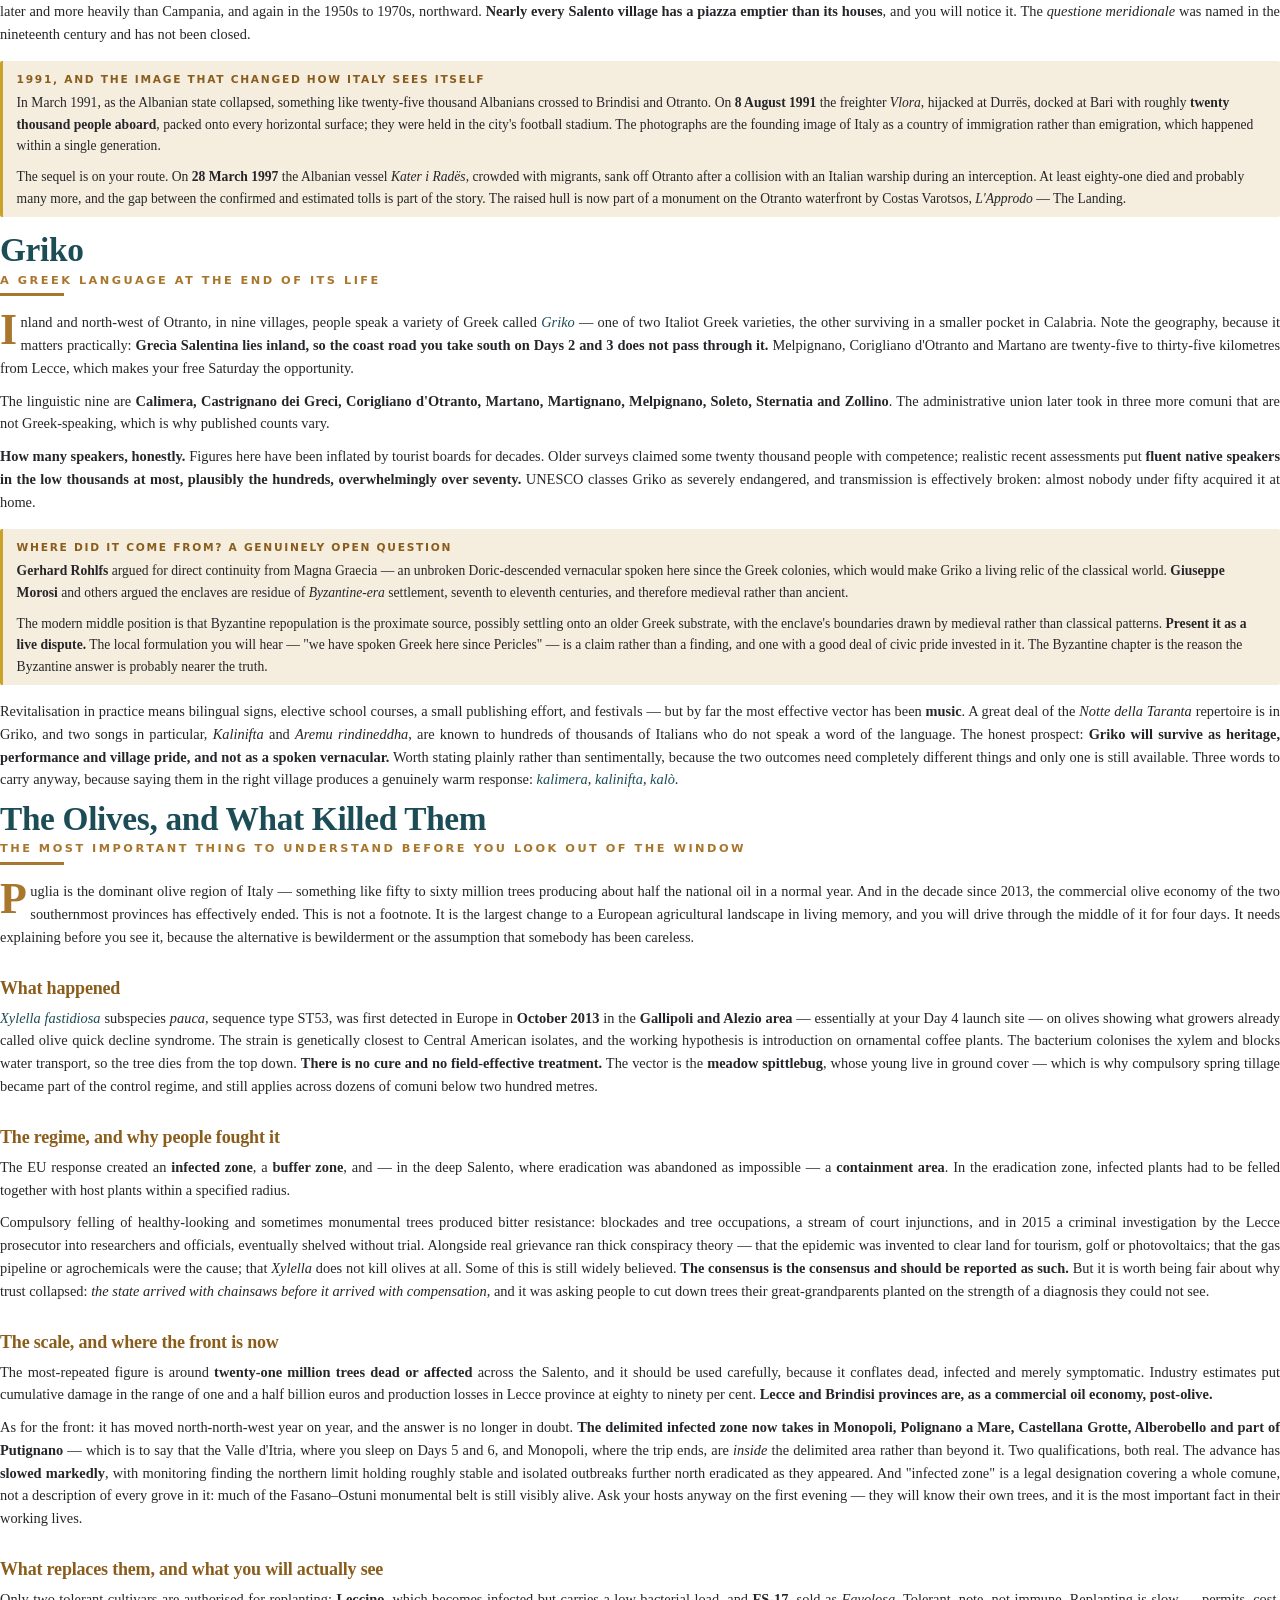
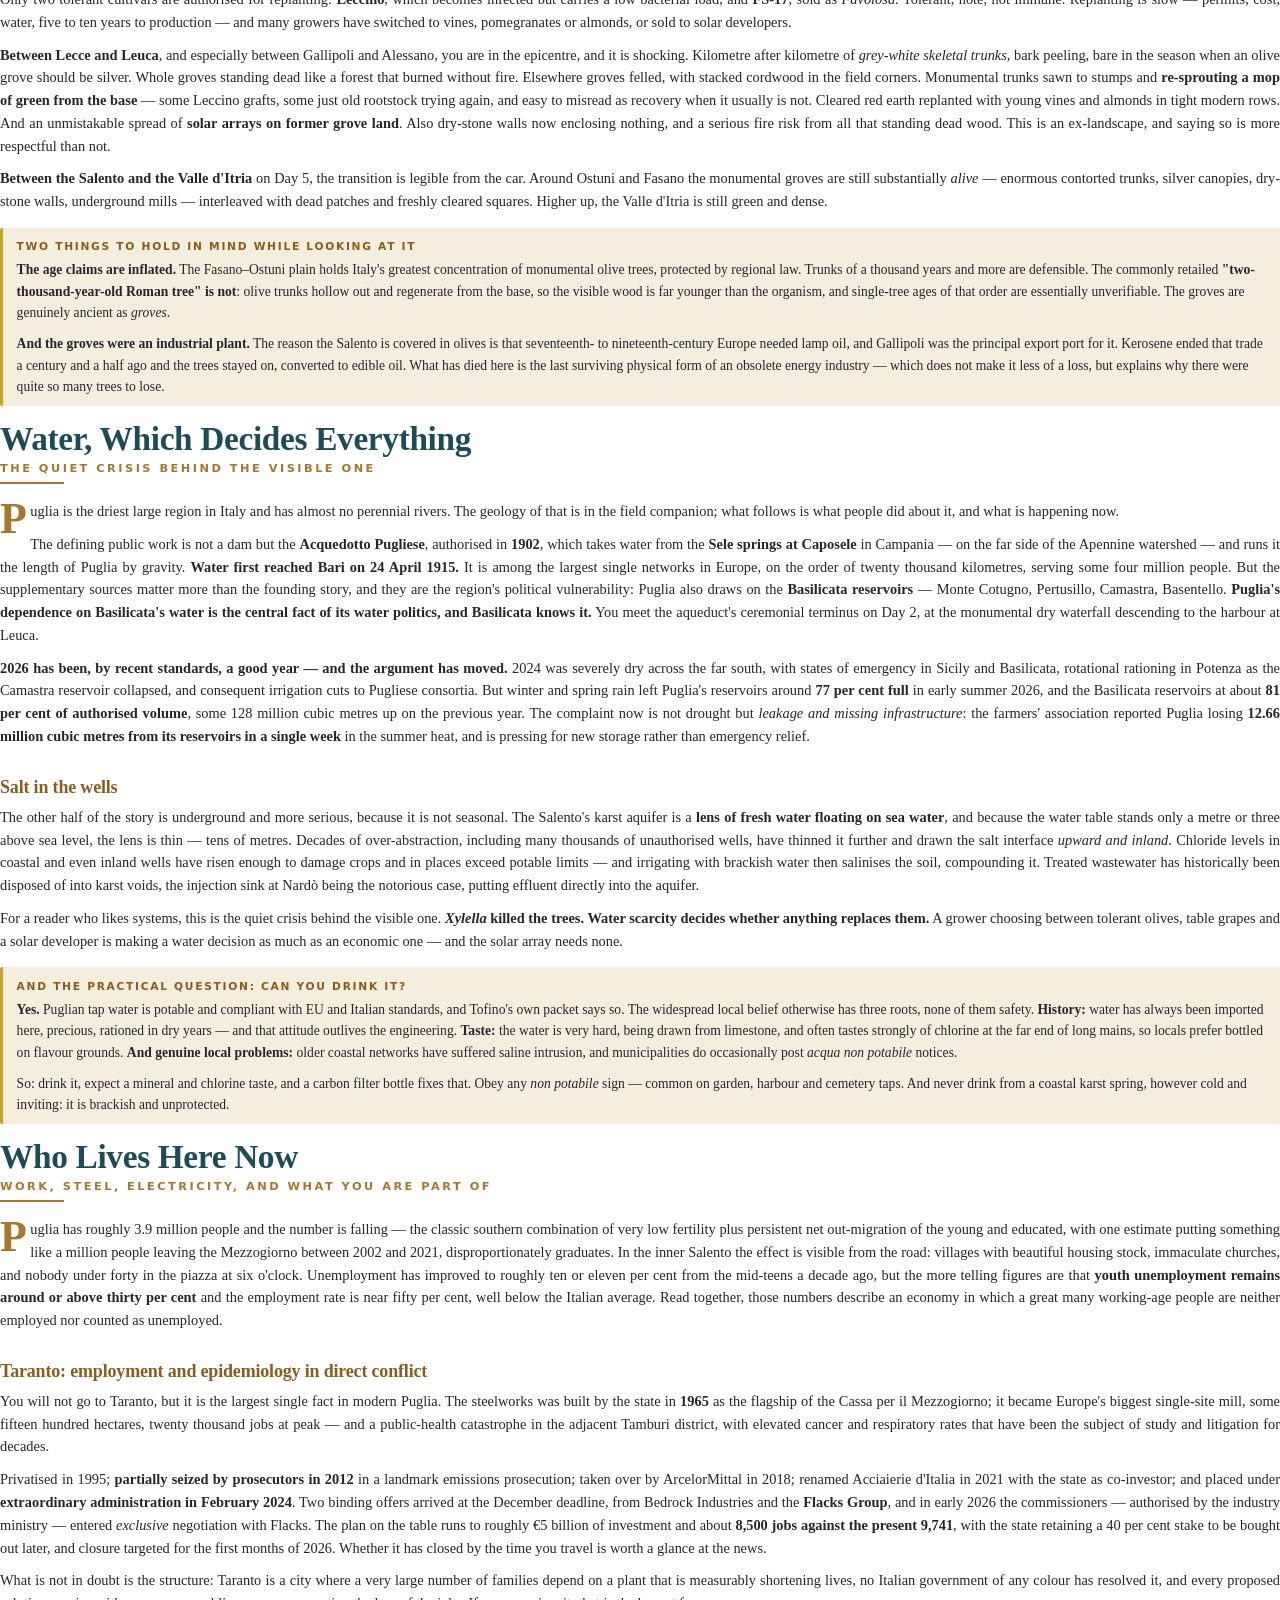
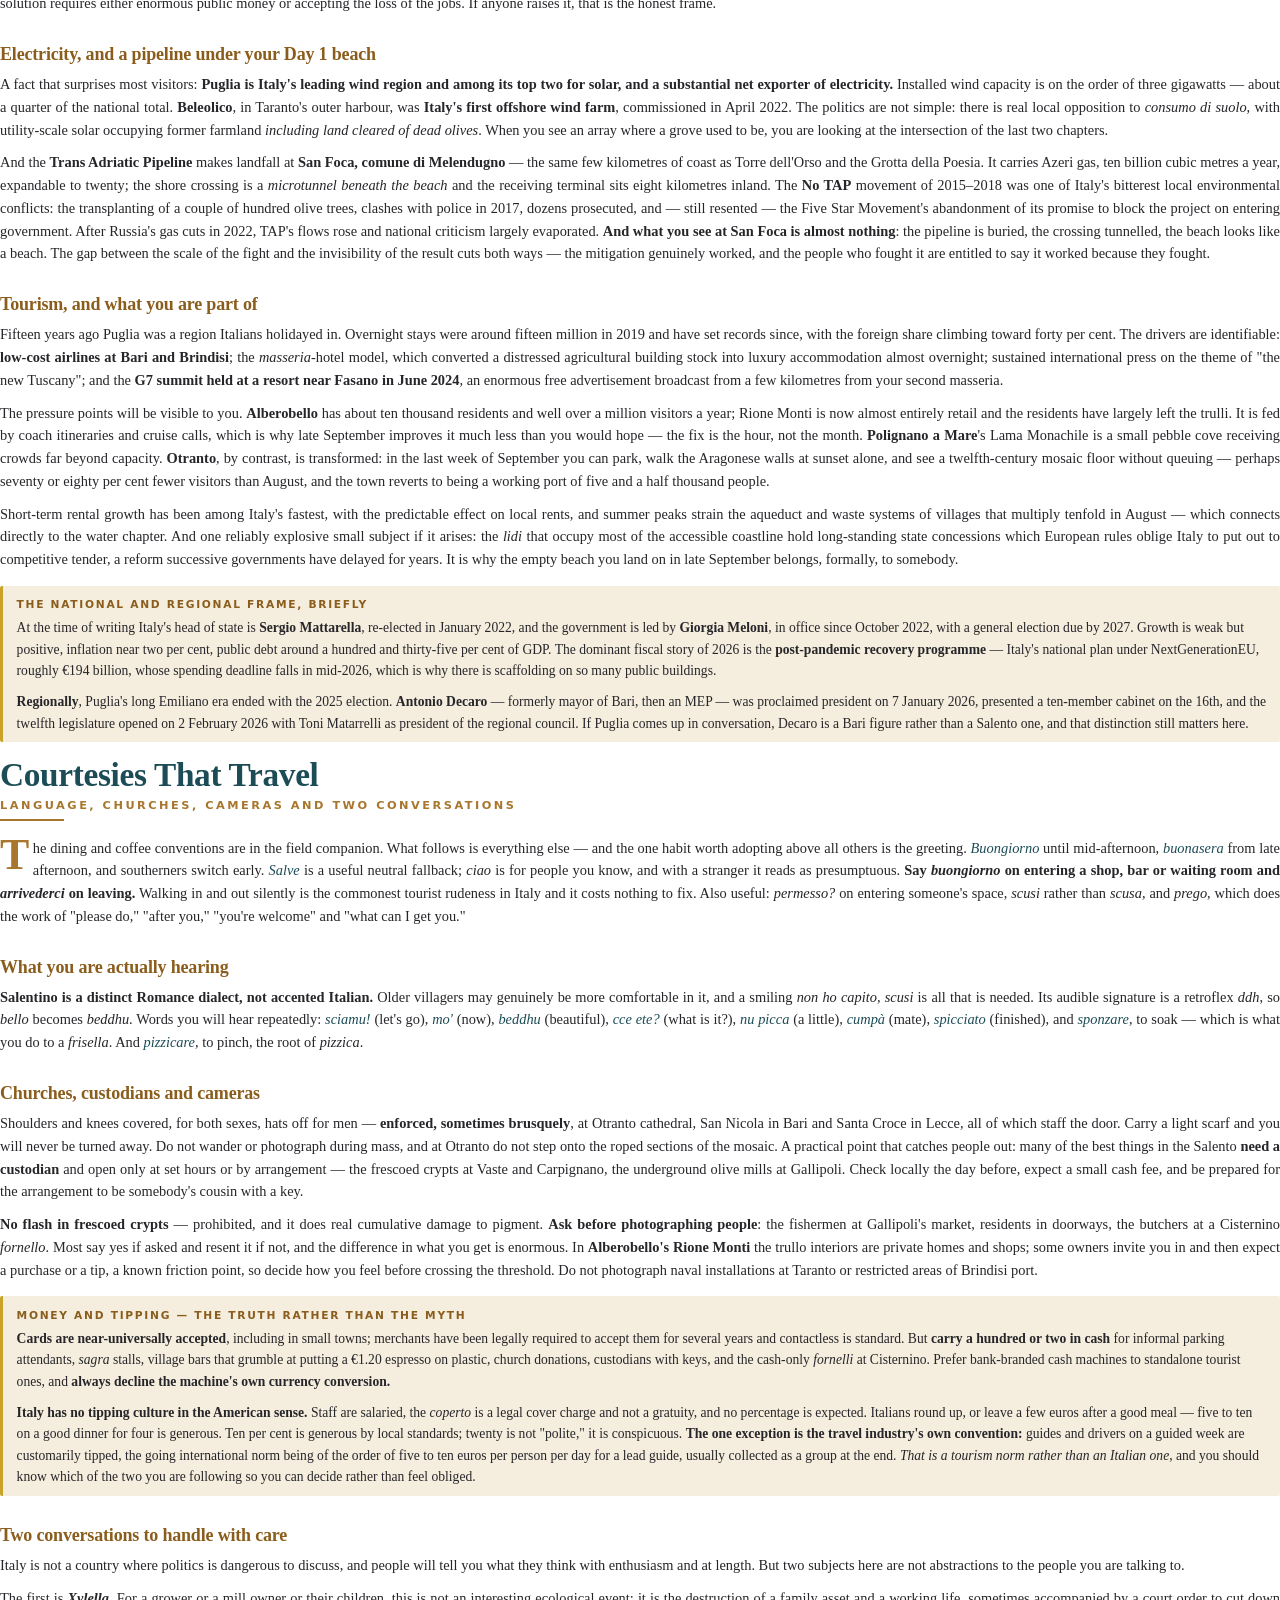
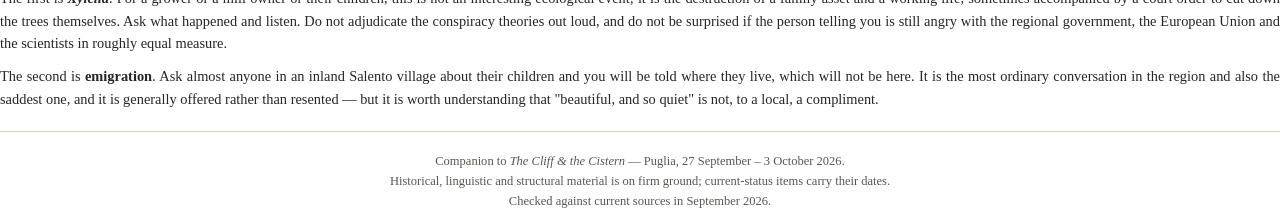
<file: html/Puglia2026/region-guide-puglia.html>
<!DOCTYPE html>
<html lang="en">
<head>
<meta charset="utf-8">
<title>Terra d'Otranto — A Companion Volume on Puglia and the Salento</title>
<style>
  :root{
    --ink:#26262a;
    --soft:#5a5750;
    --terra:#a8762c;
    --terra-d:#8a5d1c;
    --green:#1c4c56;
    --gold:#c9a227;
    --cream:#fbf7ef;
    --panel:#f5eddd;
    --rule:#dbcfb6;
  }

  @page {
    size: Letter;
    margin: 24mm 20mm 20mm 20mm;
    @top-right{
      content: string(chaptitle);
      font-family: "Carlito","DejaVu Sans",sans-serif;
      font-size: 8pt; letter-spacing:.12em; text-transform:uppercase;
      color:#9a8f7c;
    }
    @top-left{
      content: "Puglia 2026";
      font-family: "Carlito","DejaVu Sans",sans-serif;
      font-size: 8pt; letter-spacing:.12em; text-transform:uppercase;
      color:#c3b79f;
    }
    @bottom-center{
      content: counter(page);
      font-family: "Carlito","DejaVu Sans",sans-serif;
      font-size: 9pt; color:#9a8f7c;
    }
  }
  @page cover { margin:0; @top-right{content:none} @top-left{content:none} @bottom-center{content:none} }
  @page :first { @top-right{content:none} @top-left{content:none} }

  html{ font-family:"Lora","GFS Baskerville",Georgia,serif; color:var(--ink); }
  body{ margin:0; font-size:10.8pt; line-height:1.58; }

  p{ orphans:3; widows:3; margin:0 0 .7em 0; text-align:justify; -webkit-hyphens:auto; hyphens:auto; }

  h1.chapter{
    string-set: chaptitle content(text);
    break-before: page;
    font-size:25pt; font-weight:700; line-height:1.08;
    color:var(--green); margin:0 0 .1em 0; letter-spacing:-.01em;
  }
  .kicker{
    font-family:"Carlito","DejaVu Sans",sans-serif;
    font-size:8.5pt; letter-spacing:.22em; text-transform:uppercase;
    color:var(--terra); margin:0 0 .35em 0; font-weight:700;
  }
  .chaprule{ height:2.2px; background:var(--terra); width:64px; margin:.15em 0 1.1em 0; border:0;}
  h2{
    font-size:13.5pt; color:var(--terra-d); font-weight:700;
    margin:1.4em 0 .25em 0; letter-spacing:-.01em;
  }
  h3{
    font-family:"Carlito","DejaVu Sans",sans-serif;
    font-size:9pt; letter-spacing:.14em; text-transform:uppercase;
    color:var(--green); font-weight:700; margin:1.2em 0 .3em 0;
  }

  p.lead{ text-indent:0; }
  p.lead .dc{
    font-size:3.05em; line-height:.76; float:left;
    margin:.04em .08em -.02em 0; color:var(--terra);
    font-weight:700;
  }
  .cover .scrim{ position:absolute; left:0; right:0; bottom:0; height:52%;
     background:linear-gradient(180deg, rgba(0,0,0,0) 0%, rgba(0,0,0,.18) 35%, rgba(0,0,0,.42) 100%); }

  .panel{
    background:var(--panel);
    border-left:3px solid var(--gold);
    padding:.85em 1em .6em 1em;
    margin:1.1em 0; border-radius:2px;
    orphans:3; widows:3;
    font-size:10.2pt;
  }
  .panel .h{
    font-family:"Carlito","DejaVu Sans",sans-serif;
    font-size:8pt; letter-spacing:.16em; text-transform:uppercase;
    color:var(--terra-d); font-weight:700; margin:0 0 .3em 0;
  }
  .panel p{ text-align:left; }
  .panel p:last-child{ margin-bottom:0; }

  .watch{
    background:#e9f1f2;
    border-left:3px solid var(--green);
    padding:.85em 1em .6em 1em;
    margin:1.1em 0; border-radius:2px;
    orphans:3; widows:3;
    font-size:10.1pt;
  }
  .watch .h{
    font-family:"Carlito","DejaVu Sans",sans-serif;
    font-size:8pt; letter-spacing:.16em; text-transform:uppercase;
    color:var(--green); font-weight:700; margin:0 0 .35em 0;
  }
  .watch p{ text-align:left; margin-bottom:.45em; }
  .watch p:last-child{ margin-bottom:0; }

  em.term{ font-style:italic; color:var(--green); }
  .small{ font-size:9.4pt; color:var(--soft); }
  .flag{ color:var(--terra-d); font-weight:700; }

  table.mv{ width:100%; border-collapse:collapse; font-size:9.4pt; margin:.6em 0 .3em 0; break-inside:avoid;
            font-family:"Carlito","DejaVu Sans",sans-serif;}
  table.mv th{ text-align:left; border-bottom:1.5px solid var(--terra);
     padding:.35em .5em; color:var(--terra-d); text-transform:uppercase; letter-spacing:.08em; font-size:7.8pt;}
  table.mv td{ padding:.35em .5em; border-bottom:.6px solid var(--rule); vertical-align:top; }
  table.mv tbody tr td:first-child{ color:var(--terra-d); }
  table.mv tr.heavy td{ background:#f6ede0; }

  ul.tight{ margin:.2em 0 .7em 0; padding-left:1.1em; break-inside:avoid; }
  ul.tight li{ margin:.12em 0; }
  .quietrule{ border:0; border-top:1px solid var(--rule); margin:1.4em 0; }

  /* ---- COVER ---- */
  .cover{ page:cover; height:100vh; box-sizing:border-box;
     background: linear-gradient(180deg,#2b2110 0%,#634c16 45%,#9c7b25 76%,#cdb15a 100%);
     color:#fdf6e6; position:relative; overflow:hidden; }
  .cover .sky{ position:absolute; inset:0; top:0; left:0; width:100%; height:100%; }
  .cover .content{ position:absolute; left:0; right:0; bottom:0; padding:0 22mm 26mm 22mm; }
  .cover .eyebrow{ font-family:"Carlito","DejaVu Sans",sans-serif; letter-spacing:.34em;
     text-transform:uppercase; font-size:10pt; color:#f2dfae; margin-bottom:.7em;}
  .cover h1{ font-size:41pt; line-height:1.02; margin:0 0 .18em 0; font-weight:700; letter-spacing:-.015em;}
  .cover .sub{ font-size:15pt; font-style:italic; color:#f8e9c8; margin:0 0 1.1em 0;}
  .cover .meta{ font-family:"Carlito","DejaVu Sans",sans-serif; font-size:9.5pt; letter-spacing:.06em;
     color:#efdcaf; border-top:1px solid rgba(253,246,230,.35); padding-top:.8em; max-width:150mm;}
  .cover .route{ font-size:10.5pt; }
</style>
</head>
<body>

<!-- ============ COVER ============ -->
<section class="cover">
  <svg class="sky" viewBox="0 0 800 1000" preserveAspectRatio="xMidYMid slice" xmlns="http://www.w3.org/2000/svg">
    <!-- sun disc -->
    <circle cx="600" cy="212" r="80" fill="#f6d98f" opacity="0.24"/>
    <!-- birds -->
    <g stroke="#241b0c" stroke-width="3" fill="none" opacity="0.38">
      <path d="M212 186 q13 -12 26 0 q13 -12 26 0"/>
      <path d="M282 222 q10 -10 20 0 q10 -10 20 0"/>
      <path d="M168 240 q10 -10 20 0 q10 -10 20 0"/>
    </g>
    <!-- ground -->
    <path d="M0 548 Q200 540 400 548 Q600 556 800 544 L800 600 L0 600 Z" fill="#241b0c" opacity="0.5"/>
    <!-- dry stone wall: solid band with joints drawn on it -->
    <g>
      <rect x="0" y="508" width="800" height="44" fill="#251c0c" opacity="0.66"/>
      <g stroke="#7a5f1c" stroke-width="1.5" opacity="0.42">
        <path d="M0 522 H800"/><path d="M0 537 H800"/>
        <path d="M46 508 V522"/><path d="M112 508 V522"/><path d="M164 508 V522"/>
        <path d="M228 508 V522"/><path d="M286 508 V522"/><path d="M336 508 V522"/>
        <path d="M402 508 V522"/><path d="M456 508 V522"/><path d="M512 508 V522"/>
        <path d="M572 508 V522"/><path d="M628 508 V522"/><path d="M690 508 V522"/>
        <path d="M746 508 V522"/>
        <path d="M22 522 V537"/><path d="M82 522 V537"/><path d="M138 522 V537"/>
        <path d="M196 522 V537"/><path d="M256 522 V537"/><path d="M312 522 V537"/>
        <path d="M370 522 V537"/><path d="M430 522 V537"/><path d="M486 522 V537"/>
        <path d="M544 522 V537"/><path d="M600 522 V537"/><path d="M660 522 V537"/>
        <path d="M718 522 V537"/><path d="M772 522 V537"/>
        <path d="M54 537 V552"/><path d="M118 537 V552"/><path d="M176 537 V552"/>
        <path d="M236 537 V552"/><path d="M296 537 V552"/><path d="M352 537 V552"/>
        <path d="M414 537 V552"/><path d="M470 537 V552"/><path d="M528 537 V552"/>
        <path d="M588 537 V552"/><path d="M644 537 V552"/><path d="M706 537 V552"/>
        <path d="M762 537 V552"/>
      </g>
    </g>
    <!-- olive trees: thick forked trunks, lumpy open canopies -->
    <g fill="#241b0c" opacity="0.92">
      <!-- left tree -->
      <path d="M100 552 L122 486 L102 462 L124 460 L140 428 L156 460 L180 458 L158 486 L182 552 Z"/>
      <path d="M52 418 C 44 388, 68 362, 100 364 C 112 342, 148 338, 168 358
               C 204 350, 230 376, 220 404 C 238 422, 228 452, 198 456
               C 178 472, 140 470, 124 454 C 92 460, 58 446, 52 418 Z"/>
      <!-- right-of-centre tree, a little smaller -->
      <path d="M394 548 L410 496 L394 476 L412 474 L424 450 L436 474 L456 472 L438 496 L456 548 Z"/>
      <path d="M356 448 C 350 424, 368 404, 394 406 C 404 388, 432 384, 448 400
               C 476 394, 496 414, 488 436 C 502 450, 494 474, 470 478
               C 454 490, 424 488, 412 476 C 386 480, 360 470, 356 448 Z"/>
    </g>
    <!-- trulli on the right, standing on the ground -->
    <g fill="#241b0c" opacity="0.94">
      <rect x="616" y="486" width="76" height="62"/>
      <path d="M602 488 Q654 356 706 488 Z"/>
      <rect x="651" y="404" width="6" height="18"/>
      <circle cx="654" cy="400" r="8"/>
      <rect x="700" y="504" width="58" height="44"/>
      <path d="M688 506 Q729 404 770 506 Z"/>
      <rect x="726.5" y="440" width="5" height="15"/>
      <circle cx="729" cy="436" r="6"/>
    </g>
  </svg>
  <div class="scrim"></div>
  <div class="content">
    <div class="eyebrow">A Companion Volume &nbsp;&middot;&nbsp; 27 September &ndash; 3 October 2026</div>
    <h1>Terra d'Otranto</h1>
    <div class="sub">The layers, the language, the olives and the water</div>
    <div class="meta">
      <div class="route">Messapians &middot; Greeks &middot; Rome &middot; Byzantium &middot; Normans &middot; Spain &middot; the Baroque &middot; and now</div>
      <div style="margin-top:.5em;">Compiled to be honest rather than promotional</div>
    </div>
  </div>
</section>

<!-- ============ INTRO ============ -->
<h1 class="chapter">Before You Read This</h1>
<p class="kicker">A corridor, not a destination</p>
<hr class="chaprule">

<p class="lead"><span class="dc">T</span>he field companion is about landscape, geology and wildlife — things true for a hundred thousand years. This volume is about the layers of people on top, and about the present, which is different writing. Puglia is having a decade of enormous attention and enormous trouble at the same time: one of the most fashionable destinations in Europe, and a region that has just lost an entire agricultural landscape to a bacterium. Both are true at once, and the tension between them is the story right now.</p>

<p>So this is candid rather than promotional. There is a good deal here about a dead forest of olive trees, a water supply borrowed from another region, a steelworks that has poisoned a city and employs it, and the emptiness of inland villages. None of it will spoil a week of kayaking — but you will drive through several hundred kilometres of it, and some of what you see from the van is unintelligible or simply shocking unless somebody tells you what it is. The four items that date fastest — the <em>Xylella</em> zone boundaries, the water, the Taranto steelworks, and who holds regional office — were checked against current sources as this was compiled, and each is reported with its date attached.</p>

<div class="panel">
  <div class="h">The one thread that ties the volume together</div>
  <p>Puglia's history is unusually legible because it is a <strong>corridor rather than a destination</strong>. It is the closest part of Italy to Greece and the Balkans — seventy-two kilometres at the Strait of Otranto — and it is flat, fertile and lined with harbours. So everything crossing between the eastern and western Mediterranean came through here: Bronze Age Aegean traders, Spartan colonists, Roman legions bound for Greece, Byzantine administrators, Norman adventurers, Ottoman raiders, and in 1991 twenty thousand Albanians on a single freighter.</p>
  <p>Nothing here is native and unmixed, and its people know it. The Salento speaks a Romance dialect with a Greek substrate, in villages that were speaking Greek within living memory, above tombs inscribed in a Balkan language nobody can fully read, under a Baroque imported from Spain. <strong>The heel of Italy is a threshold, and it has been standing in the doorway for four thousand years.</strong></p>
</div>

<table class="mv">
  <tbody>
    <tr><td style="width:30%"><strong>Region</strong></td><td>Puglia (Apulia); capital <strong>Bari</strong>; population roughly 3.9 million and slowly falling</td></tr>
    <tr><td><strong>Your provinces</strong></td><td><strong>Lecce</strong> (all of Salento), <strong>Brindisi</strong> (Ostuni, Torre Guaceto and &mdash; note &mdash; Cisternino), <strong>Bari</strong> (Monopoli, Fasano, Egnazia, Alberobello). The Valle d'Itria is split between three provinces, which is very Italian.</td></tr>
    <tr><td><strong>The old name</strong></td><td><em>Terra d'Otranto</em> &mdash; the province covering the whole Salento with Lecce as its capital, which survived until <strong>1927</strong>, when Brindisi and Taranto were carved out of it</td></tr>
    <tr><td><strong>Languages</strong></td><td>Italian; <em>Salentino</em>, a distinct Romance dialect, in daily use; <strong>Griko</strong>, an endangered Greek variety, in nine inland villages</td></tr>
    <tr><td><strong>Landscape</strong></td><td>Karst limestone, essentially no rivers. The <em>Tavoliere</em> plain north, the <em>Murge</em> uplands centre, the flat <em>Salento</em> south</td></tr>
    <tr><td><strong>Olives</strong></td><td>50 to 60 million trees, about half of Italy's oil in a normal year &mdash; a figure that swings violently with the harvest</td></tr>
    <tr><td><strong>Energy</strong></td><td>Italy's leading wind region, among its top two for solar, and a substantial net exporter of electricity</td></tr>
    <tr><td><strong>UNESCO</strong></td><td>The trulli of <strong>Alberobello</strong> (1996), <strong>Castel del Monte</strong> (1996), and the <em>art of dry-stone walling</em> as intangible heritage</td></tr>
  </tbody>
</table>
<p class="small">The name of this volume is the old one because it records something the modern map hides: for most of its history this peninsula faced <em>east</em>. Otranto, not Bari or Naples, was the point of the region — where the crossing to Greece began, and therefore where the wealth, the administration, the religion and the invasions came from. Puglia has been reoriented toward Rome only recently, and by railway.</p>

<!-- ============ HISTORY ============ -->
<h1 class="chapter">The Layers</h1>
<p class="kicker">Four thousand years in the doorway</p>
<hr class="chaprule">

<p class="lead"><span class="dc">E</span>very stop on your itinerary is a stratigraphy, and the layers separate unusually cleanly here because each one arrived across the same seventy-two kilometres of water.</p>

<h2>The Messapians, and a language nobody can read</h2>
<p><em class="term">Iapygian</em> is the ancient umbrella for the pre-Roman peoples of the heel: Daunians in the north, Peucetians around Bari, and in the Salento the <strong>Messapians</strong>. They were neither Greek nor Italic, which is the first surprising thing about them. Their language, <strong>Messapic</strong>, is an extinct Paleo-Balkanic tongue preserved in about <strong>six hundred inscriptions</strong> in an alphabet borrowed from Western Greek, dating from the mid-sixth century BC to at least the second. You will see it twice this week, at Roca Vecchia and at Punta Ristola. It is only partly understood.</p>
<p>Where did they come from? The traditional answer is a migration from Illyria. <strong>This is contested, not settled</strong>, and the distinction matters because the "Illyrian" label has been put to nationalist use in both Albanian and Italian popular writing. Archaeologically there is real support: substantial trans-Adriatic contact in the second millennium BC. Linguistically the argument is weak, for the awkward reason that <em>Illyrian itself is barely attested</em> — there is no consensus that Messapic should be counted as Illyrian at all. Eric Hamp grouped them as "Messapo-Illyrian" and further, with Albanian, under an "Adriatic Indo-European"; others prefer a looser "Western Paleo-Balkan." The honest version: these people came from somewhere across that water and spoke something related to what was spoken on the far side, and the details are open.</p>
<p>Their cities are worth knowing by name. <strong>Rudiae</strong>, just south-west of Lecce, settled by the late ninth or early eighth century BC, has two concentric wall circuits running some four kilometres and a Roman amphitheatre; its identification as the birthplace of the poet Ennius is a <em>Renaissance</em> attribution rather than an ancient one. <strong>Cavallino</strong>, five kilometres from Lecce, was abandoned in the early fifth century BC — a clean archaeological horizon. <strong>Vaste</strong> has Messapian walls and, better, a twelfth-century frescoed crypt that is the finest Byzantine interior in the southern Salento. And the two ports: <em>Hydruntum</em>, which is Otranto, and <em>Brentesion</em>, Brindisi, whose name is usually derived from a Messapic word for "stag's head," after the shape of its harbour.</p>

<div class="panel">
  <div class="h">The war between the Greeks and the natives, which the natives won</div>
  <p><strong>Taras</strong> — Taranto — was founded by tradition in <strong>706 BC</strong> by Spartans, <em>Sparta's only overseas colony</em>, and became the richest city of Magna Graecia. This is why the Ionian side of the heel is Greek and the Adriatic side Messapian: two different worlds on one peninsula, forty kilometres apart, which is roughly the distance you drive on Day 4.</p>
  <p>Relations were chronically hostile, and the Greeks did not always win. Herodotus records the defeat of Taras and Rhegion by the Iapygians around <strong>473 BC</strong> as "the greatest slaughter of Greeks" he knew of. Taras thereafter took to hiring mainland generals, with poor results: <strong>Archidamus III of Sparta</strong> was killed outside Manduria in 338 BC, and finally <strong>Pyrrhus</strong> fought his famous Italian war on Taras's behalf against Rome, winning the battles and coining a phrase.</p>
</div>

<h2>Rome, and a road to Greece</h2>
<p>The Messapians largely sided with Rome. Taras fell in <strong>272 BC</strong>, and a Latin colony was planted at <strong>Brundisium in 244 BC</strong>, making it the empire's gateway to the East. Everything follows. The <strong>Via Appia</strong> ended at Brindisi, where two columns marked the terminus — one still stands, and the shaft of the other was given to Lecce in 1666 and topped with a statue of Sant'Oronzo, where it stands in the square you walk through on Day 0. The <strong>Via Traiana</strong> followed in AD 108–110 through <strong>Egnatia</strong>, which is why you can put your fingers in Roman cart ruts on Day 5. Virgil died at Brundisium in 19 BC on his way back from Greece; and <strong>Cannae</strong>, where Hannibal destroyed a Roman army on 2 August 216 BC, is in northern Puglia — the Roman dead given as roughly seventy thousand by Polybius and forty-eight thousand by Livy, which is a useful reminder of how ancient numbers work.</p>

<h2>Byzantium: the long Greek period</h2>
<p>This is the layer most visitors miss and the one that explains the most. The Byzantines recovered <strong>Bari in 876</strong> and made it their Italian capital; the <em class="term">Theme of Longobardia</em> was organised in the late ninth century and later absorbed into the <em class="term">Catepanate of Italy</em>, governed from Bari, and Byzantine rule lasted until <strong>1071</strong>. Nearly two centuries, on top of centuries of earlier imperial presence.</p>
<p>The Salento was the deepest and most continuously Greek-administered part — garrisoned and repopulated from the East, with Basilian monasteries as the institutional carriers. That is why it kept the <strong>Greek rite</strong> for centuries after the Normans arrived, and why, in a pocket of villages inland from Otranto, it kept the Greek <em>language</em>. The visible residue is the <strong>rock-hewn churches</strong> cut into the walls of the <em>gravine</em> canyons and painted; the most remarkable within reach is <strong>Santa Cristina at Carpignano Salentino</strong>, carrying a dated inscription of <strong>AD 959</strong> naming its painter, Theophylact — among the earliest securely dated Byzantine wall paintings in Italy. One correction: the story that these caves were carved by refugee monks fleeing iconoclasm is folklore, not archaeology.</p>

<h2>Normans, Frederick II, and Spain</h2>
<p><strong>Robert Guiscard</strong> was recognised Duke of Apulia at Melfi in 1059 and took Bari in 1071, ending Byzantine Italy. Bari's <strong>Basilica di San Nicola</strong> was begun in 1087 to house relics stolen from Myra; it is the prototype of Apulian Romanesque and why Bari is still an Orthodox pilgrimage city. The Otranto mosaic floor you stand on belongs to this moment — laid 1163–65, in a Norman kingdom, by a man who had somehow heard of King Arthur.</p>
<p><strong>Frederick II</strong> treated Puglia as his heartland: the Constitutions of Melfi in 1231, castles across the region, and above all <strong>Castel del Monte</strong> near Andria, whose relentless octagonal geometry has generated a very large literature and no agreement whatever on what it was for — hunting lodge, symbolic crown, astronomical instrument. Report the dispute; do not settle it.</p>
<p>Then Angevins from 1266, Aragonese from 1442, Spanish viceregal rule from 1503. Spanish Puglia faced Ottoman and Barbary corsairs, and the answer was the <strong>coastal watchtowers</strong> — largely built in the 1530s to 1560s under Charles V, sited in line of sight, of which perhaps ninety survive in the old Terra d'Otranto. Half the coastal place-names on your kayaking route are towers, and the field companion describes how the signalling worked. The event that made them necessary was the <strong>sack of Otranto in 1480</strong>: an Ottoman fleet landed on 28 July, the city fell on 11 August, and on 14 August the male survivors — traditionally eight hundred and thirteen — were executed on the hill above the town. The bones are behind glass in the cathedral, and the visit distresses some people; worth saying in advance rather than after.</p>

<h2>Why Lecce looks like that</h2>
<p>The <strong>Lecce Baroque</strong> is the most extravagant provincial architecture in Italy, with three causes operating at once. First, <strong>money</strong> — specifically olive money: Terra d'Otranto oil was an export commodity, shipped from Gallipoli to light the streets of northern Europe, and it made the region genuinely wealthy in the seventeenth century. Second, <strong>competition</strong>: a dense population of religious orders building against one another in a Counter-Reformation climate, with Spanish taste running to <em>horror vacui</em>. And third, <strong>the stone</strong>. <em>Pietra leccese</em> is soft enough to be carved with a knife when freshly quarried and hardens on exposure to air, which made deeply undercut foliage <em>cheap</em>. When you wonder how anyone afforded a façade in Lecce, part of the answer is that the stone was doing the work. The names: <strong>Gabriele Riccardi</strong>, who began Santa Croce in 1549; and above all <strong>Giuseppe Zimbalo</strong>, called <em>lo Zingarello</em>, who did its upper façade and the enormous cathedral bell tower of 1682.</p>

<h2>Unification, and the emptying</h2>
<p>Italian unification in 1860–61 was not, in the south, an unambiguous liberation: northern tariffs, great estates, near-universal illiteracy, and a peasantry whose hopes of land were disappointed. What followed was <strong>brigandage</strong> — a rural insurgency as much as banditry, suppressed under an emergency law of 1863 — and then the emigration. Something like <strong>fourteen million people left Italy between 1876 and 1915</strong>, Puglia joining later and more heavily than Campania, and again in the 1950s to 1970s, northward. <strong>Nearly every Salento village has a piazza emptier than its houses</strong>, and you will notice it. The <em>questione meridionale</em> was named in the nineteenth century and has not been closed.</p>

<div class="panel">
  <div class="h">1991, and the image that changed how Italy sees itself</div>
  <p>In March 1991, as the Albanian state collapsed, something like twenty-five thousand Albanians crossed to Brindisi and Otranto. On <strong>8 August 1991</strong> the freighter <em>Vlora</em>, hijacked at Durrës, docked at Bari with roughly <strong>twenty thousand people aboard</strong>, packed onto every horizontal surface; they were held in the city's football stadium. The photographs are the founding image of Italy as a country of immigration rather than emigration, which happened within a single generation.</p>
  <p>The sequel is on your route. On <strong>28 March 1997</strong> the Albanian vessel <em>Kater i Radës</em>, crowded with migrants, sank off Otranto after a collision with an Italian warship during an interception. At least eighty-one died and probably many more, and the gap between the confirmed and estimated tolls is part of the story. The raised hull is now part of a monument on the Otranto waterfront by Costas Varotsos, <em>L'Approdo</em> — The Landing.</p>
</div>

<!-- ============ GRIKO ============ -->
<h1 class="chapter">Griko</h1>
<p class="kicker">A Greek language at the end of its life</p>
<hr class="chaprule">

<p class="lead"><span class="dc">I</span>nland and north-west of Otranto, in nine villages, people speak a variety of Greek called <em class="term">Griko</em> — one of two Italiot Greek varieties, the other surviving in a smaller pocket in Calabria. Note the geography, because it matters practically: <strong>Grecìa Salentina lies inland, so the coast road you take south on Days 2 and 3 does not pass through it.</strong> Melpignano, Corigliano d'Otranto and Martano are twenty-five to thirty-five kilometres from Lecce, which makes your free Saturday the opportunity.</p>

<p>The linguistic nine are <strong>Calimera, Castrignano dei Greci, Corigliano d'Otranto, Martano, Martignano, Melpignano, Soleto, Sternatia and Zollino</strong>. The administrative union later took in three more comuni that are not Greek-speaking, which is why published counts vary.</p>

<p><strong>How many speakers, honestly.</strong> Figures here have been inflated by tourist boards for decades. Older surveys claimed some twenty thousand people with competence; realistic recent assessments put <strong>fluent native speakers in the low thousands at most, plausibly the hundreds, overwhelmingly over seventy.</strong> UNESCO classes Griko as severely endangered, and transmission is effectively broken: almost nobody under fifty acquired it at home.</p>

<div class="panel">
  <div class="h">Where did it come from? A genuinely open question</div>
  <p><strong>Gerhard Rohlfs</strong> argued for direct continuity from Magna Graecia — an unbroken Doric-descended vernacular spoken here since the Greek colonies, which would make Griko a living relic of the classical world. <strong>Giuseppe Morosi</strong> and others argued the enclaves are residue of <em>Byzantine-era</em> settlement, seventh to eleventh centuries, and therefore medieval rather than ancient.</p>
  <p>The modern middle position is that Byzantine repopulation is the proximate source, possibly settling onto an older Greek substrate, with the enclave's boundaries drawn by medieval rather than classical patterns. <strong>Present it as a live dispute.</strong> The local formulation you will hear — "we have spoken Greek here since Pericles" — is a claim rather than a finding, and one with a good deal of civic pride invested in it. The Byzantine chapter is the reason the Byzantine answer is probably nearer the truth.</p>
</div>

<p>Revitalisation in practice means bilingual signs, elective school courses, a small publishing effort, and festivals — but by far the most effective vector has been <strong>music</strong>. A great deal of the <em>Notte della Taranta</em> repertoire is in Griko, and two songs in particular, <em>Kalinifta</em> and <em>Aremu rindineddha</em>, are known to hundreds of thousands of Italians who do not speak a word of the language. The honest prospect: <strong>Griko will survive as heritage, performance and village pride, and not as a spoken vernacular.</strong> Worth stating plainly rather than sentimentally, because the two outcomes need completely different things and only one is still available. Three words to carry anyway, because saying them in the right village produces a genuinely warm response: <em class="term">kalimera</em>, <em class="term">kalinifta</em>, <em class="term">kalò</em>.</p>

<!-- ============ OLIVES ============ -->
<h1 class="chapter">The Olives, and What Killed Them</h1>
<p class="kicker">The most important thing to understand before you look out of the window</p>
<hr class="chaprule">

<p class="lead"><span class="dc">P</span>uglia is the dominant olive region of Italy — something like fifty to sixty million trees producing about half the national oil in a normal year. And in the decade since 2013, the commercial olive economy of the two southernmost provinces has effectively ended. This is not a footnote. It is the largest change to a European agricultural landscape in living memory, and you will drive through the middle of it for four days. It needs explaining before you see it, because the alternative is bewilderment or the assumption that somebody has been careless.</p>

<h2>What happened</h2>
<p><em class="term">Xylella fastidiosa</em> subspecies <em>pauca</em>, sequence type ST53, was first detected in Europe in <strong>October 2013</strong> in the <strong>Gallipoli and Alezio area</strong> — essentially at your Day 4 launch site — on olives showing what growers already called olive quick decline syndrome. The strain is genetically closest to Central American isolates, and the working hypothesis is introduction on ornamental coffee plants. The bacterium colonises the xylem and blocks water transport, so the tree dies from the top down. <strong>There is no cure and no field-effective treatment.</strong> The vector is the <strong>meadow spittlebug</strong>, whose young live in ground cover — which is why compulsory spring tillage became part of the control regime, and still applies across dozens of comuni below two hundred metres.</p>

<h2>The regime, and why people fought it</h2>
<p>The EU response created an <strong>infected zone</strong>, a <strong>buffer zone</strong>, and — in the deep Salento, where eradication was abandoned as impossible — a <strong>containment area</strong>. In the eradication zone, infected plants had to be felled together with host plants within a specified radius.</p>
<p>Compulsory felling of healthy-looking and sometimes monumental trees produced bitter resistance: blockades and tree occupations, a stream of court injunctions, and in 2015 a criminal investigation by the Lecce prosecutor into researchers and officials, eventually shelved without trial. Alongside real grievance ran thick conspiracy theory — that the epidemic was invented to clear land for tourism, golf or photovoltaics; that the gas pipeline or agrochemicals were the cause; that <em>Xylella</em> does not kill olives at all. Some of this is still widely believed. <strong>The consensus is the consensus and should be reported as such.</strong> But it is worth being fair about why trust collapsed: <em>the state arrived with chainsaws before it arrived with compensation</em>, and it was asking people to cut down trees their great-grandparents planted on the strength of a diagnosis they could not see.</p>

<h2>The scale, and where the front is now</h2>
<p>The most-repeated figure is around <strong>twenty-one million trees dead or affected</strong> across the Salento, and it should be used carefully, because it conflates dead, infected and merely symptomatic. Industry estimates put cumulative damage in the range of one and a half billion euros and production losses in Lecce province at eighty to ninety per cent. <strong>Lecce and Brindisi provinces are, as a commercial oil economy, post-olive.</strong></p>
<p>As for the front: it has moved north-north-west year on year, and the answer is no longer in doubt. <strong>The delimited infected zone now takes in Monopoli, Polignano a Mare, Castellana Grotte, Alberobello and part of Putignano</strong> — which is to say that the Valle d'Itria, where you sleep on Days 5 and 6, and Monopoli, where the trip ends, are <em>inside</em> the delimited area rather than beyond it. Two qualifications, both real. The advance has <strong>slowed markedly</strong>, with monitoring finding the northern limit holding roughly stable and isolated outbreaks further north eradicated as they appeared. And "infected zone" is a legal designation covering a whole comune, not a description of every grove in it: much of the Fasano–Ostuni monumental belt is still visibly alive. Ask your hosts anyway on the first evening — they will know their own trees, and it is the most important fact in their working lives.</p>

<h2>What replaces them, and what you will actually see</h2>
<p>Only two tolerant cultivars are authorised for replanting: <strong>Leccino</strong>, which becomes infected but carries a low bacterial load, and <strong>FS-17</strong>, sold as <em>Favolosa</em>. Tolerant, note, not immune. Replanting is slow — permits, cost, water, five to ten years to production — and many growers have switched to vines, pomegranates or almonds, or sold to solar developers.</p>
<p><strong>Between Lecce and Leuca</strong>, and especially between Gallipoli and Alessano, you are in the epicentre, and it is shocking. Kilometre after kilometre of <em>grey-white skeletal trunks</em>, bark peeling, bare in the season when an olive grove should be silver. Whole groves standing dead like a forest that burned without fire. Elsewhere groves felled, with stacked cordwood in the field corners. Monumental trunks sawn to stumps and <strong>re-sprouting a mop of green from the base</strong> — some Leccino grafts, some just old rootstock trying again, and easy to misread as recovery when it usually is not. Cleared red earth replanted with young vines and almonds in tight modern rows. And an unmistakable spread of <strong>solar arrays on former grove land</strong>. Also dry-stone walls now enclosing nothing, and a serious fire risk from all that standing dead wood. This is an ex-landscape, and saying so is more respectful than not.</p>
<p><strong>Between the Salento and the Valle d'Itria</strong> on Day 5, the transition is legible from the car. Around Ostuni and Fasano the monumental groves are still substantially <em>alive</em> — enormous contorted trunks, silver canopies, dry-stone walls, underground mills — interleaved with dead patches and freshly cleared squares. Higher up, the Valle d'Itria is still green and dense.</p>

<div class="panel">
  <div class="h">Two things to hold in mind while looking at it</div>
  <p><strong>The age claims are inflated.</strong> The Fasano–Ostuni plain holds Italy's greatest concentration of monumental olive trees, protected by regional law. Trunks of a thousand years and more are defensible. The commonly retailed <strong>"two-thousand-year-old Roman tree" is not</strong>: olive trunks hollow out and regenerate from the base, so the visible wood is far younger than the organism, and single-tree ages of that order are essentially unverifiable. The groves are genuinely ancient as <em>groves</em>.</p>
  <p><strong>And the groves were an industrial plant.</strong> The reason the Salento is covered in olives is that seventeenth- to nineteenth-century Europe needed lamp oil, and Gallipoli was the principal export port for it. Kerosene ended that trade a century and a half ago and the trees stayed on, converted to edible oil. What has died here is the last surviving physical form of an obsolete energy industry — which does not make it less of a loss, but explains why there were quite so many trees to lose.</p>
</div>

<!-- ============ WATER ============ -->
<h1 class="chapter">Water, Which Decides Everything</h1>
<p class="kicker">The quiet crisis behind the visible one</p>
<hr class="chaprule">

<p class="lead"><span class="dc">P</span>uglia is the driest large region in Italy and has almost no perennial rivers. The geology of that is in the field companion; what follows is what people did about it, and what is happening now.</p>

<p>The defining public work is not a dam but the <strong>Acquedotto Pugliese</strong>, authorised in <strong>1902</strong>, which takes water from the <strong>Sele springs at Caposele</strong> in Campania — on the far side of the Apennine watershed — and runs it the length of Puglia by gravity. <strong>Water first reached Bari on 24 April 1915.</strong> It is among the largest single networks in Europe, on the order of twenty thousand kilometres, serving some four million people. But the supplementary sources matter more than the founding story, and they are the region's political vulnerability: Puglia also draws on the <strong>Basilicata reservoirs</strong> — Monte Cotugno, Pertusillo, Camastra, Basentello. <strong>Puglia's dependence on Basilicata's water is the central fact of its water politics, and Basilicata knows it.</strong> You meet the aqueduct's ceremonial terminus on Day 2, at the monumental dry waterfall descending to the harbour at Leuca.</p>

<p><strong>2026 has been, by recent standards, a good year — and the argument has moved.</strong> 2024 was severely dry across the far south, with states of emergency in Sicily and Basilicata, rotational rationing in Potenza as the Camastra reservoir collapsed, and consequent irrigation cuts to Pugliese consortia. But winter and spring rain left Puglia's reservoirs around <strong>77 per cent full</strong> in early summer 2026, and the Basilicata reservoirs at about <strong>81 per cent of authorised volume</strong>, some 128 million cubic metres up on the previous year. The complaint now is not drought but <em>leakage and missing infrastructure</em>: the farmers' association reported Puglia losing <strong>12.66 million cubic metres from its reservoirs in a single week</strong> in the summer heat, and is pressing for new storage rather than emergency relief.</p>

<h2>Salt in the wells</h2>
<p>The other half of the story is underground and more serious, because it is not seasonal. The Salento's karst aquifer is a <strong>lens of fresh water floating on sea water</strong>, and because the water table stands only a metre or three above sea level, the lens is thin — tens of metres. Decades of over-abstraction, including many thousands of unauthorised wells, have thinned it further and drawn the salt interface <em>upward and inland</em>. Chloride levels in coastal and even inland wells have risen enough to damage crops and in places exceed potable limits — and irrigating with brackish water then salinises the soil, compounding it. Treated wastewater has historically been disposed of into karst voids, the injection sink at Nardò being the notorious case, putting effluent directly into the aquifer.</p>
<p>For a reader who likes systems, this is the quiet crisis behind the visible one. <strong><em>Xylella</em> killed the trees. Water scarcity decides whether anything replaces them.</strong> A grower choosing between tolerant olives, table grapes and a solar developer is making a water decision as much as an economic one — and the solar array needs none.</p>

<div class="panel">
  <div class="h">And the practical question: can you drink it?</div>
  <p><strong>Yes.</strong> Puglian tap water is potable and compliant with EU and Italian standards, and Tofino's own packet says so. The widespread local belief otherwise has three roots, none of them safety. <strong>History:</strong> water has always been imported here, precious, rationed in dry years — and that attitude outlives the engineering. <strong>Taste:</strong> the water is very hard, being drawn from limestone, and often tastes strongly of chlorine at the far end of long mains, so locals prefer bottled on flavour grounds. <strong>And genuine local problems:</strong> older coastal networks have suffered saline intrusion, and municipalities do occasionally post <em>acqua non potabile</em> notices.</p>
  <p>So: drink it, expect a mineral and chlorine taste, and a carbon filter bottle fixes that. Obey any <em>non potabile</em> sign — common on garden, harbour and cemetery taps. And never drink from a coastal karst spring, however cold and inviting: it is brackish and unprotected.</p>
</div>

<!-- ============ NOW ============ -->
<h1 class="chapter">Who Lives Here Now</h1>
<p class="kicker">Work, steel, electricity, and what you are part of</p>
<hr class="chaprule">

<p class="lead"><span class="dc">P</span>uglia has roughly 3.9 million people and the number is falling — the classic southern combination of very low fertility plus persistent net out-migration of the young and educated, with one estimate putting something like a million people leaving the Mezzogiorno between 2002 and 2021, disproportionately graduates. In the inner Salento the effect is visible from the road: villages with beautiful housing stock, immaculate churches, and nobody under forty in the piazza at six o'clock. Unemployment has improved to roughly ten or eleven per cent from the mid-teens a decade ago, but the more telling figures are that <strong>youth unemployment remains around or above thirty per cent</strong> and the employment rate is near fifty per cent, well below the Italian average. Read together, those numbers describe an economy in which a great many working-age people are neither employed nor counted as unemployed.</p>

<h2>Taranto: employment and epidemiology in direct conflict</h2>
<p>You will not go to Taranto, but it is the largest single fact in modern Puglia. The steelworks was built by the state in <strong>1965</strong> as the flagship of the Cassa per il Mezzogiorno; it became Europe's biggest single-site mill, some fifteen hundred hectares, twenty thousand jobs at peak — and a public-health catastrophe in the adjacent Tamburi district, with elevated cancer and respiratory rates that have been the subject of study and litigation for decades.</p>
<p>Privatised in 1995; <strong>partially seized by prosecutors in 2012</strong> in a landmark emissions prosecution; taken over by ArcelorMittal in 2018; renamed Acciaierie d'Italia in 2021 with the state as co-investor; and placed under <strong>extraordinary administration in February 2024</strong>. Two binding offers arrived at the December deadline, from Bedrock Industries and the <strong>Flacks Group</strong>, and in early 2026 the commissioners — authorised by the industry ministry — entered <em>exclusive</em> negotiation with Flacks. The plan on the table runs to roughly €5 billion of investment and about <strong>8,500 jobs against the present 9,741</strong>, with the state retaining a 40 per cent stake to be bought out later, and closure targeted for the first months of 2026. Whether it has closed by the time you travel is worth a glance at the news.</p>
<p>What is not in doubt is the structure: Taranto is a city where a very large number of families depend on a plant that is measurably shortening lives, no Italian government of any colour has resolved it, and every proposed solution requires either enormous public money or accepting the loss of the jobs. If anyone raises it, that is the honest frame.</p>

<h2>Electricity, and a pipeline under your Day 1 beach</h2>
<p>A fact that surprises most visitors: <strong>Puglia is Italy's leading wind region and among its top two for solar, and a substantial net exporter of electricity.</strong> Installed wind capacity is on the order of three gigawatts — about a quarter of the national total. <strong>Beleolico</strong>, in Taranto's outer harbour, was <strong>Italy's first offshore wind farm</strong>, commissioned in April 2022. The politics are not simple: there is real local opposition to <em>consumo di suolo</em>, with utility-scale solar occupying former farmland <em>including land cleared of dead olives</em>. When you see an array where a grove used to be, you are looking at the intersection of the last two chapters.</p>
<p>And the <strong>Trans Adriatic Pipeline</strong> makes landfall at <strong>San Foca, comune di Melendugno</strong> — the same few kilometres of coast as Torre dell'Orso and the Grotta della Poesia. It carries Azeri gas, ten billion cubic metres a year, expandable to twenty; the shore crossing is a <em>microtunnel beneath the beach</em> and the receiving terminal sits eight kilometres inland. The <strong>No TAP</strong> movement of 2015–2018 was one of Italy's bitterest local environmental conflicts: the transplanting of a couple of hundred olive trees, clashes with police in 2017, dozens prosecuted, and — still resented — the Five Star Movement's abandonment of its promise to block the project on entering government. After Russia's gas cuts in 2022, TAP's flows rose and national criticism largely evaporated. <strong>And what you see at San Foca is almost nothing</strong>: the pipeline is buried, the crossing tunnelled, the beach looks like a beach. The gap between the scale of the fight and the invisibility of the result cuts both ways — the mitigation genuinely worked, and the people who fought it are entitled to say it worked because they fought.</p>

<h2>Tourism, and what you are part of</h2>
<p>Fifteen years ago Puglia was a region Italians holidayed in. Overnight stays were around fifteen million in 2019 and have set records since, with the foreign share climbing toward forty per cent. The drivers are identifiable: <strong>low-cost airlines at Bari and Brindisi</strong>; the <em>masseria</em>-hotel model, which converted a distressed agricultural building stock into luxury accommodation almost overnight; sustained international press on the theme of "the new Tuscany"; and the <strong>G7 summit held at a resort near Fasano in June 2024</strong>, an enormous free advertisement broadcast from a few kilometres from your second masseria.</p>
<p>The pressure points will be visible to you. <strong>Alberobello</strong> has about ten thousand residents and well over a million visitors a year; Rione Monti is now almost entirely retail and the residents have largely left the trulli. It is fed by coach itineraries and cruise calls, which is why late September improves it much less than you would hope — the fix is the hour, not the month. <strong>Polignano a Mare</strong>'s Lama Monachile is a small pebble cove receiving crowds far beyond capacity. <strong>Otranto</strong>, by contrast, is transformed: in the last week of September you can park, walk the Aragonese walls at sunset alone, and see a twelfth-century mosaic floor without queuing — perhaps seventy or eighty per cent fewer visitors than August, and the town reverts to being a working port of five and a half thousand people.</p>
<p>Short-term rental growth has been among Italy's fastest, with the predictable effect on local rents, and summer peaks strain the aqueduct and waste systems of villages that multiply tenfold in August — which connects directly to the water chapter. And one reliably explosive small subject if it arises: the <em>lidi</em> that occupy most of the accessible coastline hold long-standing state concessions which European rules oblige Italy to put out to competitive tender, a reform successive governments have delayed for years. It is why the empty beach you land on in late September belongs, formally, to somebody.</p>

<div class="panel">
  <div class="h">The national and regional frame, briefly</div>
  <p>At the time of writing Italy's head of state is <strong>Sergio Mattarella</strong>, re-elected in January 2022, and the government is led by <strong>Giorgia Meloni</strong>, in office since October 2022, with a general election due by 2027. Growth is weak but positive, inflation near two per cent, public debt around a hundred and thirty-five per cent of GDP. The dominant fiscal story of 2026 is the <strong>post-pandemic recovery programme</strong> — Italy's national plan under NextGenerationEU, roughly €194 billion, whose spending deadline falls in mid-2026, which is why there is scaffolding on so many public buildings.</p>
  <p><strong>Regionally</strong>, Puglia's long Emiliano era ended with the 2025 election. <strong>Antonio Decaro</strong> — formerly mayor of Bari, then an MEP — was proclaimed president on 7 January 2026, presented a ten-member cabinet on the 16th, and the twelfth legislature opened on 2 February 2026 with Toni Matarrelli as president of the regional council. If Puglia comes up in conversation, Decaro is a Bari figure rather than a Salento one, and that distinction still matters here.</p>
</div>

<!-- ============ COURTESIES ============ -->
<h1 class="chapter">Courtesies That Travel</h1>
<p class="kicker">Language, churches, cameras and two conversations</p>
<hr class="chaprule">

<p class="lead"><span class="dc">T</span>he dining and coffee conventions are in the field companion. What follows is everything else — and the one habit worth adopting above all others is the greeting. <em class="term">Buongiorno</em> until mid-afternoon, <em class="term">buonasera</em> from late afternoon, and southerners switch early. <em class="term">Salve</em> is a useful neutral fallback; <em>ciao</em> is for people you know, and with a stranger it reads as presumptuous. <strong>Say <em>buongiorno</em> on entering a shop, bar or waiting room and <em>arrivederci</em> on leaving.</strong> Walking in and out silently is the commonest tourist rudeness in Italy and it costs nothing to fix. Also useful: <em>permesso?</em> on entering someone's space, <em>scusi</em> rather than <em>scusa</em>, and <em>prego</em>, which does the work of "please do," "after you," "you're welcome" and "what can I get you."</p>

<h2>What you are actually hearing</h2>
<p><strong>Salentino is a distinct Romance dialect, not accented Italian.</strong> Older villagers may genuinely be more comfortable in it, and a smiling <em>non ho capito, scusi</em> is all that is needed. Its audible signature is a retroflex <em>ddh</em>, so <em>bello</em> becomes <em>beddhu</em>. Words you will hear repeatedly: <em class="term">sciamu!</em> (let's go), <em class="term">mo'</em> (now), <em class="term">beddhu</em> (beautiful), <em class="term">cce ete?</em> (what is it?), <em class="term">nu picca</em> (a little), <em class="term">cumpà</em> (mate), <em class="term">spicciato</em> (finished), and <em class="term">sponzare</em>, to soak — which is what you do to a <em>frisella</em>. And <em class="term">pizzicare</em>, to pinch, the root of <em>pizzica</em>.</p>

<h2>Churches, custodians and cameras</h2>
<p>Shoulders and knees covered, for both sexes, hats off for men — <strong>enforced, sometimes brusquely</strong>, at Otranto cathedral, San Nicola in Bari and Santa Croce in Lecce, all of which staff the door. Carry a light scarf and you will never be turned away. Do not wander or photograph during mass, and at Otranto do not step onto the roped sections of the mosaic. A practical point that catches people out: many of the best things in the Salento <strong>need a custodian</strong> and open only at set hours or by arrangement — the frescoed crypts at Vaste and Carpignano, the underground olive mills at Gallipoli. Check locally the day before, expect a small cash fee, and be prepared for the arrangement to be somebody's cousin with a key.</p>
<p><strong>No flash in frescoed crypts</strong> — prohibited, and it does real cumulative damage to pigment. <strong>Ask before photographing people</strong>: the fishermen at Gallipoli's market, residents in doorways, the butchers at a Cisternino <em>fornello</em>. Most say yes if asked and resent it if not, and the difference in what you get is enormous. In <strong>Alberobello's Rione Monti</strong> the trullo interiors are private homes and shops; some owners invite you in and then expect a purchase or a tip, a known friction point, so decide how you feel before crossing the threshold. Do not photograph naval installations at Taranto or restricted areas of Brindisi port.</p>

<div class="panel">
  <div class="h">Money and tipping &mdash; the truth rather than the myth</div>
  <p><strong>Cards are near-universally accepted</strong>, including in small towns; merchants have been legally required to accept them for several years and contactless is standard. But <strong>carry a hundred or two in cash</strong> for informal parking attendants, <em>sagra</em> stalls, village bars that grumble at putting a €1.20 espresso on plastic, church donations, custodians with keys, and the cash-only <em>fornelli</em> at Cisternino. Prefer bank-branded cash machines to standalone tourist ones, and <strong>always decline the machine's own currency conversion.</strong></p>
  <p><strong>Italy has no tipping culture in the American sense.</strong> Staff are salaried, the <em>coperto</em> is a legal cover charge and not a gratuity, and no percentage is expected. Italians round up, or leave a few euros after a good meal — five to ten on a good dinner for four is generous. Ten per cent is generous by local standards; twenty is not "polite," it is conspicuous. <strong>The one exception is the travel industry's own convention:</strong> guides and drivers on a guided week are customarily tipped, the going international norm being of the order of five to ten euros per person per day for a lead guide, usually collected as a group at the end. <em>That is a tourism norm rather than an Italian one</em>, and you should know which of the two you are following so you can decide rather than feel obliged.</p>
</div>

<h2>Two conversations to handle with care</h2>
<p>Italy is not a country where politics is dangerous to discuss, and people will tell you what they think with enthusiasm and at length. But two subjects here are not abstractions to the people you are talking to.</p>
<p>The first is <strong><em>Xylella</em></strong>. For a grower or a mill owner or their children, this is not an interesting ecological event; it is the destruction of a family asset and a working life, sometimes accompanied by a court order to cut down the trees themselves. Ask what happened and listen. Do not adjudicate the conspiracy theories out loud, and do not be surprised if the person telling you is still angry with the regional government, the European Union and the scientists in roughly equal measure.</p>
<p>The second is <strong>emigration</strong>. Ask almost anyone in an inland Salento village about their children and you will be told where they live, which will not be here. It is the most ordinary conversation in the region and also the saddest one, and it is generally offered rather than resented — but it is worth understanding that "beautiful, and so quiet" is not, to a local, a compliment.</p>

<hr class="quietrule">
<p class="small" style="text-align:center;">Companion to <em>The Cliff &amp; the Cistern</em> &mdash; Puglia, 27 September &ndash; 3 October 2026.<br>
Historical, linguistic and structural material is on firm ground; current-status items carry their dates.<br>
Checked against current sources in September 2026.</p>

</body>
</html>
</file>
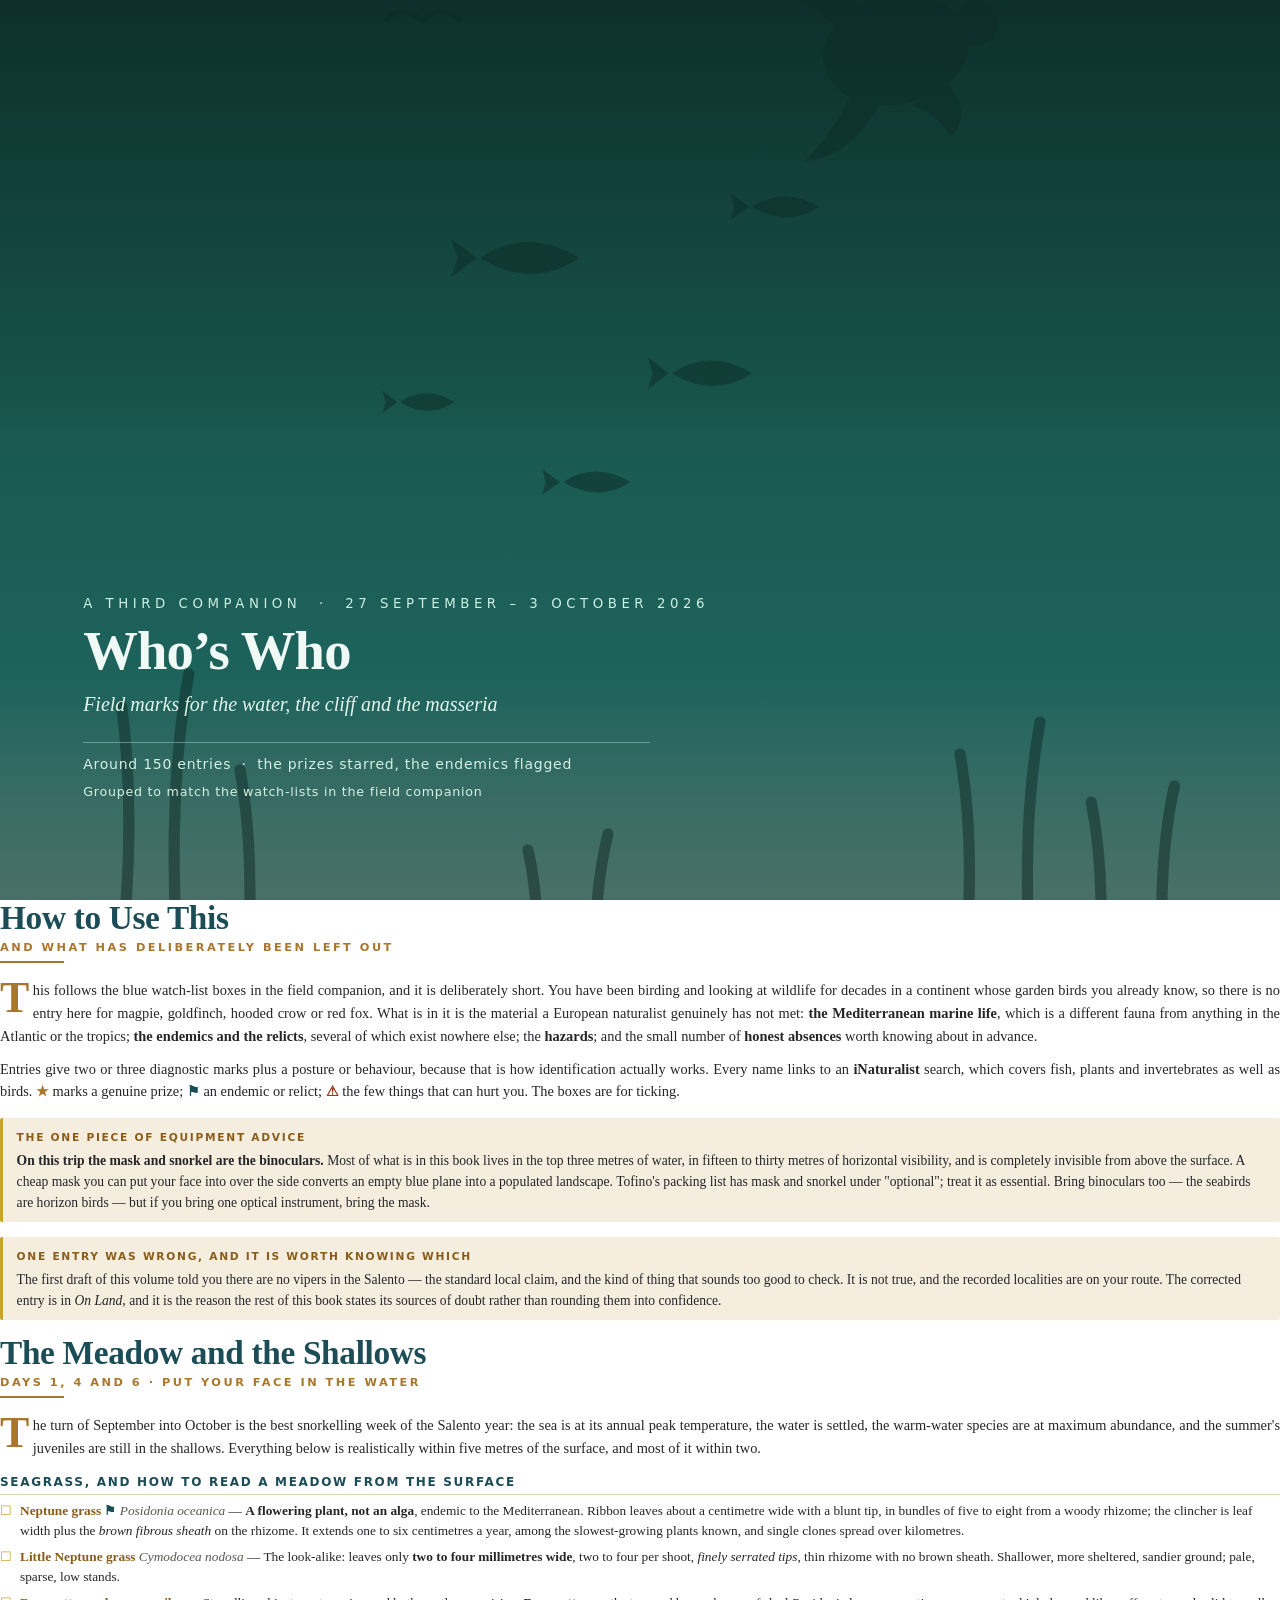
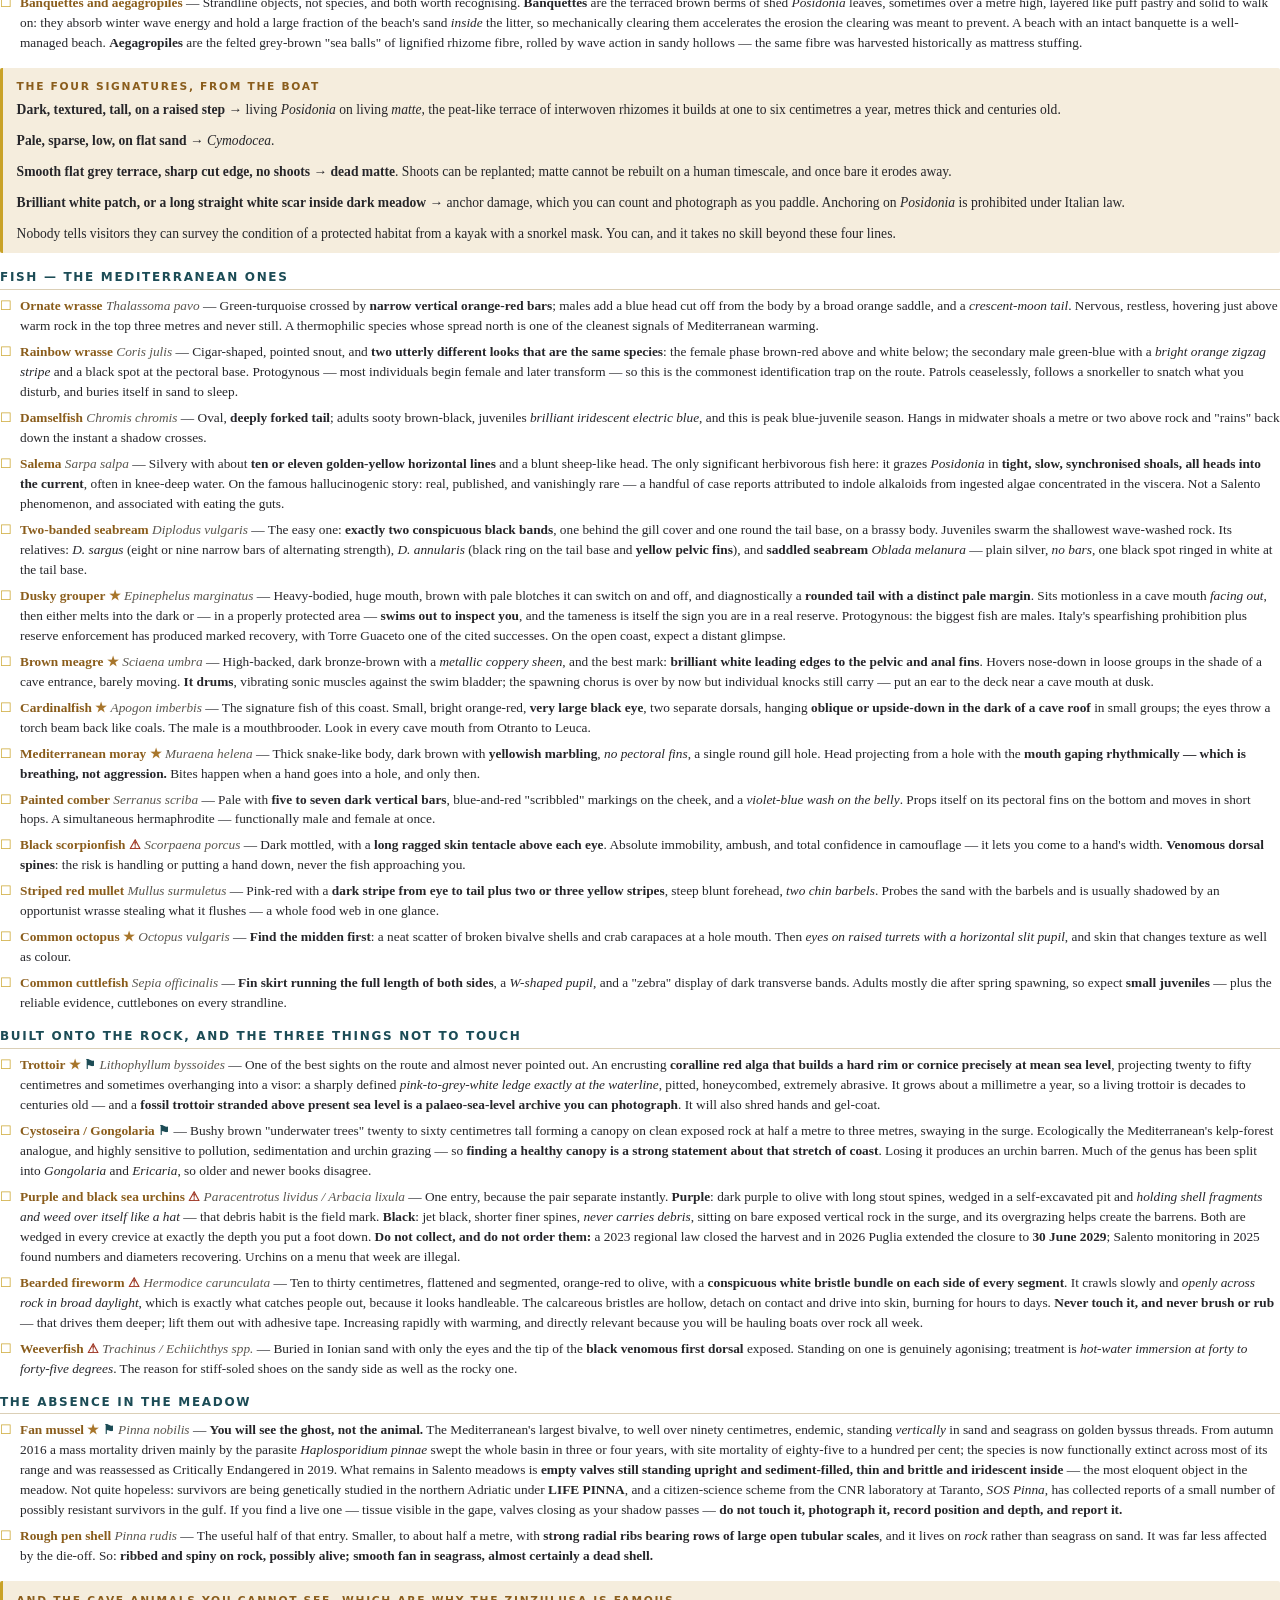
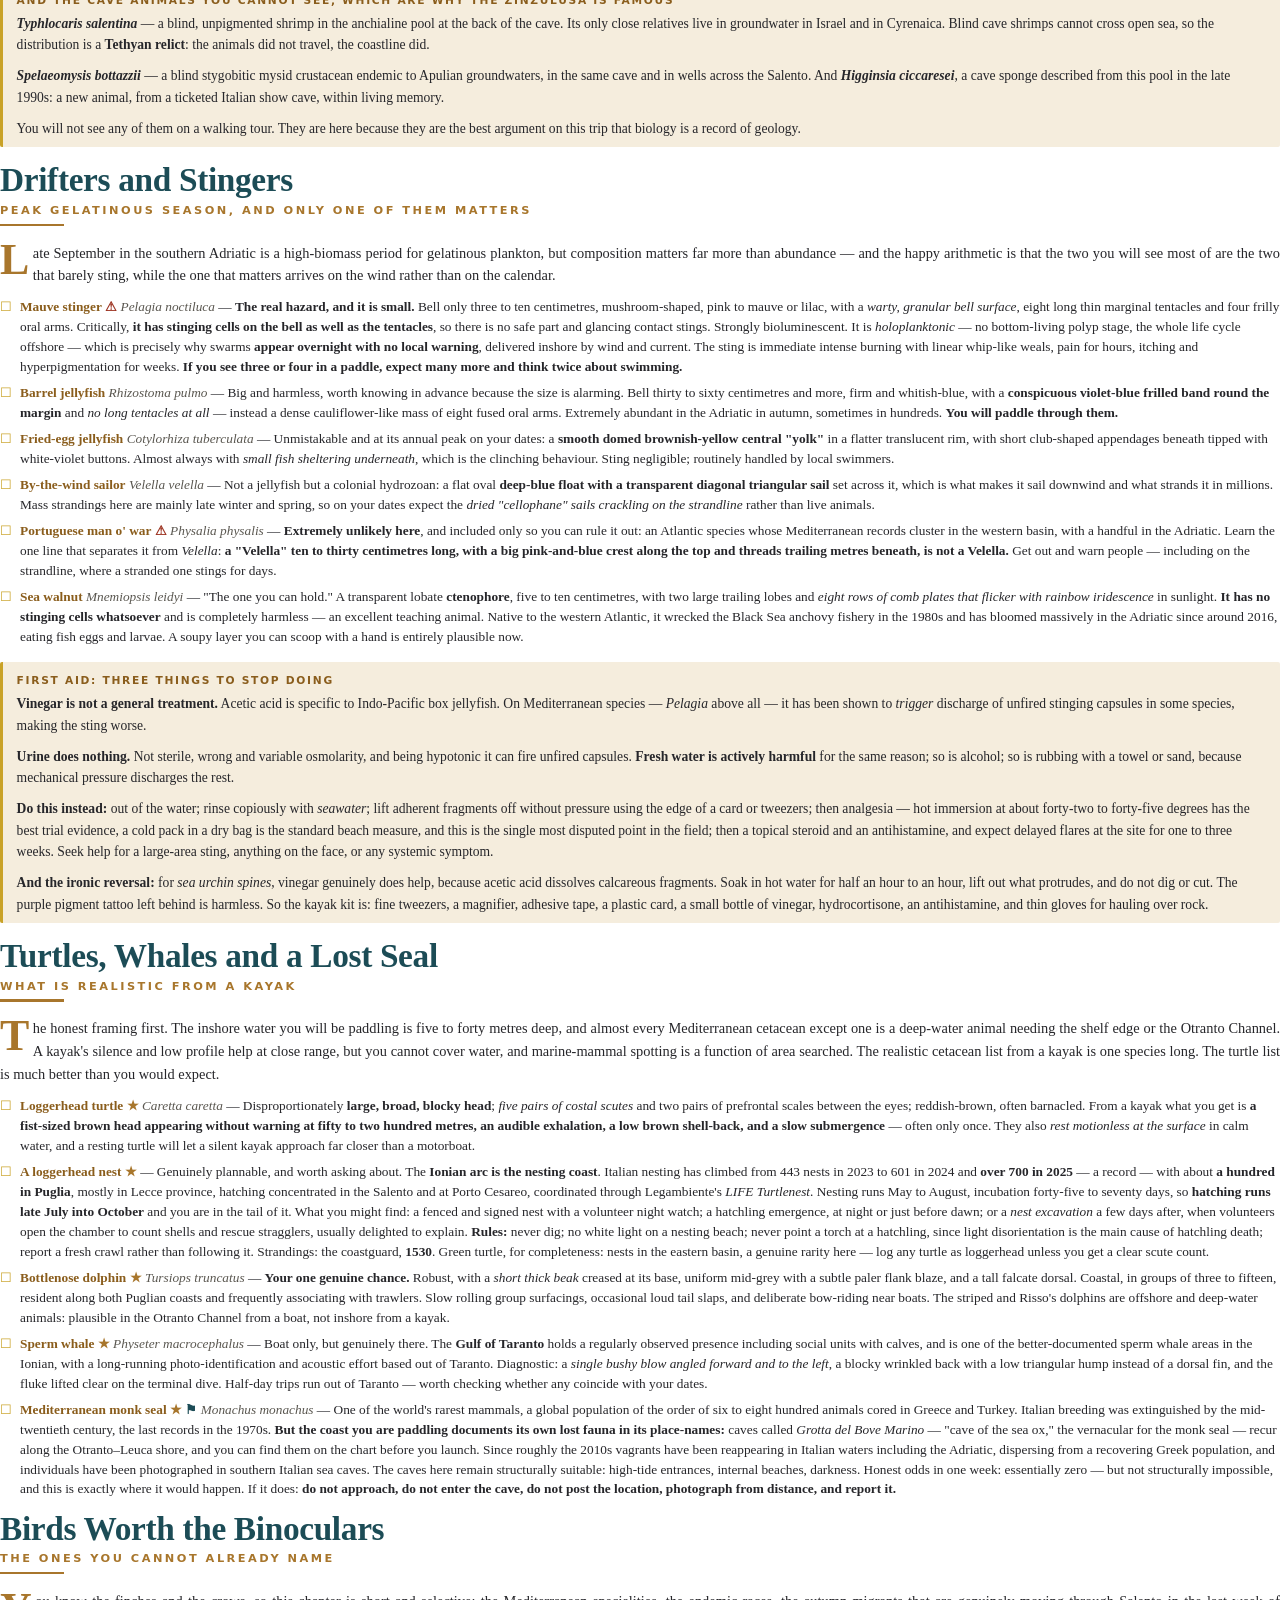
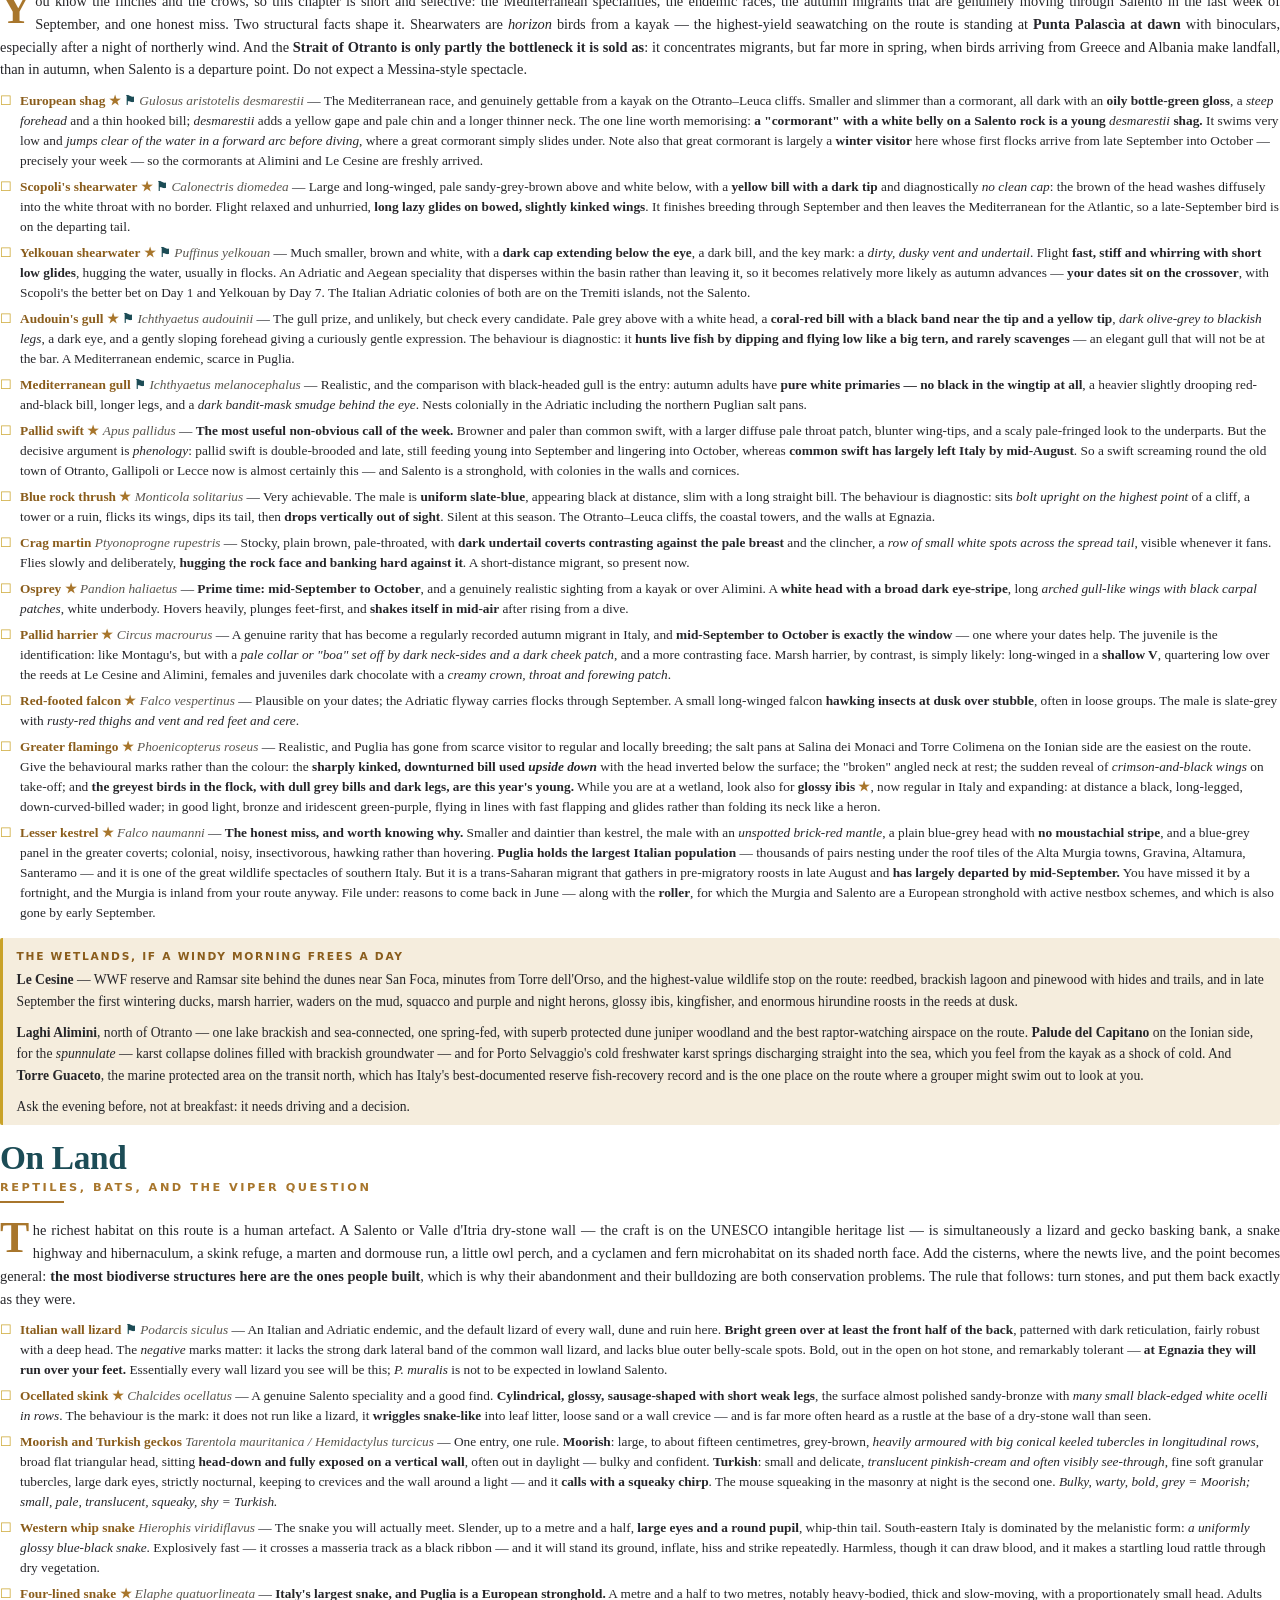
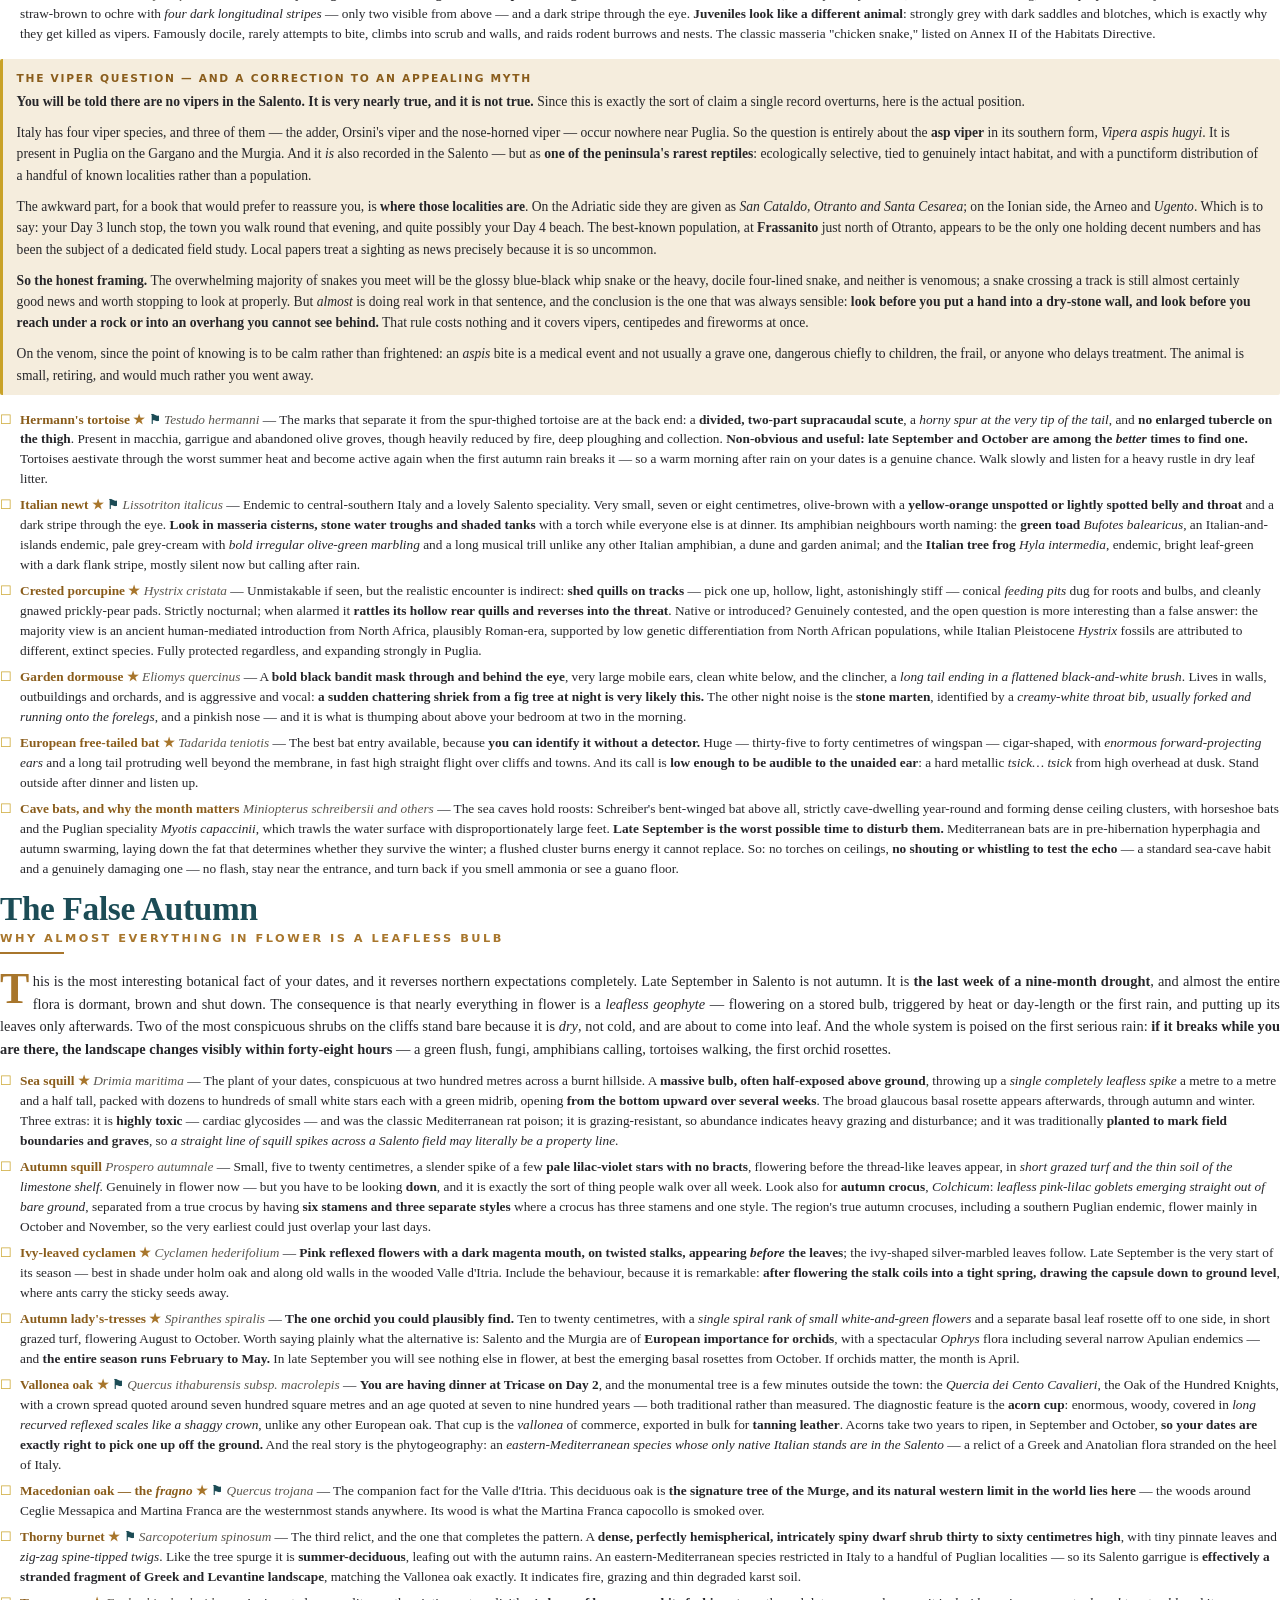
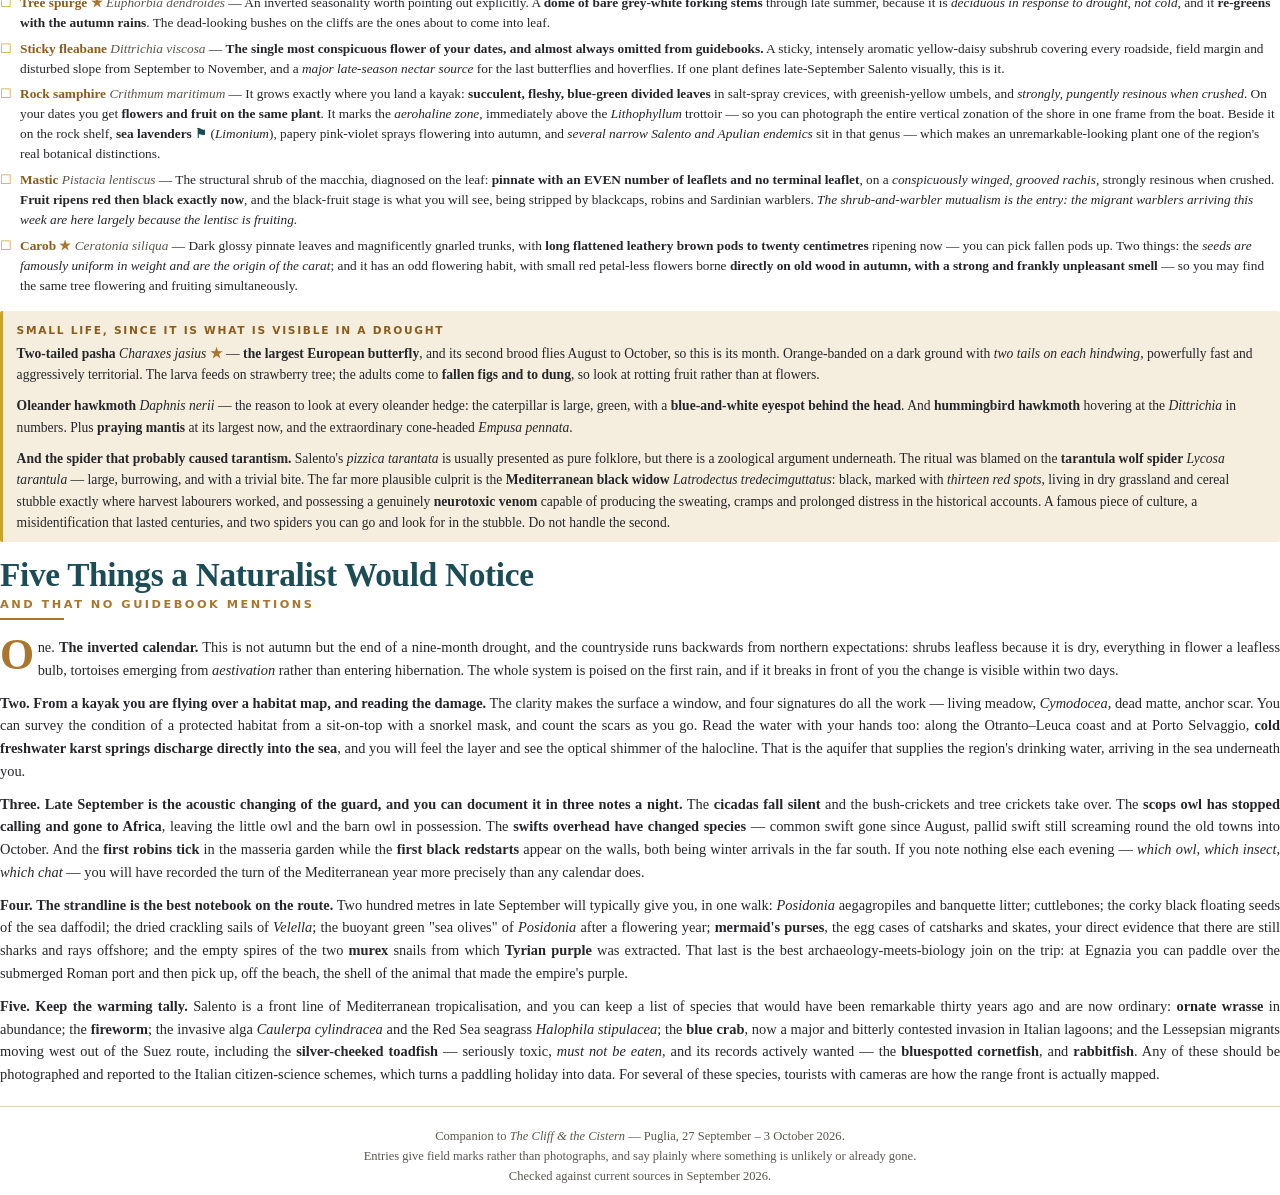
<file: html/Puglia2026/whos-who-puglia.html>
<!DOCTYPE html>
<html lang="en">
<head>
<meta charset="utf-8">
<title>Who's Who in the Water and on the Cliff — Puglia 2026</title>
<style>
  :root{
    --ink:#26262a;
    --soft:#5a5750;
    --terra:#a8762c;
    --terra-d:#8a5d1c;
    --green:#1c4c56;
    --gold:#c9a227;
    --cream:#fbf7ef;
    --panel:#f5eddd;
    --rule:#dbcfb6;
  }

  @page {
    size: Letter;
    margin: 24mm 20mm 20mm 20mm;
    @top-right{
      content: string(chaptitle);
      font-family: "Carlito","DejaVu Sans",sans-serif;
      font-size: 8pt; letter-spacing:.12em; text-transform:uppercase;
      color:#9a8f7c;
    }
    @top-left{
      content: "Puglia 2026";
      font-family: "Carlito","DejaVu Sans",sans-serif;
      font-size: 8pt; letter-spacing:.12em; text-transform:uppercase;
      color:#c3b79f;
    }
    @bottom-center{
      content: counter(page);
      font-family: "Carlito","DejaVu Sans",sans-serif;
      font-size: 9pt; color:#9a8f7c;
    }
  }
  @page cover { margin:0; @top-right{content:none} @top-left{content:none} @bottom-center{content:none} }
  @page :first { @top-right{content:none} @top-left{content:none} }

  html{ font-family:"Lora","GFS Baskerville",Georgia,serif; color:var(--ink); }
  body{ margin:0; font-size:10.8pt; line-height:1.58; }

  p{ orphans:3; widows:3; margin:0 0 .7em 0; text-align:justify; -webkit-hyphens:auto; hyphens:auto; }

  h1.chapter{
    string-set: chaptitle content(text);
    break-before: page;
    font-size:25pt; font-weight:700; line-height:1.08;
    color:var(--green); margin:0 0 .1em 0; letter-spacing:-.01em;
  }
  .kicker{
    font-family:"Carlito","DejaVu Sans",sans-serif;
    font-size:8.5pt; letter-spacing:.22em; text-transform:uppercase;
    color:var(--terra); margin:0 0 .35em 0; font-weight:700;
  }
  .chaprule{ height:2.2px; background:var(--terra); width:64px; margin:.15em 0 1.1em 0; border:0;}
  h2{
    font-size:13.5pt; color:var(--terra-d); font-weight:700;
    margin:1.4em 0 .25em 0; letter-spacing:-.01em;
  }
  h3{
    font-family:"Carlito","DejaVu Sans",sans-serif;
    font-size:9pt; letter-spacing:.14em; text-transform:uppercase;
    color:var(--green); font-weight:700;
    margin:1.15em 0 .4em 0; border-bottom:1.2px solid var(--rule); padding-bottom:.16em;
  }

  p.lead{ text-indent:0; }
  p.lead .dc{
    font-size:3.05em; line-height:.76; float:left;
    margin:.04em .08em -.02em 0; color:var(--terra);
    font-weight:700;
  }
  .cover .scrim{ position:absolute; left:0; right:0; bottom:0; height:52%;
     background:linear-gradient(180deg, rgba(0,0,0,0) 0%, rgba(0,0,0,.18) 35%, rgba(0,0,0,.42) 100%); }

  .panel{
    background:var(--panel);
    border-left:3px solid var(--gold);
    padding:.85em 1em .6em 1em;
    margin:1.1em 0; border-radius:2px;
    orphans:3; widows:3;
    font-size:10.2pt;
  }
  .panel .h{
    font-family:"Carlito","DejaVu Sans",sans-serif;
    font-size:8pt; letter-spacing:.16em; text-transform:uppercase;
    color:var(--terra-d); font-weight:700; margin:0 0 .3em 0;
  }
  .panel p{ text-align:left; }
  .panel p:last-child{ margin-bottom:0; }

  em.term{ font-style:italic; color:var(--green); }
  .small{ font-size:9.4pt; color:var(--soft); }
  .star{ color:var(--terra); font-weight:700; }
  .end{ color:#1c4c56; font-weight:700; }
  .haz{ color:#9c3220; font-weight:700; }

  table.mv{ width:100%; border-collapse:collapse; font-size:9.4pt; margin:.6em 0 .3em 0; break-inside:avoid;
            font-family:"Carlito","DejaVu Sans",sans-serif;}
  table.mv th{ text-align:left; border-bottom:1.5px solid var(--terra);
     padding:.35em .5em; color:var(--terra-d); text-transform:uppercase; letter-spacing:.08em; font-size:7.8pt;}
  table.mv td{ padding:.35em .5em; border-bottom:.6px solid var(--rule); vertical-align:top; }
  table.mv tr.heavy td{ background:#f6ede0; }

  ul.tight{ margin:.2em 0 .7em 0; padding-left:1.1em; break-inside:avoid; }
  ul.tight li{ margin:.12em 0; }
  .quietrule{ border:0; border-top:1px solid var(--rule); margin:1.4em 0; }

  /* species lists */
  ul.spp{ list-style:none; orphans:2; widows:2; margin:.2em 0 .8em 0; padding-left:0; }
  ul.spp li{ font-size:10pt; line-height:1.5; margin:.45em 0; padding-left:1.5em;
             text-align:left; break-inside:avoid; }
  ul.spp .bx{ float:left; margin-left:-1.5em; color:var(--gold); }
  ul.spp a{ color:var(--terra-d); text-decoration:none; font-weight:700; }
  ul.spp .sci{ font-style:italic; color:var(--soft); }

  /* ---- COVER ---- */
  .cover{ page:cover; height:100vh; box-sizing:border-box;
     background: linear-gradient(180deg,#0d2f2b 0%,#17544a 45%,#27837a 76%,#7cc0b1 100%);
     color:#effaf6; position:relative; overflow:hidden; }
  .cover .sky{ position:absolute; inset:0; top:0; left:0; width:100%; height:100%; }
  .cover .content{ position:absolute; left:0; right:0; bottom:0; padding:0 22mm 26mm 22mm; }
  .cover .eyebrow{ font-family:"Carlito","DejaVu Sans",sans-serif; letter-spacing:.34em;
     text-transform:uppercase; font-size:10pt; color:#cdeee2; margin-bottom:.7em;}
  .cover h1{ font-size:41pt; line-height:1.02; margin:0 0 .18em 0; font-weight:700; letter-spacing:-.015em;}
  .cover .sub{ font-size:15pt; font-style:italic; color:#e2f6ee; margin:0 0 1.1em 0;}
  .cover .meta{ font-family:"Carlito","DejaVu Sans",sans-serif; font-size:9.5pt; letter-spacing:.06em;
     color:#d3efe4; border-top:1px solid rgba(239,250,246,.35); padding-top:.8em; max-width:150mm;}
  .cover .route{ font-size:10.5pt; }
</style>
</head>
<body>

<!-- ============ COVER ============ -->
<section class="cover">
  <svg class="sky" viewBox="0 0 800 1000" preserveAspectRatio="xMidYMid slice" xmlns="http://www.w3.org/2000/svg">
    <!-- seagrass blades rising from the bottom -->
    <g stroke="#0c2b26" stroke-width="7" fill="none" opacity="0.42" stroke-linecap="round">
      <path d="M70 1000 C 60 880, 92 780, 76 660"/>
      <path d="M110 1000 C 122 870, 96 760, 118 640"/>
      <path d="M152 1000 C 140 900, 168 800, 150 700"/>
      <path d="M600 1000 C 588 890, 618 790, 600 690"/>
      <path d="M642 1000 C 656 880, 630 780, 650 670"/>
      <path d="M684 1000 C 672 900, 700 810, 682 720"/>
      <path d="M726 1000 C 740 890, 714 800, 734 710"/>
      <path d="M330 1000 C 318 910, 348 830, 330 750"/>
      <path d="M372 1000 C 386 900, 360 820, 380 740"/>
    </g>
    <!-- fish silhouettes -->
    <g fill="#0c2b26" opacity="0.5">
      <path d="M300 380 q30 -20 62 0 q-30 20 -62 0 Z"/><path d="M298 380 l-16 -12 l4 12 l-4 12 Z"/>
      <path d="M420 452 q24 -16 50 0 q-24 16 -50 0 Z"/><path d="M418 452 l-13 -10 l3 10 l-3 10 Z"/>
      <path d="M352 520 q20 -13 42 0 q-20 13 -42 0 Z"/><path d="M350 520 l-11 -8 l2 8 l-2 8 Z"/>
      <path d="M470 348 q20 -13 42 0 q-20 13 -42 0 Z"/><path d="M468 348 l-11 -8 l2 8 l-2 8 Z"/>
      <path d="M250 470 q16 -11 34 0 q-16 11 -34 0 Z"/><path d="M248 470 l-9 -7 l2 7 l-2 7 Z"/>
    </g>
    <!-- a turtle -->
    <g fill="#0c2b26" opacity="0.45" transform="translate(560,250) rotate(-12)">
      <ellipse cx="0" cy="0" rx="46" ry="34"/>
      <circle cx="52" cy="-6" r="14"/>
      <path d="M-16 -30 q-26 -30 -54 -26 q22 14 36 34 Z"/>
      <path d="M-16 30 q-26 30 -54 26 q22 -14 36 -34 Z"/>
      <path d="M28 28 q10 24 -6 32 q-6 -18 -20 -24 Z"/>
    </g>
    <!-- shearwater above -->
    <g stroke="#0c2b26" stroke-width="3.4" fill="none" opacity="0.4">
      <path d="M160 190 q18 -16 36 0 q18 -16 36 0"/>
      <path d="M240 232 q12 -12 24 0 q12 -12 24 0"/>
    </g>
  </svg>
  <div class="scrim"></div>
  <div class="content">
    <div class="eyebrow">A Third Companion &nbsp;&middot;&nbsp; 27 September &ndash; 3 October 2026</div>
    <h1>Who&rsquo;s Who</h1>
    <div class="sub">Field marks for the water, the cliff and the masseria</div>
    <div class="meta">
      <div class="route">Around 150 entries &nbsp;&middot;&nbsp; the prizes starred, the endemics flagged</div>
      <div style="margin-top:.5em;">Grouped to match the watch-lists in the field companion</div>
    </div>
  </div>
</section>

<!-- ============ HOW TO USE ============ -->
<h1 class="chapter">How to Use This</h1>
<p class="kicker">And what has deliberately been left out</p>
<hr class="chaprule">

<p class="lead"><span class="dc">T</span>his follows the blue watch-list boxes in the field companion, and it is deliberately short. You have been birding and looking at wildlife for decades in a continent whose garden birds you already know, so there is no entry here for magpie, goldfinch, hooded crow or red fox. What is in it is the material a European naturalist genuinely has not met: <strong>the Mediterranean marine life</strong>, which is a different fauna from anything in the Atlantic or the tropics; <strong>the endemics and the relicts</strong>, several of which exist nowhere else; the <strong>hazards</strong>; and the small number of <strong>honest absences</strong> worth knowing about in advance.</p>

<p>Entries give two or three diagnostic marks plus a posture or behaviour, because that is how identification actually works. Every name links to an <strong>iNaturalist</strong> search, which covers fish, plants and invertebrates as well as birds. <span class="star">&#9733;</span> marks a genuine prize; <span class="end">&#9873;</span> an endemic or relict; <span class="haz">&#9888;</span> the few things that can hurt you. The boxes are for ticking.</p>

<div class="panel">
  <div class="h">The one piece of equipment advice</div>
  <p><strong>On this trip the mask and snorkel are the binoculars.</strong> Most of what is in this book lives in the top three metres of water, in fifteen to thirty metres of horizontal visibility, and is completely invisible from above the surface. A cheap mask you can put your face into over the side converts an empty blue plane into a populated landscape. Tofino's packing list has mask and snorkel under "optional"; treat it as essential. Bring binoculars too — the seabirds are horizon birds — but if you bring one optical instrument, bring the mask.</p>
</div>

<div class="panel">
  <div class="h">One entry was wrong, and it is worth knowing which</div>
  <p>The first draft of this volume told you there are no vipers in the Salento — the standard local claim, and the kind of thing that sounds too good to check. It is not true, and the recorded localities are on your route. The corrected entry is in <em>On Land</em>, and it is the reason the rest of this book states its sources of doubt rather than rounding them into confidence.</p>
</div>

<!-- ============ MEADOW ============ -->
<h1 class="chapter">The Meadow and the Shallows</h1>
<p class="kicker">Days 1, 4 and 6 &middot; put your face in the water</p>
<hr class="chaprule">

<p class="lead"><span class="dc">T</span>he turn of September into October is the best snorkelling week of the Salento year: the sea is at its annual peak temperature, the water is settled, the warm-water species are at maximum abundance, and the summer's juveniles are still in the shallows. Everything below is realistically within five metres of the surface, and most of it within two.</p>

<h3>Seagrass, and how to read a meadow from the surface</h3>
<ul class="spp">
<li><span class="bx">&#9744;</span><a href="https://www.inaturalist.org/search?q=Posidonia%20oceanica">Neptune grass</a> <span class="end">&#9873;</span> <span class="sci">Posidonia oceanica</span> &mdash; <strong>A flowering plant, not an alga</strong>, endemic to the Mediterranean. Ribbon leaves about a centimetre wide with a blunt tip, in bundles of five to eight from a woody rhizome; the clincher is leaf width plus the <em>brown fibrous sheath</em> on the rhizome. It extends one to six centimetres a year, among the slowest-growing plants known, and single clones spread over kilometres.</li>
<li><span class="bx">&#9744;</span><a href="https://www.inaturalist.org/search?q=Cymodocea%20nodosa">Little Neptune grass</a> <span class="sci">Cymodocea nodosa</span> &mdash; The look-alike: leaves only <strong>two to four millimetres wide</strong>, two to four per shoot, <em>finely serrated tips</em>, thin rhizome with no brown sheath. Shallower, more sheltered, sandier ground; pale, sparse, low stands.</li>
<li><span class="bx">&#9744;</span><a href="https://www.inaturalist.org/search?q=Posidonia%20banquette">Banquettes and aegagropiles</a> &mdash; Strandline objects, not species, and both worth recognising. <strong>Banquettes</strong> are the terraced brown berms of shed <em>Posidonia</em> leaves, sometimes over a metre high, layered like puff pastry and solid to walk on: they absorb winter wave energy and hold a large fraction of the beach's sand <em>inside</em> the litter, so mechanically clearing them accelerates the erosion the clearing was meant to prevent. A beach with an intact banquette is a well-managed beach. <strong>Aegagropiles</strong> are the felted grey-brown "sea balls" of lignified rhizome fibre, rolled by wave action in sandy hollows — the same fibre was harvested historically as mattress stuffing.</li>
</ul>
<div class="panel">
  <div class="h">The four signatures, from the boat</div>
  <p><strong>Dark, textured, tall, on a raised step</strong> &rarr; living <em>Posidonia</em> on living <em>matte</em>, the peat-like terrace of interwoven rhizomes it builds at one to six centimetres a year, metres thick and centuries old.</p>
  <p><strong>Pale, sparse, low, on flat sand</strong> &rarr; <em>Cymodocea</em>.</p>
  <p><strong>Smooth flat grey terrace, sharp cut edge, no shoots</strong> &rarr; <strong>dead matte</strong>. Shoots can be replanted; matte cannot be rebuilt on a human timescale, and once bare it erodes away.</p>
  <p><strong>Brilliant white patch, or a long straight white scar inside dark meadow</strong> &rarr; anchor damage, which you can count and photograph as you paddle. Anchoring on <em>Posidonia</em> is prohibited under Italian law.</p>
  <p>Nobody tells visitors they can survey the condition of a protected habitat from a kayak with a snorkel mask. You can, and it takes no skill beyond these four lines.</p>
</div>

<h3>Fish &mdash; the Mediterranean ones</h3>
<ul class="spp">
<li><span class="bx">&#9744;</span><a href="https://www.inaturalist.org/search?q=Thalassoma%20pavo">Ornate wrasse</a> <span class="sci">Thalassoma pavo</span> &mdash; Green-turquoise crossed by <strong>narrow vertical orange-red bars</strong>; males add a blue head cut off from the body by a broad orange saddle, and a <em>crescent-moon tail</em>. Nervous, restless, hovering just above warm rock in the top three metres and never still. A thermophilic species whose spread north is one of the cleanest signals of Mediterranean warming.</li>
<li><span class="bx">&#9744;</span><a href="https://www.inaturalist.org/search?q=Coris%20julis">Rainbow wrasse</a> <span class="sci">Coris julis</span> &mdash; Cigar-shaped, pointed snout, and <strong>two utterly different looks that are the same species</strong>: the female phase brown-red above and white below; the secondary male green-blue with a <em>bright orange zigzag stripe</em> and a black spot at the pectoral base. Protogynous — most individuals begin female and later transform — so this is the commonest identification trap on the route. Patrols ceaselessly, follows a snorkeller to snatch what you disturb, and buries itself in sand to sleep.</li>
<li><span class="bx">&#9744;</span><a href="https://www.inaturalist.org/search?q=Chromis%20chromis">Damselfish</a> <span class="sci">Chromis chromis</span> &mdash; Oval, <strong>deeply forked tail</strong>; adults sooty brown-black, juveniles <em>brilliant iridescent electric blue</em>, and this is peak blue-juvenile season. Hangs in midwater shoals a metre or two above rock and "rains" back down the instant a shadow crosses.</li>
<li><span class="bx">&#9744;</span><a href="https://www.inaturalist.org/search?q=Sarpa%20salpa">Salema</a> <span class="sci">Sarpa salpa</span> &mdash; Silvery with about <strong>ten or eleven golden-yellow horizontal lines</strong> and a blunt sheep-like head. The only significant herbivorous fish here: it grazes <em>Posidonia</em> in <strong>tight, slow, synchronised shoals, all heads into the current</strong>, often in knee-deep water. On the famous hallucinogenic story: real, published, and vanishingly rare — a handful of case reports attributed to indole alkaloids from ingested algae concentrated in the viscera. Not a Salento phenomenon, and associated with eating the guts.</li>
<li><span class="bx">&#9744;</span><a href="https://www.inaturalist.org/search?q=Diplodus%20vulgaris">Two-banded seabream</a> <span class="sci">Diplodus vulgaris</span> &mdash; The easy one: <strong>exactly two conspicuous black bands</strong>, one behind the gill cover and one round the tail base, on a brassy body. Juveniles swarm the shallowest wave-washed rock. Its relatives: <em>D. sargus</em> (eight or nine narrow bars of alternating strength), <em>D. annularis</em> (black ring on the tail base and <strong>yellow pelvic fins</strong>), and <strong>saddled seabream</strong> <em>Oblada melanura</em> — plain silver, <em>no bars</em>, one black spot ringed in white at the tail base.</li>
<li><span class="bx">&#9744;</span><a href="https://www.inaturalist.org/search?q=Epinephelus%20marginatus">Dusky grouper</a> <span class="star">&#9733;</span> <span class="sci">Epinephelus marginatus</span> &mdash; Heavy-bodied, huge mouth, brown with pale blotches it can switch on and off, and diagnostically a <strong>rounded tail with a distinct pale margin</strong>. Sits motionless in a cave mouth <em>facing out</em>, then either melts into the dark or — in a properly protected area — <strong>swims out to inspect you</strong>, and the tameness is itself the sign you are in a real reserve. Protogynous: the biggest fish are males. Italy's spearfishing prohibition plus reserve enforcement has produced marked recovery, with Torre Guaceto one of the cited successes. On the open coast, expect a distant glimpse.</li>
<li><span class="bx">&#9744;</span><a href="https://www.inaturalist.org/search?q=Sciaena%20umbra">Brown meagre</a> <span class="star">&#9733;</span> <span class="sci">Sciaena umbra</span> &mdash; High-backed, dark bronze-brown with a <em>metallic coppery sheen</em>, and the best mark: <strong>brilliant white leading edges to the pelvic and anal fins</strong>. Hovers nose-down in loose groups in the shade of a cave entrance, barely moving. <strong>It drums</strong>, vibrating sonic muscles against the swim bladder; the spawning chorus is over by now but individual knocks still carry — put an ear to the deck near a cave mouth at dusk.</li>
<li><span class="bx">&#9744;</span><a href="https://www.inaturalist.org/search?q=Apogon%20imberbis">Cardinalfish</a> <span class="star">&#9733;</span> <span class="sci">Apogon imberbis</span> &mdash; The signature fish of this coast. Small, bright orange-red, <strong>very large black eye</strong>, two separate dorsals, hanging <strong>oblique or upside-down in the dark of a cave roof</strong> in small groups; the eyes throw a torch beam back like coals. The male is a mouthbrooder. Look in every cave mouth from Otranto to Leuca.</li>
<li><span class="bx">&#9744;</span><a href="https://www.inaturalist.org/search?q=Muraena%20helena">Mediterranean moray</a> <span class="star">&#9733;</span> <span class="sci">Muraena helena</span> &mdash; Thick snake-like body, dark brown with <strong>yellowish marbling</strong>, <em>no pectoral fins</em>, a single round gill hole. Head projecting from a hole with the <strong>mouth gaping rhythmically — which is breathing, not aggression.</strong> Bites happen when a hand goes into a hole, and only then.</li>
<li><span class="bx">&#9744;</span><a href="https://www.inaturalist.org/search?q=Serranus%20scriba">Painted comber</a> <span class="sci">Serranus scriba</span> &mdash; Pale with <strong>five to seven dark vertical bars</strong>, blue-and-red "scribbled" markings on the cheek, and a <em>violet-blue wash on the belly</em>. Props itself on its pectoral fins on the bottom and moves in short hops. A simultaneous hermaphrodite — functionally male and female at once.</li>
<li><span class="bx">&#9744;</span><a href="https://www.inaturalist.org/search?q=Scorpaena%20porcus">Black scorpionfish</a> <span class="haz">&#9888;</span> <span class="sci">Scorpaena porcus</span> &mdash; Dark mottled, with a <strong>long ragged skin tentacle above each eye</strong>. Absolute immobility, ambush, and total confidence in camouflage — it lets you come to a hand's width. <strong>Venomous dorsal spines</strong>: the risk is handling or putting a hand down, never the fish approaching you.</li>
<li><span class="bx">&#9744;</span><a href="https://www.inaturalist.org/search?q=Mullus%20surmuletus">Striped red mullet</a> <span class="sci">Mullus surmuletus</span> &mdash; Pink-red with a <strong>dark stripe from eye to tail plus two or three yellow stripes</strong>, steep blunt forehead, <em>two chin barbels</em>. Probes the sand with the barbels and is usually shadowed by an opportunist wrasse stealing what it flushes — a whole food web in one glance.</li>
<li><span class="bx">&#9744;</span><a href="https://www.inaturalist.org/search?q=Octopus%20vulgaris">Common octopus</a> <span class="star">&#9733;</span> <span class="sci">Octopus vulgaris</span> &mdash; <strong>Find the midden first</strong>: a neat scatter of broken bivalve shells and crab carapaces at a hole mouth. Then <em>eyes on raised turrets with a horizontal slit pupil</em>, and skin that changes texture as well as colour.</li>
<li><span class="bx">&#9744;</span><a href="https://www.inaturalist.org/search?q=Sepia%20officinalis">Common cuttlefish</a> <span class="sci">Sepia officinalis</span> &mdash; <strong>Fin skirt running the full length of both sides</strong>, a <em>W-shaped pupil</em>, and a "zebra" display of dark transverse bands. Adults mostly die after spring spawning, so expect <strong>small juveniles</strong> — plus the reliable evidence, cuttlebones on every strandline.</li>
</ul>

<h3>Built onto the rock, and the three things not to touch</h3>
<ul class="spp">
<li><span class="bx">&#9744;</span><a href="https://www.inaturalist.org/search?q=Lithophyllum%20byssoides">Trottoir</a> <span class="star">&#9733;</span> <span class="end">&#9873;</span> <span class="sci">Lithophyllum byssoides</span> &mdash; One of the best sights on the route and almost never pointed out. An encrusting <strong>coralline red alga that builds a hard rim or cornice precisely at mean sea level</strong>, projecting twenty to fifty centimetres and sometimes overhanging into a visor: a sharply defined <em>pink-to-grey-white ledge exactly at the waterline</em>, pitted, honeycombed, extremely abrasive. It grows about a millimetre a year, so a living trottoir is decades to centuries old — and a <strong>fossil trottoir stranded above present sea level is a palaeo-sea-level archive you can photograph</strong>. It will also shred hands and gel-coat.</li>
<li><span class="bx">&#9744;</span><a href="https://www.inaturalist.org/search?q=Cystoseira">Cystoseira / Gongolaria</a> <span class="end">&#9873;</span> &mdash; Bushy brown "underwater trees" twenty to sixty centimetres tall forming a canopy on clean exposed rock at half a metre to three metres, swaying in the surge. Ecologically the Mediterranean's kelp-forest analogue, and highly sensitive to pollution, sedimentation and urchin grazing — so <strong>finding a healthy canopy is a strong statement about that stretch of coast</strong>. Losing it produces an urchin barren. Much of the genus has been split into <em>Gongolaria</em> and <em>Ericaria</em>, so older and newer books disagree.</li>
<li><span class="bx">&#9744;</span><a href="https://www.inaturalist.org/search?q=Paracentrotus%20lividus">Purple and black sea urchins</a> <span class="haz">&#9888;</span> <span class="sci">Paracentrotus lividus / Arbacia lixula</span> &mdash; One entry, because the pair separate instantly. <strong>Purple</strong>: dark purple to olive with long stout spines, wedged in a self-excavated pit and <em>holding shell fragments and weed over itself like a hat</em> — that debris habit is the field mark. <strong>Black</strong>: jet black, shorter finer spines, <em>never carries debris</em>, sitting on bare exposed vertical rock in the surge, and its overgrazing helps create the barrens. Both are wedged in every crevice at exactly the depth you put a foot down. <strong>Do not collect, and do not order them:</strong> a 2023 regional law closed the harvest and in 2026 Puglia extended the closure to <strong>30 June 2029</strong>; Salento monitoring in 2025 found numbers and diameters recovering. Urchins on a menu that week are illegal.</li>
<li><span class="bx">&#9744;</span><a href="https://www.inaturalist.org/search?q=Hermodice%20carunculata">Bearded fireworm</a> <span class="haz">&#9888;</span> <span class="sci">Hermodice carunculata</span> &mdash; Ten to thirty centimetres, flattened and segmented, orange-red to olive, with a <strong>conspicuous white bristle bundle on each side of every segment</strong>. It crawls slowly and <em>openly across rock in broad daylight</em>, which is exactly what catches people out, because it looks handleable. The calcareous bristles are hollow, detach on contact and drive into skin, burning for hours to days. <strong>Never touch it, and never brush or rub</strong> — that drives them deeper; lift them out with adhesive tape. Increasing rapidly with warming, and directly relevant because you will be hauling boats over rock all week.</li>
<li><span class="bx">&#9744;</span><a href="https://www.inaturalist.org/search?q=Echiichthys%20vipera">Weeverfish</a> <span class="haz">&#9888;</span> <span class="sci">Trachinus / Echiichthys spp.</span> &mdash; Buried in Ionian sand with only the eyes and the tip of the <strong>black venomous first dorsal</strong> exposed. Standing on one is genuinely agonising; treatment is <em>hot-water immersion at forty to forty-five degrees</em>. The reason for stiff-soled shoes on the sandy side as well as the rocky one.</li>
</ul>

<h3>The absence in the meadow</h3>
<ul class="spp">
<li><span class="bx">&#9744;</span><a href="https://www.inaturalist.org/search?q=Pinna%20nobilis">Fan mussel</a> <span class="star">&#9733;</span> <span class="end">&#9873;</span> <span class="sci">Pinna nobilis</span> &mdash; <strong>You will see the ghost, not the animal.</strong> The Mediterranean's largest bivalve, to well over ninety centimetres, endemic, standing <em>vertically</em> in sand and seagrass on golden byssus threads. From autumn 2016 a mass mortality driven mainly by the parasite <em>Haplosporidium pinnae</em> swept the whole basin in three or four years, with site mortality of eighty-five to a hundred per cent; the species is now functionally extinct across most of its range and was reassessed as Critically Endangered in 2019. What remains in Salento meadows is <strong>empty valves still standing upright and sediment-filled, thin and brittle and iridescent inside</strong> — the most eloquent object in the meadow. Not quite hopeless: survivors are being genetically studied in the northern Adriatic under <strong>LIFE PINNA</strong>, and a citizen-science scheme from the CNR laboratory at Taranto, <em>SOS Pinna</em>, has collected reports of a small number of possibly resistant survivors in the gulf. If you find a live one — tissue visible in the gape, valves closing as your shadow passes — <strong>do not touch it, photograph it, record position and depth, and report it.</strong></li>
<li><span class="bx">&#9744;</span><a href="https://www.inaturalist.org/search?q=Pinna%20rudis">Rough pen shell</a> <span class="sci">Pinna rudis</span> &mdash; The useful half of that entry. Smaller, to about half a metre, with <strong>strong radial ribs bearing rows of large open tubular scales</strong>, and it lives on <em>rock</em> rather than seagrass on sand. It was far less affected by the die-off. So: <strong>ribbed and spiny on rock, possibly alive; smooth fan in seagrass, almost certainly a dead shell.</strong></li>
</ul>

<div class="panel">
  <div class="h">And the cave animals you cannot see, which are why the Zinzulusa is famous</div>
  <p><strong><em>Typhlocaris salentina</em></strong> — a blind, unpigmented shrimp in the anchialine pool at the back of the cave. Its only close relatives live in groundwater in Israel and in Cyrenaica. Blind cave shrimps cannot cross open sea, so the distribution is a <strong>Tethyan relict</strong>: the animals did not travel, the coastline did.</p>
  <p><strong><em>Spelaeomysis bottazzii</em></strong> — a blind stygobitic mysid crustacean endemic to Apulian groundwaters, in the same cave and in wells across the Salento. And <strong><em>Higginsia ciccaresei</em></strong>, a cave sponge described from this pool in the late 1990s: a new animal, from a ticketed Italian show cave, within living memory.</p>
  <p>You will not see any of them on a walking tour. They are here because they are the best argument on this trip that biology is a record of geology.</p>
</div>

<!-- ============ DRIFTERS ============ -->
<h1 class="chapter">Drifters and Stingers</h1>
<p class="kicker">Peak gelatinous season, and only one of them matters</p>
<hr class="chaprule">

<p class="lead"><span class="dc">L</span>ate September in the southern Adriatic is a high-biomass period for gelatinous plankton, but composition matters far more than abundance — and the happy arithmetic is that the two you will see most of are the two that barely sting, while the one that matters arrives on the wind rather than on the calendar.</p>

<ul class="spp">
<li><span class="bx">&#9744;</span><a href="https://www.inaturalist.org/search?q=Pelagia%20noctiluca">Mauve stinger</a> <span class="haz">&#9888;</span> <span class="sci">Pelagia noctiluca</span> &mdash; <strong>The real hazard, and it is small.</strong> Bell only three to ten centimetres, mushroom-shaped, pink to mauve or lilac, with a <em>warty, granular bell surface</em>, eight long thin marginal tentacles and four frilly oral arms. Critically, <strong>it has stinging cells on the bell as well as the tentacles</strong>, so there is no safe part and glancing contact stings. Strongly bioluminescent. It is <em>holoplanktonic</em> — no bottom-living polyp stage, the whole life cycle offshore — which is precisely why swarms <strong>appear overnight with no local warning</strong>, delivered inshore by wind and current. The sting is immediate intense burning with linear whip-like weals, pain for hours, itching and hyperpigmentation for weeks. <strong>If you see three or four in a paddle, expect many more and think twice about swimming.</strong></li>
<li><span class="bx">&#9744;</span><a href="https://www.inaturalist.org/search?q=Rhizostoma%20pulmo">Barrel jellyfish</a> <span class="sci">Rhizostoma pulmo</span> &mdash; Big and harmless, worth knowing in advance because the size is alarming. Bell thirty to sixty centimetres and more, firm and whitish-blue, with a <strong>conspicuous violet-blue frilled band round the margin</strong> and <em>no long tentacles at all</em> — instead a dense cauliflower-like mass of eight fused oral arms. Extremely abundant in the Adriatic in autumn, sometimes in hundreds. <strong>You will paddle through them.</strong></li>
<li><span class="bx">&#9744;</span><a href="https://www.inaturalist.org/search?q=Cotylorhiza%20tuberculata">Fried-egg jellyfish</a> <span class="sci">Cotylorhiza tuberculata</span> &mdash; Unmistakable and at its annual peak on your dates: a <strong>smooth domed brownish-yellow central "yolk"</strong> in a flatter translucent rim, with short club-shaped appendages beneath tipped with white-violet buttons. Almost always with <em>small fish sheltering underneath</em>, which is the clinching behaviour. Sting negligible; routinely handled by local swimmers.</li>
<li><span class="bx">&#9744;</span><a href="https://www.inaturalist.org/search?q=Velella%20velella">By-the-wind sailor</a> <span class="sci">Velella velella</span> &mdash; Not a jellyfish but a colonial hydrozoan: a flat oval <strong>deep-blue float with a transparent diagonal triangular sail</strong> set across it, which is what makes it sail downwind and what strands it in millions. Mass strandings here are mainly late winter and spring, so on your dates expect the <em>dried "cellophane" sails crackling on the strandline</em> rather than live animals.</li>
<li><span class="bx">&#9744;</span><a href="https://www.inaturalist.org/search?q=Physalia%20physalis">Portuguese man o' war</a> <span class="haz">&#9888;</span> <span class="sci">Physalia physalis</span> &mdash; <strong>Extremely unlikely here</strong>, and included only so you can rule it out: an Atlantic species whose Mediterranean records cluster in the western basin, with a handful in the Adriatic. Learn the one line that separates it from <em>Velella</em>: <strong>a "Velella" ten to thirty centimetres long, with a big pink-and-blue crest along the top and threads trailing metres beneath, is not a Velella.</strong> Get out and warn people — including on the strandline, where a stranded one stings for days.</li>
<li><span class="bx">&#9744;</span><a href="https://www.inaturalist.org/search?q=Mnemiopsis%20leidyi">Sea walnut</a> <span class="sci">Mnemiopsis leidyi</span> &mdash; "The one you can hold." A transparent lobate <strong>ctenophore</strong>, five to ten centimetres, with two large trailing lobes and <em>eight rows of comb plates that flicker with rainbow iridescence</em> in sunlight. <strong>It has no stinging cells whatsoever</strong> and is completely harmless — an excellent teaching animal. Native to the western Atlantic, it wrecked the Black Sea anchovy fishery in the 1980s and has bloomed massively in the Adriatic since around 2016, eating fish eggs and larvae. A soupy layer you can scoop with a hand is entirely plausible now.</li>
</ul>

<div class="panel">
  <div class="h">First aid: three things to stop doing</div>
  <p><strong>Vinegar is not a general treatment.</strong> Acetic acid is specific to Indo-Pacific box jellyfish. On Mediterranean species — <em>Pelagia</em> above all — it has been shown to <em>trigger</em> discharge of unfired stinging capsules in some species, making the sting worse.</p>
  <p><strong>Urine does nothing.</strong> Not sterile, wrong and variable osmolarity, and being hypotonic it can fire unfired capsules. <strong>Fresh water is actively harmful</strong> for the same reason; so is alcohol; so is rubbing with a towel or sand, because mechanical pressure discharges the rest.</p>
  <p><strong>Do this instead:</strong> out of the water; rinse copiously with <em>seawater</em>; lift adherent fragments off without pressure using the edge of a card or tweezers; then analgesia — hot immersion at about forty-two to forty-five degrees has the best trial evidence, a cold pack in a dry bag is the standard beach measure, and this is the single most disputed point in the field; then a topical steroid and an antihistamine, and expect delayed flares at the site for one to three weeks. Seek help for a large-area sting, anything on the face, or any systemic symptom.</p>
  <p><strong>And the ironic reversal:</strong> for <em>sea urchin spines</em>, vinegar genuinely does help, because acetic acid dissolves calcareous fragments. Soak in hot water for half an hour to an hour, lift out what protrudes, and do not dig or cut. The purple pigment tattoo left behind is harmless. So the kayak kit is: fine tweezers, a magnifier, adhesive tape, a plastic card, a small bottle of vinegar, hydrocortisone, an antihistamine, and thin gloves for hauling over rock.</p>
</div>

<!-- ============ TURTLES ============ -->
<h1 class="chapter">Turtles, Whales and a Lost Seal</h1>
<p class="kicker">What is realistic from a kayak</p>
<hr class="chaprule">

<p class="lead"><span class="dc">T</span>he honest framing first. The inshore water you will be paddling is five to forty metres deep, and almost every Mediterranean cetacean except one is a deep-water animal needing the shelf edge or the Otranto Channel. A kayak's silence and low profile help at close range, but you cannot cover water, and marine-mammal spotting is a function of area searched. The realistic cetacean list from a kayak is one species long. The turtle list is much better than you would expect.</p>

<ul class="spp">
<li><span class="bx">&#9744;</span><a href="https://www.inaturalist.org/search?q=Caretta%20caretta">Loggerhead turtle</a> <span class="star">&#9733;</span> <span class="sci">Caretta caretta</span> &mdash; Disproportionately <strong>large, broad, blocky head</strong>; <em>five pairs of costal scutes</em> and two pairs of prefrontal scales between the eyes; reddish-brown, often barnacled. From a kayak what you get is <strong>a fist-sized brown head appearing without warning at fifty to two hundred metres, an audible exhalation, a low brown shell-back, and a slow submergence</strong> — often only once. They also <em>rest motionless at the surface</em> in calm water, and a resting turtle will let a silent kayak approach far closer than a motorboat.</li>
<li><span class="bx">&#9744;</span><a href="https://www.inaturalist.org/search?q=Caretta%20caretta%20nest">A loggerhead nest</a> <span class="star">&#9733;</span> &mdash; Genuinely plannable, and worth asking about. The <strong>Ionian arc is the nesting coast</strong>. Italian nesting has climbed from 443 nests in 2023 to 601 in 2024 and <strong>over 700 in 2025</strong> — a record — with about <strong>a hundred in Puglia</strong>, mostly in Lecce province, hatching concentrated in the Salento and at Porto Cesareo, coordinated through Legambiente's <em>LIFE Turtlenest</em>. Nesting runs May to August, incubation forty-five to seventy days, so <strong>hatching runs late July into October</strong> and you are in the tail of it. What you might find: a fenced and signed nest with a volunteer night watch; a hatchling emergence, at night or just before dawn; or a <em>nest excavation</em> a few days after, when volunteers open the chamber to count shells and rescue stragglers, usually delighted to explain. <strong>Rules:</strong> never dig; no white light on a nesting beach; never point a torch at a hatchling, since light disorientation is the main cause of hatchling death; report a fresh crawl rather than following it. Strandings: the coastguard, <strong>1530</strong>. Green turtle, for completeness: nests in the eastern basin, a genuine rarity here — log any turtle as loggerhead unless you get a clear scute count.</li>
<li><span class="bx">&#9744;</span><a href="https://www.inaturalist.org/search?q=Tursiops%20truncatus">Bottlenose dolphin</a> <span class="star">&#9733;</span> <span class="sci">Tursiops truncatus</span> &mdash; <strong>Your one genuine chance.</strong> Robust, with a <em>short thick beak</em> creased at its base, uniform mid-grey with a subtle paler flank blaze, and a tall falcate dorsal. Coastal, in groups of three to fifteen, resident along both Puglian coasts and frequently associating with trawlers. Slow rolling group surfacings, occasional loud tail slaps, and deliberate bow-riding near boats. The striped and Risso's dolphins are offshore and deep-water animals: plausible in the Otranto Channel from a boat, not inshore from a kayak.</li>
<li><span class="bx">&#9744;</span><a href="https://www.inaturalist.org/search?q=Physeter%20macrocephalus">Sperm whale</a> <span class="star">&#9733;</span> <span class="sci">Physeter macrocephalus</span> &mdash; Boat only, but genuinely there. The <strong>Gulf of Taranto</strong> holds a regularly observed presence including social units with calves, and is one of the better-documented sperm whale areas in the Ionian, with a long-running photo-identification and acoustic effort based out of Taranto. Diagnostic: a <em>single bushy blow angled forward and to the left</em>, a blocky wrinkled back with a low triangular hump instead of a dorsal fin, and the fluke lifted clear on the terminal dive. Half-day trips run out of Taranto — worth checking whether any coincide with your dates.</li>
<li><span class="bx">&#9744;</span><a href="https://www.inaturalist.org/search?q=Monachus%20monachus">Mediterranean monk seal</a> <span class="star">&#9733;</span> <span class="end">&#9873;</span> <span class="sci">Monachus monachus</span> &mdash; One of the world's rarest mammals, a global population of the order of six to eight hundred animals cored in Greece and Turkey. Italian breeding was extinguished by the mid-twentieth century, the last records in the 1970s. <strong>But the coast you are paddling documents its own lost fauna in its place-names:</strong> caves called <em>Grotta del Bove Marino</em> — "cave of the sea ox," the vernacular for the monk seal — recur along the Otranto&ndash;Leuca shore, and you can find them on the chart before you launch. Since roughly the 2010s vagrants have been reappearing in Italian waters including the Adriatic, dispersing from a recovering Greek population, and individuals have been photographed in southern Italian sea caves. The caves here remain structurally suitable: high-tide entrances, internal beaches, darkness. Honest odds in one week: essentially zero — but not structurally impossible, and this is exactly where it would happen. If it does: <strong>do not approach, do not enter the cave, do not post the location, photograph from distance, and report it.</strong></li>
</ul>

<!-- ============ BIRDS ============ -->
<h1 class="chapter">Birds Worth the Binoculars</h1>
<p class="kicker">The ones you cannot already name</p>
<hr class="chaprule">

<p class="lead"><span class="dc">Y</span>ou know the finches and the crows, so this chapter is short and selective: the Mediterranean specialities, the endemic races, the autumn migrants that are genuinely moving through Salento in the last week of September, and one honest miss. Two structural facts shape it. Shearwaters are <em>horizon</em> birds from a kayak — the highest-yield seawatching on the route is standing at <strong>Punta Palascìa at dawn</strong> with binoculars, especially after a night of northerly wind. And the <strong>Strait of Otranto is only partly the bottleneck it is sold as</strong>: it concentrates migrants, but far more in spring, when birds arriving from Greece and Albania make landfall, than in autumn, when Salento is a departure point. Do not expect a Messina-style spectacle.</p>

<ul class="spp">
<li><span class="bx">&#9744;</span><a href="https://www.inaturalist.org/search?q=Gulosus%20aristotelis">European shag</a> <span class="star">&#9733;</span> <span class="end">&#9873;</span> <span class="sci">Gulosus aristotelis desmarestii</span> &mdash; The Mediterranean race, and genuinely gettable from a kayak on the Otranto&ndash;Leuca cliffs. Smaller and slimmer than a cormorant, all dark with an <strong>oily bottle-green gloss</strong>, a <em>steep forehead</em> and a thin hooked bill; <em>desmarestii</em> adds a yellow gape and pale chin and a longer thinner neck. The one line worth memorising: <strong>a "cormorant" with a white belly on a Salento rock is a young</strong> <em>desmarestii</em> <strong>shag.</strong> It swims very low and <em>jumps clear of the water in a forward arc before diving</em>, where a great cormorant simply slides under. Note also that great cormorant is largely a <strong>winter visitor</strong> here whose first flocks arrive from late September into October — precisely your week — so the cormorants at Alimini and Le Cesine are freshly arrived.</li>
<li><span class="bx">&#9744;</span><a href="https://www.inaturalist.org/search?q=Calonectris%20diomedea">Scopoli's shearwater</a> <span class="star">&#9733;</span> <span class="end">&#9873;</span> <span class="sci">Calonectris diomedea</span> &mdash; Large and long-winged, pale sandy-grey-brown above and white below, with a <strong>yellow bill with a dark tip</strong> and diagnostically <em>no clean cap</em>: the brown of the head washes diffusely into the white throat with no border. Flight relaxed and unhurried, <strong>long lazy glides on bowed, slightly kinked wings</strong>. It finishes breeding through September and then leaves the Mediterranean for the Atlantic, so a late-September bird is on the departing tail.</li>
<li><span class="bx">&#9744;</span><a href="https://www.inaturalist.org/search?q=Puffinus%20yelkouan">Yelkouan shearwater</a> <span class="star">&#9733;</span> <span class="end">&#9873;</span> <span class="sci">Puffinus yelkouan</span> &mdash; Much smaller, brown and white, with a <strong>dark cap extending below the eye</strong>, a dark bill, and the key mark: a <em>dirty, dusky vent and undertail</em>. Flight <strong>fast, stiff and whirring with short low glides</strong>, hugging the water, usually in flocks. An Adriatic and Aegean speciality that disperses within the basin rather than leaving it, so it becomes relatively more likely as autumn advances — <strong>your dates sit on the crossover</strong>, with Scopoli's the better bet on Day 1 and Yelkouan by Day 7. The Italian Adriatic colonies of both are on the Tremiti islands, not the Salento.</li>
<li><span class="bx">&#9744;</span><a href="https://www.inaturalist.org/search?q=Ichthyaetus%20audouinii">Audouin's gull</a> <span class="star">&#9733;</span> <span class="end">&#9873;</span> <span class="sci">Ichthyaetus audouinii</span> &mdash; The gull prize, and unlikely, but check every candidate. Pale grey above with a white head, a <strong>coral-red bill with a black band near the tip and a yellow tip</strong>, <em>dark olive-grey to blackish legs</em>, a dark eye, and a gently sloping forehead giving a curiously gentle expression. The behaviour is diagnostic: it <strong>hunts live fish by dipping and flying low like a big tern, and rarely scavenges</strong> — an elegant gull that will not be at the bar. A Mediterranean endemic, scarce in Puglia.</li>
<li><span class="bx">&#9744;</span><a href="https://www.inaturalist.org/search?q=Ichthyaetus%20melanocephalus">Mediterranean gull</a> <span class="end">&#9873;</span> <span class="sci">Ichthyaetus melanocephalus</span> &mdash; Realistic, and the comparison with black-headed gull is the entry: autumn adults have <strong>pure white primaries — no black in the wingtip at all</strong>, a heavier slightly drooping red-and-black bill, longer legs, and a <em>dark bandit-mask smudge behind the eye</em>. Nests colonially in the Adriatic including the northern Puglian salt pans.</li>
<li><span class="bx">&#9744;</span><a href="https://www.inaturalist.org/search?q=Apus%20pallidus">Pallid swift</a> <span class="star">&#9733;</span> <span class="sci">Apus pallidus</span> &mdash; <strong>The most useful non-obvious call of the week.</strong> Browner and paler than common swift, with a larger diffuse pale throat patch, blunter wing-tips, and a scaly pale-fringed look to the underparts. But the decisive argument is <em>phenology</em>: pallid swift is double-brooded and late, still feeding young into September and lingering into October, whereas <strong>common swift has largely left Italy by mid-August</strong>. So a swift screaming round the old town of Otranto, Gallipoli or Lecce now is almost certainly this — and Salento is a stronghold, with colonies in the walls and cornices.</li>
<li><span class="bx">&#9744;</span><a href="https://www.inaturalist.org/search?q=Monticola%20solitarius">Blue rock thrush</a> <span class="star">&#9733;</span> <span class="sci">Monticola solitarius</span> &mdash; Very achievable. The male is <strong>uniform slate-blue</strong>, appearing black at distance, slim with a long straight bill. The behaviour is diagnostic: sits <em>bolt upright on the highest point</em> of a cliff, a tower or a ruin, flicks its wings, dips its tail, then <strong>drops vertically out of sight</strong>. Silent at this season. The Otranto&ndash;Leuca cliffs, the coastal towers, and the walls at Egnazia.</li>
<li><span class="bx">&#9744;</span><a href="https://www.inaturalist.org/search?q=Ptyonoprogne%20rupestris">Crag martin</a> <span class="sci">Ptyonoprogne rupestris</span> &mdash; Stocky, plain brown, pale-throated, with <strong>dark undertail coverts contrasting against the pale breast</strong> and the clincher, a <em>row of small white spots across the spread tail</em>, visible whenever it fans. Flies slowly and deliberately, <strong>hugging the rock face and banking hard against it</strong>. A short-distance migrant, so present now.</li>
<li><span class="bx">&#9744;</span><a href="https://www.inaturalist.org/search?q=Pandion%20haliaetus">Osprey</a> <span class="star">&#9733;</span> <span class="sci">Pandion haliaetus</span> &mdash; <strong>Prime time: mid-September to October</strong>, and a genuinely realistic sighting from a kayak or over Alimini. A <strong>white head with a broad dark eye-stripe</strong>, long <em>arched gull-like wings with black carpal patches</em>, white underbody. Hovers heavily, plunges feet-first, and <strong>shakes itself in mid-air</strong> after rising from a dive.</li>
<li><span class="bx">&#9744;</span><a href="https://www.inaturalist.org/search?q=Circus%20macrourus">Pallid harrier</a> <span class="star">&#9733;</span> <span class="sci">Circus macrourus</span> &mdash; A genuine rarity that has become a regularly recorded autumn migrant in Italy, and <strong>mid-September to October is exactly the window</strong> — one where your dates help. The juvenile is the identification: like Montagu's, but with a <em>pale collar or "boa" set off by dark neck-sides and a dark cheek patch</em>, and a more contrasting face. Marsh harrier, by contrast, is simply likely: long-winged in a <strong>shallow V</strong>, quartering low over the reeds at Le Cesine and Alimini, females and juveniles dark chocolate with a <em>creamy crown, throat and forewing patch</em>.</li>
<li><span class="bx">&#9744;</span><a href="https://www.inaturalist.org/search?q=Falco%20vespertinus">Red-footed falcon</a> <span class="star">&#9733;</span> <span class="sci">Falco vespertinus</span> &mdash; Plausible on your dates; the Adriatic flyway carries flocks through September. A small long-winged falcon <strong>hawking insects at dusk over stubble</strong>, often in loose groups. The male is slate-grey with <em>rusty-red thighs and vent and red feet and cere</em>.</li>
<li><span class="bx">&#9744;</span><a href="https://www.inaturalist.org/search?q=Phoenicopterus%20roseus">Greater flamingo</a> <span class="star">&#9733;</span> <span class="sci">Phoenicopterus roseus</span> &mdash; Realistic, and Puglia has gone from scarce visitor to regular and locally breeding; the salt pans at Salina dei Monaci and Torre Colimena on the Ionian side are the easiest on the route. Give the behavioural marks rather than the colour: the <strong>sharply kinked, downturned bill used <em>upside down</em></strong> with the head inverted below the surface; the "broken" angled neck at rest; the sudden reveal of <em>crimson-and-black wings</em> on take-off; and <strong>the greyest birds in the flock, with dull grey bills and dark legs, are this year's young.</strong> While you are at a wetland, look also for <strong>glossy ibis</strong> <span class="star">&#9733;</span>, now regular in Italy and expanding: at distance a black, long-legged, down-curved-billed wader; in good light, bronze and iridescent green-purple, flying in lines with fast flapping and glides rather than folding its neck like a heron.</li>
<li><span class="bx">&#9744;</span><a href="https://www.inaturalist.org/search?q=Falco%20naumanni">Lesser kestrel</a> <span class="star">&#9733;</span> <span class="sci">Falco naumanni</span> &mdash; <strong>The honest miss, and worth knowing why.</strong> Smaller and daintier than kestrel, the male with an <em>unspotted brick-red mantle</em>, a plain blue-grey head with <strong>no moustachial stripe</strong>, and a blue-grey panel in the greater coverts; colonial, noisy, insectivorous, hawking rather than hovering. <strong>Puglia holds the largest Italian population</strong> — thousands of pairs nesting under the roof tiles of the Alta Murgia towns, Gravina, Altamura, Santeramo — and it is one of the great wildlife spectacles of southern Italy. But it is a trans-Saharan migrant that gathers in pre-migratory roosts in late August and <strong>has largely departed by mid-September.</strong> You have missed it by a fortnight, and the Murgia is inland from your route anyway. File under: reasons to come back in June — along with the <strong>roller</strong>, for which the Murgia and Salento are a European stronghold with active nestbox schemes, and which is also gone by early September.</li>
</ul>

<div class="panel">
  <div class="h">The wetlands, if a windy morning frees a day</div>
  <p><strong>Le Cesine</strong> — WWF reserve and Ramsar site behind the dunes near San Foca, minutes from Torre dell'Orso, and the highest-value wildlife stop on the route: reedbed, brackish lagoon and pinewood with hides and trails, and in late September the first wintering ducks, marsh harrier, waders on the mud, squacco and purple and night herons, glossy ibis, kingfisher, and enormous hirundine roosts in the reeds at dusk.</p>
  <p><strong>Laghi Alimini</strong>, north of Otranto — one lake brackish and sea-connected, one spring-fed, with superb protected dune juniper woodland and the best raptor-watching airspace on the route. <strong>Palude del Capitano</strong> on the Ionian side, for the <em>spunnulate</em> — karst collapse dolines filled with brackish groundwater — and for Porto Selvaggio's cold freshwater karst springs discharging straight into the sea, which you feel from the kayak as a shock of cold. And <strong>Torre Guaceto</strong>, the marine protected area on the transit north, which has Italy's best-documented reserve fish-recovery record and is the one place on the route where a grouper might swim out to look at you.</p>
  <p>Ask the evening before, not at breakfast: it needs driving and a decision.</p>
</div>

<!-- ============ ON LAND ============ -->
<h1 class="chapter">On Land</h1>
<p class="kicker">Reptiles, bats, and the viper question</p>
<hr class="chaprule">

<p class="lead"><span class="dc">T</span>he richest habitat on this route is a human artefact. A Salento or Valle d'Itria dry-stone wall — the craft is on the UNESCO intangible heritage list — is simultaneously a lizard and gecko basking bank, a snake highway and hibernaculum, a skink refuge, a marten and dormouse run, a little owl perch, and a cyclamen and fern microhabitat on its shaded north face. Add the cisterns, where the newts live, and the point becomes general: <strong>the most biodiverse structures here are the ones people built</strong>, which is why their abandonment and their bulldozing are both conservation problems. The rule that follows: turn stones, and put them back exactly as they were.</p>

<ul class="spp">
<li><span class="bx">&#9744;</span><a href="https://www.inaturalist.org/search?q=Podarcis%20siculus">Italian wall lizard</a> <span class="end">&#9873;</span> <span class="sci">Podarcis siculus</span> &mdash; An Italian and Adriatic endemic, and the default lizard of every wall, dune and ruin here. <strong>Bright green over at least the front half of the back</strong>, patterned with dark reticulation, fairly robust with a deep head. The <em>negative</em> marks matter: it lacks the strong dark lateral band of the common wall lizard, and lacks blue outer belly-scale spots. Bold, out in the open on hot stone, and remarkably tolerant — <strong>at Egnazia they will run over your feet.</strong> Essentially every wall lizard you see will be this; <em>P. muralis</em> is not to be expected in lowland Salento.</li>
<li><span class="bx">&#9744;</span><a href="https://www.inaturalist.org/search?q=Chalcides%20ocellatus">Ocellated skink</a> <span class="star">&#9733;</span> <span class="sci">Chalcides ocellatus</span> &mdash; A genuine Salento speciality and a good find. <strong>Cylindrical, glossy, sausage-shaped with short weak legs</strong>, the surface almost polished sandy-bronze with <em>many small black-edged white ocelli in rows</em>. The behaviour is the mark: it does not run like a lizard, it <strong>wriggles snake-like</strong> into leaf litter, loose sand or a wall crevice — and is far more often heard as a rustle at the base of a dry-stone wall than seen.</li>
<li><span class="bx">&#9744;</span><a href="https://www.inaturalist.org/search?q=Tarentola%20mauritanica">Moorish and Turkish geckos</a> <span class="sci">Tarentola mauritanica / Hemidactylus turcicus</span> &mdash; One entry, one rule. <strong>Moorish</strong>: large, to about fifteen centimetres, grey-brown, <em>heavily armoured with big conical keeled tubercles in longitudinal rows</em>, broad flat triangular head, sitting <strong>head-down and fully exposed on a vertical wall</strong>, often out in daylight — bulky and confident. <strong>Turkish</strong>: small and delicate, <em>translucent pinkish-cream and often visibly see-through</em>, fine soft granular tubercles, large dark eyes, strictly nocturnal, keeping to crevices and the wall around a light — and it <strong>calls with a squeaky chirp</strong>. The mouse squeaking in the masonry at night is the second one. <em>Bulky, warty, bold, grey = Moorish; small, pale, translucent, squeaky, shy = Turkish.</em></li>
<li><span class="bx">&#9744;</span><a href="https://www.inaturalist.org/search?q=Hierophis%20viridiflavus">Western whip snake</a> <span class="sci">Hierophis viridiflavus</span> &mdash; The snake you will actually meet. Slender, up to a metre and a half, <strong>large eyes and a round pupil</strong>, whip-thin tail. South-eastern Italy is dominated by the melanistic form: <em>a uniformly glossy blue-black snake</em>. Explosively fast — it crosses a masseria track as a black ribbon — and it will stand its ground, inflate, hiss and strike repeatedly. Harmless, though it can draw blood, and it makes a startling loud rattle through dry vegetation.</li>
<li><span class="bx">&#9744;</span><a href="https://www.inaturalist.org/search?q=Elaphe%20quatuorlineata">Four-lined snake</a> <span class="star">&#9733;</span> <span class="sci">Elaphe quatuorlineata</span> &mdash; <strong>Italy's largest snake, and Puglia is a European stronghold.</strong> A metre and a half to two metres, notably heavy-bodied, thick and slow-moving, with a proportionately small head. Adults straw-brown to ochre with <em>four dark longitudinal stripes</em> — only two visible from above — and a dark stripe through the eye. <strong>Juveniles look like a different animal</strong>: strongly grey with dark saddles and blotches, which is exactly why they get killed as vipers. Famously docile, rarely attempts to bite, climbs into scrub and walls, and raids rodent burrows and nests. The classic masseria "chicken snake," listed on Annex II of the Habitats Directive.</li>
</ul>

<div class="panel">
  <div class="h">The viper question &mdash; and a correction to an appealing myth</div>
  <p><strong>You will be told there are no vipers in the Salento. It is very nearly true, and it is not true.</strong> Since this is exactly the sort of claim a single record overturns, here is the actual position.</p>
  <p>Italy has four viper species, and three of them — the adder, Orsini's viper and the nose-horned viper — occur nowhere near Puglia. So the question is entirely about the <strong>asp viper</strong> in its southern form, <em>Vipera aspis hugyi</em>. It is present in Puglia on the Gargano and the Murgia. And it <em>is</em> also recorded in the Salento — but as <strong>one of the peninsula's rarest reptiles</strong>: ecologically selective, tied to genuinely intact habitat, and with a punctiform distribution of a handful of known localities rather than a population.</p>
  <p>The awkward part, for a book that would prefer to reassure you, is <strong>where those localities are</strong>. On the Adriatic side they are given as <em>San Cataldo, Otranto and Santa Cesarea</em>; on the Ionian side, the Arneo and <em>Ugento</em>. Which is to say: your Day 3 lunch stop, the town you walk round that evening, and quite possibly your Day 4 beach. The best-known population, at <strong>Frassanito</strong> just north of Otranto, appears to be the only one holding decent numbers and has been the subject of a dedicated field study. Local papers treat a sighting as news precisely because it is so uncommon.</p>
  <p><strong>So the honest framing.</strong> The overwhelming majority of snakes you meet will be the glossy blue-black whip snake or the heavy, docile four-lined snake, and neither is venomous; a snake crossing a track is still almost certainly good news and worth stopping to look at properly. But <em>almost</em> is doing real work in that sentence, and the conclusion is the one that was always sensible: <strong>look before you put a hand into a dry-stone wall, and look before you reach under a rock or into an overhang you cannot see behind.</strong> That rule costs nothing and it covers vipers, centipedes and fireworms at once.</p>
  <p>On the venom, since the point of knowing is to be calm rather than frightened: an <em>aspis</em> bite is a medical event and not usually a grave one, dangerous chiefly to children, the frail, or anyone who delays treatment. The animal is small, retiring, and would much rather you went away.</p>
</div>

<ul class="spp">
<li><span class="bx">&#9744;</span><a href="https://www.inaturalist.org/search?q=Testudo%20hermanni">Hermann's tortoise</a> <span class="star">&#9733;</span> <span class="end">&#9873;</span> <span class="sci">Testudo hermanni</span> &mdash; The marks that separate it from the spur-thighed tortoise are at the back end: a <strong>divided, two-part supracaudal scute</strong>, a <em>horny spur at the very tip of the tail</em>, and <strong>no enlarged tubercle on the thigh</strong>. Present in macchia, garrigue and abandoned olive groves, though heavily reduced by fire, deep ploughing and collection. <strong>Non-obvious and useful: late September and October are among the <em>better</em> times to find one.</strong> Tortoises aestivate through the worst summer heat and become active again when the first autumn rain breaks it — so a warm morning after rain on your dates is a genuine chance. Walk slowly and listen for a heavy rustle in dry leaf litter.</li>
<li><span class="bx">&#9744;</span><a href="https://www.inaturalist.org/search?q=Lissotriton%20italicus">Italian newt</a> <span class="star">&#9733;</span> <span class="end">&#9873;</span> <span class="sci">Lissotriton italicus</span> &mdash; Endemic to central-southern Italy and a lovely Salento speciality. Very small, seven or eight centimetres, olive-brown with a <strong>yellow-orange unspotted or lightly spotted belly and throat</strong> and a dark stripe through the eye. <strong>Look in masseria cisterns, stone water troughs and shaded tanks</strong> with a torch while everyone else is at dinner. Its amphibian neighbours worth naming: the <strong>green toad</strong> <em>Bufotes balearicus</em>, an Italian-and-islands endemic, pale grey-cream with <em>bold irregular olive-green marbling</em> and a long musical trill unlike any other Italian amphibian, a dune and garden animal; and the <strong>Italian tree frog</strong> <em>Hyla intermedia</em>, endemic, bright leaf-green with a dark flank stripe, mostly silent now but calling after rain.</li>
<li><span class="bx">&#9744;</span><a href="https://www.inaturalist.org/search?q=Hystrix%20cristata">Crested porcupine</a> <span class="star">&#9733;</span> <span class="sci">Hystrix cristata</span> &mdash; Unmistakable if seen, but the realistic encounter is indirect: <strong>shed quills on tracks</strong> — pick one up, hollow, light, astonishingly stiff — conical <em>feeding pits</em> dug for roots and bulbs, and cleanly gnawed prickly-pear pads. Strictly nocturnal; when alarmed it <strong>rattles its hollow rear quills and reverses into the threat</strong>. Native or introduced? Genuinely contested, and the open question is more interesting than a false answer: the majority view is an ancient human-mediated introduction from North Africa, plausibly Roman-era, supported by low genetic differentiation from North African populations, while Italian Pleistocene <em>Hystrix</em> fossils are attributed to different, extinct species. Fully protected regardless, and expanding strongly in Puglia.</li>
<li><span class="bx">&#9744;</span><a href="https://www.inaturalist.org/search?q=Eliomys%20quercinus">Garden dormouse</a> <span class="star">&#9733;</span> <span class="sci">Eliomys quercinus</span> &mdash; A <strong>bold black bandit mask through and behind the eye</strong>, very large mobile ears, clean white below, and the clincher, a <em>long tail ending in a flattened black-and-white brush</em>. Lives in walls, outbuildings and orchards, and is aggressive and vocal: <strong>a sudden chattering shriek from a fig tree at night is very likely this.</strong> The other night noise is the <strong>stone marten</strong>, identified by a <em>creamy-white throat bib, usually forked and running onto the forelegs</em>, and a pinkish nose — and it is what is thumping about above your bedroom at two in the morning.</li>
<li><span class="bx">&#9744;</span><a href="https://www.inaturalist.org/search?q=Tadarida%20teniotis">European free-tailed bat</a> <span class="star">&#9733;</span> <span class="sci">Tadarida teniotis</span> &mdash; The best bat entry available, because <strong>you can identify it without a detector.</strong> Huge — thirty-five to forty centimetres of wingspan — cigar-shaped, with <em>enormous forward-projecting ears</em> and a long tail protruding well beyond the membrane, in fast high straight flight over cliffs and towns. And its call is <strong>low enough to be audible to the unaided ear</strong>: a hard metallic <em>tsick&hellip; tsick</em> from high overhead at dusk. Stand outside after dinner and listen up.</li>
<li><span class="bx">&#9744;</span><a href="https://www.inaturalist.org/search?q=Miniopterus%20schreibersii">Cave bats, and why the month matters</a> <span class="sci">Miniopterus schreibersii and others</span> &mdash; The sea caves hold roosts: Schreiber's bent-winged bat above all, strictly cave-dwelling year-round and forming dense ceiling clusters, with horseshoe bats and the Puglian speciality <em>Myotis capaccinii</em>, which trawls the water surface with disproportionately large feet. <strong>Late September is the worst possible time to disturb them.</strong> Mediterranean bats are in pre-hibernation hyperphagia and autumn swarming, laying down the fat that determines whether they survive the winter; a flushed cluster burns energy it cannot replace. So: no torches on ceilings, <strong>no shouting or whistling to test the echo</strong> — a standard sea-cave habit and a genuinely damaging one — no flash, stay near the entrance, and turn back if you smell ammonia or see a guano floor.</li>
</ul>

<!-- ============ PLANTS ============ -->
<h1 class="chapter">The False Autumn</h1>
<p class="kicker">Why almost everything in flower is a leafless bulb</p>
<hr class="chaprule">

<p class="lead"><span class="dc">T</span>his is the most interesting botanical fact of your dates, and it reverses northern expectations completely. Late September in Salento is not autumn. It is <strong>the last week of a nine-month drought</strong>, and almost the entire flora is dormant, brown and shut down. The consequence is that nearly everything in flower is a <em>leafless geophyte</em> — flowering on a stored bulb, triggered by heat or day-length or the first rain, and putting up its leaves only afterwards. Two of the most conspicuous shrubs on the cliffs stand bare because it is <em>dry</em>, not cold, and are about to come into leaf. And the whole system is poised on the first serious rain: <strong>if it breaks while you are there, the landscape changes visibly within forty-eight hours</strong> — a green flush, fungi, amphibians calling, tortoises walking, the first orchid rosettes.</p>

<ul class="spp">
<li><span class="bx">&#9744;</span><a href="https://www.inaturalist.org/search?q=Drimia%20maritima">Sea squill</a> <span class="star">&#9733;</span> <span class="sci">Drimia maritima</span> &mdash; The plant of your dates, conspicuous at two hundred metres across a burnt hillside. A <strong>massive bulb, often half-exposed above ground</strong>, throwing up a <em>single completely leafless spike</em> a metre to a metre and a half tall, packed with dozens to hundreds of small white stars each with a green midrib, opening <strong>from the bottom upward over several weeks</strong>. The broad glaucous basal rosette appears afterwards, through autumn and winter. Three extras: it is <strong>highly toxic</strong> — cardiac glycosides — and was the classic Mediterranean rat poison; it is grazing-resistant, so abundance indicates heavy grazing and disturbance; and it was traditionally <strong>planted to mark field boundaries and graves</strong>, so <em>a straight line of squill spikes across a Salento field may literally be a property line</em>.</li>
<li><span class="bx">&#9744;</span><a href="https://www.inaturalist.org/search?q=Prospero%20autumnale">Autumn squill</a> <span class="sci">Prospero autumnale</span> &mdash; Small, five to twenty centimetres, a slender spike of a few <strong>pale lilac-violet stars with no bracts</strong>, flowering before the thread-like leaves appear, in <em>short grazed turf and the thin soil of the limestone shelf</em>. Genuinely in flower now — but you have to be looking <strong>down</strong>, and it is exactly the sort of thing people walk over all week. Look also for <strong>autumn crocus</strong>, <em>Colchicum</em>: <em>leafless pink-lilac goblets emerging straight out of bare ground</em>, separated from a true crocus by having <strong>six stamens and three separate styles</strong> where a crocus has three stamens and one style. The region's true autumn crocuses, including a southern Puglian endemic, flower mainly in October and November, so the very earliest could just overlap your last days.</li>
<li><span class="bx">&#9744;</span><a href="https://www.inaturalist.org/search?q=Cyclamen%20hederifolium">Ivy-leaved cyclamen</a> <span class="star">&#9733;</span> <span class="sci">Cyclamen hederifolium</span> &mdash; <strong>Pink reflexed flowers with a dark magenta mouth, on twisted stalks, appearing <em>before</em> the leaves</strong>; the ivy-shaped silver-marbled leaves follow. Late September is the very start of its season — best in shade under holm oak and along old walls in the wooded Valle d'Itria. Include the behaviour, because it is remarkable: <strong>after flowering the stalk coils into a tight spring, drawing the capsule down to ground level</strong>, where ants carry the sticky seeds away.</li>
<li><span class="bx">&#9744;</span><a href="https://www.inaturalist.org/search?q=Spiranthes%20spiralis">Autumn lady's-tresses</a> <span class="star">&#9733;</span> <span class="sci">Spiranthes spiralis</span> &mdash; <strong>The one orchid you could plausibly find.</strong> Ten to twenty centimetres, with a <em>single spiral rank of small white-and-green flowers</em> and a separate basal leaf rosette off to one side, in short grazed turf, flowering August to October. Worth saying plainly what the alternative is: Salento and the Murgia are of <strong>European importance for orchids</strong>, with a spectacular <em>Ophrys</em> flora including several narrow Apulian endemics — and <strong>the entire season runs February to May.</strong> In late September you will see nothing else in flower, at best the emerging basal rosettes from October. If orchids matter, the month is April.</li>
<li><span class="bx">&#9744;</span><a href="https://www.inaturalist.org/search?q=Quercus%20ithaburensis">Vallonea oak</a> <span class="star">&#9733;</span> <span class="end">&#9873;</span> <span class="sci">Quercus ithaburensis subsp. macrolepis</span> &mdash; <strong>You are having dinner at Tricase on Day 2</strong>, and the monumental tree is a few minutes outside the town: the <em>Quercia dei Cento Cavalieri</em>, the Oak of the Hundred Knights, with a crown spread quoted around seven hundred square metres and an age quoted at seven to nine hundred years — both traditional rather than measured. The diagnostic feature is the <strong>acorn cup</strong>: enormous, woody, covered in <em>long recurved reflexed scales like a shaggy crown</em>, unlike any other European oak. That cup is the <em>vallonea</em> of commerce, exported in bulk for <strong>tanning leather</strong>. Acorns take two years to ripen, in September and October, <strong>so your dates are exactly right to pick one up off the ground.</strong> And the real story is the phytogeography: an <em>eastern-Mediterranean species whose only native Italian stands are in the Salento</em> — a relict of a Greek and Anatolian flora stranded on the heel of Italy.</li>
<li><span class="bx">&#9744;</span><a href="https://www.inaturalist.org/search?q=Quercus%20trojana">Macedonian oak &mdash; the <em>fragno</em></a> <span class="star">&#9733;</span> <span class="end">&#9873;</span> <span class="sci">Quercus trojana</span> &mdash; The companion fact for the Valle d'Itria. This deciduous oak is <strong>the signature tree of the Murge, and its natural western limit in the world lies here</strong> — the woods around Ceglie Messapica and Martina Franca are the westernmost stands anywhere. Its wood is what the Martina Franca capocollo is smoked over.</li>
<li><span class="bx">&#9744;</span><a href="https://www.inaturalist.org/search?q=Sarcopoterium%20spinosum">Thorny burnet</a> <span class="star">&#9733;</span> <span class="end">&#9873;</span> <span class="sci">Sarcopoterium spinosum</span> &mdash; The third relict, and the one that completes the pattern. A <strong>dense, perfectly hemispherical, intricately spiny dwarf shrub thirty to sixty centimetres high</strong>, with tiny pinnate leaves and <em>zig-zag spine-tipped twigs</em>. Like the tree spurge it is <strong>summer-deciduous</strong>, leafing out with the autumn rains. An eastern-Mediterranean species restricted in Italy to a handful of Puglian localities — so its Salento garrigue is <strong>effectively a stranded fragment of Greek and Levantine landscape</strong>, matching the Vallonea oak exactly. It indicates fire, grazing and thin degraded karst soil.</li>
<li><span class="bx">&#9744;</span><a href="https://www.inaturalist.org/search?q=Euphorbia%20dendroides">Tree spurge</a> <span class="star">&#9733;</span> <span class="sci">Euphorbia dendroides</span> &mdash; An inverted seasonality worth pointing out explicitly. A <strong>dome of bare grey-white forking stems</strong> through late summer, because it is <em>deciduous in response to drought, not cold</em>, and it <strong>re-greens with the autumn rains</strong>. The dead-looking bushes on the cliffs are the ones about to come into leaf.</li>
<li><span class="bx">&#9744;</span><a href="https://www.inaturalist.org/search?q=Dittrichia%20viscosa">Sticky fleabane</a> <span class="sci">Dittrichia viscosa</span> &mdash; <strong>The single most conspicuous flower of your dates, and almost always omitted from guidebooks.</strong> A sticky, intensely aromatic yellow-daisy subshrub covering every roadside, field margin and disturbed slope from September to November, and a <em>major late-season nectar source</em> for the last butterflies and hoverflies. If one plant defines late-September Salento visually, this is it.</li>
<li><span class="bx">&#9744;</span><a href="https://www.inaturalist.org/search?q=Crithmum%20maritimum">Rock samphire</a> <span class="sci">Crithmum maritimum</span> &mdash; It grows exactly where you land a kayak: <strong>succulent, fleshy, blue-green divided leaves</strong> in salt-spray crevices, with greenish-yellow umbels, and <em>strongly, pungently resinous when crushed</em>. On your dates you get <strong>flowers and fruit on the same plant</strong>. It marks the <em>aerohaline zone</em>, immediately above the <em>Lithophyllum</em> trottoir — so you can photograph the entire vertical zonation of the shore in one frame from the boat. Beside it on the rock shelf, <strong>sea lavenders</strong> <span class="end">&#9873;</span> (<em>Limonium</em>), papery pink-violet sprays flowering into autumn, and <em>several narrow Salento and Apulian endemics</em> sit in that genus — which makes an unremarkable-looking plant one of the region's real botanical distinctions.</li>
<li><span class="bx">&#9744;</span><a href="https://www.inaturalist.org/search?q=Pistacia%20lentiscus">Mastic</a> <span class="sci">Pistacia lentiscus</span> &mdash; The structural shrub of the macchia, diagnosed on the leaf: <strong>pinnate with an EVEN number of leaflets and no terminal leaflet</strong>, on a <em>conspicuously winged, grooved rachis</em>, strongly resinous when crushed. <strong>Fruit ripens red then black exactly now</strong>, and the black-fruit stage is what you will see, being stripped by blackcaps, robins and Sardinian warblers. <em>The shrub-and-warbler mutualism is the entry: the migrant warblers arriving this week are here largely because the lentisc is fruiting.</em></li>
<li><span class="bx">&#9744;</span><a href="https://www.inaturalist.org/search?q=Ceratonia%20siliqua">Carob</a> <span class="star">&#9733;</span> <span class="sci">Ceratonia siliqua</span> &mdash; Dark glossy pinnate leaves and magnificently gnarled trunks, with <strong>long flattened leathery brown pods to twenty centimetres</strong> ripening now — you can pick fallen pods up. Two things: the <em>seeds are famously uniform in weight and are the origin of the carat</em>; and it has an odd flowering habit, with small red petal-less flowers borne <strong>directly on old wood in autumn, with a strong and frankly unpleasant smell</strong> — so you may find the same tree flowering and fruiting simultaneously.</li>
</ul>

<div class="panel">
  <div class="h">Small life, since it is what is visible in a drought</div>
  <p><strong>Two-tailed pasha</strong> <em>Charaxes jasius</em> <span class="star">&#9733;</span> — <strong>the largest European butterfly</strong>, and its second brood flies August to October, so this is its month. Orange-banded on a dark ground with <em>two tails on each hindwing</em>, powerfully fast and aggressively territorial. The larva feeds on strawberry tree; the adults come to <strong>fallen figs and to dung</strong>, so look at rotting fruit rather than at flowers.</p>
  <p><strong>Oleander hawkmoth</strong> <em>Daphnis nerii</em> — the reason to look at every oleander hedge: the caterpillar is large, green, with a <strong>blue-and-white eyespot behind the head</strong>. And <strong>hummingbird hawkmoth</strong> hovering at the <em>Dittrichia</em> in numbers. Plus <strong>praying mantis</strong> at its largest now, and the extraordinary cone-headed <em>Empusa pennata</em>.</p>
  <p><strong>And the spider that probably caused tarantism.</strong> Salento's <em>pizzica tarantata</em> is usually presented as pure folklore, but there is a zoological argument underneath. The ritual was blamed on the <strong>tarantula wolf spider</strong> <em>Lycosa tarantula</em> — large, burrowing, and with a trivial bite. The far more plausible culprit is the <strong>Mediterranean black widow</strong> <em>Latrodectus tredecimguttatus</em>: black, marked with <em>thirteen red spots</em>, living in dry grassland and cereal stubble exactly where harvest labourers worked, and possessing a genuinely <strong>neurotoxic venom</strong> capable of producing the sweating, cramps and prolonged distress in the historical accounts. A famous piece of culture, a misidentification that lasted centuries, and two spiders you can go and look for in the stubble. Do not handle the second.</p>
</div>

<h1 class="chapter">Five Things a Naturalist Would Notice</h1>
<p class="kicker">And that no guidebook mentions</p>
<hr class="chaprule">

<p class="lead"><span class="dc">O</span>ne. <strong>The inverted calendar.</strong> This is not autumn but the end of a nine-month drought, and the countryside runs backwards from northern expectations: shrubs leafless because it is dry, everything in flower a leafless bulb, tortoises emerging from <em>aestivation</em> rather than entering hibernation. The whole system is poised on the first rain, and if it breaks in front of you the change is visible within two days.</p>

<p><strong>Two. From a kayak you are flying over a habitat map, and reading the damage.</strong> The clarity makes the surface a window, and four signatures do all the work — living meadow, <em>Cymodocea</em>, dead matte, anchor scar. You can survey the condition of a protected habitat from a sit-on-top with a snorkel mask, and count the scars as you go. Read the water with your hands too: along the Otranto–Leuca coast and at Porto Selvaggio, <strong>cold freshwater karst springs discharge directly into the sea</strong>, and you will feel the layer and see the optical shimmer of the halocline. That is the aquifer that supplies the region's drinking water, arriving in the sea underneath you.</p>

<p><strong>Three. Late September is the acoustic changing of the guard, and you can document it in three notes a night.</strong> The <strong>cicadas fall silent</strong> and the bush-crickets and tree crickets take over. The <strong>scops owl has stopped calling and gone to Africa</strong>, leaving the little owl and the barn owl in possession. The <strong>swifts overhead have changed species</strong> — common swift gone since August, pallid swift still screaming round the old towns into October. And the <strong>first robins tick</strong> in the masseria garden while the <strong>first black redstarts</strong> appear on the walls, both being winter arrivals in the far south. If you note nothing else each evening — <em>which owl, which insect, which chat</em> — you will have recorded the turn of the Mediterranean year more precisely than any calendar does.</p>

<p><strong>Four. The strandline is the best notebook on the route.</strong> Two hundred metres in late September will typically give you, in one walk: <em>Posidonia</em> aegagropiles and banquette litter; cuttlebones; the corky black floating seeds of the sea daffodil; the dried crackling sails of <em>Velella</em>; the buoyant green "sea olives" of <em>Posidonia</em> after a flowering year; <strong>mermaid's purses</strong>, the egg cases of catsharks and skates, your direct evidence that there are still sharks and rays offshore; and the empty spires of the two <strong>murex</strong> snails from which <strong>Tyrian purple</strong> was extracted. That last is the best archaeology-meets-biology join on the trip: at Egnazia you can paddle over the submerged Roman port and then pick up, off the beach, the shell of the animal that made the empire's purple.</p>

<p><strong>Five. Keep the warming tally.</strong> Salento is a front line of Mediterranean tropicalisation, and you can keep a list of species that would have been remarkable thirty years ago and are now ordinary: <strong>ornate wrasse</strong> in abundance; the <strong>fireworm</strong>; the invasive alga <em>Caulerpa cylindracea</em> and the Red Sea seagrass <em>Halophila stipulacea</em>; the <strong>blue crab</strong>, now a major and bitterly contested invasion in Italian lagoons; and the Lessepsian migrants moving west out of the Suez route, including the <strong>silver-cheeked toadfish</strong> — seriously toxic, <em>must not be eaten</em>, and its records actively wanted — the <strong>bluespotted cornetfish</strong>, and <strong>rabbitfish</strong>. Any of these should be photographed and reported to the Italian citizen-science schemes, which turns a paddling holiday into data. For several of these species, tourists with cameras are how the range front is actually mapped.</p>

<hr class="quietrule">
<p class="small" style="text-align:center;">Companion to <em>The Cliff &amp; the Cistern</em> &mdash; Puglia, 27 September &ndash; 3 October 2026.<br>
Entries give field marks rather than photographs, and say plainly where something is unlikely or already gone.<br>
Checked against current sources in September 2026.</p>

</body>
</html>
</file>
